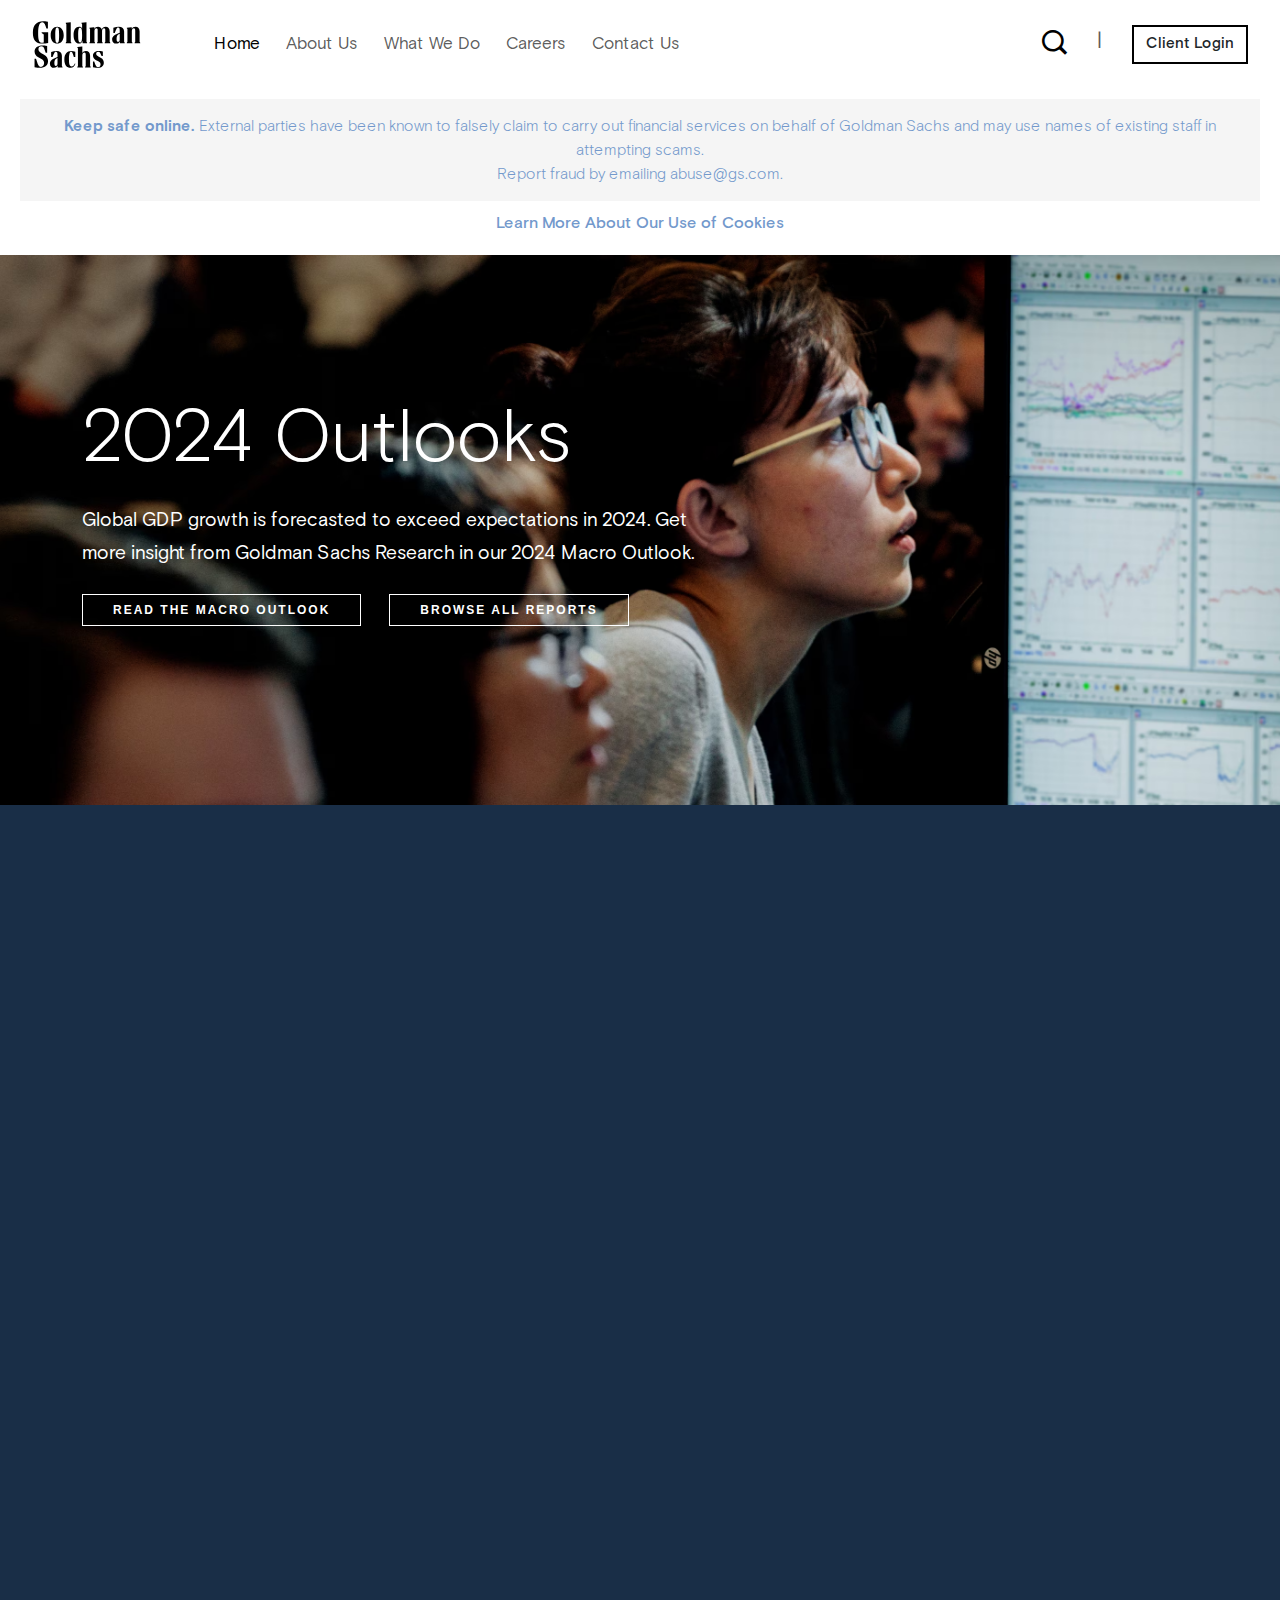
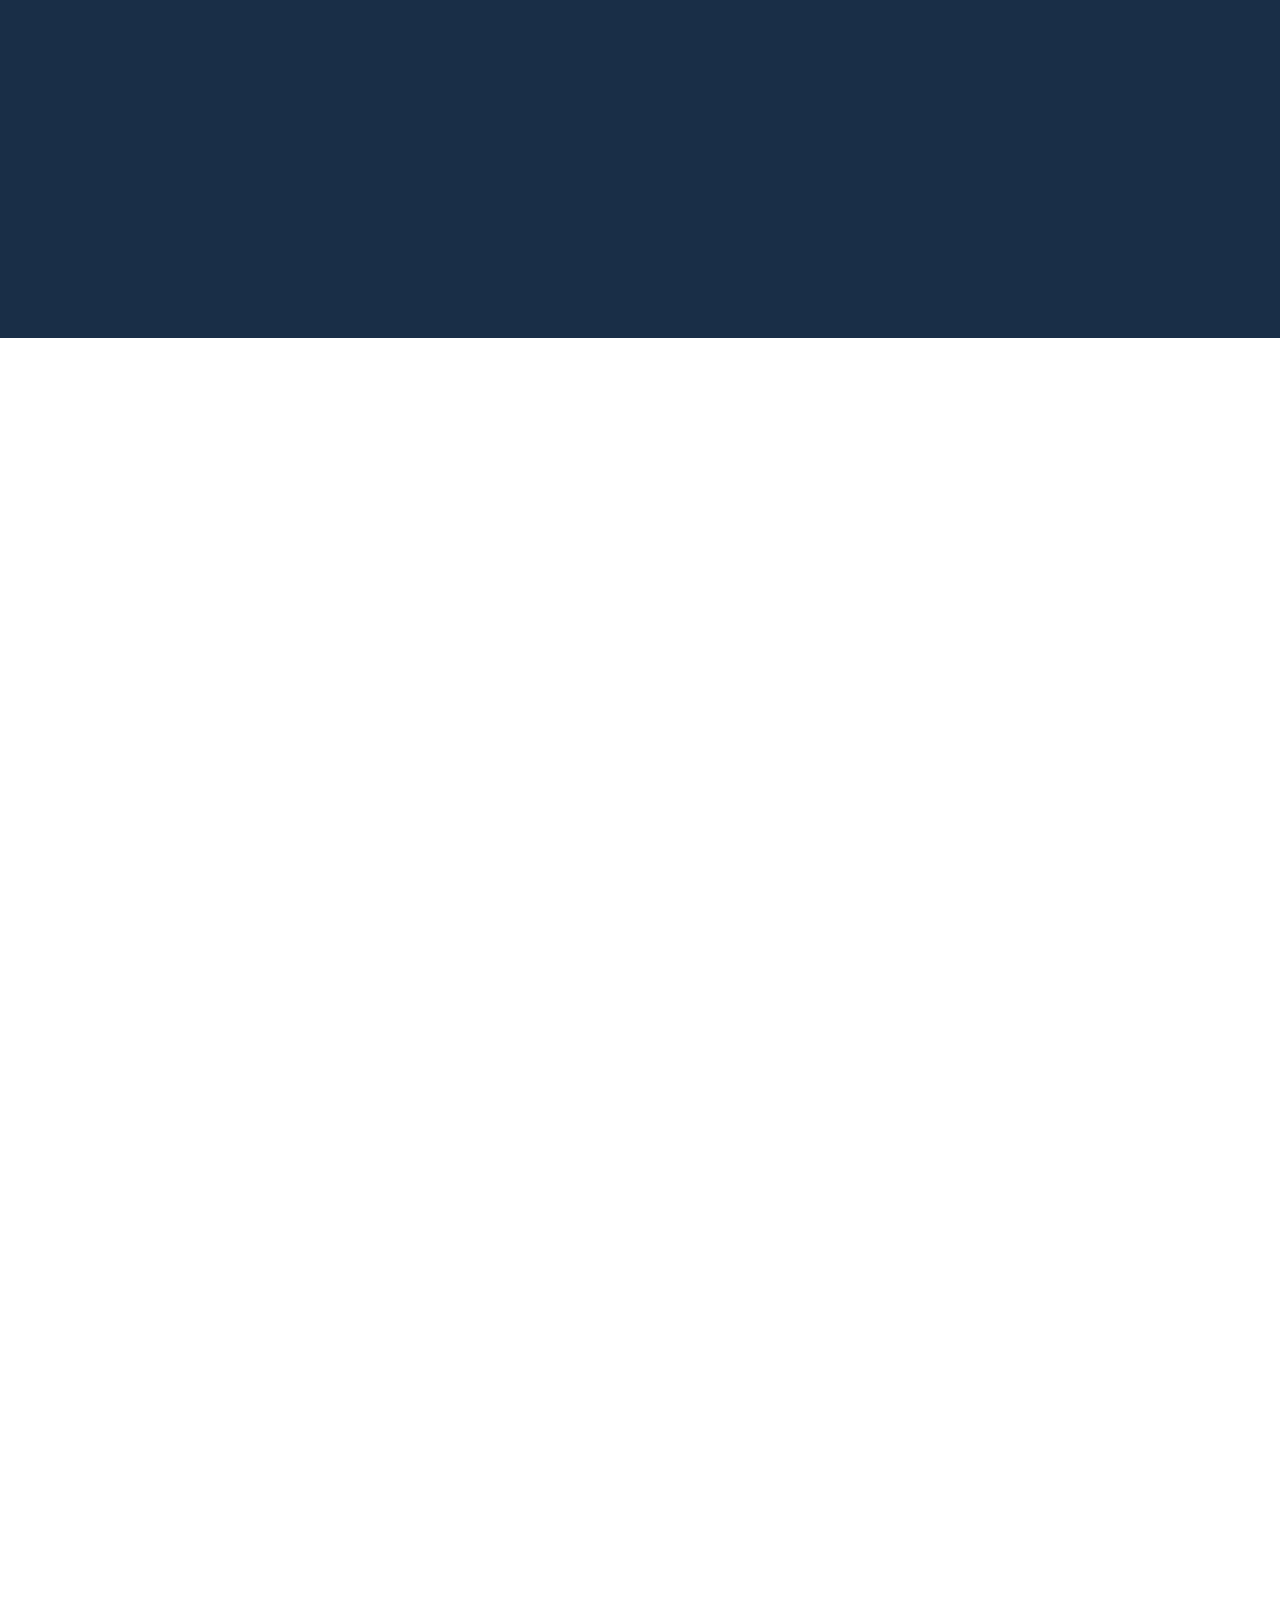
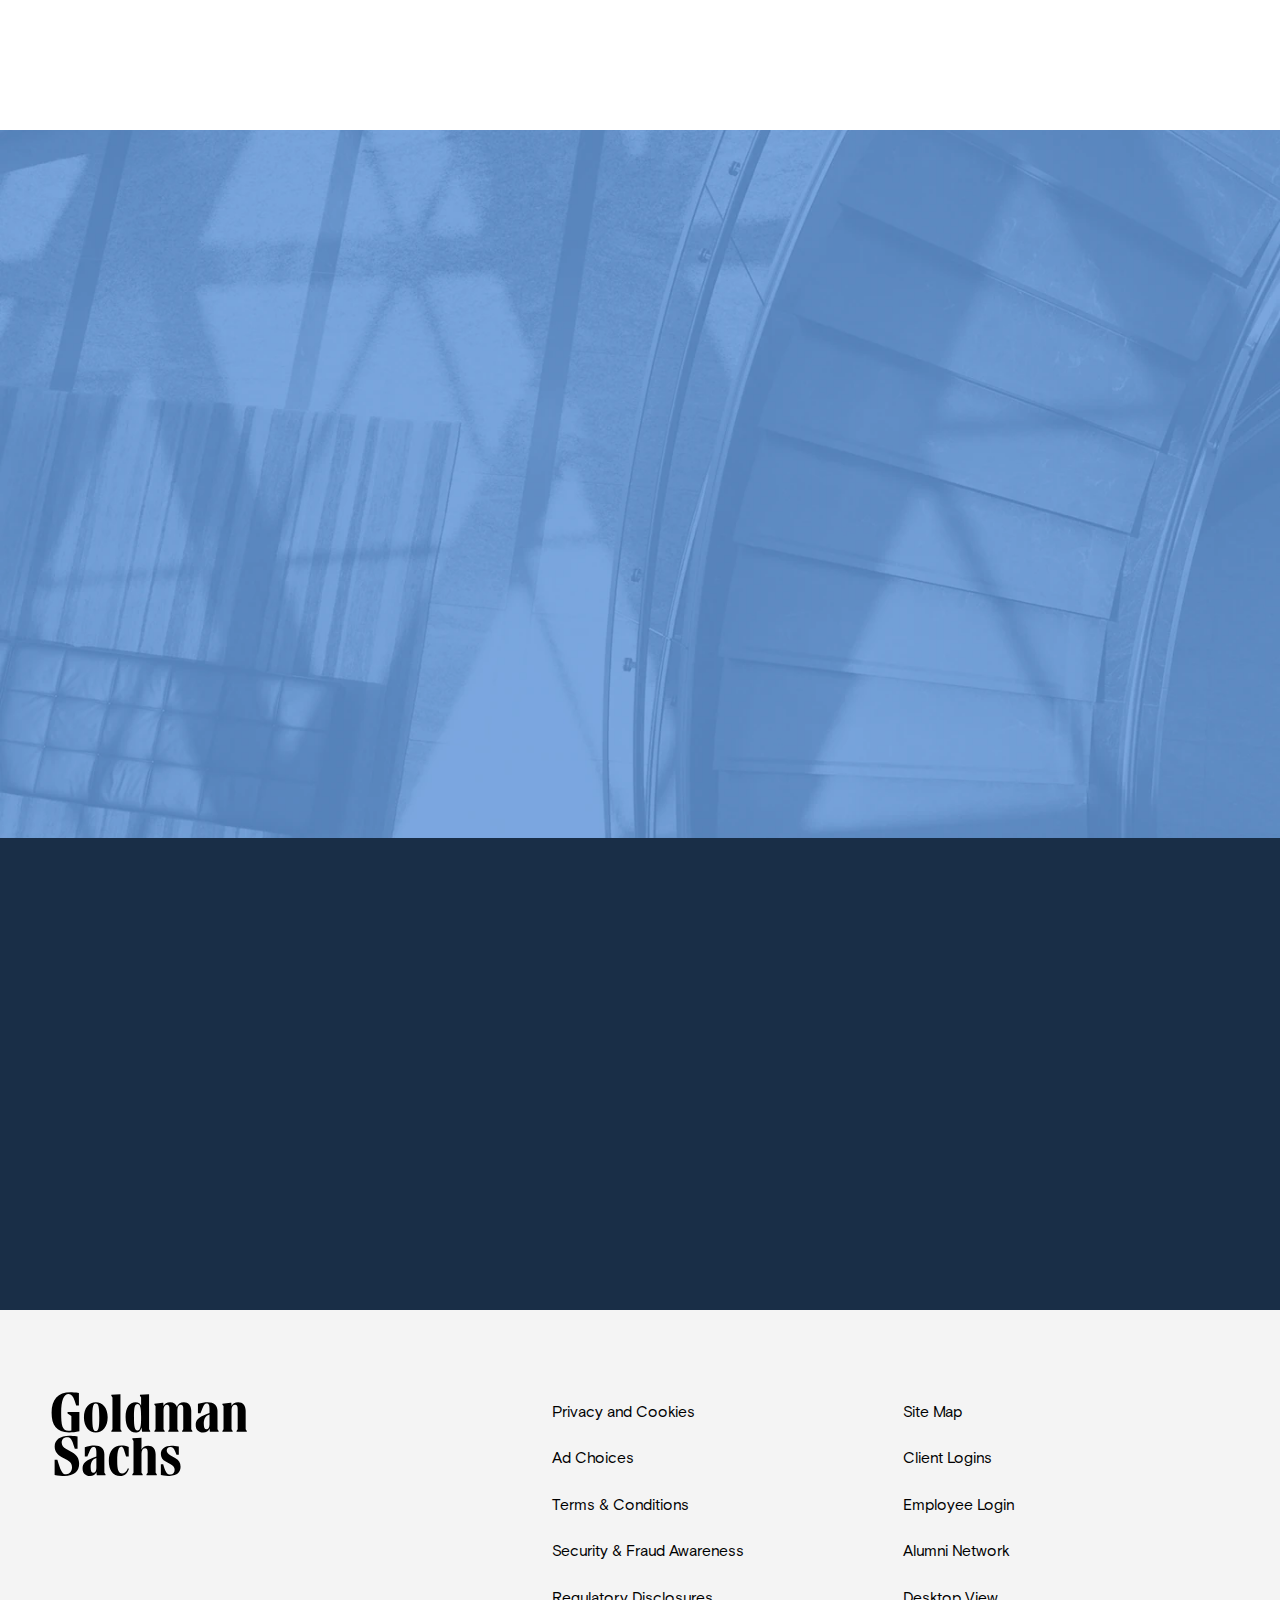
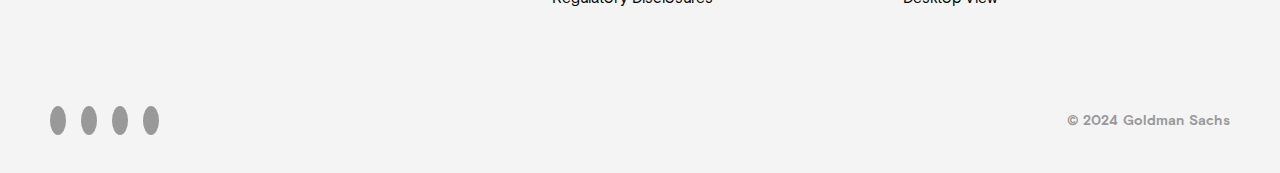
<file: index.html>
<!doctype html>
<html lang="en">
    <head>
        <title>Goldmansachs</title>
        <!-- Required meta tags -->
        <meta charset="utf-8" />
        <meta name="viewport" content="width=device-width, initial-scale=1, shrink-to-fit=no"/>

        <!-- Bootstrap CSS v5.2.1 -->
        <link href="bootstrap/css/bootstrap.min.css" rel="stylesheet"/>
          <!-- Custom CSS -->
  <link rel="stylesheet" href="sitecss/styles.css">
  <link rel="stylesheet" href="sitecss/responsive.css">
  <!-- Font Awesome -->
  <script src="sitejs/font-awesome.js"></script>
  <!-- Line Awesome CSS -->
  <link rel="stylesheet" href="line-awesome/css/line-awesome.css">
  <link rel="stylesheet" href="line-awesome/css/line-awesome.min.css">
  <!-- Animate CSS -->
  <link rel="stylesheet" href="sitecss/animate.css">
  <!-- Slick Carousel CSS -->
  <link rel="stylesheet" href="slick-1.8.1/slick-1.8.1/slick/slick.css">
  <link rel="stylesheet" href="slick-1.8.1/slick-1.8.1/slick/slick-theme.css">
  <!-- Icofont CSS -->
  <link rel="stylesheet" href="icofont/icofont.min.css">
  <!-- AOS CSS -->
  <link rel="stylesheet" href="aos/aos.css">
    </head>

    <body>

        <header>
            <!-- place navbar here -->
            <nav
                class="navbar navbar-expand-lg navbar-light"
            >
                <div class="container-fluid nav-container">
                    <a class="navbar-brand" href="index.html"><img src="siteimg/goldman-logo.svg" alt="" class="img-logo"></a>
                    <button
                        class="navbar-toggler toggle-btn d-lg-none"
                        type="button"
                        data-bs-toggle="collapse"
                        data-bs-target="#collapsibleNavId"
                        aria-controls="collapsibleNavId"
                        aria-expanded="false"
                        aria-label="Toggle navigation"
                    >
                        <span class="fa fa-bars"></span>
                    </button>
                    <div class="collapse navbar-collapse" id="collapsibleNavId">
                        <ul class="navbar-nav me-auto mt-2 mt-lg-0 ms-lg-5">
                            <li class="nav-item">
                                <a class="nav-link active" href="index.html" aria-current="page"
                                    >Home
                                </a>
                            </li>
                            <li class="nav-item">
                                <a class="nav-link" href="about.html">About Us</a>
                            </li>

                            <li class="nav-item">
                                <a class="nav-link" href="whatwedo.html">What We Do</a>
                            </li>

                            <li class="nav-item">
                                <a class="nav-link" href="careers.html">Careers</a>
                            </li>

                            <li class="nav-item">
                                <a class="nav-link" href="contact.html">Contact Us</a>
                            </li>
        
                        </ul>
                        <div class="d-flex my-2 my-lg-0">
                            <span class="icofont-search-1 search-icon d-lg-inline d-none"></span>
                            <span class="nav-divider d-lg-inline d-none">|</span>
                            <a href="login.html" class="btn btn-login">Client Login</a>
                        </div>
                    </div>
                </div>
            </nav>
            
        </header>

        <main>

            <div class="cookies-area text-center">
                <div class="cookie-area-one">
                    <a href="#un">
                       <strong> Keep safe online.</strong> External parties have been known to falsely claim to carry out financial services on behalf of Goldman Sachs and may use names of existing staff in attempting scams. <br>
Report fraud by emailing abuse@gs.com.
                    </a>
                </div>
                <div class="cookie-area-two">
                    <a href="#un">Learn More About Our Use of Cookies</a>
                </div>
            </div>

            <div class="banner-area d-md-block d-none">
               <div class="container">
                <div class="row">
                <div class="col-md-9 col-lg-7">
                 <h1>2024 Outlooks</h1>
                 <p>Global GDP growth is forecasted to exceed expectations in 2024. Get more insight from Goldman Sachs Research in our 2024 Macro Outlook.</p>
                 <div class="mt-4">
                 <a href="#un" class="btn btn-banner">Read the Macro Outlook</a>
                 <a href="#un" class="btn btn-banner ms-4">Browse All Reports</a>
                </div>
                </div>
                </div>
               </div>
            </div>

            <div class="mobile-banner d-md-none d-block">
                <img src="siteimg/goldmans-banner.avif" alt="" class="img img-fluid">
                <div class="position-relative overlay-cover">
                    <div class="outlook-overlay">
                       <h1>2024 Outlooks</h1>
                       <p>Global GDP growth is forecasted to exceed expectations in 2024. Get more insight from Goldman Sachs Research in our 2024 Macro Outlook.</p>
                       <div class="mt-5">
                       <a href="#un" class="btn btn-banner w-100">Read the Macro Outlook</a>
                       <br><br>
                       <a href="#un" class="btn btn-banner w-100">Browse All Reports</a>
                    </div>
                    </div>
                </div>
            </div>

            <section class="discover-area">
                <div class="container wow fadeIn" data-wow-duration="1500">
                    <div class="text-center first-section">
                        <h1>Discover Goldman Sachs</h1>
                        <div class="row justify-content-center">
                        <div class="col-md-7">
                        <p>Our clients always come first. We serve them through a global network powered by partnership, integrity, and a shared purpose of advancing sustainable economic growth and financial opportunity.</p>
                    </div>
                </div>
                </div>
                </div>
                  <br><br>

                <div class="row">
                    <div class="col-lg-6 g-lg-0">
                        <div class="institute-link corporate wow fadeIn" data-wow-duration="1500">
                            Corporations & Institutions <span class="icofont-rounded-right"></span>
                        </div>
                        <div class="container wow fadeInUp" data-wow-duration="1500" data-wow-delay="0.2s">
                            <div class="col-md-10 mx-auto">
                        <img src="siteimg/corporations-institutions.avif" alt="" class="img img-fluid">
                        <p>We serve a broad range of companies, organizations, and institutions through our financing, investing, execution and advisory capabilities.</p>
                        <div class="mt-4">
                        <a href="#un" class="btn btn-learn">Learn More</a>
                    </div>
                </div>
            </div>
                    </div>
                    <div class="col-lg-6 g-lg-0">
                        <div class="institute-link individual wow fadeIn" data-wow-duration="1500">
                            Individuals <span class="icofont-rounded-right"></span>
                        </div>
                        <div class="container wow fadeInUp" data-wow-duration="1500" data-wow-delay="0.2s">
                            <div class="col-md-10 mx-auto">
                        <img src="siteimg/individuals.avif" alt="" class="img img-fluid">
                        <p>We provide insights, guidance, and services to help you achieve your financial and investing goals.</p>
                        <div class="mt-4">
                        <a href="#un" class="btn btn-learn">Learn More</a>
                    </div>
                    </div>
                </div>
                </div>
                </div>

            </section>

            <section class="default-section">
                <div class="container">
                    <div class="row">
                        <div class="col-lg-6 wow fadeInLeft" data-wow-duration="1500" data-wow-delay="0.2s">
                            <img src="siteimg/client-update.avif" alt="" class="img img-fluid">
                        </div>
                        <div class="col-lg-6 mt-lg-4 wow fadeIn" data-wow-duration="1500">
                            <h1 class="mb-3">An Update on Our Client-Centric Approach to Climate Transition</h1>
                            <p>In a complex environment, sustainability and climate transition remain a priority for our clients – ranging from corporates decarbonizing their businesses to investors in new clean-energy technologies, and we’re well positioned to support them.</p>
                            <p>Read the Goldman Sachs 2023 Task Force on Climate-Related Financial Disclosures Report to learn how the firm is addressing risks and opportunities presented by climate change and the transition to a low carbon economy.</p>
                            <a href="#un" class="btn btn-read">Read the Report</a>
                        </div>
                    </div>
                </div>
            </section>

            <section class="default-section">
                <div class="container">
                    <div class="row">
                        <div class="col-lg-6 mt-lg-5 wow fadeIn order-lg-first order-last" data-wow-duration="1500">
                            <h1 class="mb-3">The Analyst Impact Fund: A Global Competition Awarding Nonprofits Over $500,000</h1>
                            <p>Each year, hundreds of our analysts around the world pitch to senior leadership for grants on behalf of nonprofits. The competition unites our analyst talent by providing a platform for their innovation, drive, and excellence.</p>
                            <a href="#un" class="btn btn-read">See the Impact</a>
                        </div>
                        <div class="col-lg-6 wow fadeInRight" data-wow-duration="1500" data-wow-delay="0.2s">
                            <img src="siteimg/analyst-impact.avif" alt="" class="img img-fluid">
                        </div>
                    </div>
                </div>
            </section>

            <section class="career-home">
                    <div class="row">
                        <div class="col-lg-6 wow fadeInUp order-lg-first order-last" data-wow-duration="1500">
                           <div class="careerhome-textarea">
                             <span class="career-bread">MAKE THINGS POSSIBLE</span>
                             <h1>Careers at Goldman Sachs</h1>
                             <p>Begin your career with the Goldman Sachs 2024 Summer Internship, where your skills can make an impact across our business.</p>
                             <div class="career-btns-area">
                                <a href="#un" class="btn career-btn">Apply to Our 2024 Summer Internship</a>
                                <a href="#un" class="btn career-btn ms-lg-3">Explore Careers</a>
                             </div>
                           </div>
                        </div>

                        <div class="col-lg-6 wow fadeInUp" data-wow-duration="1500" data-wow-delay="0.2s">
                          <img src="siteimg/careers-sidekick-inset.avif" alt="" class="img img-fluid">
                        </div>
                    </div>
            </section>

            <section class="breifings-area">
                <div class="container wow fadeIn" data-wow-duration="1500">
                    <div class="row">
                        <div class="col-lg-4">
                            <h1>BRIEFIN<span class="text-highlight">GS</span></h1>
                        </div>
                        <div class="col-lg-8">
                            <div class="row">
                                <div class="col-md-10">
                            <p>Sign up for BRIEFINGS, a newsletter from Goldman Sachs about trends shaping markets, industries and the global economy.</p>
                        </div>
                        </div>

                        <form action="#" class="newletter">

                            <div class="input-group">
                                <input type="text" name="email" class="form-control form-control-lg" placeholder="Enter your Email" aria-label="Enter your Email" aria-describedby="button-addon2">
                                <button class="btn btn-lg btn-newsletter" type="submit" id="button-addon2"><span class="icofont-arrow-right"></span></button>
                              </div>

                        </form>

                        </div>
                    </div>
                </div>
            </section>

        </main>

        <footer class="footer-area">
            <!-- place footer here -->
            <div class="container">
                <div class="row">
                    <div class="col-lg-5">
                        <img src="siteimg/goldman-logo.svg" alt="" class="logo-footer">
                    </div>

                    <div class="col-lg-7">
                        <div class="row">
                    <div class="col-lg-6">
                        <ul class="footer-list">
                            <li><a href="#un">Privacy and Cookies</a></li>
                            <li><a href="#un">Ad Choices</a></li>
                            <li><a href="#un">Terms & Conditions</a></li>
                            <li><a href="#un">Security & Fraud Awareness</a></li>
                            <li><a href="#un">Regulatory Disclosures</a></li>
                        </ul>
                    </div>

                    <div class="col-lg-6">
                        <ul class="footer-list">
                            <li><a href="#un">Site Map</a></li>
                            <li><a href="#un">Client Logins</a></li>
                            <li><a href="#un">Employee Login</a></li>
                            <li><a href="#un">Alumni Network</a></li>
                            <li><a href="#un">Desktop View</a></li>
                        </ul>
                    </div>
                </div>
                    </div>

                </div>

                <div class="row footer-bot">
                    <div class="col-md-6 text-lg-start text-center">
                       <div class="footer-socials">
                        <a href="#un"><span class="fab fa-linkedin"></span></a>
                        <a href="#un"><span class="fab fa-youtube"></span></a>
                        <a href="#un"><span class="fab fa-instagram"></span></a>
                        <a href="#un"><span class="fab fa-twitter"></span></a>
                       </div>
                    </div>

                    <div class="col-md-6 text-lg-end text-center mt-lg-0 mt-4">
                       <span class="copyright">&copy; 2024 Goldman Sachs</span>
                    </div>
                </div>

            </div>
        </footer>

        <!-- Bootstrap JavaScript Libraries -->
        <script src="bootstrap/js/popper.min.js"></script>
        <script src="bootstrap/js/bootstrap.min.js"></script>
        <!-- Jquery 3.5.1 -->
        <script src="sitejs/jquery-2.1.3.min.js"></script>
              <!-- WOW JS -->
      <script src="sitejs/wow.js"></script>
      <script>
          wow = new WOW(
          {
              boxClass:     'wow',      // default
              animateClass: 'animated', // default
              offset:       0,          // default
              mobile:       true,       // default
              live:         true        // default
          }
          )
          wow.init();
               
      </script>   
      <!-- Custom JS -->
      <script src="sitejs/script.js"></script>
      <!-- AOS JS -->
      <script src="aos/aos.js"></script>
      <script>
                    /**
     * Animation on scroll function and init
     */
     function aos_init() {
              AOS.init({
                duration: 1000,
                easing: 'ease-in-out',
                once: true,
                mirror: false
              });
            }
            window.addEventListener('load', () => {
              aos_init();
            });
      </script>

                       <!-- Jquery Counter Up -->
                       <script src="sitejs/jquery-ui.min.js"></script>
                       <script src="sitejs/waypoints.min.js"></script>
                       <script src="sitejs/jquery.counterup.min.js"></script>
                       <script>
                         $('.counter').counterUp({
                     delay: 10,
                     time: 3000
                   });
                   </script>

    </body>
</html>
</file>
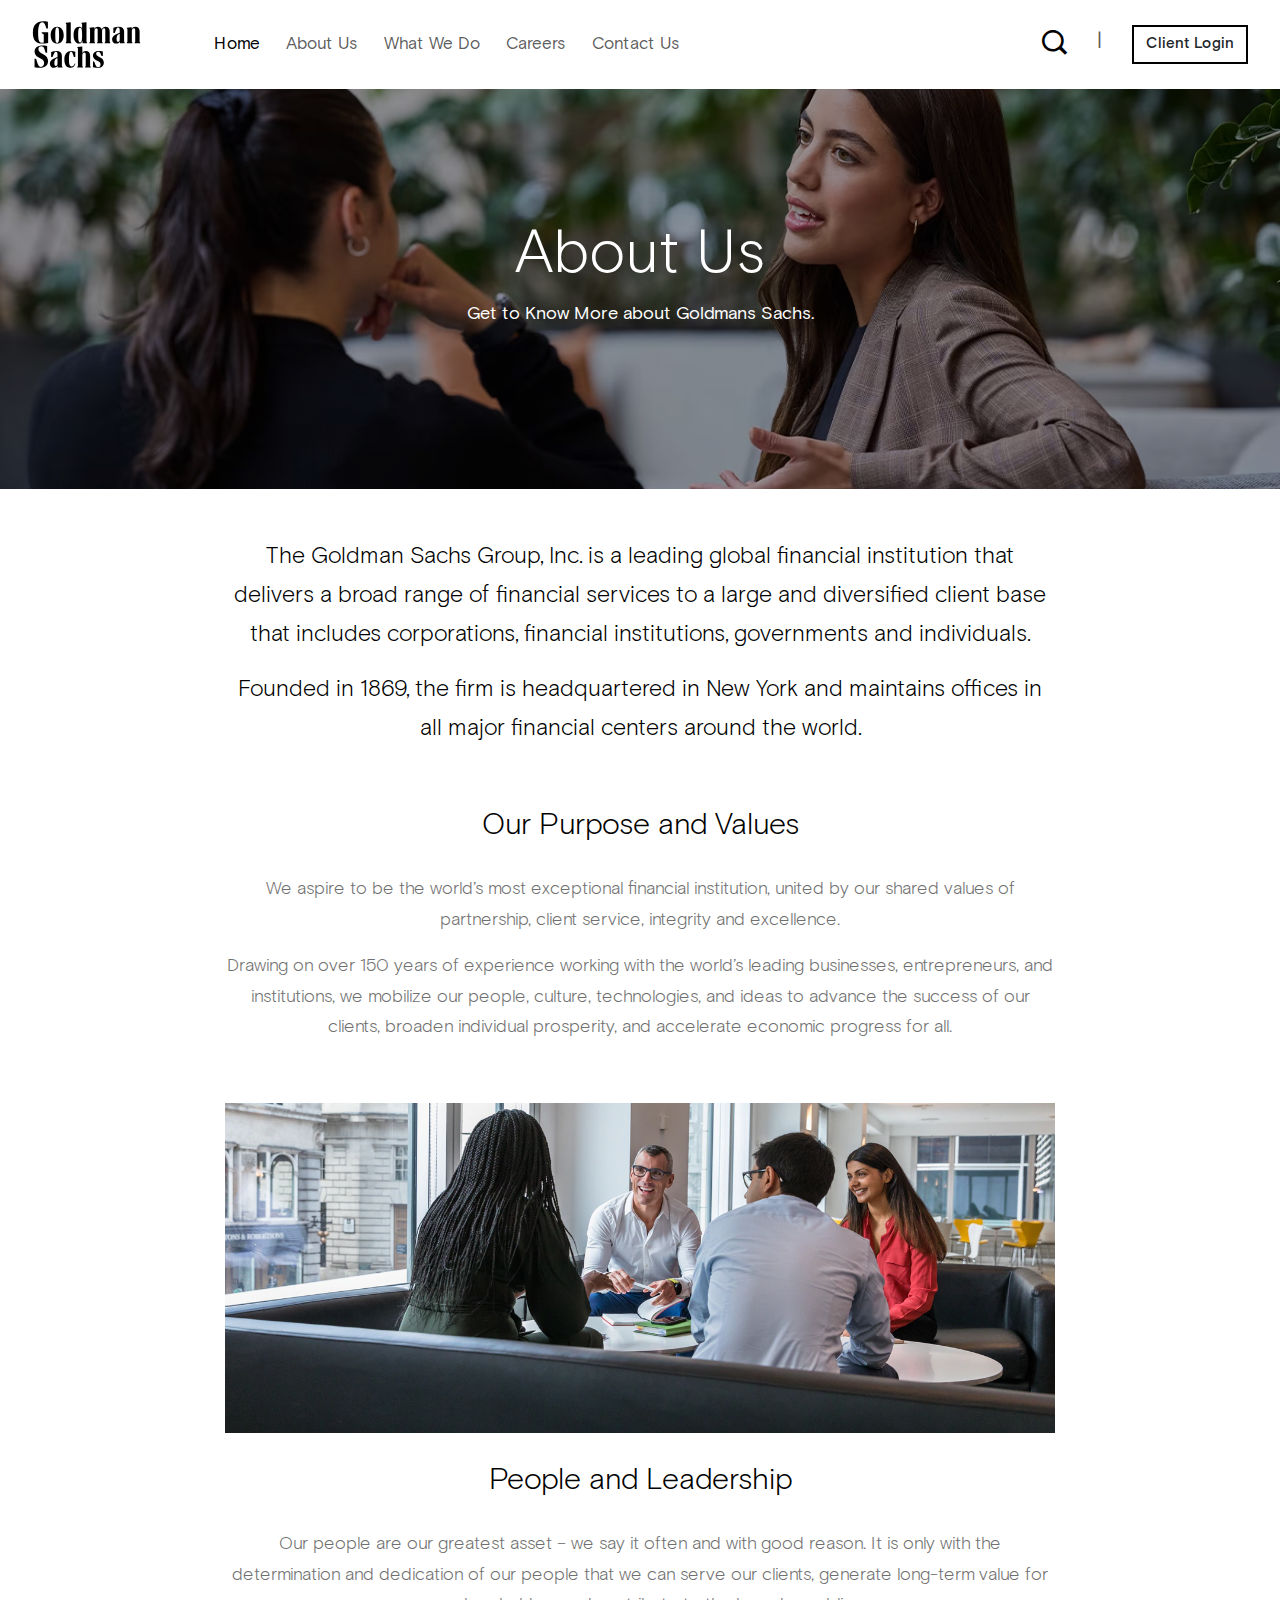
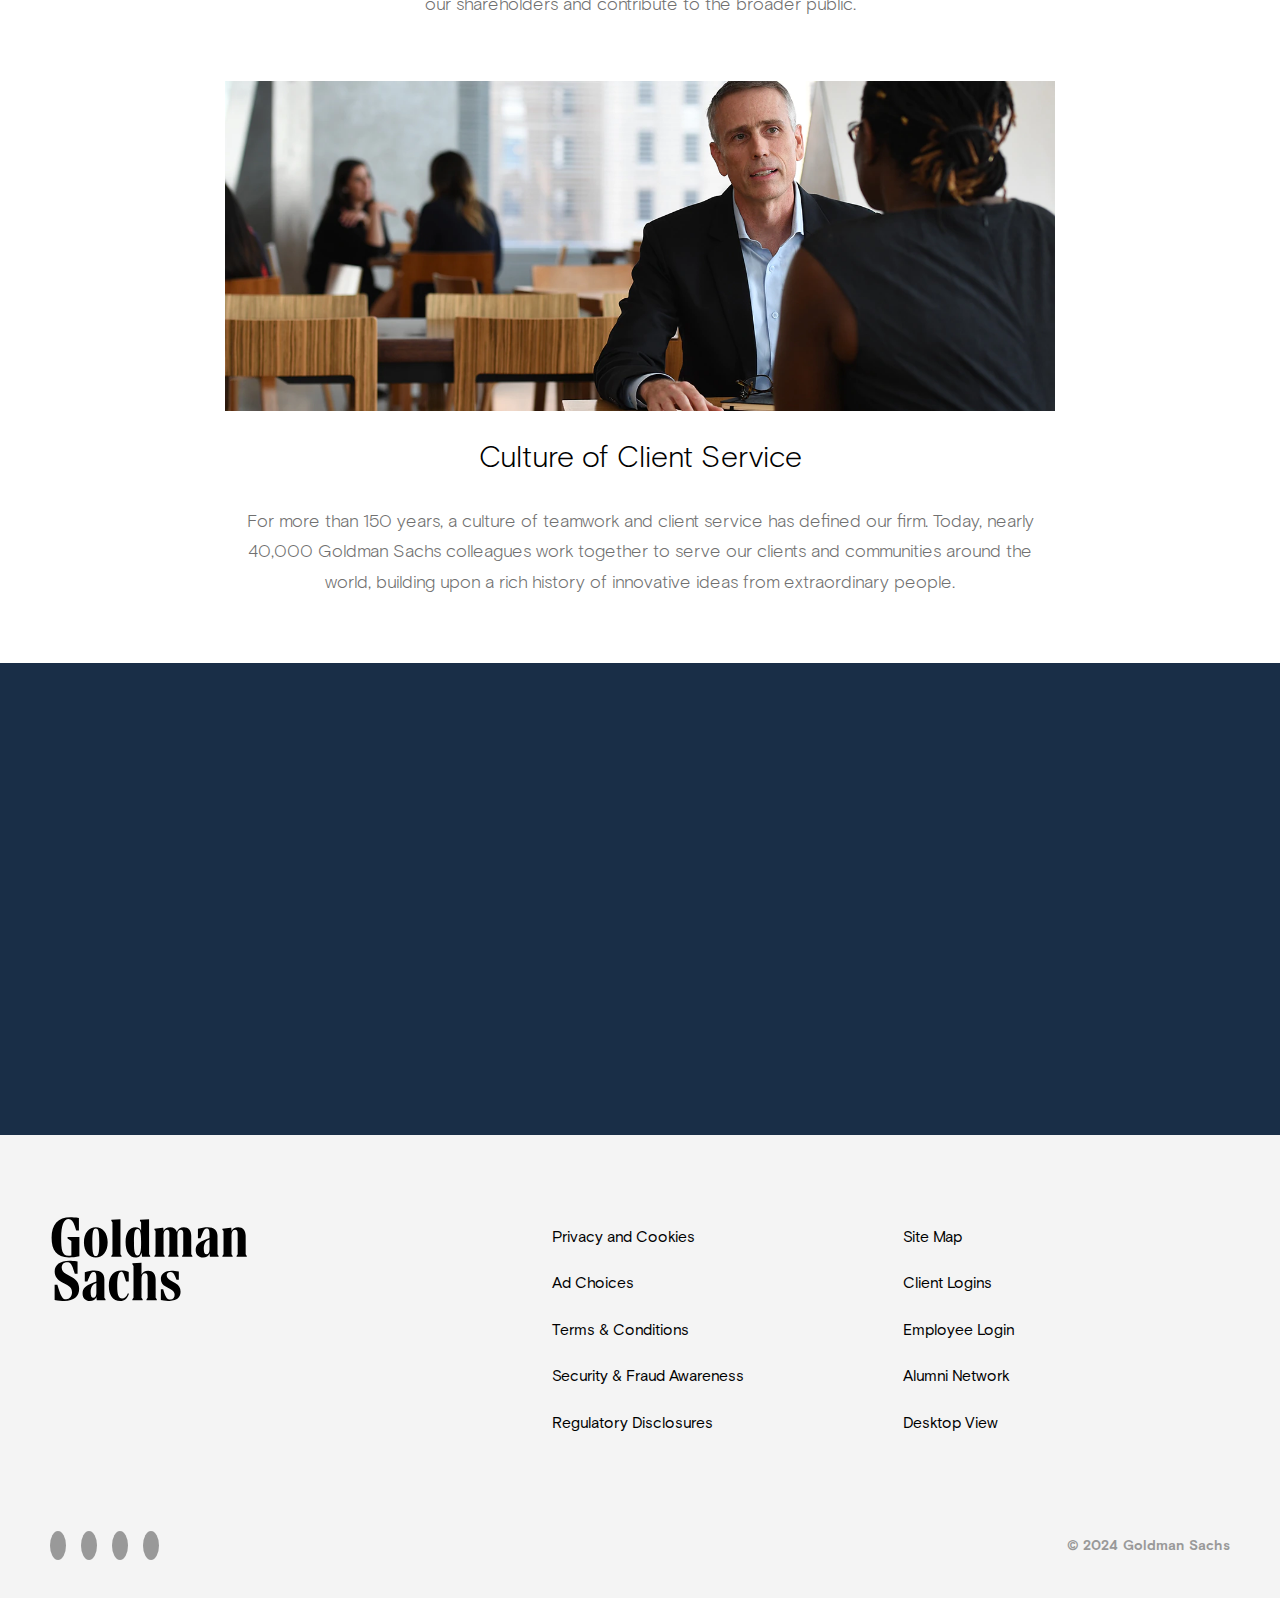
<file: about.html>
<!doctype html>
<html lang="en">
    <head>
        <title>Goldmansachs</title>
        <!-- Required meta tags -->
        <meta charset="utf-8" />
        <meta name="viewport" content="width=device-width, initial-scale=1, shrink-to-fit=no"/>

        <!-- Bootstrap CSS v5.2.1 -->
        <link href="bootstrap/css/bootstrap.min.css" rel="stylesheet"/>
          <!-- Custom CSS -->
  <link rel="stylesheet" href="sitecss/styles.css">
  <link rel="stylesheet" href="sitecss/responsive.css">
  <!-- Font Awesome -->
  <script src="sitejs/font-awesome.js"></script>
  <!-- Line Awesome CSS -->
  <link rel="stylesheet" href="line-awesome/css/line-awesome.css">
  <link rel="stylesheet" href="line-awesome/css/line-awesome.min.css">
  <!-- Animate CSS -->
  <link rel="stylesheet" href="sitecss/animate.css">
  <!-- Slick Carousel CSS -->
  <link rel="stylesheet" href="slick-1.8.1/slick-1.8.1/slick/slick.css">
  <link rel="stylesheet" href="slick-1.8.1/slick-1.8.1/slick/slick-theme.css">
  <!-- Icofont CSS -->
  <link rel="stylesheet" href="icofont/icofont.min.css">
  <!-- AOS CSS -->
  <link rel="stylesheet" href="aos/aos.css">
    </head>

    <body>

        <header>
            <!-- place navbar here -->
            <nav
                class="navbar navbar-expand-lg navbar-light"
            >
                <div class="container-fluid nav-container">
                    <a class="navbar-brand" href="index.html"><img src="siteimg/goldman-logo.svg" alt="" class="img-logo"></a>
                    <button
                        class="navbar-toggler toggle-btn d-lg-none"
                        type="button"
                        data-bs-toggle="collapse"
                        data-bs-target="#collapsibleNavId"
                        aria-controls="collapsibleNavId"
                        aria-expanded="false"
                        aria-label="Toggle navigation"
                    >
                        <span class="fa fa-bars"></span>
                    </button>
                    <div class="collapse navbar-collapse" id="collapsibleNavId">
                        <ul class="navbar-nav me-auto mt-2 mt-lg-0 ms-lg-5">
                            <li class="nav-item">
                                <a class="nav-link active" href="index.html" aria-current="page"
                                    >Home
                                </a>
                            </li>
                            <li class="nav-item">
                                <a class="nav-link" href="about.html">About Us</a>
                            </li>

                            <li class="nav-item">
                                <a class="nav-link" href="whatwedo.html">What We Do</a>
                            </li>

                            <li class="nav-item">
                                <a class="nav-link" href="careers.html">Careers</a>
                            </li>

                            <li class="nav-item">
                                <a class="nav-link" href="contact.html">Contact Us</a>
                            </li>
        
                        </ul>
                        <div class="d-flex my-2 my-lg-0">
                            <span class="icofont-search-1 search-icon d-lg-inline d-none"></span>
                            <span class="nav-divider d-lg-inline d-none">|</span>
                            <a href="login.html" class="btn btn-login">Client Login</a>
                        </div>
                    </div>
                </div>
            </nav>
            
        </header>

        <main>

            <div class="other-banners">
                <div class="container">
                    <div class="row justify-content-center">
                        <div class="col-md-6 col-lg-8 text-center">
                         <h1>About Us</h1>
                         <p>Get to Know More about Goldmans Sachs.</p>
                        </div>
                    </div>
                </div>
            </div>

            <section class="py-5">
                <div class="container">
                    <div class="row justify-content-center">
                        <div class="col-lg-9 text-center">
                           <div class="about-content">
                            <p>The Goldman Sachs Group, Inc. is a leading global financial institution that delivers a broad range of financial services to a large and diversified client base that includes corporations, financial institutions, governments and individuals.</p>
                            <p>Founded in 1869, the firm is headquartered in New York and maintains offices in all major financial centers around the world.</p>
                           </div>

                           <div class="about-subcontent">
                            <h3>Our Purpose and Values</h3>
                            <p>We aspire to be the world’s most exceptional financial institution, united by our shared values of partnership, client service, integrity and excellence. </p>
                            <p>Drawing on over 150 years of experience working with the world’s leading businesses, entrepreneurs, and institutions, we mobilize our people, culture, technologies, and ideas to advance the success of our clients, broaden individual prosperity, and accelerate economic progress for all.</p>
                           </div>

                           <div class="about-subcontent">
                            <img src="siteimg/our-people-and-leadership.webp" alt="" class="img img-fluid">
                            <h3>People and Leadership</h3>
                            <p>Our people are our greatest asset – we say it often and with good reason. It is only with the determination and dedication of our people that we can serve our clients, generate long-term value for our shareholders and contribute to the broader public.</p>
                           </div>

                           <div class="about-subcontent">
                            <img src="siteimg/client-service.webp" alt="" class="img img-fluid">
                            <h3>Culture of Client Service</h3>
                            <p>For more than 150 years, a culture of teamwork and client service has defined our firm. Today, nearly 40,000 Goldman Sachs colleagues work together to serve our clients and communities around the world, building upon a rich history of innovative ideas from extraordinary people.</p>
                           </div>

                        </div>
                    </div>
                </div>
            </section>

            <section class="breifings-area">
                <div class="container wow fadeIn" data-wow-duration="1500">
                    <div class="row">
                        <div class="col-lg-4">
                            <h1>BRIEFIN<span class="text-highlight">GS</span></h1>
                        </div>
                        <div class="col-lg-8">
                            <div class="row">
                                <div class="col-md-10">
                            <p>Sign up for BRIEFINGS, a newsletter from Goldman Sachs about trends shaping markets, industries and the global economy.</p>
                        </div>
                        </div>

                        <form action="#" class="newletter">

                            <div class="input-group">
                                <input type="text" name="email" class="form-control form-control-lg" placeholder="Enter your Email" aria-label="Enter your Email" aria-describedby="button-addon2">
                                <button class="btn btn-lg btn-newsletter" type="submit" id="button-addon2"><span class="icofont-arrow-right"></span></button>
                              </div>

                        </form>

                        </div>
                    </div>
                </div>
            </section>

        </main>

        <footer class="footer-area">
            <!-- place footer here -->
            <div class="container">
                <div class="row">
                    <div class="col-lg-5">
                        <img src="siteimg/goldman-logo.svg" alt="" class="logo-footer">
                    </div>

                    <div class="col-lg-7">
                        <div class="row">
                    <div class="col-lg-6">
                        <ul class="footer-list">
                            <li><a href="#un">Privacy and Cookies</a></li>
                            <li><a href="#un">Ad Choices</a></li>
                            <li><a href="#un">Terms & Conditions</a></li>
                            <li><a href="#un">Security & Fraud Awareness</a></li>
                            <li><a href="#un">Regulatory Disclosures</a></li>
                        </ul>
                    </div>

                    <div class="col-lg-6">
                        <ul class="footer-list">
                            <li><a href="#un">Site Map</a></li>
                            <li><a href="#un">Client Logins</a></li>
                            <li><a href="#un">Employee Login</a></li>
                            <li><a href="#un">Alumni Network</a></li>
                            <li><a href="#un">Desktop View</a></li>
                        </ul>
                    </div>
                </div>
                    </div>

                </div>

                <div class="row footer-bot">
                    <div class="col-md-6 text-lg-start text-center">
                       <div class="footer-socials">
                        <a href="#un"><span class="fab fa-linkedin"></span></a>
                        <a href="#un"><span class="fab fa-youtube"></span></a>
                        <a href="#un"><span class="fab fa-instagram"></span></a>
                        <a href="#un"><span class="fab fa-twitter"></span></a>
                       </div>
                    </div>

                    <div class="col-md-6 text-lg-end text-center mt-lg-0 mt-4">
                       <span class="copyright">&copy; 2024 Goldman Sachs</span>
                    </div>
                </div>

            </div>
        </footer>

        <!-- Bootstrap JavaScript Libraries -->
        <script src="bootstrap/js/popper.min.js"></script>
        <script src="bootstrap/js/bootstrap.min.js"></script>
        <!-- Jquery 3.5.1 -->
        <script src="sitejs/jquery-2.1.3.min.js"></script>
              <!-- WOW JS -->
      <script src="sitejs/wow.js"></script>
      <script>
          wow = new WOW(
          {
              boxClass:     'wow',      // default
              animateClass: 'animated', // default
              offset:       0,          // default
              mobile:       true,       // default
              live:         true        // default
          }
          )
          wow.init();
               
      </script>   
      <!-- Custom JS -->
      <script src="sitejs/script.js"></script>
      <!-- AOS JS -->
      <script src="aos/aos.js"></script>
      <script>
                    /**
     * Animation on scroll function and init
     */
     function aos_init() {
              AOS.init({
                duration: 1000,
                easing: 'ease-in-out',
                once: true,
                mirror: false
              });
            }
            window.addEventListener('load', () => {
              aos_init();
            });
      </script>

                       <!-- Jquery Counter Up -->
                       <script src="sitejs/jquery-ui.min.js"></script>
                       <script src="sitejs/waypoints.min.js"></script>
                       <script src="sitejs/jquery.counterup.min.js"></script>
                       <script>
                         $('.counter').counterUp({
                     delay: 10,
                     time: 3000
                   });
                   </script>

    </body>
</html>
</file>
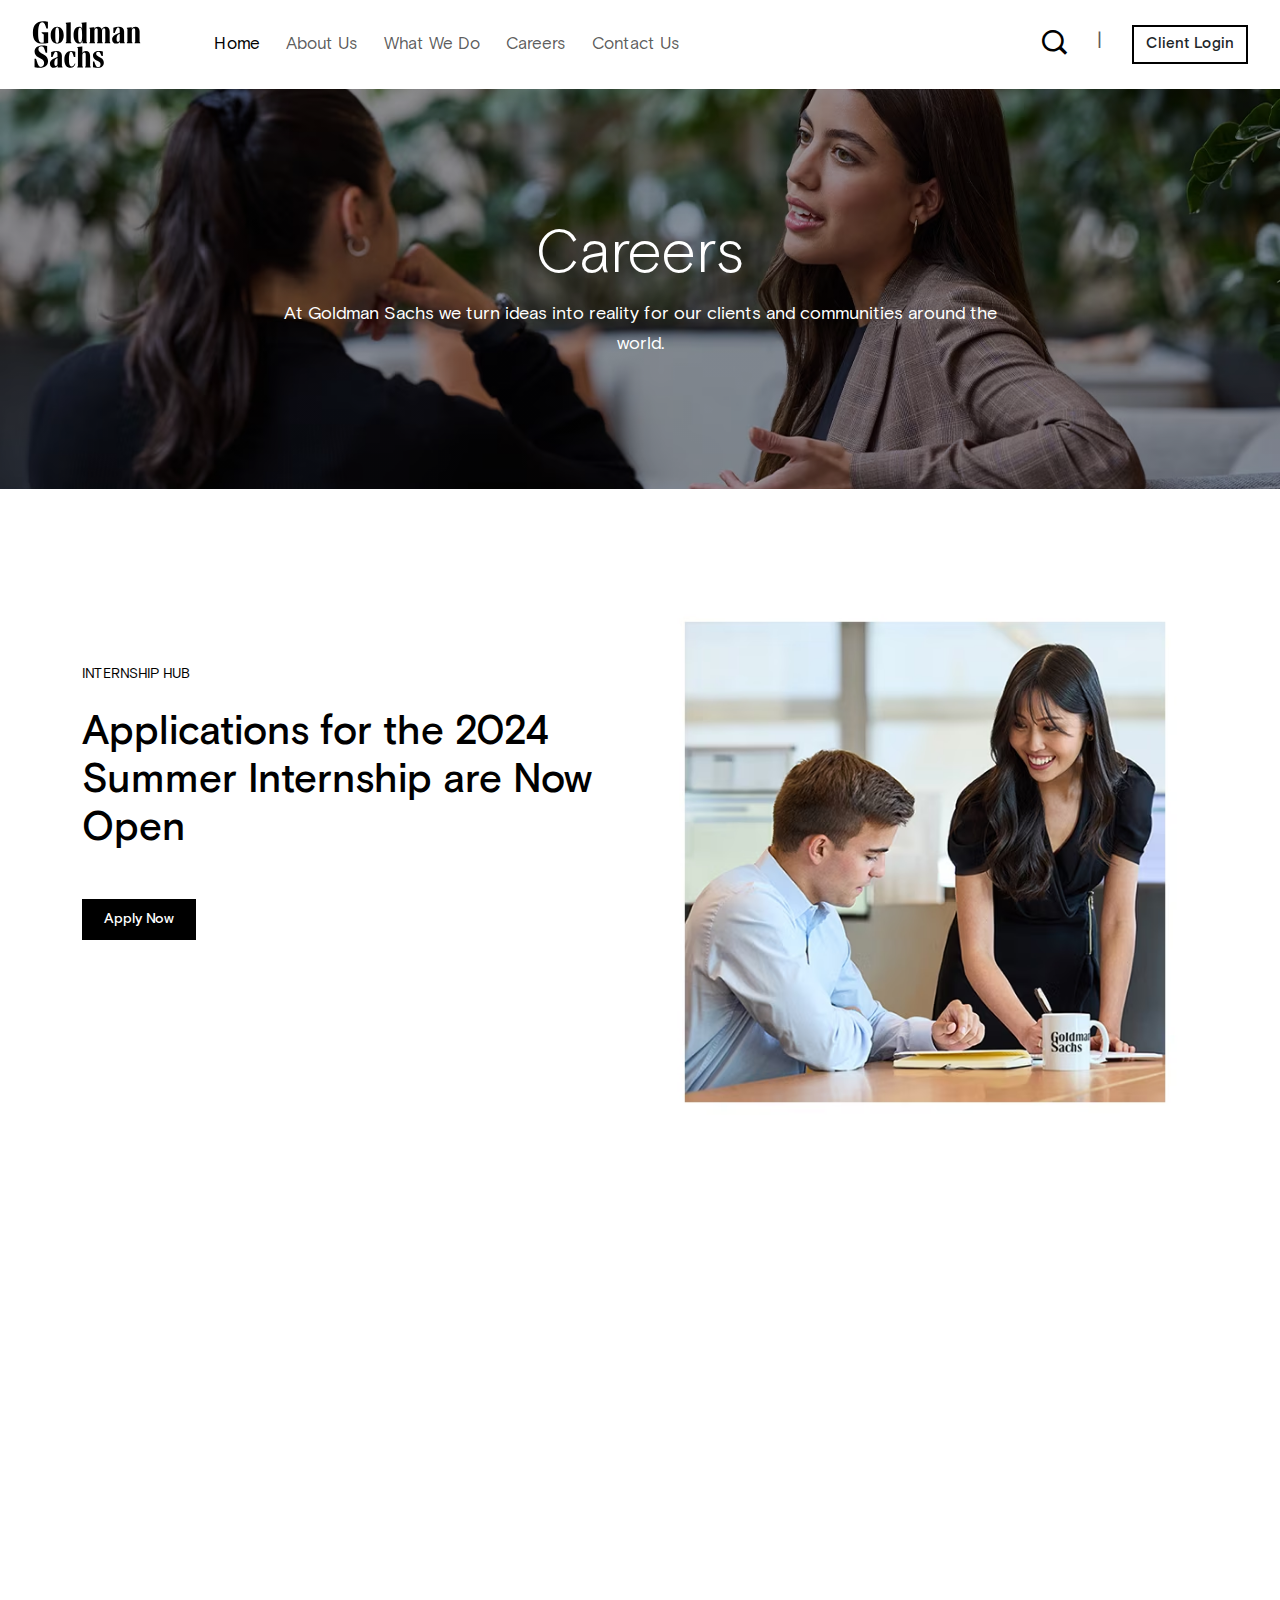
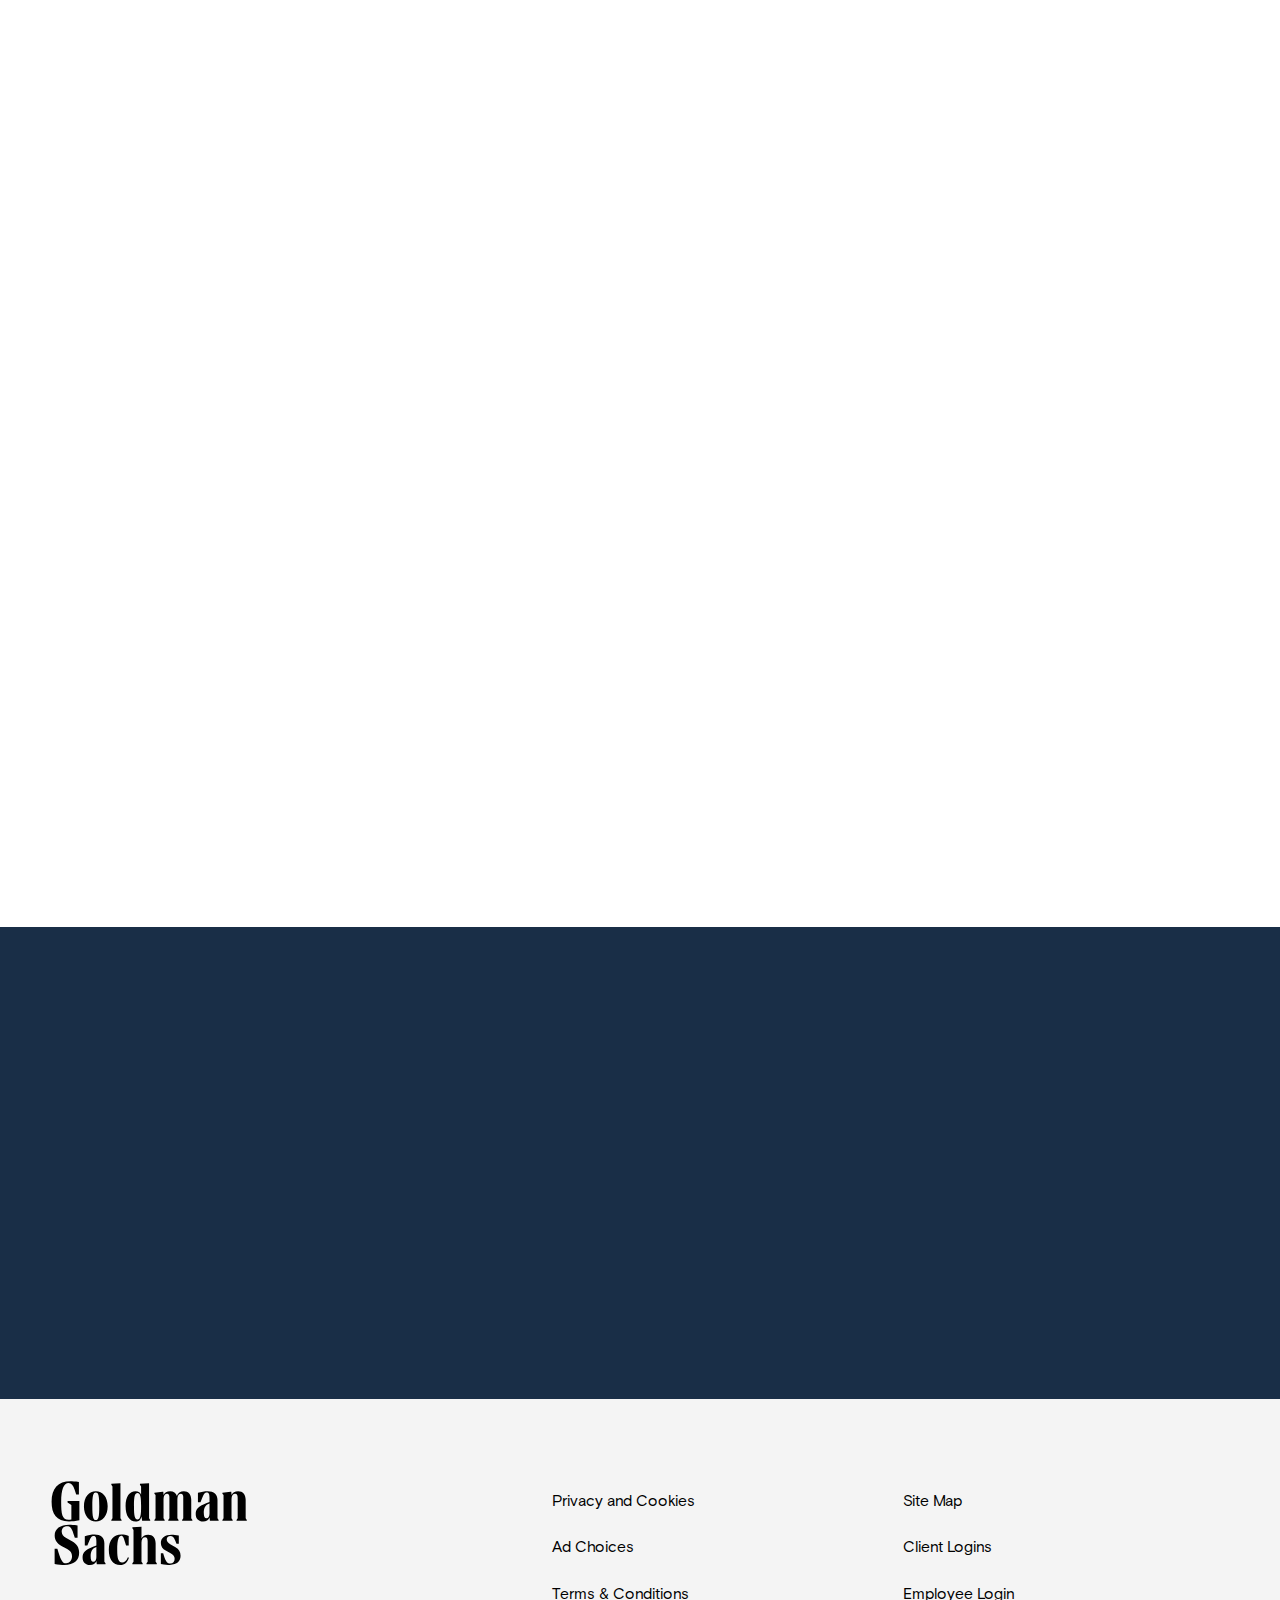
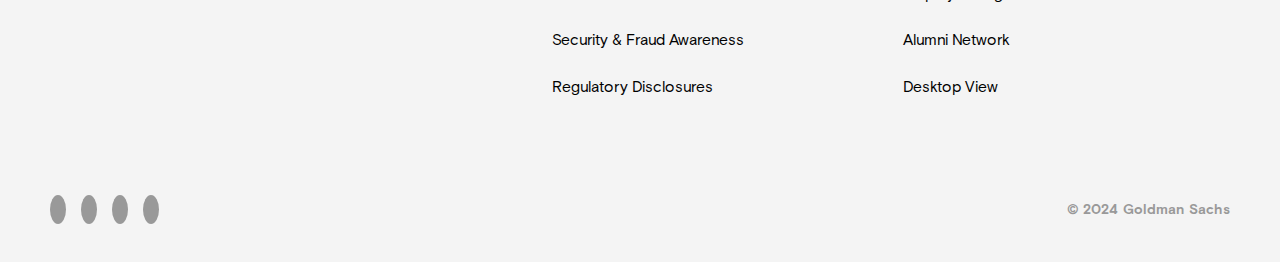
<file: careers.html>
<!doctype html>
<html lang="en">
    <head>
        <title>Goldmansachs</title>
        <!-- Required meta tags -->
        <meta charset="utf-8" />
        <meta name="viewport" content="width=device-width, initial-scale=1, shrink-to-fit=no"/>

        <!-- Bootstrap CSS v5.2.1 -->
        <link href="bootstrap/css/bootstrap.min.css" rel="stylesheet"/>
          <!-- Custom CSS -->
  <link rel="stylesheet" href="sitecss/styles.css">
  <link rel="stylesheet" href="sitecss/responsive.css">
  <!-- Font Awesome -->
  <script src="sitejs/font-awesome.js"></script>
  <!-- Line Awesome CSS -->
  <link rel="stylesheet" href="line-awesome/css/line-awesome.css">
  <link rel="stylesheet" href="line-awesome/css/line-awesome.min.css">
  <!-- Animate CSS -->
  <link rel="stylesheet" href="sitecss/animate.css">
  <!-- Slick Carousel CSS -->
  <link rel="stylesheet" href="slick-1.8.1/slick-1.8.1/slick/slick.css">
  <link rel="stylesheet" href="slick-1.8.1/slick-1.8.1/slick/slick-theme.css">
  <!-- Icofont CSS -->
  <link rel="stylesheet" href="icofont/icofont.min.css">
  <!-- AOS CSS -->
  <link rel="stylesheet" href="aos/aos.css">
    </head>

    <body>

        <header>
            <!-- place navbar here -->
            <nav
                class="navbar navbar-expand-lg navbar-light"
            >
                <div class="container-fluid nav-container">
                    <a class="navbar-brand" href="index.html"><img src="siteimg/goldman-logo.svg" alt="" class="img-logo"></a>
                    <button
                        class="navbar-toggler toggle-btn d-lg-none"
                        type="button"
                        data-bs-toggle="collapse"
                        data-bs-target="#collapsibleNavId"
                        aria-controls="collapsibleNavId"
                        aria-expanded="false"
                        aria-label="Toggle navigation"
                    >
                        <span class="fa fa-bars"></span>
                    </button>
                    <div class="collapse navbar-collapse" id="collapsibleNavId">
                        <ul class="navbar-nav me-auto mt-2 mt-lg-0 ms-lg-5">
                            <li class="nav-item">
                                <a class="nav-link active" href="index.html" aria-current="page"
                                    >Home
                                </a>
                            </li>
                            <li class="nav-item">
                                <a class="nav-link" href="about.html">About Us</a>
                            </li>

                            <li class="nav-item">
                                <a class="nav-link" href="whatwedo.html">What We Do</a>
                            </li>

                            <li class="nav-item">
                                <a class="nav-link" href="careers.html">Careers</a>
                            </li>

                            <li class="nav-item">
                                <a class="nav-link" href="contact.html">Contact Us</a>
                            </li>
        
                        </ul>
                        <div class="d-flex my-2 my-lg-0">
                            <span class="icofont-search-1 search-icon d-lg-inline d-none"></span>
                            <span class="nav-divider d-lg-inline d-none">|</span>
                            <a href="login.html" class="btn btn-login">Client Login</a>
                        </div>
                    </div>
                </div>
            </nav>
            
        </header>

        <main>

            <div class="other-banners">
                <div class="container">
                    <div class="row justify-content-center">
                        <div class="col-md-6 col-lg-8 text-center">
                         <h1>Careers</h1>
                         <p>At Goldman Sachs we turn ideas into reality for our clients and communities around the world.</p>
                        </div>
                    </div>
                </div>
            </div>

            <section class="default-section">
                <div class="container">
                    <div class="row">
                        <div class="col-lg-6 mt-lg-5 wow fadeIn order-lg-first order-last" data-wow-duration="1500">
                            <br>
                            <small>INTERNSHIP HUB</small>
                            <br><br>
                            <h1 class="mb-3">Applications for the 2024 Summer Internship are Now Open</h1>
                            <a href="#un" class="btn btn-read">Apply Now</a>
                        </div>
                        <div class="col-lg-6 wow fadeInRight" data-wow-duration="1500" data-wow-delay="0.2s">
                            <img src="siteimg/internship-hub.avif" alt="" class="img img-fluid">
                        </div>
                    </div>
                </div>
            </section>

            <section class="default-section">
                <div class="container">
                    <div class="row">
                        <div class="col-lg-6 wow fadeInLeft" data-wow-duration="1500" data-wow-delay="0.2s">
                            <img src="siteimg/professional-programs.avif" alt="" class="img img-fluid">
                        </div>
                        <div class="col-lg-6 mt-lg-5 wow fadeIn" data-wow-duration="1500">
                            <br>
                            <small>CAREERS PROGRAMS</small>
                            <br><br>
                            <h1 class="mb-3">Programs For Professionals</h1>
                            <a href="#un" class="btn btn-read">Learn More</a>
                        </div>
                    </div>
                </div>
            </section>

            <section class="default-section">
                <div class="container">
                    <div class="row">
                        <div class="col-lg-6 mt-lg-5 wow fadeIn order-lg-first order-last" data-wow-duration="1500">
                            <br>
                            <small>POSSIBILITIES STORIES</small>
                            <br><br>
                            <h1 class="mb-3">How are we making things possible for our people, clients and communities?</h1>
                            <a href="#un" class="btn btn-read">Learn More</a>
                        </div>
                        <div class="col-lg-6 wow fadeInRight" data-wow-duration="1500" data-wow-delay="0.2s">
                            <img src="siteimg/plant.webp" alt="" class="img img-fluid">
                        </div>
                    </div>
                </div>
            </section>

            <section class="breifings-area">
                <div class="container wow fadeIn" data-wow-duration="1500">
                    <div class="row">
                        <div class="col-lg-4">
                            <h1>BRIEFIN<span class="text-highlight">GS</span></h1>
                        </div>
                        <div class="col-lg-8">
                            <div class="row">
                                <div class="col-md-10">
                            <p>Sign up for BRIEFINGS, a newsletter from Goldman Sachs about trends shaping markets, industries and the global economy.</p>
                        </div>
                        </div>

                        <form action="#" class="newletter">

                            <div class="input-group">
                                <input type="text" name="email" class="form-control form-control-lg" placeholder="Enter your Email" aria-label="Enter your Email" aria-describedby="button-addon2">
                                <button class="btn btn-lg btn-newsletter" type="submit" id="button-addon2"><span class="icofont-arrow-right"></span></button>
                              </div>

                        </form>

                        </div>
                    </div>
                </div>
            </section>

        </main>

        <footer class="footer-area">
            <!-- place footer here -->
            <div class="container">
                <div class="row">
                    <div class="col-lg-5">
                        <img src="siteimg/goldman-logo.svg" alt="" class="logo-footer">
                    </div>

                    <div class="col-lg-7">
                        <div class="row">
                    <div class="col-lg-6">
                        <ul class="footer-list">
                            <li><a href="#un">Privacy and Cookies</a></li>
                            <li><a href="#un">Ad Choices</a></li>
                            <li><a href="#un">Terms & Conditions</a></li>
                            <li><a href="#un">Security & Fraud Awareness</a></li>
                            <li><a href="#un">Regulatory Disclosures</a></li>
                        </ul>
                    </div>

                    <div class="col-lg-6">
                        <ul class="footer-list">
                            <li><a href="#un">Site Map</a></li>
                            <li><a href="#un">Client Logins</a></li>
                            <li><a href="#un">Employee Login</a></li>
                            <li><a href="#un">Alumni Network</a></li>
                            <li><a href="#un">Desktop View</a></li>
                        </ul>
                    </div>
                </div>
                    </div>

                </div>

                <div class="row footer-bot">
                    <div class="col-md-6 text-lg-start text-center">
                       <div class="footer-socials">
                        <a href="#un"><span class="fab fa-linkedin"></span></a>
                        <a href="#un"><span class="fab fa-youtube"></span></a>
                        <a href="#un"><span class="fab fa-instagram"></span></a>
                        <a href="#un"><span class="fab fa-twitter"></span></a>
                       </div>
                    </div>

                    <div class="col-md-6 text-lg-end text-center mt-lg-0 mt-4">
                       <span class="copyright">&copy; 2024 Goldman Sachs</span>
                    </div>
                </div>

            </div>
        </footer>

        <!-- Bootstrap JavaScript Libraries -->
        <script src="bootstrap/js/popper.min.js"></script>
        <script src="bootstrap/js/bootstrap.min.js"></script>
        <!-- Jquery 3.5.1 -->
        <script src="sitejs/jquery-2.1.3.min.js"></script>
              <!-- WOW JS -->
      <script src="sitejs/wow.js"></script>
      <script>
          wow = new WOW(
          {
              boxClass:     'wow',      // default
              animateClass: 'animated', // default
              offset:       0,          // default
              mobile:       true,       // default
              live:         true        // default
          }
          )
          wow.init();
               
      </script>   
      <!-- Custom JS -->
      <script src="sitejs/script.js"></script>
      <!-- AOS JS -->
      <script src="aos/aos.js"></script>
      <script>
                    /**
     * Animation on scroll function and init
     */
     function aos_init() {
              AOS.init({
                duration: 1000,
                easing: 'ease-in-out',
                once: true,
                mirror: false
              });
            }
            window.addEventListener('load', () => {
              aos_init();
            });
      </script>

                       <!-- Jquery Counter Up -->
                       <script src="sitejs/jquery-ui.min.js"></script>
                       <script src="sitejs/waypoints.min.js"></script>
                       <script src="sitejs/jquery.counterup.min.js"></script>
                       <script>
                         $('.counter').counterUp({
                     delay: 10,
                     time: 3000
                   });
                   </script>

    </body>
</html>
</file>
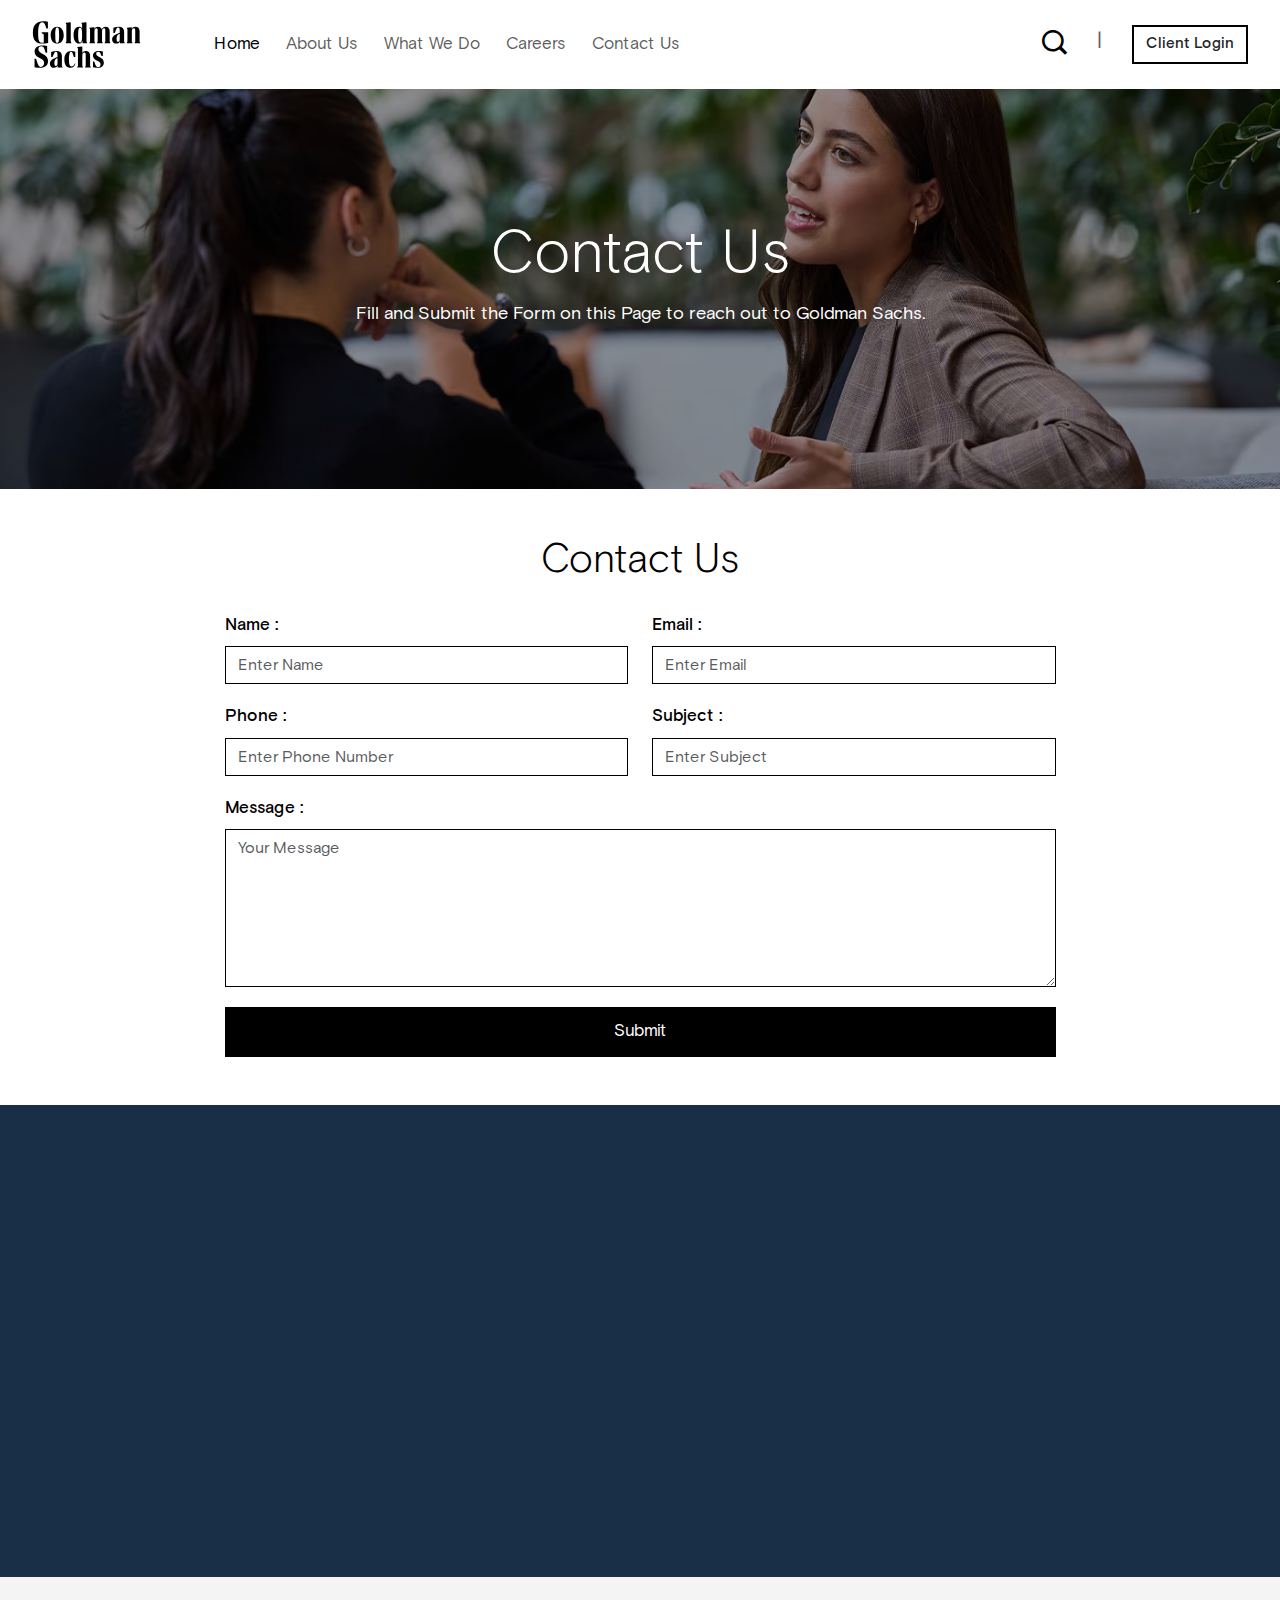
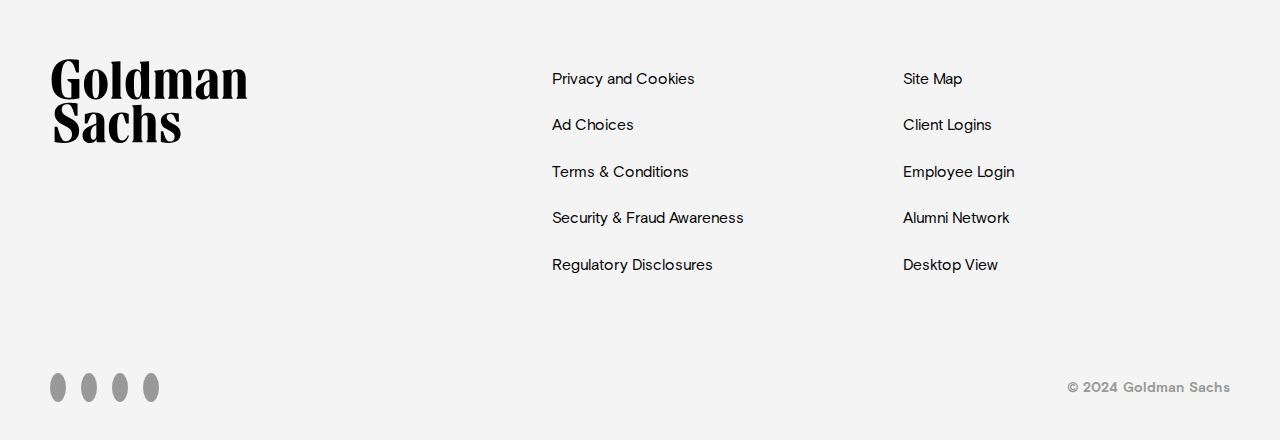
<file: contact.html>
<!doctype html>
<html lang="en">
    <head>
        <title>Goldmansachs</title>
        <!-- Required meta tags -->
        <meta charset="utf-8" />
        <meta name="viewport" content="width=device-width, initial-scale=1, shrink-to-fit=no"/>

        <!-- Bootstrap CSS v5.2.1 -->
        <link href="bootstrap/css/bootstrap.min.css" rel="stylesheet"/>
          <!-- Custom CSS -->
  <link rel="stylesheet" href="sitecss/styles.css">
  <link rel="stylesheet" href="sitecss/responsive.css">
  <!-- Font Awesome -->
  <script src="sitejs/font-awesome.js"></script>
  <!-- Line Awesome CSS -->
  <link rel="stylesheet" href="line-awesome/css/line-awesome.css">
  <link rel="stylesheet" href="line-awesome/css/line-awesome.min.css">
  <!-- Animate CSS -->
  <link rel="stylesheet" href="sitecss/animate.css">
  <!-- Slick Carousel CSS -->
  <link rel="stylesheet" href="slick-1.8.1/slick-1.8.1/slick/slick.css">
  <link rel="stylesheet" href="slick-1.8.1/slick-1.8.1/slick/slick-theme.css">
  <!-- Icofont CSS -->
  <link rel="stylesheet" href="icofont/icofont.min.css">
  <!-- AOS CSS -->
  <link rel="stylesheet" href="aos/aos.css">
    </head>

    <body>

        <header>
            <!-- place navbar here -->
            <nav
                class="navbar navbar-expand-lg navbar-light"
            >
                <div class="container-fluid nav-container">
                    <a class="navbar-brand" href="index.html"><img src="siteimg/goldman-logo.svg" alt="" class="img-logo"></a>
                    <button
                        class="navbar-toggler toggle-btn d-lg-none"
                        type="button"
                        data-bs-toggle="collapse"
                        data-bs-target="#collapsibleNavId"
                        aria-controls="collapsibleNavId"
                        aria-expanded="false"
                        aria-label="Toggle navigation"
                    >
                        <span class="fa fa-bars"></span>
                    </button>
                    <div class="collapse navbar-collapse" id="collapsibleNavId">
                        <ul class="navbar-nav me-auto mt-2 mt-lg-0 ms-lg-5">
                            <li class="nav-item">
                                <a class="nav-link active" href="index.html" aria-current="page"
                                    >Home
                                </a>
                            </li>
                            <li class="nav-item">
                                <a class="nav-link" href="about.html">About Us</a>
                            </li>

                            <li class="nav-item">
                                <a class="nav-link" href="whatwedo.html">What We Do</a>
                            </li>

                            <li class="nav-item">
                                <a class="nav-link" href="careers.html">Careers</a>
                            </li>

                            <li class="nav-item">
                                <a class="nav-link" href="contact.html">Contact Us</a>
                            </li>
        
                        </ul>
                        <div class="d-flex my-2 my-lg-0">
                            <span class="icofont-search-1 search-icon d-lg-inline d-none"></span>
                            <span class="nav-divider d-lg-inline d-none">|</span>
                            <a href="login.html" class="btn btn-login">Client Login</a>
                        </div>
                    </div>
                </div>
            </nav>
            
        </header>

        <main>

            <div class="other-banners">
                <div class="container">
                    <div class="row justify-content-center">
                        <div class="col-md-6 col-lg-8 text-center">
                         <h1>Contact Us</h1>
                         <p>Fill and Submit the Form on this Page to reach out to Goldman Sachs.</p>
                        </div>
                    </div>
                </div>
            </div>


            <section class="py-5">
                <div class="container">
                    <div class="row justify-content-center">
                        <div class="col-lg-9">
                            <h1 class="font-300 text-center">Contact Us</h1>

                            <form action="#" class="contact-form">
                                <div class="row">
                                    <div class="col-md-6 form-group">
                                        <label for="name" class="form-label">Name :</label>
                                        <input type="text" name="name" id="name" class="form-control" placeholder="Enter Name" required>
                                    </div>
                                    <div class="col-md-6 form-group">
                                        <label for="email" class="form-label">Email :</label>
                                        <input type="email" name="email" id="email" class="form-control" placeholder="Enter Email" required>
                                    </div>
                                    <div class="col-md-6 form-group">
                                        <label for="phone" class="form-label">Phone :</label>
                                        <input type="tel" name="phone" id="phone" class="form-control" placeholder="Enter Phone Number" required>
                                    </div>
                                    <div class="col-md-6 form-group">
                                        <label for="subject" class="form-label">Subject :</label>
                                        <input type="text" name="subject" id="subject" class="form-control" placeholder="Enter Subject">
                                    </div>
                                    <div class="col-md-12 form-group">
                                        <label for="msg" class="form-label">Message :</label>
                                        <textarea name="msg" id="msg" cols="30" rows="6" class="form-control" placeholder="Your Message"></textarea>
                                    </div>
                                    <div class="col-md-12 form-group d-grid">
                                       <button type="submit" class="btn btn-submit">Submit <span class="fa fa-paper-plane-o"></span></button>
                                    </div>
                                </div>
                            </form>

                        </div>
                    </div>
                </div>
            </section>


            <section class="breifings-area">
                <div class="container wow fadeIn" data-wow-duration="1500">
                    <div class="row">
                        <div class="col-lg-4">
                            <h1>BRIEFIN<span class="text-highlight">GS</span></h1>
                        </div>
                        <div class="col-lg-8">
                            <div class="row">
                                <div class="col-md-10">
                            <p>Sign up for BRIEFINGS, a newsletter from Goldman Sachs about trends shaping markets, industries and the global economy.</p>
                        </div>
                        </div>

                        <form action="#" class="newletter">

                            <div class="input-group">
                                <input type="text" name="email" class="form-control form-control-lg" placeholder="Enter your Email" aria-label="Enter your Email" aria-describedby="button-addon2">
                                <button class="btn btn-lg btn-newsletter" type="submit" id="button-addon2"><span class="icofont-arrow-right"></span></button>
                              </div>

                        </form>

                        </div>
                    </div>
                </div>
            </section>

        </main>

        <footer class="footer-area">
            <!-- place footer here -->
            <div class="container">
                <div class="row">
                    <div class="col-lg-5">
                        <img src="siteimg/goldman-logo.svg" alt="" class="logo-footer">
                    </div>

                    <div class="col-lg-7">
                        <div class="row">
                    <div class="col-lg-6">
                        <ul class="footer-list">
                            <li><a href="#un">Privacy and Cookies</a></li>
                            <li><a href="#un">Ad Choices</a></li>
                            <li><a href="#un">Terms & Conditions</a></li>
                            <li><a href="#un">Security & Fraud Awareness</a></li>
                            <li><a href="#un">Regulatory Disclosures</a></li>
                        </ul>
                    </div>

                    <div class="col-lg-6">
                        <ul class="footer-list">
                            <li><a href="#un">Site Map</a></li>
                            <li><a href="#un">Client Logins</a></li>
                            <li><a href="#un">Employee Login</a></li>
                            <li><a href="#un">Alumni Network</a></li>
                            <li><a href="#un">Desktop View</a></li>
                        </ul>
                    </div>
                </div>
                    </div>

                </div>

                <div class="row footer-bot">
                    <div class="col-md-6 text-lg-start text-center">
                       <div class="footer-socials">
                        <a href="#un"><span class="fab fa-linkedin"></span></a>
                        <a href="#un"><span class="fab fa-youtube"></span></a>
                        <a href="#un"><span class="fab fa-instagram"></span></a>
                        <a href="#un"><span class="fab fa-twitter"></span></a>
                       </div>
                    </div>

                    <div class="col-md-6 text-lg-end text-center mt-lg-0 mt-4">
                       <span class="copyright">&copy; 2024 Goldman Sachs</span>
                    </div>
                </div>

            </div>
        </footer>

        <!-- Bootstrap JavaScript Libraries -->
        <script src="bootstrap/js/popper.min.js"></script>
        <script src="bootstrap/js/bootstrap.min.js"></script>
        <!-- Jquery 3.5.1 -->
        <script src="sitejs/jquery-2.1.3.min.js"></script>
              <!-- WOW JS -->
      <script src="sitejs/wow.js"></script>
      <script>
          wow = new WOW(
          {
              boxClass:     'wow',      // default
              animateClass: 'animated', // default
              offset:       0,          // default
              mobile:       true,       // default
              live:         true        // default
          }
          )
          wow.init();
               
      </script>   
      <!-- Custom JS -->
      <script src="sitejs/script.js"></script>
      <!-- AOS JS -->
      <script src="aos/aos.js"></script>
      <script>
                    /**
     * Animation on scroll function and init
     */
     function aos_init() {
              AOS.init({
                duration: 1000,
                easing: 'ease-in-out',
                once: true,
                mirror: false
              });
            }
            window.addEventListener('load', () => {
              aos_init();
            });
      </script>

                       <!-- Jquery Counter Up -->
                       <script src="sitejs/jquery-ui.min.js"></script>
                       <script src="sitejs/waypoints.min.js"></script>
                       <script src="sitejs/jquery.counterup.min.js"></script>
                       <script>
                         $('.counter').counterUp({
                     delay: 10,
                     time: 3000
                   });
                   </script>

    </body>
</html>
</file>
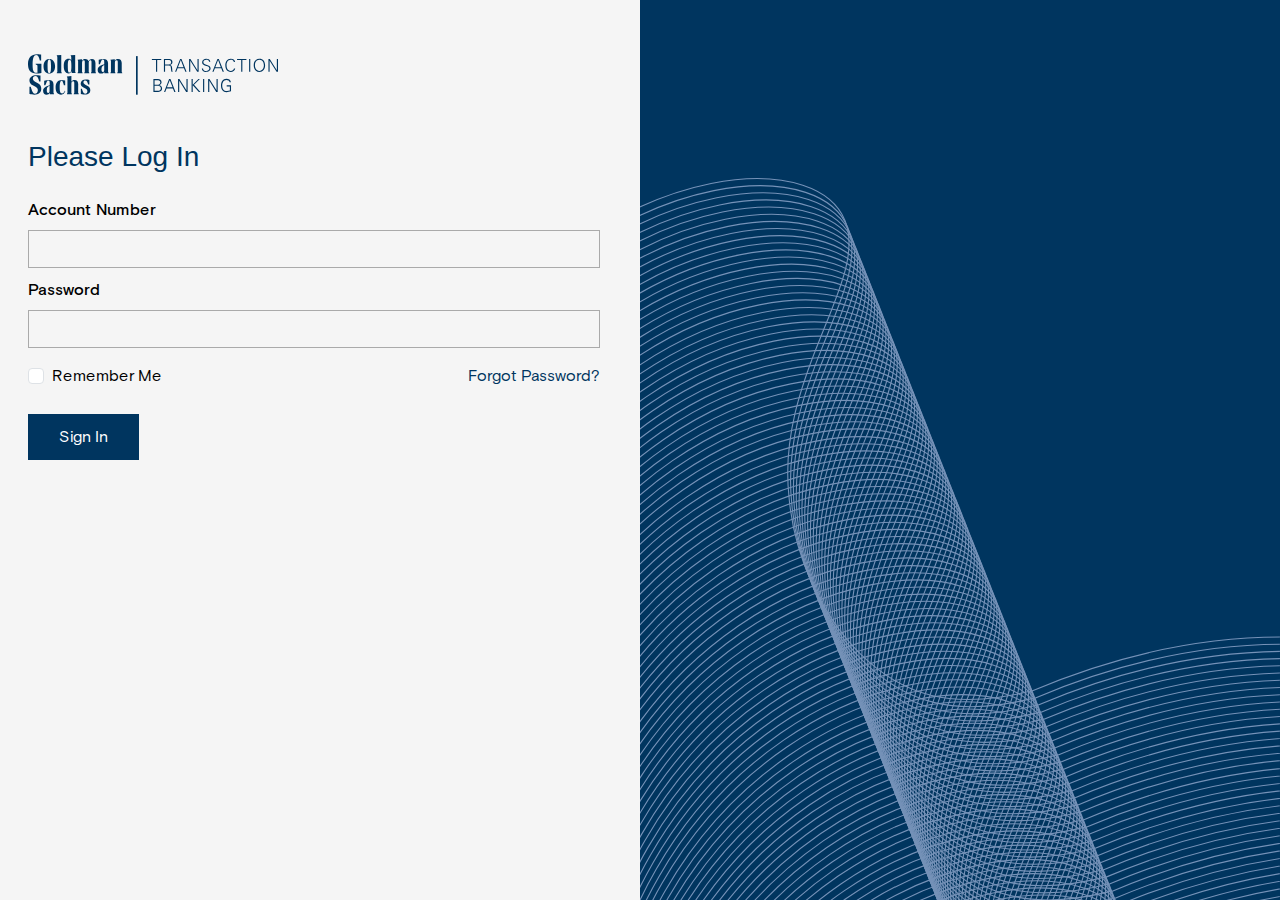
<file: login.html>
<!doctype html>
<html lang="en">
    <head>
        <title>Goldmansachs</title>
        <!-- Required meta tags -->
        <meta charset="utf-8" />
        <meta name="viewport" content="width=device-width, initial-scale=1, shrink-to-fit=no"/>

        <!-- Bootstrap CSS v5.2.1 -->
        <link href="bootstrap/css/bootstrap.min.css" rel="stylesheet"/>
          <!-- Custom CSS -->
  <link rel="stylesheet" href="sitecss/styles.css">
  <link rel="stylesheet" href="sitecss/responsive.css">
  <!-- Font Awesome -->
  <script src="sitejs/font-awesome.js"></script>
  <!-- Line Awesome CSS -->
  <link rel="stylesheet" href="line-awesome/css/line-awesome.css">
  <link rel="stylesheet" href="line-awesome/css/line-awesome.min.css">
  <!-- Animate CSS -->
  <link rel="stylesheet" href="sitecss/animate.css">
  <!-- Slick Carousel CSS -->
  <link rel="stylesheet" href="slick-1.8.1/slick-1.8.1/slick/slick.css">
  <link rel="stylesheet" href="slick-1.8.1/slick-1.8.1/slick/slick-theme.css">
  <!-- Icofont CSS -->
  <link rel="stylesheet" href="icofont/icofont.min.css">
  <!-- AOS CSS -->
  <link rel="stylesheet" href="aos/aos.css">
    </head>

    <body style="background: whitesmoke;">

        <div class="row">
            <div class="col-lg-6 g-0 auth-card">
                <a href="index.html">
             <svg data-testid="svgIcon" width="250" height="50" viewBox="0 0 150 25" fill="none" xmlns="http://www.w3.org/2000/svg"><g><path data-testid="svgIconGSLogo" d="M76.8105 3.49873H74.3356V2.86414H79.9453V3.49873H77.5127L77.5001 10.53H76.8189L76.8105 3.49873Z" fill="#00355F"></path><path d="M82.2385 10.5299H81.549V2.85986H84.0577C84.7261 2.85986 85.2803 2.90217 85.8642 3.26177C86.3972 3.57906 86.6511 4.13327 86.6511 4.86517C86.6511 5.69436 86.0672 6.28665 85.1746 6.51087V6.53202C86.1518 6.69278 86.3634 7.34853 86.4607 8.24118C86.6003 9.48498 86.558 10.0561 86.8626 10.5257H86.0672C85.8853 10.0138 85.843 9.47229 85.8007 8.93077C85.6399 7.1793 85.5342 6.87047 84.1423 6.87047H82.2428V10.5299H82.2385ZM83.715 6.24011C84.6923 6.24011 85.9022 6.17665 85.9022 4.8694C85.9022 3.39292 84.5231 3.49868 83.7869 3.49868H82.2343V6.24011H83.715Z" fill="#00355F"></path><path d="M88.2417 10.5299L91.2793 2.85986H92.0873L95.146 10.5299H94.393L93.5765 8.45694H89.7647L88.9567 10.5299H88.2417ZM93.3311 7.82235L91.6727 3.49868L89.9847 7.82235H93.3311Z" fill="#00355F"></path><path d="M96.6691 2.85986H97.456L101.682 9.60343H101.703V2.85986H102.393V10.5299H101.522L97.3798 3.90059H97.3587V10.5299H96.6691V2.85986Z" fill="#00355F"></path><path d="M106.581 10.6908C105.359 10.6908 104.331 9.79812 104.297 8.53317H105.041C105.062 9.71351 105.934 10.052 106.962 10.052C107.821 10.052 108.811 9.55275 108.811 8.57548C108.811 7.80974 108.257 7.45014 107.609 7.23861C106.366 6.82401 104.474 6.43057 104.474 4.7764C104.474 3.43953 105.706 2.70764 106.915 2.70764C107.927 2.70764 109.242 3.05878 109.412 4.53526H108.667C108.646 3.58761 107.787 3.34646 107 3.34646C106.205 3.34646 105.215 3.74837 105.215 4.68333C105.215 6.86209 109.547 5.87213 109.547 8.51625C109.555 10.1789 108.121 10.6908 106.581 10.6908Z" fill="#00355F"></path><path d="M110.63 10.5299L113.668 2.85986H114.476L117.534 10.5299H116.781L115.965 8.45694H112.153L111.345 10.5299H110.63ZM115.715 7.82235L114.057 3.49868L112.369 7.82235H115.715Z" fill="#00355F"></path><path d="M123.504 4.6579C123.377 3.72294 122.569 3.34219 121.697 3.34219C119.734 3.34219 119.138 5.1275 119.138 6.69705C119.138 8.2666 119.734 10.0519 121.697 10.0519C122.548 10.0519 123.398 9.62886 123.588 8.67274H124.333C124.109 9.95884 122.933 10.6907 121.697 10.6907C119.37 10.6907 118.393 8.82081 118.393 6.69705C118.393 4.59445 119.379 2.70337 121.697 2.70337C122.95 2.70337 124.138 3.2745 124.248 4.6579H123.504Z" fill="#00355F"></path><path d="M127.916 3.49873H125.441V2.86414H131.051V3.49873H128.618L128.61 10.53H127.929L127.916 3.49873Z" fill="#00355F"></path><path d="M132.676 10.53V2.83032H133.365V10.53H132.676Z" fill="#00355F"></path><path d="M138.848 10.6907C136.648 10.6907 135.426 9.08734 135.426 6.69705C135.426 4.30677 136.648 2.70337 138.848 2.70337C141.048 2.70337 142.266 4.30677 142.266 6.69705C142.266 9.08734 141.048 10.6907 138.848 10.6907ZM138.848 10.0519C140.76 10.0519 141.526 8.37237 141.526 6.69705C141.526 5.01751 140.76 3.34219 138.848 3.34219C136.936 3.34219 136.17 5.02174 136.17 6.69705C136.17 8.37237 136.936 10.0519 138.848 10.0519Z" fill="#00355F"></path><path d="M144.276 2.85986H145.063L149.289 9.60343H149.31V2.85986H150V10.5299H149.128L144.987 3.90059H144.965V10.5299H144.276V2.85986Z" fill="#00355F"></path><path d="M75.2495 22.6337V14.9636L77.9994 14.9721C79.1374 14.9721 80.1359 15.6617 80.1359 16.8843C80.1359 17.7347 79.5182 18.4243 78.7144 18.6146V18.6358C79.7551 18.805 80.4574 19.4861 80.4574 20.5776C80.4574 21.5887 79.8397 22.6295 78.1729 22.6295H75.2495V22.6337ZM77.606 18.3396C78.4986 18.3396 79.3913 17.9885 79.3913 16.9478C79.3913 15.8309 78.4775 15.6109 77.5763 15.5982H75.9391V18.3396H77.606ZM75.9391 21.9949H77.6271C78.9428 22.016 79.7086 21.6649 79.7086 20.4888C79.7086 19.1815 78.6551 18.9785 77.2125 18.9785H75.9391V21.9949Z" fill="#00355F"></path><path d="M81.6251 22.6337L84.6627 14.9636H85.4707L88.5295 22.6337H87.7764L86.9599 20.5607H83.1481L82.3401 22.6337H81.6251ZM86.7103 19.9219L85.0519 15.5982L83.3639 19.9219H86.7103Z" fill="#00355F"></path><path d="M90.0482 14.9636H90.8351L95.0615 21.7072H95.0826V14.9636H95.7722V22.6337H94.9007L90.759 16.0044H90.7378V22.6337H90.0482V14.9636Z" fill="#00355F"></path><path d="M98.1458 22.6337V14.9636H98.8269L98.8353 18.3396L102.266 14.9636H103.138L99.6011 18.4243L103.455 22.6295H102.512L98.8353 18.6273L98.8269 22.6295H98.1458V22.6337Z" fill="#00355F"></path><path d="M105.042 22.6338V14.9341H105.731V22.6338H105.042Z" fill="#00355F"></path><path d="M108.087 14.9636H108.874L113.101 21.7072H113.122V14.9636H113.811V22.6337H112.94L108.798 16.0044H108.777V22.6337H108.087V14.9636Z" fill="#00355F"></path><path d="M121.816 18.7247V22.3164C120.894 22.676 120.052 22.7945 119.066 22.7945C116.972 22.7945 115.796 21.1573 115.796 18.8008C115.796 16.8251 116.849 14.8071 119.066 14.8071C120.339 14.8071 121.647 15.4967 121.765 16.859H120.978C120.839 15.8817 119.98 15.4459 119.066 15.4459C117.23 15.4459 116.536 17.2101 116.536 18.8008C116.536 20.7553 117.353 22.1557 119.426 22.1557C120.001 22.1557 120.585 21.9949 121.126 21.8384V19.3635H119.206V18.7247H121.816Z" fill="#00355F"></path><path d="M65.8111 1.17188H64.7831V24.3175H65.8111V1.17188Z" fill="#00355F"></path><path d="M56.5462 11.1984V11.4353H53.5509V11.1984L53.8682 10.7246V4.73404C53.8682 4.0233 53.6313 3.62985 53.1574 3.62985C52.5271 3.62985 52.1336 4.10368 52.1336 5.12748V10.7288L52.4509 11.2026V11.4395H49.4557V11.2026L49.773 10.7288V3.94292L49.4557 3.54947V3.31256L51.8206 2.99526H52.0575L52.1379 3.94292C52.4552 3.23218 53.0855 2.83873 54.1093 2.83873C55.4504 2.83873 56.2373 3.706 56.2373 5.3644V10.6484L56.5462 11.1984ZM45.7412 9.30731V6.46858L45.4239 6.62511C44.4763 7.01856 44.0828 7.88583 44.0828 9.22693C44.0828 10.1746 44.3197 10.7246 44.8697 10.7246C45.4281 10.7246 45.7412 10.1746 45.7412 9.30731ZM48.03 10.7246L48.3473 11.1984V11.4353H45.8216L45.7412 10.4876C45.5043 11.1984 44.7936 11.6722 43.9263 11.6722C42.5852 11.6722 41.7983 10.8853 41.7983 9.46384C41.7983 8.12274 42.509 7.25547 44.7936 6.3882L45.7412 5.99475V4.73404C45.7412 3.62985 45.5043 3.23641 44.9543 3.23641C44.4805 3.23641 44.1674 3.47332 43.6936 4.73404L43.1436 6.07514H42.4329V3.31256C43.3805 2.99526 44.4043 2.83873 45.1912 2.83873C47.0823 2.83873 48.03 3.706 48.03 5.3644V10.7246ZM37.3815 21.6099C37.3815 23.0314 36.4339 24.2117 34.2255 24.2117C33.6755 24.2117 32.8844 24.1313 31.6999 23.8944V20.8188H32.3302L32.5671 21.4491C33.1171 23.1033 33.5909 23.7379 34.3821 23.7379C35.1689 23.7379 35.6428 23.1879 35.6428 22.3164C35.6428 21.6057 35.3255 21.1318 34.4582 20.6622L33.0367 19.8753C32.0891 19.4015 31.6152 18.6146 31.6152 17.667C31.6152 16.1693 32.7998 15.2217 34.7713 15.2217C35.3212 15.2217 36.032 15.3021 36.8231 15.4586V18.1408H36.1124L35.7951 17.2735C35.4016 16.2497 35.0082 15.852 34.3736 15.852C33.6629 15.852 33.2694 16.2455 33.2694 16.8758C33.2694 17.4258 33.5867 17.8235 34.3736 18.2973L35.7951 19.0842C36.8316 19.6384 37.3815 20.4253 37.3815 21.6099ZM40.4572 10.7246L40.7745 11.1984V11.4353H37.7792V11.1984L38.0965 10.7246V4.57327C38.0965 3.94292 37.8596 3.62562 37.4662 3.62562C36.9162 3.62562 36.4424 4.09945 36.4424 5.12325V10.7246L36.7597 11.1984V11.4353H33.7644V11.1984L34.0817 10.7246V4.57327C34.0817 3.94292 33.8448 3.62562 33.4513 3.62562C32.9013 3.62562 32.4275 4.09945 32.4275 5.12325V10.7246L32.7448 11.1984V11.4353H29.7496V11.1984L30.0668 10.7246V3.94292L29.7496 3.54947V3.31256L32.1145 2.99526H32.3514L32.4318 3.94292C32.749 3.23218 33.3794 2.83873 34.3228 2.83873C35.3466 2.83873 35.977 3.31256 36.2943 4.26021C36.5312 3.39294 37.3181 2.83873 38.3461 2.83873C39.6872 2.83873 40.4741 3.706 40.4741 5.3644V10.7246H40.4572ZM23.8944 7.17509C23.8944 10.1704 24.1313 11.0376 24.9182 11.0376C25.8659 11.0376 26.0224 9.69653 26.0224 7.09471C26.0224 4.56904 25.8659 3.30833 24.9986 3.30833C24.1313 3.39294 23.8944 4.26021 23.8944 7.17509ZM30.1261 23.3444L30.4434 23.8183V24.0552H27.4481V23.8183L27.7654 23.3444V17.3497C27.7654 16.6389 27.5285 16.2455 27.0547 16.2455C26.4243 16.2455 26.0309 16.7193 26.0309 17.7431V23.3444L26.3482 23.8183V24.0552H23.3529V23.8183L23.6702 23.3444V14.1175L23.3529 13.6437V13.4068L26.0351 13.1698V16.5628C26.3524 15.852 26.9827 15.4586 28.0065 15.4586C29.3476 15.4586 30.1345 16.3259 30.1345 17.9843C30.1261 17.98 30.1261 23.3444 30.1261 23.3444ZM24.3682 11.5918C22.5533 11.5918 21.4491 9.93767 21.4491 7.09471C21.4491 4.25175 22.5533 2.75835 24.3682 2.75835C25.2355 2.75835 25.7897 3.07564 25.9462 3.78215V1.49763L25.629 1.0238V0.71074L28.3111 0.473827V10.6484L28.6284 11.1222V11.3592H26.2635L26.0266 10.1746C25.7897 11.2788 25.3159 11.5918 24.3682 11.5918ZM20.2688 11.4353H17.2735V11.1984L17.5908 10.7246V1.49763L17.2735 1.0238V0.71074L19.9557 0.473827V10.6484L20.273 11.1222V11.4353H20.2688ZM22.0837 22.0033L22.401 22.1599C21.851 23.6575 21.2164 24.2879 19.8753 24.2879C17.7474 24.2879 16.5628 22.7098 16.5628 19.8711C16.5628 17.1128 17.9843 15.4544 20.1926 15.4544C20.823 15.4544 21.6141 15.5347 22.3206 15.8478V18.6865H21.5337L21.2164 17.6627C20.823 16.2413 20.5861 15.9282 20.1926 15.9282C19.5623 15.9282 19.0081 16.7955 19.0081 20.0276C19.0081 22.6295 19.4015 23.5771 20.4295 23.5771C21.0557 23.5813 21.6903 23.1075 22.0837 22.0033ZM13.8002 7.25547C13.8002 4.09945 13.5633 3.23218 12.7764 3.23218C12.0657 3.23218 11.7526 4.09945 11.7526 7.25547C11.7526 10.4115 11.9895 11.2788 12.7764 11.2788C13.5633 11.2788 13.8002 10.4115 13.8002 7.25547ZM12.9329 21.9229V19.0842L12.6156 19.1646C11.668 19.558 11.2745 20.4253 11.2745 21.7664C11.2745 22.7141 11.5115 23.264 12.0614 23.264C12.6199 23.3444 12.9329 22.7945 12.9329 21.9229ZM16.2455 7.25547C16.2455 10.0942 14.7479 11.6722 12.7764 11.6722C10.8049 11.6722 9.30731 10.0942 9.30731 7.25547C9.30731 4.41674 10.8049 2.83873 12.7764 2.83873C14.7479 2.83873 16.2455 4.41674 16.2455 7.25547ZM15.3021 23.3444L15.6194 23.8183V24.0552H13.0937L13.0133 23.1075C12.7764 23.8183 12.0657 24.2921 11.1984 24.2921C9.85729 24.2921 9.0704 23.5052 9.0704 22.0837C9.0704 20.7426 9.78114 19.8753 12.0657 19.0081L13.0133 18.6146V17.3539C13.0133 16.2497 12.7764 15.8563 12.2264 15.8563C11.7526 15.8563 11.4395 16.0932 10.9657 17.3539L10.4157 18.695H9.70499V16.0128C10.6526 15.6955 11.6764 15.539 12.4633 15.539C14.3544 15.539 15.3021 16.4063 15.3021 18.0646V23.3444ZM7.96621 20.7426C7.96621 22.951 6.46858 24.2921 3.706 24.2921C2.99526 24.2921 1.89108 24.2117 0.867272 23.9748V19.558H1.65416L1.97146 20.5819C2.6822 22.9468 3.23218 23.7379 4.17983 23.7379C5.20363 23.7379 5.91437 22.8706 5.91437 21.686C5.91437 20.7384 5.44055 20.108 4.49289 19.558L2.83873 18.6908C1.57801 18.0604 0.867272 17.0366 0.867272 15.7717C0.867272 13.8002 2.44528 12.6156 5.12748 12.6156C5.75784 12.6156 6.3882 12.696 7.49239 12.8526V16.402H6.70549L6.31205 15.0609C5.83822 13.6394 5.3644 13.0895 4.49712 13.0895C3.54947 13.0895 2.91911 13.7198 2.91911 14.5871C2.91911 15.374 3.39294 16.0086 4.26021 16.4782L5.91437 17.4258C7.33585 18.2169 7.96621 19.245 7.96621 20.7426ZM4.65366 5.67746H8.04659V11.2788C6.94241 11.5157 5.99475 11.5961 5.05133 11.5961C1.3411 11.5918 0 9.46384 0 5.91437C0 2.12799 1.81493 0 5.52093 0C5.91437 0 6.86203 0 7.88583 0.236913V3.78638H7.09894L6.70549 2.44528C6.23167 1.10419 5.75784 0.473827 4.89057 0.473827C3.54947 0.473827 2.76258 2.3649 2.76258 5.91437C2.76258 9.46384 3.07987 11.1984 4.89057 11.1984C5.12748 11.1984 5.44055 11.1984 5.67746 11.118V6.86203L4.57327 6.07514V5.68169H4.65366V5.67746Z" fill="#00355F"></path></g></svg>
            </a>

             <!-- <img src="siteimg/goldman-logo.svg" width="110px" alt="" style="color: #00355f;"> -->

             <br><br>
             <h3 class="mt-3 mb-4">Please Log In</h3>
             <form action="#" class="auth-form" method="post">
                 <div class="form-group">
                    <label for="accountnum" class="form-label">Account Number</label>
                    <input type="text" name="accountnum" id="accountnum" class="form-control">
                 </div>
                 <div class="form-group">
                    <label for="password" class="form-label">Password</label>
                    <input type="password" name="password" id="password" class="form-control">
                 </div>
                 <div class="row mt-3">
                    <div class="col-6">
                        <div class="form-check form-check-inline">
                            <input
                                class="form-check-input"
                                type="checkbox"
                                id=""
                                value="option1"
                            />
                            <label class="form-check-label font-14 font-400" for="">Remember Me</label>
                        </div>
                        
                    </div>

                    <div class="col-6 text-end">
                       <a href="" class="forgot-link font-14 font-400">Forgot Password?</a>
                    </div>
                 </div>
                 <div class="mt-4">
                    <button type="submit" class="btn btn-auth">Sign In</button>
                 </div>
             </form>

            </div>

            <div class="col-lg-6 g-0 auth-bg d-lg-block d-none">
                
            </div>
        </div>
        
        <!-- Bootstrap JavaScript Libraries -->
        <script src="bootstrap/js/popper.min.js"></script>
        <script src="bootstrap/js/bootstrap.min.js"></script>
        <!-- Jquery 3.5.1 -->
        <script src="sitejs/jquery-2.1.3.min.js"></script>
              <!-- WOW JS -->
      <script src="sitejs/wow.js"></script>
      <script>
          wow = new WOW(
          {
              boxClass:     'wow',      // default
              animateClass: 'animated', // default
              offset:       0,          // default
              mobile:       true,       // default
              live:         true        // default
          }
          )
          wow.init();
               
      </script>   
      <!-- Custom JS -->
      <script src="sitejs/script.js"></script>
      <!-- AOS JS -->
      <script src="aos/aos.js"></script>
      <script>
                    /**
     * Animation on scroll function and init
     */
     function aos_init() {
              AOS.init({
                duration: 1000,
                easing: 'ease-in-out',
                once: true,
                mirror: false
              });
            }
            window.addEventListener('load', () => {
              aos_init();
            });
      </script>

                       <!-- Jquery Counter Up -->
                       <script src="sitejs/jquery-ui.min.js"></script>
                       <script src="sitejs/waypoints.min.js"></script>
                       <script src="sitejs/jquery.counterup.min.js"></script>
                       <script>
                         $('.counter').counterUp({
                     delay: 10,
                     time: 3000
                   });
                   </script>

    </body>
</html>
</file>
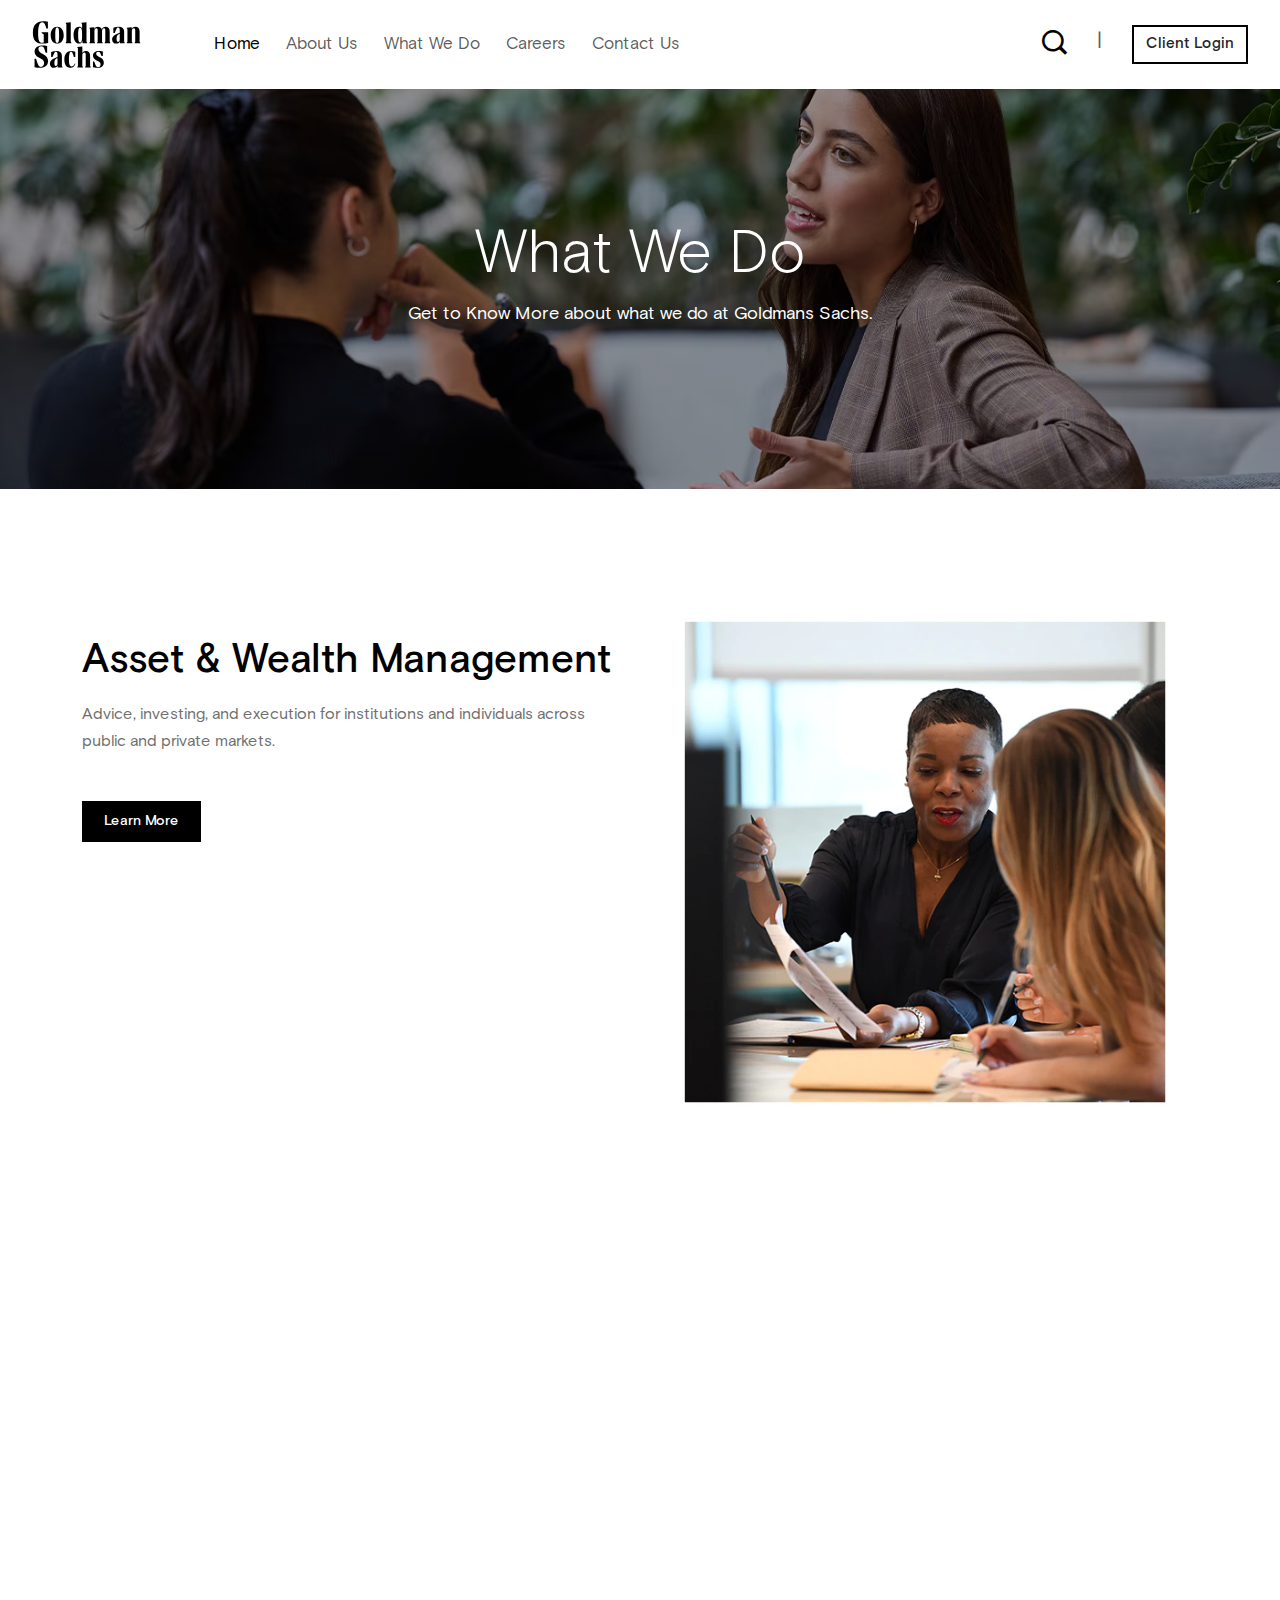
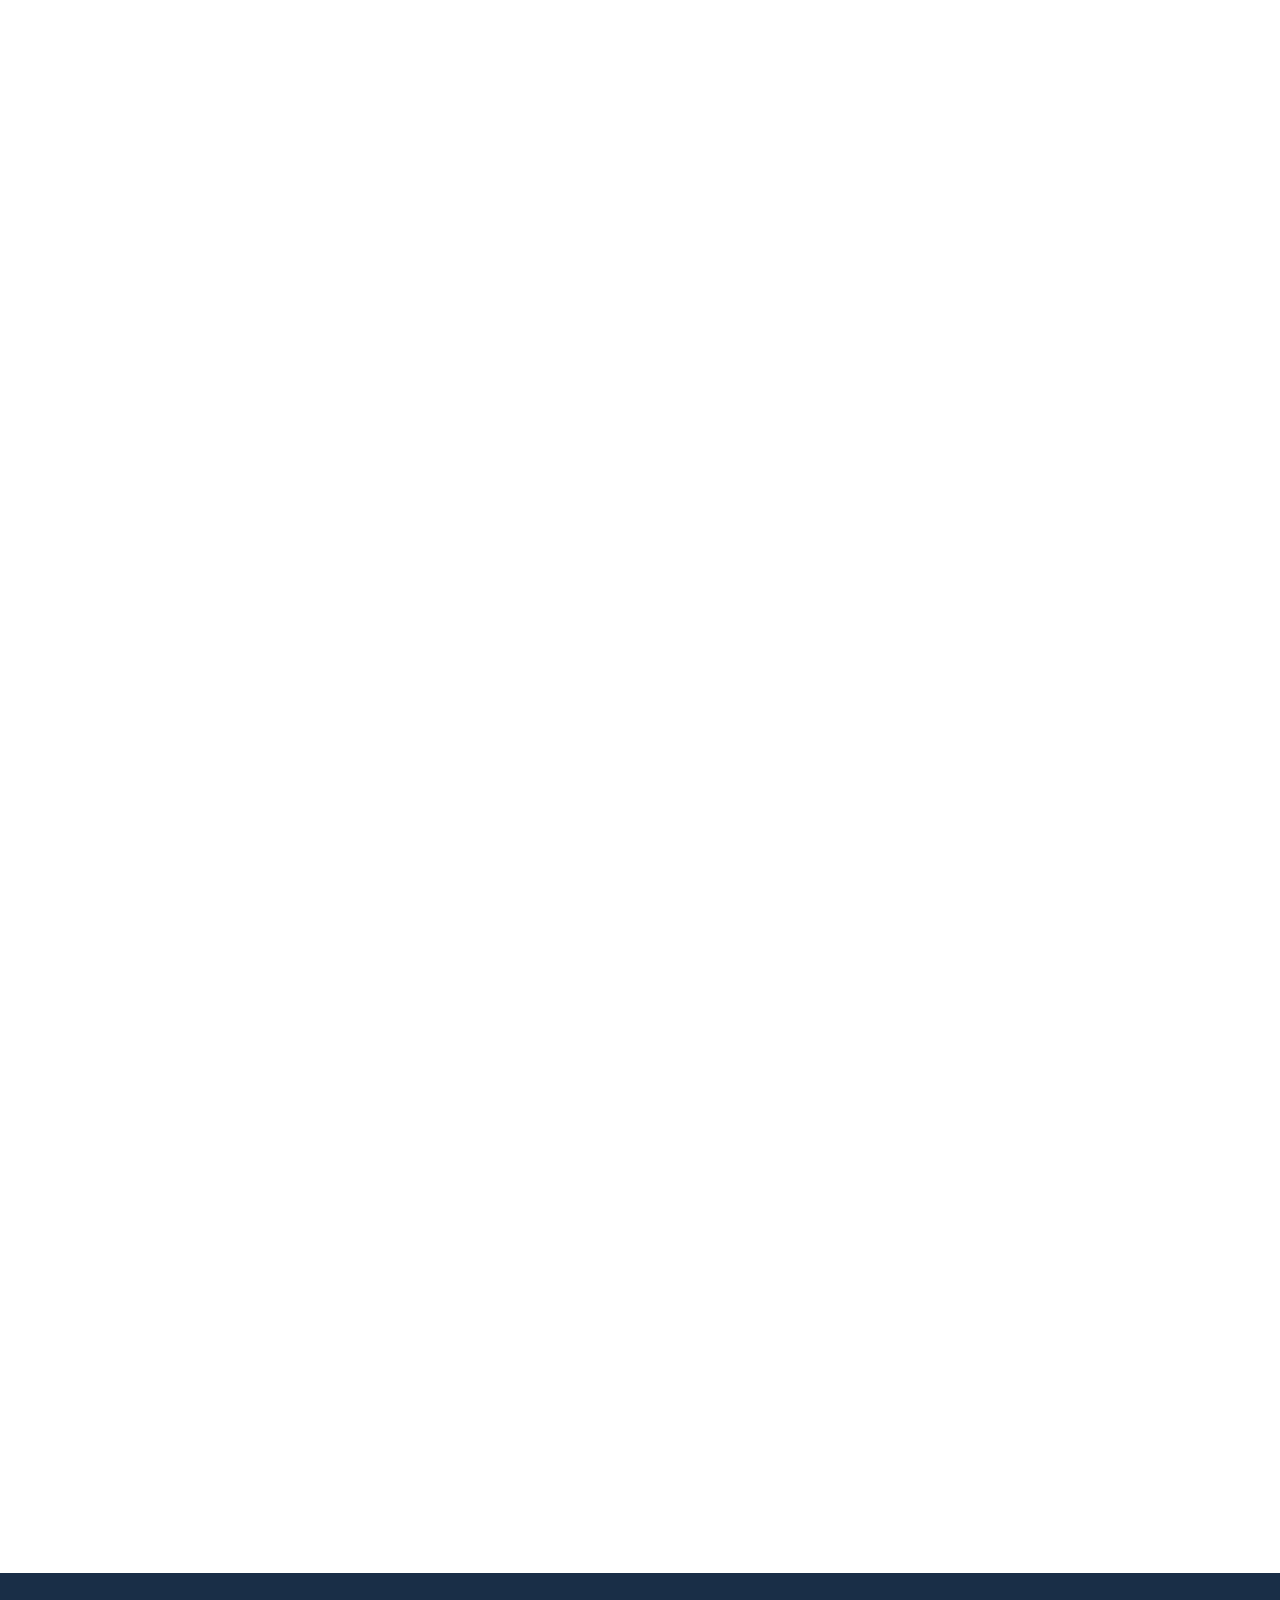
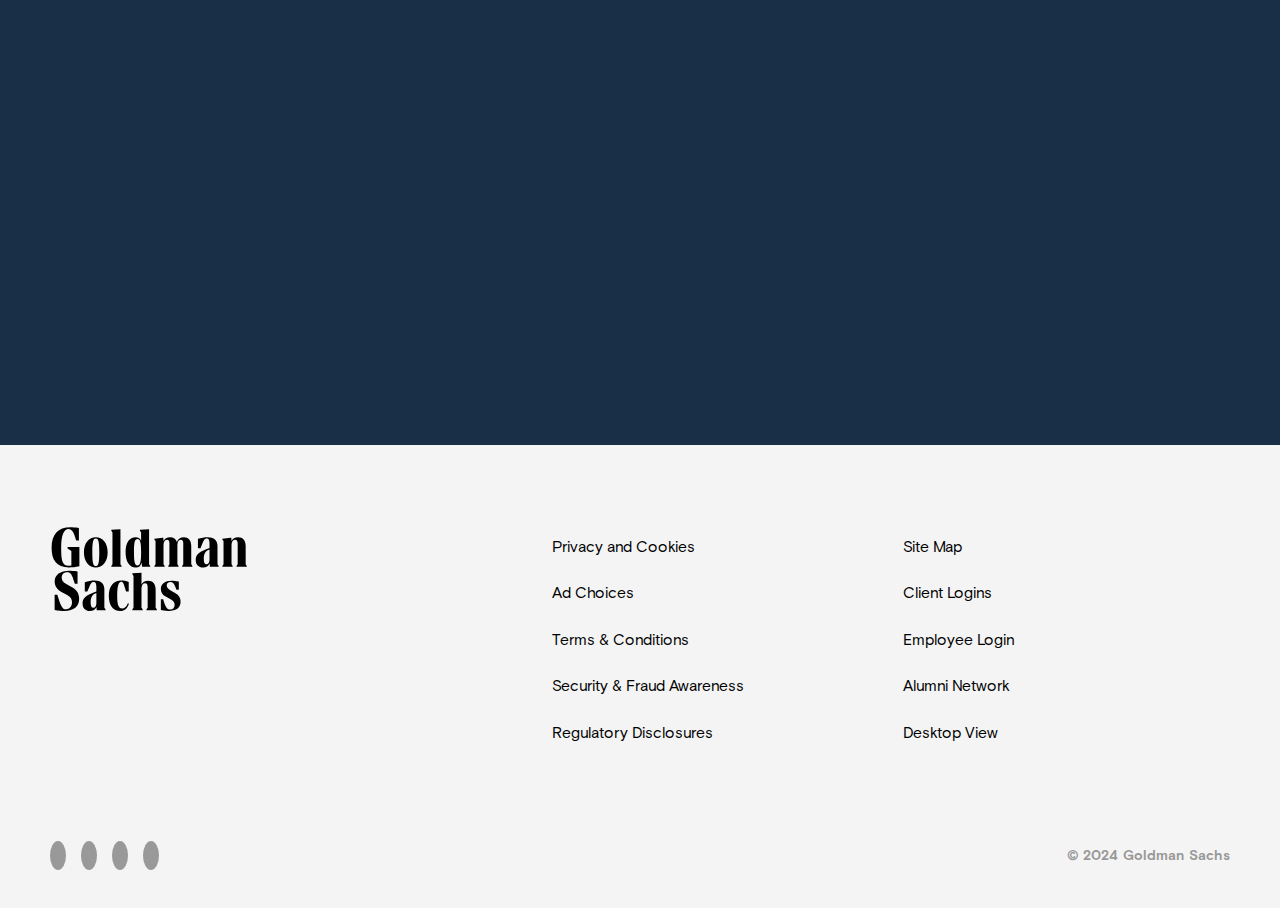
<file: whatwedo.html>
<!doctype html>
<html lang="en">
    <head>
        <title>Goldmansachs</title>
        <!-- Required meta tags -->
        <meta charset="utf-8" />
        <meta name="viewport" content="width=device-width, initial-scale=1, shrink-to-fit=no"/>

        <!-- Bootstrap CSS v5.2.1 -->
        <link href="bootstrap/css/bootstrap.min.css" rel="stylesheet"/>
          <!-- Custom CSS -->
  <link rel="stylesheet" href="sitecss/styles.css">
  <link rel="stylesheet" href="sitecss/responsive.css">
  <!-- Font Awesome -->
  <script src="sitejs/font-awesome.js"></script>
  <!-- Line Awesome CSS -->
  <link rel="stylesheet" href="line-awesome/css/line-awesome.css">
  <link rel="stylesheet" href="line-awesome/css/line-awesome.min.css">
  <!-- Animate CSS -->
  <link rel="stylesheet" href="sitecss/animate.css">
  <!-- Slick Carousel CSS -->
  <link rel="stylesheet" href="slick-1.8.1/slick-1.8.1/slick/slick.css">
  <link rel="stylesheet" href="slick-1.8.1/slick-1.8.1/slick/slick-theme.css">
  <!-- Icofont CSS -->
  <link rel="stylesheet" href="icofont/icofont.min.css">
  <!-- AOS CSS -->
  <link rel="stylesheet" href="aos/aos.css">
    </head>

    <body>

        <header>
            <!-- place navbar here -->
            <nav
                class="navbar navbar-expand-lg navbar-light"
            >
                <div class="container-fluid nav-container">
                    <a class="navbar-brand" href="index.html"><img src="siteimg/goldman-logo.svg" alt="" class="img-logo"></a>
                    <button
                        class="navbar-toggler toggle-btn d-lg-none"
                        type="button"
                        data-bs-toggle="collapse"
                        data-bs-target="#collapsibleNavId"
                        aria-controls="collapsibleNavId"
                        aria-expanded="false"
                        aria-label="Toggle navigation"
                    >
                        <span class="fa fa-bars"></span>
                    </button>
                    <div class="collapse navbar-collapse" id="collapsibleNavId">
                        <ul class="navbar-nav me-auto mt-2 mt-lg-0 ms-lg-5">
                            <li class="nav-item">
                                <a class="nav-link active" href="index.html" aria-current="page"
                                    >Home
                                </a>
                            </li>
                            <li class="nav-item">
                                <a class="nav-link" href="about.html">About Us</a>
                            </li>

                            <li class="nav-item">
                                <a class="nav-link" href="whatwedo.html">What We Do</a>
                            </li>

                            <li class="nav-item">
                                <a class="nav-link" href="careers.html">Careers</a>
                            </li>

                            <li class="nav-item">
                                <a class="nav-link" href="contact.html">Contact Us</a>
                            </li>
        
                        </ul>
                        <div class="d-flex my-2 my-lg-0">
                            <span class="icofont-search-1 search-icon d-lg-inline d-none"></span>
                            <span class="nav-divider d-lg-inline d-none">|</span>
                            <a href="login.html" class="btn btn-login">Client Login</a>
                        </div>
                    </div>
                </div>
            </nav>
            
        </header>

        <main>

            <div class="other-banners">
                <div class="container">
                    <div class="row justify-content-center">
                        <div class="col-md-6 col-lg-8 text-center">
                         <h1>What We Do</h1>
                         <p>Get to Know More about what we do at Goldmans Sachs.</p>
                        </div>
                    </div>
                </div>
            </div>

            <section class="default-section">
                <div class="container">
                    <div class="row">
                        <div class="col-lg-6 mt-lg-5 wow fadeIn order-lg-first order-last" data-wow-duration="1500">
                            <h1 class="mb-3">Asset & Wealth Management</h1>
                            <p>Advice, investing, and execution for institutions and individuals across public and private markets.</p>
                            <a href="#un" class="btn btn-read">Learn More</a>
                        </div>
                        <div class="col-lg-6 wow fadeInRight" data-wow-duration="1500" data-wow-delay="0.2s">
                            <img src="siteimg/asset_management.webp" alt="" class="img img-fluid">
                        </div>
                    </div>
                </div>
            </section>

            <section class="default-section">
                <div class="container">
                    <div class="row">
                        <div class="col-lg-6 wow fadeInLeft" data-wow-duration="1500" data-wow-delay="0.2s">
                            <img src="siteimg/global_markets.webp" alt="" class="img img-fluid">
                        </div>
                        <div class="col-lg-6 mt-lg-5 wow fadeIn" data-wow-duration="1500">
                            <h1 class="mb-3">Global Banking & Markets</h1>
                            <p>Financing, advisory services, risk distribution, and hedging for our institutional and corporate clients.</p>
                            <a href="#un" class="btn btn-read">Learn More</a>
                        </div>
                    </div>
                </div>
            </section>

            <section class="default-section">
                <div class="container">
                    <div class="row">
                        <div class="col-lg-6 mt-lg-5 wow fadeIn order-lg-first order-last" data-wow-duration="1500">
                            <h1 class="mb-3">Platform Solutions</h1>
                            <p>Powering clients with innovative and customer-centered financial products.</p>
                            <a href="#un" class="btn btn-read">Learn More</a>
                        </div>
                        <div class="col-lg-6 wow fadeInRight" data-wow-duration="1500" data-wow-delay="0.2s">
                            <img src="siteimg/platform-solutions-square.avif" alt="" class="img img-fluid">
                        </div>
                    </div>
                </div>
            </section>

            <section class="default-section">
                <div class="container">
                    <div class="row">
                        <div class="col-lg-6 wow fadeInLeft" data-wow-duration="1500" data-wow-delay="0.2s">
                            <img src="siteimg/global_investment.webp" alt="" class="img img-fluid">
                        </div>
                        <div class="col-lg-6 mt-lg-5 wow fadeIn" data-wow-duration="1500">
                            <h1 class="mb-3">Global Investment Research</h1>
                            <p>Our Global Investment Research division provides original, fundamental insights and analysis for clients in the equity, fixed income, currency and commodities markets.</p>
                            <a href="#un" class="btn btn-read">Learn More</a>
                        </div>
                    </div>
                </div>
            </section>

            <section class="breifings-area">
                <div class="container wow fadeIn" data-wow-duration="1500">
                    <div class="row">
                        <div class="col-lg-4">
                            <h1>BRIEFIN<span class="text-highlight">GS</span></h1>
                        </div>
                        <div class="col-lg-8">
                            <div class="row">
                                <div class="col-md-10">
                            <p>Sign up for BRIEFINGS, a newsletter from Goldman Sachs about trends shaping markets, industries and the global economy.</p>
                        </div>
                        </div>

                        <form action="#" class="newletter">

                            <div class="input-group">
                                <input type="text" name="email" class="form-control form-control-lg" placeholder="Enter your Email" aria-label="Enter your Email" aria-describedby="button-addon2">
                                <button class="btn btn-lg btn-newsletter" type="submit" id="button-addon2"><span class="icofont-arrow-right"></span></button>
                              </div>

                        </form>

                        </div>
                    </div>
                </div>
            </section>

        </main>

        <footer class="footer-area">
            <!-- place footer here -->
            <div class="container">
                <div class="row">
                    <div class="col-lg-5">
                        <img src="siteimg/goldman-logo.svg" alt="" class="logo-footer">
                    </div>

                    <div class="col-lg-7">
                        <div class="row">
                    <div class="col-lg-6">
                        <ul class="footer-list">
                            <li><a href="#un">Privacy and Cookies</a></li>
                            <li><a href="#un">Ad Choices</a></li>
                            <li><a href="#un">Terms & Conditions</a></li>
                            <li><a href="#un">Security & Fraud Awareness</a></li>
                            <li><a href="#un">Regulatory Disclosures</a></li>
                        </ul>
                    </div>

                    <div class="col-lg-6">
                        <ul class="footer-list">
                            <li><a href="#un">Site Map</a></li>
                            <li><a href="#un">Client Logins</a></li>
                            <li><a href="#un">Employee Login</a></li>
                            <li><a href="#un">Alumni Network</a></li>
                            <li><a href="#un">Desktop View</a></li>
                        </ul>
                    </div>
                </div>
                    </div>

                </div>

                <div class="row footer-bot">
                    <div class="col-md-6 text-lg-start text-center">
                       <div class="footer-socials">
                        <a href="#un"><span class="fab fa-linkedin"></span></a>
                        <a href="#un"><span class="fab fa-youtube"></span></a>
                        <a href="#un"><span class="fab fa-instagram"></span></a>
                        <a href="#un"><span class="fab fa-twitter"></span></a>
                       </div>
                    </div>

                    <div class="col-md-6 text-lg-end text-center mt-lg-0 mt-4">
                       <span class="copyright">&copy; 2024 Goldman Sachs</span>
                    </div>
                </div>

            </div>
        </footer>

        <!-- Bootstrap JavaScript Libraries -->
        <script src="bootstrap/js/popper.min.js"></script>
        <script src="bootstrap/js/bootstrap.min.js"></script>
        <!-- Jquery 3.5.1 -->
        <script src="sitejs/jquery-2.1.3.min.js"></script>
              <!-- WOW JS -->
      <script src="sitejs/wow.js"></script>
      <script>
          wow = new WOW(
          {
              boxClass:     'wow',      // default
              animateClass: 'animated', // default
              offset:       0,          // default
              mobile:       true,       // default
              live:         true        // default
          }
          )
          wow.init();
               
      </script>   
      <!-- Custom JS -->
      <script src="sitejs/script.js"></script>
      <!-- AOS JS -->
      <script src="aos/aos.js"></script>
      <script>
                    /**
     * Animation on scroll function and init
     */
     function aos_init() {
              AOS.init({
                duration: 1000,
                easing: 'ease-in-out',
                once: true,
                mirror: false
              });
            }
            window.addEventListener('load', () => {
              aos_init();
            });
      </script>

                       <!-- Jquery Counter Up -->
                       <script src="sitejs/jquery-ui.min.js"></script>
                       <script src="sitejs/waypoints.min.js"></script>
                       <script src="sitejs/jquery.counterup.min.js"></script>
                       <script>
                         $('.counter').counterUp({
                     delay: 10,
                     time: 3000
                   });
                   </script>

    </body>
</html>
</file>
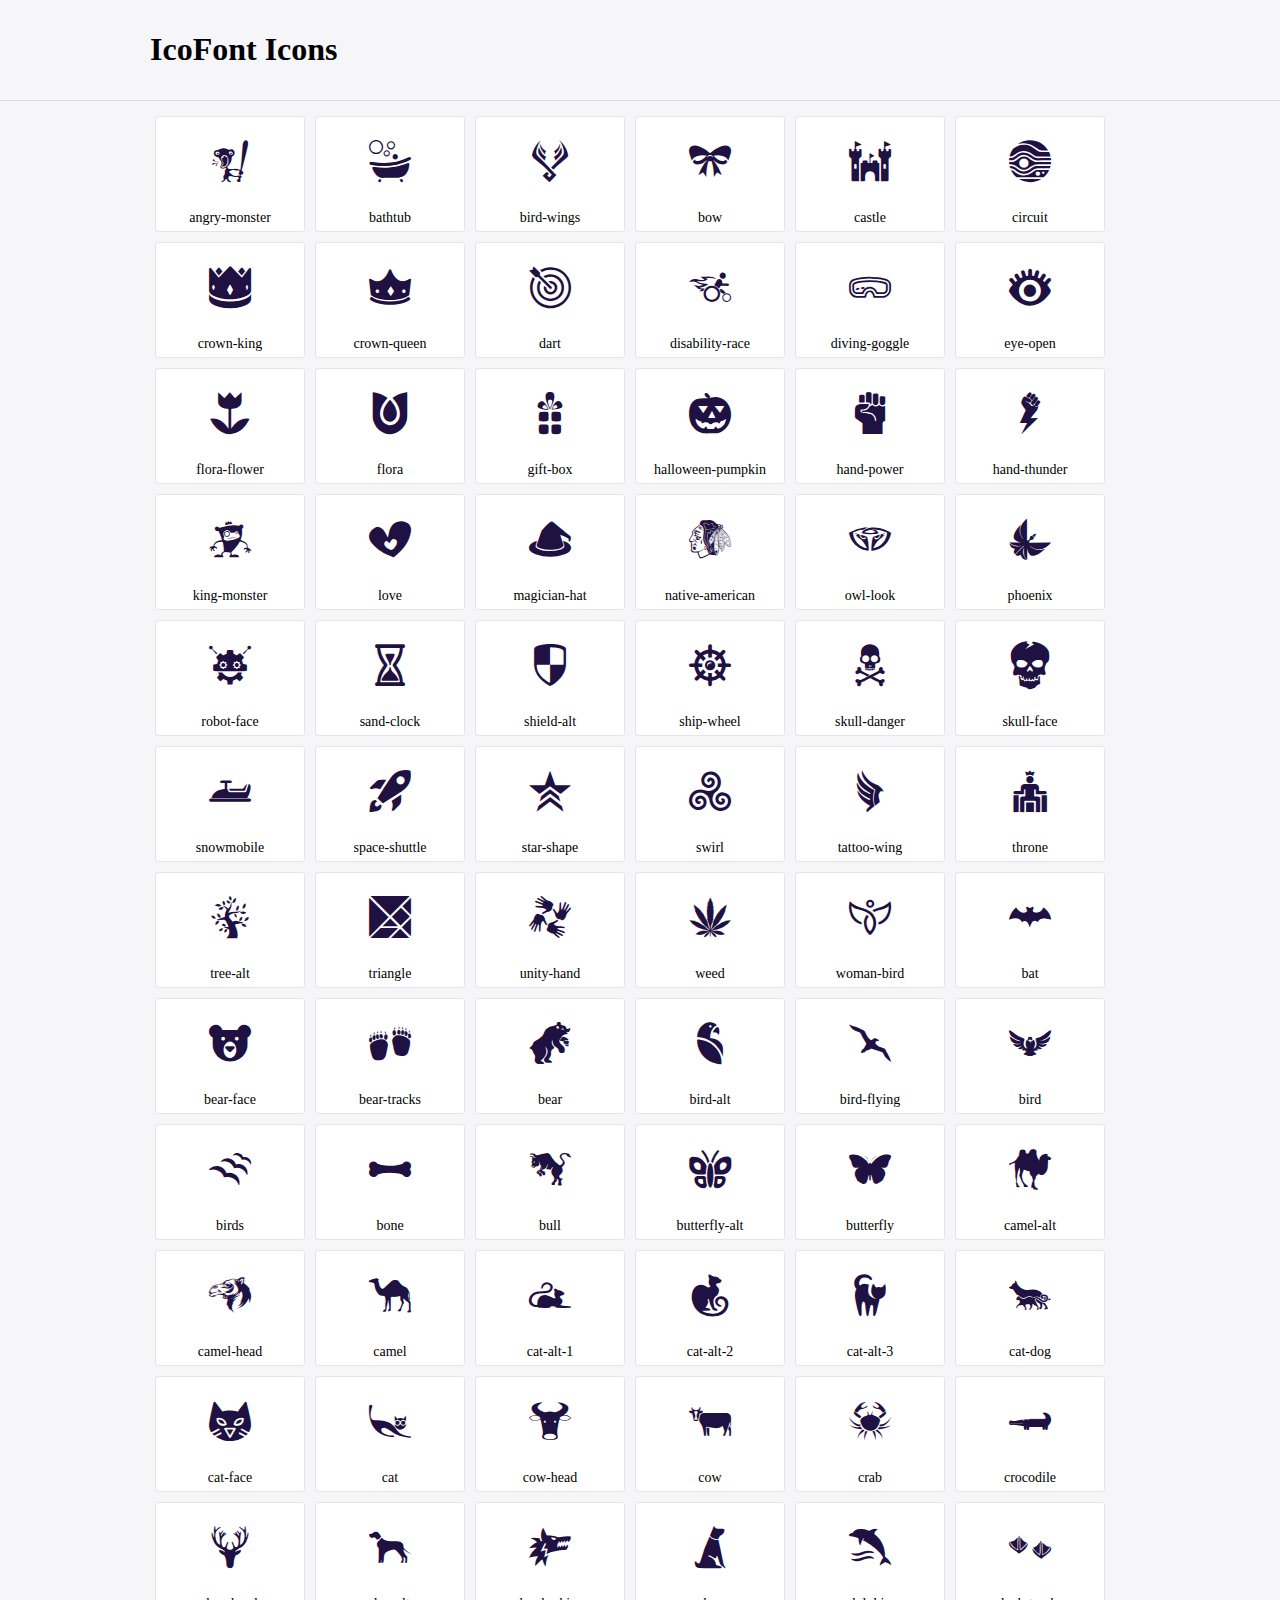
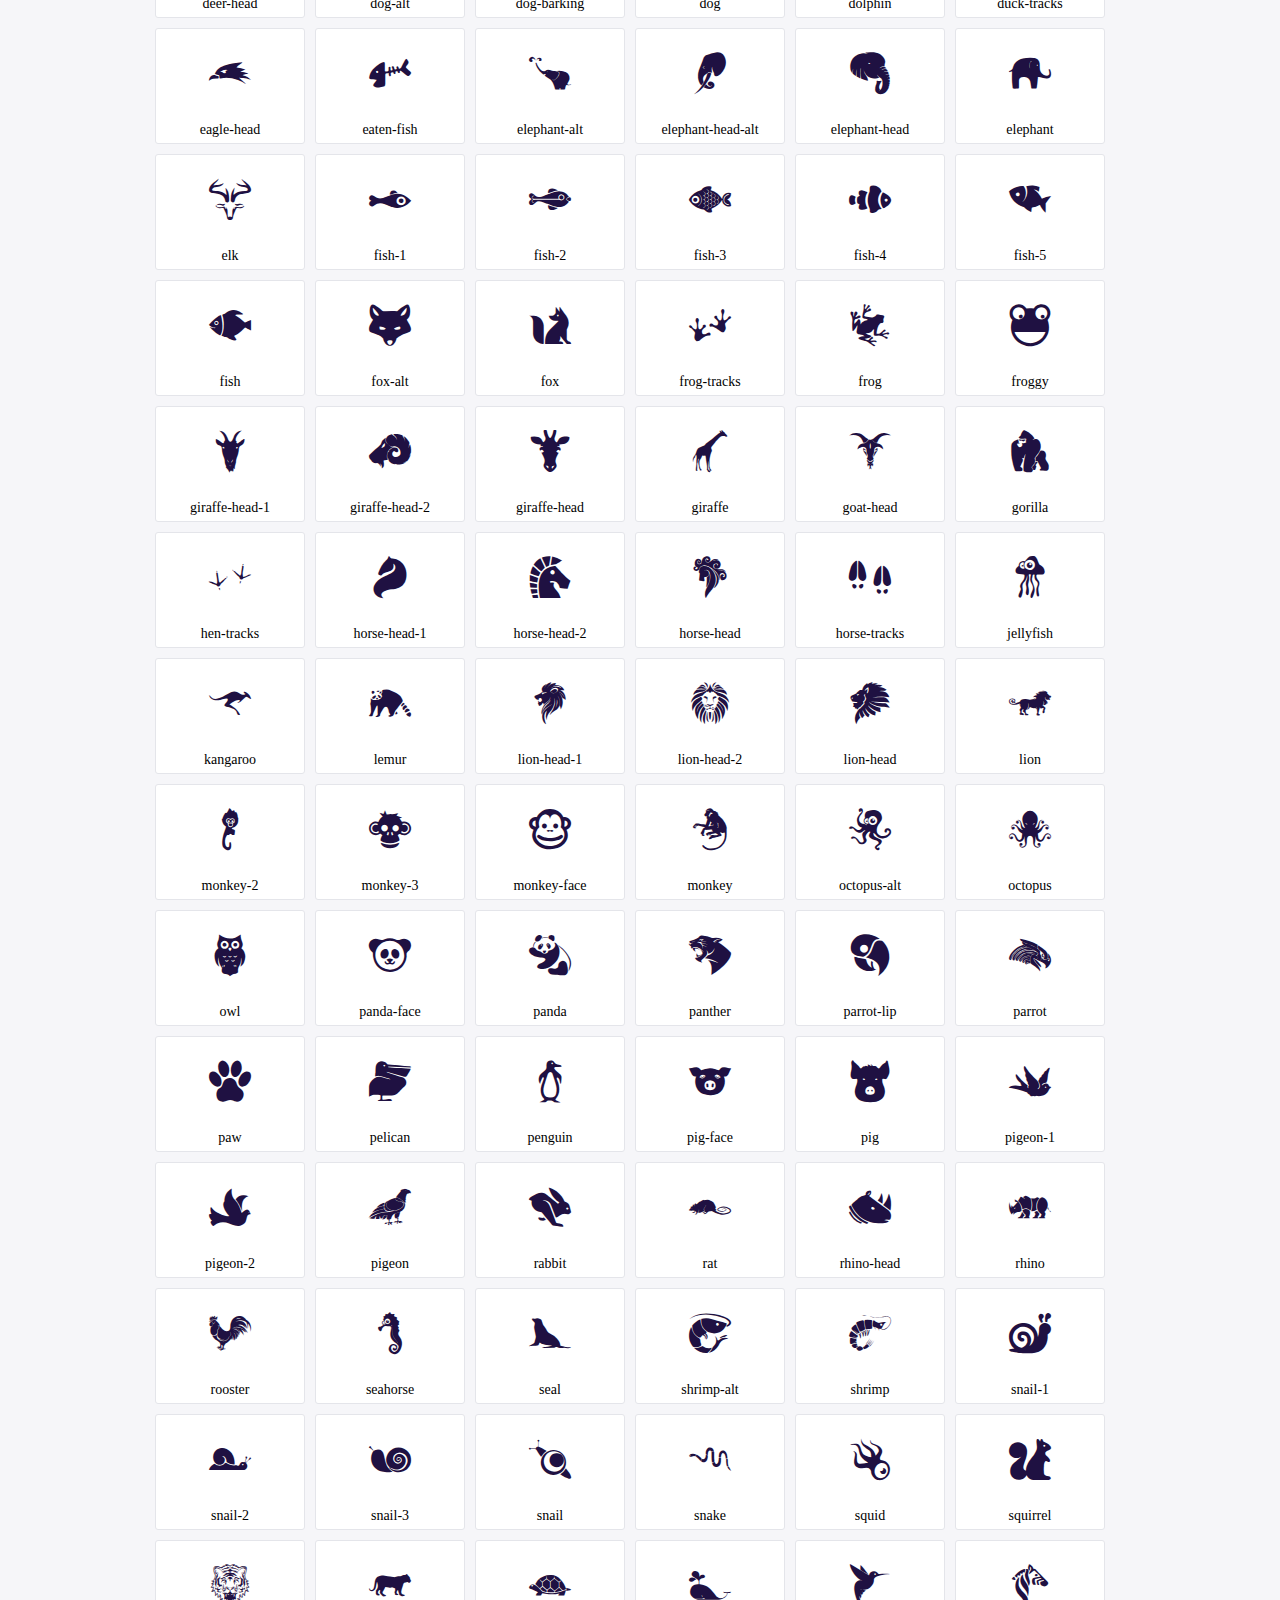
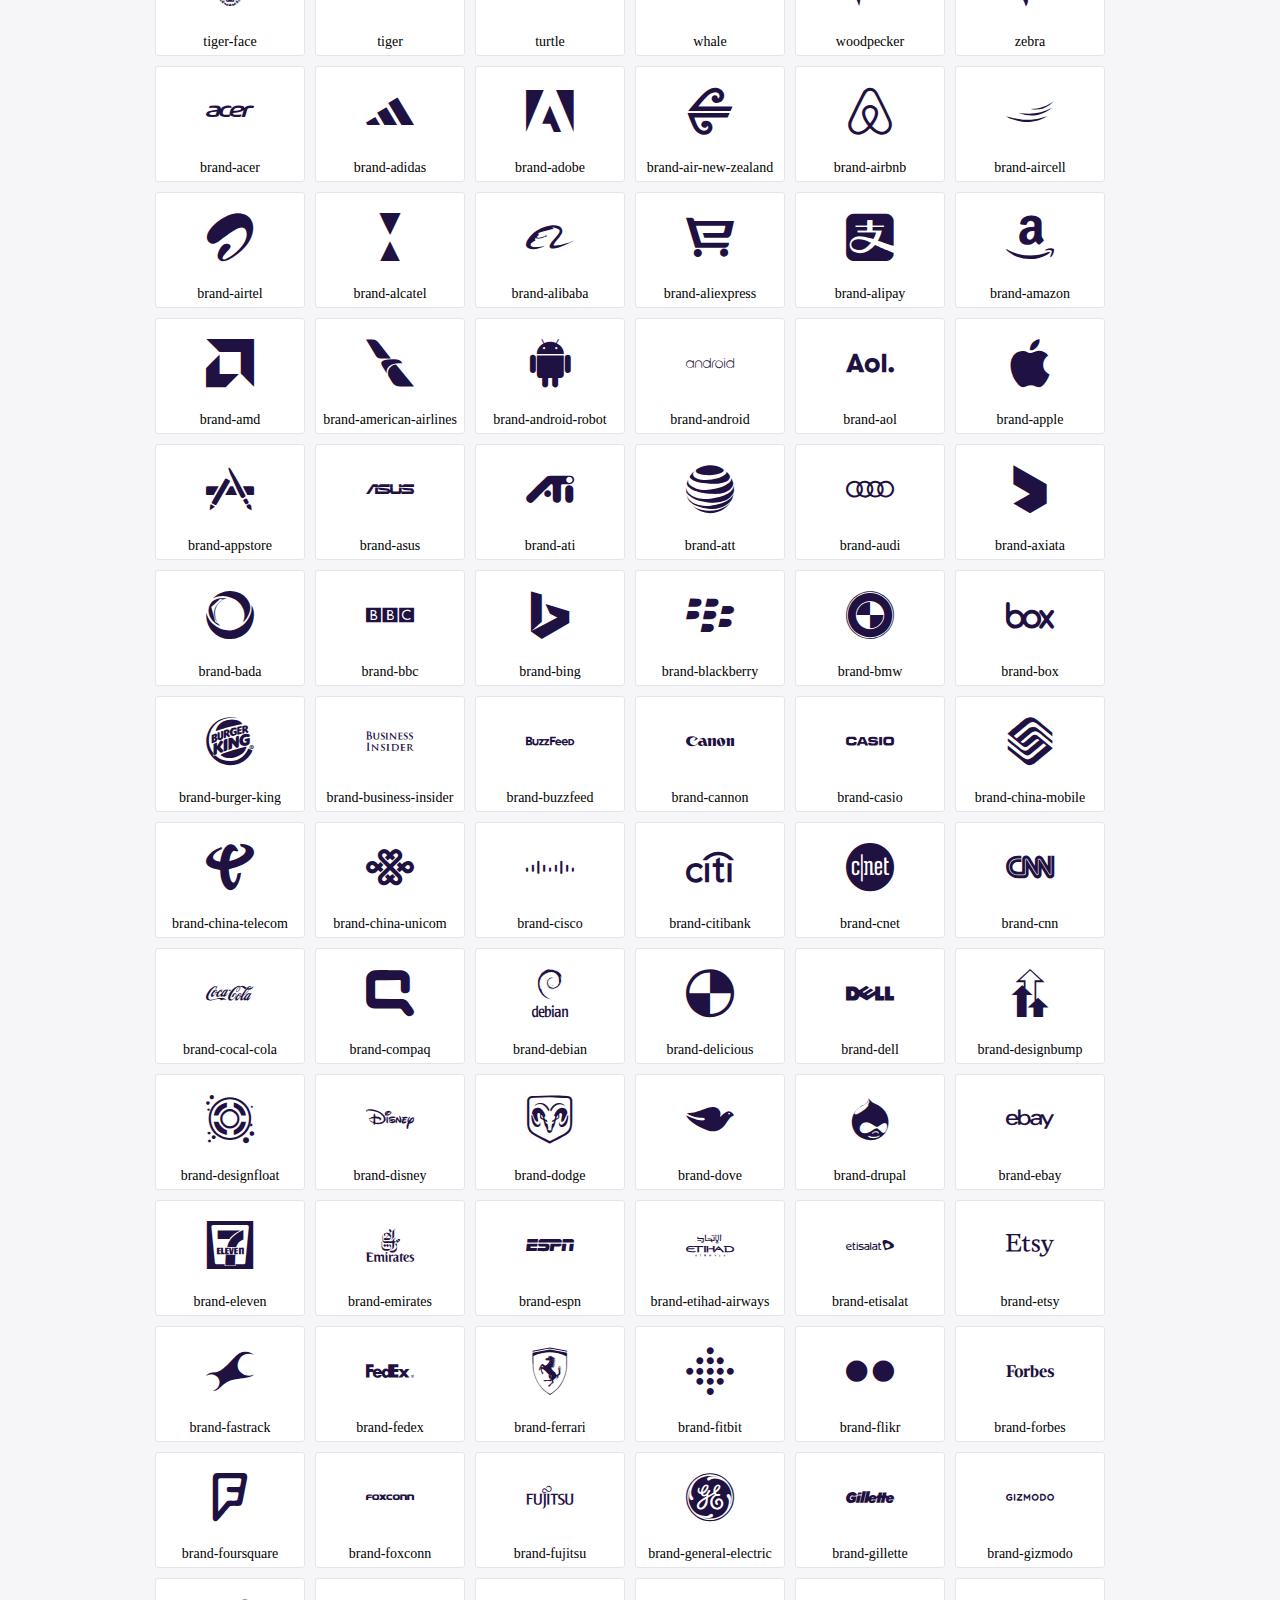
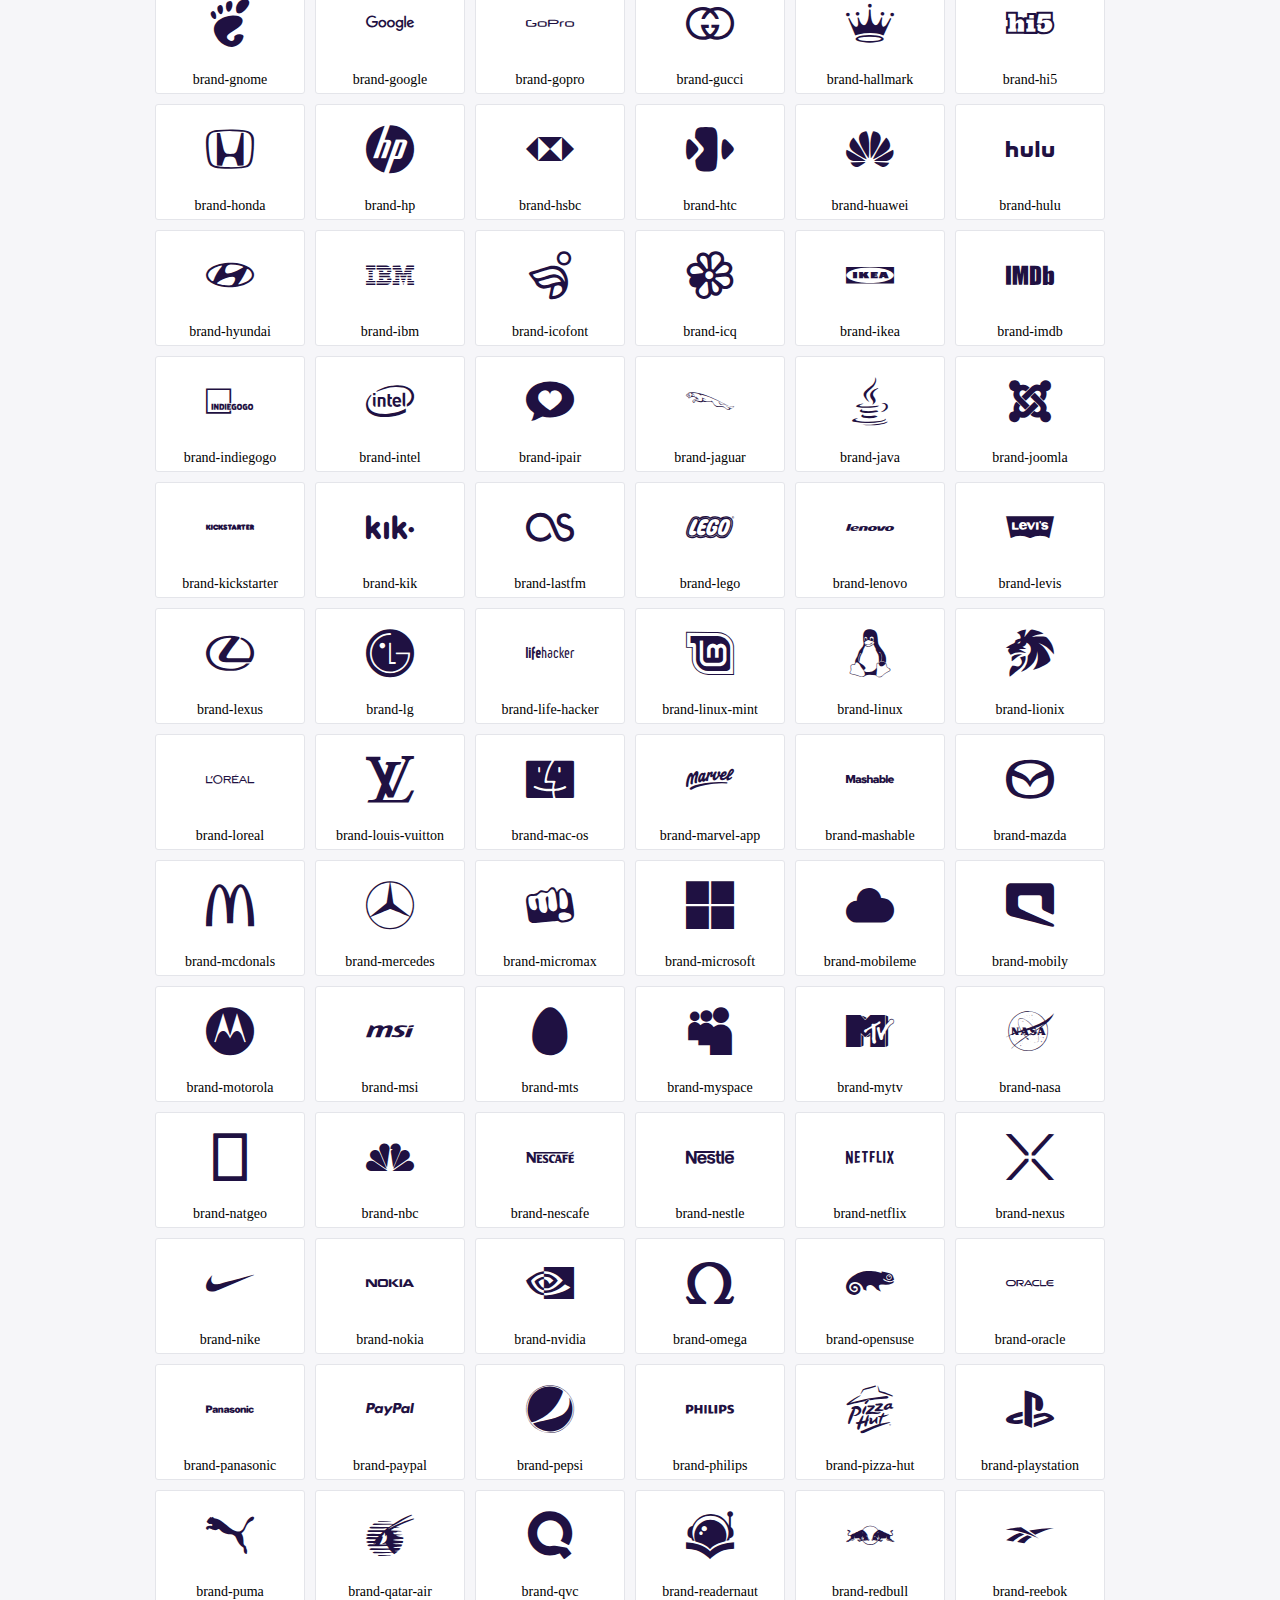
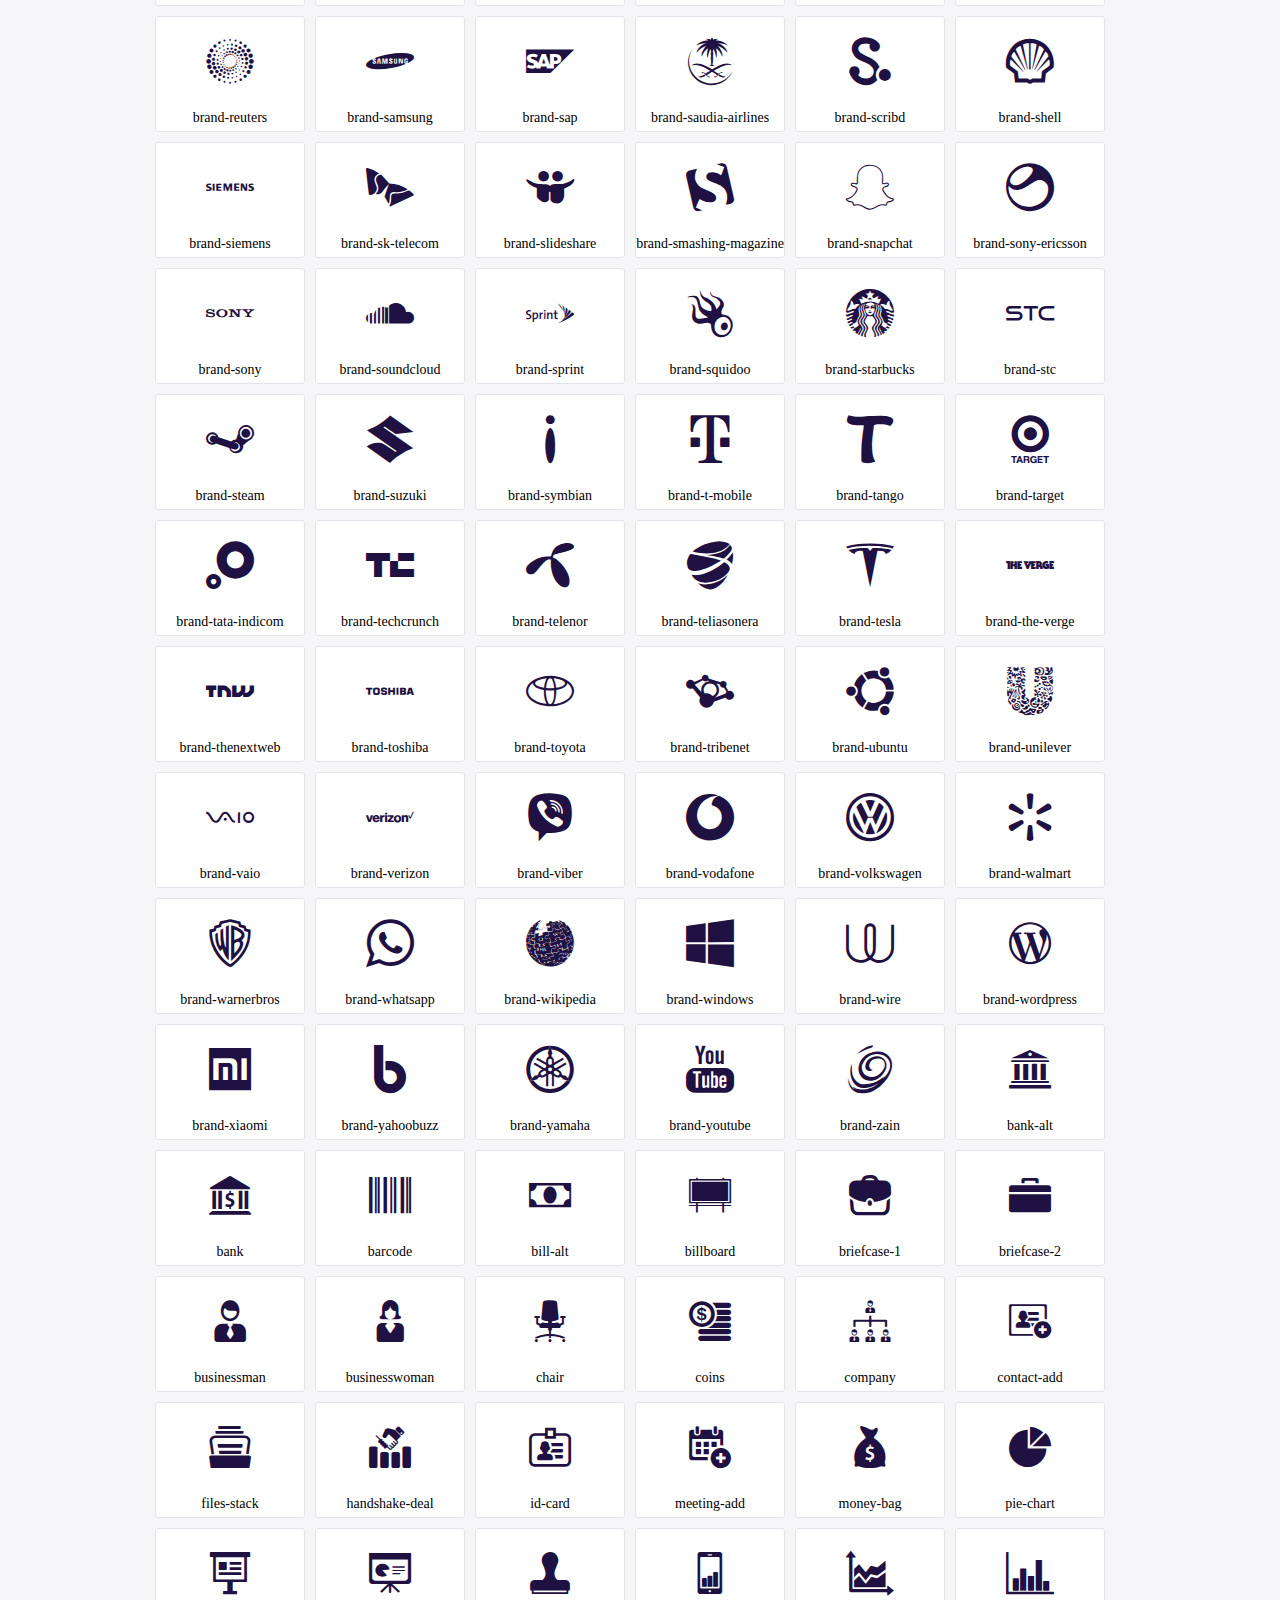
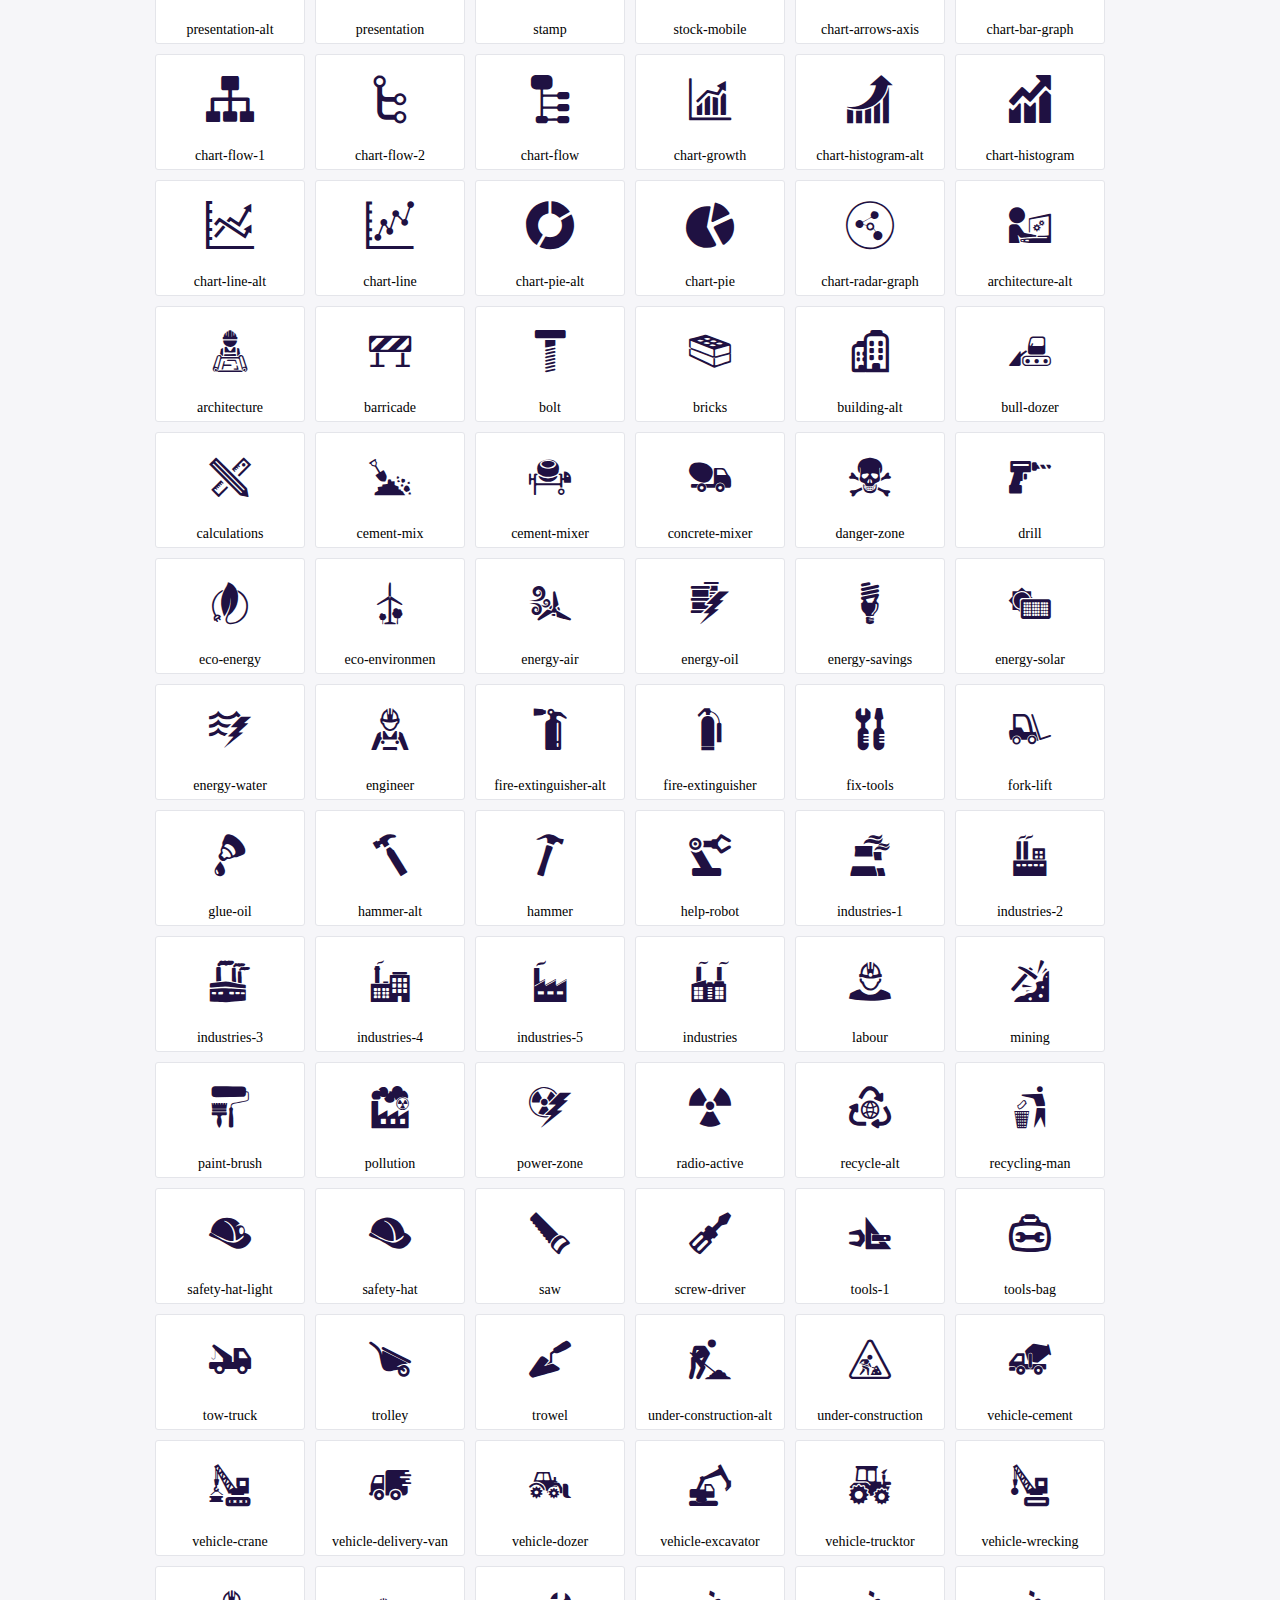
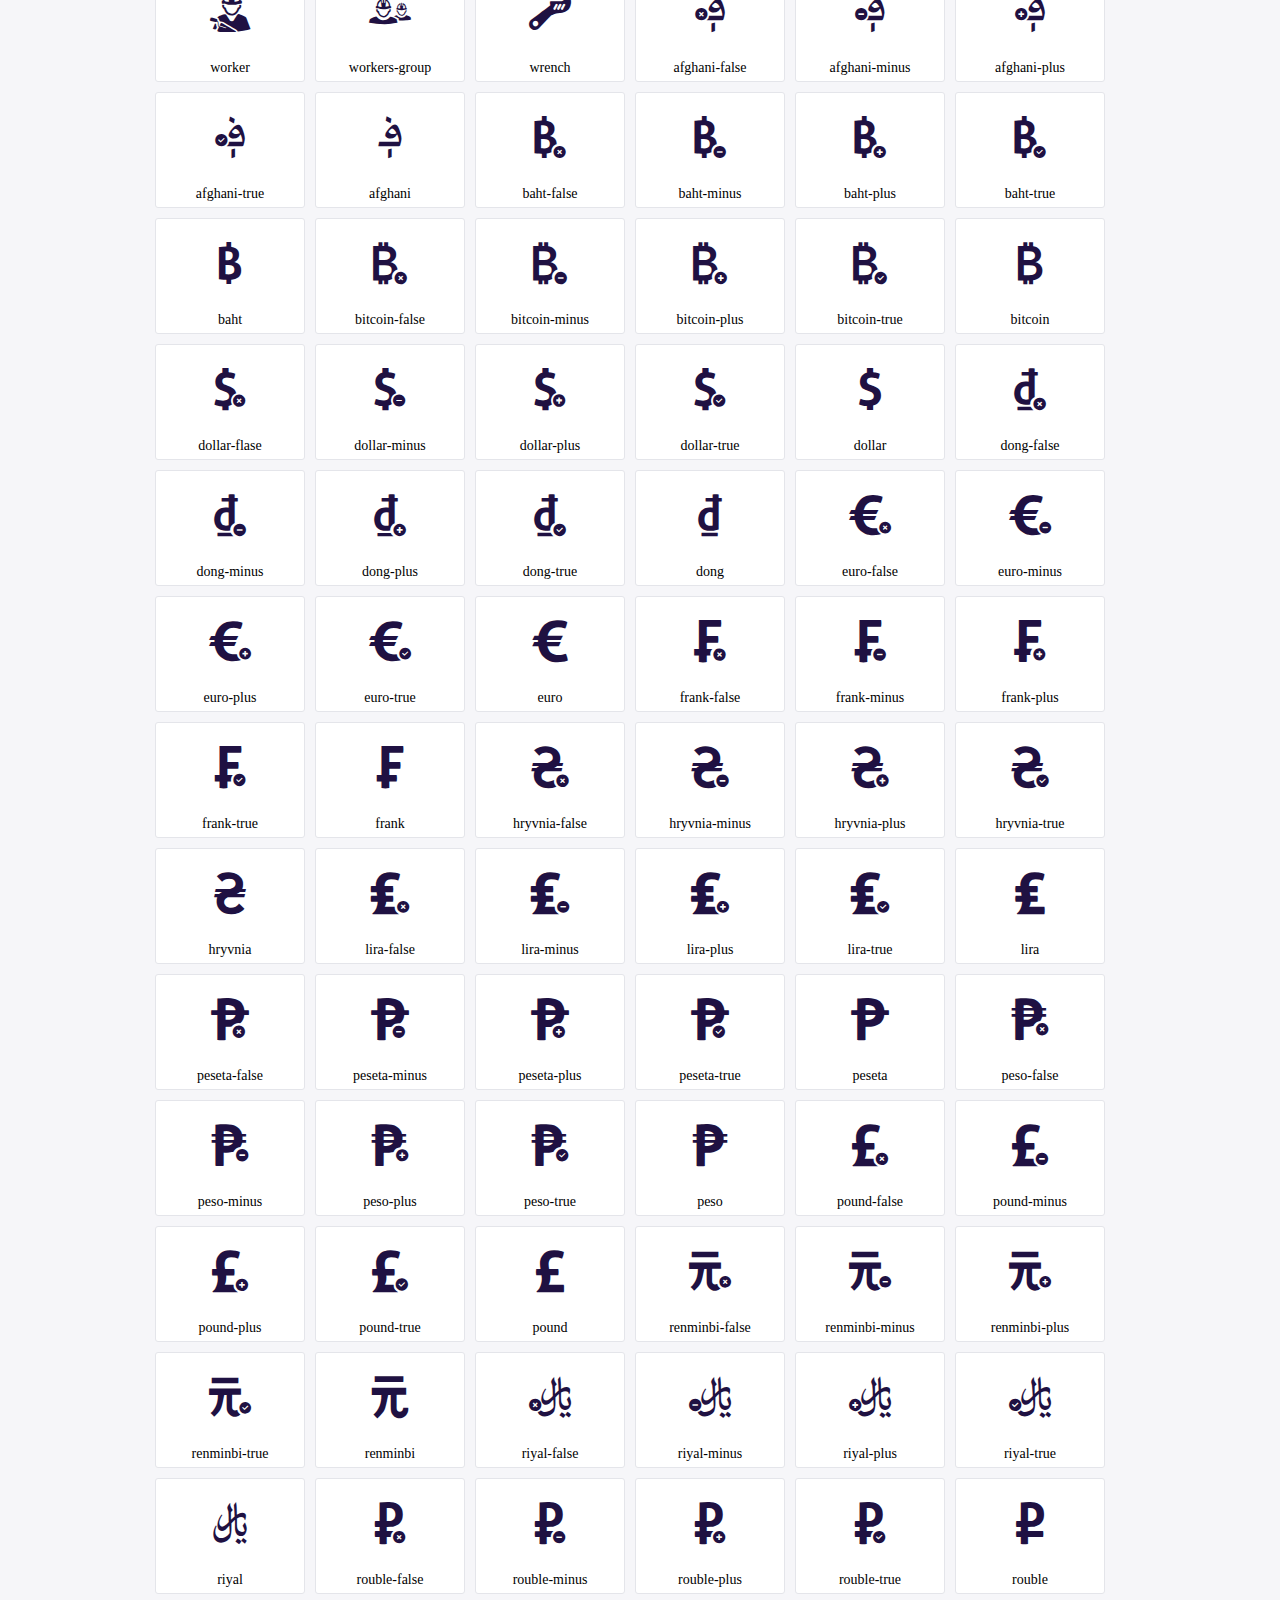
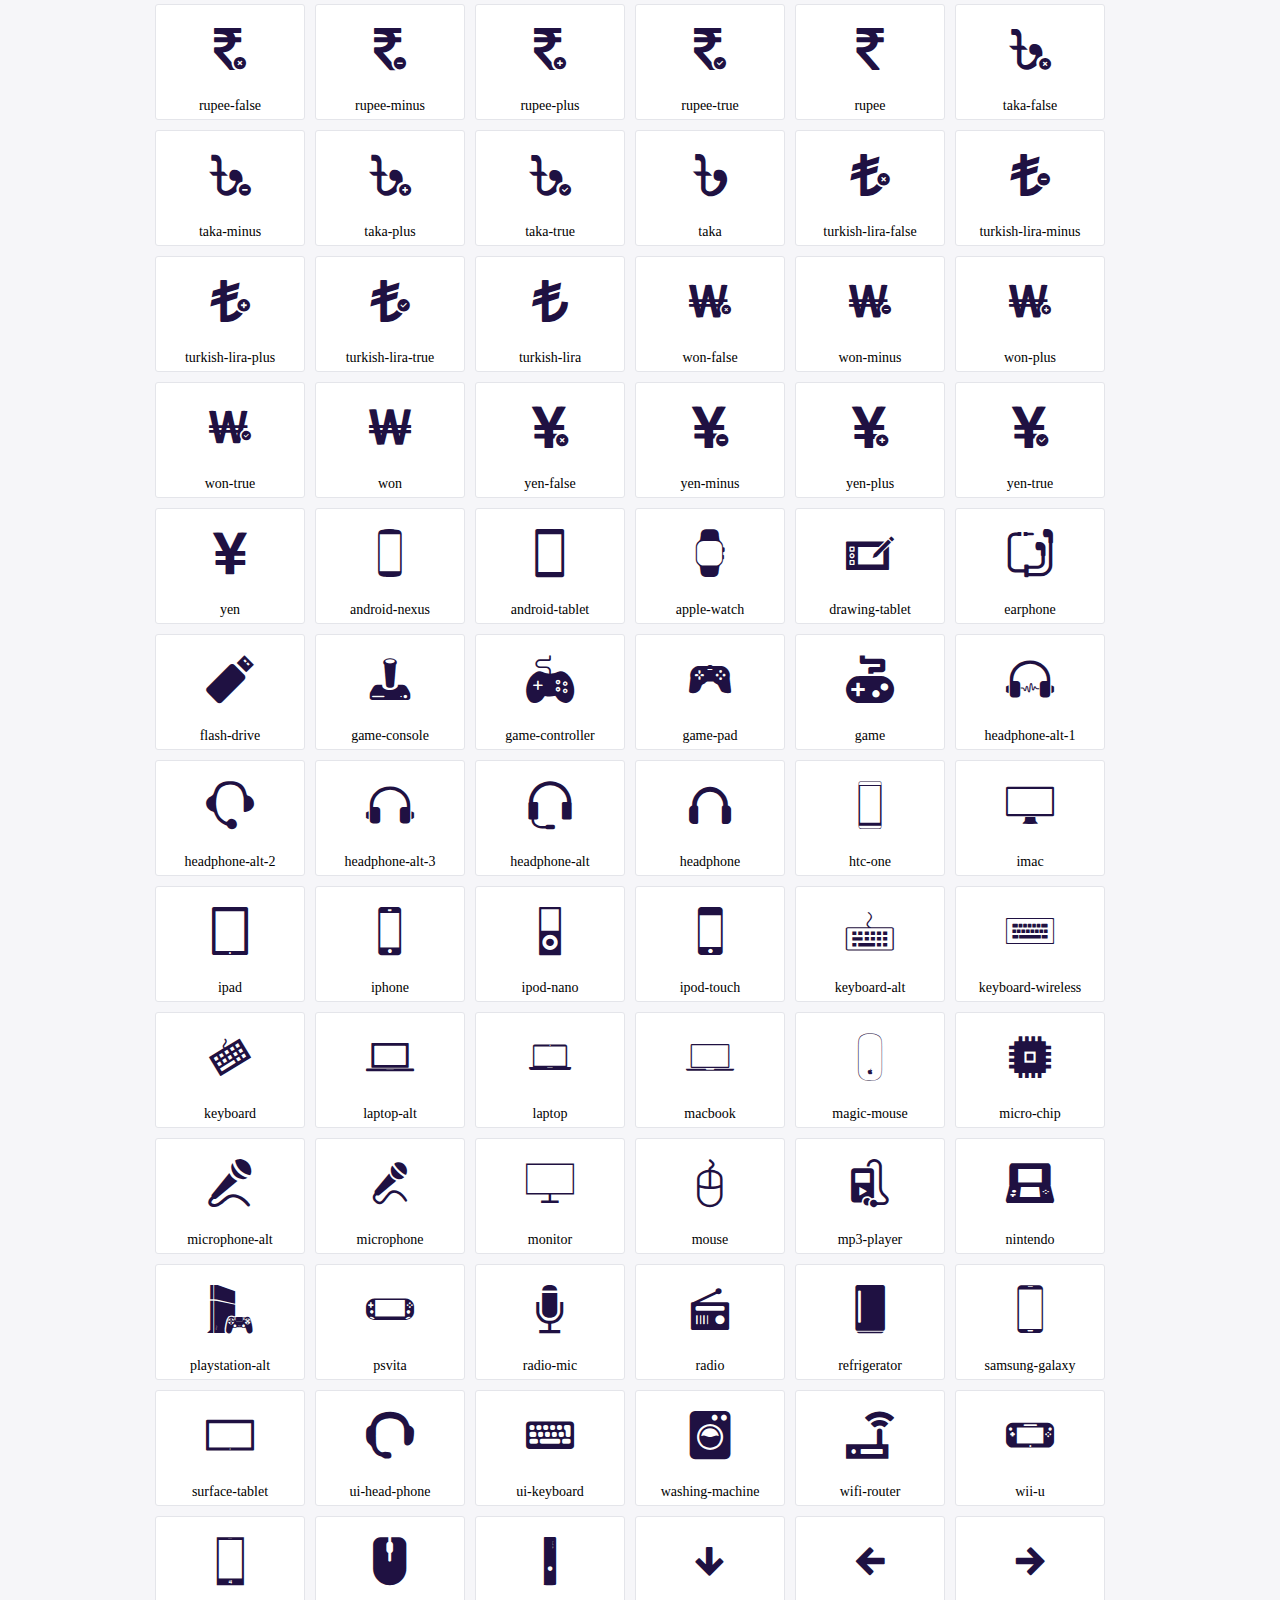
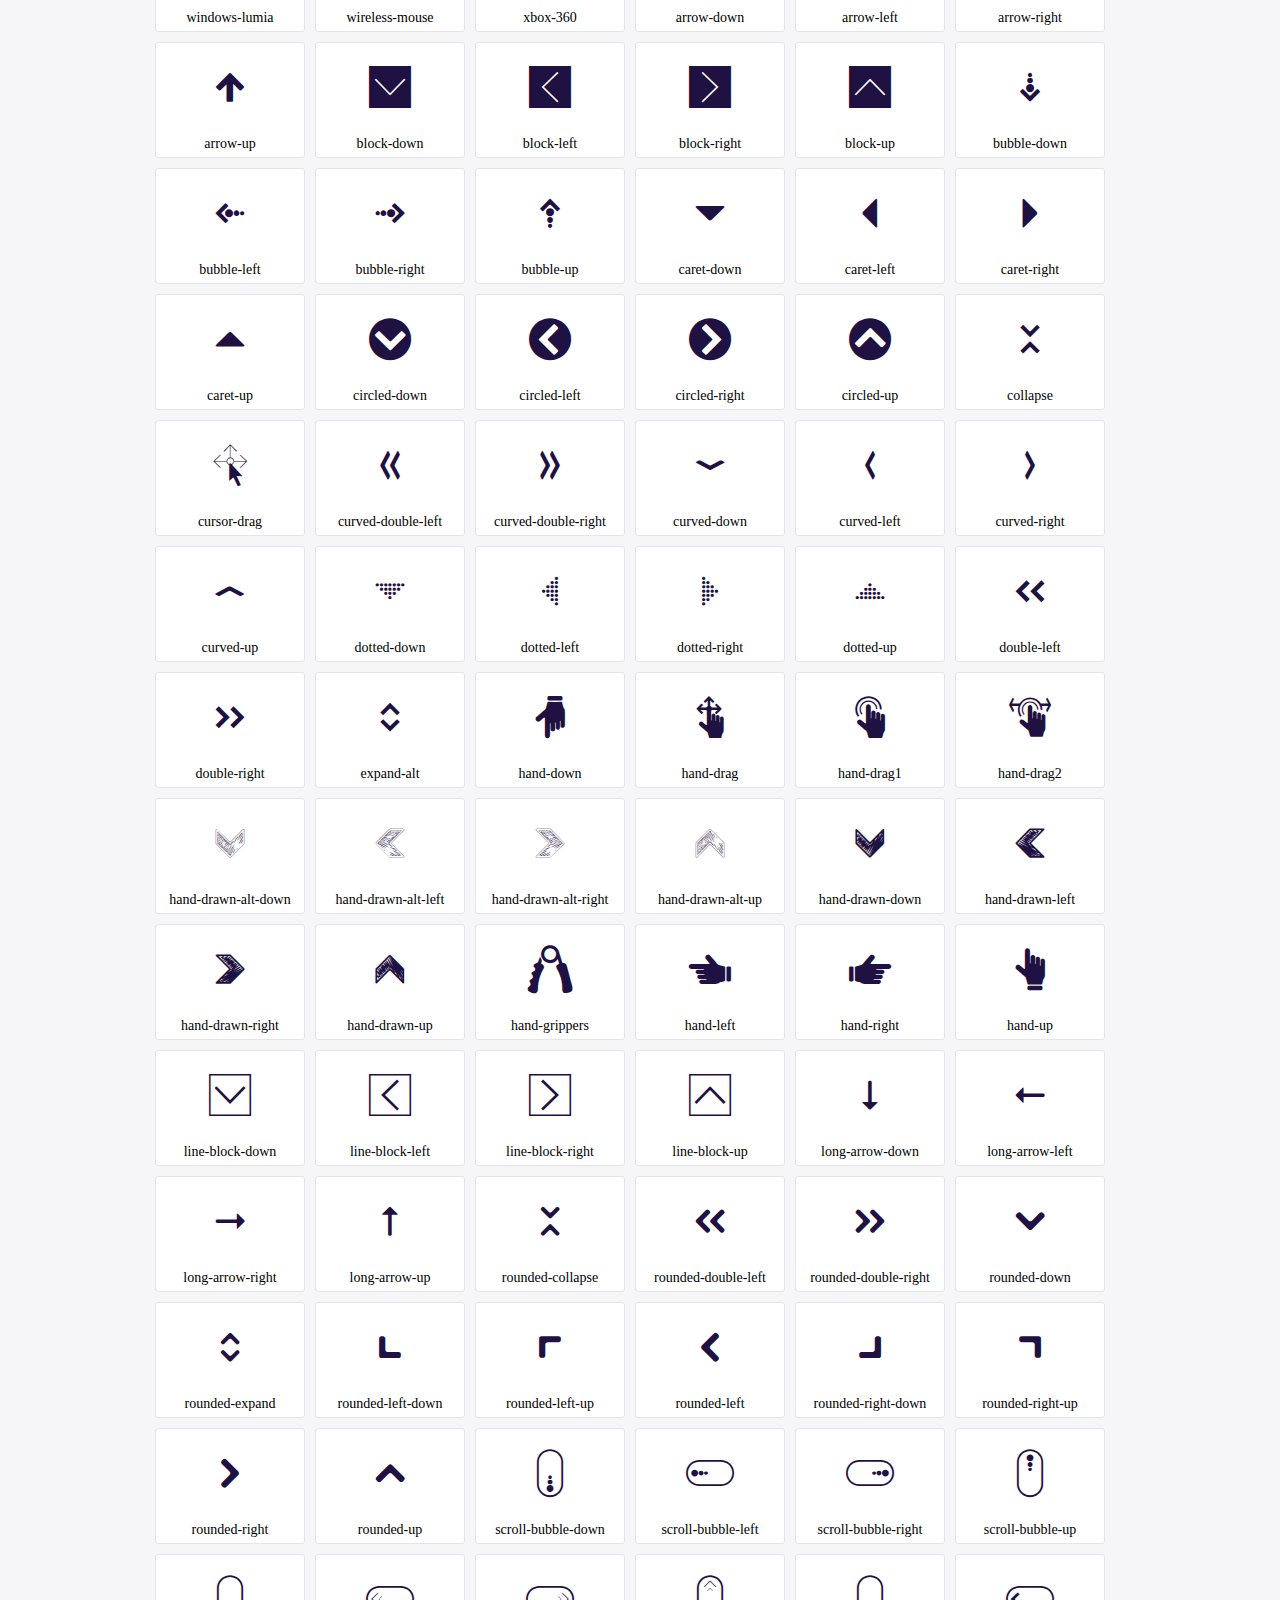
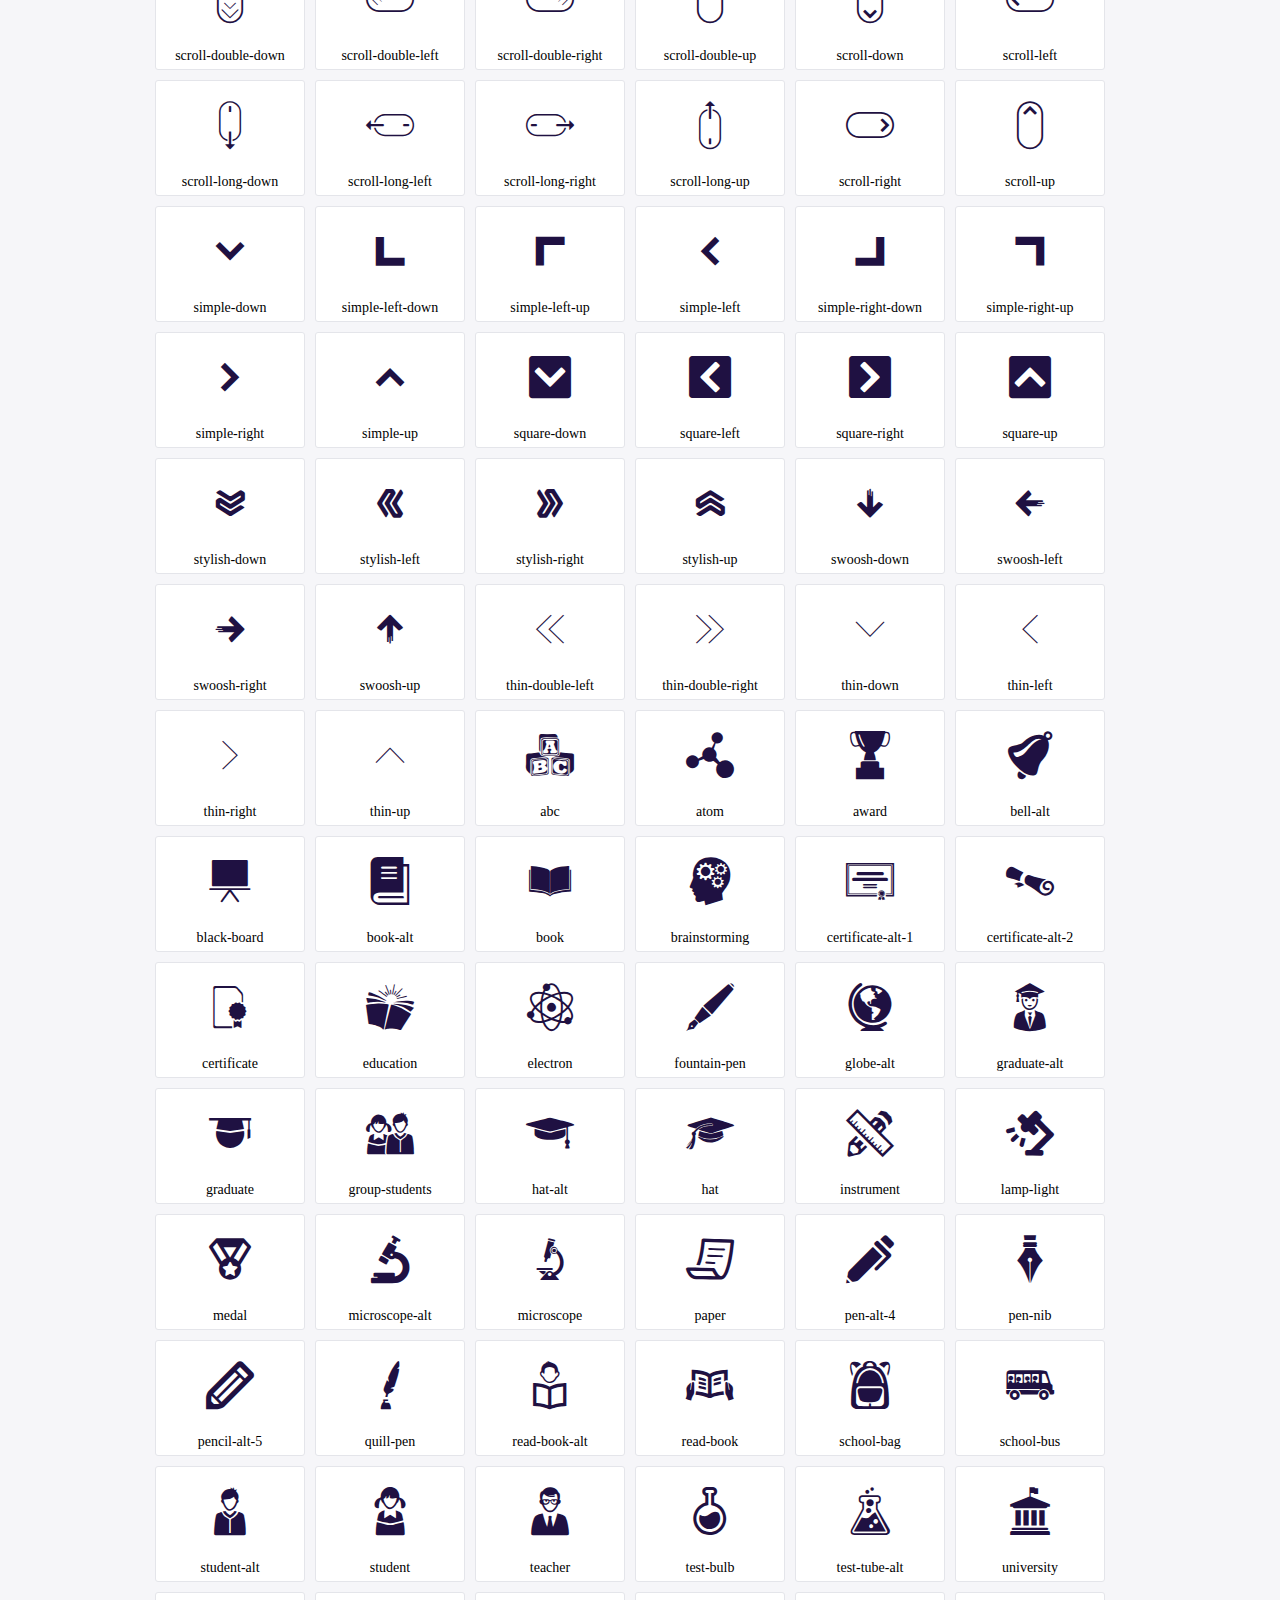
<file: icofont/demo.html>
<!DOCTYPE html>
	<html>
	<head>
		<meta charset="utf-8">
		<title>Examples | IcoFont</title>
		<link rel="stylesheet" type="text/css" href="./icofont.min.css">
		<style type="text/css">
			body {
				margin: 0;
				padding: 0;
				background: #F6F6F9;
			}
			.header {
				border-bottom: 1px solid #DCDCE1;
				padding: 10px 0;
				margin-bottom: 10px;
			}
			.container {
				width: 980px;
				margin: 0 auto;
			}
			.ico-title {
				font-size: 2em;
			}
			.iconlist {
				margin: 0;
				padding: 0;
				list-style: none;
				text-align: center;
				width: 100%;
				display: flex;
				flex-wrap: wrap;
				flex-direction: row;
			}
			.iconlist li {
				position: relative;
				margin: 5px;
				width: 150px;
				cursor: pointer;
			}
			.iconlist li .icon-holder {
				position: relative;
				text-align: center;
				border-radius: 3px;
				overflow: hidden;
				padding-bottom: 5px;
				background: #ffffff;
				border: 1px solid #E4E5EA;
				transition: all 0.2s linear 0s;
			}
			.iconlist li .icon-holder:hover {
				background: #00C3DA;
				color: #ffffff;
			}
			.iconlist li .icon-holder:hover .icon i {
				color: #ffffff;
			}
			.iconlist li .icon-holder .icon {
				padding: 20px;
				text-align: center;
			}
			.iconlist li .icon-holder .icon i {
				font-size: 3em;
				color: #1F1142;
			}
			.iconlist li .icon-holder span {
				font-size: 14px;
				display: block;
				margin-top: 5px;
				border-radius: 3px;
			}
		</style>
	</head>
	<body>
	<div class="header">
		<div class="container">
			<h1 class="ico-title"> IcoFont Icons </h1>
		</div>
	</div>
	<div class="container">
		<ul class="iconlist">
		
		<li>
			<div class="icon-holder">
				<div class="icon"> 
					<i class="icofont-angry-monster"></i>
				</div> 
				<span> angry-monster </span>
			</div>
		</li>
		
		<li>
			<div class="icon-holder">
				<div class="icon"> 
					<i class="icofont-bathtub"></i>
				</div> 
				<span> bathtub </span>
			</div>
		</li>
		
		<li>
			<div class="icon-holder">
				<div class="icon"> 
					<i class="icofont-bird-wings"></i>
				</div> 
				<span> bird-wings </span>
			</div>
		</li>
		
		<li>
			<div class="icon-holder">
				<div class="icon"> 
					<i class="icofont-bow"></i>
				</div> 
				<span> bow </span>
			</div>
		</li>
		
		<li>
			<div class="icon-holder">
				<div class="icon"> 
					<i class="icofont-castle"></i>
				</div> 
				<span> castle </span>
			</div>
		</li>
		
		<li>
			<div class="icon-holder">
				<div class="icon"> 
					<i class="icofont-circuit"></i>
				</div> 
				<span> circuit </span>
			</div>
		</li>
		
		<li>
			<div class="icon-holder">
				<div class="icon"> 
					<i class="icofont-crown-king"></i>
				</div> 
				<span> crown-king </span>
			</div>
		</li>
		
		<li>
			<div class="icon-holder">
				<div class="icon"> 
					<i class="icofont-crown-queen"></i>
				</div> 
				<span> crown-queen </span>
			</div>
		</li>
		
		<li>
			<div class="icon-holder">
				<div class="icon"> 
					<i class="icofont-dart"></i>
				</div> 
				<span> dart </span>
			</div>
		</li>
		
		<li>
			<div class="icon-holder">
				<div class="icon"> 
					<i class="icofont-disability-race"></i>
				</div> 
				<span> disability-race </span>
			</div>
		</li>
		
		<li>
			<div class="icon-holder">
				<div class="icon"> 
					<i class="icofont-diving-goggle"></i>
				</div> 
				<span> diving-goggle </span>
			</div>
		</li>
		
		<li>
			<div class="icon-holder">
				<div class="icon"> 
					<i class="icofont-eye-open"></i>
				</div> 
				<span> eye-open </span>
			</div>
		</li>
		
		<li>
			<div class="icon-holder">
				<div class="icon"> 
					<i class="icofont-flora-flower"></i>
				</div> 
				<span> flora-flower </span>
			</div>
		</li>
		
		<li>
			<div class="icon-holder">
				<div class="icon"> 
					<i class="icofont-flora"></i>
				</div> 
				<span> flora </span>
			</div>
		</li>
		
		<li>
			<div class="icon-holder">
				<div class="icon"> 
					<i class="icofont-gift-box"></i>
				</div> 
				<span> gift-box </span>
			</div>
		</li>
		
		<li>
			<div class="icon-holder">
				<div class="icon"> 
					<i class="icofont-halloween-pumpkin"></i>
				</div> 
				<span> halloween-pumpkin </span>
			</div>
		</li>
		
		<li>
			<div class="icon-holder">
				<div class="icon"> 
					<i class="icofont-hand-power"></i>
				</div> 
				<span> hand-power </span>
			</div>
		</li>
		
		<li>
			<div class="icon-holder">
				<div class="icon"> 
					<i class="icofont-hand-thunder"></i>
				</div> 
				<span> hand-thunder </span>
			</div>
		</li>
		
		<li>
			<div class="icon-holder">
				<div class="icon"> 
					<i class="icofont-king-monster"></i>
				</div> 
				<span> king-monster </span>
			</div>
		</li>
		
		<li>
			<div class="icon-holder">
				<div class="icon"> 
					<i class="icofont-love"></i>
				</div> 
				<span> love </span>
			</div>
		</li>
		
		<li>
			<div class="icon-holder">
				<div class="icon"> 
					<i class="icofont-magician-hat"></i>
				</div> 
				<span> magician-hat </span>
			</div>
		</li>
		
		<li>
			<div class="icon-holder">
				<div class="icon"> 
					<i class="icofont-native-american"></i>
				</div> 
				<span> native-american </span>
			</div>
		</li>
		
		<li>
			<div class="icon-holder">
				<div class="icon"> 
					<i class="icofont-owl-look"></i>
				</div> 
				<span> owl-look </span>
			</div>
		</li>
		
		<li>
			<div class="icon-holder">
				<div class="icon"> 
					<i class="icofont-phoenix"></i>
				</div> 
				<span> phoenix </span>
			</div>
		</li>
		
		<li>
			<div class="icon-holder">
				<div class="icon"> 
					<i class="icofont-robot-face"></i>
				</div> 
				<span> robot-face </span>
			</div>
		</li>
		
		<li>
			<div class="icon-holder">
				<div class="icon"> 
					<i class="icofont-sand-clock"></i>
				</div> 
				<span> sand-clock </span>
			</div>
		</li>
		
		<li>
			<div class="icon-holder">
				<div class="icon"> 
					<i class="icofont-shield-alt"></i>
				</div> 
				<span> shield-alt </span>
			</div>
		</li>
		
		<li>
			<div class="icon-holder">
				<div class="icon"> 
					<i class="icofont-ship-wheel"></i>
				</div> 
				<span> ship-wheel </span>
			</div>
		</li>
		
		<li>
			<div class="icon-holder">
				<div class="icon"> 
					<i class="icofont-skull-danger"></i>
				</div> 
				<span> skull-danger </span>
			</div>
		</li>
		
		<li>
			<div class="icon-holder">
				<div class="icon"> 
					<i class="icofont-skull-face"></i>
				</div> 
				<span> skull-face </span>
			</div>
		</li>
		
		<li>
			<div class="icon-holder">
				<div class="icon"> 
					<i class="icofont-snowmobile"></i>
				</div> 
				<span> snowmobile </span>
			</div>
		</li>
		
		<li>
			<div class="icon-holder">
				<div class="icon"> 
					<i class="icofont-space-shuttle"></i>
				</div> 
				<span> space-shuttle </span>
			</div>
		</li>
		
		<li>
			<div class="icon-holder">
				<div class="icon"> 
					<i class="icofont-star-shape"></i>
				</div> 
				<span> star-shape </span>
			</div>
		</li>
		
		<li>
			<div class="icon-holder">
				<div class="icon"> 
					<i class="icofont-swirl"></i>
				</div> 
				<span> swirl </span>
			</div>
		</li>
		
		<li>
			<div class="icon-holder">
				<div class="icon"> 
					<i class="icofont-tattoo-wing"></i>
				</div> 
				<span> tattoo-wing </span>
			</div>
		</li>
		
		<li>
			<div class="icon-holder">
				<div class="icon"> 
					<i class="icofont-throne"></i>
				</div> 
				<span> throne </span>
			</div>
		</li>
		
		<li>
			<div class="icon-holder">
				<div class="icon"> 
					<i class="icofont-tree-alt"></i>
				</div> 
				<span> tree-alt </span>
			</div>
		</li>
		
		<li>
			<div class="icon-holder">
				<div class="icon"> 
					<i class="icofont-triangle"></i>
				</div> 
				<span> triangle </span>
			</div>
		</li>
		
		<li>
			<div class="icon-holder">
				<div class="icon"> 
					<i class="icofont-unity-hand"></i>
				</div> 
				<span> unity-hand </span>
			</div>
		</li>
		
		<li>
			<div class="icon-holder">
				<div class="icon"> 
					<i class="icofont-weed"></i>
				</div> 
				<span> weed </span>
			</div>
		</li>
		
		<li>
			<div class="icon-holder">
				<div class="icon"> 
					<i class="icofont-woman-bird"></i>
				</div> 
				<span> woman-bird </span>
			</div>
		</li>
		
		<li>
			<div class="icon-holder">
				<div class="icon"> 
					<i class="icofont-bat"></i>
				</div> 
				<span> bat </span>
			</div>
		</li>
		
		<li>
			<div class="icon-holder">
				<div class="icon"> 
					<i class="icofont-bear-face"></i>
				</div> 
				<span> bear-face </span>
			</div>
		</li>
		
		<li>
			<div class="icon-holder">
				<div class="icon"> 
					<i class="icofont-bear-tracks"></i>
				</div> 
				<span> bear-tracks </span>
			</div>
		</li>
		
		<li>
			<div class="icon-holder">
				<div class="icon"> 
					<i class="icofont-bear"></i>
				</div> 
				<span> bear </span>
			</div>
		</li>
		
		<li>
			<div class="icon-holder">
				<div class="icon"> 
					<i class="icofont-bird-alt"></i>
				</div> 
				<span> bird-alt </span>
			</div>
		</li>
		
		<li>
			<div class="icon-holder">
				<div class="icon"> 
					<i class="icofont-bird-flying"></i>
				</div> 
				<span> bird-flying </span>
			</div>
		</li>
		
		<li>
			<div class="icon-holder">
				<div class="icon"> 
					<i class="icofont-bird"></i>
				</div> 
				<span> bird </span>
			</div>
		</li>
		
		<li>
			<div class="icon-holder">
				<div class="icon"> 
					<i class="icofont-birds"></i>
				</div> 
				<span> birds </span>
			</div>
		</li>
		
		<li>
			<div class="icon-holder">
				<div class="icon"> 
					<i class="icofont-bone"></i>
				</div> 
				<span> bone </span>
			</div>
		</li>
		
		<li>
			<div class="icon-holder">
				<div class="icon"> 
					<i class="icofont-bull"></i>
				</div> 
				<span> bull </span>
			</div>
		</li>
		
		<li>
			<div class="icon-holder">
				<div class="icon"> 
					<i class="icofont-butterfly-alt"></i>
				</div> 
				<span> butterfly-alt </span>
			</div>
		</li>
		
		<li>
			<div class="icon-holder">
				<div class="icon"> 
					<i class="icofont-butterfly"></i>
				</div> 
				<span> butterfly </span>
			</div>
		</li>
		
		<li>
			<div class="icon-holder">
				<div class="icon"> 
					<i class="icofont-camel-alt"></i>
				</div> 
				<span> camel-alt </span>
			</div>
		</li>
		
		<li>
			<div class="icon-holder">
				<div class="icon"> 
					<i class="icofont-camel-head"></i>
				</div> 
				<span> camel-head </span>
			</div>
		</li>
		
		<li>
			<div class="icon-holder">
				<div class="icon"> 
					<i class="icofont-camel"></i>
				</div> 
				<span> camel </span>
			</div>
		</li>
		
		<li>
			<div class="icon-holder">
				<div class="icon"> 
					<i class="icofont-cat-alt-1"></i>
				</div> 
				<span> cat-alt-1 </span>
			</div>
		</li>
		
		<li>
			<div class="icon-holder">
				<div class="icon"> 
					<i class="icofont-cat-alt-2"></i>
				</div> 
				<span> cat-alt-2 </span>
			</div>
		</li>
		
		<li>
			<div class="icon-holder">
				<div class="icon"> 
					<i class="icofont-cat-alt-3"></i>
				</div> 
				<span> cat-alt-3 </span>
			</div>
		</li>
		
		<li>
			<div class="icon-holder">
				<div class="icon"> 
					<i class="icofont-cat-dog"></i>
				</div> 
				<span> cat-dog </span>
			</div>
		</li>
		
		<li>
			<div class="icon-holder">
				<div class="icon"> 
					<i class="icofont-cat-face"></i>
				</div> 
				<span> cat-face </span>
			</div>
		</li>
		
		<li>
			<div class="icon-holder">
				<div class="icon"> 
					<i class="icofont-cat"></i>
				</div> 
				<span> cat </span>
			</div>
		</li>
		
		<li>
			<div class="icon-holder">
				<div class="icon"> 
					<i class="icofont-cow-head"></i>
				</div> 
				<span> cow-head </span>
			</div>
		</li>
		
		<li>
			<div class="icon-holder">
				<div class="icon"> 
					<i class="icofont-cow"></i>
				</div> 
				<span> cow </span>
			</div>
		</li>
		
		<li>
			<div class="icon-holder">
				<div class="icon"> 
					<i class="icofont-crab"></i>
				</div> 
				<span> crab </span>
			</div>
		</li>
		
		<li>
			<div class="icon-holder">
				<div class="icon"> 
					<i class="icofont-crocodile"></i>
				</div> 
				<span> crocodile </span>
			</div>
		</li>
		
		<li>
			<div class="icon-holder">
				<div class="icon"> 
					<i class="icofont-deer-head"></i>
				</div> 
				<span> deer-head </span>
			</div>
		</li>
		
		<li>
			<div class="icon-holder">
				<div class="icon"> 
					<i class="icofont-dog-alt"></i>
				</div> 
				<span> dog-alt </span>
			</div>
		</li>
		
		<li>
			<div class="icon-holder">
				<div class="icon"> 
					<i class="icofont-dog-barking"></i>
				</div> 
				<span> dog-barking </span>
			</div>
		</li>
		
		<li>
			<div class="icon-holder">
				<div class="icon"> 
					<i class="icofont-dog"></i>
				</div> 
				<span> dog </span>
			</div>
		</li>
		
		<li>
			<div class="icon-holder">
				<div class="icon"> 
					<i class="icofont-dolphin"></i>
				</div> 
				<span> dolphin </span>
			</div>
		</li>
		
		<li>
			<div class="icon-holder">
				<div class="icon"> 
					<i class="icofont-duck-tracks"></i>
				</div> 
				<span> duck-tracks </span>
			</div>
		</li>
		
		<li>
			<div class="icon-holder">
				<div class="icon"> 
					<i class="icofont-eagle-head"></i>
				</div> 
				<span> eagle-head </span>
			</div>
		</li>
		
		<li>
			<div class="icon-holder">
				<div class="icon"> 
					<i class="icofont-eaten-fish"></i>
				</div> 
				<span> eaten-fish </span>
			</div>
		</li>
		
		<li>
			<div class="icon-holder">
				<div class="icon"> 
					<i class="icofont-elephant-alt"></i>
				</div> 
				<span> elephant-alt </span>
			</div>
		</li>
		
		<li>
			<div class="icon-holder">
				<div class="icon"> 
					<i class="icofont-elephant-head-alt"></i>
				</div> 
				<span> elephant-head-alt </span>
			</div>
		</li>
		
		<li>
			<div class="icon-holder">
				<div class="icon"> 
					<i class="icofont-elephant-head"></i>
				</div> 
				<span> elephant-head </span>
			</div>
		</li>
		
		<li>
			<div class="icon-holder">
				<div class="icon"> 
					<i class="icofont-elephant"></i>
				</div> 
				<span> elephant </span>
			</div>
		</li>
		
		<li>
			<div class="icon-holder">
				<div class="icon"> 
					<i class="icofont-elk"></i>
				</div> 
				<span> elk </span>
			</div>
		</li>
		
		<li>
			<div class="icon-holder">
				<div class="icon"> 
					<i class="icofont-fish-1"></i>
				</div> 
				<span> fish-1 </span>
			</div>
		</li>
		
		<li>
			<div class="icon-holder">
				<div class="icon"> 
					<i class="icofont-fish-2"></i>
				</div> 
				<span> fish-2 </span>
			</div>
		</li>
		
		<li>
			<div class="icon-holder">
				<div class="icon"> 
					<i class="icofont-fish-3"></i>
				</div> 
				<span> fish-3 </span>
			</div>
		</li>
		
		<li>
			<div class="icon-holder">
				<div class="icon"> 
					<i class="icofont-fish-4"></i>
				</div> 
				<span> fish-4 </span>
			</div>
		</li>
		
		<li>
			<div class="icon-holder">
				<div class="icon"> 
					<i class="icofont-fish-5"></i>
				</div> 
				<span> fish-5 </span>
			</div>
		</li>
		
		<li>
			<div class="icon-holder">
				<div class="icon"> 
					<i class="icofont-fish"></i>
				</div> 
				<span> fish </span>
			</div>
		</li>
		
		<li>
			<div class="icon-holder">
				<div class="icon"> 
					<i class="icofont-fox-alt"></i>
				</div> 
				<span> fox-alt </span>
			</div>
		</li>
		
		<li>
			<div class="icon-holder">
				<div class="icon"> 
					<i class="icofont-fox"></i>
				</div> 
				<span> fox </span>
			</div>
		</li>
		
		<li>
			<div class="icon-holder">
				<div class="icon"> 
					<i class="icofont-frog-tracks"></i>
				</div> 
				<span> frog-tracks </span>
			</div>
		</li>
		
		<li>
			<div class="icon-holder">
				<div class="icon"> 
					<i class="icofont-frog"></i>
				</div> 
				<span> frog </span>
			</div>
		</li>
		
		<li>
			<div class="icon-holder">
				<div class="icon"> 
					<i class="icofont-froggy"></i>
				</div> 
				<span> froggy </span>
			</div>
		</li>
		
		<li>
			<div class="icon-holder">
				<div class="icon"> 
					<i class="icofont-giraffe-head-1"></i>
				</div> 
				<span> giraffe-head-1 </span>
			</div>
		</li>
		
		<li>
			<div class="icon-holder">
				<div class="icon"> 
					<i class="icofont-giraffe-head-2"></i>
				</div> 
				<span> giraffe-head-2 </span>
			</div>
		</li>
		
		<li>
			<div class="icon-holder">
				<div class="icon"> 
					<i class="icofont-giraffe-head"></i>
				</div> 
				<span> giraffe-head </span>
			</div>
		</li>
		
		<li>
			<div class="icon-holder">
				<div class="icon"> 
					<i class="icofont-giraffe"></i>
				</div> 
				<span> giraffe </span>
			</div>
		</li>
		
		<li>
			<div class="icon-holder">
				<div class="icon"> 
					<i class="icofont-goat-head"></i>
				</div> 
				<span> goat-head </span>
			</div>
		</li>
		
		<li>
			<div class="icon-holder">
				<div class="icon"> 
					<i class="icofont-gorilla"></i>
				</div> 
				<span> gorilla </span>
			</div>
		</li>
		
		<li>
			<div class="icon-holder">
				<div class="icon"> 
					<i class="icofont-hen-tracks"></i>
				</div> 
				<span> hen-tracks </span>
			</div>
		</li>
		
		<li>
			<div class="icon-holder">
				<div class="icon"> 
					<i class="icofont-horse-head-1"></i>
				</div> 
				<span> horse-head-1 </span>
			</div>
		</li>
		
		<li>
			<div class="icon-holder">
				<div class="icon"> 
					<i class="icofont-horse-head-2"></i>
				</div> 
				<span> horse-head-2 </span>
			</div>
		</li>
		
		<li>
			<div class="icon-holder">
				<div class="icon"> 
					<i class="icofont-horse-head"></i>
				</div> 
				<span> horse-head </span>
			</div>
		</li>
		
		<li>
			<div class="icon-holder">
				<div class="icon"> 
					<i class="icofont-horse-tracks"></i>
				</div> 
				<span> horse-tracks </span>
			</div>
		</li>
		
		<li>
			<div class="icon-holder">
				<div class="icon"> 
					<i class="icofont-jellyfish"></i>
				</div> 
				<span> jellyfish </span>
			</div>
		</li>
		
		<li>
			<div class="icon-holder">
				<div class="icon"> 
					<i class="icofont-kangaroo"></i>
				</div> 
				<span> kangaroo </span>
			</div>
		</li>
		
		<li>
			<div class="icon-holder">
				<div class="icon"> 
					<i class="icofont-lemur"></i>
				</div> 
				<span> lemur </span>
			</div>
		</li>
		
		<li>
			<div class="icon-holder">
				<div class="icon"> 
					<i class="icofont-lion-head-1"></i>
				</div> 
				<span> lion-head-1 </span>
			</div>
		</li>
		
		<li>
			<div class="icon-holder">
				<div class="icon"> 
					<i class="icofont-lion-head-2"></i>
				</div> 
				<span> lion-head-2 </span>
			</div>
		</li>
		
		<li>
			<div class="icon-holder">
				<div class="icon"> 
					<i class="icofont-lion-head"></i>
				</div> 
				<span> lion-head </span>
			</div>
		</li>
		
		<li>
			<div class="icon-holder">
				<div class="icon"> 
					<i class="icofont-lion"></i>
				</div> 
				<span> lion </span>
			</div>
		</li>
		
		<li>
			<div class="icon-holder">
				<div class="icon"> 
					<i class="icofont-monkey-2"></i>
				</div> 
				<span> monkey-2 </span>
			</div>
		</li>
		
		<li>
			<div class="icon-holder">
				<div class="icon"> 
					<i class="icofont-monkey-3"></i>
				</div> 
				<span> monkey-3 </span>
			</div>
		</li>
		
		<li>
			<div class="icon-holder">
				<div class="icon"> 
					<i class="icofont-monkey-face"></i>
				</div> 
				<span> monkey-face </span>
			</div>
		</li>
		
		<li>
			<div class="icon-holder">
				<div class="icon"> 
					<i class="icofont-monkey"></i>
				</div> 
				<span> monkey </span>
			</div>
		</li>
		
		<li>
			<div class="icon-holder">
				<div class="icon"> 
					<i class="icofont-octopus-alt"></i>
				</div> 
				<span> octopus-alt </span>
			</div>
		</li>
		
		<li>
			<div class="icon-holder">
				<div class="icon"> 
					<i class="icofont-octopus"></i>
				</div> 
				<span> octopus </span>
			</div>
		</li>
		
		<li>
			<div class="icon-holder">
				<div class="icon"> 
					<i class="icofont-owl"></i>
				</div> 
				<span> owl </span>
			</div>
		</li>
		
		<li>
			<div class="icon-holder">
				<div class="icon"> 
					<i class="icofont-panda-face"></i>
				</div> 
				<span> panda-face </span>
			</div>
		</li>
		
		<li>
			<div class="icon-holder">
				<div class="icon"> 
					<i class="icofont-panda"></i>
				</div> 
				<span> panda </span>
			</div>
		</li>
		
		<li>
			<div class="icon-holder">
				<div class="icon"> 
					<i class="icofont-panther"></i>
				</div> 
				<span> panther </span>
			</div>
		</li>
		
		<li>
			<div class="icon-holder">
				<div class="icon"> 
					<i class="icofont-parrot-lip"></i>
				</div> 
				<span> parrot-lip </span>
			</div>
		</li>
		
		<li>
			<div class="icon-holder">
				<div class="icon"> 
					<i class="icofont-parrot"></i>
				</div> 
				<span> parrot </span>
			</div>
		</li>
		
		<li>
			<div class="icon-holder">
				<div class="icon"> 
					<i class="icofont-paw"></i>
				</div> 
				<span> paw </span>
			</div>
		</li>
		
		<li>
			<div class="icon-holder">
				<div class="icon"> 
					<i class="icofont-pelican"></i>
				</div> 
				<span> pelican </span>
			</div>
		</li>
		
		<li>
			<div class="icon-holder">
				<div class="icon"> 
					<i class="icofont-penguin"></i>
				</div> 
				<span> penguin </span>
			</div>
		</li>
		
		<li>
			<div class="icon-holder">
				<div class="icon"> 
					<i class="icofont-pig-face"></i>
				</div> 
				<span> pig-face </span>
			</div>
		</li>
		
		<li>
			<div class="icon-holder">
				<div class="icon"> 
					<i class="icofont-pig"></i>
				</div> 
				<span> pig </span>
			</div>
		</li>
		
		<li>
			<div class="icon-holder">
				<div class="icon"> 
					<i class="icofont-pigeon-1"></i>
				</div> 
				<span> pigeon-1 </span>
			</div>
		</li>
		
		<li>
			<div class="icon-holder">
				<div class="icon"> 
					<i class="icofont-pigeon-2"></i>
				</div> 
				<span> pigeon-2 </span>
			</div>
		</li>
		
		<li>
			<div class="icon-holder">
				<div class="icon"> 
					<i class="icofont-pigeon"></i>
				</div> 
				<span> pigeon </span>
			</div>
		</li>
		
		<li>
			<div class="icon-holder">
				<div class="icon"> 
					<i class="icofont-rabbit"></i>
				</div> 
				<span> rabbit </span>
			</div>
		</li>
		
		<li>
			<div class="icon-holder">
				<div class="icon"> 
					<i class="icofont-rat"></i>
				</div> 
				<span> rat </span>
			</div>
		</li>
		
		<li>
			<div class="icon-holder">
				<div class="icon"> 
					<i class="icofont-rhino-head"></i>
				</div> 
				<span> rhino-head </span>
			</div>
		</li>
		
		<li>
			<div class="icon-holder">
				<div class="icon"> 
					<i class="icofont-rhino"></i>
				</div> 
				<span> rhino </span>
			</div>
		</li>
		
		<li>
			<div class="icon-holder">
				<div class="icon"> 
					<i class="icofont-rooster"></i>
				</div> 
				<span> rooster </span>
			</div>
		</li>
		
		<li>
			<div class="icon-holder">
				<div class="icon"> 
					<i class="icofont-seahorse"></i>
				</div> 
				<span> seahorse </span>
			</div>
		</li>
		
		<li>
			<div class="icon-holder">
				<div class="icon"> 
					<i class="icofont-seal"></i>
				</div> 
				<span> seal </span>
			</div>
		</li>
		
		<li>
			<div class="icon-holder">
				<div class="icon"> 
					<i class="icofont-shrimp-alt"></i>
				</div> 
				<span> shrimp-alt </span>
			</div>
		</li>
		
		<li>
			<div class="icon-holder">
				<div class="icon"> 
					<i class="icofont-shrimp"></i>
				</div> 
				<span> shrimp </span>
			</div>
		</li>
		
		<li>
			<div class="icon-holder">
				<div class="icon"> 
					<i class="icofont-snail-1"></i>
				</div> 
				<span> snail-1 </span>
			</div>
		</li>
		
		<li>
			<div class="icon-holder">
				<div class="icon"> 
					<i class="icofont-snail-2"></i>
				</div> 
				<span> snail-2 </span>
			</div>
		</li>
		
		<li>
			<div class="icon-holder">
				<div class="icon"> 
					<i class="icofont-snail-3"></i>
				</div> 
				<span> snail-3 </span>
			</div>
		</li>
		
		<li>
			<div class="icon-holder">
				<div class="icon"> 
					<i class="icofont-snail"></i>
				</div> 
				<span> snail </span>
			</div>
		</li>
		
		<li>
			<div class="icon-holder">
				<div class="icon"> 
					<i class="icofont-snake"></i>
				</div> 
				<span> snake </span>
			</div>
		</li>
		
		<li>
			<div class="icon-holder">
				<div class="icon"> 
					<i class="icofont-squid"></i>
				</div> 
				<span> squid </span>
			</div>
		</li>
		
		<li>
			<div class="icon-holder">
				<div class="icon"> 
					<i class="icofont-squirrel"></i>
				</div> 
				<span> squirrel </span>
			</div>
		</li>
		
		<li>
			<div class="icon-holder">
				<div class="icon"> 
					<i class="icofont-tiger-face"></i>
				</div> 
				<span> tiger-face </span>
			</div>
		</li>
		
		<li>
			<div class="icon-holder">
				<div class="icon"> 
					<i class="icofont-tiger"></i>
				</div> 
				<span> tiger </span>
			</div>
		</li>
		
		<li>
			<div class="icon-holder">
				<div class="icon"> 
					<i class="icofont-turtle"></i>
				</div> 
				<span> turtle </span>
			</div>
		</li>
		
		<li>
			<div class="icon-holder">
				<div class="icon"> 
					<i class="icofont-whale"></i>
				</div> 
				<span> whale </span>
			</div>
		</li>
		
		<li>
			<div class="icon-holder">
				<div class="icon"> 
					<i class="icofont-woodpecker"></i>
				</div> 
				<span> woodpecker </span>
			</div>
		</li>
		
		<li>
			<div class="icon-holder">
				<div class="icon"> 
					<i class="icofont-zebra"></i>
				</div> 
				<span> zebra </span>
			</div>
		</li>
		
		<li>
			<div class="icon-holder">
				<div class="icon"> 
					<i class="icofont-brand-acer"></i>
				</div> 
				<span> brand-acer </span>
			</div>
		</li>
		
		<li>
			<div class="icon-holder">
				<div class="icon"> 
					<i class="icofont-brand-adidas"></i>
				</div> 
				<span> brand-adidas </span>
			</div>
		</li>
		
		<li>
			<div class="icon-holder">
				<div class="icon"> 
					<i class="icofont-brand-adobe"></i>
				</div> 
				<span> brand-adobe </span>
			</div>
		</li>
		
		<li>
			<div class="icon-holder">
				<div class="icon"> 
					<i class="icofont-brand-air-new-zealand"></i>
				</div> 
				<span> brand-air-new-zealand </span>
			</div>
		</li>
		
		<li>
			<div class="icon-holder">
				<div class="icon"> 
					<i class="icofont-brand-airbnb"></i>
				</div> 
				<span> brand-airbnb </span>
			</div>
		</li>
		
		<li>
			<div class="icon-holder">
				<div class="icon"> 
					<i class="icofont-brand-aircell"></i>
				</div> 
				<span> brand-aircell </span>
			</div>
		</li>
		
		<li>
			<div class="icon-holder">
				<div class="icon"> 
					<i class="icofont-brand-airtel"></i>
				</div> 
				<span> brand-airtel </span>
			</div>
		</li>
		
		<li>
			<div class="icon-holder">
				<div class="icon"> 
					<i class="icofont-brand-alcatel"></i>
				</div> 
				<span> brand-alcatel </span>
			</div>
		</li>
		
		<li>
			<div class="icon-holder">
				<div class="icon"> 
					<i class="icofont-brand-alibaba"></i>
				</div> 
				<span> brand-alibaba </span>
			</div>
		</li>
		
		<li>
			<div class="icon-holder">
				<div class="icon"> 
					<i class="icofont-brand-aliexpress"></i>
				</div> 
				<span> brand-aliexpress </span>
			</div>
		</li>
		
		<li>
			<div class="icon-holder">
				<div class="icon"> 
					<i class="icofont-brand-alipay"></i>
				</div> 
				<span> brand-alipay </span>
			</div>
		</li>
		
		<li>
			<div class="icon-holder">
				<div class="icon"> 
					<i class="icofont-brand-amazon"></i>
				</div> 
				<span> brand-amazon </span>
			</div>
		</li>
		
		<li>
			<div class="icon-holder">
				<div class="icon"> 
					<i class="icofont-brand-amd"></i>
				</div> 
				<span> brand-amd </span>
			</div>
		</li>
		
		<li>
			<div class="icon-holder">
				<div class="icon"> 
					<i class="icofont-brand-american-airlines"></i>
				</div> 
				<span> brand-american-airlines </span>
			</div>
		</li>
		
		<li>
			<div class="icon-holder">
				<div class="icon"> 
					<i class="icofont-brand-android-robot"></i>
				</div> 
				<span> brand-android-robot </span>
			</div>
		</li>
		
		<li>
			<div class="icon-holder">
				<div class="icon"> 
					<i class="icofont-brand-android"></i>
				</div> 
				<span> brand-android </span>
			</div>
		</li>
		
		<li>
			<div class="icon-holder">
				<div class="icon"> 
					<i class="icofont-brand-aol"></i>
				</div> 
				<span> brand-aol </span>
			</div>
		</li>
		
		<li>
			<div class="icon-holder">
				<div class="icon"> 
					<i class="icofont-brand-apple"></i>
				</div> 
				<span> brand-apple </span>
			</div>
		</li>
		
		<li>
			<div class="icon-holder">
				<div class="icon"> 
					<i class="icofont-brand-appstore"></i>
				</div> 
				<span> brand-appstore </span>
			</div>
		</li>
		
		<li>
			<div class="icon-holder">
				<div class="icon"> 
					<i class="icofont-brand-asus"></i>
				</div> 
				<span> brand-asus </span>
			</div>
		</li>
		
		<li>
			<div class="icon-holder">
				<div class="icon"> 
					<i class="icofont-brand-ati"></i>
				</div> 
				<span> brand-ati </span>
			</div>
		</li>
		
		<li>
			<div class="icon-holder">
				<div class="icon"> 
					<i class="icofont-brand-att"></i>
				</div> 
				<span> brand-att </span>
			</div>
		</li>
		
		<li>
			<div class="icon-holder">
				<div class="icon"> 
					<i class="icofont-brand-audi"></i>
				</div> 
				<span> brand-audi </span>
			</div>
		</li>
		
		<li>
			<div class="icon-holder">
				<div class="icon"> 
					<i class="icofont-brand-axiata"></i>
				</div> 
				<span> brand-axiata </span>
			</div>
		</li>
		
		<li>
			<div class="icon-holder">
				<div class="icon"> 
					<i class="icofont-brand-bada"></i>
				</div> 
				<span> brand-bada </span>
			</div>
		</li>
		
		<li>
			<div class="icon-holder">
				<div class="icon"> 
					<i class="icofont-brand-bbc"></i>
				</div> 
				<span> brand-bbc </span>
			</div>
		</li>
		
		<li>
			<div class="icon-holder">
				<div class="icon"> 
					<i class="icofont-brand-bing"></i>
				</div> 
				<span> brand-bing </span>
			</div>
		</li>
		
		<li>
			<div class="icon-holder">
				<div class="icon"> 
					<i class="icofont-brand-blackberry"></i>
				</div> 
				<span> brand-blackberry </span>
			</div>
		</li>
		
		<li>
			<div class="icon-holder">
				<div class="icon"> 
					<i class="icofont-brand-bmw"></i>
				</div> 
				<span> brand-bmw </span>
			</div>
		</li>
		
		<li>
			<div class="icon-holder">
				<div class="icon"> 
					<i class="icofont-brand-box"></i>
				</div> 
				<span> brand-box </span>
			</div>
		</li>
		
		<li>
			<div class="icon-holder">
				<div class="icon"> 
					<i class="icofont-brand-burger-king"></i>
				</div> 
				<span> brand-burger-king </span>
			</div>
		</li>
		
		<li>
			<div class="icon-holder">
				<div class="icon"> 
					<i class="icofont-brand-business-insider"></i>
				</div> 
				<span> brand-business-insider </span>
			</div>
		</li>
		
		<li>
			<div class="icon-holder">
				<div class="icon"> 
					<i class="icofont-brand-buzzfeed"></i>
				</div> 
				<span> brand-buzzfeed </span>
			</div>
		</li>
		
		<li>
			<div class="icon-holder">
				<div class="icon"> 
					<i class="icofont-brand-cannon"></i>
				</div> 
				<span> brand-cannon </span>
			</div>
		</li>
		
		<li>
			<div class="icon-holder">
				<div class="icon"> 
					<i class="icofont-brand-casio"></i>
				</div> 
				<span> brand-casio </span>
			</div>
		</li>
		
		<li>
			<div class="icon-holder">
				<div class="icon"> 
					<i class="icofont-brand-china-mobile"></i>
				</div> 
				<span> brand-china-mobile </span>
			</div>
		</li>
		
		<li>
			<div class="icon-holder">
				<div class="icon"> 
					<i class="icofont-brand-china-telecom"></i>
				</div> 
				<span> brand-china-telecom </span>
			</div>
		</li>
		
		<li>
			<div class="icon-holder">
				<div class="icon"> 
					<i class="icofont-brand-china-unicom"></i>
				</div> 
				<span> brand-china-unicom </span>
			</div>
		</li>
		
		<li>
			<div class="icon-holder">
				<div class="icon"> 
					<i class="icofont-brand-cisco"></i>
				</div> 
				<span> brand-cisco </span>
			</div>
		</li>
		
		<li>
			<div class="icon-holder">
				<div class="icon"> 
					<i class="icofont-brand-citibank"></i>
				</div> 
				<span> brand-citibank </span>
			</div>
		</li>
		
		<li>
			<div class="icon-holder">
				<div class="icon"> 
					<i class="icofont-brand-cnet"></i>
				</div> 
				<span> brand-cnet </span>
			</div>
		</li>
		
		<li>
			<div class="icon-holder">
				<div class="icon"> 
					<i class="icofont-brand-cnn"></i>
				</div> 
				<span> brand-cnn </span>
			</div>
		</li>
		
		<li>
			<div class="icon-holder">
				<div class="icon"> 
					<i class="icofont-brand-cocal-cola"></i>
				</div> 
				<span> brand-cocal-cola </span>
			</div>
		</li>
		
		<li>
			<div class="icon-holder">
				<div class="icon"> 
					<i class="icofont-brand-compaq"></i>
				</div> 
				<span> brand-compaq </span>
			</div>
		</li>
		
		<li>
			<div class="icon-holder">
				<div class="icon"> 
					<i class="icofont-brand-debian"></i>
				</div> 
				<span> brand-debian </span>
			</div>
		</li>
		
		<li>
			<div class="icon-holder">
				<div class="icon"> 
					<i class="icofont-brand-delicious"></i>
				</div> 
				<span> brand-delicious </span>
			</div>
		</li>
		
		<li>
			<div class="icon-holder">
				<div class="icon"> 
					<i class="icofont-brand-dell"></i>
				</div> 
				<span> brand-dell </span>
			</div>
		</li>
		
		<li>
			<div class="icon-holder">
				<div class="icon"> 
					<i class="icofont-brand-designbump"></i>
				</div> 
				<span> brand-designbump </span>
			</div>
		</li>
		
		<li>
			<div class="icon-holder">
				<div class="icon"> 
					<i class="icofont-brand-designfloat"></i>
				</div> 
				<span> brand-designfloat </span>
			</div>
		</li>
		
		<li>
			<div class="icon-holder">
				<div class="icon"> 
					<i class="icofont-brand-disney"></i>
				</div> 
				<span> brand-disney </span>
			</div>
		</li>
		
		<li>
			<div class="icon-holder">
				<div class="icon"> 
					<i class="icofont-brand-dodge"></i>
				</div> 
				<span> brand-dodge </span>
			</div>
		</li>
		
		<li>
			<div class="icon-holder">
				<div class="icon"> 
					<i class="icofont-brand-dove"></i>
				</div> 
				<span> brand-dove </span>
			</div>
		</li>
		
		<li>
			<div class="icon-holder">
				<div class="icon"> 
					<i class="icofont-brand-drupal"></i>
				</div> 
				<span> brand-drupal </span>
			</div>
		</li>
		
		<li>
			<div class="icon-holder">
				<div class="icon"> 
					<i class="icofont-brand-ebay"></i>
				</div> 
				<span> brand-ebay </span>
			</div>
		</li>
		
		<li>
			<div class="icon-holder">
				<div class="icon"> 
					<i class="icofont-brand-eleven"></i>
				</div> 
				<span> brand-eleven </span>
			</div>
		</li>
		
		<li>
			<div class="icon-holder">
				<div class="icon"> 
					<i class="icofont-brand-emirates"></i>
				</div> 
				<span> brand-emirates </span>
			</div>
		</li>
		
		<li>
			<div class="icon-holder">
				<div class="icon"> 
					<i class="icofont-brand-espn"></i>
				</div> 
				<span> brand-espn </span>
			</div>
		</li>
		
		<li>
			<div class="icon-holder">
				<div class="icon"> 
					<i class="icofont-brand-etihad-airways"></i>
				</div> 
				<span> brand-etihad-airways </span>
			</div>
		</li>
		
		<li>
			<div class="icon-holder">
				<div class="icon"> 
					<i class="icofont-brand-etisalat"></i>
				</div> 
				<span> brand-etisalat </span>
			</div>
		</li>
		
		<li>
			<div class="icon-holder">
				<div class="icon"> 
					<i class="icofont-brand-etsy"></i>
				</div> 
				<span> brand-etsy </span>
			</div>
		</li>
		
		<li>
			<div class="icon-holder">
				<div class="icon"> 
					<i class="icofont-brand-fastrack"></i>
				</div> 
				<span> brand-fastrack </span>
			</div>
		</li>
		
		<li>
			<div class="icon-holder">
				<div class="icon"> 
					<i class="icofont-brand-fedex"></i>
				</div> 
				<span> brand-fedex </span>
			</div>
		</li>
		
		<li>
			<div class="icon-holder">
				<div class="icon"> 
					<i class="icofont-brand-ferrari"></i>
				</div> 
				<span> brand-ferrari </span>
			</div>
		</li>
		
		<li>
			<div class="icon-holder">
				<div class="icon"> 
					<i class="icofont-brand-fitbit"></i>
				</div> 
				<span> brand-fitbit </span>
			</div>
		</li>
		
		<li>
			<div class="icon-holder">
				<div class="icon"> 
					<i class="icofont-brand-flikr"></i>
				</div> 
				<span> brand-flikr </span>
			</div>
		</li>
		
		<li>
			<div class="icon-holder">
				<div class="icon"> 
					<i class="icofont-brand-forbes"></i>
				</div> 
				<span> brand-forbes </span>
			</div>
		</li>
		
		<li>
			<div class="icon-holder">
				<div class="icon"> 
					<i class="icofont-brand-foursquare"></i>
				</div> 
				<span> brand-foursquare </span>
			</div>
		</li>
		
		<li>
			<div class="icon-holder">
				<div class="icon"> 
					<i class="icofont-brand-foxconn"></i>
				</div> 
				<span> brand-foxconn </span>
			</div>
		</li>
		
		<li>
			<div class="icon-holder">
				<div class="icon"> 
					<i class="icofont-brand-fujitsu"></i>
				</div> 
				<span> brand-fujitsu </span>
			</div>
		</li>
		
		<li>
			<div class="icon-holder">
				<div class="icon"> 
					<i class="icofont-brand-general-electric"></i>
				</div> 
				<span> brand-general-electric </span>
			</div>
		</li>
		
		<li>
			<div class="icon-holder">
				<div class="icon"> 
					<i class="icofont-brand-gillette"></i>
				</div> 
				<span> brand-gillette </span>
			</div>
		</li>
		
		<li>
			<div class="icon-holder">
				<div class="icon"> 
					<i class="icofont-brand-gizmodo"></i>
				</div> 
				<span> brand-gizmodo </span>
			</div>
		</li>
		
		<li>
			<div class="icon-holder">
				<div class="icon"> 
					<i class="icofont-brand-gnome"></i>
				</div> 
				<span> brand-gnome </span>
			</div>
		</li>
		
		<li>
			<div class="icon-holder">
				<div class="icon"> 
					<i class="icofont-brand-google"></i>
				</div> 
				<span> brand-google </span>
			</div>
		</li>
		
		<li>
			<div class="icon-holder">
				<div class="icon"> 
					<i class="icofont-brand-gopro"></i>
				</div> 
				<span> brand-gopro </span>
			</div>
		</li>
		
		<li>
			<div class="icon-holder">
				<div class="icon"> 
					<i class="icofont-brand-gucci"></i>
				</div> 
				<span> brand-gucci </span>
			</div>
		</li>
		
		<li>
			<div class="icon-holder">
				<div class="icon"> 
					<i class="icofont-brand-hallmark"></i>
				</div> 
				<span> brand-hallmark </span>
			</div>
		</li>
		
		<li>
			<div class="icon-holder">
				<div class="icon"> 
					<i class="icofont-brand-hi5"></i>
				</div> 
				<span> brand-hi5 </span>
			</div>
		</li>
		
		<li>
			<div class="icon-holder">
				<div class="icon"> 
					<i class="icofont-brand-honda"></i>
				</div> 
				<span> brand-honda </span>
			</div>
		</li>
		
		<li>
			<div class="icon-holder">
				<div class="icon"> 
					<i class="icofont-brand-hp"></i>
				</div> 
				<span> brand-hp </span>
			</div>
		</li>
		
		<li>
			<div class="icon-holder">
				<div class="icon"> 
					<i class="icofont-brand-hsbc"></i>
				</div> 
				<span> brand-hsbc </span>
			</div>
		</li>
		
		<li>
			<div class="icon-holder">
				<div class="icon"> 
					<i class="icofont-brand-htc"></i>
				</div> 
				<span> brand-htc </span>
			</div>
		</li>
		
		<li>
			<div class="icon-holder">
				<div class="icon"> 
					<i class="icofont-brand-huawei"></i>
				</div> 
				<span> brand-huawei </span>
			</div>
		</li>
		
		<li>
			<div class="icon-holder">
				<div class="icon"> 
					<i class="icofont-brand-hulu"></i>
				</div> 
				<span> brand-hulu </span>
			</div>
		</li>
		
		<li>
			<div class="icon-holder">
				<div class="icon"> 
					<i class="icofont-brand-hyundai"></i>
				</div> 
				<span> brand-hyundai </span>
			</div>
		</li>
		
		<li>
			<div class="icon-holder">
				<div class="icon"> 
					<i class="icofont-brand-ibm"></i>
				</div> 
				<span> brand-ibm </span>
			</div>
		</li>
		
		<li>
			<div class="icon-holder">
				<div class="icon"> 
					<i class="icofont-brand-icofont"></i>
				</div> 
				<span> brand-icofont </span>
			</div>
		</li>
		
		<li>
			<div class="icon-holder">
				<div class="icon"> 
					<i class="icofont-brand-icq"></i>
				</div> 
				<span> brand-icq </span>
			</div>
		</li>
		
		<li>
			<div class="icon-holder">
				<div class="icon"> 
					<i class="icofont-brand-ikea"></i>
				</div> 
				<span> brand-ikea </span>
			</div>
		</li>
		
		<li>
			<div class="icon-holder">
				<div class="icon"> 
					<i class="icofont-brand-imdb"></i>
				</div> 
				<span> brand-imdb </span>
			</div>
		</li>
		
		<li>
			<div class="icon-holder">
				<div class="icon"> 
					<i class="icofont-brand-indiegogo"></i>
				</div> 
				<span> brand-indiegogo </span>
			</div>
		</li>
		
		<li>
			<div class="icon-holder">
				<div class="icon"> 
					<i class="icofont-brand-intel"></i>
				</div> 
				<span> brand-intel </span>
			</div>
		</li>
		
		<li>
			<div class="icon-holder">
				<div class="icon"> 
					<i class="icofont-brand-ipair"></i>
				</div> 
				<span> brand-ipair </span>
			</div>
		</li>
		
		<li>
			<div class="icon-holder">
				<div class="icon"> 
					<i class="icofont-brand-jaguar"></i>
				</div> 
				<span> brand-jaguar </span>
			</div>
		</li>
		
		<li>
			<div class="icon-holder">
				<div class="icon"> 
					<i class="icofont-brand-java"></i>
				</div> 
				<span> brand-java </span>
			</div>
		</li>
		
		<li>
			<div class="icon-holder">
				<div class="icon"> 
					<i class="icofont-brand-joomla"></i>
				</div> 
				<span> brand-joomla </span>
			</div>
		</li>
		
		<li>
			<div class="icon-holder">
				<div class="icon"> 
					<i class="icofont-brand-kickstarter"></i>
				</div> 
				<span> brand-kickstarter </span>
			</div>
		</li>
		
		<li>
			<div class="icon-holder">
				<div class="icon"> 
					<i class="icofont-brand-kik"></i>
				</div> 
				<span> brand-kik </span>
			</div>
		</li>
		
		<li>
			<div class="icon-holder">
				<div class="icon"> 
					<i class="icofont-brand-lastfm"></i>
				</div> 
				<span> brand-lastfm </span>
			</div>
		</li>
		
		<li>
			<div class="icon-holder">
				<div class="icon"> 
					<i class="icofont-brand-lego"></i>
				</div> 
				<span> brand-lego </span>
			</div>
		</li>
		
		<li>
			<div class="icon-holder">
				<div class="icon"> 
					<i class="icofont-brand-lenovo"></i>
				</div> 
				<span> brand-lenovo </span>
			</div>
		</li>
		
		<li>
			<div class="icon-holder">
				<div class="icon"> 
					<i class="icofont-brand-levis"></i>
				</div> 
				<span> brand-levis </span>
			</div>
		</li>
		
		<li>
			<div class="icon-holder">
				<div class="icon"> 
					<i class="icofont-brand-lexus"></i>
				</div> 
				<span> brand-lexus </span>
			</div>
		</li>
		
		<li>
			<div class="icon-holder">
				<div class="icon"> 
					<i class="icofont-brand-lg"></i>
				</div> 
				<span> brand-lg </span>
			</div>
		</li>
		
		<li>
			<div class="icon-holder">
				<div class="icon"> 
					<i class="icofont-brand-life-hacker"></i>
				</div> 
				<span> brand-life-hacker </span>
			</div>
		</li>
		
		<li>
			<div class="icon-holder">
				<div class="icon"> 
					<i class="icofont-brand-linux-mint"></i>
				</div> 
				<span> brand-linux-mint </span>
			</div>
		</li>
		
		<li>
			<div class="icon-holder">
				<div class="icon"> 
					<i class="icofont-brand-linux"></i>
				</div> 
				<span> brand-linux </span>
			</div>
		</li>
		
		<li>
			<div class="icon-holder">
				<div class="icon"> 
					<i class="icofont-brand-lionix"></i>
				</div> 
				<span> brand-lionix </span>
			</div>
		</li>
		
		<li>
			<div class="icon-holder">
				<div class="icon"> 
					<i class="icofont-brand-loreal"></i>
				</div> 
				<span> brand-loreal </span>
			</div>
		</li>
		
		<li>
			<div class="icon-holder">
				<div class="icon"> 
					<i class="icofont-brand-louis-vuitton"></i>
				</div> 
				<span> brand-louis-vuitton </span>
			</div>
		</li>
		
		<li>
			<div class="icon-holder">
				<div class="icon"> 
					<i class="icofont-brand-mac-os"></i>
				</div> 
				<span> brand-mac-os </span>
			</div>
		</li>
		
		<li>
			<div class="icon-holder">
				<div class="icon"> 
					<i class="icofont-brand-marvel-app"></i>
				</div> 
				<span> brand-marvel-app </span>
			</div>
		</li>
		
		<li>
			<div class="icon-holder">
				<div class="icon"> 
					<i class="icofont-brand-mashable"></i>
				</div> 
				<span> brand-mashable </span>
			</div>
		</li>
		
		<li>
			<div class="icon-holder">
				<div class="icon"> 
					<i class="icofont-brand-mazda"></i>
				</div> 
				<span> brand-mazda </span>
			</div>
		</li>
		
		<li>
			<div class="icon-holder">
				<div class="icon"> 
					<i class="icofont-brand-mcdonals"></i>
				</div> 
				<span> brand-mcdonals </span>
			</div>
		</li>
		
		<li>
			<div class="icon-holder">
				<div class="icon"> 
					<i class="icofont-brand-mercedes"></i>
				</div> 
				<span> brand-mercedes </span>
			</div>
		</li>
		
		<li>
			<div class="icon-holder">
				<div class="icon"> 
					<i class="icofont-brand-micromax"></i>
				</div> 
				<span> brand-micromax </span>
			</div>
		</li>
		
		<li>
			<div class="icon-holder">
				<div class="icon"> 
					<i class="icofont-brand-microsoft"></i>
				</div> 
				<span> brand-microsoft </span>
			</div>
		</li>
		
		<li>
			<div class="icon-holder">
				<div class="icon"> 
					<i class="icofont-brand-mobileme"></i>
				</div> 
				<span> brand-mobileme </span>
			</div>
		</li>
		
		<li>
			<div class="icon-holder">
				<div class="icon"> 
					<i class="icofont-brand-mobily"></i>
				</div> 
				<span> brand-mobily </span>
			</div>
		</li>
		
		<li>
			<div class="icon-holder">
				<div class="icon"> 
					<i class="icofont-brand-motorola"></i>
				</div> 
				<span> brand-motorola </span>
			</div>
		</li>
		
		<li>
			<div class="icon-holder">
				<div class="icon"> 
					<i class="icofont-brand-msi"></i>
				</div> 
				<span> brand-msi </span>
			</div>
		</li>
		
		<li>
			<div class="icon-holder">
				<div class="icon"> 
					<i class="icofont-brand-mts"></i>
				</div> 
				<span> brand-mts </span>
			</div>
		</li>
		
		<li>
			<div class="icon-holder">
				<div class="icon"> 
					<i class="icofont-brand-myspace"></i>
				</div> 
				<span> brand-myspace </span>
			</div>
		</li>
		
		<li>
			<div class="icon-holder">
				<div class="icon"> 
					<i class="icofont-brand-mytv"></i>
				</div> 
				<span> brand-mytv </span>
			</div>
		</li>
		
		<li>
			<div class="icon-holder">
				<div class="icon"> 
					<i class="icofont-brand-nasa"></i>
				</div> 
				<span> brand-nasa </span>
			</div>
		</li>
		
		<li>
			<div class="icon-holder">
				<div class="icon"> 
					<i class="icofont-brand-natgeo"></i>
				</div> 
				<span> brand-natgeo </span>
			</div>
		</li>
		
		<li>
			<div class="icon-holder">
				<div class="icon"> 
					<i class="icofont-brand-nbc"></i>
				</div> 
				<span> brand-nbc </span>
			</div>
		</li>
		
		<li>
			<div class="icon-holder">
				<div class="icon"> 
					<i class="icofont-brand-nescafe"></i>
				</div> 
				<span> brand-nescafe </span>
			</div>
		</li>
		
		<li>
			<div class="icon-holder">
				<div class="icon"> 
					<i class="icofont-brand-nestle"></i>
				</div> 
				<span> brand-nestle </span>
			</div>
		</li>
		
		<li>
			<div class="icon-holder">
				<div class="icon"> 
					<i class="icofont-brand-netflix"></i>
				</div> 
				<span> brand-netflix </span>
			</div>
		</li>
		
		<li>
			<div class="icon-holder">
				<div class="icon"> 
					<i class="icofont-brand-nexus"></i>
				</div> 
				<span> brand-nexus </span>
			</div>
		</li>
		
		<li>
			<div class="icon-holder">
				<div class="icon"> 
					<i class="icofont-brand-nike"></i>
				</div> 
				<span> brand-nike </span>
			</div>
		</li>
		
		<li>
			<div class="icon-holder">
				<div class="icon"> 
					<i class="icofont-brand-nokia"></i>
				</div> 
				<span> brand-nokia </span>
			</div>
		</li>
		
		<li>
			<div class="icon-holder">
				<div class="icon"> 
					<i class="icofont-brand-nvidia"></i>
				</div> 
				<span> brand-nvidia </span>
			</div>
		</li>
		
		<li>
			<div class="icon-holder">
				<div class="icon"> 
					<i class="icofont-brand-omega"></i>
				</div> 
				<span> brand-omega </span>
			</div>
		</li>
		
		<li>
			<div class="icon-holder">
				<div class="icon"> 
					<i class="icofont-brand-opensuse"></i>
				</div> 
				<span> brand-opensuse </span>
			</div>
		</li>
		
		<li>
			<div class="icon-holder">
				<div class="icon"> 
					<i class="icofont-brand-oracle"></i>
				</div> 
				<span> brand-oracle </span>
			</div>
		</li>
		
		<li>
			<div class="icon-holder">
				<div class="icon"> 
					<i class="icofont-brand-panasonic"></i>
				</div> 
				<span> brand-panasonic </span>
			</div>
		</li>
		
		<li>
			<div class="icon-holder">
				<div class="icon"> 
					<i class="icofont-brand-paypal"></i>
				</div> 
				<span> brand-paypal </span>
			</div>
		</li>
		
		<li>
			<div class="icon-holder">
				<div class="icon"> 
					<i class="icofont-brand-pepsi"></i>
				</div> 
				<span> brand-pepsi </span>
			</div>
		</li>
		
		<li>
			<div class="icon-holder">
				<div class="icon"> 
					<i class="icofont-brand-philips"></i>
				</div> 
				<span> brand-philips </span>
			</div>
		</li>
		
		<li>
			<div class="icon-holder">
				<div class="icon"> 
					<i class="icofont-brand-pizza-hut"></i>
				</div> 
				<span> brand-pizza-hut </span>
			</div>
		</li>
		
		<li>
			<div class="icon-holder">
				<div class="icon"> 
					<i class="icofont-brand-playstation"></i>
				</div> 
				<span> brand-playstation </span>
			</div>
		</li>
		
		<li>
			<div class="icon-holder">
				<div class="icon"> 
					<i class="icofont-brand-puma"></i>
				</div> 
				<span> brand-puma </span>
			</div>
		</li>
		
		<li>
			<div class="icon-holder">
				<div class="icon"> 
					<i class="icofont-brand-qatar-air"></i>
				</div> 
				<span> brand-qatar-air </span>
			</div>
		</li>
		
		<li>
			<div class="icon-holder">
				<div class="icon"> 
					<i class="icofont-brand-qvc"></i>
				</div> 
				<span> brand-qvc </span>
			</div>
		</li>
		
		<li>
			<div class="icon-holder">
				<div class="icon"> 
					<i class="icofont-brand-readernaut"></i>
				</div> 
				<span> brand-readernaut </span>
			</div>
		</li>
		
		<li>
			<div class="icon-holder">
				<div class="icon"> 
					<i class="icofont-brand-redbull"></i>
				</div> 
				<span> brand-redbull </span>
			</div>
		</li>
		
		<li>
			<div class="icon-holder">
				<div class="icon"> 
					<i class="icofont-brand-reebok"></i>
				</div> 
				<span> brand-reebok </span>
			</div>
		</li>
		
		<li>
			<div class="icon-holder">
				<div class="icon"> 
					<i class="icofont-brand-reuters"></i>
				</div> 
				<span> brand-reuters </span>
			</div>
		</li>
		
		<li>
			<div class="icon-holder">
				<div class="icon"> 
					<i class="icofont-brand-samsung"></i>
				</div> 
				<span> brand-samsung </span>
			</div>
		</li>
		
		<li>
			<div class="icon-holder">
				<div class="icon"> 
					<i class="icofont-brand-sap"></i>
				</div> 
				<span> brand-sap </span>
			</div>
		</li>
		
		<li>
			<div class="icon-holder">
				<div class="icon"> 
					<i class="icofont-brand-saudia-airlines"></i>
				</div> 
				<span> brand-saudia-airlines </span>
			</div>
		</li>
		
		<li>
			<div class="icon-holder">
				<div class="icon"> 
					<i class="icofont-brand-scribd"></i>
				</div> 
				<span> brand-scribd </span>
			</div>
		</li>
		
		<li>
			<div class="icon-holder">
				<div class="icon"> 
					<i class="icofont-brand-shell"></i>
				</div> 
				<span> brand-shell </span>
			</div>
		</li>
		
		<li>
			<div class="icon-holder">
				<div class="icon"> 
					<i class="icofont-brand-siemens"></i>
				</div> 
				<span> brand-siemens </span>
			</div>
		</li>
		
		<li>
			<div class="icon-holder">
				<div class="icon"> 
					<i class="icofont-brand-sk-telecom"></i>
				</div> 
				<span> brand-sk-telecom </span>
			</div>
		</li>
		
		<li>
			<div class="icon-holder">
				<div class="icon"> 
					<i class="icofont-brand-slideshare"></i>
				</div> 
				<span> brand-slideshare </span>
			</div>
		</li>
		
		<li>
			<div class="icon-holder">
				<div class="icon"> 
					<i class="icofont-brand-smashing-magazine"></i>
				</div> 
				<span> brand-smashing-magazine </span>
			</div>
		</li>
		
		<li>
			<div class="icon-holder">
				<div class="icon"> 
					<i class="icofont-brand-snapchat"></i>
				</div> 
				<span> brand-snapchat </span>
			</div>
		</li>
		
		<li>
			<div class="icon-holder">
				<div class="icon"> 
					<i class="icofont-brand-sony-ericsson"></i>
				</div> 
				<span> brand-sony-ericsson </span>
			</div>
		</li>
		
		<li>
			<div class="icon-holder">
				<div class="icon"> 
					<i class="icofont-brand-sony"></i>
				</div> 
				<span> brand-sony </span>
			</div>
		</li>
		
		<li>
			<div class="icon-holder">
				<div class="icon"> 
					<i class="icofont-brand-soundcloud"></i>
				</div> 
				<span> brand-soundcloud </span>
			</div>
		</li>
		
		<li>
			<div class="icon-holder">
				<div class="icon"> 
					<i class="icofont-brand-sprint"></i>
				</div> 
				<span> brand-sprint </span>
			</div>
		</li>
		
		<li>
			<div class="icon-holder">
				<div class="icon"> 
					<i class="icofont-brand-squidoo"></i>
				</div> 
				<span> brand-squidoo </span>
			</div>
		</li>
		
		<li>
			<div class="icon-holder">
				<div class="icon"> 
					<i class="icofont-brand-starbucks"></i>
				</div> 
				<span> brand-starbucks </span>
			</div>
		</li>
		
		<li>
			<div class="icon-holder">
				<div class="icon"> 
					<i class="icofont-brand-stc"></i>
				</div> 
				<span> brand-stc </span>
			</div>
		</li>
		
		<li>
			<div class="icon-holder">
				<div class="icon"> 
					<i class="icofont-brand-steam"></i>
				</div> 
				<span> brand-steam </span>
			</div>
		</li>
		
		<li>
			<div class="icon-holder">
				<div class="icon"> 
					<i class="icofont-brand-suzuki"></i>
				</div> 
				<span> brand-suzuki </span>
			</div>
		</li>
		
		<li>
			<div class="icon-holder">
				<div class="icon"> 
					<i class="icofont-brand-symbian"></i>
				</div> 
				<span> brand-symbian </span>
			</div>
		</li>
		
		<li>
			<div class="icon-holder">
				<div class="icon"> 
					<i class="icofont-brand-t-mobile"></i>
				</div> 
				<span> brand-t-mobile </span>
			</div>
		</li>
		
		<li>
			<div class="icon-holder">
				<div class="icon"> 
					<i class="icofont-brand-tango"></i>
				</div> 
				<span> brand-tango </span>
			</div>
		</li>
		
		<li>
			<div class="icon-holder">
				<div class="icon"> 
					<i class="icofont-brand-target"></i>
				</div> 
				<span> brand-target </span>
			</div>
		</li>
		
		<li>
			<div class="icon-holder">
				<div class="icon"> 
					<i class="icofont-brand-tata-indicom"></i>
				</div> 
				<span> brand-tata-indicom </span>
			</div>
		</li>
		
		<li>
			<div class="icon-holder">
				<div class="icon"> 
					<i class="icofont-brand-techcrunch"></i>
				</div> 
				<span> brand-techcrunch </span>
			</div>
		</li>
		
		<li>
			<div class="icon-holder">
				<div class="icon"> 
					<i class="icofont-brand-telenor"></i>
				</div> 
				<span> brand-telenor </span>
			</div>
		</li>
		
		<li>
			<div class="icon-holder">
				<div class="icon"> 
					<i class="icofont-brand-teliasonera"></i>
				</div> 
				<span> brand-teliasonera </span>
			</div>
		</li>
		
		<li>
			<div class="icon-holder">
				<div class="icon"> 
					<i class="icofont-brand-tesla"></i>
				</div> 
				<span> brand-tesla </span>
			</div>
		</li>
		
		<li>
			<div class="icon-holder">
				<div class="icon"> 
					<i class="icofont-brand-the-verge"></i>
				</div> 
				<span> brand-the-verge </span>
			</div>
		</li>
		
		<li>
			<div class="icon-holder">
				<div class="icon"> 
					<i class="icofont-brand-thenextweb"></i>
				</div> 
				<span> brand-thenextweb </span>
			</div>
		</li>
		
		<li>
			<div class="icon-holder">
				<div class="icon"> 
					<i class="icofont-brand-toshiba"></i>
				</div> 
				<span> brand-toshiba </span>
			</div>
		</li>
		
		<li>
			<div class="icon-holder">
				<div class="icon"> 
					<i class="icofont-brand-toyota"></i>
				</div> 
				<span> brand-toyota </span>
			</div>
		</li>
		
		<li>
			<div class="icon-holder">
				<div class="icon"> 
					<i class="icofont-brand-tribenet"></i>
				</div> 
				<span> brand-tribenet </span>
			</div>
		</li>
		
		<li>
			<div class="icon-holder">
				<div class="icon"> 
					<i class="icofont-brand-ubuntu"></i>
				</div> 
				<span> brand-ubuntu </span>
			</div>
		</li>
		
		<li>
			<div class="icon-holder">
				<div class="icon"> 
					<i class="icofont-brand-unilever"></i>
				</div> 
				<span> brand-unilever </span>
			</div>
		</li>
		
		<li>
			<div class="icon-holder">
				<div class="icon"> 
					<i class="icofont-brand-vaio"></i>
				</div> 
				<span> brand-vaio </span>
			</div>
		</li>
		
		<li>
			<div class="icon-holder">
				<div class="icon"> 
					<i class="icofont-brand-verizon"></i>
				</div> 
				<span> brand-verizon </span>
			</div>
		</li>
		
		<li>
			<div class="icon-holder">
				<div class="icon"> 
					<i class="icofont-brand-viber"></i>
				</div> 
				<span> brand-viber </span>
			</div>
		</li>
		
		<li>
			<div class="icon-holder">
				<div class="icon"> 
					<i class="icofont-brand-vodafone"></i>
				</div> 
				<span> brand-vodafone </span>
			</div>
		</li>
		
		<li>
			<div class="icon-holder">
				<div class="icon"> 
					<i class="icofont-brand-volkswagen"></i>
				</div> 
				<span> brand-volkswagen </span>
			</div>
		</li>
		
		<li>
			<div class="icon-holder">
				<div class="icon"> 
					<i class="icofont-brand-walmart"></i>
				</div> 
				<span> brand-walmart </span>
			</div>
		</li>
		
		<li>
			<div class="icon-holder">
				<div class="icon"> 
					<i class="icofont-brand-warnerbros"></i>
				</div> 
				<span> brand-warnerbros </span>
			</div>
		</li>
		
		<li>
			<div class="icon-holder">
				<div class="icon"> 
					<i class="icofont-brand-whatsapp"></i>
				</div> 
				<span> brand-whatsapp </span>
			</div>
		</li>
		
		<li>
			<div class="icon-holder">
				<div class="icon"> 
					<i class="icofont-brand-wikipedia"></i>
				</div> 
				<span> brand-wikipedia </span>
			</div>
		</li>
		
		<li>
			<div class="icon-holder">
				<div class="icon"> 
					<i class="icofont-brand-windows"></i>
				</div> 
				<span> brand-windows </span>
			</div>
		</li>
		
		<li>
			<div class="icon-holder">
				<div class="icon"> 
					<i class="icofont-brand-wire"></i>
				</div> 
				<span> brand-wire </span>
			</div>
		</li>
		
		<li>
			<div class="icon-holder">
				<div class="icon"> 
					<i class="icofont-brand-wordpress"></i>
				</div> 
				<span> brand-wordpress </span>
			</div>
		</li>
		
		<li>
			<div class="icon-holder">
				<div class="icon"> 
					<i class="icofont-brand-xiaomi"></i>
				</div> 
				<span> brand-xiaomi </span>
			</div>
		</li>
		
		<li>
			<div class="icon-holder">
				<div class="icon"> 
					<i class="icofont-brand-yahoobuzz"></i>
				</div> 
				<span> brand-yahoobuzz </span>
			</div>
		</li>
		
		<li>
			<div class="icon-holder">
				<div class="icon"> 
					<i class="icofont-brand-yamaha"></i>
				</div> 
				<span> brand-yamaha </span>
			</div>
		</li>
		
		<li>
			<div class="icon-holder">
				<div class="icon"> 
					<i class="icofont-brand-youtube"></i>
				</div> 
				<span> brand-youtube </span>
			</div>
		</li>
		
		<li>
			<div class="icon-holder">
				<div class="icon"> 
					<i class="icofont-brand-zain"></i>
				</div> 
				<span> brand-zain </span>
			</div>
		</li>
		
		<li>
			<div class="icon-holder">
				<div class="icon"> 
					<i class="icofont-bank-alt"></i>
				</div> 
				<span> bank-alt </span>
			</div>
		</li>
		
		<li>
			<div class="icon-holder">
				<div class="icon"> 
					<i class="icofont-bank"></i>
				</div> 
				<span> bank </span>
			</div>
		</li>
		
		<li>
			<div class="icon-holder">
				<div class="icon"> 
					<i class="icofont-barcode"></i>
				</div> 
				<span> barcode </span>
			</div>
		</li>
		
		<li>
			<div class="icon-holder">
				<div class="icon"> 
					<i class="icofont-bill-alt"></i>
				</div> 
				<span> bill-alt </span>
			</div>
		</li>
		
		<li>
			<div class="icon-holder">
				<div class="icon"> 
					<i class="icofont-billboard"></i>
				</div> 
				<span> billboard </span>
			</div>
		</li>
		
		<li>
			<div class="icon-holder">
				<div class="icon"> 
					<i class="icofont-briefcase-1"></i>
				</div> 
				<span> briefcase-1 </span>
			</div>
		</li>
		
		<li>
			<div class="icon-holder">
				<div class="icon"> 
					<i class="icofont-briefcase-2"></i>
				</div> 
				<span> briefcase-2 </span>
			</div>
		</li>
		
		<li>
			<div class="icon-holder">
				<div class="icon"> 
					<i class="icofont-businessman"></i>
				</div> 
				<span> businessman </span>
			</div>
		</li>
		
		<li>
			<div class="icon-holder">
				<div class="icon"> 
					<i class="icofont-businesswoman"></i>
				</div> 
				<span> businesswoman </span>
			</div>
		</li>
		
		<li>
			<div class="icon-holder">
				<div class="icon"> 
					<i class="icofont-chair"></i>
				</div> 
				<span> chair </span>
			</div>
		</li>
		
		<li>
			<div class="icon-holder">
				<div class="icon"> 
					<i class="icofont-coins"></i>
				</div> 
				<span> coins </span>
			</div>
		</li>
		
		<li>
			<div class="icon-holder">
				<div class="icon"> 
					<i class="icofont-company"></i>
				</div> 
				<span> company </span>
			</div>
		</li>
		
		<li>
			<div class="icon-holder">
				<div class="icon"> 
					<i class="icofont-contact-add"></i>
				</div> 
				<span> contact-add </span>
			</div>
		</li>
		
		<li>
			<div class="icon-holder">
				<div class="icon"> 
					<i class="icofont-files-stack"></i>
				</div> 
				<span> files-stack </span>
			</div>
		</li>
		
		<li>
			<div class="icon-holder">
				<div class="icon"> 
					<i class="icofont-handshake-deal"></i>
				</div> 
				<span> handshake-deal </span>
			</div>
		</li>
		
		<li>
			<div class="icon-holder">
				<div class="icon"> 
					<i class="icofont-id-card"></i>
				</div> 
				<span> id-card </span>
			</div>
		</li>
		
		<li>
			<div class="icon-holder">
				<div class="icon"> 
					<i class="icofont-meeting-add"></i>
				</div> 
				<span> meeting-add </span>
			</div>
		</li>
		
		<li>
			<div class="icon-holder">
				<div class="icon"> 
					<i class="icofont-money-bag"></i>
				</div> 
				<span> money-bag </span>
			</div>
		</li>
		
		<li>
			<div class="icon-holder">
				<div class="icon"> 
					<i class="icofont-pie-chart"></i>
				</div> 
				<span> pie-chart </span>
			</div>
		</li>
		
		<li>
			<div class="icon-holder">
				<div class="icon"> 
					<i class="icofont-presentation-alt"></i>
				</div> 
				<span> presentation-alt </span>
			</div>
		</li>
		
		<li>
			<div class="icon-holder">
				<div class="icon"> 
					<i class="icofont-presentation"></i>
				</div> 
				<span> presentation </span>
			</div>
		</li>
		
		<li>
			<div class="icon-holder">
				<div class="icon"> 
					<i class="icofont-stamp"></i>
				</div> 
				<span> stamp </span>
			</div>
		</li>
		
		<li>
			<div class="icon-holder">
				<div class="icon"> 
					<i class="icofont-stock-mobile"></i>
				</div> 
				<span> stock-mobile </span>
			</div>
		</li>
		
		<li>
			<div class="icon-holder">
				<div class="icon"> 
					<i class="icofont-chart-arrows-axis"></i>
				</div> 
				<span> chart-arrows-axis </span>
			</div>
		</li>
		
		<li>
			<div class="icon-holder">
				<div class="icon"> 
					<i class="icofont-chart-bar-graph"></i>
				</div> 
				<span> chart-bar-graph </span>
			</div>
		</li>
		
		<li>
			<div class="icon-holder">
				<div class="icon"> 
					<i class="icofont-chart-flow-1"></i>
				</div> 
				<span> chart-flow-1 </span>
			</div>
		</li>
		
		<li>
			<div class="icon-holder">
				<div class="icon"> 
					<i class="icofont-chart-flow-2"></i>
				</div> 
				<span> chart-flow-2 </span>
			</div>
		</li>
		
		<li>
			<div class="icon-holder">
				<div class="icon"> 
					<i class="icofont-chart-flow"></i>
				</div> 
				<span> chart-flow </span>
			</div>
		</li>
		
		<li>
			<div class="icon-holder">
				<div class="icon"> 
					<i class="icofont-chart-growth"></i>
				</div> 
				<span> chart-growth </span>
			</div>
		</li>
		
		<li>
			<div class="icon-holder">
				<div class="icon"> 
					<i class="icofont-chart-histogram-alt"></i>
				</div> 
				<span> chart-histogram-alt </span>
			</div>
		</li>
		
		<li>
			<div class="icon-holder">
				<div class="icon"> 
					<i class="icofont-chart-histogram"></i>
				</div> 
				<span> chart-histogram </span>
			</div>
		</li>
		
		<li>
			<div class="icon-holder">
				<div class="icon"> 
					<i class="icofont-chart-line-alt"></i>
				</div> 
				<span> chart-line-alt </span>
			</div>
		</li>
		
		<li>
			<div class="icon-holder">
				<div class="icon"> 
					<i class="icofont-chart-line"></i>
				</div> 
				<span> chart-line </span>
			</div>
		</li>
		
		<li>
			<div class="icon-holder">
				<div class="icon"> 
					<i class="icofont-chart-pie-alt"></i>
				</div> 
				<span> chart-pie-alt </span>
			</div>
		</li>
		
		<li>
			<div class="icon-holder">
				<div class="icon"> 
					<i class="icofont-chart-pie"></i>
				</div> 
				<span> chart-pie </span>
			</div>
		</li>
		
		<li>
			<div class="icon-holder">
				<div class="icon"> 
					<i class="icofont-chart-radar-graph"></i>
				</div> 
				<span> chart-radar-graph </span>
			</div>
		</li>
		
		<li>
			<div class="icon-holder">
				<div class="icon"> 
					<i class="icofont-architecture-alt"></i>
				</div> 
				<span> architecture-alt </span>
			</div>
		</li>
		
		<li>
			<div class="icon-holder">
				<div class="icon"> 
					<i class="icofont-architecture"></i>
				</div> 
				<span> architecture </span>
			</div>
		</li>
		
		<li>
			<div class="icon-holder">
				<div class="icon"> 
					<i class="icofont-barricade"></i>
				</div> 
				<span> barricade </span>
			</div>
		</li>
		
		<li>
			<div class="icon-holder">
				<div class="icon"> 
					<i class="icofont-bolt"></i>
				</div> 
				<span> bolt </span>
			</div>
		</li>
		
		<li>
			<div class="icon-holder">
				<div class="icon"> 
					<i class="icofont-bricks"></i>
				</div> 
				<span> bricks </span>
			</div>
		</li>
		
		<li>
			<div class="icon-holder">
				<div class="icon"> 
					<i class="icofont-building-alt"></i>
				</div> 
				<span> building-alt </span>
			</div>
		</li>
		
		<li>
			<div class="icon-holder">
				<div class="icon"> 
					<i class="icofont-bull-dozer"></i>
				</div> 
				<span> bull-dozer </span>
			</div>
		</li>
		
		<li>
			<div class="icon-holder">
				<div class="icon"> 
					<i class="icofont-calculations"></i>
				</div> 
				<span> calculations </span>
			</div>
		</li>
		
		<li>
			<div class="icon-holder">
				<div class="icon"> 
					<i class="icofont-cement-mix"></i>
				</div> 
				<span> cement-mix </span>
			</div>
		</li>
		
		<li>
			<div class="icon-holder">
				<div class="icon"> 
					<i class="icofont-cement-mixer"></i>
				</div> 
				<span> cement-mixer </span>
			</div>
		</li>
		
		<li>
			<div class="icon-holder">
				<div class="icon"> 
					<i class="icofont-concrete-mixer"></i>
				</div> 
				<span> concrete-mixer </span>
			</div>
		</li>
		
		<li>
			<div class="icon-holder">
				<div class="icon"> 
					<i class="icofont-danger-zone"></i>
				</div> 
				<span> danger-zone </span>
			</div>
		</li>
		
		<li>
			<div class="icon-holder">
				<div class="icon"> 
					<i class="icofont-drill"></i>
				</div> 
				<span> drill </span>
			</div>
		</li>
		
		<li>
			<div class="icon-holder">
				<div class="icon"> 
					<i class="icofont-eco-energy"></i>
				</div> 
				<span> eco-energy </span>
			</div>
		</li>
		
		<li>
			<div class="icon-holder">
				<div class="icon"> 
					<i class="icofont-eco-environmen"></i>
				</div> 
				<span> eco-environmen </span>
			</div>
		</li>
		
		<li>
			<div class="icon-holder">
				<div class="icon"> 
					<i class="icofont-energy-air"></i>
				</div> 
				<span> energy-air </span>
			</div>
		</li>
		
		<li>
			<div class="icon-holder">
				<div class="icon"> 
					<i class="icofont-energy-oil"></i>
				</div> 
				<span> energy-oil </span>
			</div>
		</li>
		
		<li>
			<div class="icon-holder">
				<div class="icon"> 
					<i class="icofont-energy-savings"></i>
				</div> 
				<span> energy-savings </span>
			</div>
		</li>
		
		<li>
			<div class="icon-holder">
				<div class="icon"> 
					<i class="icofont-energy-solar"></i>
				</div> 
				<span> energy-solar </span>
			</div>
		</li>
		
		<li>
			<div class="icon-holder">
				<div class="icon"> 
					<i class="icofont-energy-water"></i>
				</div> 
				<span> energy-water </span>
			</div>
		</li>
		
		<li>
			<div class="icon-holder">
				<div class="icon"> 
					<i class="icofont-engineer"></i>
				</div> 
				<span> engineer </span>
			</div>
		</li>
		
		<li>
			<div class="icon-holder">
				<div class="icon"> 
					<i class="icofont-fire-extinguisher-alt"></i>
				</div> 
				<span> fire-extinguisher-alt </span>
			</div>
		</li>
		
		<li>
			<div class="icon-holder">
				<div class="icon"> 
					<i class="icofont-fire-extinguisher"></i>
				</div> 
				<span> fire-extinguisher </span>
			</div>
		</li>
		
		<li>
			<div class="icon-holder">
				<div class="icon"> 
					<i class="icofont-fix-tools"></i>
				</div> 
				<span> fix-tools </span>
			</div>
		</li>
		
		<li>
			<div class="icon-holder">
				<div class="icon"> 
					<i class="icofont-fork-lift"></i>
				</div> 
				<span> fork-lift </span>
			</div>
		</li>
		
		<li>
			<div class="icon-holder">
				<div class="icon"> 
					<i class="icofont-glue-oil"></i>
				</div> 
				<span> glue-oil </span>
			</div>
		</li>
		
		<li>
			<div class="icon-holder">
				<div class="icon"> 
					<i class="icofont-hammer-alt"></i>
				</div> 
				<span> hammer-alt </span>
			</div>
		</li>
		
		<li>
			<div class="icon-holder">
				<div class="icon"> 
					<i class="icofont-hammer"></i>
				</div> 
				<span> hammer </span>
			</div>
		</li>
		
		<li>
			<div class="icon-holder">
				<div class="icon"> 
					<i class="icofont-help-robot"></i>
				</div> 
				<span> help-robot </span>
			</div>
		</li>
		
		<li>
			<div class="icon-holder">
				<div class="icon"> 
					<i class="icofont-industries-1"></i>
				</div> 
				<span> industries-1 </span>
			</div>
		</li>
		
		<li>
			<div class="icon-holder">
				<div class="icon"> 
					<i class="icofont-industries-2"></i>
				</div> 
				<span> industries-2 </span>
			</div>
		</li>
		
		<li>
			<div class="icon-holder">
				<div class="icon"> 
					<i class="icofont-industries-3"></i>
				</div> 
				<span> industries-3 </span>
			</div>
		</li>
		
		<li>
			<div class="icon-holder">
				<div class="icon"> 
					<i class="icofont-industries-4"></i>
				</div> 
				<span> industries-4 </span>
			</div>
		</li>
		
		<li>
			<div class="icon-holder">
				<div class="icon"> 
					<i class="icofont-industries-5"></i>
				</div> 
				<span> industries-5 </span>
			</div>
		</li>
		
		<li>
			<div class="icon-holder">
				<div class="icon"> 
					<i class="icofont-industries"></i>
				</div> 
				<span> industries </span>
			</div>
		</li>
		
		<li>
			<div class="icon-holder">
				<div class="icon"> 
					<i class="icofont-labour"></i>
				</div> 
				<span> labour </span>
			</div>
		</li>
		
		<li>
			<div class="icon-holder">
				<div class="icon"> 
					<i class="icofont-mining"></i>
				</div> 
				<span> mining </span>
			</div>
		</li>
		
		<li>
			<div class="icon-holder">
				<div class="icon"> 
					<i class="icofont-paint-brush"></i>
				</div> 
				<span> paint-brush </span>
			</div>
		</li>
		
		<li>
			<div class="icon-holder">
				<div class="icon"> 
					<i class="icofont-pollution"></i>
				</div> 
				<span> pollution </span>
			</div>
		</li>
		
		<li>
			<div class="icon-holder">
				<div class="icon"> 
					<i class="icofont-power-zone"></i>
				</div> 
				<span> power-zone </span>
			</div>
		</li>
		
		<li>
			<div class="icon-holder">
				<div class="icon"> 
					<i class="icofont-radio-active"></i>
				</div> 
				<span> radio-active </span>
			</div>
		</li>
		
		<li>
			<div class="icon-holder">
				<div class="icon"> 
					<i class="icofont-recycle-alt"></i>
				</div> 
				<span> recycle-alt </span>
			</div>
		</li>
		
		<li>
			<div class="icon-holder">
				<div class="icon"> 
					<i class="icofont-recycling-man"></i>
				</div> 
				<span> recycling-man </span>
			</div>
		</li>
		
		<li>
			<div class="icon-holder">
				<div class="icon"> 
					<i class="icofont-safety-hat-light"></i>
				</div> 
				<span> safety-hat-light </span>
			</div>
		</li>
		
		<li>
			<div class="icon-holder">
				<div class="icon"> 
					<i class="icofont-safety-hat"></i>
				</div> 
				<span> safety-hat </span>
			</div>
		</li>
		
		<li>
			<div class="icon-holder">
				<div class="icon"> 
					<i class="icofont-saw"></i>
				</div> 
				<span> saw </span>
			</div>
		</li>
		
		<li>
			<div class="icon-holder">
				<div class="icon"> 
					<i class="icofont-screw-driver"></i>
				</div> 
				<span> screw-driver </span>
			</div>
		</li>
		
		<li>
			<div class="icon-holder">
				<div class="icon"> 
					<i class="icofont-tools-1"></i>
				</div> 
				<span> tools-1 </span>
			</div>
		</li>
		
		<li>
			<div class="icon-holder">
				<div class="icon"> 
					<i class="icofont-tools-bag"></i>
				</div> 
				<span> tools-bag </span>
			</div>
		</li>
		
		<li>
			<div class="icon-holder">
				<div class="icon"> 
					<i class="icofont-tow-truck"></i>
				</div> 
				<span> tow-truck </span>
			</div>
		</li>
		
		<li>
			<div class="icon-holder">
				<div class="icon"> 
					<i class="icofont-trolley"></i>
				</div> 
				<span> trolley </span>
			</div>
		</li>
		
		<li>
			<div class="icon-holder">
				<div class="icon"> 
					<i class="icofont-trowel"></i>
				</div> 
				<span> trowel </span>
			</div>
		</li>
		
		<li>
			<div class="icon-holder">
				<div class="icon"> 
					<i class="icofont-under-construction-alt"></i>
				</div> 
				<span> under-construction-alt </span>
			</div>
		</li>
		
		<li>
			<div class="icon-holder">
				<div class="icon"> 
					<i class="icofont-under-construction"></i>
				</div> 
				<span> under-construction </span>
			</div>
		</li>
		
		<li>
			<div class="icon-holder">
				<div class="icon"> 
					<i class="icofont-vehicle-cement"></i>
				</div> 
				<span> vehicle-cement </span>
			</div>
		</li>
		
		<li>
			<div class="icon-holder">
				<div class="icon"> 
					<i class="icofont-vehicle-crane"></i>
				</div> 
				<span> vehicle-crane </span>
			</div>
		</li>
		
		<li>
			<div class="icon-holder">
				<div class="icon"> 
					<i class="icofont-vehicle-delivery-van"></i>
				</div> 
				<span> vehicle-delivery-van </span>
			</div>
		</li>
		
		<li>
			<div class="icon-holder">
				<div class="icon"> 
					<i class="icofont-vehicle-dozer"></i>
				</div> 
				<span> vehicle-dozer </span>
			</div>
		</li>
		
		<li>
			<div class="icon-holder">
				<div class="icon"> 
					<i class="icofont-vehicle-excavator"></i>
				</div> 
				<span> vehicle-excavator </span>
			</div>
		</li>
		
		<li>
			<div class="icon-holder">
				<div class="icon"> 
					<i class="icofont-vehicle-trucktor"></i>
				</div> 
				<span> vehicle-trucktor </span>
			</div>
		</li>
		
		<li>
			<div class="icon-holder">
				<div class="icon"> 
					<i class="icofont-vehicle-wrecking"></i>
				</div> 
				<span> vehicle-wrecking </span>
			</div>
		</li>
		
		<li>
			<div class="icon-holder">
				<div class="icon"> 
					<i class="icofont-worker"></i>
				</div> 
				<span> worker </span>
			</div>
		</li>
		
		<li>
			<div class="icon-holder">
				<div class="icon"> 
					<i class="icofont-workers-group"></i>
				</div> 
				<span> workers-group </span>
			</div>
		</li>
		
		<li>
			<div class="icon-holder">
				<div class="icon"> 
					<i class="icofont-wrench"></i>
				</div> 
				<span> wrench </span>
			</div>
		</li>
		
		<li>
			<div class="icon-holder">
				<div class="icon"> 
					<i class="icofont-afghani-false"></i>
				</div> 
				<span> afghani-false </span>
			</div>
		</li>
		
		<li>
			<div class="icon-holder">
				<div class="icon"> 
					<i class="icofont-afghani-minus"></i>
				</div> 
				<span> afghani-minus </span>
			</div>
		</li>
		
		<li>
			<div class="icon-holder">
				<div class="icon"> 
					<i class="icofont-afghani-plus"></i>
				</div> 
				<span> afghani-plus </span>
			</div>
		</li>
		
		<li>
			<div class="icon-holder">
				<div class="icon"> 
					<i class="icofont-afghani-true"></i>
				</div> 
				<span> afghani-true </span>
			</div>
		</li>
		
		<li>
			<div class="icon-holder">
				<div class="icon"> 
					<i class="icofont-afghani"></i>
				</div> 
				<span> afghani </span>
			</div>
		</li>
		
		<li>
			<div class="icon-holder">
				<div class="icon"> 
					<i class="icofont-baht-false"></i>
				</div> 
				<span> baht-false </span>
			</div>
		</li>
		
		<li>
			<div class="icon-holder">
				<div class="icon"> 
					<i class="icofont-baht-minus"></i>
				</div> 
				<span> baht-minus </span>
			</div>
		</li>
		
		<li>
			<div class="icon-holder">
				<div class="icon"> 
					<i class="icofont-baht-plus"></i>
				</div> 
				<span> baht-plus </span>
			</div>
		</li>
		
		<li>
			<div class="icon-holder">
				<div class="icon"> 
					<i class="icofont-baht-true"></i>
				</div> 
				<span> baht-true </span>
			</div>
		</li>
		
		<li>
			<div class="icon-holder">
				<div class="icon"> 
					<i class="icofont-baht"></i>
				</div> 
				<span> baht </span>
			</div>
		</li>
		
		<li>
			<div class="icon-holder">
				<div class="icon"> 
					<i class="icofont-bitcoin-false"></i>
				</div> 
				<span> bitcoin-false </span>
			</div>
		</li>
		
		<li>
			<div class="icon-holder">
				<div class="icon"> 
					<i class="icofont-bitcoin-minus"></i>
				</div> 
				<span> bitcoin-minus </span>
			</div>
		</li>
		
		<li>
			<div class="icon-holder">
				<div class="icon"> 
					<i class="icofont-bitcoin-plus"></i>
				</div> 
				<span> bitcoin-plus </span>
			</div>
		</li>
		
		<li>
			<div class="icon-holder">
				<div class="icon"> 
					<i class="icofont-bitcoin-true"></i>
				</div> 
				<span> bitcoin-true </span>
			</div>
		</li>
		
		<li>
			<div class="icon-holder">
				<div class="icon"> 
					<i class="icofont-bitcoin"></i>
				</div> 
				<span> bitcoin </span>
			</div>
		</li>
		
		<li>
			<div class="icon-holder">
				<div class="icon"> 
					<i class="icofont-dollar-flase"></i>
				</div> 
				<span> dollar-flase </span>
			</div>
		</li>
		
		<li>
			<div class="icon-holder">
				<div class="icon"> 
					<i class="icofont-dollar-minus"></i>
				</div> 
				<span> dollar-minus </span>
			</div>
		</li>
		
		<li>
			<div class="icon-holder">
				<div class="icon"> 
					<i class="icofont-dollar-plus"></i>
				</div> 
				<span> dollar-plus </span>
			</div>
		</li>
		
		<li>
			<div class="icon-holder">
				<div class="icon"> 
					<i class="icofont-dollar-true"></i>
				</div> 
				<span> dollar-true </span>
			</div>
		</li>
		
		<li>
			<div class="icon-holder">
				<div class="icon"> 
					<i class="icofont-dollar"></i>
				</div> 
				<span> dollar </span>
			</div>
		</li>
		
		<li>
			<div class="icon-holder">
				<div class="icon"> 
					<i class="icofont-dong-false"></i>
				</div> 
				<span> dong-false </span>
			</div>
		</li>
		
		<li>
			<div class="icon-holder">
				<div class="icon"> 
					<i class="icofont-dong-minus"></i>
				</div> 
				<span> dong-minus </span>
			</div>
		</li>
		
		<li>
			<div class="icon-holder">
				<div class="icon"> 
					<i class="icofont-dong-plus"></i>
				</div> 
				<span> dong-plus </span>
			</div>
		</li>
		
		<li>
			<div class="icon-holder">
				<div class="icon"> 
					<i class="icofont-dong-true"></i>
				</div> 
				<span> dong-true </span>
			</div>
		</li>
		
		<li>
			<div class="icon-holder">
				<div class="icon"> 
					<i class="icofont-dong"></i>
				</div> 
				<span> dong </span>
			</div>
		</li>
		
		<li>
			<div class="icon-holder">
				<div class="icon"> 
					<i class="icofont-euro-false"></i>
				</div> 
				<span> euro-false </span>
			</div>
		</li>
		
		<li>
			<div class="icon-holder">
				<div class="icon"> 
					<i class="icofont-euro-minus"></i>
				</div> 
				<span> euro-minus </span>
			</div>
		</li>
		
		<li>
			<div class="icon-holder">
				<div class="icon"> 
					<i class="icofont-euro-plus"></i>
				</div> 
				<span> euro-plus </span>
			</div>
		</li>
		
		<li>
			<div class="icon-holder">
				<div class="icon"> 
					<i class="icofont-euro-true"></i>
				</div> 
				<span> euro-true </span>
			</div>
		</li>
		
		<li>
			<div class="icon-holder">
				<div class="icon"> 
					<i class="icofont-euro"></i>
				</div> 
				<span> euro </span>
			</div>
		</li>
		
		<li>
			<div class="icon-holder">
				<div class="icon"> 
					<i class="icofont-frank-false"></i>
				</div> 
				<span> frank-false </span>
			</div>
		</li>
		
		<li>
			<div class="icon-holder">
				<div class="icon"> 
					<i class="icofont-frank-minus"></i>
				</div> 
				<span> frank-minus </span>
			</div>
		</li>
		
		<li>
			<div class="icon-holder">
				<div class="icon"> 
					<i class="icofont-frank-plus"></i>
				</div> 
				<span> frank-plus </span>
			</div>
		</li>
		
		<li>
			<div class="icon-holder">
				<div class="icon"> 
					<i class="icofont-frank-true"></i>
				</div> 
				<span> frank-true </span>
			</div>
		</li>
		
		<li>
			<div class="icon-holder">
				<div class="icon"> 
					<i class="icofont-frank"></i>
				</div> 
				<span> frank </span>
			</div>
		</li>
		
		<li>
			<div class="icon-holder">
				<div class="icon"> 
					<i class="icofont-hryvnia-false"></i>
				</div> 
				<span> hryvnia-false </span>
			</div>
		</li>
		
		<li>
			<div class="icon-holder">
				<div class="icon"> 
					<i class="icofont-hryvnia-minus"></i>
				</div> 
				<span> hryvnia-minus </span>
			</div>
		</li>
		
		<li>
			<div class="icon-holder">
				<div class="icon"> 
					<i class="icofont-hryvnia-plus"></i>
				</div> 
				<span> hryvnia-plus </span>
			</div>
		</li>
		
		<li>
			<div class="icon-holder">
				<div class="icon"> 
					<i class="icofont-hryvnia-true"></i>
				</div> 
				<span> hryvnia-true </span>
			</div>
		</li>
		
		<li>
			<div class="icon-holder">
				<div class="icon"> 
					<i class="icofont-hryvnia"></i>
				</div> 
				<span> hryvnia </span>
			</div>
		</li>
		
		<li>
			<div class="icon-holder">
				<div class="icon"> 
					<i class="icofont-lira-false"></i>
				</div> 
				<span> lira-false </span>
			</div>
		</li>
		
		<li>
			<div class="icon-holder">
				<div class="icon"> 
					<i class="icofont-lira-minus"></i>
				</div> 
				<span> lira-minus </span>
			</div>
		</li>
		
		<li>
			<div class="icon-holder">
				<div class="icon"> 
					<i class="icofont-lira-plus"></i>
				</div> 
				<span> lira-plus </span>
			</div>
		</li>
		
		<li>
			<div class="icon-holder">
				<div class="icon"> 
					<i class="icofont-lira-true"></i>
				</div> 
				<span> lira-true </span>
			</div>
		</li>
		
		<li>
			<div class="icon-holder">
				<div class="icon"> 
					<i class="icofont-lira"></i>
				</div> 
				<span> lira </span>
			</div>
		</li>
		
		<li>
			<div class="icon-holder">
				<div class="icon"> 
					<i class="icofont-peseta-false"></i>
				</div> 
				<span> peseta-false </span>
			</div>
		</li>
		
		<li>
			<div class="icon-holder">
				<div class="icon"> 
					<i class="icofont-peseta-minus"></i>
				</div> 
				<span> peseta-minus </span>
			</div>
		</li>
		
		<li>
			<div class="icon-holder">
				<div class="icon"> 
					<i class="icofont-peseta-plus"></i>
				</div> 
				<span> peseta-plus </span>
			</div>
		</li>
		
		<li>
			<div class="icon-holder">
				<div class="icon"> 
					<i class="icofont-peseta-true"></i>
				</div> 
				<span> peseta-true </span>
			</div>
		</li>
		
		<li>
			<div class="icon-holder">
				<div class="icon"> 
					<i class="icofont-peseta"></i>
				</div> 
				<span> peseta </span>
			</div>
		</li>
		
		<li>
			<div class="icon-holder">
				<div class="icon"> 
					<i class="icofont-peso-false"></i>
				</div> 
				<span> peso-false </span>
			</div>
		</li>
		
		<li>
			<div class="icon-holder">
				<div class="icon"> 
					<i class="icofont-peso-minus"></i>
				</div> 
				<span> peso-minus </span>
			</div>
		</li>
		
		<li>
			<div class="icon-holder">
				<div class="icon"> 
					<i class="icofont-peso-plus"></i>
				</div> 
				<span> peso-plus </span>
			</div>
		</li>
		
		<li>
			<div class="icon-holder">
				<div class="icon"> 
					<i class="icofont-peso-true"></i>
				</div> 
				<span> peso-true </span>
			</div>
		</li>
		
		<li>
			<div class="icon-holder">
				<div class="icon"> 
					<i class="icofont-peso"></i>
				</div> 
				<span> peso </span>
			</div>
		</li>
		
		<li>
			<div class="icon-holder">
				<div class="icon"> 
					<i class="icofont-pound-false"></i>
				</div> 
				<span> pound-false </span>
			</div>
		</li>
		
		<li>
			<div class="icon-holder">
				<div class="icon"> 
					<i class="icofont-pound-minus"></i>
				</div> 
				<span> pound-minus </span>
			</div>
		</li>
		
		<li>
			<div class="icon-holder">
				<div class="icon"> 
					<i class="icofont-pound-plus"></i>
				</div> 
				<span> pound-plus </span>
			</div>
		</li>
		
		<li>
			<div class="icon-holder">
				<div class="icon"> 
					<i class="icofont-pound-true"></i>
				</div> 
				<span> pound-true </span>
			</div>
		</li>
		
		<li>
			<div class="icon-holder">
				<div class="icon"> 
					<i class="icofont-pound"></i>
				</div> 
				<span> pound </span>
			</div>
		</li>
		
		<li>
			<div class="icon-holder">
				<div class="icon"> 
					<i class="icofont-renminbi-false"></i>
				</div> 
				<span> renminbi-false </span>
			</div>
		</li>
		
		<li>
			<div class="icon-holder">
				<div class="icon"> 
					<i class="icofont-renminbi-minus"></i>
				</div> 
				<span> renminbi-minus </span>
			</div>
		</li>
		
		<li>
			<div class="icon-holder">
				<div class="icon"> 
					<i class="icofont-renminbi-plus"></i>
				</div> 
				<span> renminbi-plus </span>
			</div>
		</li>
		
		<li>
			<div class="icon-holder">
				<div class="icon"> 
					<i class="icofont-renminbi-true"></i>
				</div> 
				<span> renminbi-true </span>
			</div>
		</li>
		
		<li>
			<div class="icon-holder">
				<div class="icon"> 
					<i class="icofont-renminbi"></i>
				</div> 
				<span> renminbi </span>
			</div>
		</li>
		
		<li>
			<div class="icon-holder">
				<div class="icon"> 
					<i class="icofont-riyal-false"></i>
				</div> 
				<span> riyal-false </span>
			</div>
		</li>
		
		<li>
			<div class="icon-holder">
				<div class="icon"> 
					<i class="icofont-riyal-minus"></i>
				</div> 
				<span> riyal-minus </span>
			</div>
		</li>
		
		<li>
			<div class="icon-holder">
				<div class="icon"> 
					<i class="icofont-riyal-plus"></i>
				</div> 
				<span> riyal-plus </span>
			</div>
		</li>
		
		<li>
			<div class="icon-holder">
				<div class="icon"> 
					<i class="icofont-riyal-true"></i>
				</div> 
				<span> riyal-true </span>
			</div>
		</li>
		
		<li>
			<div class="icon-holder">
				<div class="icon"> 
					<i class="icofont-riyal"></i>
				</div> 
				<span> riyal </span>
			</div>
		</li>
		
		<li>
			<div class="icon-holder">
				<div class="icon"> 
					<i class="icofont-rouble-false"></i>
				</div> 
				<span> rouble-false </span>
			</div>
		</li>
		
		<li>
			<div class="icon-holder">
				<div class="icon"> 
					<i class="icofont-rouble-minus"></i>
				</div> 
				<span> rouble-minus </span>
			</div>
		</li>
		
		<li>
			<div class="icon-holder">
				<div class="icon"> 
					<i class="icofont-rouble-plus"></i>
				</div> 
				<span> rouble-plus </span>
			</div>
		</li>
		
		<li>
			<div class="icon-holder">
				<div class="icon"> 
					<i class="icofont-rouble-true"></i>
				</div> 
				<span> rouble-true </span>
			</div>
		</li>
		
		<li>
			<div class="icon-holder">
				<div class="icon"> 
					<i class="icofont-rouble"></i>
				</div> 
				<span> rouble </span>
			</div>
		</li>
		
		<li>
			<div class="icon-holder">
				<div class="icon"> 
					<i class="icofont-rupee-false"></i>
				</div> 
				<span> rupee-false </span>
			</div>
		</li>
		
		<li>
			<div class="icon-holder">
				<div class="icon"> 
					<i class="icofont-rupee-minus"></i>
				</div> 
				<span> rupee-minus </span>
			</div>
		</li>
		
		<li>
			<div class="icon-holder">
				<div class="icon"> 
					<i class="icofont-rupee-plus"></i>
				</div> 
				<span> rupee-plus </span>
			</div>
		</li>
		
		<li>
			<div class="icon-holder">
				<div class="icon"> 
					<i class="icofont-rupee-true"></i>
				</div> 
				<span> rupee-true </span>
			</div>
		</li>
		
		<li>
			<div class="icon-holder">
				<div class="icon"> 
					<i class="icofont-rupee"></i>
				</div> 
				<span> rupee </span>
			</div>
		</li>
		
		<li>
			<div class="icon-holder">
				<div class="icon"> 
					<i class="icofont-taka-false"></i>
				</div> 
				<span> taka-false </span>
			</div>
		</li>
		
		<li>
			<div class="icon-holder">
				<div class="icon"> 
					<i class="icofont-taka-minus"></i>
				</div> 
				<span> taka-minus </span>
			</div>
		</li>
		
		<li>
			<div class="icon-holder">
				<div class="icon"> 
					<i class="icofont-taka-plus"></i>
				</div> 
				<span> taka-plus </span>
			</div>
		</li>
		
		<li>
			<div class="icon-holder">
				<div class="icon"> 
					<i class="icofont-taka-true"></i>
				</div> 
				<span> taka-true </span>
			</div>
		</li>
		
		<li>
			<div class="icon-holder">
				<div class="icon"> 
					<i class="icofont-taka"></i>
				</div> 
				<span> taka </span>
			</div>
		</li>
		
		<li>
			<div class="icon-holder">
				<div class="icon"> 
					<i class="icofont-turkish-lira-false"></i>
				</div> 
				<span> turkish-lira-false </span>
			</div>
		</li>
		
		<li>
			<div class="icon-holder">
				<div class="icon"> 
					<i class="icofont-turkish-lira-minus"></i>
				</div> 
				<span> turkish-lira-minus </span>
			</div>
		</li>
		
		<li>
			<div class="icon-holder">
				<div class="icon"> 
					<i class="icofont-turkish-lira-plus"></i>
				</div> 
				<span> turkish-lira-plus </span>
			</div>
		</li>
		
		<li>
			<div class="icon-holder">
				<div class="icon"> 
					<i class="icofont-turkish-lira-true"></i>
				</div> 
				<span> turkish-lira-true </span>
			</div>
		</li>
		
		<li>
			<div class="icon-holder">
				<div class="icon"> 
					<i class="icofont-turkish-lira"></i>
				</div> 
				<span> turkish-lira </span>
			</div>
		</li>
		
		<li>
			<div class="icon-holder">
				<div class="icon"> 
					<i class="icofont-won-false"></i>
				</div> 
				<span> won-false </span>
			</div>
		</li>
		
		<li>
			<div class="icon-holder">
				<div class="icon"> 
					<i class="icofont-won-minus"></i>
				</div> 
				<span> won-minus </span>
			</div>
		</li>
		
		<li>
			<div class="icon-holder">
				<div class="icon"> 
					<i class="icofont-won-plus"></i>
				</div> 
				<span> won-plus </span>
			</div>
		</li>
		
		<li>
			<div class="icon-holder">
				<div class="icon"> 
					<i class="icofont-won-true"></i>
				</div> 
				<span> won-true </span>
			</div>
		</li>
		
		<li>
			<div class="icon-holder">
				<div class="icon"> 
					<i class="icofont-won"></i>
				</div> 
				<span> won </span>
			</div>
		</li>
		
		<li>
			<div class="icon-holder">
				<div class="icon"> 
					<i class="icofont-yen-false"></i>
				</div> 
				<span> yen-false </span>
			</div>
		</li>
		
		<li>
			<div class="icon-holder">
				<div class="icon"> 
					<i class="icofont-yen-minus"></i>
				</div> 
				<span> yen-minus </span>
			</div>
		</li>
		
		<li>
			<div class="icon-holder">
				<div class="icon"> 
					<i class="icofont-yen-plus"></i>
				</div> 
				<span> yen-plus </span>
			</div>
		</li>
		
		<li>
			<div class="icon-holder">
				<div class="icon"> 
					<i class="icofont-yen-true"></i>
				</div> 
				<span> yen-true </span>
			</div>
		</li>
		
		<li>
			<div class="icon-holder">
				<div class="icon"> 
					<i class="icofont-yen"></i>
				</div> 
				<span> yen </span>
			</div>
		</li>
		
		<li>
			<div class="icon-holder">
				<div class="icon"> 
					<i class="icofont-android-nexus"></i>
				</div> 
				<span> android-nexus </span>
			</div>
		</li>
		
		<li>
			<div class="icon-holder">
				<div class="icon"> 
					<i class="icofont-android-tablet"></i>
				</div> 
				<span> android-tablet </span>
			</div>
		</li>
		
		<li>
			<div class="icon-holder">
				<div class="icon"> 
					<i class="icofont-apple-watch"></i>
				</div> 
				<span> apple-watch </span>
			</div>
		</li>
		
		<li>
			<div class="icon-holder">
				<div class="icon"> 
					<i class="icofont-drawing-tablet"></i>
				</div> 
				<span> drawing-tablet </span>
			</div>
		</li>
		
		<li>
			<div class="icon-holder">
				<div class="icon"> 
					<i class="icofont-earphone"></i>
				</div> 
				<span> earphone </span>
			</div>
		</li>
		
		<li>
			<div class="icon-holder">
				<div class="icon"> 
					<i class="icofont-flash-drive"></i>
				</div> 
				<span> flash-drive </span>
			</div>
		</li>
		
		<li>
			<div class="icon-holder">
				<div class="icon"> 
					<i class="icofont-game-console"></i>
				</div> 
				<span> game-console </span>
			</div>
		</li>
		
		<li>
			<div class="icon-holder">
				<div class="icon"> 
					<i class="icofont-game-controller"></i>
				</div> 
				<span> game-controller </span>
			</div>
		</li>
		
		<li>
			<div class="icon-holder">
				<div class="icon"> 
					<i class="icofont-game-pad"></i>
				</div> 
				<span> game-pad </span>
			</div>
		</li>
		
		<li>
			<div class="icon-holder">
				<div class="icon"> 
					<i class="icofont-game"></i>
				</div> 
				<span> game </span>
			</div>
		</li>
		
		<li>
			<div class="icon-holder">
				<div class="icon"> 
					<i class="icofont-headphone-alt-1"></i>
				</div> 
				<span> headphone-alt-1 </span>
			</div>
		</li>
		
		<li>
			<div class="icon-holder">
				<div class="icon"> 
					<i class="icofont-headphone-alt-2"></i>
				</div> 
				<span> headphone-alt-2 </span>
			</div>
		</li>
		
		<li>
			<div class="icon-holder">
				<div class="icon"> 
					<i class="icofont-headphone-alt-3"></i>
				</div> 
				<span> headphone-alt-3 </span>
			</div>
		</li>
		
		<li>
			<div class="icon-holder">
				<div class="icon"> 
					<i class="icofont-headphone-alt"></i>
				</div> 
				<span> headphone-alt </span>
			</div>
		</li>
		
		<li>
			<div class="icon-holder">
				<div class="icon"> 
					<i class="icofont-headphone"></i>
				</div> 
				<span> headphone </span>
			</div>
		</li>
		
		<li>
			<div class="icon-holder">
				<div class="icon"> 
					<i class="icofont-htc-one"></i>
				</div> 
				<span> htc-one </span>
			</div>
		</li>
		
		<li>
			<div class="icon-holder">
				<div class="icon"> 
					<i class="icofont-imac"></i>
				</div> 
				<span> imac </span>
			</div>
		</li>
		
		<li>
			<div class="icon-holder">
				<div class="icon"> 
					<i class="icofont-ipad"></i>
				</div> 
				<span> ipad </span>
			</div>
		</li>
		
		<li>
			<div class="icon-holder">
				<div class="icon"> 
					<i class="icofont-iphone"></i>
				</div> 
				<span> iphone </span>
			</div>
		</li>
		
		<li>
			<div class="icon-holder">
				<div class="icon"> 
					<i class="icofont-ipod-nano"></i>
				</div> 
				<span> ipod-nano </span>
			</div>
		</li>
		
		<li>
			<div class="icon-holder">
				<div class="icon"> 
					<i class="icofont-ipod-touch"></i>
				</div> 
				<span> ipod-touch </span>
			</div>
		</li>
		
		<li>
			<div class="icon-holder">
				<div class="icon"> 
					<i class="icofont-keyboard-alt"></i>
				</div> 
				<span> keyboard-alt </span>
			</div>
		</li>
		
		<li>
			<div class="icon-holder">
				<div class="icon"> 
					<i class="icofont-keyboard-wireless"></i>
				</div> 
				<span> keyboard-wireless </span>
			</div>
		</li>
		
		<li>
			<div class="icon-holder">
				<div class="icon"> 
					<i class="icofont-keyboard"></i>
				</div> 
				<span> keyboard </span>
			</div>
		</li>
		
		<li>
			<div class="icon-holder">
				<div class="icon"> 
					<i class="icofont-laptop-alt"></i>
				</div> 
				<span> laptop-alt </span>
			</div>
		</li>
		
		<li>
			<div class="icon-holder">
				<div class="icon"> 
					<i class="icofont-laptop"></i>
				</div> 
				<span> laptop </span>
			</div>
		</li>
		
		<li>
			<div class="icon-holder">
				<div class="icon"> 
					<i class="icofont-macbook"></i>
				</div> 
				<span> macbook </span>
			</div>
		</li>
		
		<li>
			<div class="icon-holder">
				<div class="icon"> 
					<i class="icofont-magic-mouse"></i>
				</div> 
				<span> magic-mouse </span>
			</div>
		</li>
		
		<li>
			<div class="icon-holder">
				<div class="icon"> 
					<i class="icofont-micro-chip"></i>
				</div> 
				<span> micro-chip </span>
			</div>
		</li>
		
		<li>
			<div class="icon-holder">
				<div class="icon"> 
					<i class="icofont-microphone-alt"></i>
				</div> 
				<span> microphone-alt </span>
			</div>
		</li>
		
		<li>
			<div class="icon-holder">
				<div class="icon"> 
					<i class="icofont-microphone"></i>
				</div> 
				<span> microphone </span>
			</div>
		</li>
		
		<li>
			<div class="icon-holder">
				<div class="icon"> 
					<i class="icofont-monitor"></i>
				</div> 
				<span> monitor </span>
			</div>
		</li>
		
		<li>
			<div class="icon-holder">
				<div class="icon"> 
					<i class="icofont-mouse"></i>
				</div> 
				<span> mouse </span>
			</div>
		</li>
		
		<li>
			<div class="icon-holder">
				<div class="icon"> 
					<i class="icofont-mp3-player"></i>
				</div> 
				<span> mp3-player </span>
			</div>
		</li>
		
		<li>
			<div class="icon-holder">
				<div class="icon"> 
					<i class="icofont-nintendo"></i>
				</div> 
				<span> nintendo </span>
			</div>
		</li>
		
		<li>
			<div class="icon-holder">
				<div class="icon"> 
					<i class="icofont-playstation-alt"></i>
				</div> 
				<span> playstation-alt </span>
			</div>
		</li>
		
		<li>
			<div class="icon-holder">
				<div class="icon"> 
					<i class="icofont-psvita"></i>
				</div> 
				<span> psvita </span>
			</div>
		</li>
		
		<li>
			<div class="icon-holder">
				<div class="icon"> 
					<i class="icofont-radio-mic"></i>
				</div> 
				<span> radio-mic </span>
			</div>
		</li>
		
		<li>
			<div class="icon-holder">
				<div class="icon"> 
					<i class="icofont-radio"></i>
				</div> 
				<span> radio </span>
			</div>
		</li>
		
		<li>
			<div class="icon-holder">
				<div class="icon"> 
					<i class="icofont-refrigerator"></i>
				</div> 
				<span> refrigerator </span>
			</div>
		</li>
		
		<li>
			<div class="icon-holder">
				<div class="icon"> 
					<i class="icofont-samsung-galaxy"></i>
				</div> 
				<span> samsung-galaxy </span>
			</div>
		</li>
		
		<li>
			<div class="icon-holder">
				<div class="icon"> 
					<i class="icofont-surface-tablet"></i>
				</div> 
				<span> surface-tablet </span>
			</div>
		</li>
		
		<li>
			<div class="icon-holder">
				<div class="icon"> 
					<i class="icofont-ui-head-phone"></i>
				</div> 
				<span> ui-head-phone </span>
			</div>
		</li>
		
		<li>
			<div class="icon-holder">
				<div class="icon"> 
					<i class="icofont-ui-keyboard"></i>
				</div> 
				<span> ui-keyboard </span>
			</div>
		</li>
		
		<li>
			<div class="icon-holder">
				<div class="icon"> 
					<i class="icofont-washing-machine"></i>
				</div> 
				<span> washing-machine </span>
			</div>
		</li>
		
		<li>
			<div class="icon-holder">
				<div class="icon"> 
					<i class="icofont-wifi-router"></i>
				</div> 
				<span> wifi-router </span>
			</div>
		</li>
		
		<li>
			<div class="icon-holder">
				<div class="icon"> 
					<i class="icofont-wii-u"></i>
				</div> 
				<span> wii-u </span>
			</div>
		</li>
		
		<li>
			<div class="icon-holder">
				<div class="icon"> 
					<i class="icofont-windows-lumia"></i>
				</div> 
				<span> windows-lumia </span>
			</div>
		</li>
		
		<li>
			<div class="icon-holder">
				<div class="icon"> 
					<i class="icofont-wireless-mouse"></i>
				</div> 
				<span> wireless-mouse </span>
			</div>
		</li>
		
		<li>
			<div class="icon-holder">
				<div class="icon"> 
					<i class="icofont-xbox-360"></i>
				</div> 
				<span> xbox-360 </span>
			</div>
		</li>
		
		<li>
			<div class="icon-holder">
				<div class="icon"> 
					<i class="icofont-arrow-down"></i>
				</div> 
				<span> arrow-down </span>
			</div>
		</li>
		
		<li>
			<div class="icon-holder">
				<div class="icon"> 
					<i class="icofont-arrow-left"></i>
				</div> 
				<span> arrow-left </span>
			</div>
		</li>
		
		<li>
			<div class="icon-holder">
				<div class="icon"> 
					<i class="icofont-arrow-right"></i>
				</div> 
				<span> arrow-right </span>
			</div>
		</li>
		
		<li>
			<div class="icon-holder">
				<div class="icon"> 
					<i class="icofont-arrow-up"></i>
				</div> 
				<span> arrow-up </span>
			</div>
		</li>
		
		<li>
			<div class="icon-holder">
				<div class="icon"> 
					<i class="icofont-block-down"></i>
				</div> 
				<span> block-down </span>
			</div>
		</li>
		
		<li>
			<div class="icon-holder">
				<div class="icon"> 
					<i class="icofont-block-left"></i>
				</div> 
				<span> block-left </span>
			</div>
		</li>
		
		<li>
			<div class="icon-holder">
				<div class="icon"> 
					<i class="icofont-block-right"></i>
				</div> 
				<span> block-right </span>
			</div>
		</li>
		
		<li>
			<div class="icon-holder">
				<div class="icon"> 
					<i class="icofont-block-up"></i>
				</div> 
				<span> block-up </span>
			</div>
		</li>
		
		<li>
			<div class="icon-holder">
				<div class="icon"> 
					<i class="icofont-bubble-down"></i>
				</div> 
				<span> bubble-down </span>
			</div>
		</li>
		
		<li>
			<div class="icon-holder">
				<div class="icon"> 
					<i class="icofont-bubble-left"></i>
				</div> 
				<span> bubble-left </span>
			</div>
		</li>
		
		<li>
			<div class="icon-holder">
				<div class="icon"> 
					<i class="icofont-bubble-right"></i>
				</div> 
				<span> bubble-right </span>
			</div>
		</li>
		
		<li>
			<div class="icon-holder">
				<div class="icon"> 
					<i class="icofont-bubble-up"></i>
				</div> 
				<span> bubble-up </span>
			</div>
		</li>
		
		<li>
			<div class="icon-holder">
				<div class="icon"> 
					<i class="icofont-caret-down"></i>
				</div> 
				<span> caret-down </span>
			</div>
		</li>
		
		<li>
			<div class="icon-holder">
				<div class="icon"> 
					<i class="icofont-caret-left"></i>
				</div> 
				<span> caret-left </span>
			</div>
		</li>
		
		<li>
			<div class="icon-holder">
				<div class="icon"> 
					<i class="icofont-caret-right"></i>
				</div> 
				<span> caret-right </span>
			</div>
		</li>
		
		<li>
			<div class="icon-holder">
				<div class="icon"> 
					<i class="icofont-caret-up"></i>
				</div> 
				<span> caret-up </span>
			</div>
		</li>
		
		<li>
			<div class="icon-holder">
				<div class="icon"> 
					<i class="icofont-circled-down"></i>
				</div> 
				<span> circled-down </span>
			</div>
		</li>
		
		<li>
			<div class="icon-holder">
				<div class="icon"> 
					<i class="icofont-circled-left"></i>
				</div> 
				<span> circled-left </span>
			</div>
		</li>
		
		<li>
			<div class="icon-holder">
				<div class="icon"> 
					<i class="icofont-circled-right"></i>
				</div> 
				<span> circled-right </span>
			</div>
		</li>
		
		<li>
			<div class="icon-holder">
				<div class="icon"> 
					<i class="icofont-circled-up"></i>
				</div> 
				<span> circled-up </span>
			</div>
		</li>
		
		<li>
			<div class="icon-holder">
				<div class="icon"> 
					<i class="icofont-collapse"></i>
				</div> 
				<span> collapse </span>
			</div>
		</li>
		
		<li>
			<div class="icon-holder">
				<div class="icon"> 
					<i class="icofont-cursor-drag"></i>
				</div> 
				<span> cursor-drag </span>
			</div>
		</li>
		
		<li>
			<div class="icon-holder">
				<div class="icon"> 
					<i class="icofont-curved-double-left"></i>
				</div> 
				<span> curved-double-left </span>
			</div>
		</li>
		
		<li>
			<div class="icon-holder">
				<div class="icon"> 
					<i class="icofont-curved-double-right"></i>
				</div> 
				<span> curved-double-right </span>
			</div>
		</li>
		
		<li>
			<div class="icon-holder">
				<div class="icon"> 
					<i class="icofont-curved-down"></i>
				</div> 
				<span> curved-down </span>
			</div>
		</li>
		
		<li>
			<div class="icon-holder">
				<div class="icon"> 
					<i class="icofont-curved-left"></i>
				</div> 
				<span> curved-left </span>
			</div>
		</li>
		
		<li>
			<div class="icon-holder">
				<div class="icon"> 
					<i class="icofont-curved-right"></i>
				</div> 
				<span> curved-right </span>
			</div>
		</li>
		
		<li>
			<div class="icon-holder">
				<div class="icon"> 
					<i class="icofont-curved-up"></i>
				</div> 
				<span> curved-up </span>
			</div>
		</li>
		
		<li>
			<div class="icon-holder">
				<div class="icon"> 
					<i class="icofont-dotted-down"></i>
				</div> 
				<span> dotted-down </span>
			</div>
		</li>
		
		<li>
			<div class="icon-holder">
				<div class="icon"> 
					<i class="icofont-dotted-left"></i>
				</div> 
				<span> dotted-left </span>
			</div>
		</li>
		
		<li>
			<div class="icon-holder">
				<div class="icon"> 
					<i class="icofont-dotted-right"></i>
				</div> 
				<span> dotted-right </span>
			</div>
		</li>
		
		<li>
			<div class="icon-holder">
				<div class="icon"> 
					<i class="icofont-dotted-up"></i>
				</div> 
				<span> dotted-up </span>
			</div>
		</li>
		
		<li>
			<div class="icon-holder">
				<div class="icon"> 
					<i class="icofont-double-left"></i>
				</div> 
				<span> double-left </span>
			</div>
		</li>
		
		<li>
			<div class="icon-holder">
				<div class="icon"> 
					<i class="icofont-double-right"></i>
				</div> 
				<span> double-right </span>
			</div>
		</li>
		
		<li>
			<div class="icon-holder">
				<div class="icon"> 
					<i class="icofont-expand-alt"></i>
				</div> 
				<span> expand-alt </span>
			</div>
		</li>
		
		<li>
			<div class="icon-holder">
				<div class="icon"> 
					<i class="icofont-hand-down"></i>
				</div> 
				<span> hand-down </span>
			</div>
		</li>
		
		<li>
			<div class="icon-holder">
				<div class="icon"> 
					<i class="icofont-hand-drag"></i>
				</div> 
				<span> hand-drag </span>
			</div>
		</li>
		
		<li>
			<div class="icon-holder">
				<div class="icon"> 
					<i class="icofont-hand-drag1"></i>
				</div> 
				<span> hand-drag1 </span>
			</div>
		</li>
		
		<li>
			<div class="icon-holder">
				<div class="icon"> 
					<i class="icofont-hand-drag2"></i>
				</div> 
				<span> hand-drag2 </span>
			</div>
		</li>
		
		<li>
			<div class="icon-holder">
				<div class="icon"> 
					<i class="icofont-hand-drawn-alt-down"></i>
				</div> 
				<span> hand-drawn-alt-down </span>
			</div>
		</li>
		
		<li>
			<div class="icon-holder">
				<div class="icon"> 
					<i class="icofont-hand-drawn-alt-left"></i>
				</div> 
				<span> hand-drawn-alt-left </span>
			</div>
		</li>
		
		<li>
			<div class="icon-holder">
				<div class="icon"> 
					<i class="icofont-hand-drawn-alt-right"></i>
				</div> 
				<span> hand-drawn-alt-right </span>
			</div>
		</li>
		
		<li>
			<div class="icon-holder">
				<div class="icon"> 
					<i class="icofont-hand-drawn-alt-up"></i>
				</div> 
				<span> hand-drawn-alt-up </span>
			</div>
		</li>
		
		<li>
			<div class="icon-holder">
				<div class="icon"> 
					<i class="icofont-hand-drawn-down"></i>
				</div> 
				<span> hand-drawn-down </span>
			</div>
		</li>
		
		<li>
			<div class="icon-holder">
				<div class="icon"> 
					<i class="icofont-hand-drawn-left"></i>
				</div> 
				<span> hand-drawn-left </span>
			</div>
		</li>
		
		<li>
			<div class="icon-holder">
				<div class="icon"> 
					<i class="icofont-hand-drawn-right"></i>
				</div> 
				<span> hand-drawn-right </span>
			</div>
		</li>
		
		<li>
			<div class="icon-holder">
				<div class="icon"> 
					<i class="icofont-hand-drawn-up"></i>
				</div> 
				<span> hand-drawn-up </span>
			</div>
		</li>
		
		<li>
			<div class="icon-holder">
				<div class="icon"> 
					<i class="icofont-hand-grippers"></i>
				</div> 
				<span> hand-grippers </span>
			</div>
		</li>
		
		<li>
			<div class="icon-holder">
				<div class="icon"> 
					<i class="icofont-hand-left"></i>
				</div> 
				<span> hand-left </span>
			</div>
		</li>
		
		<li>
			<div class="icon-holder">
				<div class="icon"> 
					<i class="icofont-hand-right"></i>
				</div> 
				<span> hand-right </span>
			</div>
		</li>
		
		<li>
			<div class="icon-holder">
				<div class="icon"> 
					<i class="icofont-hand-up"></i>
				</div> 
				<span> hand-up </span>
			</div>
		</li>
		
		<li>
			<div class="icon-holder">
				<div class="icon"> 
					<i class="icofont-line-block-down"></i>
				</div> 
				<span> line-block-down </span>
			</div>
		</li>
		
		<li>
			<div class="icon-holder">
				<div class="icon"> 
					<i class="icofont-line-block-left"></i>
				</div> 
				<span> line-block-left </span>
			</div>
		</li>
		
		<li>
			<div class="icon-holder">
				<div class="icon"> 
					<i class="icofont-line-block-right"></i>
				</div> 
				<span> line-block-right </span>
			</div>
		</li>
		
		<li>
			<div class="icon-holder">
				<div class="icon"> 
					<i class="icofont-line-block-up"></i>
				</div> 
				<span> line-block-up </span>
			</div>
		</li>
		
		<li>
			<div class="icon-holder">
				<div class="icon"> 
					<i class="icofont-long-arrow-down"></i>
				</div> 
				<span> long-arrow-down </span>
			</div>
		</li>
		
		<li>
			<div class="icon-holder">
				<div class="icon"> 
					<i class="icofont-long-arrow-left"></i>
				</div> 
				<span> long-arrow-left </span>
			</div>
		</li>
		
		<li>
			<div class="icon-holder">
				<div class="icon"> 
					<i class="icofont-long-arrow-right"></i>
				</div> 
				<span> long-arrow-right </span>
			</div>
		</li>
		
		<li>
			<div class="icon-holder">
				<div class="icon"> 
					<i class="icofont-long-arrow-up"></i>
				</div> 
				<span> long-arrow-up </span>
			</div>
		</li>
		
		<li>
			<div class="icon-holder">
				<div class="icon"> 
					<i class="icofont-rounded-collapse"></i>
				</div> 
				<span> rounded-collapse </span>
			</div>
		</li>
		
		<li>
			<div class="icon-holder">
				<div class="icon"> 
					<i class="icofont-rounded-double-left"></i>
				</div> 
				<span> rounded-double-left </span>
			</div>
		</li>
		
		<li>
			<div class="icon-holder">
				<div class="icon"> 
					<i class="icofont-rounded-double-right"></i>
				</div> 
				<span> rounded-double-right </span>
			</div>
		</li>
		
		<li>
			<div class="icon-holder">
				<div class="icon"> 
					<i class="icofont-rounded-down"></i>
				</div> 
				<span> rounded-down </span>
			</div>
		</li>
		
		<li>
			<div class="icon-holder">
				<div class="icon"> 
					<i class="icofont-rounded-expand"></i>
				</div> 
				<span> rounded-expand </span>
			</div>
		</li>
		
		<li>
			<div class="icon-holder">
				<div class="icon"> 
					<i class="icofont-rounded-left-down"></i>
				</div> 
				<span> rounded-left-down </span>
			</div>
		</li>
		
		<li>
			<div class="icon-holder">
				<div class="icon"> 
					<i class="icofont-rounded-left-up"></i>
				</div> 
				<span> rounded-left-up </span>
			</div>
		</li>
		
		<li>
			<div class="icon-holder">
				<div class="icon"> 
					<i class="icofont-rounded-left"></i>
				</div> 
				<span> rounded-left </span>
			</div>
		</li>
		
		<li>
			<div class="icon-holder">
				<div class="icon"> 
					<i class="icofont-rounded-right-down"></i>
				</div> 
				<span> rounded-right-down </span>
			</div>
		</li>
		
		<li>
			<div class="icon-holder">
				<div class="icon"> 
					<i class="icofont-rounded-right-up"></i>
				</div> 
				<span> rounded-right-up </span>
			</div>
		</li>
		
		<li>
			<div class="icon-holder">
				<div class="icon"> 
					<i class="icofont-rounded-right"></i>
				</div> 
				<span> rounded-right </span>
			</div>
		</li>
		
		<li>
			<div class="icon-holder">
				<div class="icon"> 
					<i class="icofont-rounded-up"></i>
				</div> 
				<span> rounded-up </span>
			</div>
		</li>
		
		<li>
			<div class="icon-holder">
				<div class="icon"> 
					<i class="icofont-scroll-bubble-down"></i>
				</div> 
				<span> scroll-bubble-down </span>
			</div>
		</li>
		
		<li>
			<div class="icon-holder">
				<div class="icon"> 
					<i class="icofont-scroll-bubble-left"></i>
				</div> 
				<span> scroll-bubble-left </span>
			</div>
		</li>
		
		<li>
			<div class="icon-holder">
				<div class="icon"> 
					<i class="icofont-scroll-bubble-right"></i>
				</div> 
				<span> scroll-bubble-right </span>
			</div>
		</li>
		
		<li>
			<div class="icon-holder">
				<div class="icon"> 
					<i class="icofont-scroll-bubble-up"></i>
				</div> 
				<span> scroll-bubble-up </span>
			</div>
		</li>
		
		<li>
			<div class="icon-holder">
				<div class="icon"> 
					<i class="icofont-scroll-double-down"></i>
				</div> 
				<span> scroll-double-down </span>
			</div>
		</li>
		
		<li>
			<div class="icon-holder">
				<div class="icon"> 
					<i class="icofont-scroll-double-left"></i>
				</div> 
				<span> scroll-double-left </span>
			</div>
		</li>
		
		<li>
			<div class="icon-holder">
				<div class="icon"> 
					<i class="icofont-scroll-double-right"></i>
				</div> 
				<span> scroll-double-right </span>
			</div>
		</li>
		
		<li>
			<div class="icon-holder">
				<div class="icon"> 
					<i class="icofont-scroll-double-up"></i>
				</div> 
				<span> scroll-double-up </span>
			</div>
		</li>
		
		<li>
			<div class="icon-holder">
				<div class="icon"> 
					<i class="icofont-scroll-down"></i>
				</div> 
				<span> scroll-down </span>
			</div>
		</li>
		
		<li>
			<div class="icon-holder">
				<div class="icon"> 
					<i class="icofont-scroll-left"></i>
				</div> 
				<span> scroll-left </span>
			</div>
		</li>
		
		<li>
			<div class="icon-holder">
				<div class="icon"> 
					<i class="icofont-scroll-long-down"></i>
				</div> 
				<span> scroll-long-down </span>
			</div>
		</li>
		
		<li>
			<div class="icon-holder">
				<div class="icon"> 
					<i class="icofont-scroll-long-left"></i>
				</div> 
				<span> scroll-long-left </span>
			</div>
		</li>
		
		<li>
			<div class="icon-holder">
				<div class="icon"> 
					<i class="icofont-scroll-long-right"></i>
				</div> 
				<span> scroll-long-right </span>
			</div>
		</li>
		
		<li>
			<div class="icon-holder">
				<div class="icon"> 
					<i class="icofont-scroll-long-up"></i>
				</div> 
				<span> scroll-long-up </span>
			</div>
		</li>
		
		<li>
			<div class="icon-holder">
				<div class="icon"> 
					<i class="icofont-scroll-right"></i>
				</div> 
				<span> scroll-right </span>
			</div>
		</li>
		
		<li>
			<div class="icon-holder">
				<div class="icon"> 
					<i class="icofont-scroll-up"></i>
				</div> 
				<span> scroll-up </span>
			</div>
		</li>
		
		<li>
			<div class="icon-holder">
				<div class="icon"> 
					<i class="icofont-simple-down"></i>
				</div> 
				<span> simple-down </span>
			</div>
		</li>
		
		<li>
			<div class="icon-holder">
				<div class="icon"> 
					<i class="icofont-simple-left-down"></i>
				</div> 
				<span> simple-left-down </span>
			</div>
		</li>
		
		<li>
			<div class="icon-holder">
				<div class="icon"> 
					<i class="icofont-simple-left-up"></i>
				</div> 
				<span> simple-left-up </span>
			</div>
		</li>
		
		<li>
			<div class="icon-holder">
				<div class="icon"> 
					<i class="icofont-simple-left"></i>
				</div> 
				<span> simple-left </span>
			</div>
		</li>
		
		<li>
			<div class="icon-holder">
				<div class="icon"> 
					<i class="icofont-simple-right-down"></i>
				</div> 
				<span> simple-right-down </span>
			</div>
		</li>
		
		<li>
			<div class="icon-holder">
				<div class="icon"> 
					<i class="icofont-simple-right-up"></i>
				</div> 
				<span> simple-right-up </span>
			</div>
		</li>
		
		<li>
			<div class="icon-holder">
				<div class="icon"> 
					<i class="icofont-simple-right"></i>
				</div> 
				<span> simple-right </span>
			</div>
		</li>
		
		<li>
			<div class="icon-holder">
				<div class="icon"> 
					<i class="icofont-simple-up"></i>
				</div> 
				<span> simple-up </span>
			</div>
		</li>
		
		<li>
			<div class="icon-holder">
				<div class="icon"> 
					<i class="icofont-square-down"></i>
				</div> 
				<span> square-down </span>
			</div>
		</li>
		
		<li>
			<div class="icon-holder">
				<div class="icon"> 
					<i class="icofont-square-left"></i>
				</div> 
				<span> square-left </span>
			</div>
		</li>
		
		<li>
			<div class="icon-holder">
				<div class="icon"> 
					<i class="icofont-square-right"></i>
				</div> 
				<span> square-right </span>
			</div>
		</li>
		
		<li>
			<div class="icon-holder">
				<div class="icon"> 
					<i class="icofont-square-up"></i>
				</div> 
				<span> square-up </span>
			</div>
		</li>
		
		<li>
			<div class="icon-holder">
				<div class="icon"> 
					<i class="icofont-stylish-down"></i>
				</div> 
				<span> stylish-down </span>
			</div>
		</li>
		
		<li>
			<div class="icon-holder">
				<div class="icon"> 
					<i class="icofont-stylish-left"></i>
				</div> 
				<span> stylish-left </span>
			</div>
		</li>
		
		<li>
			<div class="icon-holder">
				<div class="icon"> 
					<i class="icofont-stylish-right"></i>
				</div> 
				<span> stylish-right </span>
			</div>
		</li>
		
		<li>
			<div class="icon-holder">
				<div class="icon"> 
					<i class="icofont-stylish-up"></i>
				</div> 
				<span> stylish-up </span>
			</div>
		</li>
		
		<li>
			<div class="icon-holder">
				<div class="icon"> 
					<i class="icofont-swoosh-down"></i>
				</div> 
				<span> swoosh-down </span>
			</div>
		</li>
		
		<li>
			<div class="icon-holder">
				<div class="icon"> 
					<i class="icofont-swoosh-left"></i>
				</div> 
				<span> swoosh-left </span>
			</div>
		</li>
		
		<li>
			<div class="icon-holder">
				<div class="icon"> 
					<i class="icofont-swoosh-right"></i>
				</div> 
				<span> swoosh-right </span>
			</div>
		</li>
		
		<li>
			<div class="icon-holder">
				<div class="icon"> 
					<i class="icofont-swoosh-up"></i>
				</div> 
				<span> swoosh-up </span>
			</div>
		</li>
		
		<li>
			<div class="icon-holder">
				<div class="icon"> 
					<i class="icofont-thin-double-left"></i>
				</div> 
				<span> thin-double-left </span>
			</div>
		</li>
		
		<li>
			<div class="icon-holder">
				<div class="icon"> 
					<i class="icofont-thin-double-right"></i>
				</div> 
				<span> thin-double-right </span>
			</div>
		</li>
		
		<li>
			<div class="icon-holder">
				<div class="icon"> 
					<i class="icofont-thin-down"></i>
				</div> 
				<span> thin-down </span>
			</div>
		</li>
		
		<li>
			<div class="icon-holder">
				<div class="icon"> 
					<i class="icofont-thin-left"></i>
				</div> 
				<span> thin-left </span>
			</div>
		</li>
		
		<li>
			<div class="icon-holder">
				<div class="icon"> 
					<i class="icofont-thin-right"></i>
				</div> 
				<span> thin-right </span>
			</div>
		</li>
		
		<li>
			<div class="icon-holder">
				<div class="icon"> 
					<i class="icofont-thin-up"></i>
				</div> 
				<span> thin-up </span>
			</div>
		</li>
		
		<li>
			<div class="icon-holder">
				<div class="icon"> 
					<i class="icofont-abc"></i>
				</div> 
				<span> abc </span>
			</div>
		</li>
		
		<li>
			<div class="icon-holder">
				<div class="icon"> 
					<i class="icofont-atom"></i>
				</div> 
				<span> atom </span>
			</div>
		</li>
		
		<li>
			<div class="icon-holder">
				<div class="icon"> 
					<i class="icofont-award"></i>
				</div> 
				<span> award </span>
			</div>
		</li>
		
		<li>
			<div class="icon-holder">
				<div class="icon"> 
					<i class="icofont-bell-alt"></i>
				</div> 
				<span> bell-alt </span>
			</div>
		</li>
		
		<li>
			<div class="icon-holder">
				<div class="icon"> 
					<i class="icofont-black-board"></i>
				</div> 
				<span> black-board </span>
			</div>
		</li>
		
		<li>
			<div class="icon-holder">
				<div class="icon"> 
					<i class="icofont-book-alt"></i>
				</div> 
				<span> book-alt </span>
			</div>
		</li>
		
		<li>
			<div class="icon-holder">
				<div class="icon"> 
					<i class="icofont-book"></i>
				</div> 
				<span> book </span>
			</div>
		</li>
		
		<li>
			<div class="icon-holder">
				<div class="icon"> 
					<i class="icofont-brainstorming"></i>
				</div> 
				<span> brainstorming </span>
			</div>
		</li>
		
		<li>
			<div class="icon-holder">
				<div class="icon"> 
					<i class="icofont-certificate-alt-1"></i>
				</div> 
				<span> certificate-alt-1 </span>
			</div>
		</li>
		
		<li>
			<div class="icon-holder">
				<div class="icon"> 
					<i class="icofont-certificate-alt-2"></i>
				</div> 
				<span> certificate-alt-2 </span>
			</div>
		</li>
		
		<li>
			<div class="icon-holder">
				<div class="icon"> 
					<i class="icofont-certificate"></i>
				</div> 
				<span> certificate </span>
			</div>
		</li>
		
		<li>
			<div class="icon-holder">
				<div class="icon"> 
					<i class="icofont-education"></i>
				</div> 
				<span> education </span>
			</div>
		</li>
		
		<li>
			<div class="icon-holder">
				<div class="icon"> 
					<i class="icofont-electron"></i>
				</div> 
				<span> electron </span>
			</div>
		</li>
		
		<li>
			<div class="icon-holder">
				<div class="icon"> 
					<i class="icofont-fountain-pen"></i>
				</div> 
				<span> fountain-pen </span>
			</div>
		</li>
		
		<li>
			<div class="icon-holder">
				<div class="icon"> 
					<i class="icofont-globe-alt"></i>
				</div> 
				<span> globe-alt </span>
			</div>
		</li>
		
		<li>
			<div class="icon-holder">
				<div class="icon"> 
					<i class="icofont-graduate-alt"></i>
				</div> 
				<span> graduate-alt </span>
			</div>
		</li>
		
		<li>
			<div class="icon-holder">
				<div class="icon"> 
					<i class="icofont-graduate"></i>
				</div> 
				<span> graduate </span>
			</div>
		</li>
		
		<li>
			<div class="icon-holder">
				<div class="icon"> 
					<i class="icofont-group-students"></i>
				</div> 
				<span> group-students </span>
			</div>
		</li>
		
		<li>
			<div class="icon-holder">
				<div class="icon"> 
					<i class="icofont-hat-alt"></i>
				</div> 
				<span> hat-alt </span>
			</div>
		</li>
		
		<li>
			<div class="icon-holder">
				<div class="icon"> 
					<i class="icofont-hat"></i>
				</div> 
				<span> hat </span>
			</div>
		</li>
		
		<li>
			<div class="icon-holder">
				<div class="icon"> 
					<i class="icofont-instrument"></i>
				</div> 
				<span> instrument </span>
			</div>
		</li>
		
		<li>
			<div class="icon-holder">
				<div class="icon"> 
					<i class="icofont-lamp-light"></i>
				</div> 
				<span> lamp-light </span>
			</div>
		</li>
		
		<li>
			<div class="icon-holder">
				<div class="icon"> 
					<i class="icofont-medal"></i>
				</div> 
				<span> medal </span>
			</div>
		</li>
		
		<li>
			<div class="icon-holder">
				<div class="icon"> 
					<i class="icofont-microscope-alt"></i>
				</div> 
				<span> microscope-alt </span>
			</div>
		</li>
		
		<li>
			<div class="icon-holder">
				<div class="icon"> 
					<i class="icofont-microscope"></i>
				</div> 
				<span> microscope </span>
			</div>
		</li>
		
		<li>
			<div class="icon-holder">
				<div class="icon"> 
					<i class="icofont-paper"></i>
				</div> 
				<span> paper </span>
			</div>
		</li>
		
		<li>
			<div class="icon-holder">
				<div class="icon"> 
					<i class="icofont-pen-alt-4"></i>
				</div> 
				<span> pen-alt-4 </span>
			</div>
		</li>
		
		<li>
			<div class="icon-holder">
				<div class="icon"> 
					<i class="icofont-pen-nib"></i>
				</div> 
				<span> pen-nib </span>
			</div>
		</li>
		
		<li>
			<div class="icon-holder">
				<div class="icon"> 
					<i class="icofont-pencil-alt-5"></i>
				</div> 
				<span> pencil-alt-5 </span>
			</div>
		</li>
		
		<li>
			<div class="icon-holder">
				<div class="icon"> 
					<i class="icofont-quill-pen"></i>
				</div> 
				<span> quill-pen </span>
			</div>
		</li>
		
		<li>
			<div class="icon-holder">
				<div class="icon"> 
					<i class="icofont-read-book-alt"></i>
				</div> 
				<span> read-book-alt </span>
			</div>
		</li>
		
		<li>
			<div class="icon-holder">
				<div class="icon"> 
					<i class="icofont-read-book"></i>
				</div> 
				<span> read-book </span>
			</div>
		</li>
		
		<li>
			<div class="icon-holder">
				<div class="icon"> 
					<i class="icofont-school-bag"></i>
				</div> 
				<span> school-bag </span>
			</div>
		</li>
		
		<li>
			<div class="icon-holder">
				<div class="icon"> 
					<i class="icofont-school-bus"></i>
				</div> 
				<span> school-bus </span>
			</div>
		</li>
		
		<li>
			<div class="icon-holder">
				<div class="icon"> 
					<i class="icofont-student-alt"></i>
				</div> 
				<span> student-alt </span>
			</div>
		</li>
		
		<li>
			<div class="icon-holder">
				<div class="icon"> 
					<i class="icofont-student"></i>
				</div> 
				<span> student </span>
			</div>
		</li>
		
		<li>
			<div class="icon-holder">
				<div class="icon"> 
					<i class="icofont-teacher"></i>
				</div> 
				<span> teacher </span>
			</div>
		</li>
		
		<li>
			<div class="icon-holder">
				<div class="icon"> 
					<i class="icofont-test-bulb"></i>
				</div> 
				<span> test-bulb </span>
			</div>
		</li>
		
		<li>
			<div class="icon-holder">
				<div class="icon"> 
					<i class="icofont-test-tube-alt"></i>
				</div> 
				<span> test-tube-alt </span>
			</div>
		</li>
		
		<li>
			<div class="icon-holder">
				<div class="icon"> 
					<i class="icofont-university"></i>
				</div> 
				<span> university </span>
			</div>
		</li>
		
		<li>
			<div class="icon-holder">
				<div class="icon"> 
					<i class="icofont-angry"></i>
				</div> 
				<span> angry </span>
			</div>
		</li>
		
		<li>
			<div class="icon-holder">
				<div class="icon"> 
					<i class="icofont-astonished"></i>
				</div> 
				<span> astonished </span>
			</div>
		</li>
		
		<li>
			<div class="icon-holder">
				<div class="icon"> 
					<i class="icofont-confounded"></i>
				</div> 
				<span> confounded </span>
			</div>
		</li>
		
		<li>
			<div class="icon-holder">
				<div class="icon"> 
					<i class="icofont-confused"></i>
				</div> 
				<span> confused </span>
			</div>
		</li>
		
		<li>
			<div class="icon-holder">
				<div class="icon"> 
					<i class="icofont-crying"></i>
				</div> 
				<span> crying </span>
			</div>
		</li>
		
		<li>
			<div class="icon-holder">
				<div class="icon"> 
					<i class="icofont-dizzy"></i>
				</div> 
				<span> dizzy </span>
			</div>
		</li>
		
		<li>
			<div class="icon-holder">
				<div class="icon"> 
					<i class="icofont-expressionless"></i>
				</div> 
				<span> expressionless </span>
			</div>
		</li>
		
		<li>
			<div class="icon-holder">
				<div class="icon"> 
					<i class="icofont-heart-eyes"></i>
				</div> 
				<span> heart-eyes </span>
			</div>
		</li>
		
		<li>
			<div class="icon-holder">
				<div class="icon"> 
					<i class="icofont-laughing"></i>
				</div> 
				<span> laughing </span>
			</div>
		</li>
		
		<li>
			<div class="icon-holder">
				<div class="icon"> 
					<i class="icofont-nerd-smile"></i>
				</div> 
				<span> nerd-smile </span>
			</div>
		</li>
		
		<li>
			<div class="icon-holder">
				<div class="icon"> 
					<i class="icofont-open-mouth"></i>
				</div> 
				<span> open-mouth </span>
			</div>
		</li>
		
		<li>
			<div class="icon-holder">
				<div class="icon"> 
					<i class="icofont-rage"></i>
				</div> 
				<span> rage </span>
			</div>
		</li>
		
		<li>
			<div class="icon-holder">
				<div class="icon"> 
					<i class="icofont-rolling-eyes"></i>
				</div> 
				<span> rolling-eyes </span>
			</div>
		</li>
		
		<li>
			<div class="icon-holder">
				<div class="icon"> 
					<i class="icofont-sad"></i>
				</div> 
				<span> sad </span>
			</div>
		</li>
		
		<li>
			<div class="icon-holder">
				<div class="icon"> 
					<i class="icofont-simple-smile"></i>
				</div> 
				<span> simple-smile </span>
			</div>
		</li>
		
		<li>
			<div class="icon-holder">
				<div class="icon"> 
					<i class="icofont-slightly-smile"></i>
				</div> 
				<span> slightly-smile </span>
			</div>
		</li>
		
		<li>
			<div class="icon-holder">
				<div class="icon"> 
					<i class="icofont-smirk"></i>
				</div> 
				<span> smirk </span>
			</div>
		</li>
		
		<li>
			<div class="icon-holder">
				<div class="icon"> 
					<i class="icofont-stuck-out-tongue"></i>
				</div> 
				<span> stuck-out-tongue </span>
			</div>
		</li>
		
		<li>
			<div class="icon-holder">
				<div class="icon"> 
					<i class="icofont-wink-smile"></i>
				</div> 
				<span> wink-smile </span>
			</div>
		</li>
		
		<li>
			<div class="icon-holder">
				<div class="icon"> 
					<i class="icofont-worried"></i>
				</div> 
				<span> worried </span>
			</div>
		</li>
		
		<li>
			<div class="icon-holder">
				<div class="icon"> 
					<i class="icofont-file-alt"></i>
				</div> 
				<span> file-alt </span>
			</div>
		</li>
		
		<li>
			<div class="icon-holder">
				<div class="icon"> 
					<i class="icofont-file-audio"></i>
				</div> 
				<span> file-audio </span>
			</div>
		</li>
		
		<li>
			<div class="icon-holder">
				<div class="icon"> 
					<i class="icofont-file-avi-mp4"></i>
				</div> 
				<span> file-avi-mp4 </span>
			</div>
		</li>
		
		<li>
			<div class="icon-holder">
				<div class="icon"> 
					<i class="icofont-file-bmp"></i>
				</div> 
				<span> file-bmp </span>
			</div>
		</li>
		
		<li>
			<div class="icon-holder">
				<div class="icon"> 
					<i class="icofont-file-code"></i>
				</div> 
				<span> file-code </span>
			</div>
		</li>
		
		<li>
			<div class="icon-holder">
				<div class="icon"> 
					<i class="icofont-file-css"></i>
				</div> 
				<span> file-css </span>
			</div>
		</li>
		
		<li>
			<div class="icon-holder">
				<div class="icon"> 
					<i class="icofont-file-document"></i>
				</div> 
				<span> file-document </span>
			</div>
		</li>
		
		<li>
			<div class="icon-holder">
				<div class="icon"> 
					<i class="icofont-file-eps"></i>
				</div> 
				<span> file-eps </span>
			</div>
		</li>
		
		<li>
			<div class="icon-holder">
				<div class="icon"> 
					<i class="icofont-file-excel"></i>
				</div> 
				<span> file-excel </span>
			</div>
		</li>
		
		<li>
			<div class="icon-holder">
				<div class="icon"> 
					<i class="icofont-file-exe"></i>
				</div> 
				<span> file-exe </span>
			</div>
		</li>
		
		<li>
			<div class="icon-holder">
				<div class="icon"> 
					<i class="icofont-file-file"></i>
				</div> 
				<span> file-file </span>
			</div>
		</li>
		
		<li>
			<div class="icon-holder">
				<div class="icon"> 
					<i class="icofont-file-flv"></i>
				</div> 
				<span> file-flv </span>
			</div>
		</li>
		
		<li>
			<div class="icon-holder">
				<div class="icon"> 
					<i class="icofont-file-gif"></i>
				</div> 
				<span> file-gif </span>
			</div>
		</li>
		
		<li>
			<div class="icon-holder">
				<div class="icon"> 
					<i class="icofont-file-html5"></i>
				</div> 
				<span> file-html5 </span>
			</div>
		</li>
		
		<li>
			<div class="icon-holder">
				<div class="icon"> 
					<i class="icofont-file-image"></i>
				</div> 
				<span> file-image </span>
			</div>
		</li>
		
		<li>
			<div class="icon-holder">
				<div class="icon"> 
					<i class="icofont-file-iso"></i>
				</div> 
				<span> file-iso </span>
			</div>
		</li>
		
		<li>
			<div class="icon-holder">
				<div class="icon"> 
					<i class="icofont-file-java"></i>
				</div> 
				<span> file-java </span>
			</div>
		</li>
		
		<li>
			<div class="icon-holder">
				<div class="icon"> 
					<i class="icofont-file-javascript"></i>
				</div> 
				<span> file-javascript </span>
			</div>
		</li>
		
		<li>
			<div class="icon-holder">
				<div class="icon"> 
					<i class="icofont-file-jpg"></i>
				</div> 
				<span> file-jpg </span>
			</div>
		</li>
		
		<li>
			<div class="icon-holder">
				<div class="icon"> 
					<i class="icofont-file-midi"></i>
				</div> 
				<span> file-midi </span>
			</div>
		</li>
		
		<li>
			<div class="icon-holder">
				<div class="icon"> 
					<i class="icofont-file-mov"></i>
				</div> 
				<span> file-mov </span>
			</div>
		</li>
		
		<li>
			<div class="icon-holder">
				<div class="icon"> 
					<i class="icofont-file-mp3"></i>
				</div> 
				<span> file-mp3 </span>
			</div>
		</li>
		
		<li>
			<div class="icon-holder">
				<div class="icon"> 
					<i class="icofont-file-pdf"></i>
				</div> 
				<span> file-pdf </span>
			</div>
		</li>
		
		<li>
			<div class="icon-holder">
				<div class="icon"> 
					<i class="icofont-file-php"></i>
				</div> 
				<span> file-php </span>
			</div>
		</li>
		
		<li>
			<div class="icon-holder">
				<div class="icon"> 
					<i class="icofont-file-png"></i>
				</div> 
				<span> file-png </span>
			</div>
		</li>
		
		<li>
			<div class="icon-holder">
				<div class="icon"> 
					<i class="icofont-file-powerpoint"></i>
				</div> 
				<span> file-powerpoint </span>
			</div>
		</li>
		
		<li>
			<div class="icon-holder">
				<div class="icon"> 
					<i class="icofont-file-presentation"></i>
				</div> 
				<span> file-presentation </span>
			</div>
		</li>
		
		<li>
			<div class="icon-holder">
				<div class="icon"> 
					<i class="icofont-file-psb"></i>
				</div> 
				<span> file-psb </span>
			</div>
		</li>
		
		<li>
			<div class="icon-holder">
				<div class="icon"> 
					<i class="icofont-file-psd"></i>
				</div> 
				<span> file-psd </span>
			</div>
		</li>
		
		<li>
			<div class="icon-holder">
				<div class="icon"> 
					<i class="icofont-file-python"></i>
				</div> 
				<span> file-python </span>
			</div>
		</li>
		
		<li>
			<div class="icon-holder">
				<div class="icon"> 
					<i class="icofont-file-ruby"></i>
				</div> 
				<span> file-ruby </span>
			</div>
		</li>
		
		<li>
			<div class="icon-holder">
				<div class="icon"> 
					<i class="icofont-file-spreadsheet"></i>
				</div> 
				<span> file-spreadsheet </span>
			</div>
		</li>
		
		<li>
			<div class="icon-holder">
				<div class="icon"> 
					<i class="icofont-file-sql"></i>
				</div> 
				<span> file-sql </span>
			</div>
		</li>
		
		<li>
			<div class="icon-holder">
				<div class="icon"> 
					<i class="icofont-file-svg"></i>
				</div> 
				<span> file-svg </span>
			</div>
		</li>
		
		<li>
			<div class="icon-holder">
				<div class="icon"> 
					<i class="icofont-file-text"></i>
				</div> 
				<span> file-text </span>
			</div>
		</li>
		
		<li>
			<div class="icon-holder">
				<div class="icon"> 
					<i class="icofont-file-tiff"></i>
				</div> 
				<span> file-tiff </span>
			</div>
		</li>
		
		<li>
			<div class="icon-holder">
				<div class="icon"> 
					<i class="icofont-file-video"></i>
				</div> 
				<span> file-video </span>
			</div>
		</li>
		
		<li>
			<div class="icon-holder">
				<div class="icon"> 
					<i class="icofont-file-wave"></i>
				</div> 
				<span> file-wave </span>
			</div>
		</li>
		
		<li>
			<div class="icon-holder">
				<div class="icon"> 
					<i class="icofont-file-wmv"></i>
				</div> 
				<span> file-wmv </span>
			</div>
		</li>
		
		<li>
			<div class="icon-holder">
				<div class="icon"> 
					<i class="icofont-file-word"></i>
				</div> 
				<span> file-word </span>
			</div>
		</li>
		
		<li>
			<div class="icon-holder">
				<div class="icon"> 
					<i class="icofont-file-zip"></i>
				</div> 
				<span> file-zip </span>
			</div>
		</li>
		
		<li>
			<div class="icon-holder">
				<div class="icon"> 
					<i class="icofont-cycling-alt"></i>
				</div> 
				<span> cycling-alt </span>
			</div>
		</li>
		
		<li>
			<div class="icon-holder">
				<div class="icon"> 
					<i class="icofont-cycling"></i>
				</div> 
				<span> cycling </span>
			</div>
		</li>
		
		<li>
			<div class="icon-holder">
				<div class="icon"> 
					<i class="icofont-dumbbell"></i>
				</div> 
				<span> dumbbell </span>
			</div>
		</li>
		
		<li>
			<div class="icon-holder">
				<div class="icon"> 
					<i class="icofont-dumbbells"></i>
				</div> 
				<span> dumbbells </span>
			</div>
		</li>
		
		<li>
			<div class="icon-holder">
				<div class="icon"> 
					<i class="icofont-gym-alt-1"></i>
				</div> 
				<span> gym-alt-1 </span>
			</div>
		</li>
		
		<li>
			<div class="icon-holder">
				<div class="icon"> 
					<i class="icofont-gym-alt-2"></i>
				</div> 
				<span> gym-alt-2 </span>
			</div>
		</li>
		
		<li>
			<div class="icon-holder">
				<div class="icon"> 
					<i class="icofont-gym-alt-3"></i>
				</div> 
				<span> gym-alt-3 </span>
			</div>
		</li>
		
		<li>
			<div class="icon-holder">
				<div class="icon"> 
					<i class="icofont-gym"></i>
				</div> 
				<span> gym </span>
			</div>
		</li>
		
		<li>
			<div class="icon-holder">
				<div class="icon"> 
					<i class="icofont-muscle-weight"></i>
				</div> 
				<span> muscle-weight </span>
			</div>
		</li>
		
		<li>
			<div class="icon-holder">
				<div class="icon"> 
					<i class="icofont-muscle"></i>
				</div> 
				<span> muscle </span>
			</div>
		</li>
		
		<li>
			<div class="icon-holder">
				<div class="icon"> 
					<i class="icofont-apple"></i>
				</div> 
				<span> apple </span>
			</div>
		</li>
		
		<li>
			<div class="icon-holder">
				<div class="icon"> 
					<i class="icofont-arabian-coffee"></i>
				</div> 
				<span> arabian-coffee </span>
			</div>
		</li>
		
		<li>
			<div class="icon-holder">
				<div class="icon"> 
					<i class="icofont-artichoke"></i>
				</div> 
				<span> artichoke </span>
			</div>
		</li>
		
		<li>
			<div class="icon-holder">
				<div class="icon"> 
					<i class="icofont-asparagus"></i>
				</div> 
				<span> asparagus </span>
			</div>
		</li>
		
		<li>
			<div class="icon-holder">
				<div class="icon"> 
					<i class="icofont-avocado"></i>
				</div> 
				<span> avocado </span>
			</div>
		</li>
		
		<li>
			<div class="icon-holder">
				<div class="icon"> 
					<i class="icofont-baby-food"></i>
				</div> 
				<span> baby-food </span>
			</div>
		</li>
		
		<li>
			<div class="icon-holder">
				<div class="icon"> 
					<i class="icofont-banana"></i>
				</div> 
				<span> banana </span>
			</div>
		</li>
		
		<li>
			<div class="icon-holder">
				<div class="icon"> 
					<i class="icofont-bbq"></i>
				</div> 
				<span> bbq </span>
			</div>
		</li>
		
		<li>
			<div class="icon-holder">
				<div class="icon"> 
					<i class="icofont-beans"></i>
				</div> 
				<span> beans </span>
			</div>
		</li>
		
		<li>
			<div class="icon-holder">
				<div class="icon"> 
					<i class="icofont-beer"></i>
				</div> 
				<span> beer </span>
			</div>
		</li>
		
		<li>
			<div class="icon-holder">
				<div class="icon"> 
					<i class="icofont-bell-pepper-capsicum"></i>
				</div> 
				<span> bell-pepper-capsicum </span>
			</div>
		</li>
		
		<li>
			<div class="icon-holder">
				<div class="icon"> 
					<i class="icofont-birthday-cake"></i>
				</div> 
				<span> birthday-cake </span>
			</div>
		</li>
		
		<li>
			<div class="icon-holder">
				<div class="icon"> 
					<i class="icofont-bread"></i>
				</div> 
				<span> bread </span>
			</div>
		</li>
		
		<li>
			<div class="icon-holder">
				<div class="icon"> 
					<i class="icofont-broccoli"></i>
				</div> 
				<span> broccoli </span>
			</div>
		</li>
		
		<li>
			<div class="icon-holder">
				<div class="icon"> 
					<i class="icofont-burger"></i>
				</div> 
				<span> burger </span>
			</div>
		</li>
		
		<li>
			<div class="icon-holder">
				<div class="icon"> 
					<i class="icofont-cabbage"></i>
				</div> 
				<span> cabbage </span>
			</div>
		</li>
		
		<li>
			<div class="icon-holder">
				<div class="icon"> 
					<i class="icofont-carrot"></i>
				</div> 
				<span> carrot </span>
			</div>
		</li>
		
		<li>
			<div class="icon-holder">
				<div class="icon"> 
					<i class="icofont-cauli-flower"></i>
				</div> 
				<span> cauli-flower </span>
			</div>
		</li>
		
		<li>
			<div class="icon-holder">
				<div class="icon"> 
					<i class="icofont-cheese"></i>
				</div> 
				<span> cheese </span>
			</div>
		</li>
		
		<li>
			<div class="icon-holder">
				<div class="icon"> 
					<i class="icofont-chef"></i>
				</div> 
				<span> chef </span>
			</div>
		</li>
		
		<li>
			<div class="icon-holder">
				<div class="icon"> 
					<i class="icofont-cherry"></i>
				</div> 
				<span> cherry </span>
			</div>
		</li>
		
		<li>
			<div class="icon-holder">
				<div class="icon"> 
					<i class="icofont-chicken-fry"></i>
				</div> 
				<span> chicken-fry </span>
			</div>
		</li>
		
		<li>
			<div class="icon-holder">
				<div class="icon"> 
					<i class="icofont-chicken"></i>
				</div> 
				<span> chicken </span>
			</div>
		</li>
		
		<li>
			<div class="icon-holder">
				<div class="icon"> 
					<i class="icofont-cocktail"></i>
				</div> 
				<span> cocktail </span>
			</div>
		</li>
		
		<li>
			<div class="icon-holder">
				<div class="icon"> 
					<i class="icofont-coconut-water"></i>
				</div> 
				<span> coconut-water </span>
			</div>
		</li>
		
		<li>
			<div class="icon-holder">
				<div class="icon"> 
					<i class="icofont-coconut"></i>
				</div> 
				<span> coconut </span>
			</div>
		</li>
		
		<li>
			<div class="icon-holder">
				<div class="icon"> 
					<i class="icofont-coffee-alt"></i>
				</div> 
				<span> coffee-alt </span>
			</div>
		</li>
		
		<li>
			<div class="icon-holder">
				<div class="icon"> 
					<i class="icofont-coffee-cup"></i>
				</div> 
				<span> coffee-cup </span>
			</div>
		</li>
		
		<li>
			<div class="icon-holder">
				<div class="icon"> 
					<i class="icofont-coffee-mug"></i>
				</div> 
				<span> coffee-mug </span>
			</div>
		</li>
		
		<li>
			<div class="icon-holder">
				<div class="icon"> 
					<i class="icofont-coffee-pot"></i>
				</div> 
				<span> coffee-pot </span>
			</div>
		</li>
		
		<li>
			<div class="icon-holder">
				<div class="icon"> 
					<i class="icofont-cola"></i>
				</div> 
				<span> cola </span>
			</div>
		</li>
		
		<li>
			<div class="icon-holder">
				<div class="icon"> 
					<i class="icofont-corn"></i>
				</div> 
				<span> corn </span>
			</div>
		</li>
		
		<li>
			<div class="icon-holder">
				<div class="icon"> 
					<i class="icofont-croissant"></i>
				</div> 
				<span> croissant </span>
			</div>
		</li>
		
		<li>
			<div class="icon-holder">
				<div class="icon"> 
					<i class="icofont-crop-plant"></i>
				</div> 
				<span> crop-plant </span>
			</div>
		</li>
		
		<li>
			<div class="icon-holder">
				<div class="icon"> 
					<i class="icofont-cucumber"></i>
				</div> 
				<span> cucumber </span>
			</div>
		</li>
		
		<li>
			<div class="icon-holder">
				<div class="icon"> 
					<i class="icofont-culinary"></i>
				</div> 
				<span> culinary </span>
			</div>
		</li>
		
		<li>
			<div class="icon-holder">
				<div class="icon"> 
					<i class="icofont-cup-cake"></i>
				</div> 
				<span> cup-cake </span>
			</div>
		</li>
		
		<li>
			<div class="icon-holder">
				<div class="icon"> 
					<i class="icofont-dining-table"></i>
				</div> 
				<span> dining-table </span>
			</div>
		</li>
		
		<li>
			<div class="icon-holder">
				<div class="icon"> 
					<i class="icofont-donut"></i>
				</div> 
				<span> donut </span>
			</div>
		</li>
		
		<li>
			<div class="icon-holder">
				<div class="icon"> 
					<i class="icofont-egg-plant"></i>
				</div> 
				<span> egg-plant </span>
			</div>
		</li>
		
		<li>
			<div class="icon-holder">
				<div class="icon"> 
					<i class="icofont-egg-poached"></i>
				</div> 
				<span> egg-poached </span>
			</div>
		</li>
		
		<li>
			<div class="icon-holder">
				<div class="icon"> 
					<i class="icofont-farmer-alt"></i>
				</div> 
				<span> farmer-alt </span>
			</div>
		</li>
		
		<li>
			<div class="icon-holder">
				<div class="icon"> 
					<i class="icofont-farmer"></i>
				</div> 
				<span> farmer </span>
			</div>
		</li>
		
		<li>
			<div class="icon-holder">
				<div class="icon"> 
					<i class="icofont-fast-food"></i>
				</div> 
				<span> fast-food </span>
			</div>
		</li>
		
		<li>
			<div class="icon-holder">
				<div class="icon"> 
					<i class="icofont-food-basket"></i>
				</div> 
				<span> food-basket </span>
			</div>
		</li>
		
		<li>
			<div class="icon-holder">
				<div class="icon"> 
					<i class="icofont-food-cart"></i>
				</div> 
				<span> food-cart </span>
			</div>
		</li>
		
		<li>
			<div class="icon-holder">
				<div class="icon"> 
					<i class="icofont-fork-and-knife"></i>
				</div> 
				<span> fork-and-knife </span>
			</div>
		</li>
		
		<li>
			<div class="icon-holder">
				<div class="icon"> 
					<i class="icofont-french-fries"></i>
				</div> 
				<span> french-fries </span>
			</div>
		</li>
		
		<li>
			<div class="icon-holder">
				<div class="icon"> 
					<i class="icofont-fruits"></i>
				</div> 
				<span> fruits </span>
			</div>
		</li>
		
		<li>
			<div class="icon-holder">
				<div class="icon"> 
					<i class="icofont-grapes"></i>
				</div> 
				<span> grapes </span>
			</div>
		</li>
		
		<li>
			<div class="icon-holder">
				<div class="icon"> 
					<i class="icofont-honey"></i>
				</div> 
				<span> honey </span>
			</div>
		</li>
		
		<li>
			<div class="icon-holder">
				<div class="icon"> 
					<i class="icofont-hot-dog"></i>
				</div> 
				<span> hot-dog </span>
			</div>
		</li>
		
		<li>
			<div class="icon-holder">
				<div class="icon"> 
					<i class="icofont-ice-cream-alt"></i>
				</div> 
				<span> ice-cream-alt </span>
			</div>
		</li>
		
		<li>
			<div class="icon-holder">
				<div class="icon"> 
					<i class="icofont-ice-cream"></i>
				</div> 
				<span> ice-cream </span>
			</div>
		</li>
		
		<li>
			<div class="icon-holder">
				<div class="icon"> 
					<i class="icofont-juice"></i>
				</div> 
				<span> juice </span>
			</div>
		</li>
		
		<li>
			<div class="icon-holder">
				<div class="icon"> 
					<i class="icofont-ketchup"></i>
				</div> 
				<span> ketchup </span>
			</div>
		</li>
		
		<li>
			<div class="icon-holder">
				<div class="icon"> 
					<i class="icofont-kiwi"></i>
				</div> 
				<span> kiwi </span>
			</div>
		</li>
		
		<li>
			<div class="icon-holder">
				<div class="icon"> 
					<i class="icofont-layered-cake"></i>
				</div> 
				<span> layered-cake </span>
			</div>
		</li>
		
		<li>
			<div class="icon-holder">
				<div class="icon"> 
					<i class="icofont-lemon-alt"></i>
				</div> 
				<span> lemon-alt </span>
			</div>
		</li>
		
		<li>
			<div class="icon-holder">
				<div class="icon"> 
					<i class="icofont-lemon"></i>
				</div> 
				<span> lemon </span>
			</div>
		</li>
		
		<li>
			<div class="icon-holder">
				<div class="icon"> 
					<i class="icofont-lobster"></i>
				</div> 
				<span> lobster </span>
			</div>
		</li>
		
		<li>
			<div class="icon-holder">
				<div class="icon"> 
					<i class="icofont-mango"></i>
				</div> 
				<span> mango </span>
			</div>
		</li>
		
		<li>
			<div class="icon-holder">
				<div class="icon"> 
					<i class="icofont-milk"></i>
				</div> 
				<span> milk </span>
			</div>
		</li>
		
		<li>
			<div class="icon-holder">
				<div class="icon"> 
					<i class="icofont-mushroom"></i>
				</div> 
				<span> mushroom </span>
			</div>
		</li>
		
		<li>
			<div class="icon-holder">
				<div class="icon"> 
					<i class="icofont-noodles"></i>
				</div> 
				<span> noodles </span>
			</div>
		</li>
		
		<li>
			<div class="icon-holder">
				<div class="icon"> 
					<i class="icofont-onion"></i>
				</div> 
				<span> onion </span>
			</div>
		</li>
		
		<li>
			<div class="icon-holder">
				<div class="icon"> 
					<i class="icofont-orange"></i>
				</div> 
				<span> orange </span>
			</div>
		</li>
		
		<li>
			<div class="icon-holder">
				<div class="icon"> 
					<i class="icofont-pear"></i>
				</div> 
				<span> pear </span>
			</div>
		</li>
		
		<li>
			<div class="icon-holder">
				<div class="icon"> 
					<i class="icofont-peas"></i>
				</div> 
				<span> peas </span>
			</div>
		</li>
		
		<li>
			<div class="icon-holder">
				<div class="icon"> 
					<i class="icofont-pepper"></i>
				</div> 
				<span> pepper </span>
			</div>
		</li>
		
		<li>
			<div class="icon-holder">
				<div class="icon"> 
					<i class="icofont-pie-alt"></i>
				</div> 
				<span> pie-alt </span>
			</div>
		</li>
		
		<li>
			<div class="icon-holder">
				<div class="icon"> 
					<i class="icofont-pie"></i>
				</div> 
				<span> pie </span>
			</div>
		</li>
		
		<li>
			<div class="icon-holder">
				<div class="icon"> 
					<i class="icofont-pineapple"></i>
				</div> 
				<span> pineapple </span>
			</div>
		</li>
		
		<li>
			<div class="icon-holder">
				<div class="icon"> 
					<i class="icofont-pizza-slice"></i>
				</div> 
				<span> pizza-slice </span>
			</div>
		</li>
		
		<li>
			<div class="icon-holder">
				<div class="icon"> 
					<i class="icofont-pizza"></i>
				</div> 
				<span> pizza </span>
			</div>
		</li>
		
		<li>
			<div class="icon-holder">
				<div class="icon"> 
					<i class="icofont-plant"></i>
				</div> 
				<span> plant </span>
			</div>
		</li>
		
		<li>
			<div class="icon-holder">
				<div class="icon"> 
					<i class="icofont-popcorn"></i>
				</div> 
				<span> popcorn </span>
			</div>
		</li>
		
		<li>
			<div class="icon-holder">
				<div class="icon"> 
					<i class="icofont-potato"></i>
				</div> 
				<span> potato </span>
			</div>
		</li>
		
		<li>
			<div class="icon-holder">
				<div class="icon"> 
					<i class="icofont-pumpkin"></i>
				</div> 
				<span> pumpkin </span>
			</div>
		</li>
		
		<li>
			<div class="icon-holder">
				<div class="icon"> 
					<i class="icofont-raddish"></i>
				</div> 
				<span> raddish </span>
			</div>
		</li>
		
		<li>
			<div class="icon-holder">
				<div class="icon"> 
					<i class="icofont-restaurant-menu"></i>
				</div> 
				<span> restaurant-menu </span>
			</div>
		</li>
		
		<li>
			<div class="icon-holder">
				<div class="icon"> 
					<i class="icofont-restaurant"></i>
				</div> 
				<span> restaurant </span>
			</div>
		</li>
		
		<li>
			<div class="icon-holder">
				<div class="icon"> 
					<i class="icofont-salt-and-pepper"></i>
				</div> 
				<span> salt-and-pepper </span>
			</div>
		</li>
		
		<li>
			<div class="icon-holder">
				<div class="icon"> 
					<i class="icofont-sandwich"></i>
				</div> 
				<span> sandwich </span>
			</div>
		</li>
		
		<li>
			<div class="icon-holder">
				<div class="icon"> 
					<i class="icofont-sausage"></i>
				</div> 
				<span> sausage </span>
			</div>
		</li>
		
		<li>
			<div class="icon-holder">
				<div class="icon"> 
					<i class="icofont-soft-drinks"></i>
				</div> 
				<span> soft-drinks </span>
			</div>
		</li>
		
		<li>
			<div class="icon-holder">
				<div class="icon"> 
					<i class="icofont-soup-bowl"></i>
				</div> 
				<span> soup-bowl </span>
			</div>
		</li>
		
		<li>
			<div class="icon-holder">
				<div class="icon"> 
					<i class="icofont-spoon-and-fork"></i>
				</div> 
				<span> spoon-and-fork </span>
			</div>
		</li>
		
		<li>
			<div class="icon-holder">
				<div class="icon"> 
					<i class="icofont-steak"></i>
				</div> 
				<span> steak </span>
			</div>
		</li>
		
		<li>
			<div class="icon-holder">
				<div class="icon"> 
					<i class="icofont-strawberry"></i>
				</div> 
				<span> strawberry </span>
			</div>
		</li>
		
		<li>
			<div class="icon-holder">
				<div class="icon"> 
					<i class="icofont-sub-sandwich"></i>
				</div> 
				<span> sub-sandwich </span>
			</div>
		</li>
		
		<li>
			<div class="icon-holder">
				<div class="icon"> 
					<i class="icofont-sushi"></i>
				</div> 
				<span> sushi </span>
			</div>
		</li>
		
		<li>
			<div class="icon-holder">
				<div class="icon"> 
					<i class="icofont-taco"></i>
				</div> 
				<span> taco </span>
			</div>
		</li>
		
		<li>
			<div class="icon-holder">
				<div class="icon"> 
					<i class="icofont-tea-pot"></i>
				</div> 
				<span> tea-pot </span>
			</div>
		</li>
		
		<li>
			<div class="icon-holder">
				<div class="icon"> 
					<i class="icofont-tea"></i>
				</div> 
				<span> tea </span>
			</div>
		</li>
		
		<li>
			<div class="icon-holder">
				<div class="icon"> 
					<i class="icofont-tomato"></i>
				</div> 
				<span> tomato </span>
			</div>
		</li>
		
		<li>
			<div class="icon-holder">
				<div class="icon"> 
					<i class="icofont-watermelon"></i>
				</div> 
				<span> watermelon </span>
			</div>
		</li>
		
		<li>
			<div class="icon-holder">
				<div class="icon"> 
					<i class="icofont-wheat"></i>
				</div> 
				<span> wheat </span>
			</div>
		</li>
		
		<li>
			<div class="icon-holder">
				<div class="icon"> 
					<i class="icofont-baby-backpack"></i>
				</div> 
				<span> baby-backpack </span>
			</div>
		</li>
		
		<li>
			<div class="icon-holder">
				<div class="icon"> 
					<i class="icofont-baby-cloth"></i>
				</div> 
				<span> baby-cloth </span>
			</div>
		</li>
		
		<li>
			<div class="icon-holder">
				<div class="icon"> 
					<i class="icofont-baby-milk-bottle"></i>
				</div> 
				<span> baby-milk-bottle </span>
			</div>
		</li>
		
		<li>
			<div class="icon-holder">
				<div class="icon"> 
					<i class="icofont-baby-trolley"></i>
				</div> 
				<span> baby-trolley </span>
			</div>
		</li>
		
		<li>
			<div class="icon-holder">
				<div class="icon"> 
					<i class="icofont-baby"></i>
				</div> 
				<span> baby </span>
			</div>
		</li>
		
		<li>
			<div class="icon-holder">
				<div class="icon"> 
					<i class="icofont-candy"></i>
				</div> 
				<span> candy </span>
			</div>
		</li>
		
		<li>
			<div class="icon-holder">
				<div class="icon"> 
					<i class="icofont-holding-hands"></i>
				</div> 
				<span> holding-hands </span>
			</div>
		</li>
		
		<li>
			<div class="icon-holder">
				<div class="icon"> 
					<i class="icofont-infant-nipple"></i>
				</div> 
				<span> infant-nipple </span>
			</div>
		</li>
		
		<li>
			<div class="icon-holder">
				<div class="icon"> 
					<i class="icofont-kids-scooter"></i>
				</div> 
				<span> kids-scooter </span>
			</div>
		</li>
		
		<li>
			<div class="icon-holder">
				<div class="icon"> 
					<i class="icofont-safety-pin"></i>
				</div> 
				<span> safety-pin </span>
			</div>
		</li>
		
		<li>
			<div class="icon-holder">
				<div class="icon"> 
					<i class="icofont-teddy-bear"></i>
				</div> 
				<span> teddy-bear </span>
			</div>
		</li>
		
		<li>
			<div class="icon-holder">
				<div class="icon"> 
					<i class="icofont-toy-ball"></i>
				</div> 
				<span> toy-ball </span>
			</div>
		</li>
		
		<li>
			<div class="icon-holder">
				<div class="icon"> 
					<i class="icofont-toy-cat"></i>
				</div> 
				<span> toy-cat </span>
			</div>
		</li>
		
		<li>
			<div class="icon-holder">
				<div class="icon"> 
					<i class="icofont-toy-duck"></i>
				</div> 
				<span> toy-duck </span>
			</div>
		</li>
		
		<li>
			<div class="icon-holder">
				<div class="icon"> 
					<i class="icofont-toy-elephant"></i>
				</div> 
				<span> toy-elephant </span>
			</div>
		</li>
		
		<li>
			<div class="icon-holder">
				<div class="icon"> 
					<i class="icofont-toy-hand"></i>
				</div> 
				<span> toy-hand </span>
			</div>
		</li>
		
		<li>
			<div class="icon-holder">
				<div class="icon"> 
					<i class="icofont-toy-horse"></i>
				</div> 
				<span> toy-horse </span>
			</div>
		</li>
		
		<li>
			<div class="icon-holder">
				<div class="icon"> 
					<i class="icofont-toy-lattu"></i>
				</div> 
				<span> toy-lattu </span>
			</div>
		</li>
		
		<li>
			<div class="icon-holder">
				<div class="icon"> 
					<i class="icofont-toy-train"></i>
				</div> 
				<span> toy-train </span>
			</div>
		</li>
		
		<li>
			<div class="icon-holder">
				<div class="icon"> 
					<i class="icofont-burglar"></i>
				</div> 
				<span> burglar </span>
			</div>
		</li>
		
		<li>
			<div class="icon-holder">
				<div class="icon"> 
					<i class="icofont-cannon-firing"></i>
				</div> 
				<span> cannon-firing </span>
			</div>
		</li>
		
		<li>
			<div class="icon-holder">
				<div class="icon"> 
					<i class="icofont-cc-camera"></i>
				</div> 
				<span> cc-camera </span>
			</div>
		</li>
		
		<li>
			<div class="icon-holder">
				<div class="icon"> 
					<i class="icofont-cop-badge"></i>
				</div> 
				<span> cop-badge </span>
			</div>
		</li>
		
		<li>
			<div class="icon-holder">
				<div class="icon"> 
					<i class="icofont-cop"></i>
				</div> 
				<span> cop </span>
			</div>
		</li>
		
		<li>
			<div class="icon-holder">
				<div class="icon"> 
					<i class="icofont-court-hammer"></i>
				</div> 
				<span> court-hammer </span>
			</div>
		</li>
		
		<li>
			<div class="icon-holder">
				<div class="icon"> 
					<i class="icofont-court"></i>
				</div> 
				<span> court </span>
			</div>
		</li>
		
		<li>
			<div class="icon-holder">
				<div class="icon"> 
					<i class="icofont-finger-print"></i>
				</div> 
				<span> finger-print </span>
			</div>
		</li>
		
		<li>
			<div class="icon-holder">
				<div class="icon"> 
					<i class="icofont-gavel"></i>
				</div> 
				<span> gavel </span>
			</div>
		</li>
		
		<li>
			<div class="icon-holder">
				<div class="icon"> 
					<i class="icofont-handcuff-alt"></i>
				</div> 
				<span> handcuff-alt </span>
			</div>
		</li>
		
		<li>
			<div class="icon-holder">
				<div class="icon"> 
					<i class="icofont-handcuff"></i>
				</div> 
				<span> handcuff </span>
			</div>
		</li>
		
		<li>
			<div class="icon-holder">
				<div class="icon"> 
					<i class="icofont-investigation"></i>
				</div> 
				<span> investigation </span>
			</div>
		</li>
		
		<li>
			<div class="icon-holder">
				<div class="icon"> 
					<i class="icofont-investigator"></i>
				</div> 
				<span> investigator </span>
			</div>
		</li>
		
		<li>
			<div class="icon-holder">
				<div class="icon"> 
					<i class="icofont-jail"></i>
				</div> 
				<span> jail </span>
			</div>
		</li>
		
		<li>
			<div class="icon-holder">
				<div class="icon"> 
					<i class="icofont-judge"></i>
				</div> 
				<span> judge </span>
			</div>
		</li>
		
		<li>
			<div class="icon-holder">
				<div class="icon"> 
					<i class="icofont-law-alt-1"></i>
				</div> 
				<span> law-alt-1 </span>
			</div>
		</li>
		
		<li>
			<div class="icon-holder">
				<div class="icon"> 
					<i class="icofont-law-alt-2"></i>
				</div> 
				<span> law-alt-2 </span>
			</div>
		</li>
		
		<li>
			<div class="icon-holder">
				<div class="icon"> 
					<i class="icofont-law-alt-3"></i>
				</div> 
				<span> law-alt-3 </span>
			</div>
		</li>
		
		<li>
			<div class="icon-holder">
				<div class="icon"> 
					<i class="icofont-law-book"></i>
				</div> 
				<span> law-book </span>
			</div>
		</li>
		
		<li>
			<div class="icon-holder">
				<div class="icon"> 
					<i class="icofont-law-document"></i>
				</div> 
				<span> law-document </span>
			</div>
		</li>
		
		<li>
			<div class="icon-holder">
				<div class="icon"> 
					<i class="icofont-law-order"></i>
				</div> 
				<span> law-order </span>
			</div>
		</li>
		
		<li>
			<div class="icon-holder">
				<div class="icon"> 
					<i class="icofont-law-protect"></i>
				</div> 
				<span> law-protect </span>
			</div>
		</li>
		
		<li>
			<div class="icon-holder">
				<div class="icon"> 
					<i class="icofont-law-scales"></i>
				</div> 
				<span> law-scales </span>
			</div>
		</li>
		
		<li>
			<div class="icon-holder">
				<div class="icon"> 
					<i class="icofont-law"></i>
				</div> 
				<span> law </span>
			</div>
		</li>
		
		<li>
			<div class="icon-holder">
				<div class="icon"> 
					<i class="icofont-lawyer-alt-1"></i>
				</div> 
				<span> lawyer-alt-1 </span>
			</div>
		</li>
		
		<li>
			<div class="icon-holder">
				<div class="icon"> 
					<i class="icofont-lawyer-alt-2"></i>
				</div> 
				<span> lawyer-alt-2 </span>
			</div>
		</li>
		
		<li>
			<div class="icon-holder">
				<div class="icon"> 
					<i class="icofont-lawyer"></i>
				</div> 
				<span> lawyer </span>
			</div>
		</li>
		
		<li>
			<div class="icon-holder">
				<div class="icon"> 
					<i class="icofont-legal"></i>
				</div> 
				<span> legal </span>
			</div>
		</li>
		
		<li>
			<div class="icon-holder">
				<div class="icon"> 
					<i class="icofont-pistol"></i>
				</div> 
				<span> pistol </span>
			</div>
		</li>
		
		<li>
			<div class="icon-holder">
				<div class="icon"> 
					<i class="icofont-police-badge"></i>
				</div> 
				<span> police-badge </span>
			</div>
		</li>
		
		<li>
			<div class="icon-holder">
				<div class="icon"> 
					<i class="icofont-police-cap"></i>
				</div> 
				<span> police-cap </span>
			</div>
		</li>
		
		<li>
			<div class="icon-holder">
				<div class="icon"> 
					<i class="icofont-police-car-alt-1"></i>
				</div> 
				<span> police-car-alt-1 </span>
			</div>
		</li>
		
		<li>
			<div class="icon-holder">
				<div class="icon"> 
					<i class="icofont-police-car-alt-2"></i>
				</div> 
				<span> police-car-alt-2 </span>
			</div>
		</li>
		
		<li>
			<div class="icon-holder">
				<div class="icon"> 
					<i class="icofont-police-car"></i>
				</div> 
				<span> police-car </span>
			</div>
		</li>
		
		<li>
			<div class="icon-holder">
				<div class="icon"> 
					<i class="icofont-police-hat"></i>
				</div> 
				<span> police-hat </span>
			</div>
		</li>
		
		<li>
			<div class="icon-holder">
				<div class="icon"> 
					<i class="icofont-police-van"></i>
				</div> 
				<span> police-van </span>
			</div>
		</li>
		
		<li>
			<div class="icon-holder">
				<div class="icon"> 
					<i class="icofont-police"></i>
				</div> 
				<span> police </span>
			</div>
		</li>
		
		<li>
			<div class="icon-holder">
				<div class="icon"> 
					<i class="icofont-thief-alt"></i>
				</div> 
				<span> thief-alt </span>
			</div>
		</li>
		
		<li>
			<div class="icon-holder">
				<div class="icon"> 
					<i class="icofont-thief"></i>
				</div> 
				<span> thief </span>
			</div>
		</li>
		
		<li>
			<div class="icon-holder">
				<div class="icon"> 
					<i class="icofont-abacus-alt"></i>
				</div> 
				<span> abacus-alt </span>
			</div>
		</li>
		
		<li>
			<div class="icon-holder">
				<div class="icon"> 
					<i class="icofont-abacus"></i>
				</div> 
				<span> abacus </span>
			</div>
		</li>
		
		<li>
			<div class="icon-holder">
				<div class="icon"> 
					<i class="icofont-angle-180"></i>
				</div> 
				<span> angle-180 </span>
			</div>
		</li>
		
		<li>
			<div class="icon-holder">
				<div class="icon"> 
					<i class="icofont-angle-45"></i>
				</div> 
				<span> angle-45 </span>
			</div>
		</li>
		
		<li>
			<div class="icon-holder">
				<div class="icon"> 
					<i class="icofont-angle-90"></i>
				</div> 
				<span> angle-90 </span>
			</div>
		</li>
		
		<li>
			<div class="icon-holder">
				<div class="icon"> 
					<i class="icofont-angle"></i>
				</div> 
				<span> angle </span>
			</div>
		</li>
		
		<li>
			<div class="icon-holder">
				<div class="icon"> 
					<i class="icofont-calculator-alt-1"></i>
				</div> 
				<span> calculator-alt-1 </span>
			</div>
		</li>
		
		<li>
			<div class="icon-holder">
				<div class="icon"> 
					<i class="icofont-calculator-alt-2"></i>
				</div> 
				<span> calculator-alt-2 </span>
			</div>
		</li>
		
		<li>
			<div class="icon-holder">
				<div class="icon"> 
					<i class="icofont-calculator"></i>
				</div> 
				<span> calculator </span>
			</div>
		</li>
		
		<li>
			<div class="icon-holder">
				<div class="icon"> 
					<i class="icofont-circle-ruler-alt"></i>
				</div> 
				<span> circle-ruler-alt </span>
			</div>
		</li>
		
		<li>
			<div class="icon-holder">
				<div class="icon"> 
					<i class="icofont-circle-ruler"></i>
				</div> 
				<span> circle-ruler </span>
			</div>
		</li>
		
		<li>
			<div class="icon-holder">
				<div class="icon"> 
					<i class="icofont-compass-alt-1"></i>
				</div> 
				<span> compass-alt-1 </span>
			</div>
		</li>
		
		<li>
			<div class="icon-holder">
				<div class="icon"> 
					<i class="icofont-compass-alt-2"></i>
				</div> 
				<span> compass-alt-2 </span>
			</div>
		</li>
		
		<li>
			<div class="icon-holder">
				<div class="icon"> 
					<i class="icofont-compass-alt-3"></i>
				</div> 
				<span> compass-alt-3 </span>
			</div>
		</li>
		
		<li>
			<div class="icon-holder">
				<div class="icon"> 
					<i class="icofont-compass-alt-4"></i>
				</div> 
				<span> compass-alt-4 </span>
			</div>
		</li>
		
		<li>
			<div class="icon-holder">
				<div class="icon"> 
					<i class="icofont-golden-ratio"></i>
				</div> 
				<span> golden-ratio </span>
			</div>
		</li>
		
		<li>
			<div class="icon-holder">
				<div class="icon"> 
					<i class="icofont-marker-alt-1"></i>
				</div> 
				<span> marker-alt-1 </span>
			</div>
		</li>
		
		<li>
			<div class="icon-holder">
				<div class="icon"> 
					<i class="icofont-marker-alt-2"></i>
				</div> 
				<span> marker-alt-2 </span>
			</div>
		</li>
		
		<li>
			<div class="icon-holder">
				<div class="icon"> 
					<i class="icofont-marker-alt-3"></i>
				</div> 
				<span> marker-alt-3 </span>
			</div>
		</li>
		
		<li>
			<div class="icon-holder">
				<div class="icon"> 
					<i class="icofont-marker"></i>
				</div> 
				<span> marker </span>
			</div>
		</li>
		
		<li>
			<div class="icon-holder">
				<div class="icon"> 
					<i class="icofont-math"></i>
				</div> 
				<span> math </span>
			</div>
		</li>
		
		<li>
			<div class="icon-holder">
				<div class="icon"> 
					<i class="icofont-mathematical-alt-1"></i>
				</div> 
				<span> mathematical-alt-1 </span>
			</div>
		</li>
		
		<li>
			<div class="icon-holder">
				<div class="icon"> 
					<i class="icofont-mathematical-alt-2"></i>
				</div> 
				<span> mathematical-alt-2 </span>
			</div>
		</li>
		
		<li>
			<div class="icon-holder">
				<div class="icon"> 
					<i class="icofont-mathematical"></i>
				</div> 
				<span> mathematical </span>
			</div>
		</li>
		
		<li>
			<div class="icon-holder">
				<div class="icon"> 
					<i class="icofont-pen-alt-1"></i>
				</div> 
				<span> pen-alt-1 </span>
			</div>
		</li>
		
		<li>
			<div class="icon-holder">
				<div class="icon"> 
					<i class="icofont-pen-alt-2"></i>
				</div> 
				<span> pen-alt-2 </span>
			</div>
		</li>
		
		<li>
			<div class="icon-holder">
				<div class="icon"> 
					<i class="icofont-pen-alt-3"></i>
				</div> 
				<span> pen-alt-3 </span>
			</div>
		</li>
		
		<li>
			<div class="icon-holder">
				<div class="icon"> 
					<i class="icofont-pen-holder-alt-1"></i>
				</div> 
				<span> pen-holder-alt-1 </span>
			</div>
		</li>
		
		<li>
			<div class="icon-holder">
				<div class="icon"> 
					<i class="icofont-pen-holder"></i>
				</div> 
				<span> pen-holder </span>
			</div>
		</li>
		
		<li>
			<div class="icon-holder">
				<div class="icon"> 
					<i class="icofont-pen"></i>
				</div> 
				<span> pen </span>
			</div>
		</li>
		
		<li>
			<div class="icon-holder">
				<div class="icon"> 
					<i class="icofont-pencil-alt-1"></i>
				</div> 
				<span> pencil-alt-1 </span>
			</div>
		</li>
		
		<li>
			<div class="icon-holder">
				<div class="icon"> 
					<i class="icofont-pencil-alt-2"></i>
				</div> 
				<span> pencil-alt-2 </span>
			</div>
		</li>
		
		<li>
			<div class="icon-holder">
				<div class="icon"> 
					<i class="icofont-pencil-alt-3"></i>
				</div> 
				<span> pencil-alt-3 </span>
			</div>
		</li>
		
		<li>
			<div class="icon-holder">
				<div class="icon"> 
					<i class="icofont-pencil-alt-4"></i>
				</div> 
				<span> pencil-alt-4 </span>
			</div>
		</li>
		
		<li>
			<div class="icon-holder">
				<div class="icon"> 
					<i class="icofont-pencil"></i>
				</div> 
				<span> pencil </span>
			</div>
		</li>
		
		<li>
			<div class="icon-holder">
				<div class="icon"> 
					<i class="icofont-ruler-alt-1"></i>
				</div> 
				<span> ruler-alt-1 </span>
			</div>
		</li>
		
		<li>
			<div class="icon-holder">
				<div class="icon"> 
					<i class="icofont-ruler-alt-2"></i>
				</div> 
				<span> ruler-alt-2 </span>
			</div>
		</li>
		
		<li>
			<div class="icon-holder">
				<div class="icon"> 
					<i class="icofont-ruler-compass-alt"></i>
				</div> 
				<span> ruler-compass-alt </span>
			</div>
		</li>
		
		<li>
			<div class="icon-holder">
				<div class="icon"> 
					<i class="icofont-ruler-compass"></i>
				</div> 
				<span> ruler-compass </span>
			</div>
		</li>
		
		<li>
			<div class="icon-holder">
				<div class="icon"> 
					<i class="icofont-ruler-pencil-alt-1"></i>
				</div> 
				<span> ruler-pencil-alt-1 </span>
			</div>
		</li>
		
		<li>
			<div class="icon-holder">
				<div class="icon"> 
					<i class="icofont-ruler-pencil-alt-2"></i>
				</div> 
				<span> ruler-pencil-alt-2 </span>
			</div>
		</li>
		
		<li>
			<div class="icon-holder">
				<div class="icon"> 
					<i class="icofont-ruler-pencil"></i>
				</div> 
				<span> ruler-pencil </span>
			</div>
		</li>
		
		<li>
			<div class="icon-holder">
				<div class="icon"> 
					<i class="icofont-ruler"></i>
				</div> 
				<span> ruler </span>
			</div>
		</li>
		
		<li>
			<div class="icon-holder">
				<div class="icon"> 
					<i class="icofont-rulers-alt"></i>
				</div> 
				<span> rulers-alt </span>
			</div>
		</li>
		
		<li>
			<div class="icon-holder">
				<div class="icon"> 
					<i class="icofont-rulers"></i>
				</div> 
				<span> rulers </span>
			</div>
		</li>
		
		<li>
			<div class="icon-holder">
				<div class="icon"> 
					<i class="icofont-square-root"></i>
				</div> 
				<span> square-root </span>
			</div>
		</li>
		
		<li>
			<div class="icon-holder">
				<div class="icon"> 
					<i class="icofont-ui-calculator"></i>
				</div> 
				<span> ui-calculator </span>
			</div>
		</li>
		
		<li>
			<div class="icon-holder">
				<div class="icon"> 
					<i class="icofont-aids"></i>
				</div> 
				<span> aids </span>
			</div>
		</li>
		
		<li>
			<div class="icon-holder">
				<div class="icon"> 
					<i class="icofont-ambulance-crescent"></i>
				</div> 
				<span> ambulance-crescent </span>
			</div>
		</li>
		
		<li>
			<div class="icon-holder">
				<div class="icon"> 
					<i class="icofont-ambulance-cross"></i>
				</div> 
				<span> ambulance-cross </span>
			</div>
		</li>
		
		<li>
			<div class="icon-holder">
				<div class="icon"> 
					<i class="icofont-ambulance"></i>
				</div> 
				<span> ambulance </span>
			</div>
		</li>
		
		<li>
			<div class="icon-holder">
				<div class="icon"> 
					<i class="icofont-autism"></i>
				</div> 
				<span> autism </span>
			</div>
		</li>
		
		<li>
			<div class="icon-holder">
				<div class="icon"> 
					<i class="icofont-bandage"></i>
				</div> 
				<span> bandage </span>
			</div>
		</li>
		
		<li>
			<div class="icon-holder">
				<div class="icon"> 
					<i class="icofont-blind"></i>
				</div> 
				<span> blind </span>
			</div>
		</li>
		
		<li>
			<div class="icon-holder">
				<div class="icon"> 
					<i class="icofont-blood-drop"></i>
				</div> 
				<span> blood-drop </span>
			</div>
		</li>
		
		<li>
			<div class="icon-holder">
				<div class="icon"> 
					<i class="icofont-blood-test"></i>
				</div> 
				<span> blood-test </span>
			</div>
		</li>
		
		<li>
			<div class="icon-holder">
				<div class="icon"> 
					<i class="icofont-blood"></i>
				</div> 
				<span> blood </span>
			</div>
		</li>
		
		<li>
			<div class="icon-holder">
				<div class="icon"> 
					<i class="icofont-brain-alt"></i>
				</div> 
				<span> brain-alt </span>
			</div>
		</li>
		
		<li>
			<div class="icon-holder">
				<div class="icon"> 
					<i class="icofont-brain"></i>
				</div> 
				<span> brain </span>
			</div>
		</li>
		
		<li>
			<div class="icon-holder">
				<div class="icon"> 
					<i class="icofont-capsule"></i>
				</div> 
				<span> capsule </span>
			</div>
		</li>
		
		<li>
			<div class="icon-holder">
				<div class="icon"> 
					<i class="icofont-crutch"></i>
				</div> 
				<span> crutch </span>
			</div>
		</li>
		
		<li>
			<div class="icon-holder">
				<div class="icon"> 
					<i class="icofont-disabled"></i>
				</div> 
				<span> disabled </span>
			</div>
		</li>
		
		<li>
			<div class="icon-holder">
				<div class="icon"> 
					<i class="icofont-dna-alt-1"></i>
				</div> 
				<span> dna-alt-1 </span>
			</div>
		</li>
		
		<li>
			<div class="icon-holder">
				<div class="icon"> 
					<i class="icofont-dna-alt-2"></i>
				</div> 
				<span> dna-alt-2 </span>
			</div>
		</li>
		
		<li>
			<div class="icon-holder">
				<div class="icon"> 
					<i class="icofont-dna"></i>
				</div> 
				<span> dna </span>
			</div>
		</li>
		
		<li>
			<div class="icon-holder">
				<div class="icon"> 
					<i class="icofont-doctor-alt"></i>
				</div> 
				<span> doctor-alt </span>
			</div>
		</li>
		
		<li>
			<div class="icon-holder">
				<div class="icon"> 
					<i class="icofont-doctor"></i>
				</div> 
				<span> doctor </span>
			</div>
		</li>
		
		<li>
			<div class="icon-holder">
				<div class="icon"> 
					<i class="icofont-drug-pack"></i>
				</div> 
				<span> drug-pack </span>
			</div>
		</li>
		
		<li>
			<div class="icon-holder">
				<div class="icon"> 
					<i class="icofont-drug"></i>
				</div> 
				<span> drug </span>
			</div>
		</li>
		
		<li>
			<div class="icon-holder">
				<div class="icon"> 
					<i class="icofont-first-aid-alt"></i>
				</div> 
				<span> first-aid-alt </span>
			</div>
		</li>
		
		<li>
			<div class="icon-holder">
				<div class="icon"> 
					<i class="icofont-first-aid"></i>
				</div> 
				<span> first-aid </span>
			</div>
		</li>
		
		<li>
			<div class="icon-holder">
				<div class="icon"> 
					<i class="icofont-heart-beat-alt"></i>
				</div> 
				<span> heart-beat-alt </span>
			</div>
		</li>
		
		<li>
			<div class="icon-holder">
				<div class="icon"> 
					<i class="icofont-heart-beat"></i>
				</div> 
				<span> heart-beat </span>
			</div>
		</li>
		
		<li>
			<div class="icon-holder">
				<div class="icon"> 
					<i class="icofont-heartbeat"></i>
				</div> 
				<span> heartbeat </span>
			</div>
		</li>
		
		<li>
			<div class="icon-holder">
				<div class="icon"> 
					<i class="icofont-herbal"></i>
				</div> 
				<span> herbal </span>
			</div>
		</li>
		
		<li>
			<div class="icon-holder">
				<div class="icon"> 
					<i class="icofont-hospital"></i>
				</div> 
				<span> hospital </span>
			</div>
		</li>
		
		<li>
			<div class="icon-holder">
				<div class="icon"> 
					<i class="icofont-icu"></i>
				</div> 
				<span> icu </span>
			</div>
		</li>
		
		<li>
			<div class="icon-holder">
				<div class="icon"> 
					<i class="icofont-injection-syringe"></i>
				</div> 
				<span> injection-syringe </span>
			</div>
		</li>
		
		<li>
			<div class="icon-holder">
				<div class="icon"> 
					<i class="icofont-laboratory"></i>
				</div> 
				<span> laboratory </span>
			</div>
		</li>
		
		<li>
			<div class="icon-holder">
				<div class="icon"> 
					<i class="icofont-medical-sign-alt"></i>
				</div> 
				<span> medical-sign-alt </span>
			</div>
		</li>
		
		<li>
			<div class="icon-holder">
				<div class="icon"> 
					<i class="icofont-medical-sign"></i>
				</div> 
				<span> medical-sign </span>
			</div>
		</li>
		
		<li>
			<div class="icon-holder">
				<div class="icon"> 
					<i class="icofont-nurse-alt"></i>
				</div> 
				<span> nurse-alt </span>
			</div>
		</li>
		
		<li>
			<div class="icon-holder">
				<div class="icon"> 
					<i class="icofont-nurse"></i>
				</div> 
				<span> nurse </span>
			</div>
		</li>
		
		<li>
			<div class="icon-holder">
				<div class="icon"> 
					<i class="icofont-nursing-home"></i>
				</div> 
				<span> nursing-home </span>
			</div>
		</li>
		
		<li>
			<div class="icon-holder">
				<div class="icon"> 
					<i class="icofont-operation-theater"></i>
				</div> 
				<span> operation-theater </span>
			</div>
		</li>
		
		<li>
			<div class="icon-holder">
				<div class="icon"> 
					<i class="icofont-paralysis-disability"></i>
				</div> 
				<span> paralysis-disability </span>
			</div>
		</li>
		
		<li>
			<div class="icon-holder">
				<div class="icon"> 
					<i class="icofont-patient-bed"></i>
				</div> 
				<span> patient-bed </span>
			</div>
		</li>
		
		<li>
			<div class="icon-holder">
				<div class="icon"> 
					<i class="icofont-patient-file"></i>
				</div> 
				<span> patient-file </span>
			</div>
		</li>
		
		<li>
			<div class="icon-holder">
				<div class="icon"> 
					<i class="icofont-pills"></i>
				</div> 
				<span> pills </span>
			</div>
		</li>
		
		<li>
			<div class="icon-holder">
				<div class="icon"> 
					<i class="icofont-prescription"></i>
				</div> 
				<span> prescription </span>
			</div>
		</li>
		
		<li>
			<div class="icon-holder">
				<div class="icon"> 
					<i class="icofont-pulse"></i>
				</div> 
				<span> pulse </span>
			</div>
		</li>
		
		<li>
			<div class="icon-holder">
				<div class="icon"> 
					<i class="icofont-stethoscope-alt"></i>
				</div> 
				<span> stethoscope-alt </span>
			</div>
		</li>
		
		<li>
			<div class="icon-holder">
				<div class="icon"> 
					<i class="icofont-stethoscope"></i>
				</div> 
				<span> stethoscope </span>
			</div>
		</li>
		
		<li>
			<div class="icon-holder">
				<div class="icon"> 
					<i class="icofont-stretcher"></i>
				</div> 
				<span> stretcher </span>
			</div>
		</li>
		
		<li>
			<div class="icon-holder">
				<div class="icon"> 
					<i class="icofont-surgeon-alt"></i>
				</div> 
				<span> surgeon-alt </span>
			</div>
		</li>
		
		<li>
			<div class="icon-holder">
				<div class="icon"> 
					<i class="icofont-surgeon"></i>
				</div> 
				<span> surgeon </span>
			</div>
		</li>
		
		<li>
			<div class="icon-holder">
				<div class="icon"> 
					<i class="icofont-tablets"></i>
				</div> 
				<span> tablets </span>
			</div>
		</li>
		
		<li>
			<div class="icon-holder">
				<div class="icon"> 
					<i class="icofont-test-bottle"></i>
				</div> 
				<span> test-bottle </span>
			</div>
		</li>
		
		<li>
			<div class="icon-holder">
				<div class="icon"> 
					<i class="icofont-test-tube"></i>
				</div> 
				<span> test-tube </span>
			</div>
		</li>
		
		<li>
			<div class="icon-holder">
				<div class="icon"> 
					<i class="icofont-thermometer-alt"></i>
				</div> 
				<span> thermometer-alt </span>
			</div>
		</li>
		
		<li>
			<div class="icon-holder">
				<div class="icon"> 
					<i class="icofont-thermometer"></i>
				</div> 
				<span> thermometer </span>
			</div>
		</li>
		
		<li>
			<div class="icon-holder">
				<div class="icon"> 
					<i class="icofont-tooth"></i>
				</div> 
				<span> tooth </span>
			</div>
		</li>
		
		<li>
			<div class="icon-holder">
				<div class="icon"> 
					<i class="icofont-xray"></i>
				</div> 
				<span> xray </span>
			</div>
		</li>
		
		<li>
			<div class="icon-holder">
				<div class="icon"> 
					<i class="icofont-ui-add"></i>
				</div> 
				<span> ui-add </span>
			</div>
		</li>
		
		<li>
			<div class="icon-holder">
				<div class="icon"> 
					<i class="icofont-ui-alarm"></i>
				</div> 
				<span> ui-alarm </span>
			</div>
		</li>
		
		<li>
			<div class="icon-holder">
				<div class="icon"> 
					<i class="icofont-ui-battery"></i>
				</div> 
				<span> ui-battery </span>
			</div>
		</li>
		
		<li>
			<div class="icon-holder">
				<div class="icon"> 
					<i class="icofont-ui-block"></i>
				</div> 
				<span> ui-block </span>
			</div>
		</li>
		
		<li>
			<div class="icon-holder">
				<div class="icon"> 
					<i class="icofont-ui-bluetooth"></i>
				</div> 
				<span> ui-bluetooth </span>
			</div>
		</li>
		
		<li>
			<div class="icon-holder">
				<div class="icon"> 
					<i class="icofont-ui-brightness"></i>
				</div> 
				<span> ui-brightness </span>
			</div>
		</li>
		
		<li>
			<div class="icon-holder">
				<div class="icon"> 
					<i class="icofont-ui-browser"></i>
				</div> 
				<span> ui-browser </span>
			</div>
		</li>
		
		<li>
			<div class="icon-holder">
				<div class="icon"> 
					<i class="icofont-ui-calendar"></i>
				</div> 
				<span> ui-calendar </span>
			</div>
		</li>
		
		<li>
			<div class="icon-holder">
				<div class="icon"> 
					<i class="icofont-ui-call"></i>
				</div> 
				<span> ui-call </span>
			</div>
		</li>
		
		<li>
			<div class="icon-holder">
				<div class="icon"> 
					<i class="icofont-ui-camera"></i>
				</div> 
				<span> ui-camera </span>
			</div>
		</li>
		
		<li>
			<div class="icon-holder">
				<div class="icon"> 
					<i class="icofont-ui-cart"></i>
				</div> 
				<span> ui-cart </span>
			</div>
		</li>
		
		<li>
			<div class="icon-holder">
				<div class="icon"> 
					<i class="icofont-ui-cell-phone"></i>
				</div> 
				<span> ui-cell-phone </span>
			</div>
		</li>
		
		<li>
			<div class="icon-holder">
				<div class="icon"> 
					<i class="icofont-ui-chat"></i>
				</div> 
				<span> ui-chat </span>
			</div>
		</li>
		
		<li>
			<div class="icon-holder">
				<div class="icon"> 
					<i class="icofont-ui-check"></i>
				</div> 
				<span> ui-check </span>
			</div>
		</li>
		
		<li>
			<div class="icon-holder">
				<div class="icon"> 
					<i class="icofont-ui-clip-board"></i>
				</div> 
				<span> ui-clip-board </span>
			</div>
		</li>
		
		<li>
			<div class="icon-holder">
				<div class="icon"> 
					<i class="icofont-ui-clip"></i>
				</div> 
				<span> ui-clip </span>
			</div>
		</li>
		
		<li>
			<div class="icon-holder">
				<div class="icon"> 
					<i class="icofont-ui-clock"></i>
				</div> 
				<span> ui-clock </span>
			</div>
		</li>
		
		<li>
			<div class="icon-holder">
				<div class="icon"> 
					<i class="icofont-ui-close"></i>
				</div> 
				<span> ui-close </span>
			</div>
		</li>
		
		<li>
			<div class="icon-holder">
				<div class="icon"> 
					<i class="icofont-ui-contact-list"></i>
				</div> 
				<span> ui-contact-list </span>
			</div>
		</li>
		
		<li>
			<div class="icon-holder">
				<div class="icon"> 
					<i class="icofont-ui-copy"></i>
				</div> 
				<span> ui-copy </span>
			</div>
		</li>
		
		<li>
			<div class="icon-holder">
				<div class="icon"> 
					<i class="icofont-ui-cut"></i>
				</div> 
				<span> ui-cut </span>
			</div>
		</li>
		
		<li>
			<div class="icon-holder">
				<div class="icon"> 
					<i class="icofont-ui-delete"></i>
				</div> 
				<span> ui-delete </span>
			</div>
		</li>
		
		<li>
			<div class="icon-holder">
				<div class="icon"> 
					<i class="icofont-ui-dial-phone"></i>
				</div> 
				<span> ui-dial-phone </span>
			</div>
		</li>
		
		<li>
			<div class="icon-holder">
				<div class="icon"> 
					<i class="icofont-ui-edit"></i>
				</div> 
				<span> ui-edit </span>
			</div>
		</li>
		
		<li>
			<div class="icon-holder">
				<div class="icon"> 
					<i class="icofont-ui-email"></i>
				</div> 
				<span> ui-email </span>
			</div>
		</li>
		
		<li>
			<div class="icon-holder">
				<div class="icon"> 
					<i class="icofont-ui-file"></i>
				</div> 
				<span> ui-file </span>
			</div>
		</li>
		
		<li>
			<div class="icon-holder">
				<div class="icon"> 
					<i class="icofont-ui-fire-wall"></i>
				</div> 
				<span> ui-fire-wall </span>
			</div>
		</li>
		
		<li>
			<div class="icon-holder">
				<div class="icon"> 
					<i class="icofont-ui-flash-light"></i>
				</div> 
				<span> ui-flash-light </span>
			</div>
		</li>
		
		<li>
			<div class="icon-holder">
				<div class="icon"> 
					<i class="icofont-ui-flight"></i>
				</div> 
				<span> ui-flight </span>
			</div>
		</li>
		
		<li>
			<div class="icon-holder">
				<div class="icon"> 
					<i class="icofont-ui-folder"></i>
				</div> 
				<span> ui-folder </span>
			</div>
		</li>
		
		<li>
			<div class="icon-holder">
				<div class="icon"> 
					<i class="icofont-ui-game"></i>
				</div> 
				<span> ui-game </span>
			</div>
		</li>
		
		<li>
			<div class="icon-holder">
				<div class="icon"> 
					<i class="icofont-ui-handicapped"></i>
				</div> 
				<span> ui-handicapped </span>
			</div>
		</li>
		
		<li>
			<div class="icon-holder">
				<div class="icon"> 
					<i class="icofont-ui-home"></i>
				</div> 
				<span> ui-home </span>
			</div>
		</li>
		
		<li>
			<div class="icon-holder">
				<div class="icon"> 
					<i class="icofont-ui-image"></i>
				</div> 
				<span> ui-image </span>
			</div>
		</li>
		
		<li>
			<div class="icon-holder">
				<div class="icon"> 
					<i class="icofont-ui-laoding"></i>
				</div> 
				<span> ui-laoding </span>
			</div>
		</li>
		
		<li>
			<div class="icon-holder">
				<div class="icon"> 
					<i class="icofont-ui-lock"></i>
				</div> 
				<span> ui-lock </span>
			</div>
		</li>
		
		<li>
			<div class="icon-holder">
				<div class="icon"> 
					<i class="icofont-ui-love-add"></i>
				</div> 
				<span> ui-love-add </span>
			</div>
		</li>
		
		<li>
			<div class="icon-holder">
				<div class="icon"> 
					<i class="icofont-ui-love-broken"></i>
				</div> 
				<span> ui-love-broken </span>
			</div>
		</li>
		
		<li>
			<div class="icon-holder">
				<div class="icon"> 
					<i class="icofont-ui-love-remove"></i>
				</div> 
				<span> ui-love-remove </span>
			</div>
		</li>
		
		<li>
			<div class="icon-holder">
				<div class="icon"> 
					<i class="icofont-ui-love"></i>
				</div> 
				<span> ui-love </span>
			</div>
		</li>
		
		<li>
			<div class="icon-holder">
				<div class="icon"> 
					<i class="icofont-ui-map"></i>
				</div> 
				<span> ui-map </span>
			</div>
		</li>
		
		<li>
			<div class="icon-holder">
				<div class="icon"> 
					<i class="icofont-ui-message"></i>
				</div> 
				<span> ui-message </span>
			</div>
		</li>
		
		<li>
			<div class="icon-holder">
				<div class="icon"> 
					<i class="icofont-ui-messaging"></i>
				</div> 
				<span> ui-messaging </span>
			</div>
		</li>
		
		<li>
			<div class="icon-holder">
				<div class="icon"> 
					<i class="icofont-ui-movie"></i>
				</div> 
				<span> ui-movie </span>
			</div>
		</li>
		
		<li>
			<div class="icon-holder">
				<div class="icon"> 
					<i class="icofont-ui-music-player"></i>
				</div> 
				<span> ui-music-player </span>
			</div>
		</li>
		
		<li>
			<div class="icon-holder">
				<div class="icon"> 
					<i class="icofont-ui-music"></i>
				</div> 
				<span> ui-music </span>
			</div>
		</li>
		
		<li>
			<div class="icon-holder">
				<div class="icon"> 
					<i class="icofont-ui-mute"></i>
				</div> 
				<span> ui-mute </span>
			</div>
		</li>
		
		<li>
			<div class="icon-holder">
				<div class="icon"> 
					<i class="icofont-ui-network"></i>
				</div> 
				<span> ui-network </span>
			</div>
		</li>
		
		<li>
			<div class="icon-holder">
				<div class="icon"> 
					<i class="icofont-ui-next"></i>
				</div> 
				<span> ui-next </span>
			</div>
		</li>
		
		<li>
			<div class="icon-holder">
				<div class="icon"> 
					<i class="icofont-ui-note"></i>
				</div> 
				<span> ui-note </span>
			</div>
		</li>
		
		<li>
			<div class="icon-holder">
				<div class="icon"> 
					<i class="icofont-ui-office"></i>
				</div> 
				<span> ui-office </span>
			</div>
		</li>
		
		<li>
			<div class="icon-holder">
				<div class="icon"> 
					<i class="icofont-ui-password"></i>
				</div> 
				<span> ui-password </span>
			</div>
		</li>
		
		<li>
			<div class="icon-holder">
				<div class="icon"> 
					<i class="icofont-ui-pause"></i>
				</div> 
				<span> ui-pause </span>
			</div>
		</li>
		
		<li>
			<div class="icon-holder">
				<div class="icon"> 
					<i class="icofont-ui-play-stop"></i>
				</div> 
				<span> ui-play-stop </span>
			</div>
		</li>
		
		<li>
			<div class="icon-holder">
				<div class="icon"> 
					<i class="icofont-ui-play"></i>
				</div> 
				<span> ui-play </span>
			</div>
		</li>
		
		<li>
			<div class="icon-holder">
				<div class="icon"> 
					<i class="icofont-ui-pointer"></i>
				</div> 
				<span> ui-pointer </span>
			</div>
		</li>
		
		<li>
			<div class="icon-holder">
				<div class="icon"> 
					<i class="icofont-ui-power"></i>
				</div> 
				<span> ui-power </span>
			</div>
		</li>
		
		<li>
			<div class="icon-holder">
				<div class="icon"> 
					<i class="icofont-ui-press"></i>
				</div> 
				<span> ui-press </span>
			</div>
		</li>
		
		<li>
			<div class="icon-holder">
				<div class="icon"> 
					<i class="icofont-ui-previous"></i>
				</div> 
				<span> ui-previous </span>
			</div>
		</li>
		
		<li>
			<div class="icon-holder">
				<div class="icon"> 
					<i class="icofont-ui-rate-add"></i>
				</div> 
				<span> ui-rate-add </span>
			</div>
		</li>
		
		<li>
			<div class="icon-holder">
				<div class="icon"> 
					<i class="icofont-ui-rate-blank"></i>
				</div> 
				<span> ui-rate-blank </span>
			</div>
		</li>
		
		<li>
			<div class="icon-holder">
				<div class="icon"> 
					<i class="icofont-ui-rate-remove"></i>
				</div> 
				<span> ui-rate-remove </span>
			</div>
		</li>
		
		<li>
			<div class="icon-holder">
				<div class="icon"> 
					<i class="icofont-ui-rating"></i>
				</div> 
				<span> ui-rating </span>
			</div>
		</li>
		
		<li>
			<div class="icon-holder">
				<div class="icon"> 
					<i class="icofont-ui-record"></i>
				</div> 
				<span> ui-record </span>
			</div>
		</li>
		
		<li>
			<div class="icon-holder">
				<div class="icon"> 
					<i class="icofont-ui-remove"></i>
				</div> 
				<span> ui-remove </span>
			</div>
		</li>
		
		<li>
			<div class="icon-holder">
				<div class="icon"> 
					<i class="icofont-ui-reply"></i>
				</div> 
				<span> ui-reply </span>
			</div>
		</li>
		
		<li>
			<div class="icon-holder">
				<div class="icon"> 
					<i class="icofont-ui-rotation"></i>
				</div> 
				<span> ui-rotation </span>
			</div>
		</li>
		
		<li>
			<div class="icon-holder">
				<div class="icon"> 
					<i class="icofont-ui-rss"></i>
				</div> 
				<span> ui-rss </span>
			</div>
		</li>
		
		<li>
			<div class="icon-holder">
				<div class="icon"> 
					<i class="icofont-ui-search"></i>
				</div> 
				<span> ui-search </span>
			</div>
		</li>
		
		<li>
			<div class="icon-holder">
				<div class="icon"> 
					<i class="icofont-ui-settings"></i>
				</div> 
				<span> ui-settings </span>
			</div>
		</li>
		
		<li>
			<div class="icon-holder">
				<div class="icon"> 
					<i class="icofont-ui-social-link"></i>
				</div> 
				<span> ui-social-link </span>
			</div>
		</li>
		
		<li>
			<div class="icon-holder">
				<div class="icon"> 
					<i class="icofont-ui-tag"></i>
				</div> 
				<span> ui-tag </span>
			</div>
		</li>
		
		<li>
			<div class="icon-holder">
				<div class="icon"> 
					<i class="icofont-ui-text-chat"></i>
				</div> 
				<span> ui-text-chat </span>
			</div>
		</li>
		
		<li>
			<div class="icon-holder">
				<div class="icon"> 
					<i class="icofont-ui-text-loading"></i>
				</div> 
				<span> ui-text-loading </span>
			</div>
		</li>
		
		<li>
			<div class="icon-holder">
				<div class="icon"> 
					<i class="icofont-ui-theme"></i>
				</div> 
				<span> ui-theme </span>
			</div>
		</li>
		
		<li>
			<div class="icon-holder">
				<div class="icon"> 
					<i class="icofont-ui-timer"></i>
				</div> 
				<span> ui-timer </span>
			</div>
		</li>
		
		<li>
			<div class="icon-holder">
				<div class="icon"> 
					<i class="icofont-ui-touch-phone"></i>
				</div> 
				<span> ui-touch-phone </span>
			</div>
		</li>
		
		<li>
			<div class="icon-holder">
				<div class="icon"> 
					<i class="icofont-ui-travel"></i>
				</div> 
				<span> ui-travel </span>
			</div>
		</li>
		
		<li>
			<div class="icon-holder">
				<div class="icon"> 
					<i class="icofont-ui-unlock"></i>
				</div> 
				<span> ui-unlock </span>
			</div>
		</li>
		
		<li>
			<div class="icon-holder">
				<div class="icon"> 
					<i class="icofont-ui-user-group"></i>
				</div> 
				<span> ui-user-group </span>
			</div>
		</li>
		
		<li>
			<div class="icon-holder">
				<div class="icon"> 
					<i class="icofont-ui-user"></i>
				</div> 
				<span> ui-user </span>
			</div>
		</li>
		
		<li>
			<div class="icon-holder">
				<div class="icon"> 
					<i class="icofont-ui-v-card"></i>
				</div> 
				<span> ui-v-card </span>
			</div>
		</li>
		
		<li>
			<div class="icon-holder">
				<div class="icon"> 
					<i class="icofont-ui-video-chat"></i>
				</div> 
				<span> ui-video-chat </span>
			</div>
		</li>
		
		<li>
			<div class="icon-holder">
				<div class="icon"> 
					<i class="icofont-ui-video-message"></i>
				</div> 
				<span> ui-video-message </span>
			</div>
		</li>
		
		<li>
			<div class="icon-holder">
				<div class="icon"> 
					<i class="icofont-ui-video-play"></i>
				</div> 
				<span> ui-video-play </span>
			</div>
		</li>
		
		<li>
			<div class="icon-holder">
				<div class="icon"> 
					<i class="icofont-ui-video"></i>
				</div> 
				<span> ui-video </span>
			</div>
		</li>
		
		<li>
			<div class="icon-holder">
				<div class="icon"> 
					<i class="icofont-ui-volume"></i>
				</div> 
				<span> ui-volume </span>
			</div>
		</li>
		
		<li>
			<div class="icon-holder">
				<div class="icon"> 
					<i class="icofont-ui-weather"></i>
				</div> 
				<span> ui-weather </span>
			</div>
		</li>
		
		<li>
			<div class="icon-holder">
				<div class="icon"> 
					<i class="icofont-ui-wifi"></i>
				</div> 
				<span> ui-wifi </span>
			</div>
		</li>
		
		<li>
			<div class="icon-holder">
				<div class="icon"> 
					<i class="icofont-ui-zoom-in"></i>
				</div> 
				<span> ui-zoom-in </span>
			</div>
		</li>
		
		<li>
			<div class="icon-holder">
				<div class="icon"> 
					<i class="icofont-ui-zoom-out"></i>
				</div> 
				<span> ui-zoom-out </span>
			</div>
		</li>
		
		<li>
			<div class="icon-holder">
				<div class="icon"> 
					<i class="icofont-cassette-player"></i>
				</div> 
				<span> cassette-player </span>
			</div>
		</li>
		
		<li>
			<div class="icon-holder">
				<div class="icon"> 
					<i class="icofont-cassette"></i>
				</div> 
				<span> cassette </span>
			</div>
		</li>
		
		<li>
			<div class="icon-holder">
				<div class="icon"> 
					<i class="icofont-forward"></i>
				</div> 
				<span> forward </span>
			</div>
		</li>
		
		<li>
			<div class="icon-holder">
				<div class="icon"> 
					<i class="icofont-guiter"></i>
				</div> 
				<span> guiter </span>
			</div>
		</li>
		
		<li>
			<div class="icon-holder">
				<div class="icon"> 
					<i class="icofont-movie"></i>
				</div> 
				<span> movie </span>
			</div>
		</li>
		
		<li>
			<div class="icon-holder">
				<div class="icon"> 
					<i class="icofont-multimedia"></i>
				</div> 
				<span> multimedia </span>
			</div>
		</li>
		
		<li>
			<div class="icon-holder">
				<div class="icon"> 
					<i class="icofont-music-alt"></i>
				</div> 
				<span> music-alt </span>
			</div>
		</li>
		
		<li>
			<div class="icon-holder">
				<div class="icon"> 
					<i class="icofont-music-disk"></i>
				</div> 
				<span> music-disk </span>
			</div>
		</li>
		
		<li>
			<div class="icon-holder">
				<div class="icon"> 
					<i class="icofont-music-note"></i>
				</div> 
				<span> music-note </span>
			</div>
		</li>
		
		<li>
			<div class="icon-holder">
				<div class="icon"> 
					<i class="icofont-music-notes"></i>
				</div> 
				<span> music-notes </span>
			</div>
		</li>
		
		<li>
			<div class="icon-holder">
				<div class="icon"> 
					<i class="icofont-music"></i>
				</div> 
				<span> music </span>
			</div>
		</li>
		
		<li>
			<div class="icon-holder">
				<div class="icon"> 
					<i class="icofont-mute-volume"></i>
				</div> 
				<span> mute-volume </span>
			</div>
		</li>
		
		<li>
			<div class="icon-holder">
				<div class="icon"> 
					<i class="icofont-pause"></i>
				</div> 
				<span> pause </span>
			</div>
		</li>
		
		<li>
			<div class="icon-holder">
				<div class="icon"> 
					<i class="icofont-play-alt-1"></i>
				</div> 
				<span> play-alt-1 </span>
			</div>
		</li>
		
		<li>
			<div class="icon-holder">
				<div class="icon"> 
					<i class="icofont-play-alt-2"></i>
				</div> 
				<span> play-alt-2 </span>
			</div>
		</li>
		
		<li>
			<div class="icon-holder">
				<div class="icon"> 
					<i class="icofont-play-alt-3"></i>
				</div> 
				<span> play-alt-3 </span>
			</div>
		</li>
		
		<li>
			<div class="icon-holder">
				<div class="icon"> 
					<i class="icofont-play-pause"></i>
				</div> 
				<span> play-pause </span>
			</div>
		</li>
		
		<li>
			<div class="icon-holder">
				<div class="icon"> 
					<i class="icofont-play"></i>
				</div> 
				<span> play </span>
			</div>
		</li>
		
		<li>
			<div class="icon-holder">
				<div class="icon"> 
					<i class="icofont-record"></i>
				</div> 
				<span> record </span>
			</div>
		</li>
		
		<li>
			<div class="icon-holder">
				<div class="icon"> 
					<i class="icofont-retro-music-disk"></i>
				</div> 
				<span> retro-music-disk </span>
			</div>
		</li>
		
		<li>
			<div class="icon-holder">
				<div class="icon"> 
					<i class="icofont-rewind"></i>
				</div> 
				<span> rewind </span>
			</div>
		</li>
		
		<li>
			<div class="icon-holder">
				<div class="icon"> 
					<i class="icofont-song-notes"></i>
				</div> 
				<span> song-notes </span>
			</div>
		</li>
		
		<li>
			<div class="icon-holder">
				<div class="icon"> 
					<i class="icofont-sound-wave-alt"></i>
				</div> 
				<span> sound-wave-alt </span>
			</div>
		</li>
		
		<li>
			<div class="icon-holder">
				<div class="icon"> 
					<i class="icofont-sound-wave"></i>
				</div> 
				<span> sound-wave </span>
			</div>
		</li>
		
		<li>
			<div class="icon-holder">
				<div class="icon"> 
					<i class="icofont-stop"></i>
				</div> 
				<span> stop </span>
			</div>
		</li>
		
		<li>
			<div class="icon-holder">
				<div class="icon"> 
					<i class="icofont-video-alt"></i>
				</div> 
				<span> video-alt </span>
			</div>
		</li>
		
		<li>
			<div class="icon-holder">
				<div class="icon"> 
					<i class="icofont-video-cam"></i>
				</div> 
				<span> video-cam </span>
			</div>
		</li>
		
		<li>
			<div class="icon-holder">
				<div class="icon"> 
					<i class="icofont-video-clapper"></i>
				</div> 
				<span> video-clapper </span>
			</div>
		</li>
		
		<li>
			<div class="icon-holder">
				<div class="icon"> 
					<i class="icofont-video"></i>
				</div> 
				<span> video </span>
			</div>
		</li>
		
		<li>
			<div class="icon-holder">
				<div class="icon"> 
					<i class="icofont-volume-bar"></i>
				</div> 
				<span> volume-bar </span>
			</div>
		</li>
		
		<li>
			<div class="icon-holder">
				<div class="icon"> 
					<i class="icofont-volume-down"></i>
				</div> 
				<span> volume-down </span>
			</div>
		</li>
		
		<li>
			<div class="icon-holder">
				<div class="icon"> 
					<i class="icofont-volume-mute"></i>
				</div> 
				<span> volume-mute </span>
			</div>
		</li>
		
		<li>
			<div class="icon-holder">
				<div class="icon"> 
					<i class="icofont-volume-off"></i>
				</div> 
				<span> volume-off </span>
			</div>
		</li>
		
		<li>
			<div class="icon-holder">
				<div class="icon"> 
					<i class="icofont-volume-up"></i>
				</div> 
				<span> volume-up </span>
			</div>
		</li>
		
		<li>
			<div class="icon-holder">
				<div class="icon"> 
					<i class="icofont-youtube-play"></i>
				</div> 
				<span> youtube-play </span>
			</div>
		</li>
		
		<li>
			<div class="icon-holder">
				<div class="icon"> 
					<i class="icofont-2checkout-alt"></i>
				</div> 
				<span> 2checkout-alt </span>
			</div>
		</li>
		
		<li>
			<div class="icon-holder">
				<div class="icon"> 
					<i class="icofont-2checkout"></i>
				</div> 
				<span> 2checkout </span>
			</div>
		</li>
		
		<li>
			<div class="icon-holder">
				<div class="icon"> 
					<i class="icofont-amazon-alt"></i>
				</div> 
				<span> amazon-alt </span>
			</div>
		</li>
		
		<li>
			<div class="icon-holder">
				<div class="icon"> 
					<i class="icofont-amazon"></i>
				</div> 
				<span> amazon </span>
			</div>
		</li>
		
		<li>
			<div class="icon-holder">
				<div class="icon"> 
					<i class="icofont-american-express-alt"></i>
				</div> 
				<span> american-express-alt </span>
			</div>
		</li>
		
		<li>
			<div class="icon-holder">
				<div class="icon"> 
					<i class="icofont-american-express"></i>
				</div> 
				<span> american-express </span>
			</div>
		</li>
		
		<li>
			<div class="icon-holder">
				<div class="icon"> 
					<i class="icofont-apple-pay-alt"></i>
				</div> 
				<span> apple-pay-alt </span>
			</div>
		</li>
		
		<li>
			<div class="icon-holder">
				<div class="icon"> 
					<i class="icofont-apple-pay"></i>
				</div> 
				<span> apple-pay </span>
			</div>
		</li>
		
		<li>
			<div class="icon-holder">
				<div class="icon"> 
					<i class="icofont-bank-transfer-alt"></i>
				</div> 
				<span> bank-transfer-alt </span>
			</div>
		</li>
		
		<li>
			<div class="icon-holder">
				<div class="icon"> 
					<i class="icofont-bank-transfer"></i>
				</div> 
				<span> bank-transfer </span>
			</div>
		</li>
		
		<li>
			<div class="icon-holder">
				<div class="icon"> 
					<i class="icofont-braintree-alt"></i>
				</div> 
				<span> braintree-alt </span>
			</div>
		</li>
		
		<li>
			<div class="icon-holder">
				<div class="icon"> 
					<i class="icofont-braintree"></i>
				</div> 
				<span> braintree </span>
			</div>
		</li>
		
		<li>
			<div class="icon-holder">
				<div class="icon"> 
					<i class="icofont-cash-on-delivery-alt"></i>
				</div> 
				<span> cash-on-delivery-alt </span>
			</div>
		</li>
		
		<li>
			<div class="icon-holder">
				<div class="icon"> 
					<i class="icofont-cash-on-delivery"></i>
				</div> 
				<span> cash-on-delivery </span>
			</div>
		</li>
		
		<li>
			<div class="icon-holder">
				<div class="icon"> 
					<i class="icofont-diners-club-alt-1"></i>
				</div> 
				<span> diners-club-alt-1 </span>
			</div>
		</li>
		
		<li>
			<div class="icon-holder">
				<div class="icon"> 
					<i class="icofont-diners-club-alt-2"></i>
				</div> 
				<span> diners-club-alt-2 </span>
			</div>
		</li>
		
		<li>
			<div class="icon-holder">
				<div class="icon"> 
					<i class="icofont-diners-club-alt-3"></i>
				</div> 
				<span> diners-club-alt-3 </span>
			</div>
		</li>
		
		<li>
			<div class="icon-holder">
				<div class="icon"> 
					<i class="icofont-diners-club"></i>
				</div> 
				<span> diners-club </span>
			</div>
		</li>
		
		<li>
			<div class="icon-holder">
				<div class="icon"> 
					<i class="icofont-discover-alt"></i>
				</div> 
				<span> discover-alt </span>
			</div>
		</li>
		
		<li>
			<div class="icon-holder">
				<div class="icon"> 
					<i class="icofont-discover"></i>
				</div> 
				<span> discover </span>
			</div>
		</li>
		
		<li>
			<div class="icon-holder">
				<div class="icon"> 
					<i class="icofont-eway-alt"></i>
				</div> 
				<span> eway-alt </span>
			</div>
		</li>
		
		<li>
			<div class="icon-holder">
				<div class="icon"> 
					<i class="icofont-eway"></i>
				</div> 
				<span> eway </span>
			</div>
		</li>
		
		<li>
			<div class="icon-holder">
				<div class="icon"> 
					<i class="icofont-google-wallet-alt-1"></i>
				</div> 
				<span> google-wallet-alt-1 </span>
			</div>
		</li>
		
		<li>
			<div class="icon-holder">
				<div class="icon"> 
					<i class="icofont-google-wallet-alt-2"></i>
				</div> 
				<span> google-wallet-alt-2 </span>
			</div>
		</li>
		
		<li>
			<div class="icon-holder">
				<div class="icon"> 
					<i class="icofont-google-wallet-alt-3"></i>
				</div> 
				<span> google-wallet-alt-3 </span>
			</div>
		</li>
		
		<li>
			<div class="icon-holder">
				<div class="icon"> 
					<i class="icofont-google-wallet"></i>
				</div> 
				<span> google-wallet </span>
			</div>
		</li>
		
		<li>
			<div class="icon-holder">
				<div class="icon"> 
					<i class="icofont-jcb-alt"></i>
				</div> 
				<span> jcb-alt </span>
			</div>
		</li>
		
		<li>
			<div class="icon-holder">
				<div class="icon"> 
					<i class="icofont-jcb"></i>
				</div> 
				<span> jcb </span>
			</div>
		</li>
		
		<li>
			<div class="icon-holder">
				<div class="icon"> 
					<i class="icofont-maestro-alt"></i>
				</div> 
				<span> maestro-alt </span>
			</div>
		</li>
		
		<li>
			<div class="icon-holder">
				<div class="icon"> 
					<i class="icofont-maestro"></i>
				</div> 
				<span> maestro </span>
			</div>
		</li>
		
		<li>
			<div class="icon-holder">
				<div class="icon"> 
					<i class="icofont-mastercard-alt"></i>
				</div> 
				<span> mastercard-alt </span>
			</div>
		</li>
		
		<li>
			<div class="icon-holder">
				<div class="icon"> 
					<i class="icofont-mastercard"></i>
				</div> 
				<span> mastercard </span>
			</div>
		</li>
		
		<li>
			<div class="icon-holder">
				<div class="icon"> 
					<i class="icofont-payoneer-alt"></i>
				</div> 
				<span> payoneer-alt </span>
			</div>
		</li>
		
		<li>
			<div class="icon-holder">
				<div class="icon"> 
					<i class="icofont-payoneer"></i>
				</div> 
				<span> payoneer </span>
			</div>
		</li>
		
		<li>
			<div class="icon-holder">
				<div class="icon"> 
					<i class="icofont-paypal-alt"></i>
				</div> 
				<span> paypal-alt </span>
			</div>
		</li>
		
		<li>
			<div class="icon-holder">
				<div class="icon"> 
					<i class="icofont-paypal"></i>
				</div> 
				<span> paypal </span>
			</div>
		</li>
		
		<li>
			<div class="icon-holder">
				<div class="icon"> 
					<i class="icofont-sage-alt"></i>
				</div> 
				<span> sage-alt </span>
			</div>
		</li>
		
		<li>
			<div class="icon-holder">
				<div class="icon"> 
					<i class="icofont-sage"></i>
				</div> 
				<span> sage </span>
			</div>
		</li>
		
		<li>
			<div class="icon-holder">
				<div class="icon"> 
					<i class="icofont-skrill-alt"></i>
				</div> 
				<span> skrill-alt </span>
			</div>
		</li>
		
		<li>
			<div class="icon-holder">
				<div class="icon"> 
					<i class="icofont-skrill"></i>
				</div> 
				<span> skrill </span>
			</div>
		</li>
		
		<li>
			<div class="icon-holder">
				<div class="icon"> 
					<i class="icofont-stripe-alt"></i>
				</div> 
				<span> stripe-alt </span>
			</div>
		</li>
		
		<li>
			<div class="icon-holder">
				<div class="icon"> 
					<i class="icofont-stripe"></i>
				</div> 
				<span> stripe </span>
			</div>
		</li>
		
		<li>
			<div class="icon-holder">
				<div class="icon"> 
					<i class="icofont-visa-alt"></i>
				</div> 
				<span> visa-alt </span>
			</div>
		</li>
		
		<li>
			<div class="icon-holder">
				<div class="icon"> 
					<i class="icofont-visa-electron"></i>
				</div> 
				<span> visa-electron </span>
			</div>
		</li>
		
		<li>
			<div class="icon-holder">
				<div class="icon"> 
					<i class="icofont-visa"></i>
				</div> 
				<span> visa </span>
			</div>
		</li>
		
		<li>
			<div class="icon-holder">
				<div class="icon"> 
					<i class="icofont-western-union-alt"></i>
				</div> 
				<span> western-union-alt </span>
			</div>
		</li>
		
		<li>
			<div class="icon-holder">
				<div class="icon"> 
					<i class="icofont-western-union"></i>
				</div> 
				<span> western-union </span>
			</div>
		</li>
		
		<li>
			<div class="icon-holder">
				<div class="icon"> 
					<i class="icofont-boy"></i>
				</div> 
				<span> boy </span>
			</div>
		</li>
		
		<li>
			<div class="icon-holder">
				<div class="icon"> 
					<i class="icofont-business-man-alt-1"></i>
				</div> 
				<span> business-man-alt-1 </span>
			</div>
		</li>
		
		<li>
			<div class="icon-holder">
				<div class="icon"> 
					<i class="icofont-business-man-alt-2"></i>
				</div> 
				<span> business-man-alt-2 </span>
			</div>
		</li>
		
		<li>
			<div class="icon-holder">
				<div class="icon"> 
					<i class="icofont-business-man-alt-3"></i>
				</div> 
				<span> business-man-alt-3 </span>
			</div>
		</li>
		
		<li>
			<div class="icon-holder">
				<div class="icon"> 
					<i class="icofont-business-man"></i>
				</div> 
				<span> business-man </span>
			</div>
		</li>
		
		<li>
			<div class="icon-holder">
				<div class="icon"> 
					<i class="icofont-female"></i>
				</div> 
				<span> female </span>
			</div>
		</li>
		
		<li>
			<div class="icon-holder">
				<div class="icon"> 
					<i class="icofont-funky-man"></i>
				</div> 
				<span> funky-man </span>
			</div>
		</li>
		
		<li>
			<div class="icon-holder">
				<div class="icon"> 
					<i class="icofont-girl-alt"></i>
				</div> 
				<span> girl-alt </span>
			</div>
		</li>
		
		<li>
			<div class="icon-holder">
				<div class="icon"> 
					<i class="icofont-girl"></i>
				</div> 
				<span> girl </span>
			</div>
		</li>
		
		<li>
			<div class="icon-holder">
				<div class="icon"> 
					<i class="icofont-group"></i>
				</div> 
				<span> group </span>
			</div>
		</li>
		
		<li>
			<div class="icon-holder">
				<div class="icon"> 
					<i class="icofont-hotel-boy-alt"></i>
				</div> 
				<span> hotel-boy-alt </span>
			</div>
		</li>
		
		<li>
			<div class="icon-holder">
				<div class="icon"> 
					<i class="icofont-hotel-boy"></i>
				</div> 
				<span> hotel-boy </span>
			</div>
		</li>
		
		<li>
			<div class="icon-holder">
				<div class="icon"> 
					<i class="icofont-kid"></i>
				</div> 
				<span> kid </span>
			</div>
		</li>
		
		<li>
			<div class="icon-holder">
				<div class="icon"> 
					<i class="icofont-man-in-glasses"></i>
				</div> 
				<span> man-in-glasses </span>
			</div>
		</li>
		
		<li>
			<div class="icon-holder">
				<div class="icon"> 
					<i class="icofont-people"></i>
				</div> 
				<span> people </span>
			</div>
		</li>
		
		<li>
			<div class="icon-holder">
				<div class="icon"> 
					<i class="icofont-support"></i>
				</div> 
				<span> support </span>
			</div>
		</li>
		
		<li>
			<div class="icon-holder">
				<div class="icon"> 
					<i class="icofont-user-alt-1"></i>
				</div> 
				<span> user-alt-1 </span>
			</div>
		</li>
		
		<li>
			<div class="icon-holder">
				<div class="icon"> 
					<i class="icofont-user-alt-2"></i>
				</div> 
				<span> user-alt-2 </span>
			</div>
		</li>
		
		<li>
			<div class="icon-holder">
				<div class="icon"> 
					<i class="icofont-user-alt-3"></i>
				</div> 
				<span> user-alt-3 </span>
			</div>
		</li>
		
		<li>
			<div class="icon-holder">
				<div class="icon"> 
					<i class="icofont-user-alt-4"></i>
				</div> 
				<span> user-alt-4 </span>
			</div>
		</li>
		
		<li>
			<div class="icon-holder">
				<div class="icon"> 
					<i class="icofont-user-alt-5"></i>
				</div> 
				<span> user-alt-5 </span>
			</div>
		</li>
		
		<li>
			<div class="icon-holder">
				<div class="icon"> 
					<i class="icofont-user-alt-6"></i>
				</div> 
				<span> user-alt-6 </span>
			</div>
		</li>
		
		<li>
			<div class="icon-holder">
				<div class="icon"> 
					<i class="icofont-user-alt-7"></i>
				</div> 
				<span> user-alt-7 </span>
			</div>
		</li>
		
		<li>
			<div class="icon-holder">
				<div class="icon"> 
					<i class="icofont-user-female"></i>
				</div> 
				<span> user-female </span>
			</div>
		</li>
		
		<li>
			<div class="icon-holder">
				<div class="icon"> 
					<i class="icofont-user-male"></i>
				</div> 
				<span> user-male </span>
			</div>
		</li>
		
		<li>
			<div class="icon-holder">
				<div class="icon"> 
					<i class="icofont-user-suited"></i>
				</div> 
				<span> user-suited </span>
			</div>
		</li>
		
		<li>
			<div class="icon-holder">
				<div class="icon"> 
					<i class="icofont-user"></i>
				</div> 
				<span> user </span>
			</div>
		</li>
		
		<li>
			<div class="icon-holder">
				<div class="icon"> 
					<i class="icofont-users-alt-1"></i>
				</div> 
				<span> users-alt-1 </span>
			</div>
		</li>
		
		<li>
			<div class="icon-holder">
				<div class="icon"> 
					<i class="icofont-users-alt-2"></i>
				</div> 
				<span> users-alt-2 </span>
			</div>
		</li>
		
		<li>
			<div class="icon-holder">
				<div class="icon"> 
					<i class="icofont-users-alt-3"></i>
				</div> 
				<span> users-alt-3 </span>
			</div>
		</li>
		
		<li>
			<div class="icon-holder">
				<div class="icon"> 
					<i class="icofont-users-alt-4"></i>
				</div> 
				<span> users-alt-4 </span>
			</div>
		</li>
		
		<li>
			<div class="icon-holder">
				<div class="icon"> 
					<i class="icofont-users-alt-5"></i>
				</div> 
				<span> users-alt-5 </span>
			</div>
		</li>
		
		<li>
			<div class="icon-holder">
				<div class="icon"> 
					<i class="icofont-users-alt-6"></i>
				</div> 
				<span> users-alt-6 </span>
			</div>
		</li>
		
		<li>
			<div class="icon-holder">
				<div class="icon"> 
					<i class="icofont-users-social"></i>
				</div> 
				<span> users-social </span>
			</div>
		</li>
		
		<li>
			<div class="icon-holder">
				<div class="icon"> 
					<i class="icofont-users"></i>
				</div> 
				<span> users </span>
			</div>
		</li>
		
		<li>
			<div class="icon-holder">
				<div class="icon"> 
					<i class="icofont-waiter-alt"></i>
				</div> 
				<span> waiter-alt </span>
			</div>
		</li>
		
		<li>
			<div class="icon-holder">
				<div class="icon"> 
					<i class="icofont-waiter"></i>
				</div> 
				<span> waiter </span>
			</div>
		</li>
		
		<li>
			<div class="icon-holder">
				<div class="icon"> 
					<i class="icofont-woman-in-glasses"></i>
				</div> 
				<span> woman-in-glasses </span>
			</div>
		</li>
		
		<li>
			<div class="icon-holder">
				<div class="icon"> 
					<i class="icofont-search-1"></i>
				</div> 
				<span> search-1 </span>
			</div>
		</li>
		
		<li>
			<div class="icon-holder">
				<div class="icon"> 
					<i class="icofont-search-2"></i>
				</div> 
				<span> search-2 </span>
			</div>
		</li>
		
		<li>
			<div class="icon-holder">
				<div class="icon"> 
					<i class="icofont-search-document"></i>
				</div> 
				<span> search-document </span>
			</div>
		</li>
		
		<li>
			<div class="icon-holder">
				<div class="icon"> 
					<i class="icofont-search-folder"></i>
				</div> 
				<span> search-folder </span>
			</div>
		</li>
		
		<li>
			<div class="icon-holder">
				<div class="icon"> 
					<i class="icofont-search-job"></i>
				</div> 
				<span> search-job </span>
			</div>
		</li>
		
		<li>
			<div class="icon-holder">
				<div class="icon"> 
					<i class="icofont-search-map"></i>
				</div> 
				<span> search-map </span>
			</div>
		</li>
		
		<li>
			<div class="icon-holder">
				<div class="icon"> 
					<i class="icofont-search-property"></i>
				</div> 
				<span> search-property </span>
			</div>
		</li>
		
		<li>
			<div class="icon-holder">
				<div class="icon"> 
					<i class="icofont-search-restaurant"></i>
				</div> 
				<span> search-restaurant </span>
			</div>
		</li>
		
		<li>
			<div class="icon-holder">
				<div class="icon"> 
					<i class="icofont-search-stock"></i>
				</div> 
				<span> search-stock </span>
			</div>
		</li>
		
		<li>
			<div class="icon-holder">
				<div class="icon"> 
					<i class="icofont-search-user"></i>
				</div> 
				<span> search-user </span>
			</div>
		</li>
		
		<li>
			<div class="icon-holder">
				<div class="icon"> 
					<i class="icofont-search"></i>
				</div> 
				<span> search </span>
			</div>
		</li>
		
		<li>
			<div class="icon-holder">
				<div class="icon"> 
					<i class="icofont-500px"></i>
				</div> 
				<span> 500px </span>
			</div>
		</li>
		
		<li>
			<div class="icon-holder">
				<div class="icon"> 
					<i class="icofont-aim"></i>
				</div> 
				<span> aim </span>
			</div>
		</li>
		
		<li>
			<div class="icon-holder">
				<div class="icon"> 
					<i class="icofont-badoo"></i>
				</div> 
				<span> badoo </span>
			</div>
		</li>
		
		<li>
			<div class="icon-holder">
				<div class="icon"> 
					<i class="icofont-baidu-tieba"></i>
				</div> 
				<span> baidu-tieba </span>
			</div>
		</li>
		
		<li>
			<div class="icon-holder">
				<div class="icon"> 
					<i class="icofont-bbm-messenger"></i>
				</div> 
				<span> bbm-messenger </span>
			</div>
		</li>
		
		<li>
			<div class="icon-holder">
				<div class="icon"> 
					<i class="icofont-bebo"></i>
				</div> 
				<span> bebo </span>
			</div>
		</li>
		
		<li>
			<div class="icon-holder">
				<div class="icon"> 
					<i class="icofont-behance"></i>
				</div> 
				<span> behance </span>
			</div>
		</li>
		
		<li>
			<div class="icon-holder">
				<div class="icon"> 
					<i class="icofont-blogger"></i>
				</div> 
				<span> blogger </span>
			</div>
		</li>
		
		<li>
			<div class="icon-holder">
				<div class="icon"> 
					<i class="icofont-bootstrap"></i>
				</div> 
				<span> bootstrap </span>
			</div>
		</li>
		
		<li>
			<div class="icon-holder">
				<div class="icon"> 
					<i class="icofont-brightkite"></i>
				</div> 
				<span> brightkite </span>
			</div>
		</li>
		
		<li>
			<div class="icon-holder">
				<div class="icon"> 
					<i class="icofont-cloudapp"></i>
				</div> 
				<span> cloudapp </span>
			</div>
		</li>
		
		<li>
			<div class="icon-holder">
				<div class="icon"> 
					<i class="icofont-concrete5"></i>
				</div> 
				<span> concrete5 </span>
			</div>
		</li>
		
		<li>
			<div class="icon-holder">
				<div class="icon"> 
					<i class="icofont-delicious"></i>
				</div> 
				<span> delicious </span>
			</div>
		</li>
		
		<li>
			<div class="icon-holder">
				<div class="icon"> 
					<i class="icofont-designbump"></i>
				</div> 
				<span> designbump </span>
			</div>
		</li>
		
		<li>
			<div class="icon-holder">
				<div class="icon"> 
					<i class="icofont-designfloat"></i>
				</div> 
				<span> designfloat </span>
			</div>
		</li>
		
		<li>
			<div class="icon-holder">
				<div class="icon"> 
					<i class="icofont-deviantart"></i>
				</div> 
				<span> deviantart </span>
			</div>
		</li>
		
		<li>
			<div class="icon-holder">
				<div class="icon"> 
					<i class="icofont-digg"></i>
				</div> 
				<span> digg </span>
			</div>
		</li>
		
		<li>
			<div class="icon-holder">
				<div class="icon"> 
					<i class="icofont-dotcms"></i>
				</div> 
				<span> dotcms </span>
			</div>
		</li>
		
		<li>
			<div class="icon-holder">
				<div class="icon"> 
					<i class="icofont-dribbble"></i>
				</div> 
				<span> dribbble </span>
			</div>
		</li>
		
		<li>
			<div class="icon-holder">
				<div class="icon"> 
					<i class="icofont-dribble"></i>
				</div> 
				<span> dribble </span>
			</div>
		</li>
		
		<li>
			<div class="icon-holder">
				<div class="icon"> 
					<i class="icofont-dropbox"></i>
				</div> 
				<span> dropbox </span>
			</div>
		</li>
		
		<li>
			<div class="icon-holder">
				<div class="icon"> 
					<i class="icofont-ebuddy"></i>
				</div> 
				<span> ebuddy </span>
			</div>
		</li>
		
		<li>
			<div class="icon-holder">
				<div class="icon"> 
					<i class="icofont-ello"></i>
				</div> 
				<span> ello </span>
			</div>
		</li>
		
		<li>
			<div class="icon-holder">
				<div class="icon"> 
					<i class="icofont-ember"></i>
				</div> 
				<span> ember </span>
			</div>
		</li>
		
		<li>
			<div class="icon-holder">
				<div class="icon"> 
					<i class="icofont-envato"></i>
				</div> 
				<span> envato </span>
			</div>
		</li>
		
		<li>
			<div class="icon-holder">
				<div class="icon"> 
					<i class="icofont-evernote"></i>
				</div> 
				<span> evernote </span>
			</div>
		</li>
		
		<li>
			<div class="icon-holder">
				<div class="icon"> 
					<i class="icofont-facebook-messenger"></i>
				</div> 
				<span> facebook-messenger </span>
			</div>
		</li>
		
		<li>
			<div class="icon-holder">
				<div class="icon"> 
					<i class="icofont-facebook"></i>
				</div> 
				<span> facebook </span>
			</div>
		</li>
		
		<li>
			<div class="icon-holder">
				<div class="icon"> 
					<i class="icofont-feedburner"></i>
				</div> 
				<span> feedburner </span>
			</div>
		</li>
		
		<li>
			<div class="icon-holder">
				<div class="icon"> 
					<i class="icofont-flikr"></i>
				</div> 
				<span> flikr </span>
			</div>
		</li>
		
		<li>
			<div class="icon-holder">
				<div class="icon"> 
					<i class="icofont-folkd"></i>
				</div> 
				<span> folkd </span>
			</div>
		</li>
		
		<li>
			<div class="icon-holder">
				<div class="icon"> 
					<i class="icofont-foursquare"></i>
				</div> 
				<span> foursquare </span>
			</div>
		</li>
		
		<li>
			<div class="icon-holder">
				<div class="icon"> 
					<i class="icofont-friendfeed"></i>
				</div> 
				<span> friendfeed </span>
			</div>
		</li>
		
		<li>
			<div class="icon-holder">
				<div class="icon"> 
					<i class="icofont-ghost"></i>
				</div> 
				<span> ghost </span>
			</div>
		</li>
		
		<li>
			<div class="icon-holder">
				<div class="icon"> 
					<i class="icofont-github"></i>
				</div> 
				<span> github </span>
			</div>
		</li>
		
		<li>
			<div class="icon-holder">
				<div class="icon"> 
					<i class="icofont-gnome"></i>
				</div> 
				<span> gnome </span>
			</div>
		</li>
		
		<li>
			<div class="icon-holder">
				<div class="icon"> 
					<i class="icofont-google-buzz"></i>
				</div> 
				<span> google-buzz </span>
			</div>
		</li>
		
		<li>
			<div class="icon-holder">
				<div class="icon"> 
					<i class="icofont-google-hangouts"></i>
				</div> 
				<span> google-hangouts </span>
			</div>
		</li>
		
		<li>
			<div class="icon-holder">
				<div class="icon"> 
					<i class="icofont-google-map"></i>
				</div> 
				<span> google-map </span>
			</div>
		</li>
		
		<li>
			<div class="icon-holder">
				<div class="icon"> 
					<i class="icofont-google-plus"></i>
				</div> 
				<span> google-plus </span>
			</div>
		</li>
		
		<li>
			<div class="icon-holder">
				<div class="icon"> 
					<i class="icofont-google-talk"></i>
				</div> 
				<span> google-talk </span>
			</div>
		</li>
		
		<li>
			<div class="icon-holder">
				<div class="icon"> 
					<i class="icofont-hype-machine"></i>
				</div> 
				<span> hype-machine </span>
			</div>
		</li>
		
		<li>
			<div class="icon-holder">
				<div class="icon"> 
					<i class="icofont-instagram"></i>
				</div> 
				<span> instagram </span>
			</div>
		</li>
		
		<li>
			<div class="icon-holder">
				<div class="icon"> 
					<i class="icofont-kakaotalk"></i>
				</div> 
				<span> kakaotalk </span>
			</div>
		</li>
		
		<li>
			<div class="icon-holder">
				<div class="icon"> 
					<i class="icofont-kickstarter"></i>
				</div> 
				<span> kickstarter </span>
			</div>
		</li>
		
		<li>
			<div class="icon-holder">
				<div class="icon"> 
					<i class="icofont-kik"></i>
				</div> 
				<span> kik </span>
			</div>
		</li>
		
		<li>
			<div class="icon-holder">
				<div class="icon"> 
					<i class="icofont-kiwibox"></i>
				</div> 
				<span> kiwibox </span>
			</div>
		</li>
		
		<li>
			<div class="icon-holder">
				<div class="icon"> 
					<i class="icofont-line-messenger"></i>
				</div> 
				<span> line-messenger </span>
			</div>
		</li>
		
		<li>
			<div class="icon-holder">
				<div class="icon"> 
					<i class="icofont-line"></i>
				</div> 
				<span> line </span>
			</div>
		</li>
		
		<li>
			<div class="icon-holder">
				<div class="icon"> 
					<i class="icofont-linkedin"></i>
				</div> 
				<span> linkedin </span>
			</div>
		</li>
		
		<li>
			<div class="icon-holder">
				<div class="icon"> 
					<i class="icofont-linux-mint"></i>
				</div> 
				<span> linux-mint </span>
			</div>
		</li>
		
		<li>
			<div class="icon-holder">
				<div class="icon"> 
					<i class="icofont-live-messenger"></i>
				</div> 
				<span> live-messenger </span>
			</div>
		</li>
		
		<li>
			<div class="icon-holder">
				<div class="icon"> 
					<i class="icofont-livejournal"></i>
				</div> 
				<span> livejournal </span>
			</div>
		</li>
		
		<li>
			<div class="icon-holder">
				<div class="icon"> 
					<i class="icofont-magento"></i>
				</div> 
				<span> magento </span>
			</div>
		</li>
		
		<li>
			<div class="icon-holder">
				<div class="icon"> 
					<i class="icofont-meetme"></i>
				</div> 
				<span> meetme </span>
			</div>
		</li>
		
		<li>
			<div class="icon-holder">
				<div class="icon"> 
					<i class="icofont-meetup"></i>
				</div> 
				<span> meetup </span>
			</div>
		</li>
		
		<li>
			<div class="icon-holder">
				<div class="icon"> 
					<i class="icofont-mixx"></i>
				</div> 
				<span> mixx </span>
			</div>
		</li>
		
		<li>
			<div class="icon-holder">
				<div class="icon"> 
					<i class="icofont-newsvine"></i>
				</div> 
				<span> newsvine </span>
			</div>
		</li>
		
		<li>
			<div class="icon-holder">
				<div class="icon"> 
					<i class="icofont-nimbuss"></i>
				</div> 
				<span> nimbuss </span>
			</div>
		</li>
		
		<li>
			<div class="icon-holder">
				<div class="icon"> 
					<i class="icofont-odnoklassniki"></i>
				</div> 
				<span> odnoklassniki </span>
			</div>
		</li>
		
		<li>
			<div class="icon-holder">
				<div class="icon"> 
					<i class="icofont-opencart"></i>
				</div> 
				<span> opencart </span>
			</div>
		</li>
		
		<li>
			<div class="icon-holder">
				<div class="icon"> 
					<i class="icofont-oscommerce"></i>
				</div> 
				<span> oscommerce </span>
			</div>
		</li>
		
		<li>
			<div class="icon-holder">
				<div class="icon"> 
					<i class="icofont-pandora"></i>
				</div> 
				<span> pandora </span>
			</div>
		</li>
		
		<li>
			<div class="icon-holder">
				<div class="icon"> 
					<i class="icofont-photobucket"></i>
				</div> 
				<span> photobucket </span>
			</div>
		</li>
		
		<li>
			<div class="icon-holder">
				<div class="icon"> 
					<i class="icofont-picasa"></i>
				</div> 
				<span> picasa </span>
			</div>
		</li>
		
		<li>
			<div class="icon-holder">
				<div class="icon"> 
					<i class="icofont-pinterest"></i>
				</div> 
				<span> pinterest </span>
			</div>
		</li>
		
		<li>
			<div class="icon-holder">
				<div class="icon"> 
					<i class="icofont-prestashop"></i>
				</div> 
				<span> prestashop </span>
			</div>
		</li>
		
		<li>
			<div class="icon-holder">
				<div class="icon"> 
					<i class="icofont-qik"></i>
				</div> 
				<span> qik </span>
			</div>
		</li>
		
		<li>
			<div class="icon-holder">
				<div class="icon"> 
					<i class="icofont-qq"></i>
				</div> 
				<span> qq </span>
			</div>
		</li>
		
		<li>
			<div class="icon-holder">
				<div class="icon"> 
					<i class="icofont-readernaut"></i>
				</div> 
				<span> readernaut </span>
			</div>
		</li>
		
		<li>
			<div class="icon-holder">
				<div class="icon"> 
					<i class="icofont-reddit"></i>
				</div> 
				<span> reddit </span>
			</div>
		</li>
		
		<li>
			<div class="icon-holder">
				<div class="icon"> 
					<i class="icofont-renren"></i>
				</div> 
				<span> renren </span>
			</div>
		</li>
		
		<li>
			<div class="icon-holder">
				<div class="icon"> 
					<i class="icofont-rss"></i>
				</div> 
				<span> rss </span>
			</div>
		</li>
		
		<li>
			<div class="icon-holder">
				<div class="icon"> 
					<i class="icofont-shopify"></i>
				</div> 
				<span> shopify </span>
			</div>
		</li>
		
		<li>
			<div class="icon-holder">
				<div class="icon"> 
					<i class="icofont-silverstripe"></i>
				</div> 
				<span> silverstripe </span>
			</div>
		</li>
		
		<li>
			<div class="icon-holder">
				<div class="icon"> 
					<i class="icofont-skype"></i>
				</div> 
				<span> skype </span>
			</div>
		</li>
		
		<li>
			<div class="icon-holder">
				<div class="icon"> 
					<i class="icofont-slack"></i>
				</div> 
				<span> slack </span>
			</div>
		</li>
		
		<li>
			<div class="icon-holder">
				<div class="icon"> 
					<i class="icofont-slashdot"></i>
				</div> 
				<span> slashdot </span>
			</div>
		</li>
		
		<li>
			<div class="icon-holder">
				<div class="icon"> 
					<i class="icofont-slidshare"></i>
				</div> 
				<span> slidshare </span>
			</div>
		</li>
		
		<li>
			<div class="icon-holder">
				<div class="icon"> 
					<i class="icofont-smugmug"></i>
				</div> 
				<span> smugmug </span>
			</div>
		</li>
		
		<li>
			<div class="icon-holder">
				<div class="icon"> 
					<i class="icofont-snapchat"></i>
				</div> 
				<span> snapchat </span>
			</div>
		</li>
		
		<li>
			<div class="icon-holder">
				<div class="icon"> 
					<i class="icofont-soundcloud"></i>
				</div> 
				<span> soundcloud </span>
			</div>
		</li>
		
		<li>
			<div class="icon-holder">
				<div class="icon"> 
					<i class="icofont-spotify"></i>
				</div> 
				<span> spotify </span>
			</div>
		</li>
		
		<li>
			<div class="icon-holder">
				<div class="icon"> 
					<i class="icofont-stack-exchange"></i>
				</div> 
				<span> stack-exchange </span>
			</div>
		</li>
		
		<li>
			<div class="icon-holder">
				<div class="icon"> 
					<i class="icofont-stack-overflow"></i>
				</div> 
				<span> stack-overflow </span>
			</div>
		</li>
		
		<li>
			<div class="icon-holder">
				<div class="icon"> 
					<i class="icofont-steam"></i>
				</div> 
				<span> steam </span>
			</div>
		</li>
		
		<li>
			<div class="icon-holder">
				<div class="icon"> 
					<i class="icofont-stumbleupon"></i>
				</div> 
				<span> stumbleupon </span>
			</div>
		</li>
		
		<li>
			<div class="icon-holder">
				<div class="icon"> 
					<i class="icofont-tagged"></i>
				</div> 
				<span> tagged </span>
			</div>
		</li>
		
		<li>
			<div class="icon-holder">
				<div class="icon"> 
					<i class="icofont-technorati"></i>
				</div> 
				<span> technorati </span>
			</div>
		</li>
		
		<li>
			<div class="icon-holder">
				<div class="icon"> 
					<i class="icofont-telegram"></i>
				</div> 
				<span> telegram </span>
			</div>
		</li>
		
		<li>
			<div class="icon-holder">
				<div class="icon"> 
					<i class="icofont-tinder"></i>
				</div> 
				<span> tinder </span>
			</div>
		</li>
		
		<li>
			<div class="icon-holder">
				<div class="icon"> 
					<i class="icofont-trello"></i>
				</div> 
				<span> trello </span>
			</div>
		</li>
		
		<li>
			<div class="icon-holder">
				<div class="icon"> 
					<i class="icofont-tumblr"></i>
				</div> 
				<span> tumblr </span>
			</div>
		</li>
		
		<li>
			<div class="icon-holder">
				<div class="icon"> 
					<i class="icofont-twitch"></i>
				</div> 
				<span> twitch </span>
			</div>
		</li>
		
		<li>
			<div class="icon-holder">
				<div class="icon"> 
					<i class="icofont-twitter"></i>
				</div> 
				<span> twitter </span>
			</div>
		</li>
		
		<li>
			<div class="icon-holder">
				<div class="icon"> 
					<i class="icofont-typo3"></i>
				</div> 
				<span> typo3 </span>
			</div>
		</li>
		
		<li>
			<div class="icon-holder">
				<div class="icon"> 
					<i class="icofont-ubercart"></i>
				</div> 
				<span> ubercart </span>
			</div>
		</li>
		
		<li>
			<div class="icon-holder">
				<div class="icon"> 
					<i class="icofont-viber"></i>
				</div> 
				<span> viber </span>
			</div>
		</li>
		
		<li>
			<div class="icon-holder">
				<div class="icon"> 
					<i class="icofont-viddler"></i>
				</div> 
				<span> viddler </span>
			</div>
		</li>
		
		<li>
			<div class="icon-holder">
				<div class="icon"> 
					<i class="icofont-vimeo"></i>
				</div> 
				<span> vimeo </span>
			</div>
		</li>
		
		<li>
			<div class="icon-holder">
				<div class="icon"> 
					<i class="icofont-vine"></i>
				</div> 
				<span> vine </span>
			</div>
		</li>
		
		<li>
			<div class="icon-holder">
				<div class="icon"> 
					<i class="icofont-virb"></i>
				</div> 
				<span> virb </span>
			</div>
		</li>
		
		<li>
			<div class="icon-holder">
				<div class="icon"> 
					<i class="icofont-virtuemart"></i>
				</div> 
				<span> virtuemart </span>
			</div>
		</li>
		
		<li>
			<div class="icon-holder">
				<div class="icon"> 
					<i class="icofont-vk"></i>
				</div> 
				<span> vk </span>
			</div>
		</li>
		
		<li>
			<div class="icon-holder">
				<div class="icon"> 
					<i class="icofont-wechat"></i>
				</div> 
				<span> wechat </span>
			</div>
		</li>
		
		<li>
			<div class="icon-holder">
				<div class="icon"> 
					<i class="icofont-weibo"></i>
				</div> 
				<span> weibo </span>
			</div>
		</li>
		
		<li>
			<div class="icon-holder">
				<div class="icon"> 
					<i class="icofont-whatsapp"></i>
				</div> 
				<span> whatsapp </span>
			</div>
		</li>
		
		<li>
			<div class="icon-holder">
				<div class="icon"> 
					<i class="icofont-xing"></i>
				</div> 
				<span> xing </span>
			</div>
		</li>
		
		<li>
			<div class="icon-holder">
				<div class="icon"> 
					<i class="icofont-yahoo"></i>
				</div> 
				<span> yahoo </span>
			</div>
		</li>
		
		<li>
			<div class="icon-holder">
				<div class="icon"> 
					<i class="icofont-yelp"></i>
				</div> 
				<span> yelp </span>
			</div>
		</li>
		
		<li>
			<div class="icon-holder">
				<div class="icon"> 
					<i class="icofont-youku"></i>
				</div> 
				<span> youku </span>
			</div>
		</li>
		
		<li>
			<div class="icon-holder">
				<div class="icon"> 
					<i class="icofont-youtube"></i>
				</div> 
				<span> youtube </span>
			</div>
		</li>
		
		<li>
			<div class="icon-holder">
				<div class="icon"> 
					<i class="icofont-zencart"></i>
				</div> 
				<span> zencart </span>
			</div>
		</li>
		
		<li>
			<div class="icon-holder">
				<div class="icon"> 
					<i class="icofont-badminton-birdie"></i>
				</div> 
				<span> badminton-birdie </span>
			</div>
		</li>
		
		<li>
			<div class="icon-holder">
				<div class="icon"> 
					<i class="icofont-baseball"></i>
				</div> 
				<span> baseball </span>
			</div>
		</li>
		
		<li>
			<div class="icon-holder">
				<div class="icon"> 
					<i class="icofont-baseballer"></i>
				</div> 
				<span> baseballer </span>
			</div>
		</li>
		
		<li>
			<div class="icon-holder">
				<div class="icon"> 
					<i class="icofont-basketball-hoop"></i>
				</div> 
				<span> basketball-hoop </span>
			</div>
		</li>
		
		<li>
			<div class="icon-holder">
				<div class="icon"> 
					<i class="icofont-basketball"></i>
				</div> 
				<span> basketball </span>
			</div>
		</li>
		
		<li>
			<div class="icon-holder">
				<div class="icon"> 
					<i class="icofont-billiard-ball"></i>
				</div> 
				<span> billiard-ball </span>
			</div>
		</li>
		
		<li>
			<div class="icon-holder">
				<div class="icon"> 
					<i class="icofont-boot-alt-1"></i>
				</div> 
				<span> boot-alt-1 </span>
			</div>
		</li>
		
		<li>
			<div class="icon-holder">
				<div class="icon"> 
					<i class="icofont-boot-alt-2"></i>
				</div> 
				<span> boot-alt-2 </span>
			</div>
		</li>
		
		<li>
			<div class="icon-holder">
				<div class="icon"> 
					<i class="icofont-boot"></i>
				</div> 
				<span> boot </span>
			</div>
		</li>
		
		<li>
			<div class="icon-holder">
				<div class="icon"> 
					<i class="icofont-bowling-alt"></i>
				</div> 
				<span> bowling-alt </span>
			</div>
		</li>
		
		<li>
			<div class="icon-holder">
				<div class="icon"> 
					<i class="icofont-bowling"></i>
				</div> 
				<span> bowling </span>
			</div>
		</li>
		
		<li>
			<div class="icon-holder">
				<div class="icon"> 
					<i class="icofont-canoe"></i>
				</div> 
				<span> canoe </span>
			</div>
		</li>
		
		<li>
			<div class="icon-holder">
				<div class="icon"> 
					<i class="icofont-cheer-leader"></i>
				</div> 
				<span> cheer-leader </span>
			</div>
		</li>
		
		<li>
			<div class="icon-holder">
				<div class="icon"> 
					<i class="icofont-climbing"></i>
				</div> 
				<span> climbing </span>
			</div>
		</li>
		
		<li>
			<div class="icon-holder">
				<div class="icon"> 
					<i class="icofont-corner"></i>
				</div> 
				<span> corner </span>
			</div>
		</li>
		
		<li>
			<div class="icon-holder">
				<div class="icon"> 
					<i class="icofont-field-alt"></i>
				</div> 
				<span> field-alt </span>
			</div>
		</li>
		
		<li>
			<div class="icon-holder">
				<div class="icon"> 
					<i class="icofont-field"></i>
				</div> 
				<span> field </span>
			</div>
		</li>
		
		<li>
			<div class="icon-holder">
				<div class="icon"> 
					<i class="icofont-football-alt"></i>
				</div> 
				<span> football-alt </span>
			</div>
		</li>
		
		<li>
			<div class="icon-holder">
				<div class="icon"> 
					<i class="icofont-football-american"></i>
				</div> 
				<span> football-american </span>
			</div>
		</li>
		
		<li>
			<div class="icon-holder">
				<div class="icon"> 
					<i class="icofont-football"></i>
				</div> 
				<span> football </span>
			</div>
		</li>
		
		<li>
			<div class="icon-holder">
				<div class="icon"> 
					<i class="icofont-foul"></i>
				</div> 
				<span> foul </span>
			</div>
		</li>
		
		<li>
			<div class="icon-holder">
				<div class="icon"> 
					<i class="icofont-goal-keeper"></i>
				</div> 
				<span> goal-keeper </span>
			</div>
		</li>
		
		<li>
			<div class="icon-holder">
				<div class="icon"> 
					<i class="icofont-goal"></i>
				</div> 
				<span> goal </span>
			</div>
		</li>
		
		<li>
			<div class="icon-holder">
				<div class="icon"> 
					<i class="icofont-golf-alt"></i>
				</div> 
				<span> golf-alt </span>
			</div>
		</li>
		
		<li>
			<div class="icon-holder">
				<div class="icon"> 
					<i class="icofont-golf-bag"></i>
				</div> 
				<span> golf-bag </span>
			</div>
		</li>
		
		<li>
			<div class="icon-holder">
				<div class="icon"> 
					<i class="icofont-golf-cart"></i>
				</div> 
				<span> golf-cart </span>
			</div>
		</li>
		
		<li>
			<div class="icon-holder">
				<div class="icon"> 
					<i class="icofont-golf-field"></i>
				</div> 
				<span> golf-field </span>
			</div>
		</li>
		
		<li>
			<div class="icon-holder">
				<div class="icon"> 
					<i class="icofont-golf"></i>
				</div> 
				<span> golf </span>
			</div>
		</li>
		
		<li>
			<div class="icon-holder">
				<div class="icon"> 
					<i class="icofont-golfer"></i>
				</div> 
				<span> golfer </span>
			</div>
		</li>
		
		<li>
			<div class="icon-holder">
				<div class="icon"> 
					<i class="icofont-helmet"></i>
				</div> 
				<span> helmet </span>
			</div>
		</li>
		
		<li>
			<div class="icon-holder">
				<div class="icon"> 
					<i class="icofont-hockey-alt"></i>
				</div> 
				<span> hockey-alt </span>
			</div>
		</li>
		
		<li>
			<div class="icon-holder">
				<div class="icon"> 
					<i class="icofont-hockey"></i>
				</div> 
				<span> hockey </span>
			</div>
		</li>
		
		<li>
			<div class="icon-holder">
				<div class="icon"> 
					<i class="icofont-ice-skate"></i>
				</div> 
				<span> ice-skate </span>
			</div>
		</li>
		
		<li>
			<div class="icon-holder">
				<div class="icon"> 
					<i class="icofont-jersey-alt"></i>
				</div> 
				<span> jersey-alt </span>
			</div>
		</li>
		
		<li>
			<div class="icon-holder">
				<div class="icon"> 
					<i class="icofont-jersey"></i>
				</div> 
				<span> jersey </span>
			</div>
		</li>
		
		<li>
			<div class="icon-holder">
				<div class="icon"> 
					<i class="icofont-jumping"></i>
				</div> 
				<span> jumping </span>
			</div>
		</li>
		
		<li>
			<div class="icon-holder">
				<div class="icon"> 
					<i class="icofont-kick"></i>
				</div> 
				<span> kick </span>
			</div>
		</li>
		
		<li>
			<div class="icon-holder">
				<div class="icon"> 
					<i class="icofont-leg"></i>
				</div> 
				<span> leg </span>
			</div>
		</li>
		
		<li>
			<div class="icon-holder">
				<div class="icon"> 
					<i class="icofont-match-review"></i>
				</div> 
				<span> match-review </span>
			</div>
		</li>
		
		<li>
			<div class="icon-holder">
				<div class="icon"> 
					<i class="icofont-medal-sport"></i>
				</div> 
				<span> medal-sport </span>
			</div>
		</li>
		
		<li>
			<div class="icon-holder">
				<div class="icon"> 
					<i class="icofont-offside"></i>
				</div> 
				<span> offside </span>
			</div>
		</li>
		
		<li>
			<div class="icon-holder">
				<div class="icon"> 
					<i class="icofont-olympic-logo"></i>
				</div> 
				<span> olympic-logo </span>
			</div>
		</li>
		
		<li>
			<div class="icon-holder">
				<div class="icon"> 
					<i class="icofont-olympic"></i>
				</div> 
				<span> olympic </span>
			</div>
		</li>
		
		<li>
			<div class="icon-holder">
				<div class="icon"> 
					<i class="icofont-padding"></i>
				</div> 
				<span> padding </span>
			</div>
		</li>
		
		<li>
			<div class="icon-holder">
				<div class="icon"> 
					<i class="icofont-penalty-card"></i>
				</div> 
				<span> penalty-card </span>
			</div>
		</li>
		
		<li>
			<div class="icon-holder">
				<div class="icon"> 
					<i class="icofont-racer"></i>
				</div> 
				<span> racer </span>
			</div>
		</li>
		
		<li>
			<div class="icon-holder">
				<div class="icon"> 
					<i class="icofont-racing-car"></i>
				</div> 
				<span> racing-car </span>
			</div>
		</li>
		
		<li>
			<div class="icon-holder">
				<div class="icon"> 
					<i class="icofont-racing-flag-alt"></i>
				</div> 
				<span> racing-flag-alt </span>
			</div>
		</li>
		
		<li>
			<div class="icon-holder">
				<div class="icon"> 
					<i class="icofont-racing-flag"></i>
				</div> 
				<span> racing-flag </span>
			</div>
		</li>
		
		<li>
			<div class="icon-holder">
				<div class="icon"> 
					<i class="icofont-racings-wheel"></i>
				</div> 
				<span> racings-wheel </span>
			</div>
		</li>
		
		<li>
			<div class="icon-holder">
				<div class="icon"> 
					<i class="icofont-referee"></i>
				</div> 
				<span> referee </span>
			</div>
		</li>
		
		<li>
			<div class="icon-holder">
				<div class="icon"> 
					<i class="icofont-refree-jersey"></i>
				</div> 
				<span> refree-jersey </span>
			</div>
		</li>
		
		<li>
			<div class="icon-holder">
				<div class="icon"> 
					<i class="icofont-result-sport"></i>
				</div> 
				<span> result-sport </span>
			</div>
		</li>
		
		<li>
			<div class="icon-holder">
				<div class="icon"> 
					<i class="icofont-rugby-ball"></i>
				</div> 
				<span> rugby-ball </span>
			</div>
		</li>
		
		<li>
			<div class="icon-holder">
				<div class="icon"> 
					<i class="icofont-rugby-player"></i>
				</div> 
				<span> rugby-player </span>
			</div>
		</li>
		
		<li>
			<div class="icon-holder">
				<div class="icon"> 
					<i class="icofont-rugby"></i>
				</div> 
				<span> rugby </span>
			</div>
		</li>
		
		<li>
			<div class="icon-holder">
				<div class="icon"> 
					<i class="icofont-runner-alt-1"></i>
				</div> 
				<span> runner-alt-1 </span>
			</div>
		</li>
		
		<li>
			<div class="icon-holder">
				<div class="icon"> 
					<i class="icofont-runner-alt-2"></i>
				</div> 
				<span> runner-alt-2 </span>
			</div>
		</li>
		
		<li>
			<div class="icon-holder">
				<div class="icon"> 
					<i class="icofont-runner"></i>
				</div> 
				<span> runner </span>
			</div>
		</li>
		
		<li>
			<div class="icon-holder">
				<div class="icon"> 
					<i class="icofont-score-board"></i>
				</div> 
				<span> score-board </span>
			</div>
		</li>
		
		<li>
			<div class="icon-holder">
				<div class="icon"> 
					<i class="icofont-skiing-man"></i>
				</div> 
				<span> skiing-man </span>
			</div>
		</li>
		
		<li>
			<div class="icon-holder">
				<div class="icon"> 
					<i class="icofont-skydiving-goggles"></i>
				</div> 
				<span> skydiving-goggles </span>
			</div>
		</li>
		
		<li>
			<div class="icon-holder">
				<div class="icon"> 
					<i class="icofont-snow-mobile"></i>
				</div> 
				<span> snow-mobile </span>
			</div>
		</li>
		
		<li>
			<div class="icon-holder">
				<div class="icon"> 
					<i class="icofont-steering"></i>
				</div> 
				<span> steering </span>
			</div>
		</li>
		
		<li>
			<div class="icon-holder">
				<div class="icon"> 
					<i class="icofont-stopwatch"></i>
				</div> 
				<span> stopwatch </span>
			</div>
		</li>
		
		<li>
			<div class="icon-holder">
				<div class="icon"> 
					<i class="icofont-substitute"></i>
				</div> 
				<span> substitute </span>
			</div>
		</li>
		
		<li>
			<div class="icon-holder">
				<div class="icon"> 
					<i class="icofont-swimmer"></i>
				</div> 
				<span> swimmer </span>
			</div>
		</li>
		
		<li>
			<div class="icon-holder">
				<div class="icon"> 
					<i class="icofont-table-tennis"></i>
				</div> 
				<span> table-tennis </span>
			</div>
		</li>
		
		<li>
			<div class="icon-holder">
				<div class="icon"> 
					<i class="icofont-team-alt"></i>
				</div> 
				<span> team-alt </span>
			</div>
		</li>
		
		<li>
			<div class="icon-holder">
				<div class="icon"> 
					<i class="icofont-team"></i>
				</div> 
				<span> team </span>
			</div>
		</li>
		
		<li>
			<div class="icon-holder">
				<div class="icon"> 
					<i class="icofont-tennis-player"></i>
				</div> 
				<span> tennis-player </span>
			</div>
		</li>
		
		<li>
			<div class="icon-holder">
				<div class="icon"> 
					<i class="icofont-tennis"></i>
				</div> 
				<span> tennis </span>
			</div>
		</li>
		
		<li>
			<div class="icon-holder">
				<div class="icon"> 
					<i class="icofont-tracking"></i>
				</div> 
				<span> tracking </span>
			</div>
		</li>
		
		<li>
			<div class="icon-holder">
				<div class="icon"> 
					<i class="icofont-trophy-alt"></i>
				</div> 
				<span> trophy-alt </span>
			</div>
		</li>
		
		<li>
			<div class="icon-holder">
				<div class="icon"> 
					<i class="icofont-trophy"></i>
				</div> 
				<span> trophy </span>
			</div>
		</li>
		
		<li>
			<div class="icon-holder">
				<div class="icon"> 
					<i class="icofont-volleyball-alt"></i>
				</div> 
				<span> volleyball-alt </span>
			</div>
		</li>
		
		<li>
			<div class="icon-holder">
				<div class="icon"> 
					<i class="icofont-volleyball-fire"></i>
				</div> 
				<span> volleyball-fire </span>
			</div>
		</li>
		
		<li>
			<div class="icon-holder">
				<div class="icon"> 
					<i class="icofont-volleyball"></i>
				</div> 
				<span> volleyball </span>
			</div>
		</li>
		
		<li>
			<div class="icon-holder">
				<div class="icon"> 
					<i class="icofont-water-bottle"></i>
				</div> 
				<span> water-bottle </span>
			</div>
		</li>
		
		<li>
			<div class="icon-holder">
				<div class="icon"> 
					<i class="icofont-whistle-alt"></i>
				</div> 
				<span> whistle-alt </span>
			</div>
		</li>
		
		<li>
			<div class="icon-holder">
				<div class="icon"> 
					<i class="icofont-whistle"></i>
				</div> 
				<span> whistle </span>
			</div>
		</li>
		
		<li>
			<div class="icon-holder">
				<div class="icon"> 
					<i class="icofont-win-trophy"></i>
				</div> 
				<span> win-trophy </span>
			</div>
		</li>
		
		<li>
			<div class="icon-holder">
				<div class="icon"> 
					<i class="icofont-align-center"></i>
				</div> 
				<span> align-center </span>
			</div>
		</li>
		
		<li>
			<div class="icon-holder">
				<div class="icon"> 
					<i class="icofont-align-left"></i>
				</div> 
				<span> align-left </span>
			</div>
		</li>
		
		<li>
			<div class="icon-holder">
				<div class="icon"> 
					<i class="icofont-align-right"></i>
				</div> 
				<span> align-right </span>
			</div>
		</li>
		
		<li>
			<div class="icon-holder">
				<div class="icon"> 
					<i class="icofont-all-caps"></i>
				</div> 
				<span> all-caps </span>
			</div>
		</li>
		
		<li>
			<div class="icon-holder">
				<div class="icon"> 
					<i class="icofont-bold"></i>
				</div> 
				<span> bold </span>
			</div>
		</li>
		
		<li>
			<div class="icon-holder">
				<div class="icon"> 
					<i class="icofont-brush"></i>
				</div> 
				<span> brush </span>
			</div>
		</li>
		
		<li>
			<div class="icon-holder">
				<div class="icon"> 
					<i class="icofont-clip-board"></i>
				</div> 
				<span> clip-board </span>
			</div>
		</li>
		
		<li>
			<div class="icon-holder">
				<div class="icon"> 
					<i class="icofont-code-alt"></i>
				</div> 
				<span> code-alt </span>
			</div>
		</li>
		
		<li>
			<div class="icon-holder">
				<div class="icon"> 
					<i class="icofont-color-bucket"></i>
				</div> 
				<span> color-bucket </span>
			</div>
		</li>
		
		<li>
			<div class="icon-holder">
				<div class="icon"> 
					<i class="icofont-color-picker"></i>
				</div> 
				<span> color-picker </span>
			</div>
		</li>
		
		<li>
			<div class="icon-holder">
				<div class="icon"> 
					<i class="icofont-copy-invert"></i>
				</div> 
				<span> copy-invert </span>
			</div>
		</li>
		
		<li>
			<div class="icon-holder">
				<div class="icon"> 
					<i class="icofont-copy"></i>
				</div> 
				<span> copy </span>
			</div>
		</li>
		
		<li>
			<div class="icon-holder">
				<div class="icon"> 
					<i class="icofont-cut"></i>
				</div> 
				<span> cut </span>
			</div>
		</li>
		
		<li>
			<div class="icon-holder">
				<div class="icon"> 
					<i class="icofont-delete-alt"></i>
				</div> 
				<span> delete-alt </span>
			</div>
		</li>
		
		<li>
			<div class="icon-holder">
				<div class="icon"> 
					<i class="icofont-edit-alt"></i>
				</div> 
				<span> edit-alt </span>
			</div>
		</li>
		
		<li>
			<div class="icon-holder">
				<div class="icon"> 
					<i class="icofont-eraser-alt"></i>
				</div> 
				<span> eraser-alt </span>
			</div>
		</li>
		
		<li>
			<div class="icon-holder">
				<div class="icon"> 
					<i class="icofont-font"></i>
				</div> 
				<span> font </span>
			</div>
		</li>
		
		<li>
			<div class="icon-holder">
				<div class="icon"> 
					<i class="icofont-heading"></i>
				</div> 
				<span> heading </span>
			</div>
		</li>
		
		<li>
			<div class="icon-holder">
				<div class="icon"> 
					<i class="icofont-indent"></i>
				</div> 
				<span> indent </span>
			</div>
		</li>
		
		<li>
			<div class="icon-holder">
				<div class="icon"> 
					<i class="icofont-italic-alt"></i>
				</div> 
				<span> italic-alt </span>
			</div>
		</li>
		
		<li>
			<div class="icon-holder">
				<div class="icon"> 
					<i class="icofont-italic"></i>
				</div> 
				<span> italic </span>
			</div>
		</li>
		
		<li>
			<div class="icon-holder">
				<div class="icon"> 
					<i class="icofont-justify-all"></i>
				</div> 
				<span> justify-all </span>
			</div>
		</li>
		
		<li>
			<div class="icon-holder">
				<div class="icon"> 
					<i class="icofont-justify-center"></i>
				</div> 
				<span> justify-center </span>
			</div>
		</li>
		
		<li>
			<div class="icon-holder">
				<div class="icon"> 
					<i class="icofont-justify-left"></i>
				</div> 
				<span> justify-left </span>
			</div>
		</li>
		
		<li>
			<div class="icon-holder">
				<div class="icon"> 
					<i class="icofont-justify-right"></i>
				</div> 
				<span> justify-right </span>
			</div>
		</li>
		
		<li>
			<div class="icon-holder">
				<div class="icon"> 
					<i class="icofont-link-broken"></i>
				</div> 
				<span> link-broken </span>
			</div>
		</li>
		
		<li>
			<div class="icon-holder">
				<div class="icon"> 
					<i class="icofont-outdent"></i>
				</div> 
				<span> outdent </span>
			</div>
		</li>
		
		<li>
			<div class="icon-holder">
				<div class="icon"> 
					<i class="icofont-paper-clip"></i>
				</div> 
				<span> paper-clip </span>
			</div>
		</li>
		
		<li>
			<div class="icon-holder">
				<div class="icon"> 
					<i class="icofont-paragraph"></i>
				</div> 
				<span> paragraph </span>
			</div>
		</li>
		
		<li>
			<div class="icon-holder">
				<div class="icon"> 
					<i class="icofont-pin"></i>
				</div> 
				<span> pin </span>
			</div>
		</li>
		
		<li>
			<div class="icon-holder">
				<div class="icon"> 
					<i class="icofont-printer"></i>
				</div> 
				<span> printer </span>
			</div>
		</li>
		
		<li>
			<div class="icon-holder">
				<div class="icon"> 
					<i class="icofont-redo"></i>
				</div> 
				<span> redo </span>
			</div>
		</li>
		
		<li>
			<div class="icon-holder">
				<div class="icon"> 
					<i class="icofont-rotation"></i>
				</div> 
				<span> rotation </span>
			</div>
		</li>
		
		<li>
			<div class="icon-holder">
				<div class="icon"> 
					<i class="icofont-save"></i>
				</div> 
				<span> save </span>
			</div>
		</li>
		
		<li>
			<div class="icon-holder">
				<div class="icon"> 
					<i class="icofont-small-cap"></i>
				</div> 
				<span> small-cap </span>
			</div>
		</li>
		
		<li>
			<div class="icon-holder">
				<div class="icon"> 
					<i class="icofont-strike-through"></i>
				</div> 
				<span> strike-through </span>
			</div>
		</li>
		
		<li>
			<div class="icon-holder">
				<div class="icon"> 
					<i class="icofont-sub-listing"></i>
				</div> 
				<span> sub-listing </span>
			</div>
		</li>
		
		<li>
			<div class="icon-holder">
				<div class="icon"> 
					<i class="icofont-subscript"></i>
				</div> 
				<span> subscript </span>
			</div>
		</li>
		
		<li>
			<div class="icon-holder">
				<div class="icon"> 
					<i class="icofont-superscript"></i>
				</div> 
				<span> superscript </span>
			</div>
		</li>
		
		<li>
			<div class="icon-holder">
				<div class="icon"> 
					<i class="icofont-table"></i>
				</div> 
				<span> table </span>
			</div>
		</li>
		
		<li>
			<div class="icon-holder">
				<div class="icon"> 
					<i class="icofont-text-height"></i>
				</div> 
				<span> text-height </span>
			</div>
		</li>
		
		<li>
			<div class="icon-holder">
				<div class="icon"> 
					<i class="icofont-text-width"></i>
				</div> 
				<span> text-width </span>
			</div>
		</li>
		
		<li>
			<div class="icon-holder">
				<div class="icon"> 
					<i class="icofont-trash"></i>
				</div> 
				<span> trash </span>
			</div>
		</li>
		
		<li>
			<div class="icon-holder">
				<div class="icon"> 
					<i class="icofont-underline"></i>
				</div> 
				<span> underline </span>
			</div>
		</li>
		
		<li>
			<div class="icon-holder">
				<div class="icon"> 
					<i class="icofont-undo"></i>
				</div> 
				<span> undo </span>
			</div>
		</li>
		
		<li>
			<div class="icon-holder">
				<div class="icon"> 
					<i class="icofont-air-balloon"></i>
				</div> 
				<span> air-balloon </span>
			</div>
		</li>
		
		<li>
			<div class="icon-holder">
				<div class="icon"> 
					<i class="icofont-airplane-alt"></i>
				</div> 
				<span> airplane-alt </span>
			</div>
		</li>
		
		<li>
			<div class="icon-holder">
				<div class="icon"> 
					<i class="icofont-airplane"></i>
				</div> 
				<span> airplane </span>
			</div>
		</li>
		
		<li>
			<div class="icon-holder">
				<div class="icon"> 
					<i class="icofont-articulated-truck"></i>
				</div> 
				<span> articulated-truck </span>
			</div>
		</li>
		
		<li>
			<div class="icon-holder">
				<div class="icon"> 
					<i class="icofont-auto-mobile"></i>
				</div> 
				<span> auto-mobile </span>
			</div>
		</li>
		
		<li>
			<div class="icon-holder">
				<div class="icon"> 
					<i class="icofont-auto-rickshaw"></i>
				</div> 
				<span> auto-rickshaw </span>
			</div>
		</li>
		
		<li>
			<div class="icon-holder">
				<div class="icon"> 
					<i class="icofont-bicycle-alt-1"></i>
				</div> 
				<span> bicycle-alt-1 </span>
			</div>
		</li>
		
		<li>
			<div class="icon-holder">
				<div class="icon"> 
					<i class="icofont-bicycle-alt-2"></i>
				</div> 
				<span> bicycle-alt-2 </span>
			</div>
		</li>
		
		<li>
			<div class="icon-holder">
				<div class="icon"> 
					<i class="icofont-bicycle"></i>
				</div> 
				<span> bicycle </span>
			</div>
		</li>
		
		<li>
			<div class="icon-holder">
				<div class="icon"> 
					<i class="icofont-bus-alt-1"></i>
				</div> 
				<span> bus-alt-1 </span>
			</div>
		</li>
		
		<li>
			<div class="icon-holder">
				<div class="icon"> 
					<i class="icofont-bus-alt-2"></i>
				</div> 
				<span> bus-alt-2 </span>
			</div>
		</li>
		
		<li>
			<div class="icon-holder">
				<div class="icon"> 
					<i class="icofont-bus-alt-3"></i>
				</div> 
				<span> bus-alt-3 </span>
			</div>
		</li>
		
		<li>
			<div class="icon-holder">
				<div class="icon"> 
					<i class="icofont-bus"></i>
				</div> 
				<span> bus </span>
			</div>
		</li>
		
		<li>
			<div class="icon-holder">
				<div class="icon"> 
					<i class="icofont-cab"></i>
				</div> 
				<span> cab </span>
			</div>
		</li>
		
		<li>
			<div class="icon-holder">
				<div class="icon"> 
					<i class="icofont-cable-car"></i>
				</div> 
				<span> cable-car </span>
			</div>
		</li>
		
		<li>
			<div class="icon-holder">
				<div class="icon"> 
					<i class="icofont-car-alt-1"></i>
				</div> 
				<span> car-alt-1 </span>
			</div>
		</li>
		
		<li>
			<div class="icon-holder">
				<div class="icon"> 
					<i class="icofont-car-alt-2"></i>
				</div> 
				<span> car-alt-2 </span>
			</div>
		</li>
		
		<li>
			<div class="icon-holder">
				<div class="icon"> 
					<i class="icofont-car-alt-3"></i>
				</div> 
				<span> car-alt-3 </span>
			</div>
		</li>
		
		<li>
			<div class="icon-holder">
				<div class="icon"> 
					<i class="icofont-car-alt-4"></i>
				</div> 
				<span> car-alt-4 </span>
			</div>
		</li>
		
		<li>
			<div class="icon-holder">
				<div class="icon"> 
					<i class="icofont-car"></i>
				</div> 
				<span> car </span>
			</div>
		</li>
		
		<li>
			<div class="icon-holder">
				<div class="icon"> 
					<i class="icofont-delivery-time"></i>
				</div> 
				<span> delivery-time </span>
			</div>
		</li>
		
		<li>
			<div class="icon-holder">
				<div class="icon"> 
					<i class="icofont-fast-delivery"></i>
				</div> 
				<span> fast-delivery </span>
			</div>
		</li>
		
		<li>
			<div class="icon-holder">
				<div class="icon"> 
					<i class="icofont-fire-truck-alt"></i>
				</div> 
				<span> fire-truck-alt </span>
			</div>
		</li>
		
		<li>
			<div class="icon-holder">
				<div class="icon"> 
					<i class="icofont-fire-truck"></i>
				</div> 
				<span> fire-truck </span>
			</div>
		</li>
		
		<li>
			<div class="icon-holder">
				<div class="icon"> 
					<i class="icofont-free-delivery"></i>
				</div> 
				<span> free-delivery </span>
			</div>
		</li>
		
		<li>
			<div class="icon-holder">
				<div class="icon"> 
					<i class="icofont-helicopter"></i>
				</div> 
				<span> helicopter </span>
			</div>
		</li>
		
		<li>
			<div class="icon-holder">
				<div class="icon"> 
					<i class="icofont-motor-bike-alt"></i>
				</div> 
				<span> motor-bike-alt </span>
			</div>
		</li>
		
		<li>
			<div class="icon-holder">
				<div class="icon"> 
					<i class="icofont-motor-bike"></i>
				</div> 
				<span> motor-bike </span>
			</div>
		</li>
		
		<li>
			<div class="icon-holder">
				<div class="icon"> 
					<i class="icofont-motor-biker"></i>
				</div> 
				<span> motor-biker </span>
			</div>
		</li>
		
		<li>
			<div class="icon-holder">
				<div class="icon"> 
					<i class="icofont-oil-truck"></i>
				</div> 
				<span> oil-truck </span>
			</div>
		</li>
		
		<li>
			<div class="icon-holder">
				<div class="icon"> 
					<i class="icofont-rickshaw"></i>
				</div> 
				<span> rickshaw </span>
			</div>
		</li>
		
		<li>
			<div class="icon-holder">
				<div class="icon"> 
					<i class="icofont-rocket-alt-1"></i>
				</div> 
				<span> rocket-alt-1 </span>
			</div>
		</li>
		
		<li>
			<div class="icon-holder">
				<div class="icon"> 
					<i class="icofont-rocket-alt-2"></i>
				</div> 
				<span> rocket-alt-2 </span>
			</div>
		</li>
		
		<li>
			<div class="icon-holder">
				<div class="icon"> 
					<i class="icofont-rocket"></i>
				</div> 
				<span> rocket </span>
			</div>
		</li>
		
		<li>
			<div class="icon-holder">
				<div class="icon"> 
					<i class="icofont-sail-boat-alt-1"></i>
				</div> 
				<span> sail-boat-alt-1 </span>
			</div>
		</li>
		
		<li>
			<div class="icon-holder">
				<div class="icon"> 
					<i class="icofont-sail-boat-alt-2"></i>
				</div> 
				<span> sail-boat-alt-2 </span>
			</div>
		</li>
		
		<li>
			<div class="icon-holder">
				<div class="icon"> 
					<i class="icofont-sail-boat"></i>
				</div> 
				<span> sail-boat </span>
			</div>
		</li>
		
		<li>
			<div class="icon-holder">
				<div class="icon"> 
					<i class="icofont-scooter"></i>
				</div> 
				<span> scooter </span>
			</div>
		</li>
		
		<li>
			<div class="icon-holder">
				<div class="icon"> 
					<i class="icofont-sea-plane"></i>
				</div> 
				<span> sea-plane </span>
			</div>
		</li>
		
		<li>
			<div class="icon-holder">
				<div class="icon"> 
					<i class="icofont-ship-alt"></i>
				</div> 
				<span> ship-alt </span>
			</div>
		</li>
		
		<li>
			<div class="icon-holder">
				<div class="icon"> 
					<i class="icofont-ship"></i>
				</div> 
				<span> ship </span>
			</div>
		</li>
		
		<li>
			<div class="icon-holder">
				<div class="icon"> 
					<i class="icofont-speed-boat"></i>
				</div> 
				<span> speed-boat </span>
			</div>
		</li>
		
		<li>
			<div class="icon-holder">
				<div class="icon"> 
					<i class="icofont-taxi"></i>
				</div> 
				<span> taxi </span>
			</div>
		</li>
		
		<li>
			<div class="icon-holder">
				<div class="icon"> 
					<i class="icofont-tractor"></i>
				</div> 
				<span> tractor </span>
			</div>
		</li>
		
		<li>
			<div class="icon-holder">
				<div class="icon"> 
					<i class="icofont-train-line"></i>
				</div> 
				<span> train-line </span>
			</div>
		</li>
		
		<li>
			<div class="icon-holder">
				<div class="icon"> 
					<i class="icofont-train-steam"></i>
				</div> 
				<span> train-steam </span>
			</div>
		</li>
		
		<li>
			<div class="icon-holder">
				<div class="icon"> 
					<i class="icofont-tram"></i>
				</div> 
				<span> tram </span>
			</div>
		</li>
		
		<li>
			<div class="icon-holder">
				<div class="icon"> 
					<i class="icofont-truck-alt"></i>
				</div> 
				<span> truck-alt </span>
			</div>
		</li>
		
		<li>
			<div class="icon-holder">
				<div class="icon"> 
					<i class="icofont-truck-loaded"></i>
				</div> 
				<span> truck-loaded </span>
			</div>
		</li>
		
		<li>
			<div class="icon-holder">
				<div class="icon"> 
					<i class="icofont-truck"></i>
				</div> 
				<span> truck </span>
			</div>
		</li>
		
		<li>
			<div class="icon-holder">
				<div class="icon"> 
					<i class="icofont-van-alt"></i>
				</div> 
				<span> van-alt </span>
			</div>
		</li>
		
		<li>
			<div class="icon-holder">
				<div class="icon"> 
					<i class="icofont-van"></i>
				</div> 
				<span> van </span>
			</div>
		</li>
		
		<li>
			<div class="icon-holder">
				<div class="icon"> 
					<i class="icofont-yacht"></i>
				</div> 
				<span> yacht </span>
			</div>
		</li>
		
		<li>
			<div class="icon-holder">
				<div class="icon"> 
					<i class="icofont-5-star-hotel"></i>
				</div> 
				<span> 5-star-hotel </span>
			</div>
		</li>
		
		<li>
			<div class="icon-holder">
				<div class="icon"> 
					<i class="icofont-air-ticket"></i>
				</div> 
				<span> air-ticket </span>
			</div>
		</li>
		
		<li>
			<div class="icon-holder">
				<div class="icon"> 
					<i class="icofont-beach-bed"></i>
				</div> 
				<span> beach-bed </span>
			</div>
		</li>
		
		<li>
			<div class="icon-holder">
				<div class="icon"> 
					<i class="icofont-beach"></i>
				</div> 
				<span> beach </span>
			</div>
		</li>
		
		<li>
			<div class="icon-holder">
				<div class="icon"> 
					<i class="icofont-camping-vest"></i>
				</div> 
				<span> camping-vest </span>
			</div>
		</li>
		
		<li>
			<div class="icon-holder">
				<div class="icon"> 
					<i class="icofont-direction-sign"></i>
				</div> 
				<span> direction-sign </span>
			</div>
		</li>
		
		<li>
			<div class="icon-holder">
				<div class="icon"> 
					<i class="icofont-hill-side"></i>
				</div> 
				<span> hill-side </span>
			</div>
		</li>
		
		<li>
			<div class="icon-holder">
				<div class="icon"> 
					<i class="icofont-hill"></i>
				</div> 
				<span> hill </span>
			</div>
		</li>
		
		<li>
			<div class="icon-holder">
				<div class="icon"> 
					<i class="icofont-hotel"></i>
				</div> 
				<span> hotel </span>
			</div>
		</li>
		
		<li>
			<div class="icon-holder">
				<div class="icon"> 
					<i class="icofont-island-alt"></i>
				</div> 
				<span> island-alt </span>
			</div>
		</li>
		
		<li>
			<div class="icon-holder">
				<div class="icon"> 
					<i class="icofont-island"></i>
				</div> 
				<span> island </span>
			</div>
		</li>
		
		<li>
			<div class="icon-holder">
				<div class="icon"> 
					<i class="icofont-sandals-female"></i>
				</div> 
				<span> sandals-female </span>
			</div>
		</li>
		
		<li>
			<div class="icon-holder">
				<div class="icon"> 
					<i class="icofont-sandals-male"></i>
				</div> 
				<span> sandals-male </span>
			</div>
		</li>
		
		<li>
			<div class="icon-holder">
				<div class="icon"> 
					<i class="icofont-travelling"></i>
				</div> 
				<span> travelling </span>
			</div>
		</li>
		
		<li>
			<div class="icon-holder">
				<div class="icon"> 
					<i class="icofont-breakdown"></i>
				</div> 
				<span> breakdown </span>
			</div>
		</li>
		
		<li>
			<div class="icon-holder">
				<div class="icon"> 
					<i class="icofont-celsius"></i>
				</div> 
				<span> celsius </span>
			</div>
		</li>
		
		<li>
			<div class="icon-holder">
				<div class="icon"> 
					<i class="icofont-clouds"></i>
				</div> 
				<span> clouds </span>
			</div>
		</li>
		
		<li>
			<div class="icon-holder">
				<div class="icon"> 
					<i class="icofont-cloudy"></i>
				</div> 
				<span> cloudy </span>
			</div>
		</li>
		
		<li>
			<div class="icon-holder">
				<div class="icon"> 
					<i class="icofont-dust"></i>
				</div> 
				<span> dust </span>
			</div>
		</li>
		
		<li>
			<div class="icon-holder">
				<div class="icon"> 
					<i class="icofont-eclipse"></i>
				</div> 
				<span> eclipse </span>
			</div>
		</li>
		
		<li>
			<div class="icon-holder">
				<div class="icon"> 
					<i class="icofont-fahrenheit"></i>
				</div> 
				<span> fahrenheit </span>
			</div>
		</li>
		
		<li>
			<div class="icon-holder">
				<div class="icon"> 
					<i class="icofont-forest-fire"></i>
				</div> 
				<span> forest-fire </span>
			</div>
		</li>
		
		<li>
			<div class="icon-holder">
				<div class="icon"> 
					<i class="icofont-full-night"></i>
				</div> 
				<span> full-night </span>
			</div>
		</li>
		
		<li>
			<div class="icon-holder">
				<div class="icon"> 
					<i class="icofont-full-sunny"></i>
				</div> 
				<span> full-sunny </span>
			</div>
		</li>
		
		<li>
			<div class="icon-holder">
				<div class="icon"> 
					<i class="icofont-hail-night"></i>
				</div> 
				<span> hail-night </span>
			</div>
		</li>
		
		<li>
			<div class="icon-holder">
				<div class="icon"> 
					<i class="icofont-hail-rainy-night"></i>
				</div> 
				<span> hail-rainy-night </span>
			</div>
		</li>
		
		<li>
			<div class="icon-holder">
				<div class="icon"> 
					<i class="icofont-hail-rainy-sunny"></i>
				</div> 
				<span> hail-rainy-sunny </span>
			</div>
		</li>
		
		<li>
			<div class="icon-holder">
				<div class="icon"> 
					<i class="icofont-hail-rainy"></i>
				</div> 
				<span> hail-rainy </span>
			</div>
		</li>
		
		<li>
			<div class="icon-holder">
				<div class="icon"> 
					<i class="icofont-hail-sunny"></i>
				</div> 
				<span> hail-sunny </span>
			</div>
		</li>
		
		<li>
			<div class="icon-holder">
				<div class="icon"> 
					<i class="icofont-hail-thunder-night"></i>
				</div> 
				<span> hail-thunder-night </span>
			</div>
		</li>
		
		<li>
			<div class="icon-holder">
				<div class="icon"> 
					<i class="icofont-hail-thunder-sunny"></i>
				</div> 
				<span> hail-thunder-sunny </span>
			</div>
		</li>
		
		<li>
			<div class="icon-holder">
				<div class="icon"> 
					<i class="icofont-hail-thunder"></i>
				</div> 
				<span> hail-thunder </span>
			</div>
		</li>
		
		<li>
			<div class="icon-holder">
				<div class="icon"> 
					<i class="icofont-hail"></i>
				</div> 
				<span> hail </span>
			</div>
		</li>
		
		<li>
			<div class="icon-holder">
				<div class="icon"> 
					<i class="icofont-hill-night"></i>
				</div> 
				<span> hill-night </span>
			</div>
		</li>
		
		<li>
			<div class="icon-holder">
				<div class="icon"> 
					<i class="icofont-hill-sunny"></i>
				</div> 
				<span> hill-sunny </span>
			</div>
		</li>
		
		<li>
			<div class="icon-holder">
				<div class="icon"> 
					<i class="icofont-hurricane"></i>
				</div> 
				<span> hurricane </span>
			</div>
		</li>
		
		<li>
			<div class="icon-holder">
				<div class="icon"> 
					<i class="icofont-meteor"></i>
				</div> 
				<span> meteor </span>
			</div>
		</li>
		
		<li>
			<div class="icon-holder">
				<div class="icon"> 
					<i class="icofont-night"></i>
				</div> 
				<span> night </span>
			</div>
		</li>
		
		<li>
			<div class="icon-holder">
				<div class="icon"> 
					<i class="icofont-rainy-night"></i>
				</div> 
				<span> rainy-night </span>
			</div>
		</li>
		
		<li>
			<div class="icon-holder">
				<div class="icon"> 
					<i class="icofont-rainy-sunny"></i>
				</div> 
				<span> rainy-sunny </span>
			</div>
		</li>
		
		<li>
			<div class="icon-holder">
				<div class="icon"> 
					<i class="icofont-rainy-thunder"></i>
				</div> 
				<span> rainy-thunder </span>
			</div>
		</li>
		
		<li>
			<div class="icon-holder">
				<div class="icon"> 
					<i class="icofont-rainy"></i>
				</div> 
				<span> rainy </span>
			</div>
		</li>
		
		<li>
			<div class="icon-holder">
				<div class="icon"> 
					<i class="icofont-snow-alt"></i>
				</div> 
				<span> snow-alt </span>
			</div>
		</li>
		
		<li>
			<div class="icon-holder">
				<div class="icon"> 
					<i class="icofont-snow-flake"></i>
				</div> 
				<span> snow-flake </span>
			</div>
		</li>
		
		<li>
			<div class="icon-holder">
				<div class="icon"> 
					<i class="icofont-snow-temp"></i>
				</div> 
				<span> snow-temp </span>
			</div>
		</li>
		
		<li>
			<div class="icon-holder">
				<div class="icon"> 
					<i class="icofont-snow"></i>
				</div> 
				<span> snow </span>
			</div>
		</li>
		
		<li>
			<div class="icon-holder">
				<div class="icon"> 
					<i class="icofont-snowy-hail"></i>
				</div> 
				<span> snowy-hail </span>
			</div>
		</li>
		
		<li>
			<div class="icon-holder">
				<div class="icon"> 
					<i class="icofont-snowy-night-hail"></i>
				</div> 
				<span> snowy-night-hail </span>
			</div>
		</li>
		
		<li>
			<div class="icon-holder">
				<div class="icon"> 
					<i class="icofont-snowy-night-rainy"></i>
				</div> 
				<span> snowy-night-rainy </span>
			</div>
		</li>
		
		<li>
			<div class="icon-holder">
				<div class="icon"> 
					<i class="icofont-snowy-night"></i>
				</div> 
				<span> snowy-night </span>
			</div>
		</li>
		
		<li>
			<div class="icon-holder">
				<div class="icon"> 
					<i class="icofont-snowy-rainy"></i>
				</div> 
				<span> snowy-rainy </span>
			</div>
		</li>
		
		<li>
			<div class="icon-holder">
				<div class="icon"> 
					<i class="icofont-snowy-sunny-hail"></i>
				</div> 
				<span> snowy-sunny-hail </span>
			</div>
		</li>
		
		<li>
			<div class="icon-holder">
				<div class="icon"> 
					<i class="icofont-snowy-sunny-rainy"></i>
				</div> 
				<span> snowy-sunny-rainy </span>
			</div>
		</li>
		
		<li>
			<div class="icon-holder">
				<div class="icon"> 
					<i class="icofont-snowy-sunny"></i>
				</div> 
				<span> snowy-sunny </span>
			</div>
		</li>
		
		<li>
			<div class="icon-holder">
				<div class="icon"> 
					<i class="icofont-snowy-thunder-night"></i>
				</div> 
				<span> snowy-thunder-night </span>
			</div>
		</li>
		
		<li>
			<div class="icon-holder">
				<div class="icon"> 
					<i class="icofont-snowy-thunder-sunny"></i>
				</div> 
				<span> snowy-thunder-sunny </span>
			</div>
		</li>
		
		<li>
			<div class="icon-holder">
				<div class="icon"> 
					<i class="icofont-snowy-thunder"></i>
				</div> 
				<span> snowy-thunder </span>
			</div>
		</li>
		
		<li>
			<div class="icon-holder">
				<div class="icon"> 
					<i class="icofont-snowy-windy-night"></i>
				</div> 
				<span> snowy-windy-night </span>
			</div>
		</li>
		
		<li>
			<div class="icon-holder">
				<div class="icon"> 
					<i class="icofont-snowy-windy-sunny"></i>
				</div> 
				<span> snowy-windy-sunny </span>
			</div>
		</li>
		
		<li>
			<div class="icon-holder">
				<div class="icon"> 
					<i class="icofont-snowy-windy"></i>
				</div> 
				<span> snowy-windy </span>
			</div>
		</li>
		
		<li>
			<div class="icon-holder">
				<div class="icon"> 
					<i class="icofont-snowy"></i>
				</div> 
				<span> snowy </span>
			</div>
		</li>
		
		<li>
			<div class="icon-holder">
				<div class="icon"> 
					<i class="icofont-sun-alt"></i>
				</div> 
				<span> sun-alt </span>
			</div>
		</li>
		
		<li>
			<div class="icon-holder">
				<div class="icon"> 
					<i class="icofont-sun-rise"></i>
				</div> 
				<span> sun-rise </span>
			</div>
		</li>
		
		<li>
			<div class="icon-holder">
				<div class="icon"> 
					<i class="icofont-sun-set"></i>
				</div> 
				<span> sun-set </span>
			</div>
		</li>
		
		<li>
			<div class="icon-holder">
				<div class="icon"> 
					<i class="icofont-sun"></i>
				</div> 
				<span> sun </span>
			</div>
		</li>
		
		<li>
			<div class="icon-holder">
				<div class="icon"> 
					<i class="icofont-sunny-day-temp"></i>
				</div> 
				<span> sunny-day-temp </span>
			</div>
		</li>
		
		<li>
			<div class="icon-holder">
				<div class="icon"> 
					<i class="icofont-sunny"></i>
				</div> 
				<span> sunny </span>
			</div>
		</li>
		
		<li>
			<div class="icon-holder">
				<div class="icon"> 
					<i class="icofont-thunder-light"></i>
				</div> 
				<span> thunder-light </span>
			</div>
		</li>
		
		<li>
			<div class="icon-holder">
				<div class="icon"> 
					<i class="icofont-tornado"></i>
				</div> 
				<span> tornado </span>
			</div>
		</li>
		
		<li>
			<div class="icon-holder">
				<div class="icon"> 
					<i class="icofont-umbrella-alt"></i>
				</div> 
				<span> umbrella-alt </span>
			</div>
		</li>
		
		<li>
			<div class="icon-holder">
				<div class="icon"> 
					<i class="icofont-umbrella"></i>
				</div> 
				<span> umbrella </span>
			</div>
		</li>
		
		<li>
			<div class="icon-holder">
				<div class="icon"> 
					<i class="icofont-volcano"></i>
				</div> 
				<span> volcano </span>
			</div>
		</li>
		
		<li>
			<div class="icon-holder">
				<div class="icon"> 
					<i class="icofont-wave"></i>
				</div> 
				<span> wave </span>
			</div>
		</li>
		
		<li>
			<div class="icon-holder">
				<div class="icon"> 
					<i class="icofont-wind-scale-0"></i>
				</div> 
				<span> wind-scale-0 </span>
			</div>
		</li>
		
		<li>
			<div class="icon-holder">
				<div class="icon"> 
					<i class="icofont-wind-scale-1"></i>
				</div> 
				<span> wind-scale-1 </span>
			</div>
		</li>
		
		<li>
			<div class="icon-holder">
				<div class="icon"> 
					<i class="icofont-wind-scale-10"></i>
				</div> 
				<span> wind-scale-10 </span>
			</div>
		</li>
		
		<li>
			<div class="icon-holder">
				<div class="icon"> 
					<i class="icofont-wind-scale-11"></i>
				</div> 
				<span> wind-scale-11 </span>
			</div>
		</li>
		
		<li>
			<div class="icon-holder">
				<div class="icon"> 
					<i class="icofont-wind-scale-12"></i>
				</div> 
				<span> wind-scale-12 </span>
			</div>
		</li>
		
		<li>
			<div class="icon-holder">
				<div class="icon"> 
					<i class="icofont-wind-scale-2"></i>
				</div> 
				<span> wind-scale-2 </span>
			</div>
		</li>
		
		<li>
			<div class="icon-holder">
				<div class="icon"> 
					<i class="icofont-wind-scale-3"></i>
				</div> 
				<span> wind-scale-3 </span>
			</div>
		</li>
		
		<li>
			<div class="icon-holder">
				<div class="icon"> 
					<i class="icofont-wind-scale-4"></i>
				</div> 
				<span> wind-scale-4 </span>
			</div>
		</li>
		
		<li>
			<div class="icon-holder">
				<div class="icon"> 
					<i class="icofont-wind-scale-5"></i>
				</div> 
				<span> wind-scale-5 </span>
			</div>
		</li>
		
		<li>
			<div class="icon-holder">
				<div class="icon"> 
					<i class="icofont-wind-scale-6"></i>
				</div> 
				<span> wind-scale-6 </span>
			</div>
		</li>
		
		<li>
			<div class="icon-holder">
				<div class="icon"> 
					<i class="icofont-wind-scale-7"></i>
				</div> 
				<span> wind-scale-7 </span>
			</div>
		</li>
		
		<li>
			<div class="icon-holder">
				<div class="icon"> 
					<i class="icofont-wind-scale-8"></i>
				</div> 
				<span> wind-scale-8 </span>
			</div>
		</li>
		
		<li>
			<div class="icon-holder">
				<div class="icon"> 
					<i class="icofont-wind-scale-9"></i>
				</div> 
				<span> wind-scale-9 </span>
			</div>
		</li>
		
		<li>
			<div class="icon-holder">
				<div class="icon"> 
					<i class="icofont-wind-waves"></i>
				</div> 
				<span> wind-waves </span>
			</div>
		</li>
		
		<li>
			<div class="icon-holder">
				<div class="icon"> 
					<i class="icofont-wind"></i>
				</div> 
				<span> wind </span>
			</div>
		</li>
		
		<li>
			<div class="icon-holder">
				<div class="icon"> 
					<i class="icofont-windy-hail"></i>
				</div> 
				<span> windy-hail </span>
			</div>
		</li>
		
		<li>
			<div class="icon-holder">
				<div class="icon"> 
					<i class="icofont-windy-night"></i>
				</div> 
				<span> windy-night </span>
			</div>
		</li>
		
		<li>
			<div class="icon-holder">
				<div class="icon"> 
					<i class="icofont-windy-raining"></i>
				</div> 
				<span> windy-raining </span>
			</div>
		</li>
		
		<li>
			<div class="icon-holder">
				<div class="icon"> 
					<i class="icofont-windy-sunny"></i>
				</div> 
				<span> windy-sunny </span>
			</div>
		</li>
		
		<li>
			<div class="icon-holder">
				<div class="icon"> 
					<i class="icofont-windy-thunder-raining"></i>
				</div> 
				<span> windy-thunder-raining </span>
			</div>
		</li>
		
		<li>
			<div class="icon-holder">
				<div class="icon"> 
					<i class="icofont-windy-thunder"></i>
				</div> 
				<span> windy-thunder </span>
			</div>
		</li>
		
		<li>
			<div class="icon-holder">
				<div class="icon"> 
					<i class="icofont-windy"></i>
				</div> 
				<span> windy </span>
			</div>
		</li>
		
		<li>
			<div class="icon-holder">
				<div class="icon"> 
					<i class="icofont-addons"></i>
				</div> 
				<span> addons </span>
			</div>
		</li>
		
		<li>
			<div class="icon-holder">
				<div class="icon"> 
					<i class="icofont-address-book"></i>
				</div> 
				<span> address-book </span>
			</div>
		</li>
		
		<li>
			<div class="icon-holder">
				<div class="icon"> 
					<i class="icofont-adjust"></i>
				</div> 
				<span> adjust </span>
			</div>
		</li>
		
		<li>
			<div class="icon-holder">
				<div class="icon"> 
					<i class="icofont-alarm"></i>
				</div> 
				<span> alarm </span>
			</div>
		</li>
		
		<li>
			<div class="icon-holder">
				<div class="icon"> 
					<i class="icofont-anchor"></i>
				</div> 
				<span> anchor </span>
			</div>
		</li>
		
		<li>
			<div class="icon-holder">
				<div class="icon"> 
					<i class="icofont-archive"></i>
				</div> 
				<span> archive </span>
			</div>
		</li>
		
		<li>
			<div class="icon-holder">
				<div class="icon"> 
					<i class="icofont-at"></i>
				</div> 
				<span> at </span>
			</div>
		</li>
		
		<li>
			<div class="icon-holder">
				<div class="icon"> 
					<i class="icofont-attachment"></i>
				</div> 
				<span> attachment </span>
			</div>
		</li>
		
		<li>
			<div class="icon-holder">
				<div class="icon"> 
					<i class="icofont-audio"></i>
				</div> 
				<span> audio </span>
			</div>
		</li>
		
		<li>
			<div class="icon-holder">
				<div class="icon"> 
					<i class="icofont-automation"></i>
				</div> 
				<span> automation </span>
			</div>
		</li>
		
		<li>
			<div class="icon-holder">
				<div class="icon"> 
					<i class="icofont-badge"></i>
				</div> 
				<span> badge </span>
			</div>
		</li>
		
		<li>
			<div class="icon-holder">
				<div class="icon"> 
					<i class="icofont-bag-alt"></i>
				</div> 
				<span> bag-alt </span>
			</div>
		</li>
		
		<li>
			<div class="icon-holder">
				<div class="icon"> 
					<i class="icofont-bag"></i>
				</div> 
				<span> bag </span>
			</div>
		</li>
		
		<li>
			<div class="icon-holder">
				<div class="icon"> 
					<i class="icofont-ban"></i>
				</div> 
				<span> ban </span>
			</div>
		</li>
		
		<li>
			<div class="icon-holder">
				<div class="icon"> 
					<i class="icofont-bar-code"></i>
				</div> 
				<span> bar-code </span>
			</div>
		</li>
		
		<li>
			<div class="icon-holder">
				<div class="icon"> 
					<i class="icofont-bars"></i>
				</div> 
				<span> bars </span>
			</div>
		</li>
		
		<li>
			<div class="icon-holder">
				<div class="icon"> 
					<i class="icofont-basket"></i>
				</div> 
				<span> basket </span>
			</div>
		</li>
		
		<li>
			<div class="icon-holder">
				<div class="icon"> 
					<i class="icofont-battery-empty"></i>
				</div> 
				<span> battery-empty </span>
			</div>
		</li>
		
		<li>
			<div class="icon-holder">
				<div class="icon"> 
					<i class="icofont-battery-full"></i>
				</div> 
				<span> battery-full </span>
			</div>
		</li>
		
		<li>
			<div class="icon-holder">
				<div class="icon"> 
					<i class="icofont-battery-half"></i>
				</div> 
				<span> battery-half </span>
			</div>
		</li>
		
		<li>
			<div class="icon-holder">
				<div class="icon"> 
					<i class="icofont-battery-low"></i>
				</div> 
				<span> battery-low </span>
			</div>
		</li>
		
		<li>
			<div class="icon-holder">
				<div class="icon"> 
					<i class="icofont-beaker"></i>
				</div> 
				<span> beaker </span>
			</div>
		</li>
		
		<li>
			<div class="icon-holder">
				<div class="icon"> 
					<i class="icofont-beard"></i>
				</div> 
				<span> beard </span>
			</div>
		</li>
		
		<li>
			<div class="icon-holder">
				<div class="icon"> 
					<i class="icofont-bed"></i>
				</div> 
				<span> bed </span>
			</div>
		</li>
		
		<li>
			<div class="icon-holder">
				<div class="icon"> 
					<i class="icofont-bell"></i>
				</div> 
				<span> bell </span>
			</div>
		</li>
		
		<li>
			<div class="icon-holder">
				<div class="icon"> 
					<i class="icofont-beverage"></i>
				</div> 
				<span> beverage </span>
			</div>
		</li>
		
		<li>
			<div class="icon-holder">
				<div class="icon"> 
					<i class="icofont-bill"></i>
				</div> 
				<span> bill </span>
			</div>
		</li>
		
		<li>
			<div class="icon-holder">
				<div class="icon"> 
					<i class="icofont-bin"></i>
				</div> 
				<span> bin </span>
			</div>
		</li>
		
		<li>
			<div class="icon-holder">
				<div class="icon"> 
					<i class="icofont-binary"></i>
				</div> 
				<span> binary </span>
			</div>
		</li>
		
		<li>
			<div class="icon-holder">
				<div class="icon"> 
					<i class="icofont-binoculars"></i>
				</div> 
				<span> binoculars </span>
			</div>
		</li>
		
		<li>
			<div class="icon-holder">
				<div class="icon"> 
					<i class="icofont-bluetooth"></i>
				</div> 
				<span> bluetooth </span>
			</div>
		</li>
		
		<li>
			<div class="icon-holder">
				<div class="icon"> 
					<i class="icofont-bomb"></i>
				</div> 
				<span> bomb </span>
			</div>
		</li>
		
		<li>
			<div class="icon-holder">
				<div class="icon"> 
					<i class="icofont-book-mark"></i>
				</div> 
				<span> book-mark </span>
			</div>
		</li>
		
		<li>
			<div class="icon-holder">
				<div class="icon"> 
					<i class="icofont-box"></i>
				</div> 
				<span> box </span>
			</div>
		</li>
		
		<li>
			<div class="icon-holder">
				<div class="icon"> 
					<i class="icofont-briefcase"></i>
				</div> 
				<span> briefcase </span>
			</div>
		</li>
		
		<li>
			<div class="icon-holder">
				<div class="icon"> 
					<i class="icofont-broken"></i>
				</div> 
				<span> broken </span>
			</div>
		</li>
		
		<li>
			<div class="icon-holder">
				<div class="icon"> 
					<i class="icofont-bucket"></i>
				</div> 
				<span> bucket </span>
			</div>
		</li>
		
		<li>
			<div class="icon-holder">
				<div class="icon"> 
					<i class="icofont-bucket1"></i>
				</div> 
				<span> bucket1 </span>
			</div>
		</li>
		
		<li>
			<div class="icon-holder">
				<div class="icon"> 
					<i class="icofont-bucket2"></i>
				</div> 
				<span> bucket2 </span>
			</div>
		</li>
		
		<li>
			<div class="icon-holder">
				<div class="icon"> 
					<i class="icofont-bug"></i>
				</div> 
				<span> bug </span>
			</div>
		</li>
		
		<li>
			<div class="icon-holder">
				<div class="icon"> 
					<i class="icofont-building"></i>
				</div> 
				<span> building </span>
			</div>
		</li>
		
		<li>
			<div class="icon-holder">
				<div class="icon"> 
					<i class="icofont-bulb-alt"></i>
				</div> 
				<span> bulb-alt </span>
			</div>
		</li>
		
		<li>
			<div class="icon-holder">
				<div class="icon"> 
					<i class="icofont-bullet"></i>
				</div> 
				<span> bullet </span>
			</div>
		</li>
		
		<li>
			<div class="icon-holder">
				<div class="icon"> 
					<i class="icofont-bullhorn"></i>
				</div> 
				<span> bullhorn </span>
			</div>
		</li>
		
		<li>
			<div class="icon-holder">
				<div class="icon"> 
					<i class="icofont-bullseye"></i>
				</div> 
				<span> bullseye </span>
			</div>
		</li>
		
		<li>
			<div class="icon-holder">
				<div class="icon"> 
					<i class="icofont-calendar"></i>
				</div> 
				<span> calendar </span>
			</div>
		</li>
		
		<li>
			<div class="icon-holder">
				<div class="icon"> 
					<i class="icofont-camera-alt"></i>
				</div> 
				<span> camera-alt </span>
			</div>
		</li>
		
		<li>
			<div class="icon-holder">
				<div class="icon"> 
					<i class="icofont-camera"></i>
				</div> 
				<span> camera </span>
			</div>
		</li>
		
		<li>
			<div class="icon-holder">
				<div class="icon"> 
					<i class="icofont-card"></i>
				</div> 
				<span> card </span>
			</div>
		</li>
		
		<li>
			<div class="icon-holder">
				<div class="icon"> 
					<i class="icofont-cart-alt"></i>
				</div> 
				<span> cart-alt </span>
			</div>
		</li>
		
		<li>
			<div class="icon-holder">
				<div class="icon"> 
					<i class="icofont-cart"></i>
				</div> 
				<span> cart </span>
			</div>
		</li>
		
		<li>
			<div class="icon-holder">
				<div class="icon"> 
					<i class="icofont-cc"></i>
				</div> 
				<span> cc </span>
			</div>
		</li>
		
		<li>
			<div class="icon-holder">
				<div class="icon"> 
					<i class="icofont-charging"></i>
				</div> 
				<span> charging </span>
			</div>
		</li>
		
		<li>
			<div class="icon-holder">
				<div class="icon"> 
					<i class="icofont-chat"></i>
				</div> 
				<span> chat </span>
			</div>
		</li>
		
		<li>
			<div class="icon-holder">
				<div class="icon"> 
					<i class="icofont-check-alt"></i>
				</div> 
				<span> check-alt </span>
			</div>
		</li>
		
		<li>
			<div class="icon-holder">
				<div class="icon"> 
					<i class="icofont-check-circled"></i>
				</div> 
				<span> check-circled </span>
			</div>
		</li>
		
		<li>
			<div class="icon-holder">
				<div class="icon"> 
					<i class="icofont-check"></i>
				</div> 
				<span> check </span>
			</div>
		</li>
		
		<li>
			<div class="icon-holder">
				<div class="icon"> 
					<i class="icofont-checked"></i>
				</div> 
				<span> checked </span>
			</div>
		</li>
		
		<li>
			<div class="icon-holder">
				<div class="icon"> 
					<i class="icofont-children-care"></i>
				</div> 
				<span> children-care </span>
			</div>
		</li>
		
		<li>
			<div class="icon-holder">
				<div class="icon"> 
					<i class="icofont-clip"></i>
				</div> 
				<span> clip </span>
			</div>
		</li>
		
		<li>
			<div class="icon-holder">
				<div class="icon"> 
					<i class="icofont-clock-time"></i>
				</div> 
				<span> clock-time </span>
			</div>
		</li>
		
		<li>
			<div class="icon-holder">
				<div class="icon"> 
					<i class="icofont-close-circled"></i>
				</div> 
				<span> close-circled </span>
			</div>
		</li>
		
		<li>
			<div class="icon-holder">
				<div class="icon"> 
					<i class="icofont-close-line-circled"></i>
				</div> 
				<span> close-line-circled </span>
			</div>
		</li>
		
		<li>
			<div class="icon-holder">
				<div class="icon"> 
					<i class="icofont-close-line-squared-alt"></i>
				</div> 
				<span> close-line-squared-alt </span>
			</div>
		</li>
		
		<li>
			<div class="icon-holder">
				<div class="icon"> 
					<i class="icofont-close-line-squared"></i>
				</div> 
				<span> close-line-squared </span>
			</div>
		</li>
		
		<li>
			<div class="icon-holder">
				<div class="icon"> 
					<i class="icofont-close-line"></i>
				</div> 
				<span> close-line </span>
			</div>
		</li>
		
		<li>
			<div class="icon-holder">
				<div class="icon"> 
					<i class="icofont-close-squared-alt"></i>
				</div> 
				<span> close-squared-alt </span>
			</div>
		</li>
		
		<li>
			<div class="icon-holder">
				<div class="icon"> 
					<i class="icofont-close-squared"></i>
				</div> 
				<span> close-squared </span>
			</div>
		</li>
		
		<li>
			<div class="icon-holder">
				<div class="icon"> 
					<i class="icofont-close"></i>
				</div> 
				<span> close </span>
			</div>
		</li>
		
		<li>
			<div class="icon-holder">
				<div class="icon"> 
					<i class="icofont-cloud-download"></i>
				</div> 
				<span> cloud-download </span>
			</div>
		</li>
		
		<li>
			<div class="icon-holder">
				<div class="icon"> 
					<i class="icofont-cloud-refresh"></i>
				</div> 
				<span> cloud-refresh </span>
			</div>
		</li>
		
		<li>
			<div class="icon-holder">
				<div class="icon"> 
					<i class="icofont-cloud-upload"></i>
				</div> 
				<span> cloud-upload </span>
			</div>
		</li>
		
		<li>
			<div class="icon-holder">
				<div class="icon"> 
					<i class="icofont-cloud"></i>
				</div> 
				<span> cloud </span>
			</div>
		</li>
		
		<li>
			<div class="icon-holder">
				<div class="icon"> 
					<i class="icofont-code-not-allowed"></i>
				</div> 
				<span> code-not-allowed </span>
			</div>
		</li>
		
		<li>
			<div class="icon-holder">
				<div class="icon"> 
					<i class="icofont-code"></i>
				</div> 
				<span> code </span>
			</div>
		</li>
		
		<li>
			<div class="icon-holder">
				<div class="icon"> 
					<i class="icofont-comment"></i>
				</div> 
				<span> comment </span>
			</div>
		</li>
		
		<li>
			<div class="icon-holder">
				<div class="icon"> 
					<i class="icofont-compass-alt"></i>
				</div> 
				<span> compass-alt </span>
			</div>
		</li>
		
		<li>
			<div class="icon-holder">
				<div class="icon"> 
					<i class="icofont-compass"></i>
				</div> 
				<span> compass </span>
			</div>
		</li>
		
		<li>
			<div class="icon-holder">
				<div class="icon"> 
					<i class="icofont-computer"></i>
				</div> 
				<span> computer </span>
			</div>
		</li>
		
		<li>
			<div class="icon-holder">
				<div class="icon"> 
					<i class="icofont-connection"></i>
				</div> 
				<span> connection </span>
			</div>
		</li>
		
		<li>
			<div class="icon-holder">
				<div class="icon"> 
					<i class="icofont-console"></i>
				</div> 
				<span> console </span>
			</div>
		</li>
		
		<li>
			<div class="icon-holder">
				<div class="icon"> 
					<i class="icofont-contacts"></i>
				</div> 
				<span> contacts </span>
			</div>
		</li>
		
		<li>
			<div class="icon-holder">
				<div class="icon"> 
					<i class="icofont-contrast"></i>
				</div> 
				<span> contrast </span>
			</div>
		</li>
		
		<li>
			<div class="icon-holder">
				<div class="icon"> 
					<i class="icofont-copyright"></i>
				</div> 
				<span> copyright </span>
			</div>
		</li>
		
		<li>
			<div class="icon-holder">
				<div class="icon"> 
					<i class="icofont-credit-card"></i>
				</div> 
				<span> credit-card </span>
			</div>
		</li>
		
		<li>
			<div class="icon-holder">
				<div class="icon"> 
					<i class="icofont-crop"></i>
				</div> 
				<span> crop </span>
			</div>
		</li>
		
		<li>
			<div class="icon-holder">
				<div class="icon"> 
					<i class="icofont-crown"></i>
				</div> 
				<span> crown </span>
			</div>
		</li>
		
		<li>
			<div class="icon-holder">
				<div class="icon"> 
					<i class="icofont-cube"></i>
				</div> 
				<span> cube </span>
			</div>
		</li>
		
		<li>
			<div class="icon-holder">
				<div class="icon"> 
					<i class="icofont-cubes"></i>
				</div> 
				<span> cubes </span>
			</div>
		</li>
		
		<li>
			<div class="icon-holder">
				<div class="icon"> 
					<i class="icofont-dashboard-web"></i>
				</div> 
				<span> dashboard-web </span>
			</div>
		</li>
		
		<li>
			<div class="icon-holder">
				<div class="icon"> 
					<i class="icofont-dashboard"></i>
				</div> 
				<span> dashboard </span>
			</div>
		</li>
		
		<li>
			<div class="icon-holder">
				<div class="icon"> 
					<i class="icofont-data"></i>
				</div> 
				<span> data </span>
			</div>
		</li>
		
		<li>
			<div class="icon-holder">
				<div class="icon"> 
					<i class="icofont-database-add"></i>
				</div> 
				<span> database-add </span>
			</div>
		</li>
		
		<li>
			<div class="icon-holder">
				<div class="icon"> 
					<i class="icofont-database-locked"></i>
				</div> 
				<span> database-locked </span>
			</div>
		</li>
		
		<li>
			<div class="icon-holder">
				<div class="icon"> 
					<i class="icofont-database-remove"></i>
				</div> 
				<span> database-remove </span>
			</div>
		</li>
		
		<li>
			<div class="icon-holder">
				<div class="icon"> 
					<i class="icofont-database"></i>
				</div> 
				<span> database </span>
			</div>
		</li>
		
		<li>
			<div class="icon-holder">
				<div class="icon"> 
					<i class="icofont-delete"></i>
				</div> 
				<span> delete </span>
			</div>
		</li>
		
		<li>
			<div class="icon-holder">
				<div class="icon"> 
					<i class="icofont-diamond"></i>
				</div> 
				<span> diamond </span>
			</div>
		</li>
		
		<li>
			<div class="icon-holder">
				<div class="icon"> 
					<i class="icofont-dice-multiple"></i>
				</div> 
				<span> dice-multiple </span>
			</div>
		</li>
		
		<li>
			<div class="icon-holder">
				<div class="icon"> 
					<i class="icofont-dice"></i>
				</div> 
				<span> dice </span>
			</div>
		</li>
		
		<li>
			<div class="icon-holder">
				<div class="icon"> 
					<i class="icofont-disc"></i>
				</div> 
				<span> disc </span>
			</div>
		</li>
		
		<li>
			<div class="icon-holder">
				<div class="icon"> 
					<i class="icofont-diskette"></i>
				</div> 
				<span> diskette </span>
			</div>
		</li>
		
		<li>
			<div class="icon-holder">
				<div class="icon"> 
					<i class="icofont-document-folder"></i>
				</div> 
				<span> document-folder </span>
			</div>
		</li>
		
		<li>
			<div class="icon-holder">
				<div class="icon"> 
					<i class="icofont-download-alt"></i>
				</div> 
				<span> download-alt </span>
			</div>
		</li>
		
		<li>
			<div class="icon-holder">
				<div class="icon"> 
					<i class="icofont-download"></i>
				</div> 
				<span> download </span>
			</div>
		</li>
		
		<li>
			<div class="icon-holder">
				<div class="icon"> 
					<i class="icofont-downloaded"></i>
				</div> 
				<span> downloaded </span>
			</div>
		</li>
		
		<li>
			<div class="icon-holder">
				<div class="icon"> 
					<i class="icofont-drag"></i>
				</div> 
				<span> drag </span>
			</div>
		</li>
		
		<li>
			<div class="icon-holder">
				<div class="icon"> 
					<i class="icofont-drag1"></i>
				</div> 
				<span> drag1 </span>
			</div>
		</li>
		
		<li>
			<div class="icon-holder">
				<div class="icon"> 
					<i class="icofont-drag2"></i>
				</div> 
				<span> drag2 </span>
			</div>
		</li>
		
		<li>
			<div class="icon-holder">
				<div class="icon"> 
					<i class="icofont-drag3"></i>
				</div> 
				<span> drag3 </span>
			</div>
		</li>
		
		<li>
			<div class="icon-holder">
				<div class="icon"> 
					<i class="icofont-earth"></i>
				</div> 
				<span> earth </span>
			</div>
		</li>
		
		<li>
			<div class="icon-holder">
				<div class="icon"> 
					<i class="icofont-ebook"></i>
				</div> 
				<span> ebook </span>
			</div>
		</li>
		
		<li>
			<div class="icon-holder">
				<div class="icon"> 
					<i class="icofont-edit"></i>
				</div> 
				<span> edit </span>
			</div>
		</li>
		
		<li>
			<div class="icon-holder">
				<div class="icon"> 
					<i class="icofont-eject"></i>
				</div> 
				<span> eject </span>
			</div>
		</li>
		
		<li>
			<div class="icon-holder">
				<div class="icon"> 
					<i class="icofont-email"></i>
				</div> 
				<span> email </span>
			</div>
		</li>
		
		<li>
			<div class="icon-holder">
				<div class="icon"> 
					<i class="icofont-envelope-open"></i>
				</div> 
				<span> envelope-open </span>
			</div>
		</li>
		
		<li>
			<div class="icon-holder">
				<div class="icon"> 
					<i class="icofont-envelope"></i>
				</div> 
				<span> envelope </span>
			</div>
		</li>
		
		<li>
			<div class="icon-holder">
				<div class="icon"> 
					<i class="icofont-eraser"></i>
				</div> 
				<span> eraser </span>
			</div>
		</li>
		
		<li>
			<div class="icon-holder">
				<div class="icon"> 
					<i class="icofont-error"></i>
				</div> 
				<span> error </span>
			</div>
		</li>
		
		<li>
			<div class="icon-holder">
				<div class="icon"> 
					<i class="icofont-excavator"></i>
				</div> 
				<span> excavator </span>
			</div>
		</li>
		
		<li>
			<div class="icon-holder">
				<div class="icon"> 
					<i class="icofont-exchange"></i>
				</div> 
				<span> exchange </span>
			</div>
		</li>
		
		<li>
			<div class="icon-holder">
				<div class="icon"> 
					<i class="icofont-exclamation-circle"></i>
				</div> 
				<span> exclamation-circle </span>
			</div>
		</li>
		
		<li>
			<div class="icon-holder">
				<div class="icon"> 
					<i class="icofont-exclamation-square"></i>
				</div> 
				<span> exclamation-square </span>
			</div>
		</li>
		
		<li>
			<div class="icon-holder">
				<div class="icon"> 
					<i class="icofont-exclamation-tringle"></i>
				</div> 
				<span> exclamation-tringle </span>
			</div>
		</li>
		
		<li>
			<div class="icon-holder">
				<div class="icon"> 
					<i class="icofont-exclamation"></i>
				</div> 
				<span> exclamation </span>
			</div>
		</li>
		
		<li>
			<div class="icon-holder">
				<div class="icon"> 
					<i class="icofont-exit"></i>
				</div> 
				<span> exit </span>
			</div>
		</li>
		
		<li>
			<div class="icon-holder">
				<div class="icon"> 
					<i class="icofont-expand"></i>
				</div> 
				<span> expand </span>
			</div>
		</li>
		
		<li>
			<div class="icon-holder">
				<div class="icon"> 
					<i class="icofont-external-link"></i>
				</div> 
				<span> external-link </span>
			</div>
		</li>
		
		<li>
			<div class="icon-holder">
				<div class="icon"> 
					<i class="icofont-external"></i>
				</div> 
				<span> external </span>
			</div>
		</li>
		
		<li>
			<div class="icon-holder">
				<div class="icon"> 
					<i class="icofont-eye-alt"></i>
				</div> 
				<span> eye-alt </span>
			</div>
		</li>
		
		<li>
			<div class="icon-holder">
				<div class="icon"> 
					<i class="icofont-eye-blocked"></i>
				</div> 
				<span> eye-blocked </span>
			</div>
		</li>
		
		<li>
			<div class="icon-holder">
				<div class="icon"> 
					<i class="icofont-eye-dropper"></i>
				</div> 
				<span> eye-dropper </span>
			</div>
		</li>
		
		<li>
			<div class="icon-holder">
				<div class="icon"> 
					<i class="icofont-eye"></i>
				</div> 
				<span> eye </span>
			</div>
		</li>
		
		<li>
			<div class="icon-holder">
				<div class="icon"> 
					<i class="icofont-favourite"></i>
				</div> 
				<span> favourite </span>
			</div>
		</li>
		
		<li>
			<div class="icon-holder">
				<div class="icon"> 
					<i class="icofont-fax"></i>
				</div> 
				<span> fax </span>
			</div>
		</li>
		
		<li>
			<div class="icon-holder">
				<div class="icon"> 
					<i class="icofont-file-fill"></i>
				</div> 
				<span> file-fill </span>
			</div>
		</li>
		
		<li>
			<div class="icon-holder">
				<div class="icon"> 
					<i class="icofont-film"></i>
				</div> 
				<span> film </span>
			</div>
		</li>
		
		<li>
			<div class="icon-holder">
				<div class="icon"> 
					<i class="icofont-filter"></i>
				</div> 
				<span> filter </span>
			</div>
		</li>
		
		<li>
			<div class="icon-holder">
				<div class="icon"> 
					<i class="icofont-fire-alt"></i>
				</div> 
				<span> fire-alt </span>
			</div>
		</li>
		
		<li>
			<div class="icon-holder">
				<div class="icon"> 
					<i class="icofont-fire-burn"></i>
				</div> 
				<span> fire-burn </span>
			</div>
		</li>
		
		<li>
			<div class="icon-holder">
				<div class="icon"> 
					<i class="icofont-fire"></i>
				</div> 
				<span> fire </span>
			</div>
		</li>
		
		<li>
			<div class="icon-holder">
				<div class="icon"> 
					<i class="icofont-flag-alt-1"></i>
				</div> 
				<span> flag-alt-1 </span>
			</div>
		</li>
		
		<li>
			<div class="icon-holder">
				<div class="icon"> 
					<i class="icofont-flag-alt-2"></i>
				</div> 
				<span> flag-alt-2 </span>
			</div>
		</li>
		
		<li>
			<div class="icon-holder">
				<div class="icon"> 
					<i class="icofont-flag"></i>
				</div> 
				<span> flag </span>
			</div>
		</li>
		
		<li>
			<div class="icon-holder">
				<div class="icon"> 
					<i class="icofont-flame-torch"></i>
				</div> 
				<span> flame-torch </span>
			</div>
		</li>
		
		<li>
			<div class="icon-holder">
				<div class="icon"> 
					<i class="icofont-flash-light"></i>
				</div> 
				<span> flash-light </span>
			</div>
		</li>
		
		<li>
			<div class="icon-holder">
				<div class="icon"> 
					<i class="icofont-flash"></i>
				</div> 
				<span> flash </span>
			</div>
		</li>
		
		<li>
			<div class="icon-holder">
				<div class="icon"> 
					<i class="icofont-flask"></i>
				</div> 
				<span> flask </span>
			</div>
		</li>
		
		<li>
			<div class="icon-holder">
				<div class="icon"> 
					<i class="icofont-focus"></i>
				</div> 
				<span> focus </span>
			</div>
		</li>
		
		<li>
			<div class="icon-holder">
				<div class="icon"> 
					<i class="icofont-folder-open"></i>
				</div> 
				<span> folder-open </span>
			</div>
		</li>
		
		<li>
			<div class="icon-holder">
				<div class="icon"> 
					<i class="icofont-folder"></i>
				</div> 
				<span> folder </span>
			</div>
		</li>
		
		<li>
			<div class="icon-holder">
				<div class="icon"> 
					<i class="icofont-foot-print"></i>
				</div> 
				<span> foot-print </span>
			</div>
		</li>
		
		<li>
			<div class="icon-holder">
				<div class="icon"> 
					<i class="icofont-garbage"></i>
				</div> 
				<span> garbage </span>
			</div>
		</li>
		
		<li>
			<div class="icon-holder">
				<div class="icon"> 
					<i class="icofont-gear-alt"></i>
				</div> 
				<span> gear-alt </span>
			</div>
		</li>
		
		<li>
			<div class="icon-holder">
				<div class="icon"> 
					<i class="icofont-gear"></i>
				</div> 
				<span> gear </span>
			</div>
		</li>
		
		<li>
			<div class="icon-holder">
				<div class="icon"> 
					<i class="icofont-gears"></i>
				</div> 
				<span> gears </span>
			</div>
		</li>
		
		<li>
			<div class="icon-holder">
				<div class="icon"> 
					<i class="icofont-gift"></i>
				</div> 
				<span> gift </span>
			</div>
		</li>
		
		<li>
			<div class="icon-holder">
				<div class="icon"> 
					<i class="icofont-glass"></i>
				</div> 
				<span> glass </span>
			</div>
		</li>
		
		<li>
			<div class="icon-holder">
				<div class="icon"> 
					<i class="icofont-globe"></i>
				</div> 
				<span> globe </span>
			</div>
		</li>
		
		<li>
			<div class="icon-holder">
				<div class="icon"> 
					<i class="icofont-graffiti"></i>
				</div> 
				<span> graffiti </span>
			</div>
		</li>
		
		<li>
			<div class="icon-holder">
				<div class="icon"> 
					<i class="icofont-grocery"></i>
				</div> 
				<span> grocery </span>
			</div>
		</li>
		
		<li>
			<div class="icon-holder">
				<div class="icon"> 
					<i class="icofont-hand"></i>
				</div> 
				<span> hand </span>
			</div>
		</li>
		
		<li>
			<div class="icon-holder">
				<div class="icon"> 
					<i class="icofont-hanger"></i>
				</div> 
				<span> hanger </span>
			</div>
		</li>
		
		<li>
			<div class="icon-holder">
				<div class="icon"> 
					<i class="icofont-hard-disk"></i>
				</div> 
				<span> hard-disk </span>
			</div>
		</li>
		
		<li>
			<div class="icon-holder">
				<div class="icon"> 
					<i class="icofont-heart-alt"></i>
				</div> 
				<span> heart-alt </span>
			</div>
		</li>
		
		<li>
			<div class="icon-holder">
				<div class="icon"> 
					<i class="icofont-heart"></i>
				</div> 
				<span> heart </span>
			</div>
		</li>
		
		<li>
			<div class="icon-holder">
				<div class="icon"> 
					<i class="icofont-history"></i>
				</div> 
				<span> history </span>
			</div>
		</li>
		
		<li>
			<div class="icon-holder">
				<div class="icon"> 
					<i class="icofont-home"></i>
				</div> 
				<span> home </span>
			</div>
		</li>
		
		<li>
			<div class="icon-holder">
				<div class="icon"> 
					<i class="icofont-horn"></i>
				</div> 
				<span> horn </span>
			</div>
		</li>
		
		<li>
			<div class="icon-holder">
				<div class="icon"> 
					<i class="icofont-hour-glass"></i>
				</div> 
				<span> hour-glass </span>
			</div>
		</li>
		
		<li>
			<div class="icon-holder">
				<div class="icon"> 
					<i class="icofont-id"></i>
				</div> 
				<span> id </span>
			</div>
		</li>
		
		<li>
			<div class="icon-holder">
				<div class="icon"> 
					<i class="icofont-image"></i>
				</div> 
				<span> image </span>
			</div>
		</li>
		
		<li>
			<div class="icon-holder">
				<div class="icon"> 
					<i class="icofont-inbox"></i>
				</div> 
				<span> inbox </span>
			</div>
		</li>
		
		<li>
			<div class="icon-holder">
				<div class="icon"> 
					<i class="icofont-infinite"></i>
				</div> 
				<span> infinite </span>
			</div>
		</li>
		
		<li>
			<div class="icon-holder">
				<div class="icon"> 
					<i class="icofont-info-circle"></i>
				</div> 
				<span> info-circle </span>
			</div>
		</li>
		
		<li>
			<div class="icon-holder">
				<div class="icon"> 
					<i class="icofont-info-square"></i>
				</div> 
				<span> info-square </span>
			</div>
		</li>
		
		<li>
			<div class="icon-holder">
				<div class="icon"> 
					<i class="icofont-info"></i>
				</div> 
				<span> info </span>
			</div>
		</li>
		
		<li>
			<div class="icon-holder">
				<div class="icon"> 
					<i class="icofont-institution"></i>
				</div> 
				<span> institution </span>
			</div>
		</li>
		
		<li>
			<div class="icon-holder">
				<div class="icon"> 
					<i class="icofont-interface"></i>
				</div> 
				<span> interface </span>
			</div>
		</li>
		
		<li>
			<div class="icon-holder">
				<div class="icon"> 
					<i class="icofont-invisible"></i>
				</div> 
				<span> invisible </span>
			</div>
		</li>
		
		<li>
			<div class="icon-holder">
				<div class="icon"> 
					<i class="icofont-jacket"></i>
				</div> 
				<span> jacket </span>
			</div>
		</li>
		
		<li>
			<div class="icon-holder">
				<div class="icon"> 
					<i class="icofont-jar"></i>
				</div> 
				<span> jar </span>
			</div>
		</li>
		
		<li>
			<div class="icon-holder">
				<div class="icon"> 
					<i class="icofont-jewlery"></i>
				</div> 
				<span> jewlery </span>
			</div>
		</li>
		
		<li>
			<div class="icon-holder">
				<div class="icon"> 
					<i class="icofont-karate"></i>
				</div> 
				<span> karate </span>
			</div>
		</li>
		
		<li>
			<div class="icon-holder">
				<div class="icon"> 
					<i class="icofont-key-hole"></i>
				</div> 
				<span> key-hole </span>
			</div>
		</li>
		
		<li>
			<div class="icon-holder">
				<div class="icon"> 
					<i class="icofont-key"></i>
				</div> 
				<span> key </span>
			</div>
		</li>
		
		<li>
			<div class="icon-holder">
				<div class="icon"> 
					<i class="icofont-label"></i>
				</div> 
				<span> label </span>
			</div>
		</li>
		
		<li>
			<div class="icon-holder">
				<div class="icon"> 
					<i class="icofont-lamp"></i>
				</div> 
				<span> lamp </span>
			</div>
		</li>
		
		<li>
			<div class="icon-holder">
				<div class="icon"> 
					<i class="icofont-layers"></i>
				</div> 
				<span> layers </span>
			</div>
		</li>
		
		<li>
			<div class="icon-holder">
				<div class="icon"> 
					<i class="icofont-layout"></i>
				</div> 
				<span> layout </span>
			</div>
		</li>
		
		<li>
			<div class="icon-holder">
				<div class="icon"> 
					<i class="icofont-leaf"></i>
				</div> 
				<span> leaf </span>
			</div>
		</li>
		
		<li>
			<div class="icon-holder">
				<div class="icon"> 
					<i class="icofont-leaflet"></i>
				</div> 
				<span> leaflet </span>
			</div>
		</li>
		
		<li>
			<div class="icon-holder">
				<div class="icon"> 
					<i class="icofont-learn"></i>
				</div> 
				<span> learn </span>
			</div>
		</li>
		
		<li>
			<div class="icon-holder">
				<div class="icon"> 
					<i class="icofont-lego"></i>
				</div> 
				<span> lego </span>
			</div>
		</li>
		
		<li>
			<div class="icon-holder">
				<div class="icon"> 
					<i class="icofont-lens"></i>
				</div> 
				<span> lens </span>
			</div>
		</li>
		
		<li>
			<div class="icon-holder">
				<div class="icon"> 
					<i class="icofont-letter"></i>
				</div> 
				<span> letter </span>
			</div>
		</li>
		
		<li>
			<div class="icon-holder">
				<div class="icon"> 
					<i class="icofont-letterbox"></i>
				</div> 
				<span> letterbox </span>
			</div>
		</li>
		
		<li>
			<div class="icon-holder">
				<div class="icon"> 
					<i class="icofont-library"></i>
				</div> 
				<span> library </span>
			</div>
		</li>
		
		<li>
			<div class="icon-holder">
				<div class="icon"> 
					<i class="icofont-license"></i>
				</div> 
				<span> license </span>
			</div>
		</li>
		
		<li>
			<div class="icon-holder">
				<div class="icon"> 
					<i class="icofont-life-bouy"></i>
				</div> 
				<span> life-bouy </span>
			</div>
		</li>
		
		<li>
			<div class="icon-holder">
				<div class="icon"> 
					<i class="icofont-life-buoy"></i>
				</div> 
				<span> life-buoy </span>
			</div>
		</li>
		
		<li>
			<div class="icon-holder">
				<div class="icon"> 
					<i class="icofont-life-jacket"></i>
				</div> 
				<span> life-jacket </span>
			</div>
		</li>
		
		<li>
			<div class="icon-holder">
				<div class="icon"> 
					<i class="icofont-life-ring"></i>
				</div> 
				<span> life-ring </span>
			</div>
		</li>
		
		<li>
			<div class="icon-holder">
				<div class="icon"> 
					<i class="icofont-light-bulb"></i>
				</div> 
				<span> light-bulb </span>
			</div>
		</li>
		
		<li>
			<div class="icon-holder">
				<div class="icon"> 
					<i class="icofont-lighter"></i>
				</div> 
				<span> lighter </span>
			</div>
		</li>
		
		<li>
			<div class="icon-holder">
				<div class="icon"> 
					<i class="icofont-lightning-ray"></i>
				</div> 
				<span> lightning-ray </span>
			</div>
		</li>
		
		<li>
			<div class="icon-holder">
				<div class="icon"> 
					<i class="icofont-like"></i>
				</div> 
				<span> like </span>
			</div>
		</li>
		
		<li>
			<div class="icon-holder">
				<div class="icon"> 
					<i class="icofont-line-height"></i>
				</div> 
				<span> line-height </span>
			</div>
		</li>
		
		<li>
			<div class="icon-holder">
				<div class="icon"> 
					<i class="icofont-link-alt"></i>
				</div> 
				<span> link-alt </span>
			</div>
		</li>
		
		<li>
			<div class="icon-holder">
				<div class="icon"> 
					<i class="icofont-link"></i>
				</div> 
				<span> link </span>
			</div>
		</li>
		
		<li>
			<div class="icon-holder">
				<div class="icon"> 
					<i class="icofont-list"></i>
				</div> 
				<span> list </span>
			</div>
		</li>
		
		<li>
			<div class="icon-holder">
				<div class="icon"> 
					<i class="icofont-listening"></i>
				</div> 
				<span> listening </span>
			</div>
		</li>
		
		<li>
			<div class="icon-holder">
				<div class="icon"> 
					<i class="icofont-listine-dots"></i>
				</div> 
				<span> listine-dots </span>
			</div>
		</li>
		
		<li>
			<div class="icon-holder">
				<div class="icon"> 
					<i class="icofont-listing-box"></i>
				</div> 
				<span> listing-box </span>
			</div>
		</li>
		
		<li>
			<div class="icon-holder">
				<div class="icon"> 
					<i class="icofont-listing-number"></i>
				</div> 
				<span> listing-number </span>
			</div>
		</li>
		
		<li>
			<div class="icon-holder">
				<div class="icon"> 
					<i class="icofont-live-support"></i>
				</div> 
				<span> live-support </span>
			</div>
		</li>
		
		<li>
			<div class="icon-holder">
				<div class="icon"> 
					<i class="icofont-location-arrow"></i>
				</div> 
				<span> location-arrow </span>
			</div>
		</li>
		
		<li>
			<div class="icon-holder">
				<div class="icon"> 
					<i class="icofont-location-pin"></i>
				</div> 
				<span> location-pin </span>
			</div>
		</li>
		
		<li>
			<div class="icon-holder">
				<div class="icon"> 
					<i class="icofont-lock"></i>
				</div> 
				<span> lock </span>
			</div>
		</li>
		
		<li>
			<div class="icon-holder">
				<div class="icon"> 
					<i class="icofont-login"></i>
				</div> 
				<span> login </span>
			</div>
		</li>
		
		<li>
			<div class="icon-holder">
				<div class="icon"> 
					<i class="icofont-logout"></i>
				</div> 
				<span> logout </span>
			</div>
		</li>
		
		<li>
			<div class="icon-holder">
				<div class="icon"> 
					<i class="icofont-lollipop"></i>
				</div> 
				<span> lollipop </span>
			</div>
		</li>
		
		<li>
			<div class="icon-holder">
				<div class="icon"> 
					<i class="icofont-long-drive"></i>
				</div> 
				<span> long-drive </span>
			</div>
		</li>
		
		<li>
			<div class="icon-holder">
				<div class="icon"> 
					<i class="icofont-look"></i>
				</div> 
				<span> look </span>
			</div>
		</li>
		
		<li>
			<div class="icon-holder">
				<div class="icon"> 
					<i class="icofont-loop"></i>
				</div> 
				<span> loop </span>
			</div>
		</li>
		
		<li>
			<div class="icon-holder">
				<div class="icon"> 
					<i class="icofont-luggage"></i>
				</div> 
				<span> luggage </span>
			</div>
		</li>
		
		<li>
			<div class="icon-holder">
				<div class="icon"> 
					<i class="icofont-lunch"></i>
				</div> 
				<span> lunch </span>
			</div>
		</li>
		
		<li>
			<div class="icon-holder">
				<div class="icon"> 
					<i class="icofont-lungs"></i>
				</div> 
				<span> lungs </span>
			</div>
		</li>
		
		<li>
			<div class="icon-holder">
				<div class="icon"> 
					<i class="icofont-magic-alt"></i>
				</div> 
				<span> magic-alt </span>
			</div>
		</li>
		
		<li>
			<div class="icon-holder">
				<div class="icon"> 
					<i class="icofont-magic"></i>
				</div> 
				<span> magic </span>
			</div>
		</li>
		
		<li>
			<div class="icon-holder">
				<div class="icon"> 
					<i class="icofont-magnet"></i>
				</div> 
				<span> magnet </span>
			</div>
		</li>
		
		<li>
			<div class="icon-holder">
				<div class="icon"> 
					<i class="icofont-mail-box"></i>
				</div> 
				<span> mail-box </span>
			</div>
		</li>
		
		<li>
			<div class="icon-holder">
				<div class="icon"> 
					<i class="icofont-mail"></i>
				</div> 
				<span> mail </span>
			</div>
		</li>
		
		<li>
			<div class="icon-holder">
				<div class="icon"> 
					<i class="icofont-male"></i>
				</div> 
				<span> male </span>
			</div>
		</li>
		
		<li>
			<div class="icon-holder">
				<div class="icon"> 
					<i class="icofont-map-pins"></i>
				</div> 
				<span> map-pins </span>
			</div>
		</li>
		
		<li>
			<div class="icon-holder">
				<div class="icon"> 
					<i class="icofont-map"></i>
				</div> 
				<span> map </span>
			</div>
		</li>
		
		<li>
			<div class="icon-holder">
				<div class="icon"> 
					<i class="icofont-maximize"></i>
				</div> 
				<span> maximize </span>
			</div>
		</li>
		
		<li>
			<div class="icon-holder">
				<div class="icon"> 
					<i class="icofont-measure"></i>
				</div> 
				<span> measure </span>
			</div>
		</li>
		
		<li>
			<div class="icon-holder">
				<div class="icon"> 
					<i class="icofont-medicine"></i>
				</div> 
				<span> medicine </span>
			</div>
		</li>
		
		<li>
			<div class="icon-holder">
				<div class="icon"> 
					<i class="icofont-mega-phone"></i>
				</div> 
				<span> mega-phone </span>
			</div>
		</li>
		
		<li>
			<div class="icon-holder">
				<div class="icon"> 
					<i class="icofont-megaphone-alt"></i>
				</div> 
				<span> megaphone-alt </span>
			</div>
		</li>
		
		<li>
			<div class="icon-holder">
				<div class="icon"> 
					<i class="icofont-megaphone"></i>
				</div> 
				<span> megaphone </span>
			</div>
		</li>
		
		<li>
			<div class="icon-holder">
				<div class="icon"> 
					<i class="icofont-memorial"></i>
				</div> 
				<span> memorial </span>
			</div>
		</li>
		
		<li>
			<div class="icon-holder">
				<div class="icon"> 
					<i class="icofont-memory-card"></i>
				</div> 
				<span> memory-card </span>
			</div>
		</li>
		
		<li>
			<div class="icon-holder">
				<div class="icon"> 
					<i class="icofont-mic-mute"></i>
				</div> 
				<span> mic-mute </span>
			</div>
		</li>
		
		<li>
			<div class="icon-holder">
				<div class="icon"> 
					<i class="icofont-mic"></i>
				</div> 
				<span> mic </span>
			</div>
		</li>
		
		<li>
			<div class="icon-holder">
				<div class="icon"> 
					<i class="icofont-military"></i>
				</div> 
				<span> military </span>
			</div>
		</li>
		
		<li>
			<div class="icon-holder">
				<div class="icon"> 
					<i class="icofont-mill"></i>
				</div> 
				<span> mill </span>
			</div>
		</li>
		
		<li>
			<div class="icon-holder">
				<div class="icon"> 
					<i class="icofont-minus-circle"></i>
				</div> 
				<span> minus-circle </span>
			</div>
		</li>
		
		<li>
			<div class="icon-holder">
				<div class="icon"> 
					<i class="icofont-minus-square"></i>
				</div> 
				<span> minus-square </span>
			</div>
		</li>
		
		<li>
			<div class="icon-holder">
				<div class="icon"> 
					<i class="icofont-minus"></i>
				</div> 
				<span> minus </span>
			</div>
		</li>
		
		<li>
			<div class="icon-holder">
				<div class="icon"> 
					<i class="icofont-mobile-phone"></i>
				</div> 
				<span> mobile-phone </span>
			</div>
		</li>
		
		<li>
			<div class="icon-holder">
				<div class="icon"> 
					<i class="icofont-molecule"></i>
				</div> 
				<span> molecule </span>
			</div>
		</li>
		
		<li>
			<div class="icon-holder">
				<div class="icon"> 
					<i class="icofont-money"></i>
				</div> 
				<span> money </span>
			</div>
		</li>
		
		<li>
			<div class="icon-holder">
				<div class="icon"> 
					<i class="icofont-moon"></i>
				</div> 
				<span> moon </span>
			</div>
		</li>
		
		<li>
			<div class="icon-holder">
				<div class="icon"> 
					<i class="icofont-mop"></i>
				</div> 
				<span> mop </span>
			</div>
		</li>
		
		<li>
			<div class="icon-holder">
				<div class="icon"> 
					<i class="icofont-muffin"></i>
				</div> 
				<span> muffin </span>
			</div>
		</li>
		
		<li>
			<div class="icon-holder">
				<div class="icon"> 
					<i class="icofont-mustache"></i>
				</div> 
				<span> mustache </span>
			</div>
		</li>
		
		<li>
			<div class="icon-holder">
				<div class="icon"> 
					<i class="icofont-navigation-menu"></i>
				</div> 
				<span> navigation-menu </span>
			</div>
		</li>
		
		<li>
			<div class="icon-holder">
				<div class="icon"> 
					<i class="icofont-navigation"></i>
				</div> 
				<span> navigation </span>
			</div>
		</li>
		
		<li>
			<div class="icon-holder">
				<div class="icon"> 
					<i class="icofont-network-tower"></i>
				</div> 
				<span> network-tower </span>
			</div>
		</li>
		
		<li>
			<div class="icon-holder">
				<div class="icon"> 
					<i class="icofont-network"></i>
				</div> 
				<span> network </span>
			</div>
		</li>
		
		<li>
			<div class="icon-holder">
				<div class="icon"> 
					<i class="icofont-news"></i>
				</div> 
				<span> news </span>
			</div>
		</li>
		
		<li>
			<div class="icon-holder">
				<div class="icon"> 
					<i class="icofont-newspaper"></i>
				</div> 
				<span> newspaper </span>
			</div>
		</li>
		
		<li>
			<div class="icon-holder">
				<div class="icon"> 
					<i class="icofont-no-smoking"></i>
				</div> 
				<span> no-smoking </span>
			</div>
		</li>
		
		<li>
			<div class="icon-holder">
				<div class="icon"> 
					<i class="icofont-not-allowed"></i>
				</div> 
				<span> not-allowed </span>
			</div>
		</li>
		
		<li>
			<div class="icon-holder">
				<div class="icon"> 
					<i class="icofont-notebook"></i>
				</div> 
				<span> notebook </span>
			</div>
		</li>
		
		<li>
			<div class="icon-holder">
				<div class="icon"> 
					<i class="icofont-notepad"></i>
				</div> 
				<span> notepad </span>
			</div>
		</li>
		
		<li>
			<div class="icon-holder">
				<div class="icon"> 
					<i class="icofont-notification"></i>
				</div> 
				<span> notification </span>
			</div>
		</li>
		
		<li>
			<div class="icon-holder">
				<div class="icon"> 
					<i class="icofont-numbered"></i>
				</div> 
				<span> numbered </span>
			</div>
		</li>
		
		<li>
			<div class="icon-holder">
				<div class="icon"> 
					<i class="icofont-opposite"></i>
				</div> 
				<span> opposite </span>
			</div>
		</li>
		
		<li>
			<div class="icon-holder">
				<div class="icon"> 
					<i class="icofont-optic"></i>
				</div> 
				<span> optic </span>
			</div>
		</li>
		
		<li>
			<div class="icon-holder">
				<div class="icon"> 
					<i class="icofont-options"></i>
				</div> 
				<span> options </span>
			</div>
		</li>
		
		<li>
			<div class="icon-holder">
				<div class="icon"> 
					<i class="icofont-package"></i>
				</div> 
				<span> package </span>
			</div>
		</li>
		
		<li>
			<div class="icon-holder">
				<div class="icon"> 
					<i class="icofont-page"></i>
				</div> 
				<span> page </span>
			</div>
		</li>
		
		<li>
			<div class="icon-holder">
				<div class="icon"> 
					<i class="icofont-paint"></i>
				</div> 
				<span> paint </span>
			</div>
		</li>
		
		<li>
			<div class="icon-holder">
				<div class="icon"> 
					<i class="icofont-paper-plane"></i>
				</div> 
				<span> paper-plane </span>
			</div>
		</li>
		
		<li>
			<div class="icon-holder">
				<div class="icon"> 
					<i class="icofont-paperclip"></i>
				</div> 
				<span> paperclip </span>
			</div>
		</li>
		
		<li>
			<div class="icon-holder">
				<div class="icon"> 
					<i class="icofont-papers"></i>
				</div> 
				<span> papers </span>
			</div>
		</li>
		
		<li>
			<div class="icon-holder">
				<div class="icon"> 
					<i class="icofont-pay"></i>
				</div> 
				<span> pay </span>
			</div>
		</li>
		
		<li>
			<div class="icon-holder">
				<div class="icon"> 
					<i class="icofont-penguin-linux"></i>
				</div> 
				<span> penguin-linux </span>
			</div>
		</li>
		
		<li>
			<div class="icon-holder">
				<div class="icon"> 
					<i class="icofont-pestle"></i>
				</div> 
				<span> pestle </span>
			</div>
		</li>
		
		<li>
			<div class="icon-holder">
				<div class="icon"> 
					<i class="icofont-phone-circle"></i>
				</div> 
				<span> phone-circle </span>
			</div>
		</li>
		
		<li>
			<div class="icon-holder">
				<div class="icon"> 
					<i class="icofont-phone"></i>
				</div> 
				<span> phone </span>
			</div>
		</li>
		
		<li>
			<div class="icon-holder">
				<div class="icon"> 
					<i class="icofont-picture"></i>
				</div> 
				<span> picture </span>
			</div>
		</li>
		
		<li>
			<div class="icon-holder">
				<div class="icon"> 
					<i class="icofont-pine"></i>
				</div> 
				<span> pine </span>
			</div>
		</li>
		
		<li>
			<div class="icon-holder">
				<div class="icon"> 
					<i class="icofont-pixels"></i>
				</div> 
				<span> pixels </span>
			</div>
		</li>
		
		<li>
			<div class="icon-holder">
				<div class="icon"> 
					<i class="icofont-plugin"></i>
				</div> 
				<span> plugin </span>
			</div>
		</li>
		
		<li>
			<div class="icon-holder">
				<div class="icon"> 
					<i class="icofont-plus-circle"></i>
				</div> 
				<span> plus-circle </span>
			</div>
		</li>
		
		<li>
			<div class="icon-holder">
				<div class="icon"> 
					<i class="icofont-plus-square"></i>
				</div> 
				<span> plus-square </span>
			</div>
		</li>
		
		<li>
			<div class="icon-holder">
				<div class="icon"> 
					<i class="icofont-plus"></i>
				</div> 
				<span> plus </span>
			</div>
		</li>
		
		<li>
			<div class="icon-holder">
				<div class="icon"> 
					<i class="icofont-polygonal"></i>
				</div> 
				<span> polygonal </span>
			</div>
		</li>
		
		<li>
			<div class="icon-holder">
				<div class="icon"> 
					<i class="icofont-power"></i>
				</div> 
				<span> power </span>
			</div>
		</li>
		
		<li>
			<div class="icon-holder">
				<div class="icon"> 
					<i class="icofont-price"></i>
				</div> 
				<span> price </span>
			</div>
		</li>
		
		<li>
			<div class="icon-holder">
				<div class="icon"> 
					<i class="icofont-print"></i>
				</div> 
				<span> print </span>
			</div>
		</li>
		
		<li>
			<div class="icon-holder">
				<div class="icon"> 
					<i class="icofont-puzzle"></i>
				</div> 
				<span> puzzle </span>
			</div>
		</li>
		
		<li>
			<div class="icon-holder">
				<div class="icon"> 
					<i class="icofont-qr-code"></i>
				</div> 
				<span> qr-code </span>
			</div>
		</li>
		
		<li>
			<div class="icon-holder">
				<div class="icon"> 
					<i class="icofont-queen"></i>
				</div> 
				<span> queen </span>
			</div>
		</li>
		
		<li>
			<div class="icon-holder">
				<div class="icon"> 
					<i class="icofont-question-circle"></i>
				</div> 
				<span> question-circle </span>
			</div>
		</li>
		
		<li>
			<div class="icon-holder">
				<div class="icon"> 
					<i class="icofont-question-square"></i>
				</div> 
				<span> question-square </span>
			</div>
		</li>
		
		<li>
			<div class="icon-holder">
				<div class="icon"> 
					<i class="icofont-question"></i>
				</div> 
				<span> question </span>
			</div>
		</li>
		
		<li>
			<div class="icon-holder">
				<div class="icon"> 
					<i class="icofont-quote-left"></i>
				</div> 
				<span> quote-left </span>
			</div>
		</li>
		
		<li>
			<div class="icon-holder">
				<div class="icon"> 
					<i class="icofont-quote-right"></i>
				</div> 
				<span> quote-right </span>
			</div>
		</li>
		
		<li>
			<div class="icon-holder">
				<div class="icon"> 
					<i class="icofont-random"></i>
				</div> 
				<span> random </span>
			</div>
		</li>
		
		<li>
			<div class="icon-holder">
				<div class="icon"> 
					<i class="icofont-recycle"></i>
				</div> 
				<span> recycle </span>
			</div>
		</li>
		
		<li>
			<div class="icon-holder">
				<div class="icon"> 
					<i class="icofont-refresh"></i>
				</div> 
				<span> refresh </span>
			</div>
		</li>
		
		<li>
			<div class="icon-holder">
				<div class="icon"> 
					<i class="icofont-repair"></i>
				</div> 
				<span> repair </span>
			</div>
		</li>
		
		<li>
			<div class="icon-holder">
				<div class="icon"> 
					<i class="icofont-reply-all"></i>
				</div> 
				<span> reply-all </span>
			</div>
		</li>
		
		<li>
			<div class="icon-holder">
				<div class="icon"> 
					<i class="icofont-reply"></i>
				</div> 
				<span> reply </span>
			</div>
		</li>
		
		<li>
			<div class="icon-holder">
				<div class="icon"> 
					<i class="icofont-resize"></i>
				</div> 
				<span> resize </span>
			</div>
		</li>
		
		<li>
			<div class="icon-holder">
				<div class="icon"> 
					<i class="icofont-responsive"></i>
				</div> 
				<span> responsive </span>
			</div>
		</li>
		
		<li>
			<div class="icon-holder">
				<div class="icon"> 
					<i class="icofont-retweet"></i>
				</div> 
				<span> retweet </span>
			</div>
		</li>
		
		<li>
			<div class="icon-holder">
				<div class="icon"> 
					<i class="icofont-road"></i>
				</div> 
				<span> road </span>
			</div>
		</li>
		
		<li>
			<div class="icon-holder">
				<div class="icon"> 
					<i class="icofont-robot"></i>
				</div> 
				<span> robot </span>
			</div>
		</li>
		
		<li>
			<div class="icon-holder">
				<div class="icon"> 
					<i class="icofont-royal"></i>
				</div> 
				<span> royal </span>
			</div>
		</li>
		
		<li>
			<div class="icon-holder">
				<div class="icon"> 
					<i class="icofont-rss-feed"></i>
				</div> 
				<span> rss-feed </span>
			</div>
		</li>
		
		<li>
			<div class="icon-holder">
				<div class="icon"> 
					<i class="icofont-safety"></i>
				</div> 
				<span> safety </span>
			</div>
		</li>
		
		<li>
			<div class="icon-holder">
				<div class="icon"> 
					<i class="icofont-sale-discount"></i>
				</div> 
				<span> sale-discount </span>
			</div>
		</li>
		
		<li>
			<div class="icon-holder">
				<div class="icon"> 
					<i class="icofont-satellite"></i>
				</div> 
				<span> satellite </span>
			</div>
		</li>
		
		<li>
			<div class="icon-holder">
				<div class="icon"> 
					<i class="icofont-send-mail"></i>
				</div> 
				<span> send-mail </span>
			</div>
		</li>
		
		<li>
			<div class="icon-holder">
				<div class="icon"> 
					<i class="icofont-server"></i>
				</div> 
				<span> server </span>
			</div>
		</li>
		
		<li>
			<div class="icon-holder">
				<div class="icon"> 
					<i class="icofont-settings-alt"></i>
				</div> 
				<span> settings-alt </span>
			</div>
		</li>
		
		<li>
			<div class="icon-holder">
				<div class="icon"> 
					<i class="icofont-settings"></i>
				</div> 
				<span> settings </span>
			</div>
		</li>
		
		<li>
			<div class="icon-holder">
				<div class="icon"> 
					<i class="icofont-share-alt"></i>
				</div> 
				<span> share-alt </span>
			</div>
		</li>
		
		<li>
			<div class="icon-holder">
				<div class="icon"> 
					<i class="icofont-share-boxed"></i>
				</div> 
				<span> share-boxed </span>
			</div>
		</li>
		
		<li>
			<div class="icon-holder">
				<div class="icon"> 
					<i class="icofont-share"></i>
				</div> 
				<span> share </span>
			</div>
		</li>
		
		<li>
			<div class="icon-holder">
				<div class="icon"> 
					<i class="icofont-shield"></i>
				</div> 
				<span> shield </span>
			</div>
		</li>
		
		<li>
			<div class="icon-holder">
				<div class="icon"> 
					<i class="icofont-shopping-cart"></i>
				</div> 
				<span> shopping-cart </span>
			</div>
		</li>
		
		<li>
			<div class="icon-holder">
				<div class="icon"> 
					<i class="icofont-sign-in"></i>
				</div> 
				<span> sign-in </span>
			</div>
		</li>
		
		<li>
			<div class="icon-holder">
				<div class="icon"> 
					<i class="icofont-sign-out"></i>
				</div> 
				<span> sign-out </span>
			</div>
		</li>
		
		<li>
			<div class="icon-holder">
				<div class="icon"> 
					<i class="icofont-signal"></i>
				</div> 
				<span> signal </span>
			</div>
		</li>
		
		<li>
			<div class="icon-holder">
				<div class="icon"> 
					<i class="icofont-site-map"></i>
				</div> 
				<span> site-map </span>
			</div>
		</li>
		
		<li>
			<div class="icon-holder">
				<div class="icon"> 
					<i class="icofont-smart-phone"></i>
				</div> 
				<span> smart-phone </span>
			</div>
		</li>
		
		<li>
			<div class="icon-holder">
				<div class="icon"> 
					<i class="icofont-soccer"></i>
				</div> 
				<span> soccer </span>
			</div>
		</li>
		
		<li>
			<div class="icon-holder">
				<div class="icon"> 
					<i class="icofont-sort-alt"></i>
				</div> 
				<span> sort-alt </span>
			</div>
		</li>
		
		<li>
			<div class="icon-holder">
				<div class="icon"> 
					<i class="icofont-sort"></i>
				</div> 
				<span> sort </span>
			</div>
		</li>
		
		<li>
			<div class="icon-holder">
				<div class="icon"> 
					<i class="icofont-space"></i>
				</div> 
				<span> space </span>
			</div>
		</li>
		
		<li>
			<div class="icon-holder">
				<div class="icon"> 
					<i class="icofont-spanner"></i>
				</div> 
				<span> spanner </span>
			</div>
		</li>
		
		<li>
			<div class="icon-holder">
				<div class="icon"> 
					<i class="icofont-speech-comments"></i>
				</div> 
				<span> speech-comments </span>
			</div>
		</li>
		
		<li>
			<div class="icon-holder">
				<div class="icon"> 
					<i class="icofont-speed-meter"></i>
				</div> 
				<span> speed-meter </span>
			</div>
		</li>
		
		<li>
			<div class="icon-holder">
				<div class="icon"> 
					<i class="icofont-spinner-alt-1"></i>
				</div> 
				<span> spinner-alt-1 </span>
			</div>
		</li>
		
		<li>
			<div class="icon-holder">
				<div class="icon"> 
					<i class="icofont-spinner-alt-2"></i>
				</div> 
				<span> spinner-alt-2 </span>
			</div>
		</li>
		
		<li>
			<div class="icon-holder">
				<div class="icon"> 
					<i class="icofont-spinner-alt-3"></i>
				</div> 
				<span> spinner-alt-3 </span>
			</div>
		</li>
		
		<li>
			<div class="icon-holder">
				<div class="icon"> 
					<i class="icofont-spinner-alt-4"></i>
				</div> 
				<span> spinner-alt-4 </span>
			</div>
		</li>
		
		<li>
			<div class="icon-holder">
				<div class="icon"> 
					<i class="icofont-spinner-alt-5"></i>
				</div> 
				<span> spinner-alt-5 </span>
			</div>
		</li>
		
		<li>
			<div class="icon-holder">
				<div class="icon"> 
					<i class="icofont-spinner-alt-6"></i>
				</div> 
				<span> spinner-alt-6 </span>
			</div>
		</li>
		
		<li>
			<div class="icon-holder">
				<div class="icon"> 
					<i class="icofont-spinner"></i>
				</div> 
				<span> spinner </span>
			</div>
		</li>
		
		<li>
			<div class="icon-holder">
				<div class="icon"> 
					<i class="icofont-spreadsheet"></i>
				</div> 
				<span> spreadsheet </span>
			</div>
		</li>
		
		<li>
			<div class="icon-holder">
				<div class="icon"> 
					<i class="icofont-square"></i>
				</div> 
				<span> square </span>
			</div>
		</li>
		
		<li>
			<div class="icon-holder">
				<div class="icon"> 
					<i class="icofont-ssl-security"></i>
				</div> 
				<span> ssl-security </span>
			</div>
		</li>
		
		<li>
			<div class="icon-holder">
				<div class="icon"> 
					<i class="icofont-star-alt-1"></i>
				</div> 
				<span> star-alt-1 </span>
			</div>
		</li>
		
		<li>
			<div class="icon-holder">
				<div class="icon"> 
					<i class="icofont-star-alt-2"></i>
				</div> 
				<span> star-alt-2 </span>
			</div>
		</li>
		
		<li>
			<div class="icon-holder">
				<div class="icon"> 
					<i class="icofont-star"></i>
				</div> 
				<span> star </span>
			</div>
		</li>
		
		<li>
			<div class="icon-holder">
				<div class="icon"> 
					<i class="icofont-street-view"></i>
				</div> 
				<span> street-view </span>
			</div>
		</li>
		
		<li>
			<div class="icon-holder">
				<div class="icon"> 
					<i class="icofont-support-faq"></i>
				</div> 
				<span> support-faq </span>
			</div>
		</li>
		
		<li>
			<div class="icon-holder">
				<div class="icon"> 
					<i class="icofont-tack-pin"></i>
				</div> 
				<span> tack-pin </span>
			</div>
		</li>
		
		<li>
			<div class="icon-holder">
				<div class="icon"> 
					<i class="icofont-tag"></i>
				</div> 
				<span> tag </span>
			</div>
		</li>
		
		<li>
			<div class="icon-holder">
				<div class="icon"> 
					<i class="icofont-tags"></i>
				</div> 
				<span> tags </span>
			</div>
		</li>
		
		<li>
			<div class="icon-holder">
				<div class="icon"> 
					<i class="icofont-tasks-alt"></i>
				</div> 
				<span> tasks-alt </span>
			</div>
		</li>
		
		<li>
			<div class="icon-holder">
				<div class="icon"> 
					<i class="icofont-tasks"></i>
				</div> 
				<span> tasks </span>
			</div>
		</li>
		
		<li>
			<div class="icon-holder">
				<div class="icon"> 
					<i class="icofont-telephone"></i>
				</div> 
				<span> telephone </span>
			</div>
		</li>
		
		<li>
			<div class="icon-holder">
				<div class="icon"> 
					<i class="icofont-telescope"></i>
				</div> 
				<span> telescope </span>
			</div>
		</li>
		
		<li>
			<div class="icon-holder">
				<div class="icon"> 
					<i class="icofont-terminal"></i>
				</div> 
				<span> terminal </span>
			</div>
		</li>
		
		<li>
			<div class="icon-holder">
				<div class="icon"> 
					<i class="icofont-thumbs-down"></i>
				</div> 
				<span> thumbs-down </span>
			</div>
		</li>
		
		<li>
			<div class="icon-holder">
				<div class="icon"> 
					<i class="icofont-thumbs-up"></i>
				</div> 
				<span> thumbs-up </span>
			</div>
		</li>
		
		<li>
			<div class="icon-holder">
				<div class="icon"> 
					<i class="icofont-tick-boxed"></i>
				</div> 
				<span> tick-boxed </span>
			</div>
		</li>
		
		<li>
			<div class="icon-holder">
				<div class="icon"> 
					<i class="icofont-tick-mark"></i>
				</div> 
				<span> tick-mark </span>
			</div>
		</li>
		
		<li>
			<div class="icon-holder">
				<div class="icon"> 
					<i class="icofont-ticket"></i>
				</div> 
				<span> ticket </span>
			</div>
		</li>
		
		<li>
			<div class="icon-holder">
				<div class="icon"> 
					<i class="icofont-tie"></i>
				</div> 
				<span> tie </span>
			</div>
		</li>
		
		<li>
			<div class="icon-holder">
				<div class="icon"> 
					<i class="icofont-toggle-off"></i>
				</div> 
				<span> toggle-off </span>
			</div>
		</li>
		
		<li>
			<div class="icon-holder">
				<div class="icon"> 
					<i class="icofont-toggle-on"></i>
				</div> 
				<span> toggle-on </span>
			</div>
		</li>
		
		<li>
			<div class="icon-holder">
				<div class="icon"> 
					<i class="icofont-tools-alt-2"></i>
				</div> 
				<span> tools-alt-2 </span>
			</div>
		</li>
		
		<li>
			<div class="icon-holder">
				<div class="icon"> 
					<i class="icofont-tools"></i>
				</div> 
				<span> tools </span>
			</div>
		</li>
		
		<li>
			<div class="icon-holder">
				<div class="icon"> 
					<i class="icofont-touch"></i>
				</div> 
				<span> touch </span>
			</div>
		</li>
		
		<li>
			<div class="icon-holder">
				<div class="icon"> 
					<i class="icofont-traffic-light"></i>
				</div> 
				<span> traffic-light </span>
			</div>
		</li>
		
		<li>
			<div class="icon-holder">
				<div class="icon"> 
					<i class="icofont-transparent"></i>
				</div> 
				<span> transparent </span>
			</div>
		</li>
		
		<li>
			<div class="icon-holder">
				<div class="icon"> 
					<i class="icofont-tree"></i>
				</div> 
				<span> tree </span>
			</div>
		</li>
		
		<li>
			<div class="icon-holder">
				<div class="icon"> 
					<i class="icofont-unique-idea"></i>
				</div> 
				<span> unique-idea </span>
			</div>
		</li>
		
		<li>
			<div class="icon-holder">
				<div class="icon"> 
					<i class="icofont-unlock"></i>
				</div> 
				<span> unlock </span>
			</div>
		</li>
		
		<li>
			<div class="icon-holder">
				<div class="icon"> 
					<i class="icofont-unlocked"></i>
				</div> 
				<span> unlocked </span>
			</div>
		</li>
		
		<li>
			<div class="icon-holder">
				<div class="icon"> 
					<i class="icofont-upload-alt"></i>
				</div> 
				<span> upload-alt </span>
			</div>
		</li>
		
		<li>
			<div class="icon-holder">
				<div class="icon"> 
					<i class="icofont-upload"></i>
				</div> 
				<span> upload </span>
			</div>
		</li>
		
		<li>
			<div class="icon-holder">
				<div class="icon"> 
					<i class="icofont-usb-drive"></i>
				</div> 
				<span> usb-drive </span>
			</div>
		</li>
		
		<li>
			<div class="icon-holder">
				<div class="icon"> 
					<i class="icofont-usb"></i>
				</div> 
				<span> usb </span>
			</div>
		</li>
		
		<li>
			<div class="icon-holder">
				<div class="icon"> 
					<i class="icofont-vector-path"></i>
				</div> 
				<span> vector-path </span>
			</div>
		</li>
		
		<li>
			<div class="icon-holder">
				<div class="icon"> 
					<i class="icofont-verification-check"></i>
				</div> 
				<span> verification-check </span>
			</div>
		</li>
		
		<li>
			<div class="icon-holder">
				<div class="icon"> 
					<i class="icofont-wall-clock"></i>
				</div> 
				<span> wall-clock </span>
			</div>
		</li>
		
		<li>
			<div class="icon-holder">
				<div class="icon"> 
					<i class="icofont-wall"></i>
				</div> 
				<span> wall </span>
			</div>
		</li>
		
		<li>
			<div class="icon-holder">
				<div class="icon"> 
					<i class="icofont-wallet"></i>
				</div> 
				<span> wallet </span>
			</div>
		</li>
		
		<li>
			<div class="icon-holder">
				<div class="icon"> 
					<i class="icofont-warning-alt"></i>
				</div> 
				<span> warning-alt </span>
			</div>
		</li>
		
		<li>
			<div class="icon-holder">
				<div class="icon"> 
					<i class="icofont-warning"></i>
				</div> 
				<span> warning </span>
			</div>
		</li>
		
		<li>
			<div class="icon-holder">
				<div class="icon"> 
					<i class="icofont-water-drop"></i>
				</div> 
				<span> water-drop </span>
			</div>
		</li>
		
		<li>
			<div class="icon-holder">
				<div class="icon"> 
					<i class="icofont-web"></i>
				</div> 
				<span> web </span>
			</div>
		</li>
		
		<li>
			<div class="icon-holder">
				<div class="icon"> 
					<i class="icofont-wheelchair"></i>
				</div> 
				<span> wheelchair </span>
			</div>
		</li>
		
		<li>
			<div class="icon-holder">
				<div class="icon"> 
					<i class="icofont-wifi-alt"></i>
				</div> 
				<span> wifi-alt </span>
			</div>
		</li>
		
		<li>
			<div class="icon-holder">
				<div class="icon"> 
					<i class="icofont-wifi"></i>
				</div> 
				<span> wifi </span>
			</div>
		</li>
		
		<li>
			<div class="icon-holder">
				<div class="icon"> 
					<i class="icofont-world"></i>
				</div> 
				<span> world </span>
			</div>
		</li>
		
		<li>
			<div class="icon-holder">
				<div class="icon"> 
					<i class="icofont-zigzag"></i>
				</div> 
				<span> zigzag </span>
			</div>
		</li>
		
		<li>
			<div class="icon-holder">
				<div class="icon"> 
					<i class="icofont-zipped"></i>
				</div> 
				<span> zipped </span>
			</div>
		</li>
		
		</ul>
	</div>	
	</body>
	</html>
</file>
<file: sitecss/styles.css>
@import url(fonts.css);

body {
    font-family: 'Basis Grotesque', Arial, Helvetica, sans-serif;
    max-width: 100%;
    overflow-x: hidden;
    font-weight: 400;
    color: rgb(0,0,0);
}

body p {
   font-size: 16px;
   line-height: 1.7em;
   color: rgb(112, 112, 112);
}

.text-goldman {
    font-family: 'GoldmanSans', sans-serif;
}

.text-highlight {
    color: #5997e9;
}

.font-300 {
    font-weight: 300;
}

.font-400 {
    font-weight: 400;
}

.font-500 {
    font-weight: 500;
}

.font-600 {
    font-weight: 600;
}

.font-700 {
    font-weight: 700;
}

.img-logo {
    width: 110px;
}

.toggle-btn {
    border: none;
    font-size: 25px;
    color: black;
}

.toggle-btn:focus {
    border: none;
    box-shadow: none;
}

.navbar {
    padding-top: 15px;
    padding-bottom: 15px;
    background: white;
}

/* Fixed Navbar on Scroll */

.navbar.static {
    position: fixed;
    top: 0;
    right: 0;
    left: 0;
    z-index: 1030;
    box-shadow: 0 3px 10px rgb(0 0 0 / 0.2);
  }

.container-fluid.nav-container {
    margin-left: 20px;
    margin-right: 20px;
}

.nav-item .nav-link:hover {
    color: black;
}

.nav-item .nav-link.active {
    color: black;
}

.nav-item .nav-link {
    font-size: 17px;
    margin-right: 10px;
    font-weight: 400;
}

.btn-login {
    font-weight: 500;
    border: 2px solid black;
    text-decoration: none;
    border-radius: 0px;
    font-size: 15px;
}

.btn-login:hover {
    color: white;
    background : black;
    border: 2px solid black;
}

.search-icon {
    padding-top: 5px;
    font-size: 25px;
    cursor: pointer;
}

.nav-divider {
    font-size: 20px;
    color: rgb(92, 92, 92);
    margin-left: 30px;
    margin-right: 30px;
}

.banner-area {
    background: url(../siteimg/goldmans-banner.avif) no-repeat center;
    min-height: 550px;
    background-size: cover;
    padding-top: 140px;
    padding-bottom: 100px;
}

.cookies-area {
    margin-left: 20px;
    margin-right: 20px;
    margin-top: 10px;
    margin-bottom: 15px;
}

.cookie-area-one {
    background: whitesmoke;
    padding: 15px 20px;
}

.cookie-area-one a {
    color: #7399cc;
    font-weight: 300;
    font-size: 15.5px;
    text-decoration: none;
}

.cookie-area-one a strong {
    font-weight: 600;
}

.cookie-area-two {
    margin-top: 10px;
    margin-bottom: 20px;
}

.cookie-area-two a {
    color: #7399cc;
    font-weight: 500;
    text-decoration: none;
}

.cookie-area-two a:hover {
    text-decoration: underline;
    text-decoration-color: #7399cc;
}

.banner-area h1 {
    color: white;
    font-weight: 300 !important;
    font-size: 75px;
}

.banner-area p {
    margin-top: 20px;
    color: white;
    font-size: 19px;
}

.btn-banner {
    font-family: 'GoldmanSans', sans-serif;
    font-size: 12px;
    text-transform: uppercase;
    color: white;
    border: 1px solid white;
    font-weight: 600;
    border-radius: 0px;
    letter-spacing: 2px;
    padding: 6px 30px;
}

.btn-banner:hover {
    color: black;
    background: white;
    border: 1px solid white;
}

.discover-area {
    background: #192E47;
    padding-top: 100px;
    padding-bottom: 100px;
}

.discover-area p {
    font-size: 20px;
    color: white;
    font-weight: 300;
}

.discover-area .first-section h1 {
    color: white;
    font-weight: 300;
    font-size: 47px;
}

.discover-area .first-section p {
    color: white;
    font-size: 20px;
    font-weight: 300;
    margin-top: 30px;
}

.discover-area h3 {
    margin-bottom: 20px;
}

.discover-area img {
    margin-bottom: 20px;
}

.institute-link {
    color: white;
    text-align: center;
    width: 100%;
    padding-top: 40px;
    padding-bottom: 40px;
    font-size: 23px;
    margin-bottom: 80px;
    cursor: pointer;
}

.institute-link.corporate {
    background: rgba(99, 151, 217, 0.3);
}

.institute-link.individual {
    background: rgba(99, 151, 217, 0.5);
}

.btn-learn {
    color: white;
    border: 2px solid white;
    border-radius: 0px;
    font-size: 14px;
    padding: 6px 40px;
}

.btn-learn:hover {
    color: black;
    background: white;
    border: 2px solid white;
}

.default-section {
    margin-top: 100px;
    margin-bottom: 100px;
}

.btn-read {
    color: white;
    background: black;
    border: 2px solid black;
    border-radius: 0px;
    font-size: 14px;
    font-weight: 500;
    margin-top: 30px;
    padding: 8px 20px;
}

.btn-read:hover {
    color: black;
    background: white;
    border: 2px solid black;
}

.career-home {
    background: url(../siteimg/careers-sidekick-1400x1300.webp) no-repeat center;
    min-height: 400px;
    background-size: cover;
    padding-top: 70px;
    padding-bottom: 50px;
    padding-left: 40px;
    padding-right: 40px;
}

.careerhome-textarea {
    padding-top: 50px;
}

.career-bread {
    font-size: 13px;
    color: white;
    font-weight: 500;
}

.careerhome-textarea h1 {
    color: white;
    font-weight: 400;
    font-size: 70px;
    margin-top: 20px;
    margin-bottom: 20px;
}

.careerhome-textarea p {
    font-size: 20px;
    color: white;
}

.career-btns-area {
    margin-top: 40px;
}

.career-btn {
    color: black;
    background: white;
    border-radius: 0px;
    font-size: 14px;
    font-weight: 500;
    padding: 10px 30px;
}

.career-btn:hover {
    color: white;
    background: black;
}

.breifings-area {
    background: #192e47;
    padding-top: 100px;
    padding-bottom: 100px;
}

.breifings-area h1 {
    color: white;
    font-weight: 300;
    font-size: 70px;
}

.breifings-area p {
    font-size: 30px;
    color: white;
}

.newletter {
    margin-top: 40px;
}

.newletter .input-group .form-control {
    background: transparent;
    border-color: white;
    border-radius: 0px;
    color: white;
}

.newletter .input-group .form-control::placeholder {
    color: white;
}

.newletter .input-group .form-control:focus {
    box-shadow: none;
}

.btn-newsletter {
    color: white;
    background: #2471d6;
    border-radius: 0px;
    border: 1px solid #2471d6;
    font-size: 30px;
}

.btn-newsletter:hover {
    color: white;
    background: #5997e9;
    border: 1px solid #5997e9;
}

.footer-area {
    background: rgb(244, 244, 244);
    padding-top: 80px;
    padding-bottom: 40px;
}

.logo-footer {
    width: 200px;
}

.footer-area .container {
    max-width: 100%;
    padding-left: 50px;
    padding-right: 50px;
}

.footer-list {
    list-style-type: none;
    padding-inline-start: 0px;
}

.footer-list li a {
    text-decoration: none;
    color: black;
    line-height: 3em;
    font-size: 15.5px;
    font-weight: 400;
}

.footer-list li a:hover {
    color: rgb(105, 106, 107);
}

.footer-bot {
    margin-top: 70px;
}

.footer-socials a {
    color: white;
    background: #999999;
    padding: 7px 8px;
    border-radius: 50%;
    font-size: 15px;
    margin-right: 15px;
}

.footer-socials a:hover {
    background: black;
}

.copyright {
    color: #999999;
    font-size: 14px;
    font-weight: 600;
}

.other-banners {
    background: linear-gradient(rgba(0,0,0,0.3), rgba(0,0,0,0.3)) , url(../siteimg/gold-oth-banner.avif) no-repeat center;
    min-height: 400px;
    background-size: cover;
    padding-top: 130px;
    padding-bottom: 100px;
}

.other-banners h1 {
    color: white;
    font-size: 60px;
    font-weight: 300;
}

.other-banners p {
    color: white;
    font-size: 18px;
}

.about-content p {
    font-size: 23px;
    font-weight: 300;
    color: black;
}

.about-subcontent {
    margin-top: 60px;
}

.about-subcontent h3 {
    font-weight: 300;
    margin-top: 30px;
    margin-bottom: 30px;
    font-size: 30px;
}

.about-subcontent p {
    font-size: 18px;
    font-weight: 300;
}

.contact-form .form-group {
    margin-top: 20px;
}

.contact-form .form-group .form-label {
    font-size: 17px;
    font-weight: 500;
}

.contact-form .form-group .form-control {
    border: 1px solid black;
    border-radius: 0px;
}

.contact-form .form-group .form-control:focus {
    box-shadow: none;
}

.btn-submit {
    color: white;
    background: black;
    border: 2px solid black;
    border-radius: 0px;
    padding-top: 10px;
    padding-bottom: 10px;
    font-size: 17px;
}

.btn-submit:hover {
    color: black;
    border: 2px solid black;
    background: white;
}

.auth-card {
    padding: 50px 40px;
}

.auth-bg {
        position: fixed;
        top: 0;
        right: 0;
        background-color: #00355f;
        height: 100vh;
        width: 50%;
        background-image: url(../siteimg/eb155ca3c62f12fad509.svg);
        background-size: cover;
        background-position: right bottom;
        background-repeat: no-repeat;
}

.auth-card h3 {
    color: #00355f;
    font-family: 'GoldmanSans', sans-serif;
}

.auth-form .form-group {
    margin-top: 10px;
}

.auth-form .form-group .form-label {
    font-weight: 500;
}

.auth-form .form-group .form-control {
    background: transparent;
    border-radius: 0px;
    border: 1px solid rgb(170, 170, 170);
}

.auth-form .form-group .form-control:focus {
    box-shadow: none;
}

.forgot-link {
    text-decoration: none;
    color: #00355f;
}

.btn-auth {
    background: #00355f;
    color: white;
    border-radius: 0px;
    padding: 10px 30px;
    border: 1px solid #00355f;
}

.btn-auth:hover {
    color: #00355f;
    border: 1px solid #00355f;
    background: white;
}
</file>
<file: sitecss/responsive.css>
@media (max-width: 480px) {
    .cookie-area-one a {
        font-size: 13px;
        line-height: 15px !important;
    }
    
    .cookie-area-two a {
        font-size: 13px;
    }
    
    .cookie-area-two {
        margin-bottom: 10px;
    }

    .overlay-cover {
        margin-left: 30px;
        margin-right: 30px;
        min-height: 450px;
    }

    .outlook-overlay {
        position: absolute;
        top: 0;
        left: 0;
        padding: 20px 40px;
        background: white;
        width: 100%;
        margin-top: -30px;
        text-align: center;
    }

    .outlook-overlay h1 {
        font-size: 35px;
        font-weight: 300;
    }

    .outlook-overlay p {
        margin-top: 20px;
        color: black;
    }

    .btn-banner {
        color: white;
        border: 1px solid black;
        background: black;
        font-size: 11px;
    }
    
    .btn-banner:hover {
        color: black;
        background: white;
        border: 1px solid black;
    }

    .discover-area {
        padding-top: 80px;
        padding-bottom: 80px;
    }

    .discover-area .first-section h1 {
        font-size: 35px;
    }

    .discover-area .first-section p {
        font-size: 17px;
    }

    .careerhome-textarea h1 {
        font-size: 40px;
    }

    .careerhome-textarea p {
        font-size: 18px;
    }

    .career-btn {
        width: 100%;
        margin-top: 20px;
    }

    .breifings-area p {
        font-size: 28px;
        margin-top: 20px;
    }

    .footer-area .container {
        padding-left: 20px;
        padding-right: 20px;
    }

    .other-banners h1 {
        font-size: 45px;
    }
    
    .other-banners p {
        font-size: 16px;
    }
}

@media (max-width: 992px) {
    .institute-link {
        margin-bottom: 0px;
    }

    .institute-link.corporate {
        background: transparent;
    }
    
    .institute-link.individual {
        background: transparent;
    }

    .footer-area .logo-footer {
        margin-bottom: 20px;
    }

}
</file>
<file: line-awesome/css/line-awesome.css>
.la,
.las,
.lar,
.lal,
.lad,
.lab {
  -moz-osx-font-smoothing: grayscale;
  -webkit-font-smoothing: antialiased;
  display: inline-block;
  font-style: normal;
  font-variant: normal;
  text-rendering: auto;
  line-height: 1; }

.la-lg {
  font-size: 1.33333em;
  line-height: 0.75em;
  vertical-align: -.0667em; }

.la-xs {
  font-size: .75em; }

.la-sm {
  font-size: .875em; }

.la-1x {
  font-size: 1em; }

.la-2x {
  font-size: 2em; }

.la-3x {
  font-size: 3em; }

.la-4x {
  font-size: 4em; }

.la-5x {
  font-size: 5em; }

.la-6x {
  font-size: 6em; }

.la-7x {
  font-size: 7em; }

.la-8x {
  font-size: 8em; }

.la-9x {
  font-size: 9em; }

.la-10x {
  font-size: 10em; }

.la-fw {
  text-align: center;
  width: 1.25em; }

.la-ul {
  list-style-type: none;
  margin-left: 2.5em;
  padding-left: 0; }
  .la-ul > li {
    position: relative; }

.la-li {
  left: -2em;
  position: absolute;
  text-align: center;
  width: 2em;
  line-height: inherit; }

.la-border {
  border: solid 0.08em #eee;
  border-radius: .1em;
  padding: .2em .25em .15em; }

.la-pull-left {
  float: left; }

.la-pull-right {
  float: right; }

.la.la-pull-left,
.las.la-pull-left,
.lar.la-pull-left,
.lal.la-pull-left,
.lab.la-pull-left {
  margin-right: .3em; }

.la.la-pull-right,
.las.la-pull-right,
.lar.la-pull-right,
.lal.la-pull-right,
.lab.la-pull-right {
  margin-left: .3em; }

.la-spin {
  -webkit-animation: la-spin 2s infinite linear;
          animation: la-spin 2s infinite linear; }

.la-pulse {
  -webkit-animation: la-spin 1s infinite steps(8);
          animation: la-spin 1s infinite steps(8); }

@-webkit-keyframes la-spin {
  0% {
    -webkit-transform: rotate(0deg);
            transform: rotate(0deg); }
  100% {
    -webkit-transform: rotate(360deg);
            transform: rotate(360deg); } }

@keyframes la-spin {
  0% {
    -webkit-transform: rotate(0deg);
            transform: rotate(0deg); }
  100% {
    -webkit-transform: rotate(360deg);
            transform: rotate(360deg); } }

.la-rotate-90 {
  -ms-filter: "progid:DXImageTransform.Microsoft.BasicImage(rotation=1)";
  -webkit-transform: rotate(90deg);
          transform: rotate(90deg); }

.la-rotate-180 {
  -ms-filter: "progid:DXImageTransform.Microsoft.BasicImage(rotation=2)";
  -webkit-transform: rotate(180deg);
          transform: rotate(180deg); }

.la-rotate-270 {
  -ms-filter: "progid:DXImageTransform.Microsoft.BasicImage(rotation=3)";
  -webkit-transform: rotate(270deg);
          transform: rotate(270deg); }

.la-flip-horizontal {
  -ms-filter: "progid:DXImageTransform.Microsoft.BasicImage(rotation=0, mirror=1)";
  -webkit-transform: scale(-1, 1);
          transform: scale(-1, 1); }

.la-flip-vertical {
  -ms-filter: "progid:DXImageTransform.Microsoft.BasicImage(rotation=2, mirror=1)";
  -webkit-transform: scale(1, -1);
          transform: scale(1, -1); }

.la-flip-both, .la-flip-horizontal.la-flip-vertical {
  -ms-filter: "progid:DXImageTransform.Microsoft.BasicImage(rotation=2, mirror=1)";
  -webkit-transform: scale(-1, -1);
          transform: scale(-1, -1); }

:root .la-rotate-90,
:root .la-rotate-180,
:root .la-rotate-270,
:root .la-flip-horizontal,
:root .la-flip-vertical,
:root .la-flip-both {
  -webkit-filter: none;
          filter: none; }

.la-stack {
  display: inline-block;
  height: 2em;
  line-height: 2em;
  position: relative;
  vertical-align: middle;
  width: 2.5em; }

.la-stack-1x,
.la-stack-2x {
  left: 0;
  position: absolute;
  text-align: center;
  width: 100%; }

.la-stack-1x {
  line-height: inherit; }

.la-stack-2x {
  font-size: 2em; }

.la-inverse {
  color: #fff; }

/* Font Awesome uses the Unicode Private Use Area (PUA) to ensure screen
readers do not read off random characters that represent icons */
.la-500px:before {
  content: "\f26e"; }

.la-accessible-icon:before {
  content: "\f368"; }

.la-accusoft:before {
  content: "\f369"; }

.la-acquisitions-incorporated:before {
  content: "\f6af"; }

.la-ad:before {
  content: "\f641"; }

.la-address-book:before {
  content: "\f2b9"; }

.la-address-card:before {
  content: "\f2bb"; }

.la-adjust:before {
  content: "\f042"; }

.la-adn:before {
  content: "\f170"; }

.la-adobe:before {
  content: "\f778"; }

.la-adversal:before {
  content: "\f36a"; }

.la-affiliatetheme:before {
  content: "\f36b"; }

.la-air-freshener:before {
  content: "\f5d0"; }

.la-airbnb:before {
  content: "\f834"; }

.la-algolia:before {
  content: "\f36c"; }

.la-align-center:before {
  content: "\f037"; }

.la-align-justify:before {
  content: "\f039"; }

.la-align-left:before {
  content: "\f036"; }

.la-align-right:before {
  content: "\f038"; }

.la-alipay:before {
  content: "\f642"; }

.la-allergies:before {
  content: "\f461"; }

.la-amazon:before {
  content: "\f270"; }

.la-amazon-pay:before {
  content: "\f42c"; }

.la-ambulance:before {
  content: "\f0f9"; }

.la-american-sign-language-interpreting:before {
  content: "\f2a3"; }

.la-amilia:before {
  content: "\f36d"; }

.la-anchor:before {
  content: "\f13d"; }

.la-android:before {
  content: "\f17b"; }

.la-angellist:before {
  content: "\f209"; }

.la-angle-double-down:before {
  content: "\f103"; }

.la-angle-double-left:before {
  content: "\f100"; }

.la-angle-double-right:before {
  content: "\f101"; }

.la-angle-double-up:before {
  content: "\f102"; }

.la-angle-down:before {
  content: "\f107"; }

.la-angle-left:before {
  content: "\f104"; }

.la-angle-right:before {
  content: "\f105"; }

.la-angle-up:before {
  content: "\f106"; }

.la-angry:before {
  content: "\f556"; }

.la-angrycreative:before {
  content: "\f36e"; }

.la-angular:before {
  content: "\f420"; }

.la-ankh:before {
  content: "\f644"; }

.la-app-store:before {
  content: "\f36f"; }

.la-app-store-ios:before {
  content: "\f370"; }

.la-apper:before {
  content: "\f371"; }

.la-apple:before {
  content: "\f179"; }

.la-apple-alt:before {
  content: "\f5d1"; }

.la-apple-pay:before {
  content: "\f415"; }

.la-archive:before {
  content: "\f187"; }

.la-archway:before {
  content: "\f557"; }

.la-arrow-alt-circle-down:before {
  content: "\f358"; }

.la-arrow-alt-circle-left:before {
  content: "\f359"; }

.la-arrow-alt-circle-right:before {
  content: "\f35a"; }

.la-arrow-alt-circle-up:before {
  content: "\f35b"; }

.la-arrow-circle-down:before {
  content: "\f0ab"; }

.la-arrow-circle-left:before {
  content: "\f0a8"; }

.la-arrow-circle-right:before {
  content: "\f0a9"; }

.la-arrow-circle-up:before {
  content: "\f0aa"; }

.la-arrow-down:before {
  content: "\f063"; }

.la-arrow-left:before {
  content: "\f060"; }

.la-arrow-right:before {
  content: "\f061"; }

.la-arrow-up:before {
  content: "\f062"; }

.la-arrows-alt:before {
  content: "\f0b2"; }

.la-arrows-alt-h:before {
  content: "\f337"; }

.la-arrows-alt-v:before {
  content: "\f338"; }

.la-artstation:before {
  content: "\f77a"; }

.la-assistive-listening-systems:before {
  content: "\f2a2"; }

.la-asterisk:before {
  content: "\f069"; }

.la-asymmetrik:before {
  content: "\f372"; }

.la-at:before {
  content: "\f1fa"; }

.la-atlas:before {
  content: "\f558"; }

.la-atlassian:before {
  content: "\f77b"; }

.la-atom:before {
  content: "\f5d2"; }

.la-audible:before {
  content: "\f373"; }

.la-audio-description:before {
  content: "\f29e"; }

.la-autoprefixer:before {
  content: "\f41c"; }

.la-avianex:before {
  content: "\f374"; }

.la-aviato:before {
  content: "\f421"; }

.la-award:before {
  content: "\f559"; }

.la-aws:before {
  content: "\f375"; }

.la-baby:before {
  content: "\f77c"; }

.la-baby-carriage:before {
  content: "\f77d"; }

.la-backspace:before {
  content: "\f55a"; }

.la-backward:before {
  content: "\f04a"; }

.la-bacon:before {
  content: "\f7e5"; }

.la-balance-scale:before {
  content: "\f24e"; }

.la-balance-scale-left:before {
  content: "\f515"; }

.la-balance-scale-right:before {
  content: "\f516"; }

.la-ban:before {
  content: "\f05e"; }

.la-band-aid:before {
  content: "\f462"; }

.la-bandcamp:before {
  content: "\f2d5"; }

.la-barcode:before {
  content: "\f02a"; }

.la-bars:before {
  content: "\f0c9"; }

.la-baseball-ball:before {
  content: "\f433"; }

.la-basketball-ball:before {
  content: "\f434"; }

.la-bath:before {
  content: "\f2cd"; }

.la-battery-empty:before {
  content: "\f244"; }

.la-battery-full:before {
  content: "\f240"; }

.la-battery-half:before {
  content: "\f242"; }

.la-battery-quarter:before {
  content: "\f243"; }

.la-battery-three-quarters:before {
  content: "\f241"; }

.la-battle-net:before {
  content: "\f835"; }

.la-bed:before {
  content: "\f236"; }

.la-beer:before {
  content: "\f0fc"; }

.la-behance:before {
  content: "\f1b4"; }

.la-behance-square:before {
  content: "\f1b5"; }

.la-bell:before {
  content: "\f0f3"; }

.la-bell-slash:before {
  content: "\f1f6"; }

.la-bezier-curve:before {
  content: "\f55b"; }

.la-bible:before {
  content: "\f647"; }

.la-bicycle:before {
  content: "\f206"; }

.la-biking:before {
  content: "\f84a"; }

.la-bimobject:before {
  content: "\f378"; }

.la-binoculars:before {
  content: "\f1e5"; }

.la-biohazard:before {
  content: "\f780"; }

.la-birthday-cake:before {
  content: "\f1fd"; }

.la-bitbucket:before {
  content: "\f171"; }

.la-bitcoin:before {
  content: "\f379"; }

.la-bity:before {
  content: "\f37a"; }

.la-black-tie:before {
  content: "\f27e"; }

.la-blackberry:before {
  content: "\f37b"; }

.la-blender:before {
  content: "\f517"; }

.la-blender-phone:before {
  content: "\f6b6"; }

.la-blind:before {
  content: "\f29d"; }

.la-blog:before {
  content: "\f781"; }

.la-blogger:before {
  content: "\f37c"; }

.la-blogger-b:before {
  content: "\f37d"; }

.la-bluetooth:before {
  content: "\f293"; }

.la-bluetooth-b:before {
  content: "\f294"; }

.la-bold:before {
  content: "\f032"; }

.la-bolt:before {
  content: "\f0e7"; }

.la-bomb:before {
  content: "\f1e2"; }

.la-bone:before {
  content: "\f5d7"; }

.la-bong:before {
  content: "\f55c"; }

.la-book:before {
  content: "\f02d"; }

.la-book-dead:before {
  content: "\f6b7"; }

.la-book-medical:before {
  content: "\f7e6"; }

.la-book-open:before {
  content: "\f518"; }

.la-book-reader:before {
  content: "\f5da"; }

.la-bookmark:before {
  content: "\f02e"; }

.la-bootstrap:before {
  content: "\f836"; }

.la-border-all:before {
  content: "\f84c"; }

.la-border-none:before {
  content: "\f850"; }

.la-border-style:before {
  content: "\f853"; }

.la-bowling-ball:before {
  content: "\f436"; }

.la-box:before {
  content: "\f466"; }

.la-box-open:before {
  content: "\f49e"; }

.la-boxes:before {
  content: "\f468"; }

.la-braille:before {
  content: "\f2a1"; }

.la-brain:before {
  content: "\f5dc"; }

.la-bread-slice:before {
  content: "\f7ec"; }

.la-briefcase:before {
  content: "\f0b1"; }

.la-briefcase-medical:before {
  content: "\f469"; }

.la-broadcast-tower:before {
  content: "\f519"; }

.la-broom:before {
  content: "\f51a"; }

.la-brush:before {
  content: "\f55d"; }

.la-btc:before {
  content: "\f15a"; }

.la-buffer:before {
  content: "\f837"; }

.la-bug:before {
  content: "\f188"; }

.la-building:before {
  content: "\f1ad"; }

.la-bullhorn:before {
  content: "\f0a1"; }

.la-bullseye:before {
  content: "\f140"; }

.la-burn:before {
  content: "\f46a"; }

.la-buromobelexperte:before {
  content: "\f37f"; }

.la-bus:before {
  content: "\f207"; }

.la-bus-alt:before {
  content: "\f55e"; }

.la-business-time:before {
  content: "\f64a"; }

.la-buy-n-large:before {
  content: "\f8a6"; }

.la-buysellads:before {
  content: "\f20d"; }

.la-calculator:before {
  content: "\f1ec"; }

.la-calendar:before {
  content: "\f133"; }

.la-calendar-alt:before {
  content: "\f073"; }

.la-calendar-check:before {
  content: "\f274"; }

.la-calendar-day:before {
  content: "\f783"; }

.la-calendar-minus:before {
  content: "\f272"; }

.la-calendar-plus:before {
  content: "\f271"; }

.la-calendar-times:before {
  content: "\f273"; }

.la-calendar-week:before {
  content: "\f784"; }

.la-camera:before {
  content: "\f030"; }

.la-camera-retro:before {
  content: "\f083"; }

.la-campground:before {
  content: "\f6bb"; }

.la-canadian-maple-leaf:before {
  content: "\f785"; }

.la-candy-cane:before {
  content: "\f786"; }

.la-cannabis:before {
  content: "\f55f"; }

.la-capsules:before {
  content: "\f46b"; }

.la-car:before {
  content: "\f1b9"; }

.la-car-alt:before {
  content: "\f5de"; }

.la-car-battery:before {
  content: "\f5df"; }

.la-car-crash:before {
  content: "\f5e1"; }

.la-car-side:before {
  content: "\f5e4"; }

.la-caret-down:before {
  content: "\f0d7"; }

.la-caret-left:before {
  content: "\f0d9"; }

.la-caret-right:before {
  content: "\f0da"; }

.la-caret-square-down:before {
  content: "\f150"; }

.la-caret-square-left:before {
  content: "\f191"; }

.la-caret-square-right:before {
  content: "\f152"; }

.la-caret-square-up:before {
  content: "\f151"; }

.la-caret-up:before {
  content: "\f0d8"; }

.la-carrot:before {
  content: "\f787"; }

.la-cart-arrow-down:before {
  content: "\f218"; }

.la-cart-plus:before {
  content: "\f217"; }

.la-cash-register:before {
  content: "\f788"; }

.la-cat:before {
  content: "\f6be"; }

.la-cc-amazon-pay:before {
  content: "\f42d"; }

.la-cc-amex:before {
  content: "\f1f3"; }

.la-cc-apple-pay:before {
  content: "\f416"; }

.la-cc-diners-club:before {
  content: "\f24c"; }

.la-cc-discover:before {
  content: "\f1f2"; }

.la-cc-jcb:before {
  content: "\f24b"; }

.la-cc-mastercard:before {
  content: "\f1f1"; }

.la-cc-paypal:before {
  content: "\f1f4"; }

.la-cc-stripe:before {
  content: "\f1f5"; }

.la-cc-visa:before {
  content: "\f1f0"; }

.la-centercode:before {
  content: "\f380"; }

.la-centos:before {
  content: "\f789"; }

.la-certificate:before {
  content: "\f0a3"; }

.la-chair:before {
  content: "\f6c0"; }

.la-chalkboard:before {
  content: "\f51b"; }

.la-chalkboard-teacher:before {
  content: "\f51c"; }

.la-charging-station:before {
  content: "\f5e7"; }

.la-chart-area:before {
  content: "\f1fe"; }

.la-chart-bar:before {
  content: "\f080"; }

.la-chart-line:before {
  content: "\f201"; }

.la-chart-pie:before {
  content: "\f200"; }

.la-check:before {
  content: "\f00c"; }

.la-check-circle:before {
  content: "\f058"; }

.la-check-double:before {
  content: "\f560"; }

.la-check-square:before {
  content: "\f14a"; }

.la-cheese:before {
  content: "\f7ef"; }

.la-chess:before {
  content: "\f439"; }

.la-chess-bishop:before {
  content: "\f43a"; }

.la-chess-board:before {
  content: "\f43c"; }

.la-chess-king:before {
  content: "\f43f"; }

.la-chess-knight:before {
  content: "\f441"; }

.la-chess-pawn:before {
  content: "\f443"; }

.la-chess-queen:before {
  content: "\f445"; }

.la-chess-rook:before {
  content: "\f447"; }

.la-chevron-circle-down:before {
  content: "\f13a"; }

.la-chevron-circle-left:before {
  content: "\f137"; }

.la-chevron-circle-right:before {
  content: "\f138"; }

.la-chevron-circle-up:before {
  content: "\f139"; }

.la-chevron-down:before {
  content: "\f078"; }

.la-chevron-left:before {
  content: "\f053"; }

.la-chevron-right:before {
  content: "\f054"; }

.la-chevron-up:before {
  content: "\f077"; }

.la-child:before {
  content: "\f1ae"; }

.la-chrome:before {
  content: "\f268"; }

.la-chromecast:before {
  content: "\f838"; }

.la-church:before {
  content: "\f51d"; }

.la-circle:before {
  content: "\f111"; }

.la-circle-notch:before {
  content: "\f1ce"; }

.la-city:before {
  content: "\f64f"; }

.la-clinic-medical:before {
  content: "\f7f2"; }

.la-clipboard:before {
  content: "\f328"; }

.la-clipboard-check:before {
  content: "\f46c"; }

.la-clipboard-list:before {
  content: "\f46d"; }

.la-clock:before {
  content: "\f017"; }

.la-clone:before {
  content: "\f24d"; }

.la-closed-captioning:before {
  content: "\f20a"; }

.la-cloud:before {
  content: "\f0c2"; }

.la-cloud-download-alt:before {
  content: "\f381"; }

.la-cloud-meatball:before {
  content: "\f73b"; }

.la-cloud-moon:before {
  content: "\f6c3"; }

.la-cloud-moon-rain:before {
  content: "\f73c"; }

.la-cloud-rain:before {
  content: "\f73d"; }

.la-cloud-showers-heavy:before {
  content: "\f740"; }

.la-cloud-sun:before {
  content: "\f6c4"; }

.la-cloud-sun-rain:before {
  content: "\f743"; }

.la-cloud-upload-alt:before {
  content: "\f382"; }

.la-cloudscale:before {
  content: "\f383"; }

.la-cloudsmith:before {
  content: "\f384"; }

.la-cloudversify:before {
  content: "\f385"; }

.la-cocktail:before {
  content: "\f561"; }

.la-code:before {
  content: "\f121"; }

.la-code-branch:before {
  content: "\f126"; }

.la-codepen:before {
  content: "\f1cb"; }

.la-codiepie:before {
  content: "\f284"; }

.la-coffee:before {
  content: "\f0f4"; }

.la-cog:before {
  content: "\f013"; }

.la-cogs:before {
  content: "\f085"; }

.la-coins:before {
  content: "\f51e"; }

.la-columns:before {
  content: "\f0db"; }

.la-comment:before {
  content: "\f075"; }

.la-comment-alt:before {
  content: "\f27a"; }

.la-comment-dollar:before {
  content: "\f651"; }

.la-comment-dots:before {
  content: "\f4ad"; }

.la-comment-medical:before {
  content: "\f7f5"; }

.la-comment-slash:before {
  content: "\f4b3"; }

.la-comments:before {
  content: "\f086"; }

.la-comments-dollar:before {
  content: "\f653"; }

.la-compact-disc:before {
  content: "\f51f"; }

.la-compass:before {
  content: "\f14e"; }

.la-compress:before {
  content: "\f066"; }

.la-compress-arrows-alt:before {
  content: "\f78c"; }

.la-concierge-bell:before {
  content: "\f562"; }

.la-confluence:before {
  content: "\f78d"; }

.la-connectdevelop:before {
  content: "\f20e"; }

.la-contao:before {
  content: "\f26d"; }

.la-cookie:before {
  content: "\f563"; }

.la-cookie-bite:before {
  content: "\f564"; }

.la-copy:before {
  content: "\f0c5"; }

.la-copyright:before {
  content: "\f1f9"; }

.la-cotton-bureau:before {
  content: "\f89e"; }

.la-couch:before {
  content: "\f4b8"; }

.la-cpanel:before {
  content: "\f388"; }

.la-creative-commons:before {
  content: "\f25e"; }

.la-creative-commons-by:before {
  content: "\f4e7"; }

.la-creative-commons-nc:before {
  content: "\f4e8"; }

.la-creative-commons-nc-eu:before {
  content: "\f4e9"; }

.la-creative-commons-nc-jp:before {
  content: "\f4ea"; }

.la-creative-commons-nd:before {
  content: "\f4eb"; }

.la-creative-commons-pd:before {
  content: "\f4ec"; }

.la-creative-commons-pd-alt:before {
  content: "\f4ed"; }

.la-creative-commons-remix:before {
  content: "\f4ee"; }

.la-creative-commons-sa:before {
  content: "\f4ef"; }

.la-creative-commons-sampling:before {
  content: "\f4f0"; }

.la-creative-commons-sampling-plus:before {
  content: "\f4f1"; }

.la-creative-commons-share:before {
  content: "\f4f2"; }

.la-creative-commons-zero:before {
  content: "\f4f3"; }

.la-credit-card:before {
  content: "\f09d"; }

.la-critical-role:before {
  content: "\f6c9"; }

.la-crop:before {
  content: "\f125"; }

.la-crop-alt:before {
  content: "\f565"; }

.la-cross:before {
  content: "\f654"; }

.la-crosshairs:before {
  content: "\f05b"; }

.la-crow:before {
  content: "\f520"; }

.la-crown:before {
  content: "\f521"; }

.la-crutch:before {
  content: "\f7f7"; }

.la-css3:before {
  content: "\f13c"; }

.la-css3-alt:before {
  content: "\f38b"; }

.la-cube:before {
  content: "\f1b2"; }

.la-cubes:before {
  content: "\f1b3"; }

.la-cut:before {
  content: "\f0c4"; }

.la-cuttlefish:before {
  content: "\f38c"; }

.la-d-and-d:before {
  content: "\f38d"; }

.la-d-and-d-beyond:before {
  content: "\f6ca"; }

.la-dashcube:before {
  content: "\f210"; }

.la-database:before {
  content: "\f1c0"; }

.la-deaf:before {
  content: "\f2a4"; }

.la-delicious:before {
  content: "\f1a5"; }

.la-democrat:before {
  content: "\f747"; }

.la-deploydog:before {
  content: "\f38e"; }

.la-deskpro:before {
  content: "\f38f"; }

.la-desktop:before {
  content: "\f108"; }

.la-dev:before {
  content: "\f6cc"; }

.la-deviantart:before {
  content: "\f1bd"; }

.la-dharmachakra:before {
  content: "\f655"; }

.la-dhl:before {
  content: "\f790"; }

.la-diagnoses:before {
  content: "\f470"; }

.la-diaspora:before {
  content: "\f791"; }

.la-dice:before {
  content: "\f522"; }

.la-dice-d20:before {
  content: "\f6cf"; }

.la-dice-d6:before {
  content: "\f6d1"; }

.la-dice-five:before {
  content: "\f523"; }

.la-dice-four:before {
  content: "\f524"; }

.la-dice-one:before {
  content: "\f525"; }

.la-dice-six:before {
  content: "\f526"; }

.la-dice-three:before {
  content: "\f527"; }

.la-dice-two:before {
  content: "\f528"; }

.la-digg:before {
  content: "\f1a6"; }

.la-digital-ocean:before {
  content: "\f391"; }

.la-digital-tachograph:before {
  content: "\f566"; }

.la-directions:before {
  content: "\f5eb"; }

.la-discord:before {
  content: "\f392"; }

.la-discourse:before {
  content: "\f393"; }

.la-divide:before {
  content: "\f529"; }

.la-dizzy:before {
  content: "\f567"; }

.la-dna:before {
  content: "\f471"; }

.la-dochub:before {
  content: "\f394"; }

.la-docker:before {
  content: "\f395"; }

.la-dog:before {
  content: "\f6d3"; }

.la-dollar-sign:before {
  content: "\f155"; }

.la-dolly:before {
  content: "\f472"; }

.la-dolly-flatbed:before {
  content: "\f474"; }

.la-donate:before {
  content: "\f4b9"; }

.la-door-closed:before {
  content: "\f52a"; }

.la-door-open:before {
  content: "\f52b"; }

.la-dot-circle:before {
  content: "\f192"; }

.la-dove:before {
  content: "\f4ba"; }

.la-download:before {
  content: "\f019"; }

.la-draft2digital:before {
  content: "\f396"; }

.la-drafting-compass:before {
  content: "\f568"; }

.la-dragon:before {
  content: "\f6d5"; }

.la-draw-polygon:before {
  content: "\f5ee"; }

.la-dribbble:before {
  content: "\f17d"; }

.la-dribbble-square:before {
  content: "\f397"; }

.la-dropbox:before {
  content: "\f16b"; }

.la-drum:before {
  content: "\f569"; }

.la-drum-steelpan:before {
  content: "\f56a"; }

.la-drumstick-bite:before {
  content: "\f6d7"; }

.la-drupal:before {
  content: "\f1a9"; }

.la-dumbbell:before {
  content: "\f44b"; }

.la-dumpster:before {
  content: "\f793"; }

.la-dumpster-fire:before {
  content: "\f794"; }

.la-dungeon:before {
  content: "\f6d9"; }

.la-dyalog:before {
  content: "\f399"; }

.la-earlybirds:before {
  content: "\f39a"; }

.la-ebay:before {
  content: "\f4f4"; }

.la-edge:before {
  content: "\f282"; }

.la-edit:before {
  content: "\f044"; }

.la-egg:before {
  content: "\f7fb"; }

.la-eject:before {
  content: "\f052"; }

.la-elementor:before {
  content: "\f430"; }

.la-ellipsis-h:before {
  content: "\f141"; }

.la-ellipsis-v:before {
  content: "\f142"; }

.la-ello:before {
  content: "\f5f1"; }

.la-ember:before {
  content: "\f423"; }

.la-empire:before {
  content: "\f1d1"; }

.la-envelope:before {
  content: "\f0e0"; }

.la-envelope-open:before {
  content: "\f2b6"; }

.la-envelope-open-text:before {
  content: "\f658"; }

.la-envelope-square:before {
  content: "\f199"; }

.la-envira:before {
  content: "\f299"; }

.la-equals:before {
  content: "\f52c"; }

.la-eraser:before {
  content: "\f12d"; }

.la-erlang:before {
  content: "\f39d"; }

.la-ethereum:before {
  content: "\f42e"; }

.la-ethernet:before {
  content: "\f796"; }

.la-etsy:before {
  content: "\f2d7"; }

.la-euro-sign:before {
  content: "\f153"; }

.la-evernote:before {
  content: "\f839"; }

.la-exchange-alt:before {
  content: "\f362"; }

.la-exclamation:before {
  content: "\f12a"; }

.la-exclamation-circle:before {
  content: "\f06a"; }

.la-exclamation-triangle:before {
  content: "\f071"; }

.la-expand:before {
  content: "\f065"; }

.la-expand-arrows-alt:before {
  content: "\f31e"; }

.la-expeditedssl:before {
  content: "\f23e"; }

.la-external-link-alt:before {
  content: "\f35d"; }

.la-external-link-square-alt:before {
  content: "\f360"; }

.la-eye:before {
  content: "\f06e"; }

.la-eye-dropper:before {
  content: "\f1fb"; }

.la-eye-slash:before {
  content: "\f070"; }

.la-facebook:before {
  content: "\f09a"; }

.la-facebook-f:before {
  content: "\f39e"; }

.la-facebook-messenger:before {
  content: "\f39f"; }

.la-facebook-square:before {
  content: "\f082"; }

.la-fan:before {
  content: "\f863"; }

.la-fantasy-flight-games:before {
  content: "\f6dc"; }

.la-fast-backward:before {
  content: "\f049"; }

.la-fast-forward:before {
  content: "\f050"; }

.la-fax:before {
  content: "\f1ac"; }

.la-feather:before {
  content: "\f52d"; }

.la-feather-alt:before {
  content: "\f56b"; }

.la-fedex:before {
  content: "\f797"; }

.la-fedora:before {
  content: "\f798"; }

.la-female:before {
  content: "\f182"; }

.la-fighter-jet:before {
  content: "\f0fb"; }

.la-figma:before {
  content: "\f799"; }

.la-file:before {
  content: "\f15b"; }

.la-file-alt:before {
  content: "\f15c"; }

.la-file-archive:before {
  content: "\f1c6"; }

.la-file-audio:before {
  content: "\f1c7"; }

.la-file-code:before {
  content: "\f1c9"; }

.la-file-contract:before {
  content: "\f56c"; }

.la-file-csv:before {
  content: "\f6dd"; }

.la-file-download:before {
  content: "\f56d"; }

.la-file-excel:before {
  content: "\f1c3"; }

.la-file-export:before {
  content: "\f56e"; }

.la-file-image:before {
  content: "\f1c5"; }

.la-file-import:before {
  content: "\f56f"; }

.la-file-invoice:before {
  content: "\f570"; }

.la-file-invoice-dollar:before {
  content: "\f571"; }

.la-file-medical:before {
  content: "\f477"; }

.la-file-medical-alt:before {
  content: "\f478"; }

.la-file-pdf:before {
  content: "\f1c1"; }

.la-file-powerpoint:before {
  content: "\f1c4"; }

.la-file-prescription:before {
  content: "\f572"; }

.la-file-signature:before {
  content: "\f573"; }

.la-file-upload:before {
  content: "\f574"; }

.la-file-video:before {
  content: "\f1c8"; }

.la-file-word:before {
  content: "\f1c2"; }

.la-fill:before {
  content: "\f575"; }

.la-fill-drip:before {
  content: "\f576"; }

.la-film:before {
  content: "\f008"; }

.la-filter:before {
  content: "\f0b0"; }

.la-fingerprint:before {
  content: "\f577"; }

.la-fire:before {
  content: "\f06d"; }

.la-fire-alt:before {
  content: "\f7e4"; }

.la-fire-extinguisher:before {
  content: "\f134"; }

.la-firefox:before {
  content: "\f269"; }

.la-first-aid:before {
  content: "\f479"; }

.la-first-order:before {
  content: "\f2b0"; }

.la-first-order-alt:before {
  content: "\f50a"; }

.la-firstdraft:before {
  content: "\f3a1"; }

.la-fish:before {
  content: "\f578"; }

.la-fist-raised:before {
  content: "\f6de"; }

.la-flag:before {
  content: "\f024"; }

.la-flag-checkered:before {
  content: "\f11e"; }

.la-flag-usa:before {
  content: "\f74d"; }

.la-flask:before {
  content: "\f0c3"; }

.la-flickr:before {
  content: "\f16e"; }

.la-flipboard:before {
  content: "\f44d"; }

.la-flushed:before {
  content: "\f579"; }

.la-fly:before {
  content: "\f417"; }

.la-folder:before {
  content: "\f07b"; }

.la-folder-minus:before {
  content: "\f65d"; }

.la-folder-open:before {
  content: "\f07c"; }

.la-folder-plus:before {
  content: "\f65e"; }

.la-font:before {
  content: "\f031"; }

.la-font-awesome:before {
  content: "\f2b4"; }

.la-font-awesome-alt:before {
  content: "\f35c"; }

.la-font-awesome-flag:before {
  content: "\f425"; }

.la-font-awesome-logo-full:before {
  content: "\f4e6"; }

.la-fonticons:before {
  content: "\f280"; }

.la-fonticons-fi:before {
  content: "\f3a2"; }

.la-football-ball:before {
  content: "\f44e"; }

.la-fort-awesome:before {
  content: "\f286"; }

.la-fort-awesome-alt:before {
  content: "\f3a3"; }

.la-forumbee:before {
  content: "\f211"; }

.la-forward:before {
  content: "\f04e"; }

.la-foursquare:before {
  content: "\f180"; }

.la-free-code-camp:before {
  content: "\f2c5"; }

.la-freebsd:before {
  content: "\f3a4"; }

.la-frog:before {
  content: "\f52e"; }

.la-frown:before {
  content: "\f119"; }

.la-frown-open:before {
  content: "\f57a"; }

.la-fulcrum:before {
  content: "\f50b"; }

.la-funnel-dollar:before {
  content: "\f662"; }

.la-futbol:before {
  content: "\f1e3"; }

.la-galactic-republic:before {
  content: "\f50c"; }

.la-galactic-senate:before {
  content: "\f50d"; }

.la-gamepad:before {
  content: "\f11b"; }

.la-gas-pump:before {
  content: "\f52f"; }

.la-gavel:before {
  content: "\f0e3"; }

.la-gem:before {
  content: "\f3a5"; }

.la-genderless:before {
  content: "\f22d"; }

.la-get-pocket:before {
  content: "\f265"; }

.la-gg:before {
  content: "\f260"; }

.la-gg-circle:before {
  content: "\f261"; }

.la-ghost:before {
  content: "\f6e2"; }

.la-gift:before {
  content: "\f06b"; }

.la-gifts:before {
  content: "\f79c"; }

.la-git:before {
  content: "\f1d3"; }

.la-git-alt:before {
  content: "\f841"; }

.la-git-square:before {
  content: "\f1d2"; }

.la-github:before {
  content: "\f09b"; }

.la-github-alt:before {
  content: "\f113"; }

.la-github-square:before {
  content: "\f092"; }

.la-gitkraken:before {
  content: "\f3a6"; }

.la-gitlab:before {
  content: "\f296"; }

.la-gitter:before {
  content: "\f426"; }

.la-glass-cheers:before {
  content: "\f79f"; }

.la-glass-martini:before {
  content: "\f000"; }

.la-glass-martini-alt:before {
  content: "\f57b"; }

.la-glass-whiskey:before {
  content: "\f7a0"; }

.la-glasses:before {
  content: "\f530"; }

.la-glide:before {
  content: "\f2a5"; }

.la-glide-g:before {
  content: "\f2a6"; }

.la-globe:before {
  content: "\f0ac"; }

.la-globe-africa:before {
  content: "\f57c"; }

.la-globe-americas:before {
  content: "\f57d"; }

.la-globe-asia:before {
  content: "\f57e"; }

.la-globe-europe:before {
  content: "\f7a2"; }

.la-gofore:before {
  content: "\f3a7"; }

.la-golf-ball:before {
  content: "\f450"; }

.la-goodreads:before {
  content: "\f3a8"; }

.la-goodreads-g:before {
  content: "\f3a9"; }

.la-google:before {
  content: "\f1a0"; }

.la-google-drive:before {
  content: "\f3aa"; }

.la-google-play:before {
  content: "\f3ab"; }

.la-google-plus:before {
  content: "\f2b3"; }

.la-google-plus-g:before {
  content: "\f0d5"; }

.la-google-plus-square:before {
  content: "\f0d4"; }

.la-google-wallet:before {
  content: "\f1ee"; }

.la-gopuram:before {
  content: "\f664"; }

.la-graduation-cap:before {
  content: "\f19d"; }

.la-gratipay:before {
  content: "\f184"; }

.la-grav:before {
  content: "\f2d6"; }

.la-greater-than:before {
  content: "\f531"; }

.la-greater-than-equal:before {
  content: "\f532"; }

.la-grimace:before {
  content: "\f57f"; }

.la-grin:before {
  content: "\f580"; }

.la-grin-alt:before {
  content: "\f581"; }

.la-grin-beam:before {
  content: "\f582"; }

.la-grin-beam-sweat:before {
  content: "\f583"; }

.la-grin-hearts:before {
  content: "\f584"; }

.la-grin-squint:before {
  content: "\f585"; }

.la-grin-squint-tears:before {
  content: "\f586"; }

.la-grin-stars:before {
  content: "\f587"; }

.la-grin-tears:before {
  content: "\f588"; }

.la-grin-tongue:before {
  content: "\f589"; }

.la-grin-tongue-squint:before {
  content: "\f58a"; }

.la-grin-tongue-wink:before {
  content: "\f58b"; }

.la-grin-wink:before {
  content: "\f58c"; }

.la-grip-horizontal:before {
  content: "\f58d"; }

.la-grip-lines:before {
  content: "\f7a4"; }

.la-grip-lines-vertical:before {
  content: "\f7a5"; }

.la-grip-vertical:before {
  content: "\f58e"; }

.la-gripfire:before {
  content: "\f3ac"; }

.la-grunt:before {
  content: "\f3ad"; }

.la-guitar:before {
  content: "\f7a6"; }

.la-gulp:before {
  content: "\f3ae"; }

.la-h-square:before {
  content: "\f0fd"; }

.la-hacker-news:before {
  content: "\f1d4"; }

.la-hacker-news-square:before {
  content: "\f3af"; }

.la-hackerrank:before {
  content: "\f5f7"; }

.la-hamburger:before {
  content: "\f805"; }

.la-hammer:before {
  content: "\f6e3"; }

.la-hamsa:before {
  content: "\f665"; }

.la-hand-holding:before {
  content: "\f4bd"; }

.la-hand-holding-heart:before {
  content: "\f4be"; }

.la-hand-holding-usd:before {
  content: "\f4c0"; }

.la-hand-lizard:before {
  content: "\f258"; }

.la-hand-middle-finger:before {
  content: "\f806"; }

.la-hand-paper:before {
  content: "\f256"; }

.la-hand-peace:before {
  content: "\f25b"; }

.la-hand-point-down:before {
  content: "\f0a7"; }

.la-hand-point-left:before {
  content: "\f0a5"; }

.la-hand-point-right:before {
  content: "\f0a4"; }

.la-hand-point-up:before {
  content: "\f0a6"; }

.la-hand-pointer:before {
  content: "\f25a"; }

.la-hand-rock:before {
  content: "\f255"; }

.la-hand-scissors:before {
  content: "\f257"; }

.la-hand-spock:before {
  content: "\f259"; }

.la-hands:before {
  content: "\f4c2"; }

.la-hands-helping:before {
  content: "\f4c4"; }

.la-handshake:before {
  content: "\f2b5"; }

.la-hanukiah:before {
  content: "\f6e6"; }

.la-hard-hat:before {
  content: "\f807"; }

.la-hashtag:before {
  content: "\f292"; }

.la-hat-cowboy:before {
  content: "\f8c0"; }

.la-hat-cowboy-side:before {
  content: "\f8c1"; }

.la-hat-wizard:before {
  content: "\f6e8"; }

.la-haykal:before {
  content: "\f666"; }

.la-hdd:before {
  content: "\f0a0"; }

.la-heading:before {
  content: "\f1dc"; }

.la-headphones:before {
  content: "\f025"; }

.la-headphones-alt:before {
  content: "\f58f"; }

.la-headset:before {
  content: "\f590"; }

.la-heart:before {
  content: "\f004"; }

.la-heart-broken:before {
  content: "\f7a9"; }

.la-heartbeat:before {
  content: "\f21e"; }

.la-helicopter:before {
  content: "\f533"; }

.la-highlighter:before {
  content: "\f591"; }

.la-hiking:before {
  content: "\f6ec"; }

.la-hippo:before {
  content: "\f6ed"; }

.la-hips:before {
  content: "\f452"; }

.la-hire-a-helper:before {
  content: "\f3b0"; }

.la-history:before {
  content: "\f1da"; }

.la-hockey-puck:before {
  content: "\f453"; }

.la-holly-berry:before {
  content: "\f7aa"; }

.la-home:before {
  content: "\f015"; }

.la-hooli:before {
  content: "\f427"; }

.la-hornbill:before {
  content: "\f592"; }

.la-horse:before {
  content: "\f6f0"; }

.la-horse-head:before {
  content: "\f7ab"; }

.la-hospital:before {
  content: "\f0f8"; }

.la-hospital-alt:before {
  content: "\f47d"; }

.la-hospital-symbol:before {
  content: "\f47e"; }

.la-hot-tub:before {
  content: "\f593"; }

.la-hotdog:before {
  content: "\f80f"; }

.la-hotel:before {
  content: "\f594"; }

.la-hotjar:before {
  content: "\f3b1"; }

.la-hourglass:before {
  content: "\f254"; }

.la-hourglass-end:before {
  content: "\f253"; }

.la-hourglass-half:before {
  content: "\f252"; }

.la-hourglass-start:before {
  content: "\f251"; }

.la-house-damage:before {
  content: "\f6f1"; }

.la-houzz:before {
  content: "\f27c"; }

.la-hryvnia:before {
  content: "\f6f2"; }

.la-html5:before {
  content: "\f13b"; }

.la-hubspot:before {
  content: "\f3b2"; }

.la-i-cursor:before {
  content: "\f246"; }

.la-ice-cream:before {
  content: "\f810"; }

.la-icicles:before {
  content: "\f7ad"; }

.la-icons:before {
  content: "\f86d"; }

.la-id-badge:before {
  content: "\f2c1"; }

.la-id-card:before {
  content: "\f2c2"; }

.la-id-card-alt:before {
  content: "\f47f"; }

.la-igloo:before {
  content: "\f7ae"; }

.la-image:before {
  content: "\f03e"; }

.la-images:before {
  content: "\f302"; }

.la-imdb:before {
  content: "\f2d8"; }

.la-inbox:before {
  content: "\f01c"; }

.la-indent:before {
  content: "\f03c"; }

.la-industry:before {
  content: "\f275"; }

.la-infinity:before {
  content: "\f534"; }

.la-info:before {
  content: "\f129"; }

.la-info-circle:before {
  content: "\f05a"; }

.la-instagram:before {
  content: "\f16d"; }

.la-intercom:before {
  content: "\f7af"; }

.la-internet-explorer:before {
  content: "\f26b"; }

.la-invision:before {
  content: "\f7b0"; }

.la-ioxhost:before {
  content: "\f208"; }

.la-italic:before {
  content: "\f033"; }

.la-itch-io:before {
  content: "\f83a"; }

.la-itunes:before {
  content: "\f3b4"; }

.la-itunes-note:before {
  content: "\f3b5"; }

.la-java:before {
  content: "\f4e4"; }

.la-jedi:before {
  content: "\f669"; }

.la-jedi-order:before {
  content: "\f50e"; }

.la-jenkins:before {
  content: "\f3b6"; }

.la-jira:before {
  content: "\f7b1"; }

.la-joget:before {
  content: "\f3b7"; }

.la-joint:before {
  content: "\f595"; }

.la-joomla:before {
  content: "\f1aa"; }

.la-journal-whills:before {
  content: "\f66a"; }

.la-js:before {
  content: "\f3b8"; }

.la-js-square:before {
  content: "\f3b9"; }

.la-jsfiddle:before {
  content: "\f1cc"; }

.la-kaaba:before {
  content: "\f66b"; }

.la-kaggle:before {
  content: "\f5fa"; }

.la-key:before {
  content: "\f084"; }

.la-keybase:before {
  content: "\f4f5"; }

.la-keyboard:before {
  content: "\f11c"; }

.la-keycdn:before {
  content: "\f3ba"; }

.la-khanda:before {
  content: "\f66d"; }

.la-kickstarter:before {
  content: "\f3bb"; }

.la-kickstarter-k:before {
  content: "\f3bc"; }

.la-kiss:before {
  content: "\f596"; }

.la-kiss-beam:before {
  content: "\f597"; }

.la-kiss-wink-heart:before {
  content: "\f598"; }

.la-kiwi-bird:before {
  content: "\f535"; }

.la-korvue:before {
  content: "\f42f"; }

.la-landmark:before {
  content: "\f66f"; }

.la-language:before {
  content: "\f1ab"; }

.la-laptop:before {
  content: "\f109"; }

.la-laptop-code:before {
  content: "\f5fc"; }

.la-laptop-medical:before {
  content: "\f812"; }

.la-laravel:before {
  content: "\f3bd"; }

.la-lastfm:before {
  content: "\f202"; }

.la-lastfm-square:before {
  content: "\f203"; }

.la-laugh:before {
  content: "\f599"; }

.la-laugh-beam:before {
  content: "\f59a"; }

.la-laugh-squint:before {
  content: "\f59b"; }

.la-laugh-wink:before {
  content: "\f59c"; }

.la-layer-group:before {
  content: "\f5fd"; }

.la-leaf:before {
  content: "\f06c"; }

.la-leanpub:before {
  content: "\f212"; }

.la-lemon:before {
  content: "\f094"; }

.la-less:before {
  content: "\f41d"; }

.la-less-than:before {
  content: "\f536"; }

.la-less-than-equal:before {
  content: "\f537"; }

.la-level-down-alt:before {
  content: "\f3be"; }

.la-level-up-alt:before {
  content: "\f3bf"; }

.la-life-ring:before {
  content: "\f1cd"; }

.la-lightbulb:before {
  content: "\f0eb"; }

.la-line:before {
  content: "\f3c0"; }

.la-link:before {
  content: "\f0c1"; }

.la-linkedin:before {
  content: "\f08c"; }

.la-linkedin-in:before {
  content: "\f0e1"; }

.la-linode:before {
  content: "\f2b8"; }

.la-linux:before {
  content: "\f17c"; }

.la-lira-sign:before {
  content: "\f195"; }

.la-list:before {
  content: "\f03a"; }

.la-list-alt:before {
  content: "\f022"; }

.la-list-ol:before {
  content: "\f0cb"; }

.la-list-ul:before {
  content: "\f0ca"; }

.la-location-arrow:before {
  content: "\f124"; }

.la-lock:before {
  content: "\f023"; }

.la-lock-open:before {
  content: "\f3c1"; }

.la-long-arrow-alt-down:before {
  content: "\f309"; }

.la-long-arrow-alt-left:before {
  content: "\f30a"; }

.la-long-arrow-alt-right:before {
  content: "\f30b"; }

.la-long-arrow-alt-up:before {
  content: "\f30c"; }

.la-low-vision:before {
  content: "\f2a8"; }

.la-luggage-cart:before {
  content: "\f59d"; }

.la-lyft:before {
  content: "\f3c3"; }

.la-magento:before {
  content: "\f3c4"; }

.la-magic:before {
  content: "\f0d0"; }

.la-magnet:before {
  content: "\f076"; }

.la-mail-bulk:before {
  content: "\f674"; }

.la-mailchimp:before {
  content: "\f59e"; }

.la-male:before {
  content: "\f183"; }

.la-mandalorian:before {
  content: "\f50f"; }

.la-map:before {
  content: "\f279"; }

.la-map-marked:before {
  content: "\f59f"; }

.la-map-marked-alt:before {
  content: "\f5a0"; }

.la-map-marker:before {
  content: "\f041"; }

.la-map-marker-alt:before {
  content: "\f3c5"; }

.la-map-pin:before {
  content: "\f276"; }

.la-map-signs:before {
  content: "\f277"; }

.la-markdown:before {
  content: "\f60f"; }

.la-marker:before {
  content: "\f5a1"; }

.la-mars:before {
  content: "\f222"; }

.la-mars-double:before {
  content: "\f227"; }

.la-mars-stroke:before {
  content: "\f229"; }

.la-mars-stroke-h:before {
  content: "\f22b"; }

.la-mars-stroke-v:before {
  content: "\f22a"; }

.la-mask:before {
  content: "\f6fa"; }

.la-mastodon:before {
  content: "\f4f6"; }

.la-maxcdn:before {
  content: "\f136"; }

.la-mdb:before {
  content: "\f8ca"; }

.la-medal:before {
  content: "\f5a2"; }

.la-medapps:before {
  content: "\f3c6"; }

.la-medium:before {
  content: "\f23a"; }

.la-medium-m:before {
  content: "\f3c7"; }

.la-medkit:before {
  content: "\f0fa"; }

.la-medrt:before {
  content: "\f3c8"; }

.la-meetup:before {
  content: "\f2e0"; }

.la-megaport:before {
  content: "\f5a3"; }

.la-meh:before {
  content: "\f11a"; }

.la-meh-blank:before {
  content: "\f5a4"; }

.la-meh-rolling-eyes:before {
  content: "\f5a5"; }

.la-memory:before {
  content: "\f538"; }

.la-mendeley:before {
  content: "\f7b3"; }

.la-menorah:before {
  content: "\f676"; }

.la-mercury:before {
  content: "\f223"; }

.la-meteor:before {
  content: "\f753"; }

.la-microchip:before {
  content: "\f2db"; }

.la-microphone:before {
  content: "\f130"; }

.la-microphone-alt:before {
  content: "\f3c9"; }

.la-microphone-alt-slash:before {
  content: "\f539"; }

.la-microphone-slash:before {
  content: "\f131"; }

.la-microscope:before {
  content: "\f610"; }

.la-microsoft:before {
  content: "\f3ca"; }

.la-minus:before {
  content: "\f068"; }

.la-minus-circle:before {
  content: "\f056"; }

.la-minus-square:before {
  content: "\f146"; }

.la-mitten:before {
  content: "\f7b5"; }

.la-mix:before {
  content: "\f3cb"; }

.la-mixcloud:before {
  content: "\f289"; }

.la-mizuni:before {
  content: "\f3cc"; }

.la-mobile:before {
  content: "\f10b"; }

.la-mobile-alt:before {
  content: "\f3cd"; }

.la-modx:before {
  content: "\f285"; }

.la-monero:before {
  content: "\f3d0"; }

.la-money-bill:before {
  content: "\f0d6"; }

.la-money-bill-alt:before {
  content: "\f3d1"; }

.la-money-bill-wave:before {
  content: "\f53a"; }

.la-money-bill-wave-alt:before {
  content: "\f53b"; }

.la-money-check:before {
  content: "\f53c"; }

.la-money-check-alt:before {
  content: "\f53d"; }

.la-monument:before {
  content: "\f5a6"; }

.la-moon:before {
  content: "\f186"; }

.la-mortar-pestle:before {
  content: "\f5a7"; }

.la-mosque:before {
  content: "\f678"; }

.la-motorcycle:before {
  content: "\f21c"; }

.la-mountain:before {
  content: "\f6fc"; }

.la-mouse:before {
  content: "\f8cc"; }

.la-mouse-pointer:before {
  content: "\f245"; }

.la-mug-hot:before {
  content: "\f7b6"; }

.la-music:before {
  content: "\f001"; }

.la-napster:before {
  content: "\f3d2"; }

.la-neos:before {
  content: "\f612"; }

.la-network-wired:before {
  content: "\f6ff"; }

.la-neuter:before {
  content: "\f22c"; }

.la-newspaper:before {
  content: "\f1ea"; }

.la-nimblr:before {
  content: "\f5a8"; }

.la-node:before {
  content: "\f419"; }

.la-node-js:before {
  content: "\f3d3"; }

.la-not-equal:before {
  content: "\f53e"; }

.la-notes-medical:before {
  content: "\f481"; }

.la-npm:before {
  content: "\f3d4"; }

.la-ns8:before {
  content: "\f3d5"; }

.la-nutritionix:before {
  content: "\f3d6"; }

.la-object-group:before {
  content: "\f247"; }

.la-object-ungroup:before {
  content: "\f248"; }

.la-odnoklassniki:before {
  content: "\f263"; }

.la-odnoklassniki-square:before {
  content: "\f264"; }

.la-oil-can:before {
  content: "\f613"; }

.la-old-republic:before {
  content: "\f510"; }

.la-om:before {
  content: "\f679"; }

.la-opencart:before {
  content: "\f23d"; }

.la-openid:before {
  content: "\f19b"; }

.la-opera:before {
  content: "\f26a"; }

.la-optin-monster:before {
  content: "\f23c"; }

.la-orcid:before {
  content: "\f8d2"; }

.la-osi:before {
  content: "\f41a"; }

.la-otter:before {
  content: "\f700"; }

.la-outdent:before {
  content: "\f03b"; }

.la-page4:before {
  content: "\f3d7"; }

.la-pagelines:before {
  content: "\f18c"; }

.la-pager:before {
  content: "\f815"; }

.la-paint-brush:before {
  content: "\f1fc"; }

.la-paint-roller:before {
  content: "\f5aa"; }

.la-palette:before {
  content: "\f53f"; }

.la-palfed:before {
  content: "\f3d8"; }

.la-pallet:before {
  content: "\f482"; }

.la-paper-plane:before {
  content: "\f1d8"; }

.la-paperclip:before {
  content: "\f0c6"; }

.la-parachute-box:before {
  content: "\f4cd"; }

.la-paragraph:before {
  content: "\f1dd"; }

.la-parking:before {
  content: "\f540"; }

.la-passport:before {
  content: "\f5ab"; }

.la-pastafarianism:before {
  content: "\f67b"; }

.la-paste:before {
  content: "\f0ea"; }

.la-patreon:before {
  content: "\f3d9"; }

.la-pause:before {
  content: "\f04c"; }

.la-pause-circle:before {
  content: "\f28b"; }

.la-paw:before {
  content: "\f1b0"; }

.la-paypal:before {
  content: "\f1ed"; }

.la-peace:before {
  content: "\f67c"; }

.la-pen:before {
  content: "\f304"; }

.la-pen-alt:before {
  content: "\f305"; }

.la-pen-fancy:before {
  content: "\f5ac"; }

.la-pen-nib:before {
  content: "\f5ad"; }

.la-pen-square:before {
  content: "\f14b"; }

.la-pencil-alt:before {
  content: "\f303"; }

.la-pencil-ruler:before {
  content: "\f5ae"; }

.la-penny-arcade:before {
  content: "\f704"; }

.la-people-carry:before {
  content: "\f4ce"; }

.la-pepper-hot:before {
  content: "\f816"; }

.la-percent:before {
  content: "\f295"; }

.la-percentage:before {
  content: "\f541"; }

.la-periscope:before {
  content: "\f3da"; }

.la-person-booth:before {
  content: "\f756"; }

.la-phabricator:before {
  content: "\f3db"; }

.la-phoenix-framework:before {
  content: "\f3dc"; }

.la-phoenix-squadron:before {
  content: "\f511"; }

.la-phone:before {
  content: "\f095"; }

.la-phone-alt:before {
  content: "\f879"; }

.la-phone-slash:before {
  content: "\f3dd"; }

.la-phone-square:before {
  content: "\f098"; }

.la-phone-square-alt:before {
  content: "\f87b"; }

.la-phone-volume:before {
  content: "\f2a0"; }

.la-photo-video:before {
  content: "\f87c"; }

.la-php:before {
  content: "\f457"; }

.la-pied-piper:before {
  content: "\f2ae"; }

.la-pied-piper-alt:before {
  content: "\f1a8"; }

.la-pied-piper-hat:before {
  content: "\f4e5"; }

.la-pied-piper-pp:before {
  content: "\f1a7"; }

.la-piggy-bank:before {
  content: "\f4d3"; }

.la-pills:before {
  content: "\f484"; }

.la-pinterest:before {
  content: "\f0d2"; }

.la-pinterest-p:before {
  content: "\f231"; }

.la-pinterest-square:before {
  content: "\f0d3"; }

.la-pizza-slice:before {
  content: "\f818"; }

.la-place-of-worship:before {
  content: "\f67f"; }

.la-plane:before {
  content: "\f072"; }

.la-plane-arrival:before {
  content: "\f5af"; }

.la-plane-departure:before {
  content: "\f5b0"; }

.la-play:before {
  content: "\f04b"; }

.la-play-circle:before {
  content: "\f144"; }

.la-playstation:before {
  content: "\f3df"; }

.la-plug:before {
  content: "\f1e6"; }

.la-plus:before {
  content: "\f067"; }

.la-plus-circle:before {
  content: "\f055"; }

.la-plus-square:before {
  content: "\f0fe"; }

.la-podcast:before {
  content: "\f2ce"; }

.la-poll:before {
  content: "\f681"; }

.la-poll-h:before {
  content: "\f682"; }

.la-poo:before {
  content: "\f2fe"; }

.la-poo-storm:before {
  content: "\f75a"; }

.la-poop:before {
  content: "\f619"; }

.la-portrait:before {
  content: "\f3e0"; }

.la-pound-sign:before {
  content: "\f154"; }

.la-power-off:before {
  content: "\f011"; }

.la-pray:before {
  content: "\f683"; }

.la-praying-hands:before {
  content: "\f684"; }

.la-prescription:before {
  content: "\f5b1"; }

.la-prescription-bottle:before {
  content: "\f485"; }

.la-prescription-bottle-alt:before {
  content: "\f486"; }

.la-print:before {
  content: "\f02f"; }

.la-procedures:before {
  content: "\f487"; }

.la-product-hunt:before {
  content: "\f288"; }

.la-project-diagram:before {
  content: "\f542"; }

.la-pushed:before {
  content: "\f3e1"; }

.la-puzzle-piece:before {
  content: "\f12e"; }

.la-python:before {
  content: "\f3e2"; }

.la-qq:before {
  content: "\f1d6"; }

.la-qrcode:before {
  content: "\f029"; }

.la-question:before {
  content: "\f128"; }

.la-question-circle:before {
  content: "\f059"; }

.la-quidditch:before {
  content: "\f458"; }

.la-quinscape:before {
  content: "\f459"; }

.la-quora:before {
  content: "\f2c4"; }

.la-quote-left:before {
  content: "\f10d"; }

.la-quote-right:before {
  content: "\f10e"; }

.la-quran:before {
  content: "\f687"; }

.la-r-project:before {
  content: "\f4f7"; }

.la-radiation:before {
  content: "\f7b9"; }

.la-radiation-alt:before {
  content: "\f7ba"; }

.la-rainbow:before {
  content: "\f75b"; }

.la-random:before {
  content: "\f074"; }

.la-raspberry-pi:before {
  content: "\f7bb"; }

.la-ravelry:before {
  content: "\f2d9"; }

.la-react:before {
  content: "\f41b"; }

.la-reacteurope:before {
  content: "\f75d"; }

.la-readme:before {
  content: "\f4d5"; }

.la-rebel:before {
  content: "\f1d0"; }

.la-receipt:before {
  content: "\f543"; }

.la-record-vinyl:before {
  content: "\f8d9"; }

.la-recycle:before {
  content: "\f1b8"; }

.la-red-river:before {
  content: "\f3e3"; }

.la-reddit:before {
  content: "\f1a1"; }

.la-reddit-alien:before {
  content: "\f281"; }

.la-reddit-square:before {
  content: "\f1a2"; }

.la-redhat:before {
  content: "\f7bc"; }

.la-redo:before {
  content: "\f01e"; }

.la-redo-alt:before {
  content: "\f2f9"; }

.la-registered:before {
  content: "\f25d"; }

.la-remove-format:before {
  content: "\f87d"; }

.la-renren:before {
  content: "\f18b"; }

.la-reply:before {
  content: "\f3e5"; }

.la-reply-all:before {
  content: "\f122"; }

.la-replyd:before {
  content: "\f3e6"; }

.la-republican:before {
  content: "\f75e"; }

.la-researchgate:before {
  content: "\f4f8"; }

.la-resolving:before {
  content: "\f3e7"; }

.la-restroom:before {
  content: "\f7bd"; }

.la-retweet:before {
  content: "\f079"; }

.la-rev:before {
  content: "\f5b2"; }

.la-ribbon:before {
  content: "\f4d6"; }

.la-ring:before {
  content: "\f70b"; }

.la-road:before {
  content: "\f018"; }

.la-robot:before {
  content: "\f544"; }

.la-rocket:before {
  content: "\f135"; }

.la-rocketchat:before {
  content: "\f3e8"; }

.la-rockrms:before {
  content: "\f3e9"; }

.la-route:before {
  content: "\f4d7"; }

.la-rss:before {
  content: "\f09e"; }

.la-rss-square:before {
  content: "\f143"; }

.la-ruble-sign:before {
  content: "\f158"; }

.la-ruler:before {
  content: "\f545"; }

.la-ruler-combined:before {
  content: "\f546"; }

.la-ruler-horizontal:before {
  content: "\f547"; }

.la-ruler-vertical:before {
  content: "\f548"; }

.la-running:before {
  content: "\f70c"; }

.la-rupee-sign:before {
  content: "\f156"; }

.la-sad-cry:before {
  content: "\f5b3"; }

.la-sad-tear:before {
  content: "\f5b4"; }

.la-safari:before {
  content: "\f267"; }

.la-salesforce:before {
  content: "\f83b"; }

.la-sass:before {
  content: "\f41e"; }

.la-satellite:before {
  content: "\f7bf"; }

.la-satellite-dish:before {
  content: "\f7c0"; }

.la-save:before {
  content: "\f0c7"; }

.la-schlix:before {
  content: "\f3ea"; }

.la-school:before {
  content: "\f549"; }

.la-screwdriver:before {
  content: "\f54a"; }

.la-scribd:before {
  content: "\f28a"; }

.la-scroll:before {
  content: "\f70e"; }

.la-sd-card:before {
  content: "\f7c2"; }

.la-search:before {
  content: "\f002"; }

.la-search-dollar:before {
  content: "\f688"; }

.la-search-location:before {
  content: "\f689"; }

.la-search-minus:before {
  content: "\f010"; }

.la-search-plus:before {
  content: "\f00e"; }

.la-searchengin:before {
  content: "\f3eb"; }

.la-seedling:before {
  content: "\f4d8"; }

.la-sellcast:before {
  content: "\f2da"; }

.la-sellsy:before {
  content: "\f213"; }

.la-server:before {
  content: "\f233"; }

.la-servicestack:before {
  content: "\f3ec"; }

.la-shapes:before {
  content: "\f61f"; }

.la-share:before {
  content: "\f064"; }

.la-share-alt:before {
  content: "\f1e0"; }

.la-share-alt-square:before {
  content: "\f1e1"; }

.la-share-square:before {
  content: "\f14d"; }

.la-shekel-sign:before {
  content: "\f20b"; }

.la-shield-alt:before {
  content: "\f3ed"; }

.la-ship:before {
  content: "\f21a"; }

.la-shipping-fast:before {
  content: "\f48b"; }

.la-shirtsinbulk:before {
  content: "\f214"; }

.la-shoe-prints:before {
  content: "\f54b"; }

.la-shopping-bag:before {
  content: "\f290"; }

.la-shopping-basket:before {
  content: "\f291"; }

.la-shopping-cart:before {
  content: "\f07a"; }

.la-shopware:before {
  content: "\f5b5"; }

.la-shower:before {
  content: "\f2cc"; }

.la-shuttle-van:before {
  content: "\f5b6"; }

.la-sign:before {
  content: "\f4d9"; }

.la-sign-in-alt:before {
  content: "\f2f6"; }

.la-sign-language:before {
  content: "\f2a7"; }

.la-sign-out-alt:before {
  content: "\f2f5"; }

.la-signal:before {
  content: "\f012"; }

.la-signature:before {
  content: "\f5b7"; }

.la-sim-card:before {
  content: "\f7c4"; }

.la-simplybuilt:before {
  content: "\f215"; }

.la-sistrix:before {
  content: "\f3ee"; }

.la-sitemap:before {
  content: "\f0e8"; }

.la-sith:before {
  content: "\f512"; }

.la-skating:before {
  content: "\f7c5"; }

.la-sketch:before {
  content: "\f7c6"; }

.la-skiing:before {
  content: "\f7c9"; }

.la-skiing-nordic:before {
  content: "\f7ca"; }

.la-skull:before {
  content: "\f54c"; }

.la-skull-crossbones:before {
  content: "\f714"; }

.la-skyatlas:before {
  content: "\f216"; }

.la-skype:before {
  content: "\f17e"; }

.la-slack:before {
  content: "\f198"; }

.la-slack-hash:before {
  content: "\f3ef"; }

.la-slash:before {
  content: "\f715"; }

.la-sleigh:before {
  content: "\f7cc"; }

.la-sliders-h:before {
  content: "\f1de"; }

.la-slideshare:before {
  content: "\f1e7"; }

.la-smile:before {
  content: "\f118"; }

.la-smile-beam:before {
  content: "\f5b8"; }

.la-smile-wink:before {
  content: "\f4da"; }

.la-smog:before {
  content: "\f75f"; }

.la-smoking:before {
  content: "\f48d"; }

.la-smoking-ban:before {
  content: "\f54d"; }

.la-sms:before {
  content: "\f7cd"; }

.la-snapchat:before {
  content: "\f2ab"; }

.la-snapchat-ghost:before {
  content: "\f2ac"; }

.la-snapchat-square:before {
  content: "\f2ad"; }

.la-snowboarding:before {
  content: "\f7ce"; }

.la-snowflake:before {
  content: "\f2dc"; }

.la-snowman:before {
  content: "\f7d0"; }

.la-snowplow:before {
  content: "\f7d2"; }

.la-socks:before {
  content: "\f696"; }

.la-solar-panel:before {
  content: "\f5ba"; }

.la-sort:before {
  content: "\f0dc"; }

.la-sort-alpha-down:before {
  content: "\f15d"; }

.la-sort-alpha-down-alt:before {
  content: "\f881"; }

.la-sort-alpha-up:before {
  content: "\f15e"; }

.la-sort-alpha-up-alt:before {
  content: "\f882"; }

.la-sort-amount-down:before {
  content: "\f160"; }

.la-sort-amount-down-alt:before {
  content: "\f884"; }

.la-sort-amount-up:before {
  content: "\f161"; }

.la-sort-amount-up-alt:before {
  content: "\f885"; }

.la-sort-down:before {
  content: "\f0dd"; }

.la-sort-numeric-down:before {
  content: "\f162"; }

.la-sort-numeric-down-alt:before {
  content: "\f886"; }

.la-sort-numeric-up:before {
  content: "\f163"; }

.la-sort-numeric-up-alt:before {
  content: "\f887"; }

.la-sort-up:before {
  content: "\f0de"; }

.la-soundcloud:before {
  content: "\f1be"; }

.la-sourcetree:before {
  content: "\f7d3"; }

.la-spa:before {
  content: "\f5bb"; }

.la-space-shuttle:before {
  content: "\f197"; }

.la-speakap:before {
  content: "\f3f3"; }

.la-speaker-deck:before {
  content: "\f83c"; }

.la-spell-check:before {
  content: "\f891"; }

.la-spider:before {
  content: "\f717"; }

.la-spinner:before {
  content: "\f110"; }

.la-splotch:before {
  content: "\f5bc"; }

.la-spotify:before {
  content: "\f1bc"; }

.la-spray-can:before {
  content: "\f5bd"; }

.la-square:before {
  content: "\f0c8"; }

.la-square-full:before {
  content: "\f45c"; }

.la-square-root-alt:before {
  content: "\f698"; }

.la-squarespace:before {
  content: "\f5be"; }

.la-stack-exchange:before {
  content: "\f18d"; }

.la-stack-overflow:before {
  content: "\f16c"; }

.la-stackpath:before {
  content: "\f842"; }

.la-stamp:before {
  content: "\f5bf"; }

.la-star:before {
  content: "\f005"; }

.la-star-and-crescent:before {
  content: "\f699"; }

.la-star-half:before {
  content: "\f089"; }

.la-star-half-alt:before {
  content: "\f5c0"; }

.la-star-of-david:before {
  content: "\f69a"; }

.la-star-of-life:before {
  content: "\f621"; }

.la-staylinked:before {
  content: "\f3f5"; }

.la-steam:before {
  content: "\f1b6"; }

.la-steam-square:before {
  content: "\f1b7"; }

.la-steam-symbol:before {
  content: "\f3f6"; }

.la-step-backward:before {
  content: "\f048"; }

.la-step-forward:before {
  content: "\f051"; }

.la-stethoscope:before {
  content: "\f0f1"; }

.la-sticker-mule:before {
  content: "\f3f7"; }

.la-sticky-note:before {
  content: "\f249"; }

.la-stop:before {
  content: "\f04d"; }

.la-stop-circle:before {
  content: "\f28d"; }

.la-stopwatch:before {
  content: "\f2f2"; }

.la-store:before {
  content: "\f54e"; }

.la-store-alt:before {
  content: "\f54f"; }

.la-strava:before {
  content: "\f428"; }

.la-stream:before {
  content: "\f550"; }

.la-street-view:before {
  content: "\f21d"; }

.la-strikethrough:before {
  content: "\f0cc"; }

.la-stripe:before {
  content: "\f429"; }

.la-stripe-s:before {
  content: "\f42a"; }

.la-stroopwafel:before {
  content: "\f551"; }

.la-studiovinari:before {
  content: "\f3f8"; }

.la-stumbleupon:before {
  content: "\f1a4"; }

.la-stumbleupon-circle:before {
  content: "\f1a3"; }

.la-subscript:before {
  content: "\f12c"; }

.la-subway:before {
  content: "\f239"; }

.la-suitcase:before {
  content: "\f0f2"; }

.la-suitcase-rolling:before {
  content: "\f5c1"; }

.la-sun:before {
  content: "\f185"; }

.la-superpowers:before {
  content: "\f2dd"; }

.la-superscript:before {
  content: "\f12b"; }

.la-supple:before {
  content: "\f3f9"; }

.la-surprise:before {
  content: "\f5c2"; }

.la-suse:before {
  content: "\f7d6"; }

.la-swatchbook:before {
  content: "\f5c3"; }

.la-swift:before {
  content: "\f8e1"; }

.la-swimmer:before {
  content: "\f5c4"; }

.la-swimming-pool:before {
  content: "\f5c5"; }

.la-symfony:before {
  content: "\f83d"; }

.la-synagogue:before {
  content: "\f69b"; }

.la-sync:before {
  content: "\f021"; }

.la-sync-alt:before {
  content: "\f2f1"; }

.la-syringe:before {
  content: "\f48e"; }

.la-table:before {
  content: "\f0ce"; }

.la-table-tennis:before {
  content: "\f45d"; }

.la-tablet:before {
  content: "\f10a"; }

.la-tablet-alt:before {
  content: "\f3fa"; }

.la-tablets:before {
  content: "\f490"; }

.la-tachometer-alt:before {
  content: "\f3fd"; }

.la-tag:before {
  content: "\f02b"; }

.la-tags:before {
  content: "\f02c"; }

.la-tape:before {
  content: "\f4db"; }

.la-tasks:before {
  content: "\f0ae"; }

.la-taxi:before {
  content: "\f1ba"; }

.la-teamspeak:before {
  content: "\f4f9"; }

.la-teeth:before {
  content: "\f62e"; }

.la-teeth-open:before {
  content: "\f62f"; }

.la-telegram:before {
  content: "\f2c6"; }

.la-telegram-plane:before {
  content: "\f3fe"; }

.la-temperature-high:before {
  content: "\f769"; }

.la-temperature-low:before {
  content: "\f76b"; }

.la-tencent-weibo:before {
  content: "\f1d5"; }

.la-tenge:before {
  content: "\f7d7"; }

.la-terminal:before {
  content: "\f120"; }

.la-text-height:before {
  content: "\f034"; }

.la-text-width:before {
  content: "\f035"; }

.la-th:before {
  content: "\f00a"; }

.la-th-large:before {
  content: "\f009"; }

.la-th-list:before {
  content: "\f00b"; }

.la-the-red-yeti:before {
  content: "\f69d"; }

.la-theater-masks:before {
  content: "\f630"; }

.la-themeco:before {
  content: "\f5c6"; }

.la-themeisle:before {
  content: "\f2b2"; }

.la-thermometer:before {
  content: "\f491"; }

.la-thermometer-empty:before {
  content: "\f2cb"; }

.la-thermometer-full:before {
  content: "\f2c7"; }

.la-thermometer-half:before {
  content: "\f2c9"; }

.la-thermometer-quarter:before {
  content: "\f2ca"; }

.la-thermometer-three-quarters:before {
  content: "\f2c8"; }

.la-think-peaks:before {
  content: "\f731"; }

.la-thumbs-down:before {
  content: "\f165"; }

.la-thumbs-up:before {
  content: "\f164"; }

.la-thumbtack:before {
  content: "\f08d"; }

.la-ticket-alt:before {
  content: "\f3ff"; }

.la-times:before {
  content: "\f00d"; }

.la-times-circle:before {
  content: "\f057"; }

.la-tint:before {
  content: "\f043"; }

.la-tint-slash:before {
  content: "\f5c7"; }

.la-tired:before {
  content: "\f5c8"; }

.la-toggle-off:before {
  content: "\f204"; }

.la-toggle-on:before {
  content: "\f205"; }

.la-toilet:before {
  content: "\f7d8"; }

.la-toilet-paper:before {
  content: "\f71e"; }

.la-toolbox:before {
  content: "\f552"; }

.la-tools:before {
  content: "\f7d9"; }

.la-tooth:before {
  content: "\f5c9"; }

.la-torah:before {
  content: "\f6a0"; }

.la-torii-gate:before {
  content: "\f6a1"; }

.la-tractor:before {
  content: "\f722"; }

.la-trade-federation:before {
  content: "\f513"; }

.la-trademark:before {
  content: "\f25c"; }

.la-traffic-light:before {
  content: "\f637"; }

.la-train:before {
  content: "\f238"; }

.la-tram:before {
  content: "\f7da"; }

.la-transgender:before {
  content: "\f224"; }

.la-transgender-alt:before {
  content: "\f225"; }

.la-trash:before {
  content: "\f1f8"; }

.la-trash-alt:before {
  content: "\f2ed"; }

.la-trash-restore:before {
  content: "\f829"; }

.la-trash-restore-alt:before {
  content: "\f82a"; }

.la-tree:before {
  content: "\f1bb"; }

.la-trello:before {
  content: "\f181"; }

.la-tripadvisor:before {
  content: "\f262"; }

.la-trophy:before {
  content: "\f091"; }

.la-truck:before {
  content: "\f0d1"; }

.la-truck-loading:before {
  content: "\f4de"; }

.la-truck-monster:before {
  content: "\f63b"; }

.la-truck-moving:before {
  content: "\f4df"; }

.la-truck-pickup:before {
  content: "\f63c"; }

.la-tshirt:before {
  content: "\f553"; }

.la-tty:before {
  content: "\f1e4"; }

.la-tumblr:before {
  content: "\f173"; }

.la-tumblr-square:before {
  content: "\f174"; }

.la-tv:before {
  content: "\f26c"; }

.la-twitch:before {
  content: "\f1e8"; }

.la-twitter:before {
  content: "\f099"; }

.la-twitter-square:before {
  content: "\f081"; }

.la-typo3:before {
  content: "\f42b"; }

.la-uber:before {
  content: "\f402"; }

.la-ubuntu:before {
  content: "\f7df"; }

.la-uikit:before {
  content: "\f403"; }

.la-umbraco:before {
  content: "\f8e8"; }

.la-umbrella:before {
  content: "\f0e9"; }

.la-umbrella-beach:before {
  content: "\f5ca"; }

.la-underline:before {
  content: "\f0cd"; }

.la-undo:before {
  content: "\f0e2"; }

.la-undo-alt:before {
  content: "\f2ea"; }

.la-uniregistry:before {
  content: "\f404"; }

.la-universal-access:before {
  content: "\f29a"; }

.la-university:before {
  content: "\f19c"; }

.la-unlink:before {
  content: "\f127"; }

.la-unlock:before {
  content: "\f09c"; }

.la-unlock-alt:before {
  content: "\f13e"; }

.la-untappd:before {
  content: "\f405"; }

.la-upload:before {
  content: "\f093"; }

.la-ups:before {
  content: "\f7e0"; }

.la-usb:before {
  content: "\f287"; }

.la-user:before {
  content: "\f007"; }

.la-user-alt:before {
  content: "\f406"; }

.la-user-alt-slash:before {
  content: "\f4fa"; }

.la-user-astronaut:before {
  content: "\f4fb"; }

.la-user-check:before {
  content: "\f4fc"; }

.la-user-circle:before {
  content: "\f2bd"; }

.la-user-clock:before {
  content: "\f4fd"; }

.la-user-cog:before {
  content: "\f4fe"; }

.la-user-edit:before {
  content: "\f4ff"; }

.la-user-friends:before {
  content: "\f500"; }

.la-user-graduate:before {
  content: "\f501"; }

.la-user-injured:before {
  content: "\f728"; }

.la-user-lock:before {
  content: "\f502"; }

.la-user-md:before {
  content: "\f0f0"; }

.la-user-minus:before {
  content: "\f503"; }

.la-user-ninja:before {
  content: "\f504"; }

.la-user-nurse:before {
  content: "\f82f"; }

.la-user-plus:before {
  content: "\f234"; }

.la-user-secret:before {
  content: "\f21b"; }

.la-user-shield:before {
  content: "\f505"; }

.la-user-slash:before {
  content: "\f506"; }

.la-user-tag:before {
  content: "\f507"; }

.la-user-tie:before {
  content: "\f508"; }

.la-user-times:before {
  content: "\f235"; }

.la-users:before {
  content: "\f0c0"; }

.la-users-cog:before {
  content: "\f509"; }

.la-usps:before {
  content: "\f7e1"; }

.la-ussunnah:before {
  content: "\f407"; }

.la-utensil-spoon:before {
  content: "\f2e5"; }

.la-utensils:before {
  content: "\f2e7"; }

.la-vaadin:before {
  content: "\f408"; }

.la-vector-square:before {
  content: "\f5cb"; }

.la-venus:before {
  content: "\f221"; }

.la-venus-double:before {
  content: "\f226"; }

.la-venus-mars:before {
  content: "\f228"; }

.la-viacoin:before {
  content: "\f237"; }

.la-viadeo:before {
  content: "\f2a9"; }

.la-viadeo-square:before {
  content: "\f2aa"; }

.la-vial:before {
  content: "\f492"; }

.la-vials:before {
  content: "\f493"; }

.la-viber:before {
  content: "\f409"; }

.la-video:before {
  content: "\f03d"; }

.la-video-slash:before {
  content: "\f4e2"; }

.la-vihara:before {
  content: "\f6a7"; }

.la-vimeo:before {
  content: "\f40a"; }

.la-vimeo-square:before {
  content: "\f194"; }

.la-vimeo-v:before {
  content: "\f27d"; }

.la-vine:before {
  content: "\f1ca"; }

.la-vk:before {
  content: "\f189"; }

.la-vnv:before {
  content: "\f40b"; }

.la-voicemail:before {
  content: "\f897"; }

.la-volleyball-ball:before {
  content: "\f45f"; }

.la-volume-down:before {
  content: "\f027"; }

.la-volume-mute:before {
  content: "\f6a9"; }

.la-volume-off:before {
  content: "\f026"; }

.la-volume-up:before {
  content: "\f028"; }

.la-vote-yea:before {
  content: "\f772"; }

.la-vr-cardboard:before {
  content: "\f729"; }

.la-vuejs:before {
  content: "\f41f"; }

.la-walking:before {
  content: "\f554"; }

.la-wallet:before {
  content: "\f555"; }

.la-warehouse:before {
  content: "\f494"; }

.la-water:before {
  content: "\f773"; }

.la-wave-square:before {
  content: "\f83e"; }

.la-waze:before {
  content: "\f83f"; }

.la-weebly:before {
  content: "\f5cc"; }

.la-weibo:before {
  content: "\f18a"; }

.la-weight:before {
  content: "\f496"; }

.la-weight-hanging:before {
  content: "\f5cd"; }

.la-weixin:before {
  content: "\f1d7"; }

.la-whatsapp:before {
  content: "\f232"; }

.la-whatsapp-square:before {
  content: "\f40c"; }

.la-wheelchair:before {
  content: "\f193"; }

.la-whmcs:before {
  content: "\f40d"; }

.la-wifi:before {
  content: "\f1eb"; }

.la-wikipedia-w:before {
  content: "\f266"; }

.la-wind:before {
  content: "\f72e"; }

.la-window-close:before {
  content: "\f410"; }

.la-window-maximize:before {
  content: "\f2d0"; }

.la-window-minimize:before {
  content: "\f2d1"; }

.la-window-restore:before {
  content: "\f2d2"; }

.la-windows:before {
  content: "\f17a"; }

.la-wine-bottle:before {
  content: "\f72f"; }

.la-wine-glass:before {
  content: "\f4e3"; }

.la-wine-glass-alt:before {
  content: "\f5ce"; }

.la-wix:before {
  content: "\f5cf"; }

.la-wizards-of-the-coast:before {
  content: "\f730"; }

.la-wolf-pack-battalion:before {
  content: "\f514"; }

.la-won-sign:before {
  content: "\f159"; }

.la-wordpress:before {
  content: "\f19a"; }

.la-wordpress-simple:before {
  content: "\f411"; }

.la-wpbeginner:before {
  content: "\f297"; }

.la-wpexplorer:before {
  content: "\f2de"; }

.la-wpforms:before {
  content: "\f298"; }

.la-wpressr:before {
  content: "\f3e4"; }

.la-wrench:before {
  content: "\f0ad"; }

.la-x-ray:before {
  content: "\f497"; }

.la-xbox:before {
  content: "\f412"; }

.la-xing:before {
  content: "\f168"; }

.la-xing-square:before {
  content: "\f169"; }

.la-y-combinator:before {
  content: "\f23b"; }

.la-yahoo:before {
  content: "\f19e"; }

.la-yammer:before {
  content: "\f840"; }

.la-yandex:before {
  content: "\f413"; }

.la-yandex-international:before {
  content: "\f414"; }

.la-yarn:before {
  content: "\f7e3"; }

.la-yelp:before {
  content: "\f1e9"; }

.la-yen-sign:before {
  content: "\f157"; }

.la-yin-yang:before {
  content: "\f6ad"; }

.la-yoast:before {
  content: "\f2b1"; }

.la-youtube:before {
  content: "\f167"; }

.la-youtube-square:before {
  content: "\f431"; }

.la-zhihu:before {
  content: "\f63f"; }

.sr-only {
  border: 0;
  clip: rect(0, 0, 0, 0);
  height: 1px;
  margin: -1px;
  overflow: hidden;
  padding: 0;
  position: absolute;
  width: 1px; }

.sr-only-focusable:active, .sr-only-focusable:focus {
  clip: auto;
  height: auto;
  margin: 0;
  overflow: visible;
  position: static;
  width: auto; }
@font-face {
  font-family: 'Line Awesome Brands';
  font-style: normal;
  font-weight: normal;
  font-display: auto;
  src: url("../fonts/la-brands-400.eot");
  src: url("../fonts/la-brands-400.eot?#iefix") format("embedded-opentype"), url("../fonts/la-brands-400.woff2") format("woff2"), url("../fonts/la-brands-400.woff") format("woff"), url("../fonts/la-brands-400.ttf") format("truetype"), url("../fonts/la-brands-400.svg#lineawesome") format("svg"); }

.lab {
  font-family: 'Line Awesome Brands'; }
@font-face {
  font-family: 'Line Awesome Free';
  font-style: normal;
  font-weight: 400;
  font-display: auto;
  src: url("../fonts/la-regular-400.eot");
  src: url("../fonts/la-regular-400.eot?#iefix") format("embedded-opentype"), url("../fonts/la-regular-400.woff2") format("woff2"), url("../fonts/la-regular-400.woff") format("woff"), url("../fonts/la-regular-400.ttf") format("truetype"), url("../fonts/la-regular-400.svg#lineawesome") format("svg"); }

.lar {
  font-family: 'Line Awesome Free';
  font-weight: 400; }
@font-face {
  font-family: 'Line Awesome Free';
  font-style: normal;
  font-weight: 900;
  font-display: auto;
  src: url("../fonts/la-solid-900.eot");
  src: url("../fonts/la-solid-900.eot?#iefix") format("embedded-opentype"), url("../fonts/la-solid-900.woff2") format("woff2"), url("../fonts/la-solid-900.woff") format("woff"), url("../fonts/la-solid-900.ttf") format("truetype"), url("../fonts/la-solid-900.svg#lineawesome") format("svg"); }

.la,
.las {
  font-family: 'Line Awesome Free';
  font-weight: 900; }

.la.la-glass:before {
  content: "\f000"; }

.la.la-meetup {
  font-family: 'Line Awesome Brands';
  font-weight: 400; }

.la.la-star-o {
  font-family: 'Line Awesome Free';
  font-weight: 400; }

.la.la-star-o:before {
  content: "\f005"; }

.la.la-remove:before {
  content: "\f00d"; }

.la.la-close:before {
  content: "\f00d"; }

.la.la-gear:before {
  content: "\f013"; }

.la.la-trash-o {
  font-family: 'Line Awesome Free';
  font-weight: 400; }

.la.la-trash-o:before {
  content: "\f2ed"; }

.la.la-file-o {
  font-family: 'Line Awesome Free';
  font-weight: 400; }

.la.la-file-o:before {
  content: "\f15b"; }

.la.la-clock-o {
  font-family: 'Line Awesome Free';
  font-weight: 400; }

.la.la-clock-o:before {
  content: "\f017"; }

.la.la-arrow-circle-o-down {
  font-family: 'Line Awesome Free';
  font-weight: 400; }

.la.la-arrow-circle-o-down:before {
  content: "\f358"; }

.la.la-arrow-circle-o-up {
  font-family: 'Line Awesome Free';
  font-weight: 400; }

.la.la-arrow-circle-o-up:before {
  content: "\f35b"; }

.la.la-play-circle-o {
  font-family: 'Line Awesome Free';
  font-weight: 400; }

.la.la-play-circle-o:before {
  content: "\f144"; }

.la.la-repeat:before {
  content: "\f01e"; }

.la.la-rotate-right:before {
  content: "\f01e"; }

.la.la-refresh:before {
  content: "\f021"; }

.la.la-list-alt {
  font-family: 'Line Awesome Free';
  font-weight: 400; }

.la.la-dedent:before {
  content: "\f03b"; }

.la.la-video-camera:before {
  content: "\f03d"; }

.la.la-picture-o {
  font-family: 'Line Awesome Free';
  font-weight: 400; }

.la.la-picture-o:before {
  content: "\f03e"; }

.la.la-photo {
  font-family: 'Line Awesome Free';
  font-weight: 400; }

.la.la-photo:before {
  content: "\f03e"; }

.la.la-image {
  font-family: 'Line Awesome Free';
  font-weight: 400; }

.la.la-image:before {
  content: "\f03e"; }

.la.la-pencil:before {
  content: "\f303"; }

.la.la-map-marker:before {
  content: "\f3c5"; }

.la.la-pencil-square-o {
  font-family: 'Line Awesome Free';
  font-weight: 400; }

.la.la-pencil-square-o:before {
  content: "\f044"; }

.la.la-share-square-o {
  font-family: 'Line Awesome Free';
  font-weight: 400; }

.la.la-share-square-o:before {
  content: "\f14d"; }

.la.la-check-square-o {
  font-family: 'Line Awesome Free';
  font-weight: 400; }

.la.la-check-square-o:before {
  content: "\f14a"; }

.la.la-arrows:before {
  content: "\f0b2"; }

.la.la-times-circle-o {
  font-family: 'Line Awesome Free';
  font-weight: 400; }

.la.la-times-circle-o:before {
  content: "\f057"; }

.la.la-check-circle-o {
  font-family: 'Line Awesome Free';
  font-weight: 400; }

.la.la-check-circle-o:before {
  content: "\f058"; }

.la.la-mail-forward:before {
  content: "\f064"; }

.la.la-eye {
  font-family: 'Line Awesome Free';
  font-weight: 400; }

.la.la-eye-slash {
  font-family: 'Line Awesome Free';
  font-weight: 400; }

.la.la-warning:before {
  content: "\f071"; }

.la.la-calendar:before {
  content: "\f073"; }

.la.la-arrows-v:before {
  content: "\f338"; }

.la.la-arrows-h:before {
  content: "\f337"; }

.la.la-bar-chart {
  font-family: 'Line Awesome Free';
  font-weight: 400; }

.la.la-bar-chart:before {
  content: "\f080"; }

.la.la-bar-chart-o {
  font-family: 'Line Awesome Free';
  font-weight: 400; }

.la.la-bar-chart-o:before {
  content: "\f080"; }

.la.la-twitter-square {
  font-family: 'Line Awesome Brands';
  font-weight: 400; }

.la.la-facebook-square {
  font-family: 'Line Awesome Brands';
  font-weight: 400; }

.la.la-gears:before {
  content: "\f085"; }

.la.la-thumbs-o-up {
  font-family: 'Line Awesome Free';
  font-weight: 400; }

.la.la-thumbs-o-up:before {
  content: "\f164"; }

.la.la-thumbs-o-down {
  font-family: 'Line Awesome Free';
  font-weight: 400; }

.la.la-thumbs-o-down:before {
  content: "\f165"; }

.la.la-heart-o {
  font-family: 'Line Awesome Free';
  font-weight: 400; }

.la.la-heart-o:before {
  content: "\f004"; }

.la.la-sign-out:before {
  content: "\f2f5"; }

.la.la-linkedin-square {
  font-family: 'Line Awesome Brands';
  font-weight: 400; }

.la.la-linkedin-square:before {
  content: "\f08c"; }

.la.la-thumb-tack:before {
  content: "\f08d"; }

.la.la-external-link:before {
  content: "\f35d"; }

.la.la-sign-in:before {
  content: "\f2f6"; }

.la.la-github-square {
  font-family: 'Line Awesome Brands';
  font-weight: 400; }

.la.la-lemon-o {
  font-family: 'Line Awesome Free';
  font-weight: 400; }

.la.la-lemon-o:before {
  content: "\f094"; }

.la.la-square-o {
  font-family: 'Line Awesome Free';
  font-weight: 400; }

.la.la-square-o:before {
  content: "\f0c8"; }

.la.la-bookmark-o {
  font-family: 'Line Awesome Free';
  font-weight: 400; }

.la.la-bookmark-o:before {
  content: "\f02e"; }

.la.la-twitter {
  font-family: 'Line Awesome Brands';
  font-weight: 400; }

.la.la-facebook {
  font-family: 'Line Awesome Brands';
  font-weight: 400; }

.la.la-facebook:before {
  content: "\f39e"; }

.la.la-facebook-f {
  font-family: 'Line Awesome Brands';
  font-weight: 400; }

.la.la-facebook-f:before {
  content: "\f39e"; }

.la.la-github {
  font-family: 'Line Awesome Brands';
  font-weight: 400; }

.la.la-credit-card {
  font-family: 'Line Awesome Free';
  font-weight: 400; }

.la.la-feed:before {
  content: "\f09e"; }

.la.la-hdd-o {
  font-family: 'Line Awesome Free';
  font-weight: 400; }

.la.la-hdd-o:before {
  content: "\f0a0"; }

.la.la-hand-o-right {
  font-family: 'Line Awesome Free';
  font-weight: 400; }

.la.la-hand-o-right:before {
  content: "\f0a4"; }

.la.la-hand-o-left {
  font-family: 'Line Awesome Free';
  font-weight: 400; }

.la.la-hand-o-left:before {
  content: "\f0a5"; }

.la.la-hand-o-up {
  font-family: 'Line Awesome Free';
  font-weight: 400; }

.la.la-hand-o-up:before {
  content: "\f0a6"; }

.la.la-hand-o-down {
  font-family: 'Line Awesome Free';
  font-weight: 400; }

.la.la-hand-o-down:before {
  content: "\f0a7"; }

.la.la-arrows-alt:before {
  content: "\f31e"; }

.la.la-group:before {
  content: "\f0c0"; }

.la.la-chain:before {
  content: "\f0c1"; }

.la.la-scissors:before {
  content: "\f0c4"; }

.la.la-files-o {
  font-family: 'Line Awesome Free';
  font-weight: 400; }

.la.la-files-o:before {
  content: "\f0c5"; }

.la.la-floppy-o {
  font-family: 'Line Awesome Free';
  font-weight: 400; }

.la.la-floppy-o:before {
  content: "\f0c7"; }

.la.la-navicon:before {
  content: "\f0c9"; }

.la.la-reorder:before {
  content: "\f0c9"; }

.la.la-pinterest {
  font-family: 'Line Awesome Brands';
  font-weight: 400; }

.la.la-pinterest-square {
  font-family: 'Line Awesome Brands';
  font-weight: 400; }

.la.la-google-plus-square {
  font-family: 'Line Awesome Brands';
  font-weight: 400; }

.la.la-google-plus {
  font-family: 'Line Awesome Brands';
  font-weight: 400; }

.la.la-google-plus:before {
  content: "\f0d5"; }

.la.la-money {
  font-family: 'Line Awesome Free';
  font-weight: 400; }

.la.la-money:before {
  content: "\f3d1"; }

.la.la-unsorted:before {
  content: "\f0dc"; }

.la.la-sort-desc:before {
  content: "\f0dd"; }

.la.la-sort-asc:before {
  content: "\f0de"; }

.la.la-linkedin {
  font-family: 'Line Awesome Brands';
  font-weight: 400; }

.la.la-linkedin:before {
  content: "\f0e1"; }

.la.la-rotate-left:before {
  content: "\f0e2"; }

.la.la-legal:before {
  content: "\f0e3"; }

.la.la-tachometer:before {
  content: "\f3fd"; }

.la.la-dashboard:before {
  content: "\f3fd"; }

.la.la-comment-o {
  font-family: 'Line Awesome Free';
  font-weight: 400; }

.la.la-comment-o:before {
  content: "\f075"; }

.la.la-comments-o {
  font-family: 'Line Awesome Free';
  font-weight: 400; }

.la.la-comments-o:before {
  content: "\f086"; }

.la.la-flash:before {
  content: "\f0e7"; }

.la.la-clipboard {
  font-family: 'Line Awesome Free';
  font-weight: 400; }

.la.la-paste {
  font-family: 'Line Awesome Free';
  font-weight: 400; }

.la.la-paste:before {
  content: "\f328"; }

.la.la-lightbulb-o {
  font-family: 'Line Awesome Free';
  font-weight: 400; }

.la.la-lightbulb-o:before {
  content: "\f0eb"; }

.la.la-exchange:before {
  content: "\f362"; }

.la.la-cloud-download:before {
  content: "\f381"; }

.la.la-cloud-upload:before {
  content: "\f382"; }

.la.la-bell-o {
  font-family: 'Line Awesome Free';
  font-weight: 400; }

.la.la-bell-o:before {
  content: "\f0f3"; }

.la.la-cutlery:before {
  content: "\f2e7"; }

.la.la-file-text-o {
  font-family: 'Line Awesome Free';
  font-weight: 400; }

.la.la-file-text-o:before {
  content: "\f15c"; }

.la.la-building-o {
  font-family: 'Line Awesome Free';
  font-weight: 400; }

.la.la-building-o:before {
  content: "\f1ad"; }

.la.la-hospital-o {
  font-family: 'Line Awesome Free';
  font-weight: 400; }

.la.la-hospital-o:before {
  content: "\f0f8"; }

.la.la-tablet:before {
  content: "\f3fa"; }

.la.la-mobile:before {
  content: "\f3cd"; }

.la.la-mobile-phone:before {
  content: "\f3cd"; }

.la.la-circle-o {
  font-family: 'Line Awesome Free';
  font-weight: 400; }

.la.la-circle-o:before {
  content: "\f111"; }

.la.la-mail-reply:before {
  content: "\f3e5"; }

.la.la-github-alt {
  font-family: 'Line Awesome Brands';
  font-weight: 400; }

.la.la-folder-o {
  font-family: 'Line Awesome Free';
  font-weight: 400; }

.la.la-folder-o:before {
  content: "\f07b"; }

.la.la-folder-open-o {
  font-family: 'Line Awesome Free';
  font-weight: 400; }

.la.la-folder-open-o:before {
  content: "\f07c"; }

.la.la-smile-o {
  font-family: 'Line Awesome Free';
  font-weight: 400; }

.la.la-smile-o:before {
  content: "\f118"; }

.la.la-frown-o {
  font-family: 'Line Awesome Free';
  font-weight: 400; }

.la.la-frown-o:before {
  content: "\f119"; }

.la.la-meh-o {
  font-family: 'Line Awesome Free';
  font-weight: 400; }

.la.la-meh-o:before {
  content: "\f11a"; }

.la.la-keyboard-o {
  font-family: 'Line Awesome Free';
  font-weight: 400; }

.la.la-keyboard-o:before {
  content: "\f11c"; }

.la.la-flag-o {
  font-family: 'Line Awesome Free';
  font-weight: 400; }

.la.la-flag-o:before {
  content: "\f024"; }

.la.la-mail-reply-all:before {
  content: "\f122"; }

.la.la-star-half-o {
  font-family: 'Line Awesome Free';
  font-weight: 400; }

.la.la-star-half-o:before {
  content: "\f089"; }

.la.la-star-half-empty {
  font-family: 'Line Awesome Free';
  font-weight: 400; }

.la.la-star-half-empty:before {
  content: "\f089"; }

.la.la-star-half-full {
  font-family: 'Line Awesome Free';
  font-weight: 400; }

.la.la-star-half-full:before {
  content: "\f089"; }

.la.la-code-fork:before {
  content: "\f126"; }

.la.la-chain-broken:before {
  content: "\f127"; }

.la.la-shield:before {
  content: "\f3ed"; }

.la.la-calendar-o {
  font-family: 'Line Awesome Free';
  font-weight: 400; }

.la.la-calendar-o:before {
  content: "\f133"; }

.la.la-maxcdn {
  font-family: 'Line Awesome Brands';
  font-weight: 400; }

.la.la-html5 {
  font-family: 'Line Awesome Brands';
  font-weight: 400; }

.la.la-css3 {
  font-family: 'Line Awesome Brands';
  font-weight: 400; }

.la.la-ticket:before {
  content: "\f3ff"; }

.la.la-minus-square-o {
  font-family: 'Line Awesome Free';
  font-weight: 400; }

.la.la-minus-square-o:before {
  content: "\f146"; }

.la.la-level-up:before {
  content: "\f3bf"; }

.la.la-level-down:before {
  content: "\f3be"; }

.la.la-pencil-square:before {
  content: "\f14b"; }

.la.la-external-link-square:before {
  content: "\f360"; }

.la.la-compass {
  font-family: 'Line Awesome Free';
  font-weight: 400; }

.la.la-caret-square-o-down {
  font-family: 'Line Awesome Free';
  font-weight: 400; }

.la.la-caret-square-o-down:before {
  content: "\f150"; }

.la.la-toggle-down {
  font-family: 'Line Awesome Free';
  font-weight: 400; }

.la.la-toggle-down:before {
  content: "\f150"; }

.la.la-caret-square-o-up {
  font-family: 'Line Awesome Free';
  font-weight: 400; }

.la.la-caret-square-o-up:before {
  content: "\f151"; }

.la.la-toggle-up {
  font-family: 'Line Awesome Free';
  font-weight: 400; }

.la.la-toggle-up:before {
  content: "\f151"; }

.la.la-caret-square-o-right {
  font-family: 'Line Awesome Free';
  font-weight: 400; }

.la.la-caret-square-o-right:before {
  content: "\f152"; }

.la.la-toggle-right {
  font-family: 'Line Awesome Free';
  font-weight: 400; }

.la.la-toggle-right:before {
  content: "\f152"; }

.la.la-eur:before {
  content: "\f153"; }

.la.la-euro:before {
  content: "\f153"; }

.la.la-gbp:before {
  content: "\f154"; }

.la.la-usd:before {
  content: "\f155"; }

.la.la-dollar:before {
  content: "\f155"; }

.la.la-inr:before {
  content: "\f156"; }

.la.la-rupee:before {
  content: "\f156"; }

.la.la-jpy:before {
  content: "\f157"; }

.la.la-cny:before {
  content: "\f157"; }

.la.la-rmb:before {
  content: "\f157"; }

.la.la-yen:before {
  content: "\f157"; }

.la.la-rub:before {
  content: "\f158"; }

.la.la-ruble:before {
  content: "\f158"; }

.la.la-rouble:before {
  content: "\f158"; }

.la.la-krw:before {
  content: "\f159"; }

.la.la-won:before {
  content: "\f159"; }

.la.la-btc {
  font-family: 'Line Awesome Brands';
  font-weight: 400; }

.la.la-bitcoin {
  font-family: 'Line Awesome Brands';
  font-weight: 400; }

.la.la-bitcoin:before {
  content: "\f15a"; }

.la.la-file-text:before {
  content: "\f15c"; }

.la.la-sort-alpha-asc:before {
  content: "\f15d"; }

.la.la-sort-alpha-desc:before {
  content: "\f881"; }

.la.la-sort-amount-asc:before {
  content: "\f160"; }

.la.la-sort-amount-desc:before {
  content: "\f884"; }

.la.la-sort-numeric-asc:before {
  content: "\f162"; }

.la.la-sort-numeric-desc:before {
  content: "\f886"; }

.la.la-youtube-square {
  font-family: 'Line Awesome Brands';
  font-weight: 400; }

.la.la-youtube {
  font-family: 'Line Awesome Brands';
  font-weight: 400; }

.la.la-xing {
  font-family: 'Line Awesome Brands';
  font-weight: 400; }

.la.la-xing-square {
  font-family: 'Line Awesome Brands';
  font-weight: 400; }

.la.la-youtube-play {
  font-family: 'Line Awesome Brands';
  font-weight: 400; }

.la.la-youtube-play:before {
  content: "\f167"; }

.la.la-dropbox {
  font-family: 'Line Awesome Brands';
  font-weight: 400; }

.la.la-stack-overflow {
  font-family: 'Line Awesome Brands';
  font-weight: 400; }

.la.la-instagram {
  font-family: 'Line Awesome Brands';
  font-weight: 400; }

.la.la-flickr {
  font-family: 'Line Awesome Brands';
  font-weight: 400; }

.la.la-adn {
  font-family: 'Line Awesome Brands';
  font-weight: 400; }

.la.la-bitbucket {
  font-family: 'Line Awesome Brands';
  font-weight: 400; }

.la.la-bitbucket-square {
  font-family: 'Line Awesome Brands';
  font-weight: 400; }

.la.la-bitbucket-square:before {
  content: "\f171"; }

.la.la-tumblr {
  font-family: 'Line Awesome Brands';
  font-weight: 400; }

.la.la-tumblr-square {
  font-family: 'Line Awesome Brands';
  font-weight: 400; }

.la.la-long-arrow-down:before {
  content: "\f309"; }

.la.la-long-arrow-up:before {
  content: "\f30c"; }

.la.la-long-arrow-left:before {
  content: "\f30a"; }

.la.la-long-arrow-right:before {
  content: "\f30b"; }

.la.la-apple {
  font-family: 'Line Awesome Brands';
  font-weight: 400; }

.la.la-windows {
  font-family: 'Line Awesome Brands';
  font-weight: 400; }

.la.la-android {
  font-family: 'Line Awesome Brands';
  font-weight: 400; }

.la.la-linux {
  font-family: 'Line Awesome Brands';
  font-weight: 400; }

.la.la-dribbble {
  font-family: 'Line Awesome Brands';
  font-weight: 400; }

.la.la-skype {
  font-family: 'Line Awesome Brands';
  font-weight: 400; }

.la.la-foursquare {
  font-family: 'Line Awesome Brands';
  font-weight: 400; }

.la.la-trello {
  font-family: 'Line Awesome Brands';
  font-weight: 400; }

.la.la-gratipay {
  font-family: 'Line Awesome Brands';
  font-weight: 400; }

.la.la-gittip {
  font-family: 'Line Awesome Brands';
  font-weight: 400; }

.la.la-gittip:before {
  content: "\f184"; }

.la.la-sun-o {
  font-family: 'Line Awesome Free';
  font-weight: 400; }

.la.la-sun-o:before {
  content: "\f185"; }

.la.la-moon-o {
  font-family: 'Line Awesome Free';
  font-weight: 400; }

.la.la-moon-o:before {
  content: "\f186"; }

.la.la-vk {
  font-family: 'Line Awesome Brands';
  font-weight: 400; }

.la.la-weibo {
  font-family: 'Line Awesome Brands';
  font-weight: 400; }

.la.la-renren {
  font-family: 'Line Awesome Brands';
  font-weight: 400; }

.la.la-pagelines {
  font-family: 'Line Awesome Brands';
  font-weight: 400; }

.la.la-stack-exchange {
  font-family: 'Line Awesome Brands';
  font-weight: 400; }

.la.la-arrow-circle-o-right {
  font-family: 'Line Awesome Free';
  font-weight: 400; }

.la.la-arrow-circle-o-right:before {
  content: "\f35a"; }

.la.la-arrow-circle-o-left {
  font-family: 'Line Awesome Free';
  font-weight: 400; }

.la.la-arrow-circle-o-left:before {
  content: "\f359"; }

.la.la-caret-square-o-left {
  font-family: 'Line Awesome Free';
  font-weight: 400; }

.la.la-caret-square-o-left:before {
  content: "\f191"; }

.la.la-toggle-left {
  font-family: 'Line Awesome Free';
  font-weight: 400; }

.la.la-toggle-left:before {
  content: "\f191"; }

.la.la-dot-circle-o {
  font-family: 'Line Awesome Free';
  font-weight: 400; }

.la.la-dot-circle-o:before {
  content: "\f192"; }

.la.la-vimeo-square {
  font-family: 'Line Awesome Brands';
  font-weight: 400; }

.la.la-try:before {
  content: "\f195"; }

.la.la-turkish-lira:before {
  content: "\f195"; }

.la.la-plus-square-o {
  font-family: 'Line Awesome Free';
  font-weight: 400; }

.la.la-plus-square-o:before {
  content: "\f0fe"; }

.la.la-slack {
  font-family: 'Line Awesome Brands';
  font-weight: 400; }

.la.la-wordpress {
  font-family: 'Line Awesome Brands';
  font-weight: 400; }

.la.la-openid {
  font-family: 'Line Awesome Brands';
  font-weight: 400; }

.la.la-institution:before {
  content: "\f19c"; }

.la.la-bank:before {
  content: "\f19c"; }

.la.la-mortar-board:before {
  content: "\f19d"; }

.la.la-yahoo {
  font-family: 'Line Awesome Brands';
  font-weight: 400; }

.la.la-google {
  font-family: 'Line Awesome Brands';
  font-weight: 400; }

.la.la-reddit {
  font-family: 'Line Awesome Brands';
  font-weight: 400; }

.la.la-reddit-square {
  font-family: 'Line Awesome Brands';
  font-weight: 400; }

.la.la-stumbleupon-circle {
  font-family: 'Line Awesome Brands';
  font-weight: 400; }

.la.la-stumbleupon {
  font-family: 'Line Awesome Brands';
  font-weight: 400; }

.la.la-delicious {
  font-family: 'Line Awesome Brands';
  font-weight: 400; }

.la.la-digg {
  font-family: 'Line Awesome Brands';
  font-weight: 400; }

.la.la-pied-piper-pp {
  font-family: 'Line Awesome Brands';
  font-weight: 400; }

.la.la-pied-piper-alt {
  font-family: 'Line Awesome Brands';
  font-weight: 400; }

.la.la-drupal {
  font-family: 'Line Awesome Brands';
  font-weight: 400; }

.la.la-joomla {
  font-family: 'Line Awesome Brands';
  font-weight: 400; }

.la.la-spoon:before {
  content: "\f2e5"; }

.la.la-behance {
  font-family: 'Line Awesome Brands';
  font-weight: 400; }

.la.la-behance-square {
  font-family: 'Line Awesome Brands';
  font-weight: 400; }

.la.la-steam {
  font-family: 'Line Awesome Brands';
  font-weight: 400; }

.la.la-steam-square {
  font-family: 'Line Awesome Brands';
  font-weight: 400; }

.la.la-automobile:before {
  content: "\f1b9"; }

.la.la-cab:before {
  content: "\f1ba"; }

.la.la-envelope-o {
  font-family: 'Line Awesome Free';
  font-weight: 400; }

.la.la-envelope-o:before {
  content: "\f0e0"; }

.la.la-deviantart {
  font-family: 'Line Awesome Brands';
  font-weight: 400; }

.la.la-soundcloud {
  font-family: 'Line Awesome Brands';
  font-weight: 400; }

.la.la-file-pdf-o {
  font-family: 'Line Awesome Free';
  font-weight: 400; }

.la.la-file-pdf-o:before {
  content: "\f1c1"; }

.la.la-file-word-o {
  font-family: 'Line Awesome Free';
  font-weight: 400; }

.la.la-file-word-o:before {
  content: "\f1c2"; }

.la.la-file-excel-o {
  font-family: 'Line Awesome Free';
  font-weight: 400; }

.la.la-file-excel-o:before {
  content: "\f1c3"; }

.la.la-file-powerpoint-o {
  font-family: 'Line Awesome Free';
  font-weight: 400; }

.la.la-file-powerpoint-o:before {
  content: "\f1c4"; }

.la.la-file-image-o {
  font-family: 'Line Awesome Free';
  font-weight: 400; }

.la.la-file-image-o:before {
  content: "\f1c5"; }

.la.la-file-photo-o {
  font-family: 'Line Awesome Free';
  font-weight: 400; }

.la.la-file-photo-o:before {
  content: "\f1c5"; }

.la.la-file-picture-o {
  font-family: 'Line Awesome Free';
  font-weight: 400; }

.la.la-file-picture-o:before {
  content: "\f1c5"; }

.la.la-file-archive-o {
  font-family: 'Line Awesome Free';
  font-weight: 400; }

.la.la-file-archive-o:before {
  content: "\f1c6"; }

.la.la-file-zip-o {
  font-family: 'Line Awesome Free';
  font-weight: 400; }

.la.la-file-zip-o:before {
  content: "\f1c6"; }

.la.la-file-audio-o {
  font-family: 'Line Awesome Free';
  font-weight: 400; }

.la.la-file-audio-o:before {
  content: "\f1c7"; }

.la.la-file-sound-o {
  font-family: 'Line Awesome Free';
  font-weight: 400; }

.la.la-file-sound-o:before {
  content: "\f1c7"; }

.la.la-file-video-o {
  font-family: 'Line Awesome Free';
  font-weight: 400; }

.la.la-file-video-o:before {
  content: "\f1c8"; }

.la.la-file-movie-o {
  font-family: 'Line Awesome Free';
  font-weight: 400; }

.la.la-file-movie-o:before {
  content: "\f1c8"; }

.la.la-file-code-o {
  font-family: 'Line Awesome Free';
  font-weight: 400; }

.la.la-file-code-o:before {
  content: "\f1c9"; }

.la.la-vine {
  font-family: 'Line Awesome Brands';
  font-weight: 400; }

.la.la-codepen {
  font-family: 'Line Awesome Brands';
  font-weight: 400; }

.la.la-jsfiddle {
  font-family: 'Line Awesome Brands';
  font-weight: 400; }

.la.la-life-ring {
  font-family: 'Line Awesome Free';
  font-weight: 400; }

.la.la-life-bouy {
  font-family: 'Line Awesome Free';
  font-weight: 400; }

.la.la-life-bouy:before {
  content: "\f1cd"; }

.la.la-life-buoy {
  font-family: 'Line Awesome Free';
  font-weight: 400; }

.la.la-life-buoy:before {
  content: "\f1cd"; }

.la.la-life-saver {
  font-family: 'Line Awesome Free';
  font-weight: 400; }

.la.la-life-saver:before {
  content: "\f1cd"; }

.la.la-support {
  font-family: 'Line Awesome Free';
  font-weight: 400; }

.la.la-support:before {
  content: "\f1cd"; }

.la.la-circle-o-notch:before {
  content: "\f1ce"; }

.la.la-rebel {
  font-family: 'Line Awesome Brands';
  font-weight: 400; }

.la.la-ra {
  font-family: 'Line Awesome Brands';
  font-weight: 400; }

.la.la-ra:before {
  content: "\f1d0"; }

.la.la-resistance {
  font-family: 'Line Awesome Brands';
  font-weight: 400; }

.la.la-resistance:before {
  content: "\f1d0"; }

.la.la-empire {
  font-family: 'Line Awesome Brands';
  font-weight: 400; }

.la.la-ge {
  font-family: 'Line Awesome Brands';
  font-weight: 400; }

.la.la-ge:before {
  content: "\f1d1"; }

.la.la-git-square {
  font-family: 'Line Awesome Brands';
  font-weight: 400; }

.la.la-git {
  font-family: 'Line Awesome Brands';
  font-weight: 400; }

.la.la-hacker-news {
  font-family: 'Line Awesome Brands';
  font-weight: 400; }

.la.la-y-combinator-square {
  font-family: 'Line Awesome Brands';
  font-weight: 400; }

.la.la-y-combinator-square:before {
  content: "\f1d4"; }

.la.la-yc-square {
  font-family: 'Line Awesome Brands';
  font-weight: 400; }

.la.la-yc-square:before {
  content: "\f1d4"; }

.la.la-tencent-weibo {
  font-family: 'Line Awesome Brands';
  font-weight: 400; }

.la.la-qq {
  font-family: 'Line Awesome Brands';
  font-weight: 400; }

.la.la-weixin {
  font-family: 'Line Awesome Brands';
  font-weight: 400; }

.la.la-wechat {
  font-family: 'Line Awesome Brands';
  font-weight: 400; }

.la.la-wechat:before {
  content: "\f1d7"; }

.la.la-send:before {
  content: "\f1d8"; }

.la.la-paper-plane-o {
  font-family: 'Line Awesome Free';
  font-weight: 400; }

.la.la-paper-plane-o:before {
  content: "\f1d8"; }

.la.la-send-o {
  font-family: 'Line Awesome Free';
  font-weight: 400; }

.la.la-send-o:before {
  content: "\f1d8"; }

.la.la-circle-thin {
  font-family: 'Line Awesome Free';
  font-weight: 400; }

.la.la-circle-thin:before {
  content: "\f111"; }

.la.la-header:before {
  content: "\f1dc"; }

.la.la-sliders:before {
  content: "\f1de"; }

.la.la-futbol-o {
  font-family: 'Line Awesome Free';
  font-weight: 400; }

.la.la-futbol-o:before {
  content: "\f1e3"; }

.la.la-soccer-ball-o {
  font-family: 'Line Awesome Free';
  font-weight: 400; }

.la.la-soccer-ball-o:before {
  content: "\f1e3"; }

.la.la-slideshare {
  font-family: 'Line Awesome Brands';
  font-weight: 400; }

.la.la-twitch {
  font-family: 'Line Awesome Brands';
  font-weight: 400; }

.la.la-yelp {
  font-family: 'Line Awesome Brands';
  font-weight: 400; }

.la.la-newspaper-o {
  font-family: 'Line Awesome Free';
  font-weight: 400; }

.la.la-newspaper-o:before {
  content: "\f1ea"; }

.la.la-paypal {
  font-family: 'Line Awesome Brands';
  font-weight: 400; }

.la.la-google-wallet {
  font-family: 'Line Awesome Brands';
  font-weight: 400; }

.la.la-cc-visa {
  font-family: 'Line Awesome Brands';
  font-weight: 400; }

.la.la-cc-mastercard {
  font-family: 'Line Awesome Brands';
  font-weight: 400; }

.la.la-cc-discover {
  font-family: 'Line Awesome Brands';
  font-weight: 400; }

.la.la-cc-amex {
  font-family: 'Line Awesome Brands';
  font-weight: 400; }

.la.la-cc-paypal {
  font-family: 'Line Awesome Brands';
  font-weight: 400; }

.la.la-cc-stripe {
  font-family: 'Line Awesome Brands';
  font-weight: 400; }

.la.la-bell-slash-o {
  font-family: 'Line Awesome Free';
  font-weight: 400; }

.la.la-bell-slash-o:before {
  content: "\f1f6"; }

.la.la-trash:before {
  content: "\f2ed"; }

.la.la-copyright {
  font-family: 'Line Awesome Free';
  font-weight: 400; }

.la.la-eyedropper:before {
  content: "\f1fb"; }

.la.la-area-chart:before {
  content: "\f1fe"; }

.la.la-pie-chart:before {
  content: "\f200"; }

.la.la-line-chart:before {
  content: "\f201"; }

.la.la-lastfm {
  font-family: 'Line Awesome Brands';
  font-weight: 400; }

.la.la-lastfm-square {
  font-family: 'Line Awesome Brands';
  font-weight: 400; }

.la.la-ioxhost {
  font-family: 'Line Awesome Brands';
  font-weight: 400; }

.la.la-angellist {
  font-family: 'Line Awesome Brands';
  font-weight: 400; }

.la.la-cc {
  font-family: 'Line Awesome Free';
  font-weight: 400; }

.la.la-cc:before {
  content: "\f20a"; }

.la.la-ils:before {
  content: "\f20b"; }

.la.la-shekel:before {
  content: "\f20b"; }

.la.la-sheqel:before {
  content: "\f20b"; }

.la.la-meanpath {
  font-family: 'Line Awesome Brands';
  font-weight: 400; }

.la.la-meanpath:before {
  content: "\f2b4"; }

.la.la-buysellads {
  font-family: 'Line Awesome Brands';
  font-weight: 400; }

.la.la-connectdevelop {
  font-family: 'Line Awesome Brands';
  font-weight: 400; }

.la.la-dashcube {
  font-family: 'Line Awesome Brands';
  font-weight: 400; }

.la.la-forumbee {
  font-family: 'Line Awesome Brands';
  font-weight: 400; }

.la.la-leanpub {
  font-family: 'Line Awesome Brands';
  font-weight: 400; }

.la.la-sellsy {
  font-family: 'Line Awesome Brands';
  font-weight: 400; }

.la.la-shirtsinbulk {
  font-family: 'Line Awesome Brands';
  font-weight: 400; }

.la.la-simplybuilt {
  font-family: 'Line Awesome Brands';
  font-weight: 400; }

.la.la-skyatlas {
  font-family: 'Line Awesome Brands';
  font-weight: 400; }

.la.la-diamond {
  font-family: 'Line Awesome Free';
  font-weight: 400; }

.la.la-diamond:before {
  content: "\f3a5"; }

.la.la-intersex:before {
  content: "\f224"; }

.la.la-facebook-official {
  font-family: 'Line Awesome Brands';
  font-weight: 400; }

.la.la-facebook-official:before {
  content: "\f09a"; }

.la.la-pinterest-p {
  font-family: 'Line Awesome Brands';
  font-weight: 400; }

.la.la-whatsapp {
  font-family: 'Line Awesome Brands';
  font-weight: 400; }

.la.la-hotel:before {
  content: "\f236"; }

.la.la-viacoin {
  font-family: 'Line Awesome Brands';
  font-weight: 400; }

.la.la-medium {
  font-family: 'Line Awesome Brands';
  font-weight: 400; }

.la.la-y-combinator {
  font-family: 'Line Awesome Brands';
  font-weight: 400; }

.la.la-yc {
  font-family: 'Line Awesome Brands';
  font-weight: 400; }

.la.la-yc:before {
  content: "\f23b"; }

.la.la-optin-monster {
  font-family: 'Line Awesome Brands';
  font-weight: 400; }

.la.la-opencart {
  font-family: 'Line Awesome Brands';
  font-weight: 400; }

.la.la-expeditedssl {
  font-family: 'Line Awesome Brands';
  font-weight: 400; }

.la.la-battery-4:before {
  content: "\f240"; }

.la.la-battery:before {
  content: "\f240"; }

.la.la-battery-3:before {
  content: "\f241"; }

.la.la-battery-2:before {
  content: "\f242"; }

.la.la-battery-1:before {
  content: "\f243"; }

.la.la-battery-0:before {
  content: "\f244"; }

.la.la-object-group {
  font-family: 'Line Awesome Free';
  font-weight: 400; }

.la.la-object-ungroup {
  font-family: 'Line Awesome Free';
  font-weight: 400; }

.la.la-sticky-note-o {
  font-family: 'Line Awesome Free';
  font-weight: 400; }

.la.la-sticky-note-o:before {
  content: "\f249"; }

.la.la-cc-jcb {
  font-family: 'Line Awesome Brands';
  font-weight: 400; }

.la.la-cc-diners-club {
  font-family: 'Line Awesome Brands';
  font-weight: 400; }

.la.la-clone {
  font-family: 'Line Awesome Free';
  font-weight: 400; }

.la.la-hourglass-o {
  font-family: 'Line Awesome Free';
  font-weight: 400; }

.la.la-hourglass-o:before {
  content: "\f254"; }

.la.la-hourglass-1:before {
  content: "\f251"; }

.la.la-hourglass-2:before {
  content: "\f252"; }

.la.la-hourglass-3:before {
  content: "\f253"; }

.la.la-hand-rock-o {
  font-family: 'Line Awesome Free';
  font-weight: 400; }

.la.la-hand-rock-o:before {
  content: "\f255"; }

.la.la-hand-grab-o {
  font-family: 'Line Awesome Free';
  font-weight: 400; }

.la.la-hand-grab-o:before {
  content: "\f255"; }

.la.la-hand-paper-o {
  font-family: 'Line Awesome Free';
  font-weight: 400; }

.la.la-hand-paper-o:before {
  content: "\f256"; }

.la.la-hand-stop-o {
  font-family: 'Line Awesome Free';
  font-weight: 400; }

.la.la-hand-stop-o:before {
  content: "\f256"; }

.la.la-hand-scissors-o {
  font-family: 'Line Awesome Free';
  font-weight: 400; }

.la.la-hand-scissors-o:before {
  content: "\f257"; }

.la.la-hand-lizard-o {
  font-family: 'Line Awesome Free';
  font-weight: 400; }

.la.la-hand-lizard-o:before {
  content: "\f258"; }

.la.la-hand-spock-o {
  font-family: 'Line Awesome Free';
  font-weight: 400; }

.la.la-hand-spock-o:before {
  content: "\f259"; }

.la.la-hand-pointer-o {
  font-family: 'Line Awesome Free';
  font-weight: 400; }

.la.la-hand-pointer-o:before {
  content: "\f25a"; }

.la.la-hand-peace-o {
  font-family: 'Line Awesome Free';
  font-weight: 400; }

.la.la-hand-peace-o:before {
  content: "\f25b"; }

.la.la-registered {
  font-family: 'Line Awesome Free';
  font-weight: 400; }

.la.la-creative-commons {
  font-family: 'Line Awesome Brands';
  font-weight: 400; }

.la.la-gg {
  font-family: 'Line Awesome Brands';
  font-weight: 400; }

.la.la-gg-circle {
  font-family: 'Line Awesome Brands';
  font-weight: 400; }

.la.la-tripadvisor {
  font-family: 'Line Awesome Brands';
  font-weight: 400; }

.la.la-odnoklassniki {
  font-family: 'Line Awesome Brands';
  font-weight: 400; }

.la.la-odnoklassniki-square {
  font-family: 'Line Awesome Brands';
  font-weight: 400; }

.la.la-get-pocket {
  font-family: 'Line Awesome Brands';
  font-weight: 400; }

.la.la-wikipedia-w {
  font-family: 'Line Awesome Brands';
  font-weight: 400; }

.la.la-safari {
  font-family: 'Line Awesome Brands';
  font-weight: 400; }

.la.la-chrome {
  font-family: 'Line Awesome Brands';
  font-weight: 400; }

.la.la-firefox {
  font-family: 'Line Awesome Brands';
  font-weight: 400; }

.la.la-opera {
  font-family: 'Line Awesome Brands';
  font-weight: 400; }

.la.la-internet-explorer {
  font-family: 'Line Awesome Brands';
  font-weight: 400; }

.la.la-television:before {
  content: "\f26c"; }

.la.la-contao {
  font-family: 'Line Awesome Brands';
  font-weight: 400; }

.la.la-500px {
  font-family: 'Line Awesome Brands';
  font-weight: 400; }

.la.la-amazon {
  font-family: 'Line Awesome Brands';
  font-weight: 400; }

.la.la-calendar-plus-o {
  font-family: 'Line Awesome Free';
  font-weight: 400; }

.la.la-calendar-plus-o:before {
  content: "\f271"; }

.la.la-calendar-minus-o {
  font-family: 'Line Awesome Free';
  font-weight: 400; }

.la.la-calendar-minus-o:before {
  content: "\f272"; }

.la.la-calendar-times-o {
  font-family: 'Line Awesome Free';
  font-weight: 400; }

.la.la-calendar-times-o:before {
  content: "\f273"; }

.la.la-calendar-check-o {
  font-family: 'Line Awesome Free';
  font-weight: 400; }

.la.la-calendar-check-o:before {
  content: "\f274"; }

.la.la-map-o {
  font-family: 'Line Awesome Free';
  font-weight: 400; }

.la.la-map-o:before {
  content: "\f279"; }

.la.la-commenting:before {
  content: "\f4ad"; }

.la.la-commenting-o {
  font-family: 'Line Awesome Free';
  font-weight: 400; }

.la.la-commenting-o:before {
  content: "\f4ad"; }

.la.la-houzz {
  font-family: 'Line Awesome Brands';
  font-weight: 400; }

.la.la-vimeo {
  font-family: 'Line Awesome Brands';
  font-weight: 400; }

.la.la-vimeo:before {
  content: "\f27d"; }

.la.la-black-tie {
  font-family: 'Line Awesome Brands';
  font-weight: 400; }

.la.la-fonticons {
  font-family: 'Line Awesome Brands';
  font-weight: 400; }

.la.la-reddit-alien {
  font-family: 'Line Awesome Brands';
  font-weight: 400; }

.la.la-edge {
  font-family: 'Line Awesome Brands';
  font-weight: 400; }

.la.la-credit-card-alt:before {
  content: "\f09d"; }

.la.la-codiepie {
  font-family: 'Line Awesome Brands';
  font-weight: 400; }

.la.la-modx {
  font-family: 'Line Awesome Brands';
  font-weight: 400; }

.la.la-fort-awesome {
  font-family: 'Line Awesome Brands';
  font-weight: 400; }

.la.la-usb {
  font-family: 'Line Awesome Brands';
  font-weight: 400; }

.la.la-product-hunt {
  font-family: 'Line Awesome Brands';
  font-weight: 400; }

.la.la-mixcloud {
  font-family: 'Line Awesome Brands';
  font-weight: 400; }

.la.la-scribd {
  font-family: 'Line Awesome Brands';
  font-weight: 400; }

.la.la-pause-circle-o {
  font-family: 'Line Awesome Free';
  font-weight: 400; }

.la.la-pause-circle-o:before {
  content: "\f28b"; }

.la.la-stop-circle-o {
  font-family: 'Line Awesome Free';
  font-weight: 400; }

.la.la-stop-circle-o:before {
  content: "\f28d"; }

.la.la-bluetooth {
  font-family: 'Line Awesome Brands';
  font-weight: 400; }

.la.la-bluetooth-b {
  font-family: 'Line Awesome Brands';
  font-weight: 400; }

.la.la-gitlab {
  font-family: 'Line Awesome Brands';
  font-weight: 400; }

.la.la-wpbeginner {
  font-family: 'Line Awesome Brands';
  font-weight: 400; }

.la.la-wpforms {
  font-family: 'Line Awesome Brands';
  font-weight: 400; }

.la.la-envira {
  font-family: 'Line Awesome Brands';
  font-weight: 400; }

.la.la-wheelchair-alt {
  font-family: 'Line Awesome Brands';
  font-weight: 400; }

.la.la-wheelchair-alt:before {
  content: "\f368"; }

.la.la-question-circle-o {
  font-family: 'Line Awesome Free';
  font-weight: 400; }

.la.la-question-circle-o:before {
  content: "\f059"; }

.la.la-volume-control-phone:before {
  content: "\f2a0"; }

.la.la-asl-interpreting:before {
  content: "\f2a3"; }

.la.la-deafness:before {
  content: "\f2a4"; }

.la.la-hard-of-hearing:before {
  content: "\f2a4"; }

.la.la-glide {
  font-family: 'Line Awesome Brands';
  font-weight: 400; }

.la.la-glide-g {
  font-family: 'Line Awesome Brands';
  font-weight: 400; }

.la.la-signing:before {
  content: "\f2a7"; }

.la.la-viadeo {
  font-family: 'Line Awesome Brands';
  font-weight: 400; }

.la.la-viadeo-square {
  font-family: 'Line Awesome Brands';
  font-weight: 400; }

.la.la-snapchat {
  font-family: 'Line Awesome Brands';
  font-weight: 400; }

.la.la-snapchat-ghost {
  font-family: 'Line Awesome Brands';
  font-weight: 400; }

.la.la-snapchat-square {
  font-family: 'Line Awesome Brands';
  font-weight: 400; }

.la.la-pied-piper {
  font-family: 'Line Awesome Brands';
  font-weight: 400; }

.la.la-first-order {
  font-family: 'Line Awesome Brands';
  font-weight: 400; }

.la.la-yoast {
  font-family: 'Line Awesome Brands';
  font-weight: 400; }

.la.la-themeisle {
  font-family: 'Line Awesome Brands';
  font-weight: 400; }

.la.la-google-plus-official {
  font-family: 'Line Awesome Brands';
  font-weight: 400; }

.la.la-google-plus-official:before {
  content: "\f2b3"; }

.la.la-google-plus-circle {
  font-family: 'Line Awesome Brands';
  font-weight: 400; }

.la.la-google-plus-circle:before {
  content: "\f2b3"; }

.la.la-font-awesome {
  font-family: 'Line Awesome Brands';
  font-weight: 400; }

.la.la-fa {
  font-family: 'Line Awesome Brands';
  font-weight: 400; }

.la.la-fa:before {
  content: "\f2b4"; }

.la.la-handshake-o {
  font-family: 'Line Awesome Free';
  font-weight: 400; }

.la.la-handshake-o:before {
  content: "\f2b5"; }

.la.la-envelope-open-o {
  font-family: 'Line Awesome Free';
  font-weight: 400; }

.la.la-envelope-open-o:before {
  content: "\f2b6"; }

.la.la-linode {
  font-family: 'Line Awesome Brands';
  font-weight: 400; }

.la.la-address-book-o {
  font-family: 'Line Awesome Free';
  font-weight: 400; }

.la.la-address-book-o:before {
  content: "\f2b9"; }

.la.la-vcard:before {
  content: "\f2bb"; }

.la.la-address-card-o {
  font-family: 'Line Awesome Free';
  font-weight: 400; }

.la.la-address-card-o:before {
  content: "\f2bb"; }

.la.la-vcard-o {
  font-family: 'Line Awesome Free';
  font-weight: 400; }

.la.la-vcard-o:before {
  content: "\f2bb"; }

.la.la-user-circle-o {
  font-family: 'Line Awesome Free';
  font-weight: 400; }

.la.la-user-circle-o:before {
  content: "\f2bd"; }

.la.la-user-o {
  font-family: 'Line Awesome Free';
  font-weight: 400; }

.la.la-user-o:before {
  content: "\f007"; }

.la.la-id-badge {
  font-family: 'Line Awesome Free';
  font-weight: 400; }

.la.la-drivers-license:before {
  content: "\f2c2"; }

.la.la-id-card-o {
  font-family: 'Line Awesome Free';
  font-weight: 400; }

.la.la-id-card-o:before {
  content: "\f2c2"; }

.la.la-drivers-license-o {
  font-family: 'Line Awesome Free';
  font-weight: 400; }

.la.la-drivers-license-o:before {
  content: "\f2c2"; }

.la.la-quora {
  font-family: 'Line Awesome Brands';
  font-weight: 400; }

.la.la-free-code-camp {
  font-family: 'Line Awesome Brands';
  font-weight: 400; }

.la.la-telegram {
  font-family: 'Line Awesome Brands';
  font-weight: 400; }

.la.la-thermometer-4:before {
  content: "\f2c7"; }

.la.la-thermometer:before {
  content: "\f2c7"; }

.la.la-thermometer-3:before {
  content: "\f2c8"; }

.la.la-thermometer-2:before {
  content: "\f2c9"; }

.la.la-thermometer-1:before {
  content: "\f2ca"; }

.la.la-thermometer-0:before {
  content: "\f2cb"; }

.la.la-bathtub:before {
  content: "\f2cd"; }

.la.la-s15:before {
  content: "\f2cd"; }

.la.la-window-maximize {
  font-family: 'Line Awesome Free';
  font-weight: 400; }

.la.la-window-restore {
  font-family: 'Line Awesome Free';
  font-weight: 400; }

.la.la-times-rectangle:before {
  content: "\f410"; }

.la.la-window-close-o {
  font-family: 'Line Awesome Free';
  font-weight: 400; }

.la.la-window-close-o:before {
  content: "\f410"; }

.la.la-times-rectangle-o {
  font-family: 'Line Awesome Free';
  font-weight: 400; }

.la.la-times-rectangle-o:before {
  content: "\f410"; }

.la.la-bandcamp {
  font-family: 'Line Awesome Brands';
  font-weight: 400; }

.la.la-grav {
  font-family: 'Line Awesome Brands';
  font-weight: 400; }

.la.la-etsy {
  font-family: 'Line Awesome Brands';
  font-weight: 400; }

.la.la-imdb {
  font-family: 'Line Awesome Brands';
  font-weight: 400; }

.la.la-ravelry {
  font-family: 'Line Awesome Brands';
  font-weight: 400; }

.la.la-eercast {
  font-family: 'Line Awesome Brands';
  font-weight: 400; }

.la.la-eercast:before {
  content: "\f2da"; }

.la.la-snowflake-o {
  font-family: 'Line Awesome Free';
  font-weight: 400; }

.la.la-snowflake-o:before {
  content: "\f2dc"; }

.la.la-superpowers {
  font-family: 'Line Awesome Brands';
  font-weight: 400; }

.la.la-wpexplorer {
  font-family: 'Line Awesome Brands';
  font-weight: 400; }

.la.la-spotify {
  font-family: 'Line Awesome Brands';
  font-weight: 400; }
</file>
<file: line-awesome/css/line-awesome.min.css>
.la,.lab,.lad,.lal,.lar,.las{-moz-osx-font-smoothing:grayscale;-webkit-font-smoothing:antialiased;display:inline-block;font-style:normal;font-variant:normal;text-rendering:auto;line-height:1}.la-lg{font-size:1.33333em;line-height:.75em;vertical-align:-.0667em}.la-xs{font-size:.75em}.la-sm{font-size:.875em}.la-1x{font-size:1em}.la-2x{font-size:2em}.la-3x{font-size:3em}.la-4x{font-size:4em}.la-5x{font-size:5em}.la-6x{font-size:6em}.la-7x{font-size:7em}.la-8x{font-size:8em}.la-9x{font-size:9em}.la-10x{font-size:10em}.la-fw{text-align:center;width:1.25em}.la-ul{list-style-type:none;margin-left:2.5em;padding-left:0}.la-ul>li{position:relative}.la-li{left:-2em;position:absolute;text-align:center;width:2em;line-height:inherit}.la-border{border:solid .08em #eee;border-radius:.1em;padding:.2em .25em .15em}.la-pull-left{float:left}.la-pull-right{float:right}.la.la-pull-left,.lab.la-pull-left,.lal.la-pull-left,.lar.la-pull-left,.las.la-pull-left{margin-right:.3em}.la.la-pull-right,.lab.la-pull-right,.lal.la-pull-right,.lar.la-pull-right,.las.la-pull-right{margin-left:.3em}.la-spin{-webkit-animation:la-spin 2s infinite linear;animation:la-spin 2s infinite linear}.la-pulse{-webkit-animation:la-spin 1s infinite steps(8);animation:la-spin 1s infinite steps(8)}@-webkit-keyframes la-spin{0%{-webkit-transform:rotate(0);transform:rotate(0)}100%{-webkit-transform:rotate(360deg);transform:rotate(360deg)}}@keyframes la-spin{0%{-webkit-transform:rotate(0);transform:rotate(0)}100%{-webkit-transform:rotate(360deg);transform:rotate(360deg)}}.la-rotate-90{-webkit-transform:rotate(90deg);transform:rotate(90deg)}.la-rotate-180{-webkit-transform:rotate(180deg);transform:rotate(180deg)}.la-rotate-270{-webkit-transform:rotate(270deg);transform:rotate(270deg)}.la-flip-horizontal{-webkit-transform:scale(-1,1);transform:scale(-1,1)}.la-flip-vertical{-webkit-transform:scale(1,-1);transform:scale(1,-1)}.la-flip-both,.la-flip-horizontal.la-flip-vertical{-webkit-transform:scale(-1,-1);transform:scale(-1,-1)}:root .la-flip-both,:root .la-flip-horizontal,:root .la-flip-vertical,:root .la-rotate-180,:root .la-rotate-270,:root .la-rotate-90{-webkit-filter:none;filter:none}.la-stack{display:inline-block;height:2em;line-height:2em;position:relative;vertical-align:middle;width:2.5em}.la-stack-1x,.la-stack-2x{left:0;position:absolute;text-align:center;width:100%}.la-stack-1x{line-height:inherit}.la-stack-2x{font-size:2em}.la-inverse{color:#fff}.la-500px:before{content:"\f26e"}.la-accessible-icon:before{content:"\f368"}.la-accusoft:before{content:"\f369"}.la-acquisitions-incorporated:before{content:"\f6af"}.la-ad:before{content:"\f641"}.la-address-book:before{content:"\f2b9"}.la-address-card:before{content:"\f2bb"}.la-adjust:before{content:"\f042"}.la-adn:before{content:"\f170"}.la-adobe:before{content:"\f778"}.la-adversal:before{content:"\f36a"}.la-affiliatetheme:before{content:"\f36b"}.la-air-freshener:before{content:"\f5d0"}.la-airbnb:before{content:"\f834"}.la-algolia:before{content:"\f36c"}.la-align-center:before{content:"\f037"}.la-align-justify:before{content:"\f039"}.la-align-left:before{content:"\f036"}.la-align-right:before{content:"\f038"}.la-alipay:before{content:"\f642"}.la-allergies:before{content:"\f461"}.la-amazon:before{content:"\f270"}.la-amazon-pay:before{content:"\f42c"}.la-ambulance:before{content:"\f0f9"}.la-american-sign-language-interpreting:before{content:"\f2a3"}.la-amilia:before{content:"\f36d"}.la-anchor:before{content:"\f13d"}.la-android:before{content:"\f17b"}.la-angellist:before{content:"\f209"}.la-angle-double-down:before{content:"\f103"}.la-angle-double-left:before{content:"\f100"}.la-angle-double-right:before{content:"\f101"}.la-angle-double-up:before{content:"\f102"}.la-angle-down:before{content:"\f107"}.la-angle-left:before{content:"\f104"}.la-angle-right:before{content:"\f105"}.la-angle-up:before{content:"\f106"}.la-angry:before{content:"\f556"}.la-angrycreative:before{content:"\f36e"}.la-angular:before{content:"\f420"}.la-ankh:before{content:"\f644"}.la-app-store:before{content:"\f36f"}.la-app-store-ios:before{content:"\f370"}.la-apper:before{content:"\f371"}.la-apple:before{content:"\f179"}.la-apple-alt:before{content:"\f5d1"}.la-apple-pay:before{content:"\f415"}.la-archive:before{content:"\f187"}.la-archway:before{content:"\f557"}.la-arrow-alt-circle-down:before{content:"\f358"}.la-arrow-alt-circle-left:before{content:"\f359"}.la-arrow-alt-circle-right:before{content:"\f35a"}.la-arrow-alt-circle-up:before{content:"\f35b"}.la-arrow-circle-down:before{content:"\f0ab"}.la-arrow-circle-left:before{content:"\f0a8"}.la-arrow-circle-right:before{content:"\f0a9"}.la-arrow-circle-up:before{content:"\f0aa"}.la-arrow-down:before{content:"\f063"}.la-arrow-left:before{content:"\f060"}.la-arrow-right:before{content:"\f061"}.la-arrow-up:before{content:"\f062"}.la-arrows-alt:before{content:"\f0b2"}.la-arrows-alt-h:before{content:"\f337"}.la-arrows-alt-v:before{content:"\f338"}.la-artstation:before{content:"\f77a"}.la-assistive-listening-systems:before{content:"\f2a2"}.la-asterisk:before{content:"\f069"}.la-asymmetrik:before{content:"\f372"}.la-at:before{content:"\f1fa"}.la-atlas:before{content:"\f558"}.la-atlassian:before{content:"\f77b"}.la-atom:before{content:"\f5d2"}.la-audible:before{content:"\f373"}.la-audio-description:before{content:"\f29e"}.la-autoprefixer:before{content:"\f41c"}.la-avianex:before{content:"\f374"}.la-aviato:before{content:"\f421"}.la-award:before{content:"\f559"}.la-aws:before{content:"\f375"}.la-baby:before{content:"\f77c"}.la-baby-carriage:before{content:"\f77d"}.la-backspace:before{content:"\f55a"}.la-backward:before{content:"\f04a"}.la-bacon:before{content:"\f7e5"}.la-balance-scale:before{content:"\f24e"}.la-balance-scale-left:before{content:"\f515"}.la-balance-scale-right:before{content:"\f516"}.la-ban:before{content:"\f05e"}.la-band-aid:before{content:"\f462"}.la-bandcamp:before{content:"\f2d5"}.la-barcode:before{content:"\f02a"}.la-bars:before{content:"\f0c9"}.la-baseball-ball:before{content:"\f433"}.la-basketball-ball:before{content:"\f434"}.la-bath:before{content:"\f2cd"}.la-battery-empty:before{content:"\f244"}.la-battery-full:before{content:"\f240"}.la-battery-half:before{content:"\f242"}.la-battery-quarter:before{content:"\f243"}.la-battery-three-quarters:before{content:"\f241"}.la-battle-net:before{content:"\f835"}.la-bed:before{content:"\f236"}.la-beer:before{content:"\f0fc"}.la-behance:before{content:"\f1b4"}.la-behance-square:before{content:"\f1b5"}.la-bell:before{content:"\f0f3"}.la-bell-slash:before{content:"\f1f6"}.la-bezier-curve:before{content:"\f55b"}.la-bible:before{content:"\f647"}.la-bicycle:before{content:"\f206"}.la-biking:before{content:"\f84a"}.la-bimobject:before{content:"\f378"}.la-binoculars:before{content:"\f1e5"}.la-biohazard:before{content:"\f780"}.la-birthday-cake:before{content:"\f1fd"}.la-bitbucket:before{content:"\f171"}.la-bitcoin:before{content:"\f379"}.la-bity:before{content:"\f37a"}.la-black-tie:before{content:"\f27e"}.la-blackberry:before{content:"\f37b"}.la-blender:before{content:"\f517"}.la-blender-phone:before{content:"\f6b6"}.la-blind:before{content:"\f29d"}.la-blog:before{content:"\f781"}.la-blogger:before{content:"\f37c"}.la-blogger-b:before{content:"\f37d"}.la-bluetooth:before{content:"\f293"}.la-bluetooth-b:before{content:"\f294"}.la-bold:before{content:"\f032"}.la-bolt:before{content:"\f0e7"}.la-bomb:before{content:"\f1e2"}.la-bone:before{content:"\f5d7"}.la-bong:before{content:"\f55c"}.la-book:before{content:"\f02d"}.la-book-dead:before{content:"\f6b7"}.la-book-medical:before{content:"\f7e6"}.la-book-open:before{content:"\f518"}.la-book-reader:before{content:"\f5da"}.la-bookmark:before{content:"\f02e"}.la-bootstrap:before{content:"\f836"}.la-border-all:before{content:"\f84c"}.la-border-none:before{content:"\f850"}.la-border-style:before{content:"\f853"}.la-bowling-ball:before{content:"\f436"}.la-box:before{content:"\f466"}.la-box-open:before{content:"\f49e"}.la-boxes:before{content:"\f468"}.la-braille:before{content:"\f2a1"}.la-brain:before{content:"\f5dc"}.la-bread-slice:before{content:"\f7ec"}.la-briefcase:before{content:"\f0b1"}.la-briefcase-medical:before{content:"\f469"}.la-broadcast-tower:before{content:"\f519"}.la-broom:before{content:"\f51a"}.la-brush:before{content:"\f55d"}.la-btc:before{content:"\f15a"}.la-buffer:before{content:"\f837"}.la-bug:before{content:"\f188"}.la-building:before{content:"\f1ad"}.la-bullhorn:before{content:"\f0a1"}.la-bullseye:before{content:"\f140"}.la-burn:before{content:"\f46a"}.la-buromobelexperte:before{content:"\f37f"}.la-bus:before{content:"\f207"}.la-bus-alt:before{content:"\f55e"}.la-business-time:before{content:"\f64a"}.la-buy-n-large:before{content:"\f8a6"}.la-buysellads:before{content:"\f20d"}.la-calculator:before{content:"\f1ec"}.la-calendar:before{content:"\f133"}.la-calendar-alt:before{content:"\f073"}.la-calendar-check:before{content:"\f274"}.la-calendar-day:before{content:"\f783"}.la-calendar-minus:before{content:"\f272"}.la-calendar-plus:before{content:"\f271"}.la-calendar-times:before{content:"\f273"}.la-calendar-week:before{content:"\f784"}.la-camera:before{content:"\f030"}.la-camera-retro:before{content:"\f083"}.la-campground:before{content:"\f6bb"}.la-canadian-maple-leaf:before{content:"\f785"}.la-candy-cane:before{content:"\f786"}.la-cannabis:before{content:"\f55f"}.la-capsules:before{content:"\f46b"}.la-car:before{content:"\f1b9"}.la-car-alt:before{content:"\f5de"}.la-car-battery:before{content:"\f5df"}.la-car-crash:before{content:"\f5e1"}.la-car-side:before{content:"\f5e4"}.la-caret-down:before{content:"\f0d7"}.la-caret-left:before{content:"\f0d9"}.la-caret-right:before{content:"\f0da"}.la-caret-square-down:before{content:"\f150"}.la-caret-square-left:before{content:"\f191"}.la-caret-square-right:before{content:"\f152"}.la-caret-square-up:before{content:"\f151"}.la-caret-up:before{content:"\f0d8"}.la-carrot:before{content:"\f787"}.la-cart-arrow-down:before{content:"\f218"}.la-cart-plus:before{content:"\f217"}.la-cash-register:before{content:"\f788"}.la-cat:before{content:"\f6be"}.la-cc-amazon-pay:before{content:"\f42d"}.la-cc-amex:before{content:"\f1f3"}.la-cc-apple-pay:before{content:"\f416"}.la-cc-diners-club:before{content:"\f24c"}.la-cc-discover:before{content:"\f1f2"}.la-cc-jcb:before{content:"\f24b"}.la-cc-mastercard:before{content:"\f1f1"}.la-cc-paypal:before{content:"\f1f4"}.la-cc-stripe:before{content:"\f1f5"}.la-cc-visa:before{content:"\f1f0"}.la-centercode:before{content:"\f380"}.la-centos:before{content:"\f789"}.la-certificate:before{content:"\f0a3"}.la-chair:before{content:"\f6c0"}.la-chalkboard:before{content:"\f51b"}.la-chalkboard-teacher:before{content:"\f51c"}.la-charging-station:before{content:"\f5e7"}.la-chart-area:before{content:"\f1fe"}.la-chart-bar:before{content:"\f080"}.la-chart-line:before{content:"\f201"}.la-chart-pie:before{content:"\f200"}.la-check:before{content:"\f00c"}.la-check-circle:before{content:"\f058"}.la-check-double:before{content:"\f560"}.la-check-square:before{content:"\f14a"}.la-cheese:before{content:"\f7ef"}.la-chess:before{content:"\f439"}.la-chess-bishop:before{content:"\f43a"}.la-chess-board:before{content:"\f43c"}.la-chess-king:before{content:"\f43f"}.la-chess-knight:before{content:"\f441"}.la-chess-pawn:before{content:"\f443"}.la-chess-queen:before{content:"\f445"}.la-chess-rook:before{content:"\f447"}.la-chevron-circle-down:before{content:"\f13a"}.la-chevron-circle-left:before{content:"\f137"}.la-chevron-circle-right:before{content:"\f138"}.la-chevron-circle-up:before{content:"\f139"}.la-chevron-down:before{content:"\f078"}.la-chevron-left:before{content:"\f053"}.la-chevron-right:before{content:"\f054"}.la-chevron-up:before{content:"\f077"}.la-child:before{content:"\f1ae"}.la-chrome:before{content:"\f268"}.la-chromecast:before{content:"\f838"}.la-church:before{content:"\f51d"}.la-circle:before{content:"\f111"}.la-circle-notch:before{content:"\f1ce"}.la-city:before{content:"\f64f"}.la-clinic-medical:before{content:"\f7f2"}.la-clipboard:before{content:"\f328"}.la-clipboard-check:before{content:"\f46c"}.la-clipboard-list:before{content:"\f46d"}.la-clock:before{content:"\f017"}.la-clone:before{content:"\f24d"}.la-closed-captioning:before{content:"\f20a"}.la-cloud:before{content:"\f0c2"}.la-cloud-download-alt:before{content:"\f381"}.la-cloud-meatball:before{content:"\f73b"}.la-cloud-moon:before{content:"\f6c3"}.la-cloud-moon-rain:before{content:"\f73c"}.la-cloud-rain:before{content:"\f73d"}.la-cloud-showers-heavy:before{content:"\f740"}.la-cloud-sun:before{content:"\f6c4"}.la-cloud-sun-rain:before{content:"\f743"}.la-cloud-upload-alt:before{content:"\f382"}.la-cloudscale:before{content:"\f383"}.la-cloudsmith:before{content:"\f384"}.la-cloudversify:before{content:"\f385"}.la-cocktail:before{content:"\f561"}.la-code:before{content:"\f121"}.la-code-branch:before{content:"\f126"}.la-codepen:before{content:"\f1cb"}.la-codiepie:before{content:"\f284"}.la-coffee:before{content:"\f0f4"}.la-cog:before{content:"\f013"}.la-cogs:before{content:"\f085"}.la-coins:before{content:"\f51e"}.la-columns:before{content:"\f0db"}.la-comment:before{content:"\f075"}.la-comment-alt:before{content:"\f27a"}.la-comment-dollar:before{content:"\f651"}.la-comment-dots:before{content:"\f4ad"}.la-comment-medical:before{content:"\f7f5"}.la-comment-slash:before{content:"\f4b3"}.la-comments:before{content:"\f086"}.la-comments-dollar:before{content:"\f653"}.la-compact-disc:before{content:"\f51f"}.la-compass:before{content:"\f14e"}.la-compress:before{content:"\f066"}.la-compress-arrows-alt:before{content:"\f78c"}.la-concierge-bell:before{content:"\f562"}.la-confluence:before{content:"\f78d"}.la-connectdevelop:before{content:"\f20e"}.la-contao:before{content:"\f26d"}.la-cookie:before{content:"\f563"}.la-cookie-bite:before{content:"\f564"}.la-copy:before{content:"\f0c5"}.la-copyright:before{content:"\f1f9"}.la-cotton-bureau:before{content:"\f89e"}.la-couch:before{content:"\f4b8"}.la-cpanel:before{content:"\f388"}.la-creative-commons:before{content:"\f25e"}.la-creative-commons-by:before{content:"\f4e7"}.la-creative-commons-nc:before{content:"\f4e8"}.la-creative-commons-nc-eu:before{content:"\f4e9"}.la-creative-commons-nc-jp:before{content:"\f4ea"}.la-creative-commons-nd:before{content:"\f4eb"}.la-creative-commons-pd:before{content:"\f4ec"}.la-creative-commons-pd-alt:before{content:"\f4ed"}.la-creative-commons-remix:before{content:"\f4ee"}.la-creative-commons-sa:before{content:"\f4ef"}.la-creative-commons-sampling:before{content:"\f4f0"}.la-creative-commons-sampling-plus:before{content:"\f4f1"}.la-creative-commons-share:before{content:"\f4f2"}.la-creative-commons-zero:before{content:"\f4f3"}.la-credit-card:before{content:"\f09d"}.la-critical-role:before{content:"\f6c9"}.la-crop:before{content:"\f125"}.la-crop-alt:before{content:"\f565"}.la-cross:before{content:"\f654"}.la-crosshairs:before{content:"\f05b"}.la-crow:before{content:"\f520"}.la-crown:before{content:"\f521"}.la-crutch:before{content:"\f7f7"}.la-css3:before{content:"\f13c"}.la-css3-alt:before{content:"\f38b"}.la-cube:before{content:"\f1b2"}.la-cubes:before{content:"\f1b3"}.la-cut:before{content:"\f0c4"}.la-cuttlefish:before{content:"\f38c"}.la-d-and-d:before{content:"\f38d"}.la-d-and-d-beyond:before{content:"\f6ca"}.la-dashcube:before{content:"\f210"}.la-database:before{content:"\f1c0"}.la-deaf:before{content:"\f2a4"}.la-delicious:before{content:"\f1a5"}.la-democrat:before{content:"\f747"}.la-deploydog:before{content:"\f38e"}.la-deskpro:before{content:"\f38f"}.la-desktop:before{content:"\f108"}.la-dev:before{content:"\f6cc"}.la-deviantart:before{content:"\f1bd"}.la-dharmachakra:before{content:"\f655"}.la-dhl:before{content:"\f790"}.la-diagnoses:before{content:"\f470"}.la-diaspora:before{content:"\f791"}.la-dice:before{content:"\f522"}.la-dice-d20:before{content:"\f6cf"}.la-dice-d6:before{content:"\f6d1"}.la-dice-five:before{content:"\f523"}.la-dice-four:before{content:"\f524"}.la-dice-one:before{content:"\f525"}.la-dice-six:before{content:"\f526"}.la-dice-three:before{content:"\f527"}.la-dice-two:before{content:"\f528"}.la-digg:before{content:"\f1a6"}.la-digital-ocean:before{content:"\f391"}.la-digital-tachograph:before{content:"\f566"}.la-directions:before{content:"\f5eb"}.la-discord:before{content:"\f392"}.la-discourse:before{content:"\f393"}.la-divide:before{content:"\f529"}.la-dizzy:before{content:"\f567"}.la-dna:before{content:"\f471"}.la-dochub:before{content:"\f394"}.la-docker:before{content:"\f395"}.la-dog:before{content:"\f6d3"}.la-dollar-sign:before{content:"\f155"}.la-dolly:before{content:"\f472"}.la-dolly-flatbed:before{content:"\f474"}.la-donate:before{content:"\f4b9"}.la-door-closed:before{content:"\f52a"}.la-door-open:before{content:"\f52b"}.la-dot-circle:before{content:"\f192"}.la-dove:before{content:"\f4ba"}.la-download:before{content:"\f019"}.la-draft2digital:before{content:"\f396"}.la-drafting-compass:before{content:"\f568"}.la-dragon:before{content:"\f6d5"}.la-draw-polygon:before{content:"\f5ee"}.la-dribbble:before{content:"\f17d"}.la-dribbble-square:before{content:"\f397"}.la-dropbox:before{content:"\f16b"}.la-drum:before{content:"\f569"}.la-drum-steelpan:before{content:"\f56a"}.la-drumstick-bite:before{content:"\f6d7"}.la-drupal:before{content:"\f1a9"}.la-dumbbell:before{content:"\f44b"}.la-dumpster:before{content:"\f793"}.la-dumpster-fire:before{content:"\f794"}.la-dungeon:before{content:"\f6d9"}.la-dyalog:before{content:"\f399"}.la-earlybirds:before{content:"\f39a"}.la-ebay:before{content:"\f4f4"}.la-edge:before{content:"\f282"}.la-edit:before{content:"\f044"}.la-egg:before{content:"\f7fb"}.la-eject:before{content:"\f052"}.la-elementor:before{content:"\f430"}.la-ellipsis-h:before{content:"\f141"}.la-ellipsis-v:before{content:"\f142"}.la-ello:before{content:"\f5f1"}.la-ember:before{content:"\f423"}.la-empire:before{content:"\f1d1"}.la-envelope:before{content:"\f0e0"}.la-envelope-open:before{content:"\f2b6"}.la-envelope-open-text:before{content:"\f658"}.la-envelope-square:before{content:"\f199"}.la-envira:before{content:"\f299"}.la-equals:before{content:"\f52c"}.la-eraser:before{content:"\f12d"}.la-erlang:before{content:"\f39d"}.la-ethereum:before{content:"\f42e"}.la-ethernet:before{content:"\f796"}.la-etsy:before{content:"\f2d7"}.la-euro-sign:before{content:"\f153"}.la-evernote:before{content:"\f839"}.la-exchange-alt:before{content:"\f362"}.la-exclamation:before{content:"\f12a"}.la-exclamation-circle:before{content:"\f06a"}.la-exclamation-triangle:before{content:"\f071"}.la-expand:before{content:"\f065"}.la-expand-arrows-alt:before{content:"\f31e"}.la-expeditedssl:before{content:"\f23e"}.la-external-link-alt:before{content:"\f35d"}.la-external-link-square-alt:before{content:"\f360"}.la-eye:before{content:"\f06e"}.la-eye-dropper:before{content:"\f1fb"}.la-eye-slash:before{content:"\f070"}.la-facebook:before{content:"\f09a"}.la-facebook-f:before{content:"\f39e"}.la-facebook-messenger:before{content:"\f39f"}.la-facebook-square:before{content:"\f082"}.la-fan:before{content:"\f863"}.la-fantasy-flight-games:before{content:"\f6dc"}.la-fast-backward:before{content:"\f049"}.la-fast-forward:before{content:"\f050"}.la-fax:before{content:"\f1ac"}.la-feather:before{content:"\f52d"}.la-feather-alt:before{content:"\f56b"}.la-fedex:before{content:"\f797"}.la-fedora:before{content:"\f798"}.la-female:before{content:"\f182"}.la-fighter-jet:before{content:"\f0fb"}.la-figma:before{content:"\f799"}.la-file:before{content:"\f15b"}.la-file-alt:before{content:"\f15c"}.la-file-archive:before{content:"\f1c6"}.la-file-audio:before{content:"\f1c7"}.la-file-code:before{content:"\f1c9"}.la-file-contract:before{content:"\f56c"}.la-file-csv:before{content:"\f6dd"}.la-file-download:before{content:"\f56d"}.la-file-excel:before{content:"\f1c3"}.la-file-export:before{content:"\f56e"}.la-file-image:before{content:"\f1c5"}.la-file-import:before{content:"\f56f"}.la-file-invoice:before{content:"\f570"}.la-file-invoice-dollar:before{content:"\f571"}.la-file-medical:before{content:"\f477"}.la-file-medical-alt:before{content:"\f478"}.la-file-pdf:before{content:"\f1c1"}.la-file-powerpoint:before{content:"\f1c4"}.la-file-prescription:before{content:"\f572"}.la-file-signature:before{content:"\f573"}.la-file-upload:before{content:"\f574"}.la-file-video:before{content:"\f1c8"}.la-file-word:before{content:"\f1c2"}.la-fill:before{content:"\f575"}.la-fill-drip:before{content:"\f576"}.la-film:before{content:"\f008"}.la-filter:before{content:"\f0b0"}.la-fingerprint:before{content:"\f577"}.la-fire:before{content:"\f06d"}.la-fire-alt:before{content:"\f7e4"}.la-fire-extinguisher:before{content:"\f134"}.la-firefox:before{content:"\f269"}.la-first-aid:before{content:"\f479"}.la-first-order:before{content:"\f2b0"}.la-first-order-alt:before{content:"\f50a"}.la-firstdraft:before{content:"\f3a1"}.la-fish:before{content:"\f578"}.la-fist-raised:before{content:"\f6de"}.la-flag:before{content:"\f024"}.la-flag-checkered:before{content:"\f11e"}.la-flag-usa:before{content:"\f74d"}.la-flask:before{content:"\f0c3"}.la-flickr:before{content:"\f16e"}.la-flipboard:before{content:"\f44d"}.la-flushed:before{content:"\f579"}.la-fly:before{content:"\f417"}.la-folder:before{content:"\f07b"}.la-folder-minus:before{content:"\f65d"}.la-folder-open:before{content:"\f07c"}.la-folder-plus:before{content:"\f65e"}.la-font:before{content:"\f031"}.la-font-awesome:before{content:"\f2b4"}.la-font-awesome-alt:before{content:"\f35c"}.la-font-awesome-flag:before{content:"\f425"}.la-font-awesome-logo-full:before{content:"\f4e6"}.la-fonticons:before{content:"\f280"}.la-fonticons-fi:before{content:"\f3a2"}.la-football-ball:before{content:"\f44e"}.la-fort-awesome:before{content:"\f286"}.la-fort-awesome-alt:before{content:"\f3a3"}.la-forumbee:before{content:"\f211"}.la-forward:before{content:"\f04e"}.la-foursquare:before{content:"\f180"}.la-free-code-camp:before{content:"\f2c5"}.la-freebsd:before{content:"\f3a4"}.la-frog:before{content:"\f52e"}.la-frown:before{content:"\f119"}.la-frown-open:before{content:"\f57a"}.la-fulcrum:before{content:"\f50b"}.la-funnel-dollar:before{content:"\f662"}.la-futbol:before{content:"\f1e3"}.la-galactic-republic:before{content:"\f50c"}.la-galactic-senate:before{content:"\f50d"}.la-gamepad:before{content:"\f11b"}.la-gas-pump:before{content:"\f52f"}.la-gavel:before{content:"\f0e3"}.la-gem:before{content:"\f3a5"}.la-genderless:before{content:"\f22d"}.la-get-pocket:before{content:"\f265"}.la-gg:before{content:"\f260"}.la-gg-circle:before{content:"\f261"}.la-ghost:before{content:"\f6e2"}.la-gift:before{content:"\f06b"}.la-gifts:before{content:"\f79c"}.la-git:before{content:"\f1d3"}.la-git-alt:before{content:"\f841"}.la-git-square:before{content:"\f1d2"}.la-github:before{content:"\f09b"}.la-github-alt:before{content:"\f113"}.la-github-square:before{content:"\f092"}.la-gitkraken:before{content:"\f3a6"}.la-gitlab:before{content:"\f296"}.la-gitter:before{content:"\f426"}.la-glass-cheers:before{content:"\f79f"}.la-glass-martini:before{content:"\f000"}.la-glass-martini-alt:before{content:"\f57b"}.la-glass-whiskey:before{content:"\f7a0"}.la-glasses:before{content:"\f530"}.la-glide:before{content:"\f2a5"}.la-glide-g:before{content:"\f2a6"}.la-globe:before{content:"\f0ac"}.la-globe-africa:before{content:"\f57c"}.la-globe-americas:before{content:"\f57d"}.la-globe-asia:before{content:"\f57e"}.la-globe-europe:before{content:"\f7a2"}.la-gofore:before{content:"\f3a7"}.la-golf-ball:before{content:"\f450"}.la-goodreads:before{content:"\f3a8"}.la-goodreads-g:before{content:"\f3a9"}.la-google:before{content:"\f1a0"}.la-google-drive:before{content:"\f3aa"}.la-google-play:before{content:"\f3ab"}.la-google-plus:before{content:"\f2b3"}.la-google-plus-g:before{content:"\f0d5"}.la-google-plus-square:before{content:"\f0d4"}.la-google-wallet:before{content:"\f1ee"}.la-gopuram:before{content:"\f664"}.la-graduation-cap:before{content:"\f19d"}.la-gratipay:before{content:"\f184"}.la-grav:before{content:"\f2d6"}.la-greater-than:before{content:"\f531"}.la-greater-than-equal:before{content:"\f532"}.la-grimace:before{content:"\f57f"}.la-grin:before{content:"\f580"}.la-grin-alt:before{content:"\f581"}.la-grin-beam:before{content:"\f582"}.la-grin-beam-sweat:before{content:"\f583"}.la-grin-hearts:before{content:"\f584"}.la-grin-squint:before{content:"\f585"}.la-grin-squint-tears:before{content:"\f586"}.la-grin-stars:before{content:"\f587"}.la-grin-tears:before{content:"\f588"}.la-grin-tongue:before{content:"\f589"}.la-grin-tongue-squint:before{content:"\f58a"}.la-grin-tongue-wink:before{content:"\f58b"}.la-grin-wink:before{content:"\f58c"}.la-grip-horizontal:before{content:"\f58d"}.la-grip-lines:before{content:"\f7a4"}.la-grip-lines-vertical:before{content:"\f7a5"}.la-grip-vertical:before{content:"\f58e"}.la-gripfire:before{content:"\f3ac"}.la-grunt:before{content:"\f3ad"}.la-guitar:before{content:"\f7a6"}.la-gulp:before{content:"\f3ae"}.la-h-square:before{content:"\f0fd"}.la-hacker-news:before{content:"\f1d4"}.la-hacker-news-square:before{content:"\f3af"}.la-hackerrank:before{content:"\f5f7"}.la-hamburger:before{content:"\f805"}.la-hammer:before{content:"\f6e3"}.la-hamsa:before{content:"\f665"}.la-hand-holding:before{content:"\f4bd"}.la-hand-holding-heart:before{content:"\f4be"}.la-hand-holding-usd:before{content:"\f4c0"}.la-hand-lizard:before{content:"\f258"}.la-hand-middle-finger:before{content:"\f806"}.la-hand-paper:before{content:"\f256"}.la-hand-peace:before{content:"\f25b"}.la-hand-point-down:before{content:"\f0a7"}.la-hand-point-left:before{content:"\f0a5"}.la-hand-point-right:before{content:"\f0a4"}.la-hand-point-up:before{content:"\f0a6"}.la-hand-pointer:before{content:"\f25a"}.la-hand-rock:before{content:"\f255"}.la-hand-scissors:before{content:"\f257"}.la-hand-spock:before{content:"\f259"}.la-hands:before{content:"\f4c2"}.la-hands-helping:before{content:"\f4c4"}.la-handshake:before{content:"\f2b5"}.la-hanukiah:before{content:"\f6e6"}.la-hard-hat:before{content:"\f807"}.la-hashtag:before{content:"\f292"}.la-hat-cowboy:before{content:"\f8c0"}.la-hat-cowboy-side:before{content:"\f8c1"}.la-hat-wizard:before{content:"\f6e8"}.la-haykal:before{content:"\f666"}.la-hdd:before{content:"\f0a0"}.la-heading:before{content:"\f1dc"}.la-headphones:before{content:"\f025"}.la-headphones-alt:before{content:"\f58f"}.la-headset:before{content:"\f590"}.la-heart:before{content:"\f004"}.la-heart-broken:before{content:"\f7a9"}.la-heartbeat:before{content:"\f21e"}.la-helicopter:before{content:"\f533"}.la-highlighter:before{content:"\f591"}.la-hiking:before{content:"\f6ec"}.la-hippo:before{content:"\f6ed"}.la-hips:before{content:"\f452"}.la-hire-a-helper:before{content:"\f3b0"}.la-history:before{content:"\f1da"}.la-hockey-puck:before{content:"\f453"}.la-holly-berry:before{content:"\f7aa"}.la-home:before{content:"\f015"}.la-hooli:before{content:"\f427"}.la-hornbill:before{content:"\f592"}.la-horse:before{content:"\f6f0"}.la-horse-head:before{content:"\f7ab"}.la-hospital:before{content:"\f0f8"}.la-hospital-alt:before{content:"\f47d"}.la-hospital-symbol:before{content:"\f47e"}.la-hot-tub:before{content:"\f593"}.la-hotdog:before{content:"\f80f"}.la-hotel:before{content:"\f594"}.la-hotjar:before{content:"\f3b1"}.la-hourglass:before{content:"\f254"}.la-hourglass-end:before{content:"\f253"}.la-hourglass-half:before{content:"\f252"}.la-hourglass-start:before{content:"\f251"}.la-house-damage:before{content:"\f6f1"}.la-houzz:before{content:"\f27c"}.la-hryvnia:before{content:"\f6f2"}.la-html5:before{content:"\f13b"}.la-hubspot:before{content:"\f3b2"}.la-i-cursor:before{content:"\f246"}.la-ice-cream:before{content:"\f810"}.la-icicles:before{content:"\f7ad"}.la-icons:before{content:"\f86d"}.la-id-badge:before{content:"\f2c1"}.la-id-card:before{content:"\f2c2"}.la-id-card-alt:before{content:"\f47f"}.la-igloo:before{content:"\f7ae"}.la-image:before{content:"\f03e"}.la-images:before{content:"\f302"}.la-imdb:before{content:"\f2d8"}.la-inbox:before{content:"\f01c"}.la-indent:before{content:"\f03c"}.la-industry:before{content:"\f275"}.la-infinity:before{content:"\f534"}.la-info:before{content:"\f129"}.la-info-circle:before{content:"\f05a"}.la-instagram:before{content:"\f16d"}.la-intercom:before{content:"\f7af"}.la-internet-explorer:before{content:"\f26b"}.la-invision:before{content:"\f7b0"}.la-ioxhost:before{content:"\f208"}.la-italic:before{content:"\f033"}.la-itch-io:before{content:"\f83a"}.la-itunes:before{content:"\f3b4"}.la-itunes-note:before{content:"\f3b5"}.la-java:before{content:"\f4e4"}.la-jedi:before{content:"\f669"}.la-jedi-order:before{content:"\f50e"}.la-jenkins:before{content:"\f3b6"}.la-jira:before{content:"\f7b1"}.la-joget:before{content:"\f3b7"}.la-joint:before{content:"\f595"}.la-joomla:before{content:"\f1aa"}.la-journal-whills:before{content:"\f66a"}.la-js:before{content:"\f3b8"}.la-js-square:before{content:"\f3b9"}.la-jsfiddle:before{content:"\f1cc"}.la-kaaba:before{content:"\f66b"}.la-kaggle:before{content:"\f5fa"}.la-key:before{content:"\f084"}.la-keybase:before{content:"\f4f5"}.la-keyboard:before{content:"\f11c"}.la-keycdn:before{content:"\f3ba"}.la-khanda:before{content:"\f66d"}.la-kickstarter:before{content:"\f3bb"}.la-kickstarter-k:before{content:"\f3bc"}.la-kiss:before{content:"\f596"}.la-kiss-beam:before{content:"\f597"}.la-kiss-wink-heart:before{content:"\f598"}.la-kiwi-bird:before{content:"\f535"}.la-korvue:before{content:"\f42f"}.la-landmark:before{content:"\f66f"}.la-language:before{content:"\f1ab"}.la-laptop:before{content:"\f109"}.la-laptop-code:before{content:"\f5fc"}.la-laptop-medical:before{content:"\f812"}.la-laravel:before{content:"\f3bd"}.la-lastfm:before{content:"\f202"}.la-lastfm-square:before{content:"\f203"}.la-laugh:before{content:"\f599"}.la-laugh-beam:before{content:"\f59a"}.la-laugh-squint:before{content:"\f59b"}.la-laugh-wink:before{content:"\f59c"}.la-layer-group:before{content:"\f5fd"}.la-leaf:before{content:"\f06c"}.la-leanpub:before{content:"\f212"}.la-lemon:before{content:"\f094"}.la-less:before{content:"\f41d"}.la-less-than:before{content:"\f536"}.la-less-than-equal:before{content:"\f537"}.la-level-down-alt:before{content:"\f3be"}.la-level-up-alt:before{content:"\f3bf"}.la-life-ring:before{content:"\f1cd"}.la-lightbulb:before{content:"\f0eb"}.la-line:before{content:"\f3c0"}.la-link:before{content:"\f0c1"}.la-linkedin:before{content:"\f08c"}.la-linkedin-in:before{content:"\f0e1"}.la-linode:before{content:"\f2b8"}.la-linux:before{content:"\f17c"}.la-lira-sign:before{content:"\f195"}.la-list:before{content:"\f03a"}.la-list-alt:before{content:"\f022"}.la-list-ol:before{content:"\f0cb"}.la-list-ul:before{content:"\f0ca"}.la-location-arrow:before{content:"\f124"}.la-lock:before{content:"\f023"}.la-lock-open:before{content:"\f3c1"}.la-long-arrow-alt-down:before{content:"\f309"}.la-long-arrow-alt-left:before{content:"\f30a"}.la-long-arrow-alt-right:before{content:"\f30b"}.la-long-arrow-alt-up:before{content:"\f30c"}.la-low-vision:before{content:"\f2a8"}.la-luggage-cart:before{content:"\f59d"}.la-lyft:before{content:"\f3c3"}.la-magento:before{content:"\f3c4"}.la-magic:before{content:"\f0d0"}.la-magnet:before{content:"\f076"}.la-mail-bulk:before{content:"\f674"}.la-mailchimp:before{content:"\f59e"}.la-male:before{content:"\f183"}.la-mandalorian:before{content:"\f50f"}.la-map:before{content:"\f279"}.la-map-marked:before{content:"\f59f"}.la-map-marked-alt:before{content:"\f5a0"}.la-map-marker:before{content:"\f041"}.la-map-marker-alt:before{content:"\f3c5"}.la-map-pin:before{content:"\f276"}.la-map-signs:before{content:"\f277"}.la-markdown:before{content:"\f60f"}.la-marker:before{content:"\f5a1"}.la-mars:before{content:"\f222"}.la-mars-double:before{content:"\f227"}.la-mars-stroke:before{content:"\f229"}.la-mars-stroke-h:before{content:"\f22b"}.la-mars-stroke-v:before{content:"\f22a"}.la-mask:before{content:"\f6fa"}.la-mastodon:before{content:"\f4f6"}.la-maxcdn:before{content:"\f136"}.la-mdb:before{content:"\f8ca"}.la-medal:before{content:"\f5a2"}.la-medapps:before{content:"\f3c6"}.la-medium:before{content:"\f23a"}.la-medium-m:before{content:"\f3c7"}.la-medkit:before{content:"\f0fa"}.la-medrt:before{content:"\f3c8"}.la-meetup:before{content:"\f2e0"}.la-megaport:before{content:"\f5a3"}.la-meh:before{content:"\f11a"}.la-meh-blank:before{content:"\f5a4"}.la-meh-rolling-eyes:before{content:"\f5a5"}.la-memory:before{content:"\f538"}.la-mendeley:before{content:"\f7b3"}.la-menorah:before{content:"\f676"}.la-mercury:before{content:"\f223"}.la-meteor:before{content:"\f753"}.la-microchip:before{content:"\f2db"}.la-microphone:before{content:"\f130"}.la-microphone-alt:before{content:"\f3c9"}.la-microphone-alt-slash:before{content:"\f539"}.la-microphone-slash:before{content:"\f131"}.la-microscope:before{content:"\f610"}.la-microsoft:before{content:"\f3ca"}.la-minus:before{content:"\f068"}.la-minus-circle:before{content:"\f056"}.la-minus-square:before{content:"\f146"}.la-mitten:before{content:"\f7b5"}.la-mix:before{content:"\f3cb"}.la-mixcloud:before{content:"\f289"}.la-mizuni:before{content:"\f3cc"}.la-mobile:before{content:"\f10b"}.la-mobile-alt:before{content:"\f3cd"}.la-modx:before{content:"\f285"}.la-monero:before{content:"\f3d0"}.la-money-bill:before{content:"\f0d6"}.la-money-bill-alt:before{content:"\f3d1"}.la-money-bill-wave:before{content:"\f53a"}.la-money-bill-wave-alt:before{content:"\f53b"}.la-money-check:before{content:"\f53c"}.la-money-check-alt:before{content:"\f53d"}.la-monument:before{content:"\f5a6"}.la-moon:before{content:"\f186"}.la-mortar-pestle:before{content:"\f5a7"}.la-mosque:before{content:"\f678"}.la-motorcycle:before{content:"\f21c"}.la-mountain:before{content:"\f6fc"}.la-mouse:before{content:"\f8cc"}.la-mouse-pointer:before{content:"\f245"}.la-mug-hot:before{content:"\f7b6"}.la-music:before{content:"\f001"}.la-napster:before{content:"\f3d2"}.la-neos:before{content:"\f612"}.la-network-wired:before{content:"\f6ff"}.la-neuter:before{content:"\f22c"}.la-newspaper:before{content:"\f1ea"}.la-nimblr:before{content:"\f5a8"}.la-node:before{content:"\f419"}.la-node-js:before{content:"\f3d3"}.la-not-equal:before{content:"\f53e"}.la-notes-medical:before{content:"\f481"}.la-npm:before{content:"\f3d4"}.la-ns8:before{content:"\f3d5"}.la-nutritionix:before{content:"\f3d6"}.la-object-group:before{content:"\f247"}.la-object-ungroup:before{content:"\f248"}.la-odnoklassniki:before{content:"\f263"}.la-odnoklassniki-square:before{content:"\f264"}.la-oil-can:before{content:"\f613"}.la-old-republic:before{content:"\f510"}.la-om:before{content:"\f679"}.la-opencart:before{content:"\f23d"}.la-openid:before{content:"\f19b"}.la-opera:before{content:"\f26a"}.la-optin-monster:before{content:"\f23c"}.la-orcid:before{content:"\f8d2"}.la-osi:before{content:"\f41a"}.la-otter:before{content:"\f700"}.la-outdent:before{content:"\f03b"}.la-page4:before{content:"\f3d7"}.la-pagelines:before{content:"\f18c"}.la-pager:before{content:"\f815"}.la-paint-brush:before{content:"\f1fc"}.la-paint-roller:before{content:"\f5aa"}.la-palette:before{content:"\f53f"}.la-palfed:before{content:"\f3d8"}.la-pallet:before{content:"\f482"}.la-paper-plane:before{content:"\f1d8"}.la-paperclip:before{content:"\f0c6"}.la-parachute-box:before{content:"\f4cd"}.la-paragraph:before{content:"\f1dd"}.la-parking:before{content:"\f540"}.la-passport:before{content:"\f5ab"}.la-pastafarianism:before{content:"\f67b"}.la-paste:before{content:"\f0ea"}.la-patreon:before{content:"\f3d9"}.la-pause:before{content:"\f04c"}.la-pause-circle:before{content:"\f28b"}.la-paw:before{content:"\f1b0"}.la-paypal:before{content:"\f1ed"}.la-peace:before{content:"\f67c"}.la-pen:before{content:"\f304"}.la-pen-alt:before{content:"\f305"}.la-pen-fancy:before{content:"\f5ac"}.la-pen-nib:before{content:"\f5ad"}.la-pen-square:before{content:"\f14b"}.la-pencil-alt:before{content:"\f303"}.la-pencil-ruler:before{content:"\f5ae"}.la-penny-arcade:before{content:"\f704"}.la-people-carry:before{content:"\f4ce"}.la-pepper-hot:before{content:"\f816"}.la-percent:before{content:"\f295"}.la-percentage:before{content:"\f541"}.la-periscope:before{content:"\f3da"}.la-person-booth:before{content:"\f756"}.la-phabricator:before{content:"\f3db"}.la-phoenix-framework:before{content:"\f3dc"}.la-phoenix-squadron:before{content:"\f511"}.la-phone:before{content:"\f095"}.la-phone-alt:before{content:"\f879"}.la-phone-slash:before{content:"\f3dd"}.la-phone-square:before{content:"\f098"}.la-phone-square-alt:before{content:"\f87b"}.la-phone-volume:before{content:"\f2a0"}.la-photo-video:before{content:"\f87c"}.la-php:before{content:"\f457"}.la-pied-piper:before{content:"\f2ae"}.la-pied-piper-alt:before{content:"\f1a8"}.la-pied-piper-hat:before{content:"\f4e5"}.la-pied-piper-pp:before{content:"\f1a7"}.la-piggy-bank:before{content:"\f4d3"}.la-pills:before{content:"\f484"}.la-pinterest:before{content:"\f0d2"}.la-pinterest-p:before{content:"\f231"}.la-pinterest-square:before{content:"\f0d3"}.la-pizza-slice:before{content:"\f818"}.la-place-of-worship:before{content:"\f67f"}.la-plane:before{content:"\f072"}.la-plane-arrival:before{content:"\f5af"}.la-plane-departure:before{content:"\f5b0"}.la-play:before{content:"\f04b"}.la-play-circle:before{content:"\f144"}.la-playstation:before{content:"\f3df"}.la-plug:before{content:"\f1e6"}.la-plus:before{content:"\f067"}.la-plus-circle:before{content:"\f055"}.la-plus-square:before{content:"\f0fe"}.la-podcast:before{content:"\f2ce"}.la-poll:before{content:"\f681"}.la-poll-h:before{content:"\f682"}.la-poo:before{content:"\f2fe"}.la-poo-storm:before{content:"\f75a"}.la-poop:before{content:"\f619"}.la-portrait:before{content:"\f3e0"}.la-pound-sign:before{content:"\f154"}.la-power-off:before{content:"\f011"}.la-pray:before{content:"\f683"}.la-praying-hands:before{content:"\f684"}.la-prescription:before{content:"\f5b1"}.la-prescription-bottle:before{content:"\f485"}.la-prescription-bottle-alt:before{content:"\f486"}.la-print:before{content:"\f02f"}.la-procedures:before{content:"\f487"}.la-product-hunt:before{content:"\f288"}.la-project-diagram:before{content:"\f542"}.la-pushed:before{content:"\f3e1"}.la-puzzle-piece:before{content:"\f12e"}.la-python:before{content:"\f3e2"}.la-qq:before{content:"\f1d6"}.la-qrcode:before{content:"\f029"}.la-question:before{content:"\f128"}.la-question-circle:before{content:"\f059"}.la-quidditch:before{content:"\f458"}.la-quinscape:before{content:"\f459"}.la-quora:before{content:"\f2c4"}.la-quote-left:before{content:"\f10d"}.la-quote-right:before{content:"\f10e"}.la-quran:before{content:"\f687"}.la-r-project:before{content:"\f4f7"}.la-radiation:before{content:"\f7b9"}.la-radiation-alt:before{content:"\f7ba"}.la-rainbow:before{content:"\f75b"}.la-random:before{content:"\f074"}.la-raspberry-pi:before{content:"\f7bb"}.la-ravelry:before{content:"\f2d9"}.la-react:before{content:"\f41b"}.la-reacteurope:before{content:"\f75d"}.la-readme:before{content:"\f4d5"}.la-rebel:before{content:"\f1d0"}.la-receipt:before{content:"\f543"}.la-record-vinyl:before{content:"\f8d9"}.la-recycle:before{content:"\f1b8"}.la-red-river:before{content:"\f3e3"}.la-reddit:before{content:"\f1a1"}.la-reddit-alien:before{content:"\f281"}.la-reddit-square:before{content:"\f1a2"}.la-redhat:before{content:"\f7bc"}.la-redo:before{content:"\f01e"}.la-redo-alt:before{content:"\f2f9"}.la-registered:before{content:"\f25d"}.la-remove-format:before{content:"\f87d"}.la-renren:before{content:"\f18b"}.la-reply:before{content:"\f3e5"}.la-reply-all:before{content:"\f122"}.la-replyd:before{content:"\f3e6"}.la-republican:before{content:"\f75e"}.la-researchgate:before{content:"\f4f8"}.la-resolving:before{content:"\f3e7"}.la-restroom:before{content:"\f7bd"}.la-retweet:before{content:"\f079"}.la-rev:before{content:"\f5b2"}.la-ribbon:before{content:"\f4d6"}.la-ring:before{content:"\f70b"}.la-road:before{content:"\f018"}.la-robot:before{content:"\f544"}.la-rocket:before{content:"\f135"}.la-rocketchat:before{content:"\f3e8"}.la-rockrms:before{content:"\f3e9"}.la-route:before{content:"\f4d7"}.la-rss:before{content:"\f09e"}.la-rss-square:before{content:"\f143"}.la-ruble-sign:before{content:"\f158"}.la-ruler:before{content:"\f545"}.la-ruler-combined:before{content:"\f546"}.la-ruler-horizontal:before{content:"\f547"}.la-ruler-vertical:before{content:"\f548"}.la-running:before{content:"\f70c"}.la-rupee-sign:before{content:"\f156"}.la-sad-cry:before{content:"\f5b3"}.la-sad-tear:before{content:"\f5b4"}.la-safari:before{content:"\f267"}.la-salesforce:before{content:"\f83b"}.la-sass:before{content:"\f41e"}.la-satellite:before{content:"\f7bf"}.la-satellite-dish:before{content:"\f7c0"}.la-save:before{content:"\f0c7"}.la-schlix:before{content:"\f3ea"}.la-school:before{content:"\f549"}.la-screwdriver:before{content:"\f54a"}.la-scribd:before{content:"\f28a"}.la-scroll:before{content:"\f70e"}.la-sd-card:before{content:"\f7c2"}.la-search:before{content:"\f002"}.la-search-dollar:before{content:"\f688"}.la-search-location:before{content:"\f689"}.la-search-minus:before{content:"\f010"}.la-search-plus:before{content:"\f00e"}.la-searchengin:before{content:"\f3eb"}.la-seedling:before{content:"\f4d8"}.la-sellcast:before{content:"\f2da"}.la-sellsy:before{content:"\f213"}.la-server:before{content:"\f233"}.la-servicestack:before{content:"\f3ec"}.la-shapes:before{content:"\f61f"}.la-share:before{content:"\f064"}.la-share-alt:before{content:"\f1e0"}.la-share-alt-square:before{content:"\f1e1"}.la-share-square:before{content:"\f14d"}.la-shekel-sign:before{content:"\f20b"}.la-shield-alt:before{content:"\f3ed"}.la-ship:before{content:"\f21a"}.la-shipping-fast:before{content:"\f48b"}.la-shirtsinbulk:before{content:"\f214"}.la-shoe-prints:before{content:"\f54b"}.la-shopping-bag:before{content:"\f290"}.la-shopping-basket:before{content:"\f291"}.la-shopping-cart:before{content:"\f07a"}.la-shopware:before{content:"\f5b5"}.la-shower:before{content:"\f2cc"}.la-shuttle-van:before{content:"\f5b6"}.la-sign:before{content:"\f4d9"}.la-sign-in-alt:before{content:"\f2f6"}.la-sign-language:before{content:"\f2a7"}.la-sign-out-alt:before{content:"\f2f5"}.la-signal:before{content:"\f012"}.la-signature:before{content:"\f5b7"}.la-sim-card:before{content:"\f7c4"}.la-simplybuilt:before{content:"\f215"}.la-sistrix:before{content:"\f3ee"}.la-sitemap:before{content:"\f0e8"}.la-sith:before{content:"\f512"}.la-skating:before{content:"\f7c5"}.la-sketch:before{content:"\f7c6"}.la-skiing:before{content:"\f7c9"}.la-skiing-nordic:before{content:"\f7ca"}.la-skull:before{content:"\f54c"}.la-skull-crossbones:before{content:"\f714"}.la-skyatlas:before{content:"\f216"}.la-skype:before{content:"\f17e"}.la-slack:before{content:"\f198"}.la-slack-hash:before{content:"\f3ef"}.la-slash:before{content:"\f715"}.la-sleigh:before{content:"\f7cc"}.la-sliders-h:before{content:"\f1de"}.la-slideshare:before{content:"\f1e7"}.la-smile:before{content:"\f118"}.la-smile-beam:before{content:"\f5b8"}.la-smile-wink:before{content:"\f4da"}.la-smog:before{content:"\f75f"}.la-smoking:before{content:"\f48d"}.la-smoking-ban:before{content:"\f54d"}.la-sms:before{content:"\f7cd"}.la-snapchat:before{content:"\f2ab"}.la-snapchat-ghost:before{content:"\f2ac"}.la-snapchat-square:before{content:"\f2ad"}.la-snowboarding:before{content:"\f7ce"}.la-snowflake:before{content:"\f2dc"}.la-snowman:before{content:"\f7d0"}.la-snowplow:before{content:"\f7d2"}.la-socks:before{content:"\f696"}.la-solar-panel:before{content:"\f5ba"}.la-sort:before{content:"\f0dc"}.la-sort-alpha-down:before{content:"\f15d"}.la-sort-alpha-down-alt:before{content:"\f881"}.la-sort-alpha-up:before{content:"\f15e"}.la-sort-alpha-up-alt:before{content:"\f882"}.la-sort-amount-down:before{content:"\f160"}.la-sort-amount-down-alt:before{content:"\f884"}.la-sort-amount-up:before{content:"\f161"}.la-sort-amount-up-alt:before{content:"\f885"}.la-sort-down:before{content:"\f0dd"}.la-sort-numeric-down:before{content:"\f162"}.la-sort-numeric-down-alt:before{content:"\f886"}.la-sort-numeric-up:before{content:"\f163"}.la-sort-numeric-up-alt:before{content:"\f887"}.la-sort-up:before{content:"\f0de"}.la-soundcloud:before{content:"\f1be"}.la-sourcetree:before{content:"\f7d3"}.la-spa:before{content:"\f5bb"}.la-space-shuttle:before{content:"\f197"}.la-speakap:before{content:"\f3f3"}.la-speaker-deck:before{content:"\f83c"}.la-spell-check:before{content:"\f891"}.la-spider:before{content:"\f717"}.la-spinner:before{content:"\f110"}.la-splotch:before{content:"\f5bc"}.la-spotify:before{content:"\f1bc"}.la-spray-can:before{content:"\f5bd"}.la-square:before{content:"\f0c8"}.la-square-full:before{content:"\f45c"}.la-square-root-alt:before{content:"\f698"}.la-squarespace:before{content:"\f5be"}.la-stack-exchange:before{content:"\f18d"}.la-stack-overflow:before{content:"\f16c"}.la-stackpath:before{content:"\f842"}.la-stamp:before{content:"\f5bf"}.la-star:before{content:"\f005"}.la-star-and-crescent:before{content:"\f699"}.la-star-half:before{content:"\f089"}.la-star-half-alt:before{content:"\f5c0"}.la-star-of-david:before{content:"\f69a"}.la-star-of-life:before{content:"\f621"}.la-staylinked:before{content:"\f3f5"}.la-steam:before{content:"\f1b6"}.la-steam-square:before{content:"\f1b7"}.la-steam-symbol:before{content:"\f3f6"}.la-step-backward:before{content:"\f048"}.la-step-forward:before{content:"\f051"}.la-stethoscope:before{content:"\f0f1"}.la-sticker-mule:before{content:"\f3f7"}.la-sticky-note:before{content:"\f249"}.la-stop:before{content:"\f04d"}.la-stop-circle:before{content:"\f28d"}.la-stopwatch:before{content:"\f2f2"}.la-store:before{content:"\f54e"}.la-store-alt:before{content:"\f54f"}.la-strava:before{content:"\f428"}.la-stream:before{content:"\f550"}.la-street-view:before{content:"\f21d"}.la-strikethrough:before{content:"\f0cc"}.la-stripe:before{content:"\f429"}.la-stripe-s:before{content:"\f42a"}.la-stroopwafel:before{content:"\f551"}.la-studiovinari:before{content:"\f3f8"}.la-stumbleupon:before{content:"\f1a4"}.la-stumbleupon-circle:before{content:"\f1a3"}.la-subscript:before{content:"\f12c"}.la-subway:before{content:"\f239"}.la-suitcase:before{content:"\f0f2"}.la-suitcase-rolling:before{content:"\f5c1"}.la-sun:before{content:"\f185"}.la-superpowers:before{content:"\f2dd"}.la-superscript:before{content:"\f12b"}.la-supple:before{content:"\f3f9"}.la-surprise:before{content:"\f5c2"}.la-suse:before{content:"\f7d6"}.la-swatchbook:before{content:"\f5c3"}.la-swift:before{content:"\f8e1"}.la-swimmer:before{content:"\f5c4"}.la-swimming-pool:before{content:"\f5c5"}.la-symfony:before{content:"\f83d"}.la-synagogue:before{content:"\f69b"}.la-sync:before{content:"\f021"}.la-sync-alt:before{content:"\f2f1"}.la-syringe:before{content:"\f48e"}.la-table:before{content:"\f0ce"}.la-table-tennis:before{content:"\f45d"}.la-tablet:before{content:"\f10a"}.la-tablet-alt:before{content:"\f3fa"}.la-tablets:before{content:"\f490"}.la-tachometer-alt:before{content:"\f3fd"}.la-tag:before{content:"\f02b"}.la-tags:before{content:"\f02c"}.la-tape:before{content:"\f4db"}.la-tasks:before{content:"\f0ae"}.la-taxi:before{content:"\f1ba"}.la-teamspeak:before{content:"\f4f9"}.la-teeth:before{content:"\f62e"}.la-teeth-open:before{content:"\f62f"}.la-telegram:before{content:"\f2c6"}.la-telegram-plane:before{content:"\f3fe"}.la-temperature-high:before{content:"\f769"}.la-temperature-low:before{content:"\f76b"}.la-tencent-weibo:before{content:"\f1d5"}.la-tenge:before{content:"\f7d7"}.la-terminal:before{content:"\f120"}.la-text-height:before{content:"\f034"}.la-text-width:before{content:"\f035"}.la-th:before{content:"\f00a"}.la-th-large:before{content:"\f009"}.la-th-list:before{content:"\f00b"}.la-the-red-yeti:before{content:"\f69d"}.la-theater-masks:before{content:"\f630"}.la-themeco:before{content:"\f5c6"}.la-themeisle:before{content:"\f2b2"}.la-thermometer:before{content:"\f491"}.la-thermometer-empty:before{content:"\f2cb"}.la-thermometer-full:before{content:"\f2c7"}.la-thermometer-half:before{content:"\f2c9"}.la-thermometer-quarter:before{content:"\f2ca"}.la-thermometer-three-quarters:before{content:"\f2c8"}.la-think-peaks:before{content:"\f731"}.la-thumbs-down:before{content:"\f165"}.la-thumbs-up:before{content:"\f164"}.la-thumbtack:before{content:"\f08d"}.la-ticket-alt:before{content:"\f3ff"}.la-times:before{content:"\f00d"}.la-times-circle:before{content:"\f057"}.la-tint:before{content:"\f043"}.la-tint-slash:before{content:"\f5c7"}.la-tired:before{content:"\f5c8"}.la-toggle-off:before{content:"\f204"}.la-toggle-on:before{content:"\f205"}.la-toilet:before{content:"\f7d8"}.la-toilet-paper:before{content:"\f71e"}.la-toolbox:before{content:"\f552"}.la-tools:before{content:"\f7d9"}.la-tooth:before{content:"\f5c9"}.la-torah:before{content:"\f6a0"}.la-torii-gate:before{content:"\f6a1"}.la-tractor:before{content:"\f722"}.la-trade-federation:before{content:"\f513"}.la-trademark:before{content:"\f25c"}.la-traffic-light:before{content:"\f637"}.la-train:before{content:"\f238"}.la-tram:before{content:"\f7da"}.la-transgender:before{content:"\f224"}.la-transgender-alt:before{content:"\f225"}.la-trash:before{content:"\f1f8"}.la-trash-alt:before{content:"\f2ed"}.la-trash-restore:before{content:"\f829"}.la-trash-restore-alt:before{content:"\f82a"}.la-tree:before{content:"\f1bb"}.la-trello:before{content:"\f181"}.la-tripadvisor:before{content:"\f262"}.la-trophy:before{content:"\f091"}.la-truck:before{content:"\f0d1"}.la-truck-loading:before{content:"\f4de"}.la-truck-monster:before{content:"\f63b"}.la-truck-moving:before{content:"\f4df"}.la-truck-pickup:before{content:"\f63c"}.la-tshirt:before{content:"\f553"}.la-tty:before{content:"\f1e4"}.la-tumblr:before{content:"\f173"}.la-tumblr-square:before{content:"\f174"}.la-tv:before{content:"\f26c"}.la-twitch:before{content:"\f1e8"}.la-twitter:before{content:"\f099"}.la-twitter-square:before{content:"\f081"}.la-typo3:before{content:"\f42b"}.la-uber:before{content:"\f402"}.la-ubuntu:before{content:"\f7df"}.la-uikit:before{content:"\f403"}.la-umbraco:before{content:"\f8e8"}.la-umbrella:before{content:"\f0e9"}.la-umbrella-beach:before{content:"\f5ca"}.la-underline:before{content:"\f0cd"}.la-undo:before{content:"\f0e2"}.la-undo-alt:before{content:"\f2ea"}.la-uniregistry:before{content:"\f404"}.la-universal-access:before{content:"\f29a"}.la-university:before{content:"\f19c"}.la-unlink:before{content:"\f127"}.la-unlock:before{content:"\f09c"}.la-unlock-alt:before{content:"\f13e"}.la-untappd:before{content:"\f405"}.la-upload:before{content:"\f093"}.la-ups:before{content:"\f7e0"}.la-usb:before{content:"\f287"}.la-user:before{content:"\f007"}.la-user-alt:before{content:"\f406"}.la-user-alt-slash:before{content:"\f4fa"}.la-user-astronaut:before{content:"\f4fb"}.la-user-check:before{content:"\f4fc"}.la-user-circle:before{content:"\f2bd"}.la-user-clock:before{content:"\f4fd"}.la-user-cog:before{content:"\f4fe"}.la-user-edit:before{content:"\f4ff"}.la-user-friends:before{content:"\f500"}.la-user-graduate:before{content:"\f501"}.la-user-injured:before{content:"\f728"}.la-user-lock:before{content:"\f502"}.la-user-md:before{content:"\f0f0"}.la-user-minus:before{content:"\f503"}.la-user-ninja:before{content:"\f504"}.la-user-nurse:before{content:"\f82f"}.la-user-plus:before{content:"\f234"}.la-user-secret:before{content:"\f21b"}.la-user-shield:before{content:"\f505"}.la-user-slash:before{content:"\f506"}.la-user-tag:before{content:"\f507"}.la-user-tie:before{content:"\f508"}.la-user-times:before{content:"\f235"}.la-users:before{content:"\f0c0"}.la-users-cog:before{content:"\f509"}.la-usps:before{content:"\f7e1"}.la-ussunnah:before{content:"\f407"}.la-utensil-spoon:before{content:"\f2e5"}.la-utensils:before{content:"\f2e7"}.la-vaadin:before{content:"\f408"}.la-vector-square:before{content:"\f5cb"}.la-venus:before{content:"\f221"}.la-venus-double:before{content:"\f226"}.la-venus-mars:before{content:"\f228"}.la-viacoin:before{content:"\f237"}.la-viadeo:before{content:"\f2a9"}.la-viadeo-square:before{content:"\f2aa"}.la-vial:before{content:"\f492"}.la-vials:before{content:"\f493"}.la-viber:before{content:"\f409"}.la-video:before{content:"\f03d"}.la-video-slash:before{content:"\f4e2"}.la-vihara:before{content:"\f6a7"}.la-vimeo:before{content:"\f40a"}.la-vimeo-square:before{content:"\f194"}.la-vimeo-v:before{content:"\f27d"}.la-vine:before{content:"\f1ca"}.la-vk:before{content:"\f189"}.la-vnv:before{content:"\f40b"}.la-voicemail:before{content:"\f897"}.la-volleyball-ball:before{content:"\f45f"}.la-volume-down:before{content:"\f027"}.la-volume-mute:before{content:"\f6a9"}.la-volume-off:before{content:"\f026"}.la-volume-up:before{content:"\f028"}.la-vote-yea:before{content:"\f772"}.la-vr-cardboard:before{content:"\f729"}.la-vuejs:before{content:"\f41f"}.la-walking:before{content:"\f554"}.la-wallet:before{content:"\f555"}.la-warehouse:before{content:"\f494"}.la-water:before{content:"\f773"}.la-wave-square:before{content:"\f83e"}.la-waze:before{content:"\f83f"}.la-weebly:before{content:"\f5cc"}.la-weibo:before{content:"\f18a"}.la-weight:before{content:"\f496"}.la-weight-hanging:before{content:"\f5cd"}.la-weixin:before{content:"\f1d7"}.la-whatsapp:before{content:"\f232"}.la-whatsapp-square:before{content:"\f40c"}.la-wheelchair:before{content:"\f193"}.la-whmcs:before{content:"\f40d"}.la-wifi:before{content:"\f1eb"}.la-wikipedia-w:before{content:"\f266"}.la-wind:before{content:"\f72e"}.la-window-close:before{content:"\f410"}.la-window-maximize:before{content:"\f2d0"}.la-window-minimize:before{content:"\f2d1"}.la-window-restore:before{content:"\f2d2"}.la-windows:before{content:"\f17a"}.la-wine-bottle:before{content:"\f72f"}.la-wine-glass:before{content:"\f4e3"}.la-wine-glass-alt:before{content:"\f5ce"}.la-wix:before{content:"\f5cf"}.la-wizards-of-the-coast:before{content:"\f730"}.la-wolf-pack-battalion:before{content:"\f514"}.la-won-sign:before{content:"\f159"}.la-wordpress:before{content:"\f19a"}.la-wordpress-simple:before{content:"\f411"}.la-wpbeginner:before{content:"\f297"}.la-wpexplorer:before{content:"\f2de"}.la-wpforms:before{content:"\f298"}.la-wpressr:before{content:"\f3e4"}.la-wrench:before{content:"\f0ad"}.la-x-ray:before{content:"\f497"}.la-xbox:before{content:"\f412"}.la-xing:before{content:"\f168"}.la-xing-square:before{content:"\f169"}.la-y-combinator:before{content:"\f23b"}.la-yahoo:before{content:"\f19e"}.la-yammer:before{content:"\f840"}.la-yandex:before{content:"\f413"}.la-yandex-international:before{content:"\f414"}.la-yarn:before{content:"\f7e3"}.la-yelp:before{content:"\f1e9"}.la-yen-sign:before{content:"\f157"}.la-yin-yang:before{content:"\f6ad"}.la-yoast:before{content:"\f2b1"}.la-youtube:before{content:"\f167"}.la-youtube-square:before{content:"\f431"}.la-zhihu:before{content:"\f63f"}.sr-only{border:0;clip:rect(0,0,0,0);height:1px;margin:-1px;overflow:hidden;padding:0;position:absolute;width:1px}.sr-only-focusable:active,.sr-only-focusable:focus{clip:auto;height:auto;margin:0;overflow:visible;position:static;width:auto}@font-face{font-family:'Line Awesome Brands';font-style:normal;font-weight:400;font-display:auto;src:url(../fonts/la-brands-400.eot);src:url(../fonts/la-brands-400.eot?#iefix) format("embedded-opentype"),url(../fonts/la-brands-400.woff2) format("woff2"),url(../fonts/la-brands-400.woff) format("woff"),url(../fonts/la-brands-400.ttf) format("truetype"),url(../fonts/la-brands-400.svg#lineawesome) format("svg")}.lab{font-family:'Line Awesome Brands'}@font-face{font-family:'Line Awesome Free';font-style:normal;font-weight:400;font-display:auto;src:url(../fonts/la-regular-400.eot);src:url(../fonts/la-regular-400.eot?#iefix) format("embedded-opentype"),url(../fonts/la-regular-400.woff2) format("woff2"),url(../fonts/la-regular-400.woff) format("woff"),url(../fonts/la-regular-400.ttf) format("truetype"),url(../fonts/la-regular-400.svg#lineawesome) format("svg")}.lar{font-family:'Line Awesome Free';font-weight:400}@font-face{font-family:'Line Awesome Free';font-style:normal;font-weight:900;font-display:auto;src:url(../fonts/la-solid-900.eot);src:url(../fonts/la-solid-900.eot?#iefix) format("embedded-opentype"),url(../fonts/la-solid-900.woff2) format("woff2"),url(../fonts/la-solid-900.woff) format("woff"),url(../fonts/la-solid-900.ttf) format("truetype"),url(../fonts/la-solid-900.svg#lineawesome) format("svg")}.la,.las{font-family:'Line Awesome Free';font-weight:900}.la.la-glass:before{content:"\f000"}.la.la-meetup{font-family:'Line Awesome Brands';font-weight:400}.la.la-star-o{font-family:'Line Awesome Free';font-weight:400}.la.la-star-o:before{content:"\f005"}.la.la-remove:before{content:"\f00d"}.la.la-close:before{content:"\f00d"}.la.la-gear:before{content:"\f013"}.la.la-trash-o{font-family:'Line Awesome Free';font-weight:400}.la.la-trash-o:before{content:"\f2ed"}.la.la-file-o{font-family:'Line Awesome Free';font-weight:400}.la.la-file-o:before{content:"\f15b"}.la.la-clock-o{font-family:'Line Awesome Free';font-weight:400}.la.la-clock-o:before{content:"\f017"}.la.la-arrow-circle-o-down{font-family:'Line Awesome Free';font-weight:400}.la.la-arrow-circle-o-down:before{content:"\f358"}.la.la-arrow-circle-o-up{font-family:'Line Awesome Free';font-weight:400}.la.la-arrow-circle-o-up:before{content:"\f35b"}.la.la-play-circle-o{font-family:'Line Awesome Free';font-weight:400}.la.la-play-circle-o:before{content:"\f144"}.la.la-repeat:before{content:"\f01e"}.la.la-rotate-right:before{content:"\f01e"}.la.la-refresh:before{content:"\f021"}.la.la-list-alt{font-family:'Line Awesome Free';font-weight:400}.la.la-dedent:before{content:"\f03b"}.la.la-video-camera:before{content:"\f03d"}.la.la-picture-o{font-family:'Line Awesome Free';font-weight:400}.la.la-picture-o:before{content:"\f03e"}.la.la-photo{font-family:'Line Awesome Free';font-weight:400}.la.la-photo:before{content:"\f03e"}.la.la-image{font-family:'Line Awesome Free';font-weight:400}.la.la-image:before{content:"\f03e"}.la.la-pencil:before{content:"\f303"}.la.la-map-marker:before{content:"\f3c5"}.la.la-pencil-square-o{font-family:'Line Awesome Free';font-weight:400}.la.la-pencil-square-o:before{content:"\f044"}.la.la-share-square-o{font-family:'Line Awesome Free';font-weight:400}.la.la-share-square-o:before{content:"\f14d"}.la.la-check-square-o{font-family:'Line Awesome Free';font-weight:400}.la.la-check-square-o:before{content:"\f14a"}.la.la-arrows:before{content:"\f0b2"}.la.la-times-circle-o{font-family:'Line Awesome Free';font-weight:400}.la.la-times-circle-o:before{content:"\f057"}.la.la-check-circle-o{font-family:'Line Awesome Free';font-weight:400}.la.la-check-circle-o:before{content:"\f058"}.la.la-mail-forward:before{content:"\f064"}.la.la-eye{font-family:'Line Awesome Free';font-weight:400}.la.la-eye-slash{font-family:'Line Awesome Free';font-weight:400}.la.la-warning:before{content:"\f071"}.la.la-calendar:before{content:"\f073"}.la.la-arrows-v:before{content:"\f338"}.la.la-arrows-h:before{content:"\f337"}.la.la-bar-chart{font-family:'Line Awesome Free';font-weight:400}.la.la-bar-chart:before{content:"\f080"}.la.la-bar-chart-o{font-family:'Line Awesome Free';font-weight:400}.la.la-bar-chart-o:before{content:"\f080"}.la.la-twitter-square{font-family:'Line Awesome Brands';font-weight:400}.la.la-facebook-square{font-family:'Line Awesome Brands';font-weight:400}.la.la-gears:before{content:"\f085"}.la.la-thumbs-o-up{font-family:'Line Awesome Free';font-weight:400}.la.la-thumbs-o-up:before{content:"\f164"}.la.la-thumbs-o-down{font-family:'Line Awesome Free';font-weight:400}.la.la-thumbs-o-down:before{content:"\f165"}.la.la-heart-o{font-family:'Line Awesome Free';font-weight:400}.la.la-heart-o:before{content:"\f004"}.la.la-sign-out:before{content:"\f2f5"}.la.la-linkedin-square{font-family:'Line Awesome Brands';font-weight:400}.la.la-linkedin-square:before{content:"\f08c"}.la.la-thumb-tack:before{content:"\f08d"}.la.la-external-link:before{content:"\f35d"}.la.la-sign-in:before{content:"\f2f6"}.la.la-github-square{font-family:'Line Awesome Brands';font-weight:400}.la.la-lemon-o{font-family:'Line Awesome Free';font-weight:400}.la.la-lemon-o:before{content:"\f094"}.la.la-square-o{font-family:'Line Awesome Free';font-weight:400}.la.la-square-o:before{content:"\f0c8"}.la.la-bookmark-o{font-family:'Line Awesome Free';font-weight:400}.la.la-bookmark-o:before{content:"\f02e"}.la.la-twitter{font-family:'Line Awesome Brands';font-weight:400}.la.la-facebook{font-family:'Line Awesome Brands';font-weight:400}.la.la-facebook:before{content:"\f39e"}.la.la-facebook-f{font-family:'Line Awesome Brands';font-weight:400}.la.la-facebook-f:before{content:"\f39e"}.la.la-github{font-family:'Line Awesome Brands';font-weight:400}.la.la-credit-card{font-family:'Line Awesome Free';font-weight:400}.la.la-feed:before{content:"\f09e"}.la.la-hdd-o{font-family:'Line Awesome Free';font-weight:400}.la.la-hdd-o:before{content:"\f0a0"}.la.la-hand-o-right{font-family:'Line Awesome Free';font-weight:400}.la.la-hand-o-right:before{content:"\f0a4"}.la.la-hand-o-left{font-family:'Line Awesome Free';font-weight:400}.la.la-hand-o-left:before{content:"\f0a5"}.la.la-hand-o-up{font-family:'Line Awesome Free';font-weight:400}.la.la-hand-o-up:before{content:"\f0a6"}.la.la-hand-o-down{font-family:'Line Awesome Free';font-weight:400}.la.la-hand-o-down:before{content:"\f0a7"}.la.la-arrows-alt:before{content:"\f31e"}.la.la-group:before{content:"\f0c0"}.la.la-chain:before{content:"\f0c1"}.la.la-scissors:before{content:"\f0c4"}.la.la-files-o{font-family:'Line Awesome Free';font-weight:400}.la.la-files-o:before{content:"\f0c5"}.la.la-floppy-o{font-family:'Line Awesome Free';font-weight:400}.la.la-floppy-o:before{content:"\f0c7"}.la.la-navicon:before{content:"\f0c9"}.la.la-reorder:before{content:"\f0c9"}.la.la-pinterest{font-family:'Line Awesome Brands';font-weight:400}.la.la-pinterest-square{font-family:'Line Awesome Brands';font-weight:400}.la.la-google-plus-square{font-family:'Line Awesome Brands';font-weight:400}.la.la-google-plus{font-family:'Line Awesome Brands';font-weight:400}.la.la-google-plus:before{content:"\f0d5"}.la.la-money{font-family:'Line Awesome Free';font-weight:400}.la.la-money:before{content:"\f3d1"}.la.la-unsorted:before{content:"\f0dc"}.la.la-sort-desc:before{content:"\f0dd"}.la.la-sort-asc:before{content:"\f0de"}.la.la-linkedin{font-family:'Line Awesome Brands';font-weight:400}.la.la-linkedin:before{content:"\f0e1"}.la.la-rotate-left:before{content:"\f0e2"}.la.la-legal:before{content:"\f0e3"}.la.la-tachometer:before{content:"\f3fd"}.la.la-dashboard:before{content:"\f3fd"}.la.la-comment-o{font-family:'Line Awesome Free';font-weight:400}.la.la-comment-o:before{content:"\f075"}.la.la-comments-o{font-family:'Line Awesome Free';font-weight:400}.la.la-comments-o:before{content:"\f086"}.la.la-flash:before{content:"\f0e7"}.la.la-clipboard{font-family:'Line Awesome Free';font-weight:400}.la.la-paste{font-family:'Line Awesome Free';font-weight:400}.la.la-paste:before{content:"\f328"}.la.la-lightbulb-o{font-family:'Line Awesome Free';font-weight:400}.la.la-lightbulb-o:before{content:"\f0eb"}.la.la-exchange:before{content:"\f362"}.la.la-cloud-download:before{content:"\f381"}.la.la-cloud-upload:before{content:"\f382"}.la.la-bell-o{font-family:'Line Awesome Free';font-weight:400}.la.la-bell-o:before{content:"\f0f3"}.la.la-cutlery:before{content:"\f2e7"}.la.la-file-text-o{font-family:'Line Awesome Free';font-weight:400}.la.la-file-text-o:before{content:"\f15c"}.la.la-building-o{font-family:'Line Awesome Free';font-weight:400}.la.la-building-o:before{content:"\f1ad"}.la.la-hospital-o{font-family:'Line Awesome Free';font-weight:400}.la.la-hospital-o:before{content:"\f0f8"}.la.la-tablet:before{content:"\f3fa"}.la.la-mobile:before{content:"\f3cd"}.la.la-mobile-phone:before{content:"\f3cd"}.la.la-circle-o{font-family:'Line Awesome Free';font-weight:400}.la.la-circle-o:before{content:"\f111"}.la.la-mail-reply:before{content:"\f3e5"}.la.la-github-alt{font-family:'Line Awesome Brands';font-weight:400}.la.la-folder-o{font-family:'Line Awesome Free';font-weight:400}.la.la-folder-o:before{content:"\f07b"}.la.la-folder-open-o{font-family:'Line Awesome Free';font-weight:400}.la.la-folder-open-o:before{content:"\f07c"}.la.la-smile-o{font-family:'Line Awesome Free';font-weight:400}.la.la-smile-o:before{content:"\f118"}.la.la-frown-o{font-family:'Line Awesome Free';font-weight:400}.la.la-frown-o:before{content:"\f119"}.la.la-meh-o{font-family:'Line Awesome Free';font-weight:400}.la.la-meh-o:before{content:"\f11a"}.la.la-keyboard-o{font-family:'Line Awesome Free';font-weight:400}.la.la-keyboard-o:before{content:"\f11c"}.la.la-flag-o{font-family:'Line Awesome Free';font-weight:400}.la.la-flag-o:before{content:"\f024"}.la.la-mail-reply-all:before{content:"\f122"}.la.la-star-half-o{font-family:'Line Awesome Free';font-weight:400}.la.la-star-half-o:before{content:"\f089"}.la.la-star-half-empty{font-family:'Line Awesome Free';font-weight:400}.la.la-star-half-empty:before{content:"\f089"}.la.la-star-half-full{font-family:'Line Awesome Free';font-weight:400}.la.la-star-half-full:before{content:"\f089"}.la.la-code-fork:before{content:"\f126"}.la.la-chain-broken:before{content:"\f127"}.la.la-shield:before{content:"\f3ed"}.la.la-calendar-o{font-family:'Line Awesome Free';font-weight:400}.la.la-calendar-o:before{content:"\f133"}.la.la-maxcdn{font-family:'Line Awesome Brands';font-weight:400}.la.la-html5{font-family:'Line Awesome Brands';font-weight:400}.la.la-css3{font-family:'Line Awesome Brands';font-weight:400}.la.la-ticket:before{content:"\f3ff"}.la.la-minus-square-o{font-family:'Line Awesome Free';font-weight:400}.la.la-minus-square-o:before{content:"\f146"}.la.la-level-up:before{content:"\f3bf"}.la.la-level-down:before{content:"\f3be"}.la.la-pencil-square:before{content:"\f14b"}.la.la-external-link-square:before{content:"\f360"}.la.la-compass{font-family:'Line Awesome Free';font-weight:400}.la.la-caret-square-o-down{font-family:'Line Awesome Free';font-weight:400}.la.la-caret-square-o-down:before{content:"\f150"}.la.la-toggle-down{font-family:'Line Awesome Free';font-weight:400}.la.la-toggle-down:before{content:"\f150"}.la.la-caret-square-o-up{font-family:'Line Awesome Free';font-weight:400}.la.la-caret-square-o-up:before{content:"\f151"}.la.la-toggle-up{font-family:'Line Awesome Free';font-weight:400}.la.la-toggle-up:before{content:"\f151"}.la.la-caret-square-o-right{font-family:'Line Awesome Free';font-weight:400}.la.la-caret-square-o-right:before{content:"\f152"}.la.la-toggle-right{font-family:'Line Awesome Free';font-weight:400}.la.la-toggle-right:before{content:"\f152"}.la.la-eur:before{content:"\f153"}.la.la-euro:before{content:"\f153"}.la.la-gbp:before{content:"\f154"}.la.la-usd:before{content:"\f155"}.la.la-dollar:before{content:"\f155"}.la.la-inr:before{content:"\f156"}.la.la-rupee:before{content:"\f156"}.la.la-jpy:before{content:"\f157"}.la.la-cny:before{content:"\f157"}.la.la-rmb:before{content:"\f157"}.la.la-yen:before{content:"\f157"}.la.la-rub:before{content:"\f158"}.la.la-ruble:before{content:"\f158"}.la.la-rouble:before{content:"\f158"}.la.la-krw:before{content:"\f159"}.la.la-won:before{content:"\f159"}.la.la-btc{font-family:'Line Awesome Brands';font-weight:400}.la.la-bitcoin{font-family:'Line Awesome Brands';font-weight:400}.la.la-bitcoin:before{content:"\f15a"}.la.la-file-text:before{content:"\f15c"}.la.la-sort-alpha-asc:before{content:"\f15d"}.la.la-sort-alpha-desc:before{content:"\f881"}.la.la-sort-amount-asc:before{content:"\f160"}.la.la-sort-amount-desc:before{content:"\f884"}.la.la-sort-numeric-asc:before{content:"\f162"}.la.la-sort-numeric-desc:before{content:"\f886"}.la.la-youtube-square{font-family:'Line Awesome Brands';font-weight:400}.la.la-youtube{font-family:'Line Awesome Brands';font-weight:400}.la.la-xing{font-family:'Line Awesome Brands';font-weight:400}.la.la-xing-square{font-family:'Line Awesome Brands';font-weight:400}.la.la-youtube-play{font-family:'Line Awesome Brands';font-weight:400}.la.la-youtube-play:before{content:"\f167"}.la.la-dropbox{font-family:'Line Awesome Brands';font-weight:400}.la.la-stack-overflow{font-family:'Line Awesome Brands';font-weight:400}.la.la-instagram{font-family:'Line Awesome Brands';font-weight:400}.la.la-flickr{font-family:'Line Awesome Brands';font-weight:400}.la.la-adn{font-family:'Line Awesome Brands';font-weight:400}.la.la-bitbucket{font-family:'Line Awesome Brands';font-weight:400}.la.la-bitbucket-square{font-family:'Line Awesome Brands';font-weight:400}.la.la-bitbucket-square:before{content:"\f171"}.la.la-tumblr{font-family:'Line Awesome Brands';font-weight:400}.la.la-tumblr-square{font-family:'Line Awesome Brands';font-weight:400}.la.la-long-arrow-down:before{content:"\f309"}.la.la-long-arrow-up:before{content:"\f30c"}.la.la-long-arrow-left:before{content:"\f30a"}.la.la-long-arrow-right:before{content:"\f30b"}.la.la-apple{font-family:'Line Awesome Brands';font-weight:400}.la.la-windows{font-family:'Line Awesome Brands';font-weight:400}.la.la-android{font-family:'Line Awesome Brands';font-weight:400}.la.la-linux{font-family:'Line Awesome Brands';font-weight:400}.la.la-dribbble{font-family:'Line Awesome Brands';font-weight:400}.la.la-skype{font-family:'Line Awesome Brands';font-weight:400}.la.la-foursquare{font-family:'Line Awesome Brands';font-weight:400}.la.la-trello{font-family:'Line Awesome Brands';font-weight:400}.la.la-gratipay{font-family:'Line Awesome Brands';font-weight:400}.la.la-gittip{font-family:'Line Awesome Brands';font-weight:400}.la.la-gittip:before{content:"\f184"}.la.la-sun-o{font-family:'Line Awesome Free';font-weight:400}.la.la-sun-o:before{content:"\f185"}.la.la-moon-o{font-family:'Line Awesome Free';font-weight:400}.la.la-moon-o:before{content:"\f186"}.la.la-vk{font-family:'Line Awesome Brands';font-weight:400}.la.la-weibo{font-family:'Line Awesome Brands';font-weight:400}.la.la-renren{font-family:'Line Awesome Brands';font-weight:400}.la.la-pagelines{font-family:'Line Awesome Brands';font-weight:400}.la.la-stack-exchange{font-family:'Line Awesome Brands';font-weight:400}.la.la-arrow-circle-o-right{font-family:'Line Awesome Free';font-weight:400}.la.la-arrow-circle-o-right:before{content:"\f35a"}.la.la-arrow-circle-o-left{font-family:'Line Awesome Free';font-weight:400}.la.la-arrow-circle-o-left:before{content:"\f359"}.la.la-caret-square-o-left{font-family:'Line Awesome Free';font-weight:400}.la.la-caret-square-o-left:before{content:"\f191"}.la.la-toggle-left{font-family:'Line Awesome Free';font-weight:400}.la.la-toggle-left:before{content:"\f191"}.la.la-dot-circle-o{font-family:'Line Awesome Free';font-weight:400}.la.la-dot-circle-o:before{content:"\f192"}.la.la-vimeo-square{font-family:'Line Awesome Brands';font-weight:400}.la.la-try:before{content:"\f195"}.la.la-turkish-lira:before{content:"\f195"}.la.la-plus-square-o{font-family:'Line Awesome Free';font-weight:400}.la.la-plus-square-o:before{content:"\f0fe"}.la.la-slack{font-family:'Line Awesome Brands';font-weight:400}.la.la-wordpress{font-family:'Line Awesome Brands';font-weight:400}.la.la-openid{font-family:'Line Awesome Brands';font-weight:400}.la.la-institution:before{content:"\f19c"}.la.la-bank:before{content:"\f19c"}.la.la-mortar-board:before{content:"\f19d"}.la.la-yahoo{font-family:'Line Awesome Brands';font-weight:400}.la.la-google{font-family:'Line Awesome Brands';font-weight:400}.la.la-reddit{font-family:'Line Awesome Brands';font-weight:400}.la.la-reddit-square{font-family:'Line Awesome Brands';font-weight:400}.la.la-stumbleupon-circle{font-family:'Line Awesome Brands';font-weight:400}.la.la-stumbleupon{font-family:'Line Awesome Brands';font-weight:400}.la.la-delicious{font-family:'Line Awesome Brands';font-weight:400}.la.la-digg{font-family:'Line Awesome Brands';font-weight:400}.la.la-pied-piper-pp{font-family:'Line Awesome Brands';font-weight:400}.la.la-pied-piper-alt{font-family:'Line Awesome Brands';font-weight:400}.la.la-drupal{font-family:'Line Awesome Brands';font-weight:400}.la.la-joomla{font-family:'Line Awesome Brands';font-weight:400}.la.la-spoon:before{content:"\f2e5"}.la.la-behance{font-family:'Line Awesome Brands';font-weight:400}.la.la-behance-square{font-family:'Line Awesome Brands';font-weight:400}.la.la-steam{font-family:'Line Awesome Brands';font-weight:400}.la.la-steam-square{font-family:'Line Awesome Brands';font-weight:400}.la.la-automobile:before{content:"\f1b9"}.la.la-cab:before{content:"\f1ba"}.la.la-envelope-o{font-family:'Line Awesome Free';font-weight:400}.la.la-envelope-o:before{content:"\f0e0"}.la.la-deviantart{font-family:'Line Awesome Brands';font-weight:400}.la.la-soundcloud{font-family:'Line Awesome Brands';font-weight:400}.la.la-file-pdf-o{font-family:'Line Awesome Free';font-weight:400}.la.la-file-pdf-o:before{content:"\f1c1"}.la.la-file-word-o{font-family:'Line Awesome Free';font-weight:400}.la.la-file-word-o:before{content:"\f1c2"}.la.la-file-excel-o{font-family:'Line Awesome Free';font-weight:400}.la.la-file-excel-o:before{content:"\f1c3"}.la.la-file-powerpoint-o{font-family:'Line Awesome Free';font-weight:400}.la.la-file-powerpoint-o:before{content:"\f1c4"}.la.la-file-image-o{font-family:'Line Awesome Free';font-weight:400}.la.la-file-image-o:before{content:"\f1c5"}.la.la-file-photo-o{font-family:'Line Awesome Free';font-weight:400}.la.la-file-photo-o:before{content:"\f1c5"}.la.la-file-picture-o{font-family:'Line Awesome Free';font-weight:400}.la.la-file-picture-o:before{content:"\f1c5"}.la.la-file-archive-o{font-family:'Line Awesome Free';font-weight:400}.la.la-file-archive-o:before{content:"\f1c6"}.la.la-file-zip-o{font-family:'Line Awesome Free';font-weight:400}.la.la-file-zip-o:before{content:"\f1c6"}.la.la-file-audio-o{font-family:'Line Awesome Free';font-weight:400}.la.la-file-audio-o:before{content:"\f1c7"}.la.la-file-sound-o{font-family:'Line Awesome Free';font-weight:400}.la.la-file-sound-o:before{content:"\f1c7"}.la.la-file-video-o{font-family:'Line Awesome Free';font-weight:400}.la.la-file-video-o:before{content:"\f1c8"}.la.la-file-movie-o{font-family:'Line Awesome Free';font-weight:400}.la.la-file-movie-o:before{content:"\f1c8"}.la.la-file-code-o{font-family:'Line Awesome Free';font-weight:400}.la.la-file-code-o:before{content:"\f1c9"}.la.la-vine{font-family:'Line Awesome Brands';font-weight:400}.la.la-codepen{font-family:'Line Awesome Brands';font-weight:400}.la.la-jsfiddle{font-family:'Line Awesome Brands';font-weight:400}.la.la-life-ring{font-family:'Line Awesome Free';font-weight:400}.la.la-life-bouy{font-family:'Line Awesome Free';font-weight:400}.la.la-life-bouy:before{content:"\f1cd"}.la.la-life-buoy{font-family:'Line Awesome Free';font-weight:400}.la.la-life-buoy:before{content:"\f1cd"}.la.la-life-saver{font-family:'Line Awesome Free';font-weight:400}.la.la-life-saver:before{content:"\f1cd"}.la.la-support{font-family:'Line Awesome Free';font-weight:400}.la.la-support:before{content:"\f1cd"}.la.la-circle-o-notch:before{content:"\f1ce"}.la.la-rebel{font-family:'Line Awesome Brands';font-weight:400}.la.la-ra{font-family:'Line Awesome Brands';font-weight:400}.la.la-ra:before{content:"\f1d0"}.la.la-resistance{font-family:'Line Awesome Brands';font-weight:400}.la.la-resistance:before{content:"\f1d0"}.la.la-empire{font-family:'Line Awesome Brands';font-weight:400}.la.la-ge{font-family:'Line Awesome Brands';font-weight:400}.la.la-ge:before{content:"\f1d1"}.la.la-git-square{font-family:'Line Awesome Brands';font-weight:400}.la.la-git{font-family:'Line Awesome Brands';font-weight:400}.la.la-hacker-news{font-family:'Line Awesome Brands';font-weight:400}.la.la-y-combinator-square{font-family:'Line Awesome Brands';font-weight:400}.la.la-y-combinator-square:before{content:"\f1d4"}.la.la-yc-square{font-family:'Line Awesome Brands';font-weight:400}.la.la-yc-square:before{content:"\f1d4"}.la.la-tencent-weibo{font-family:'Line Awesome Brands';font-weight:400}.la.la-qq{font-family:'Line Awesome Brands';font-weight:400}.la.la-weixin{font-family:'Line Awesome Brands';font-weight:400}.la.la-wechat{font-family:'Line Awesome Brands';font-weight:400}.la.la-wechat:before{content:"\f1d7"}.la.la-send:before{content:"\f1d8"}.la.la-paper-plane-o{font-family:'Line Awesome Free';font-weight:400}.la.la-paper-plane-o:before{content:"\f1d8"}.la.la-send-o{font-family:'Line Awesome Free';font-weight:400}.la.la-send-o:before{content:"\f1d8"}.la.la-circle-thin{font-family:'Line Awesome Free';font-weight:400}.la.la-circle-thin:before{content:"\f111"}.la.la-header:before{content:"\f1dc"}.la.la-sliders:before{content:"\f1de"}.la.la-futbol-o{font-family:'Line Awesome Free';font-weight:400}.la.la-futbol-o:before{content:"\f1e3"}.la.la-soccer-ball-o{font-family:'Line Awesome Free';font-weight:400}.la.la-soccer-ball-o:before{content:"\f1e3"}.la.la-slideshare{font-family:'Line Awesome Brands';font-weight:400}.la.la-twitch{font-family:'Line Awesome Brands';font-weight:400}.la.la-yelp{font-family:'Line Awesome Brands';font-weight:400}.la.la-newspaper-o{font-family:'Line Awesome Free';font-weight:400}.la.la-newspaper-o:before{content:"\f1ea"}.la.la-paypal{font-family:'Line Awesome Brands';font-weight:400}.la.la-google-wallet{font-family:'Line Awesome Brands';font-weight:400}.la.la-cc-visa{font-family:'Line Awesome Brands';font-weight:400}.la.la-cc-mastercard{font-family:'Line Awesome Brands';font-weight:400}.la.la-cc-discover{font-family:'Line Awesome Brands';font-weight:400}.la.la-cc-amex{font-family:'Line Awesome Brands';font-weight:400}.la.la-cc-paypal{font-family:'Line Awesome Brands';font-weight:400}.la.la-cc-stripe{font-family:'Line Awesome Brands';font-weight:400}.la.la-bell-slash-o{font-family:'Line Awesome Free';font-weight:400}.la.la-bell-slash-o:before{content:"\f1f6"}.la.la-trash:before{content:"\f2ed"}.la.la-copyright{font-family:'Line Awesome Free';font-weight:400}.la.la-eyedropper:before{content:"\f1fb"}.la.la-area-chart:before{content:"\f1fe"}.la.la-pie-chart:before{content:"\f200"}.la.la-line-chart:before{content:"\f201"}.la.la-lastfm{font-family:'Line Awesome Brands';font-weight:400}.la.la-lastfm-square{font-family:'Line Awesome Brands';font-weight:400}.la.la-ioxhost{font-family:'Line Awesome Brands';font-weight:400}.la.la-angellist{font-family:'Line Awesome Brands';font-weight:400}.la.la-cc{font-family:'Line Awesome Free';font-weight:400}.la.la-cc:before{content:"\f20a"}.la.la-ils:before{content:"\f20b"}.la.la-shekel:before{content:"\f20b"}.la.la-sheqel:before{content:"\f20b"}.la.la-meanpath{font-family:'Line Awesome Brands';font-weight:400}.la.la-meanpath:before{content:"\f2b4"}.la.la-buysellads{font-family:'Line Awesome Brands';font-weight:400}.la.la-connectdevelop{font-family:'Line Awesome Brands';font-weight:400}.la.la-dashcube{font-family:'Line Awesome Brands';font-weight:400}.la.la-forumbee{font-family:'Line Awesome Brands';font-weight:400}.la.la-leanpub{font-family:'Line Awesome Brands';font-weight:400}.la.la-sellsy{font-family:'Line Awesome Brands';font-weight:400}.la.la-shirtsinbulk{font-family:'Line Awesome Brands';font-weight:400}.la.la-simplybuilt{font-family:'Line Awesome Brands';font-weight:400}.la.la-skyatlas{font-family:'Line Awesome Brands';font-weight:400}.la.la-diamond{font-family:'Line Awesome Free';font-weight:400}.la.la-diamond:before{content:"\f3a5"}.la.la-intersex:before{content:"\f224"}.la.la-facebook-official{font-family:'Line Awesome Brands';font-weight:400}.la.la-facebook-official:before{content:"\f09a"}.la.la-pinterest-p{font-family:'Line Awesome Brands';font-weight:400}.la.la-whatsapp{font-family:'Line Awesome Brands';font-weight:400}.la.la-hotel:before{content:"\f236"}.la.la-viacoin{font-family:'Line Awesome Brands';font-weight:400}.la.la-medium{font-family:'Line Awesome Brands';font-weight:400}.la.la-y-combinator{font-family:'Line Awesome Brands';font-weight:400}.la.la-yc{font-family:'Line Awesome Brands';font-weight:400}.la.la-yc:before{content:"\f23b"}.la.la-optin-monster{font-family:'Line Awesome Brands';font-weight:400}.la.la-opencart{font-family:'Line Awesome Brands';font-weight:400}.la.la-expeditedssl{font-family:'Line Awesome Brands';font-weight:400}.la.la-battery-4:before{content:"\f240"}.la.la-battery:before{content:"\f240"}.la.la-battery-3:before{content:"\f241"}.la.la-battery-2:before{content:"\f242"}.la.la-battery-1:before{content:"\f243"}.la.la-battery-0:before{content:"\f244"}.la.la-object-group{font-family:'Line Awesome Free';font-weight:400}.la.la-object-ungroup{font-family:'Line Awesome Free';font-weight:400}.la.la-sticky-note-o{font-family:'Line Awesome Free';font-weight:400}.la.la-sticky-note-o:before{content:"\f249"}.la.la-cc-jcb{font-family:'Line Awesome Brands';font-weight:400}.la.la-cc-diners-club{font-family:'Line Awesome Brands';font-weight:400}.la.la-clone{font-family:'Line Awesome Free';font-weight:400}.la.la-hourglass-o{font-family:'Line Awesome Free';font-weight:400}.la.la-hourglass-o:before{content:"\f254"}.la.la-hourglass-1:before{content:"\f251"}.la.la-hourglass-2:before{content:"\f252"}.la.la-hourglass-3:before{content:"\f253"}.la.la-hand-rock-o{font-family:'Line Awesome Free';font-weight:400}.la.la-hand-rock-o:before{content:"\f255"}.la.la-hand-grab-o{font-family:'Line Awesome Free';font-weight:400}.la.la-hand-grab-o:before{content:"\f255"}.la.la-hand-paper-o{font-family:'Line Awesome Free';font-weight:400}.la.la-hand-paper-o:before{content:"\f256"}.la.la-hand-stop-o{font-family:'Line Awesome Free';font-weight:400}.la.la-hand-stop-o:before{content:"\f256"}.la.la-hand-scissors-o{font-family:'Line Awesome Free';font-weight:400}.la.la-hand-scissors-o:before{content:"\f257"}.la.la-hand-lizard-o{font-family:'Line Awesome Free';font-weight:400}.la.la-hand-lizard-o:before{content:"\f258"}.la.la-hand-spock-o{font-family:'Line Awesome Free';font-weight:400}.la.la-hand-spock-o:before{content:"\f259"}.la.la-hand-pointer-o{font-family:'Line Awesome Free';font-weight:400}.la.la-hand-pointer-o:before{content:"\f25a"}.la.la-hand-peace-o{font-family:'Line Awesome Free';font-weight:400}.la.la-hand-peace-o:before{content:"\f25b"}.la.la-registered{font-family:'Line Awesome Free';font-weight:400}.la.la-creative-commons{font-family:'Line Awesome Brands';font-weight:400}.la.la-gg{font-family:'Line Awesome Brands';font-weight:400}.la.la-gg-circle{font-family:'Line Awesome Brands';font-weight:400}.la.la-tripadvisor{font-family:'Line Awesome Brands';font-weight:400}.la.la-odnoklassniki{font-family:'Line Awesome Brands';font-weight:400}.la.la-odnoklassniki-square{font-family:'Line Awesome Brands';font-weight:400}.la.la-get-pocket{font-family:'Line Awesome Brands';font-weight:400}.la.la-wikipedia-w{font-family:'Line Awesome Brands';font-weight:400}.la.la-safari{font-family:'Line Awesome Brands';font-weight:400}.la.la-chrome{font-family:'Line Awesome Brands';font-weight:400}.la.la-firefox{font-family:'Line Awesome Brands';font-weight:400}.la.la-opera{font-family:'Line Awesome Brands';font-weight:400}.la.la-internet-explorer{font-family:'Line Awesome Brands';font-weight:400}.la.la-television:before{content:"\f26c"}.la.la-contao{font-family:'Line Awesome Brands';font-weight:400}.la.la-500px{font-family:'Line Awesome Brands';font-weight:400}.la.la-amazon{font-family:'Line Awesome Brands';font-weight:400}.la.la-calendar-plus-o{font-family:'Line Awesome Free';font-weight:400}.la.la-calendar-plus-o:before{content:"\f271"}.la.la-calendar-minus-o{font-family:'Line Awesome Free';font-weight:400}.la.la-calendar-minus-o:before{content:"\f272"}.la.la-calendar-times-o{font-family:'Line Awesome Free';font-weight:400}.la.la-calendar-times-o:before{content:"\f273"}.la.la-calendar-check-o{font-family:'Line Awesome Free';font-weight:400}.la.la-calendar-check-o:before{content:"\f274"}.la.la-map-o{font-family:'Line Awesome Free';font-weight:400}.la.la-map-o:before{content:"\f279"}.la.la-commenting:before{content:"\f4ad"}.la.la-commenting-o{font-family:'Line Awesome Free';font-weight:400}.la.la-commenting-o:before{content:"\f4ad"}.la.la-houzz{font-family:'Line Awesome Brands';font-weight:400}.la.la-vimeo{font-family:'Line Awesome Brands';font-weight:400}.la.la-vimeo:before{content:"\f27d"}.la.la-black-tie{font-family:'Line Awesome Brands';font-weight:400}.la.la-fonticons{font-family:'Line Awesome Brands';font-weight:400}.la.la-reddit-alien{font-family:'Line Awesome Brands';font-weight:400}.la.la-edge{font-family:'Line Awesome Brands';font-weight:400}.la.la-credit-card-alt:before{content:"\f09d"}.la.la-codiepie{font-family:'Line Awesome Brands';font-weight:400}.la.la-modx{font-family:'Line Awesome Brands';font-weight:400}.la.la-fort-awesome{font-family:'Line Awesome Brands';font-weight:400}.la.la-usb{font-family:'Line Awesome Brands';font-weight:400}.la.la-product-hunt{font-family:'Line Awesome Brands';font-weight:400}.la.la-mixcloud{font-family:'Line Awesome Brands';font-weight:400}.la.la-scribd{font-family:'Line Awesome Brands';font-weight:400}.la.la-pause-circle-o{font-family:'Line Awesome Free';font-weight:400}.la.la-pause-circle-o:before{content:"\f28b"}.la.la-stop-circle-o{font-family:'Line Awesome Free';font-weight:400}.la.la-stop-circle-o:before{content:"\f28d"}.la.la-bluetooth{font-family:'Line Awesome Brands';font-weight:400}.la.la-bluetooth-b{font-family:'Line Awesome Brands';font-weight:400}.la.la-gitlab{font-family:'Line Awesome Brands';font-weight:400}.la.la-wpbeginner{font-family:'Line Awesome Brands';font-weight:400}.la.la-wpforms{font-family:'Line Awesome Brands';font-weight:400}.la.la-envira{font-family:'Line Awesome Brands';font-weight:400}.la.la-wheelchair-alt{font-family:'Line Awesome Brands';font-weight:400}.la.la-wheelchair-alt:before{content:"\f368"}.la.la-question-circle-o{font-family:'Line Awesome Free';font-weight:400}.la.la-question-circle-o:before{content:"\f059"}.la.la-volume-control-phone:before{content:"\f2a0"}.la.la-asl-interpreting:before{content:"\f2a3"}.la.la-deafness:before{content:"\f2a4"}.la.la-hard-of-hearing:before{content:"\f2a4"}.la.la-glide{font-family:'Line Awesome Brands';font-weight:400}.la.la-glide-g{font-family:'Line Awesome Brands';font-weight:400}.la.la-signing:before{content:"\f2a7"}.la.la-viadeo{font-family:'Line Awesome Brands';font-weight:400}.la.la-viadeo-square{font-family:'Line Awesome Brands';font-weight:400}.la.la-snapchat{font-family:'Line Awesome Brands';font-weight:400}.la.la-snapchat-ghost{font-family:'Line Awesome Brands';font-weight:400}.la.la-snapchat-square{font-family:'Line Awesome Brands';font-weight:400}.la.la-pied-piper{font-family:'Line Awesome Brands';font-weight:400}.la.la-first-order{font-family:'Line Awesome Brands';font-weight:400}.la.la-yoast{font-family:'Line Awesome Brands';font-weight:400}.la.la-themeisle{font-family:'Line Awesome Brands';font-weight:400}.la.la-google-plus-official{font-family:'Line Awesome Brands';font-weight:400}.la.la-google-plus-official:before{content:"\f2b3"}.la.la-google-plus-circle{font-family:'Line Awesome Brands';font-weight:400}.la.la-google-plus-circle:before{content:"\f2b3"}.la.la-font-awesome{font-family:'Line Awesome Brands';font-weight:400}.la.la-fa{font-family:'Line Awesome Brands';font-weight:400}.la.la-fa:before{content:"\f2b4"}.la.la-handshake-o{font-family:'Line Awesome Free';font-weight:400}.la.la-handshake-o:before{content:"\f2b5"}.la.la-envelope-open-o{font-family:'Line Awesome Free';font-weight:400}.la.la-envelope-open-o:before{content:"\f2b6"}.la.la-linode{font-family:'Line Awesome Brands';font-weight:400}.la.la-address-book-o{font-family:'Line Awesome Free';font-weight:400}.la.la-address-book-o:before{content:"\f2b9"}.la.la-vcard:before{content:"\f2bb"}.la.la-address-card-o{font-family:'Line Awesome Free';font-weight:400}.la.la-address-card-o:before{content:"\f2bb"}.la.la-vcard-o{font-family:'Line Awesome Free';font-weight:400}.la.la-vcard-o:before{content:"\f2bb"}.la.la-user-circle-o{font-family:'Line Awesome Free';font-weight:400}.la.la-user-circle-o:before{content:"\f2bd"}.la.la-user-o{font-family:'Line Awesome Free';font-weight:400}.la.la-user-o:before{content:"\f007"}.la.la-id-badge{font-family:'Line Awesome Free';font-weight:400}.la.la-drivers-license:before{content:"\f2c2"}.la.la-id-card-o{font-family:'Line Awesome Free';font-weight:400}.la.la-id-card-o:before{content:"\f2c2"}.la.la-drivers-license-o{font-family:'Line Awesome Free';font-weight:400}.la.la-drivers-license-o:before{content:"\f2c2"}.la.la-quora{font-family:'Line Awesome Brands';font-weight:400}.la.la-free-code-camp{font-family:'Line Awesome Brands';font-weight:400}.la.la-telegram{font-family:'Line Awesome Brands';font-weight:400}.la.la-thermometer-4:before{content:"\f2c7"}.la.la-thermometer:before{content:"\f2c7"}.la.la-thermometer-3:before{content:"\f2c8"}.la.la-thermometer-2:before{content:"\f2c9"}.la.la-thermometer-1:before{content:"\f2ca"}.la.la-thermometer-0:before{content:"\f2cb"}.la.la-bathtub:before{content:"\f2cd"}.la.la-s15:before{content:"\f2cd"}.la.la-window-maximize{font-family:'Line Awesome Free';font-weight:400}.la.la-window-restore{font-family:'Line Awesome Free';font-weight:400}.la.la-times-rectangle:before{content:"\f410"}.la.la-window-close-o{font-family:'Line Awesome Free';font-weight:400}.la.la-window-close-o:before{content:"\f410"}.la.la-times-rectangle-o{font-family:'Line Awesome Free';font-weight:400}.la.la-times-rectangle-o:before{content:"\f410"}.la.la-bandcamp{font-family:'Line Awesome Brands';font-weight:400}.la.la-grav{font-family:'Line Awesome Brands';font-weight:400}.la.la-etsy{font-family:'Line Awesome Brands';font-weight:400}.la.la-imdb{font-family:'Line Awesome Brands';font-weight:400}.la.la-ravelry{font-family:'Line Awesome Brands';font-weight:400}.la.la-eercast{font-family:'Line Awesome Brands';font-weight:400}.la.la-eercast:before{content:"\f2da"}.la.la-snowflake-o{font-family:'Line Awesome Free';font-weight:400}.la.la-snowflake-o:before{content:"\f2dc"}.la.la-superpowers{font-family:'Line Awesome Brands';font-weight:400}.la.la-wpexplorer{font-family:'Line Awesome Brands';font-weight:400}.la.la-spotify{font-family:'Line Awesome Brands';font-weight:400}
</file>
